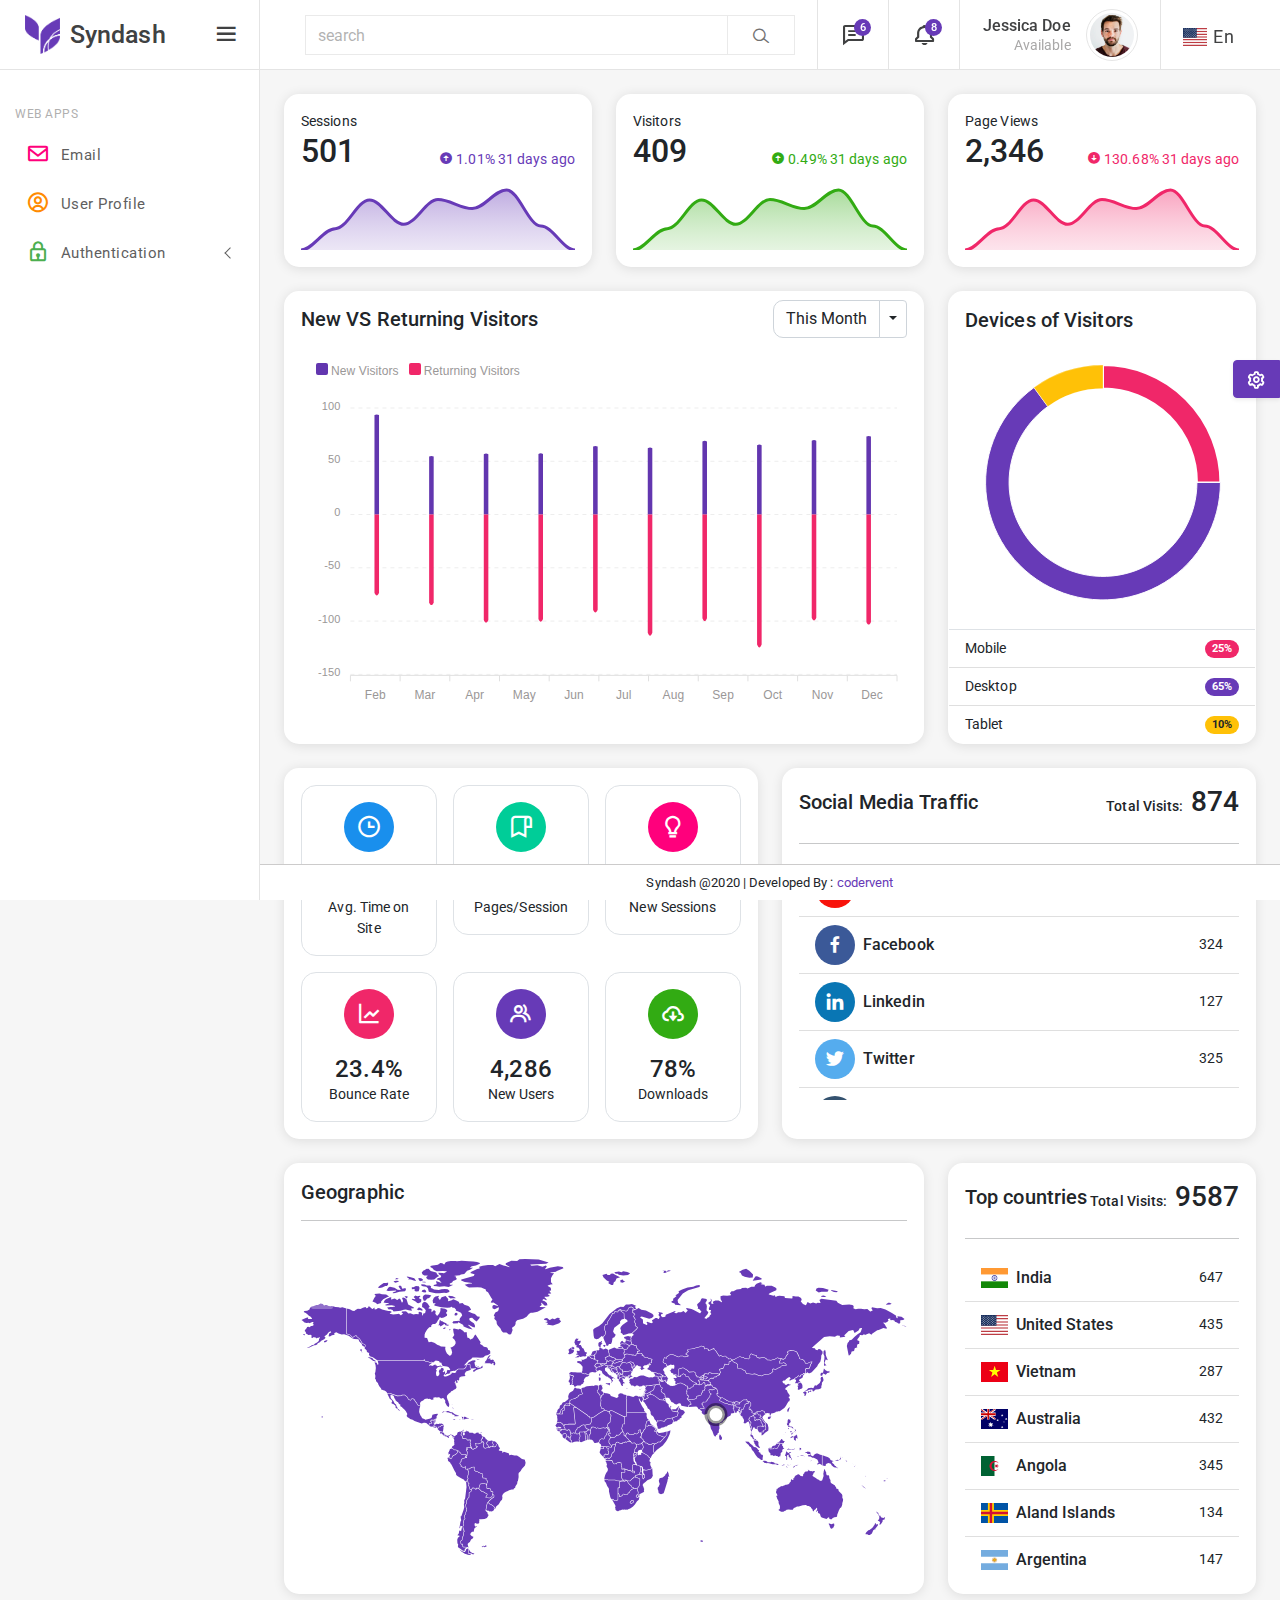
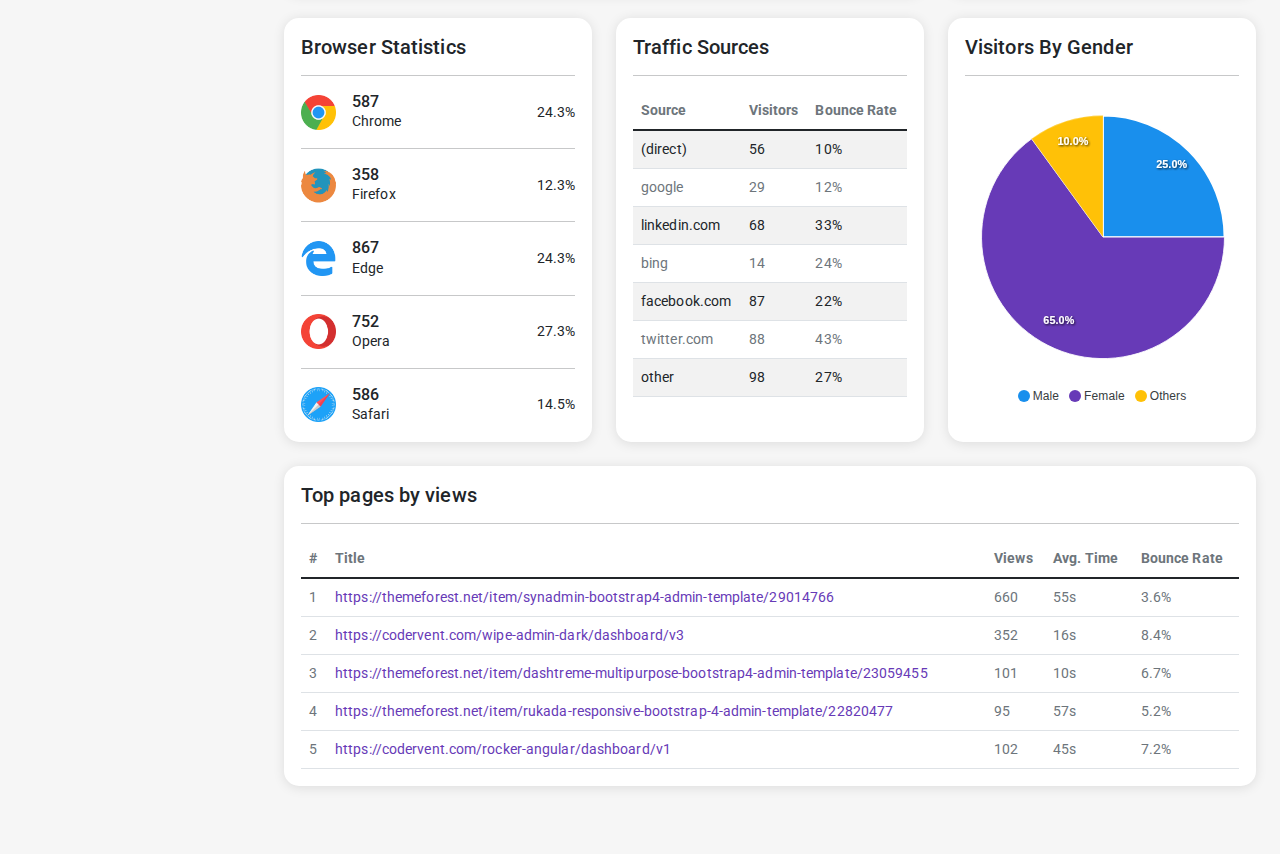
<file: Project2EmailNight/wwwroot/vertical-20260127T171413Z-3-001/vertical/index.html>
<!DOCTYPE html>
<html lang="en">

<head>
	<!-- Required meta tags -->
	<meta charset="utf-8" />
	<meta name="viewport" content="width=device-width, initial-scale=1, shrink-to-fit=no" />
	<title>Syndash - Bootstrap4 Admin Template</title>
	<!--favicon-->
	<link rel="icon" href="assets/images/favicon-32x32.png" type="image/png" />
	<!-- Vector CSS -->
	<link href="assets/plugins/vectormap/jquery-jvectormap-2.0.2.css" rel="stylesheet" />
	<!--plugins-->
	<link href="assets/plugins/simplebar/css/simplebar.css" rel="stylesheet" />
	<link href="assets/plugins/perfect-scrollbar/css/perfect-scrollbar.css" rel="stylesheet" />
	<link href="assets/plugins/metismenu/css/metisMenu.min.css" rel="stylesheet" />
	<!-- loader-->
	<link href="assets/css/pace.min.css" rel="stylesheet" />
	<script src="assets/js/pace.min.js"></script>
	<!-- Bootstrap CSS -->
	<link rel="stylesheet" href="assets/css/bootstrap.min.css" />
	<link rel="stylesheet" href="https://fonts.googleapis.com/css2?family=Open+Sans:wght@300;400;600&family=Roboto&display=swap" />
	<!-- Icons CSS -->
	<link rel="stylesheet" href="assets/css/icons.css" />
	<!-- App CSS -->
	<link rel="stylesheet" href="assets/css/app.css" />
	<link rel="stylesheet" href="assets/css/dark-sidebar.css" />
	<link rel="stylesheet" href="assets/css/dark-theme.css" />
</head>

<body>
	<!-- wrapper -->
	<div class="wrapper">
		<!--sidebar-wrapper-->
		<div class="sidebar-wrapper" data-simplebar="true">
			<div class="sidebar-header">
				<div class="">
					<img src="assets/images/logo-icon.png" class="logo-icon-2" alt="" />
				</div>
				<div>
					<h4 class="logo-text">Syndash</h4>
				</div>
				<a href="javascript:;" class="toggle-btn ms-auto"> <i class="bx bx-menu"></i>
				</a>
			</div>
			<!--navigation-->
			<ul class="metismenu" id="menu">
				<li class="menu-label">Web Apps</li>
				<li>
					<a href="emailbox.html">
						<div class="parent-icon icon-color-2">
							<i class="bx bx-envelope"></i>
						</div>
						<div class="menu-title">Email</div>
					</a>
				</li>

				<li>
					<a href="user-profile.html">
						<div class="parent-icon icon-color-4">
							<i class="bx bx-user-circle"></i>
						</div>
						<div class="menu-title">User Profile</div>
					</a>
				</li>

				<li>
					<a class="has-arrow" href="javascript:;">
						<div class="parent-icon icon-color-3">
							<i class="bx bx-lock"></i>
						</div>
						<div class="menu-title">Authentication</div>
					</a>
					<ul>
						<li>
							<a href="authentication-login.html" target="_blank"><i class="bx bx-right-arrow-alt"></i>Login</a>
						</li>
						<li>
							<a href="authentication-register.html" target="_blank"><i class="bx bx-right-arrow-alt"></i>Register</a>
						</li>
						<li>
							<a href="authentication-forgot-password.html" target="_blank"><i class="bx bx-right-arrow-alt"></i>Forgot Password</a>
						</li>
						<li>
							<a href="authentication-reset-password.html" target="_blank"><i class="bx bx-right-arrow-alt"></i>Reset Password</a>
						</li>
						<li>
							<a href="authentication-lock-screen.html" target="_blank"><i class="bx bx-right-arrow-alt"></i>Lock Screen</a>
						</li>
					</ul>
				</li>


			</ul>
			<!--end navigation-->
		</div>
		<!--end sidebar-wrapper-->
		<!--header-->
		<header class="top-header">
			<nav class="navbar navbar-expand">
				<div class="left-topbar d-flex align-items-center">
					<a href="javascript:;" class="toggle-btn">	<i class="bx bx-menu"></i>
					</a>
				</div>
				<div class="flex-grow-1 search-bar">
					<div class="input-group">
						 <button class="btn btn-search-back search-arrow-back" type="button"><i class="bx bx-arrow-back"></i></button>
						 <input type="text" class="form-control" placeholder="search" />
						 <button class="btn btn-search" type="button"><i class="lni lni-search-alt"></i></button>
					</div>
				</div>
				<div class="right-topbar ms-auto">
					<ul class="navbar-nav">
						<li class="nav-item search-btn-mobile">
							<a class="nav-link position-relative" href="javascript:;">	<i class="bx bx-search vertical-align-middle"></i>
							</a>
						</li>
						<li class="nav-item dropdown dropdown-lg">
							<a class="nav-link dropdown-toggle dropdown-toggle-nocaret position-relative" href="javascript:;" data-bs-toggle="dropdown">	<span class="msg-count">6</span>
								<i class="bx bx-comment-detail vertical-align-middle"></i>
							</a>
							<div class="dropdown-menu dropdown-menu-end">
								<a href="javascript:;">
									<div class="msg-header">
										<h6 class="msg-header-title">6 New</h6>
										<p class="msg-header-subtitle">Application Messages</p>
									</div>
								</a>
								<div class="header-message-list">
									<a class="dropdown-item" href="javascript:;">
										<div class="d-flex align-items-center">
											<div class="user-online">
												<img src="assets/images/avatars/avatar-1.png" class="msg-avatar" alt="user avatar">
											</div>
											<div class="flex-grow-1">
												<h6 class="msg-name">Daisy Anderson <span class="msg-time float-end">5 sec
													ago</span></h6>
												<p class="msg-info">The standard chunk of lorem</p>
											</div>
										</div>
									</a>
									<a class="dropdown-item" href="javascript:;">
										<div class="d-flex align-items-center">
											<div class="user-online">
												<img src="assets/images/avatars/avatar-2.png" class="msg-avatar" alt="user avatar">
											</div>
											<div class="flex-grow-1">
												<h6 class="msg-name">Althea Cabardo <span class="msg-time float-end">14
													sec ago</span></h6>
												<p class="msg-info">Many desktop publishing packages</p>
											</div>
										</div>
									</a>
									<a class="dropdown-item" href="javascript:;">
										<div class="d-flex align-items-center">
											<div class="user-online">
												<img src="assets/images/avatars/avatar-3.png" class="msg-avatar" alt="user avatar">
											</div>
											<div class="flex-grow-1">
												<h6 class="msg-name">Oscar Garner <span class="msg-time float-end">8 min
													ago</span></h6>
												<p class="msg-info">Various versions have evolved over</p>
											</div>
										</div>
									</a>
									<a class="dropdown-item" href="javascript:;">
										<div class="d-flex align-items-center">
											<div class="user-online">
												<img src="assets/images/avatars/avatar-4.png" class="msg-avatar" alt="user avatar">
											</div>
											<div class="flex-grow-1">
												<h6 class="msg-name">Katherine Pechon <span class="msg-time float-end">15
													min ago</span></h6>
												<p class="msg-info">Making this the first true generator</p>
											</div>
										</div>
									</a>
									<a class="dropdown-item" href="javascript:;">
										<div class="d-flex align-items-center">
											<div class="user-online">
												<img src="assets/images/avatars/avatar-5.png" class="msg-avatar" alt="user avatar">
											</div>
											<div class="flex-grow-1">
												<h6 class="msg-name">Amelia Doe <span class="msg-time float-end">22 min
													ago</span></h6>
												<p class="msg-info">Duis aute irure dolor in reprehenderit</p>
											</div>
										</div>
									</a>
									<a class="dropdown-item" href="javascript:;">
										<div class="d-flex align-items-center">
											<div class="user-online">
												<img src="assets/images/avatars/avatar-6.png" class="msg-avatar" alt="user avatar">
											</div>
											<div class="flex-grow-1">
												<h6 class="msg-name">Cristina Jhons <span class="msg-time float-end">2 hrs
													ago</span></h6>
												<p class="msg-info">The passage is attributed to an unknown</p>
											</div>
										</div>
									</a>
									<a class="dropdown-item" href="javascript:;">
										<div class="d-flex align-items-center">
											<div class="user-online">
												<img src="assets/images/avatars/avatar-7.png" class="msg-avatar" alt="user avatar">
											</div>
											<div class="flex-grow-1">
												<h6 class="msg-name">James Caviness <span class="msg-time float-end">4 hrs
													ago</span></h6>
												<p class="msg-info">The point of using Lorem</p>
											</div>
										</div>
									</a>
									<a class="dropdown-item" href="javascript:;">
										<div class="d-flex align-items-center">
											<div class="user-online">
												<img src="assets/images/avatars/avatar-8.png" class="msg-avatar" alt="user avatar">
											</div>
											<div class="flex-grow-1">
												<h6 class="msg-name">Peter Costanzo <span class="msg-time float-end">6 hrs
													ago</span></h6>
												<p class="msg-info">It was popularised in the 1960s</p>
											</div>
										</div>
									</a>
									<a class="dropdown-item" href="javascript:;">
										<div class="d-flex align-items-center">
											<div class="user-online">
												<img src="assets/images/avatars/avatar-9.png" class="msg-avatar" alt="user avatar">
											</div>
											<div class="flex-grow-1">
												<h6 class="msg-name">David Buckley <span class="msg-time float-end">2 hrs
													ago</span></h6>
												<p class="msg-info">Various versions have evolved over</p>
											</div>
										</div>
									</a>
									<a class="dropdown-item" href="javascript:;">
										<div class="d-flex align-items-center">
											<div class="user-online">
												<img src="assets/images/avatars/avatar-10.png" class="msg-avatar" alt="user avatar">
											</div>
											<div class="flex-grow-1">
												<h6 class="msg-name">Thomas Wheeler <span class="msg-time float-end">2 days
													ago</span></h6>
												<p class="msg-info">If you are going to use a passage</p>
											</div>
										</div>
									</a>
									<a class="dropdown-item" href="javascript:;">
										<div class="d-flex align-items-center">
											<div class="user-online">
												<img src="assets/images/avatars/avatar-11.png" class="msg-avatar" alt="user avatar">
											</div>
											<div class="flex-grow-1">
												<h6 class="msg-name">Johnny Seitz <span class="msg-time float-end">5 days
													ago</span></h6>
												<p class="msg-info">All the Lorem Ipsum generators</p>
											</div>
										</div>
									</a>
								</div>
								<a href="javascript:;">
									<div class="text-center msg-footer">View All Messages</div>
								</a>
							</div>
						</li>
						<li class="nav-item dropdown dropdown-lg">
							<a class="nav-link dropdown-toggle dropdown-toggle-nocaret position-relative" href="javascript:;" data-bs-toggle="dropdown">	<i class="bx bx-bell vertical-align-middle"></i>
								<span class="msg-count">8</span>
							</a>
							<div class="dropdown-menu dropdown-menu-end">
								<a href="javascript:;">
									<div class="msg-header">
										<h6 class="msg-header-title">8 New</h6>
										<p class="msg-header-subtitle">Application Notifications</p>
									</div>
								</a>
								<div class="header-notifications-list">
									<a class="dropdown-item" href="javascript:;">
										<div class="d-flex align-items-center">
											<div class="notify bg-light-primary text-primary"><i class="bx bx-group"></i>
											</div>
											<div class="flex-grow-1">
												<h6 class="msg-name">New Customers<span class="msg-time float-end">14 Sec
													ago</span></h6>
												<p class="msg-info">5 new user registered</p>
											</div>
										</div>
									</a>
									<a class="dropdown-item" href="javascript:;">
										<div class="d-flex align-items-center">
											<div class="notify bg-light-danger text-danger"><i class="bx bx-cart-alt"></i>
											</div>
											<div class="flex-grow-1">
												<h6 class="msg-name">New Orders <span class="msg-time float-end">2 min
													ago</span></h6>
												<p class="msg-info">You have recived new orders</p>
											</div>
										</div>
									</a>
									<a class="dropdown-item" href="javascript:;">
										<div class="d-flex align-items-center">
											<div class="notify bg-light-shineblue text-shineblue"><i class="bx bx-file"></i>
											</div>
											<div class="flex-grow-1">
												<h6 class="msg-name">24 PDF File<span class="msg-time float-end">19 min
													ago</span></h6>
												<p class="msg-info">The pdf files generated</p>
											</div>
										</div>
									</a>
									<a class="dropdown-item" href="javascript:;">
										<div class="d-flex align-items-center">
											<div class="notify bg-light-cyne text-cyne"><i class="bx bx-send"></i>
											</div>
											<div class="flex-grow-1">
												<h6 class="msg-name">Time Response <span class="msg-time float-end">28 min
													ago</span></h6>
												<p class="msg-info">5.1 min avarage time response</p>
											</div>
										</div>
									</a>
									<a class="dropdown-item" href="javascript:;">
										<div class="d-flex align-items-center">
											<div class="notify bg-light-purple text-purple"><i class="bx bx-home-circle"></i>
											</div>
											<div class="flex-grow-1">
												<h6 class="msg-name">New Product Approved <span
													class="msg-time float-end">2 hrs ago</span></h6>
												<p class="msg-info">Your new product has approved</p>
											</div>
										</div>
									</a>
									<a class="dropdown-item" href="javascript:;">
										<div class="d-flex align-items-center">
											<div class="notify bg-light-warning text-warning"><i class="bx bx-message-detail"></i>
											</div>
											<div class="flex-grow-1">
												<h6 class="msg-name">New Comments <span class="msg-time float-end">4 hrs
													ago</span></h6>
												<p class="msg-info">New customer comments recived</p>
											</div>
										</div>
									</a>
									<a class="dropdown-item" href="javascript:;">
										<div class="d-flex align-items-center">
											<div class="notify bg-light-success text-success"><i class='bx bx-check-square'></i>
											</div>
											<div class="flex-grow-1">
												<h6 class="msg-name">Your item is shipped <span class="msg-time float-end">5 hrs
													ago</span></h6>
												<p class="msg-info">Successfully shipped your item</p>
											</div>
										</div>
									</a>
									<a class="dropdown-item" href="javascript:;">
										<div class="d-flex align-items-center">
											<div class="notify bg-light-sinata text-sinata"><i class='bx bx-user-pin'></i>
											</div>
											<div class="flex-grow-1">
												<h6 class="msg-name">New 24 authors<span class="msg-time float-end">1 day
													ago</span></h6>
												<p class="msg-info">24 new authors joined last week</p>
											</div>
										</div>
									</a>
									<a class="dropdown-item" href="javascript:;">
										<div class="d-flex align-items-center">
											<div class="notify bg-light-mehandi text-mehandi"><i class='bx bx-door-open'></i>
											</div>
											<div class="flex-grow-1">
												<h6 class="msg-name">Defense Alerts <span class="msg-time float-end">2 weeks
													ago</span></h6>
												<p class="msg-info">45% less alerts last 4 weeks</p>
											</div>
										</div>
									</a>
								</div>
								<a href="javascript:;">
									<div class="text-center msg-footer">View All Notifications</div>
								</a>
							</div>
						</li>
						<li class="nav-item dropdown dropdown-user-profile">
							<a class="nav-link dropdown-toggle dropdown-toggle-nocaret" href="javascript:;" data-bs-toggle="dropdown">
								<div class="d-flex user-box align-items-center">
									<div class="user-info">
										<p class="user-name mb-0">Jessica Doe</p>
										<p class="designattion mb-0">Available</p>
									</div>
									<img src="assets/images/avatars/avatar-1.png" class="user-img" alt="user avatar">
								</div>
							</a>
							<div class="dropdown-menu dropdown-menu-end">	
								<a class="dropdown-item" href="javascript:;"><i
										class="bx bx-user"></i><span>Profile</span></a>
								<a class="dropdown-item" href="javascript:;"><i
										class="bx bx-cog"></i><span>Settings</span></a>
								<a class="dropdown-item" href="javascript:;"><i
										class="bx bx-tachometer"></i><span>Dashboard</span></a>
								<a class="dropdown-item" href="javascript:;"><i
										class="bx bx-wallet"></i><span>Earnings</span></a>
								<a class="dropdown-item" href="javascript:;"><i
										class="bx bx-cloud-download"></i><span>Downloads</span></a>
								<div class="dropdown-divider mb-0"></div>	<a class="dropdown-item" href="javascript:;"><i
										class="bx bx-power-off"></i><span>Logout</span></a>
							</div>
						</li>
						<li class="nav-item dropdown dropdown-language">
							<a class="nav-link dropdown-toggle dropdown-toggle-nocaret" href="javascript:;" data-bs-toggle="dropdown">
								<div class="lang d-flex">
									<div><i class="flag-icon flag-icon-um"></i>
									</div>
									<div><span>En</span>
									</div>
								</div>
							</a>
							<div class="dropdown-menu dropdown-menu-end">
								<a class="dropdown-item" href="javascript:;"><i
										class="flag-icon flag-icon-de"></i><span>German</span></a>
								<a class="dropdown-item" href="javascript:;"><i
										class="flag-icon flag-icon-fr"></i><span>French</span></a>
								<a class="dropdown-item" href="javascript:;"><i
										class="flag-icon flag-icon-um"></i><span>English</span></a>
								<a class="dropdown-item" href="javascript:;"><i
										class="flag-icon flag-icon-in"></i><span>Hindi</span></a>
								<a class="dropdown-item" href="javascript:;"><i
										class="flag-icon flag-icon-cn"></i><span>Chinese</span></a>
								<a class="dropdown-item" href="javascript:;"><i
										class="flag-icon flag-icon-ae"></i><span>Arabic</span></a>
							</div>
						</li>
					</ul>
				</div>
			</nav>
		</header>
		<!--end header-->
		<!--page-wrapper-->
		<div class="page-wrapper">
			<!--page-content-wrapper-->
			<div class="page-content-wrapper">
				<div class="page-content">
					<div class="row">
						<div class="col-12 col-lg-4">
							<div class="card radius-15 overflow-hidden">
								<div class="card-body">
									<div class="d-flex">
										<div>
											<p class="mb-0 font-weight-bold">Sessions</p>
											<h2 class="mb-0">501</h2>
										</div>
										<div class="ms-auto align-self-end">
											<p class="mb-0 font-14 text-primary"><i class='bx bxs-up-arrow-circle'></i>  <span>1.01% 31 days ago</span>
											</p>
										</div>
									</div>
									<div id="chart1"></div>
								</div>
							</div>
						</div>
						<div class="col-12 col-lg-4">
							<div class="card radius-15 overflow-hidden">
								<div class="card-body">
									<div class="d-flex">
										<div>
											<p class="mb-0 font-weight-bold">Visitors</p>
											<h2 class="mb-0">409</h2>
										</div>
										<div class="ms-auto align-self-end">
											<p class="mb-0 font-14 text-success"><i class='bx bxs-up-arrow-circle'></i>  <span>0.49% 31 days ago</span>
											</p>
										</div>
									</div>
									<div id="chart2"></div>
								</div>
							</div>
						</div>
						<div class="col-12 col-lg-4">
							<div class="card radius-15 overflow-hidden">
								<div class="card-body">
									<div class="d-flex">
										<div>
											<p class="mb-0 font-weight-bold">Page Views</p>
											<h2 class="mb-0">2,346</h2>
										</div>
										<div class="ms-auto align-self-end">
											<p class="mb-0 font-14 text-danger"><i class='bx bxs-down-arrow-circle'></i>  <span>130.68% 31 days ago</span>
											</p>
										</div>
									</div>
									<div id="chart3"></div>
								</div>
							</div>
						</div>
					</div>
					<!--end row-->
					<div class="row">
						<div class="col-12 col-lg-8 d-flex">
							<div class="card radius-15 w-100">
								<div class="card-header border-bottom-0">
									<div class="d-flex align-items-center">
										<div>
											<h5 class="mb-lg-0">New VS Returning Visitors</h5>
										</div>
										<div class="ms-auto mb-2 mb-lg-0">
											<div class="btn-group-round">
												<div class="btn-group">
													<button type="button" class="btn btn-white">This Month</button>
													<button type="button" class="btn btn-white dropdown-toggle dropdown-toggle-split" data-bs-toggle="dropdown" aria-haspopup="true" aria-expanded="false">	<span class="visually-hidden">Toggle Dropdown</span>
													</button>
													<div class="dropdown-menu">
														<a class="dropdown-item" href="javaScript:;">This Week</a>
														<a class="dropdown-item" href="javaScript:;">This Year</a>
													</div>
												</div>
											</div>
										</div>
									</div>
								</div>
								<div class="card-body">
									<div id="chart4"></div>
								</div>
							</div>
						</div>
						<div class="col-12 col-lg-4 d-flex">
							<div class="card radius-15 w-100">
								<div class="card-body">
									<div class="d-lg-flex align-items-center">
										<div>
											<h5 class="mb-4">Devices of Visitors</h5>
										</div>
									</div>
									<div id="chart5"></div>
								</div>
								<ul class="list-group list-group-flush mb-0">
									<li class="list-group-item border-top d-flex justify-content-between align-items-center bg-transparent">Mobile<span class="badge bg-danger rounded-pill">25%</span>
									</li>
									<li class="list-group-item d-flex justify-content-between align-items-center bg-transparent">Desktop<span class="badge bg-primary rounded-pill">65%</span>
									</li>
									<li class="list-group-item d-flex justify-content-between align-items-center bg-transparent">Tablet<span class="badge bg-warning rounded-pill text-dark">10%</span>
									</li>
								</ul>
							</div>
						</div>
					</div>
					<!--end row-->
					<div class="row">
						<div class="col-12 col-lg-12 col-xl-6 d-flex">
							<div class="card radius-15 w-100">
								<div class="card-body">
                                    <div class="row row-cols-1 row-cols-md-3 g-3">
										<div class="col">
											<div class="card radius-15 mb-0 shadow-none border">
												<div class="card-body text-center">
													<div class="widgets-icons mx-auto rounded-circle bg-info text-white"><i class='bx bx-time'></i>
													</div>
													<h4 class="mb-0 font-weight-bold mt-3">2m 28s</h4>
													<p class="mb-0">Avg. Time on Site</p>
												</div>
											</div>
										</div>
										<div class="col">
											<div class="card radius-15 mb-0 shadow-none border">
												<div class="card-body text-center">
													<div class="widgets-icons mx-auto bg-wall text-white rounded-circle"><i class='bx bx-bookmark-alt'></i>
													</div>
													<h4 class="mb-0 font-weight-bold mt-3">4.68</h4>
													<p class="mb-0">Pages/Session</p>
												</div>
											</div>
										</div>
										<div class="col">
											<div class="card radius-15 mb-0 shadow-none border">
												<div class="card-body text-center">
													<div class="widgets-icons mx-auto bg-rose rounded-circle text-white"><i class='bx bx-bulb'></i>
													</div>
													<h4 class="mb-0 font-weight-bold mt-3">78%</h4>
													<p class="mb-0">New Sessions</p>
												</div>
											</div>
										</div>
										<div class="col">
											<div class="card radius-15 mb-0 shadow-none border">
												<div class="card-body text-center">
													<div class="widgets-icons mx-auto rounded-circle bg-danger text-white"><i class='bx bx-line-chart'></i>
													</div>
													<h4 class="mb-0 font-weight-bold mt-3">23.4%</h4>
													<p class="mb-0">Bounce Rate</p>
												</div>
											</div>
										</div>
										<div class="col">
											<div class="card radius-15 mb-0 shadow-none border">
												<div class="card-body text-center">
													<div class="widgets-icons mx-auto bg-primary rounded-circle text-white"><i class='bx bx-group'></i>
													</div>
													<h4 class="mb-0 font-weight-bold mt-3">4,286</h4>
													<p class="mb-0">New Users</p>
												</div>
											</div>
										</div>
										<div class="col">
											<div class="card radius-15 mb-0 shadow-none border">
												<div class="card-body text-center">
													<div class="widgets-icons mx-auto bg-success text-white rounded-circle"><i class='bx bx-cloud-download'></i>
													</div>
													<h4 class="mb-0 font-weight-bold mt-3">78%</h4>
													<p class="mb-0">Downloads</p>
												</div>
											</div>
										</div>
									</div>
								</div>
							</div>
						</div>
						<div class="col-12 col-lg-12 col-xl-6 d-flex">
							<div class="card radius-15 w-100">
								<div class="card-body">
									<div class="d-lg-flex align-items-center mb-4">
										<div>
											<h5 class="mb-0">Social Media Traffic</h5>
										</div>
										<div class="ms-auto">
											<h3 class="mb-0"><span class="font-14">Total Visits:</span> 874</h3>
										</div>
									</div>
									<hr/>
									<div class="dashboard-social-list">
										<ul class="list-group list-group-flush">
											<li class="list-group-item d-flex align-items-center">
												<div class="d-flex align-items-center gap-2">
													<div class="widgets-social bg-youtube rounded-circle text-white"><i class='bx bxl-youtube'></i>
													</div>
													<div class="">
														<h6 class="mb-0">YouTube</h6>
													</div>
												</div>
												<div class="ms-auto">298</div>
											</li>
											<li class="list-group-item d-flex align-items-center">
												<div class="d-flex align-items-center gap-2">
													<div class="widgets-social bg-facebook rounded-circle text-white"><i class='bx bxl-facebook'></i>
													</div>
													<div class="">
														<h6 class="mb-0">Facebook</h6>
													</div>
												</div>
												<div class="ms-auto">324</div>
											</li>
											<li class="list-group-item d-flex align-items-center">
												<div class="d-flex align-items-center gap-2">
													<div class="widgets-social bg-linkedin rounded-circle text-white"><i class='bx bxl-linkedin'></i>
													</div>
													<div class="">
														<h6 class="mb-0">Linkedin</h6>
													</div>
												</div>
												<div class="ms-auto">127</div>
											</li>
											<li class="list-group-item d-flex align-items-center">
												<div class="d-flex align-items-center gap-2">
													<div class="widgets-social bg-twitter rounded-circle text-white"><i class='bx bxl-twitter'></i>
													</div>
													<div class="">
														<h6 class="mb-0">Twitter</h6>
													</div>
												</div>
												<div class="ms-auto">325</div>
											</li>
											<li class="list-group-item d-flex align-items-center">
												<div class="d-flex align-items-center gap-2">
													<div class="widgets-social bg-tumblr rounded-circle text-white"><i class='bx bxl-tumblr'></i>
													</div>
													<div class="">
														<h6 class="mb-0">Tumblr</h6>
													</div>
												</div>
												<div class="ms-auto">287</div>
											</li>
											<li class="list-group-item d-flex align-items-center">
												<div class="d-flex align-items-center gap-2">
													<div class="widgets-social bg-dribbble rounded-circle text-white"><i class='bx bxl-dribbble'></i>
													</div>
													<div class="">
														<h6 class="mb-0">Dribbble</h6>
													</div>
												</div>
												<div class="ms-auto">154</div>
											</li>
										</ul>
									</div>
								</div>
							</div>
						</div>
					</div>
					<!--end row-->
					<div class="row">
						<div class="col-12 col-lg-12 col-xl-8">
							<div class="card radius-15">
								<div class="card-body">
									<div class="card-title">
										<h5 class="mb-0">Geographic</h5>
									</div>
									<hr/>
									<div id="geographic-map"></div>
								</div>
							</div>
						</div>
						<div class="col-12 col-lg-12 col-xl-4">
							<div class="card radius-15">
								<div class="card-body">
									<div class="d-lg-flex align-items-center mb-4">
										<div>
											<h5 class="mb-0">Top countries</h5>
										</div>
										<div class="ms-auto">
											<h3 class="mb-0"><span class="font-14">Total Visits:</span> 9587</h3>
										</div>
									</div>
									<hr/>
									<div class="dashboard-top-countries">
										<ul class="list-group list-group-flush">
											<li class="list-group-item d-flex align-items-center">
												<div class="d-flex align-items-center gap-2">
													<div class="font-20"><i class="flag-icon flag-icon-in"></i>
													</div>
													<div class="">
														<h6 class="mb-0">India</h6>
													</div>
												</div>
												<div class="ms-auto">647</div>
											</li>
											<li class="list-group-item d-flex align-items-center">
												<div class="d-flex align-items-center gap-2">
													<div class="font-20"><i class="flag-icon flag-icon-us"></i>
													</div>
													<div class="media-body ml-2">
														<h6 class="mb-0">United States</h6>
													</div>
												</div>
												<div class="ms-auto">435</div>
											</li>
											<li class="list-group-item d-flex align-items-center">
												<div class="d-flex align-items-center gap-2">
													<div class="font-20"><i class="flag-icon flag-icon-vn"></i>
													</div>
													<div class="">
														<h6 class="mb-0">Vietnam</h6>
													</div>
												</div>
												<div class="ms-auto">287</div>
											</li>
											<li class="list-group-item d-flex align-items-center">
												<div class="d-flex align-items-center gap-2">
													<div class="font-20"><i class="flag-icon flag-icon-au"></i>
													</div>
													<div class="">
														<h6 class="mb-0">Australia</h6>
													</div>
												</div>
												<div class="ms-auto">432</div>
											</li>
											<li class="list-group-item d-flex align-items-center">
												<div class="d-flex align-items-center gap-2">
													<div class="font-20"><i class="flag-icon flag-icon-dz"></i>
													</div>
													<div class="">
														<h6 class="mb-0">Angola</h6>
													</div>
												</div>
												<div class="ms-auto">345</div>
											</li>
											<li class="list-group-item d-flex align-items-center">
												<div class="d-flex align-items-center gap-2">
													<div class="font-20"><i class="flag-icon flag-icon-ax"></i>
													</div>
													<div class="">
														<h6 class="mb-0">Aland Islands</h6>
													</div>
												</div>
												<div class="ms-auto">134</div>
											</li>
											<li class="list-group-item d-flex align-items-center">
												<div class="d-flex align-items-center gap-2">
													<div class="font-20"><i class="flag-icon flag-icon-ar"></i>
													</div>
													<div class="">
														<h6 class="mb-0">Argentina</h6>
													</div>
												</div>
												<div class="ms-auto">147</div>
											</li>
											<li class="list-group-item d-flex align-items-center">
												<div class="d-flex align-items-center gap-2">
													<div class="font-20"><i class="flag-icon flag-icon-be"></i>
													</div>
													<div class="">
														<h6 class="mb-0">Belgium</h6>
													</div>
												</div>
												<div class="ms-auto">210</div>
											</li>
										</ul>
									</div>
								</div>
							</div>
						</div>
					</div>
					<!--end row-->

					<div class="row row-cols-1 row-cols-lg-3">
                      <div class="col d-flex">
						<div class="card radius-15 w-100">
							<div class="card-body">
								<div class="card-title">
									<h5 class="mb-0">Browser Statistics </h5>
								</div>
								<hr/>
								<div class="d-flex align-items-center gap-3">
									<div>
										<img src="assets/images/icons/chrome.png" width="35" height="35" alt="" />
									</div>
									<div class="">
										<h6 class="mb-0">587</h6>
										<p class="mb-0">Chrome</p>
									</div>
									<p class="mb-0 ms-auto">24.3%</p>
								</div>
								<hr/>
								<div class="d-flex align-items-center gap-3">
									<div>
										<img src="assets/images/icons/firefox.png" width="35" height="35" alt="" />
									</div>
									<div class="">
										<h6 class="mb-0">358</h6>
										<p class="mb-0">Firefox</p>
									</div>
									<p class="mb-0 ms-auto">12.3%</p>
								</div>
								<hr/>
								<div class="d-flex align-items-center gap-3">
									<div>
										<img src="assets/images/icons/edge.png" width="35" height="35" alt="" />
									</div>
									<div class="">
										<h6 class="mb-0">867</h6>
										<p class="mb-0">Edge</p>
									</div>
									<p class="mb-0 ms-auto">24.3%</p>
								</div>
								<hr/>
								<div class="d-flex align-items-center gap-3">
									<div>
										<img src="assets/images/icons/opera.png" width="35" height="35" alt="" />
									</div>
									<div class="">
										<h6 class="mb-0">752</h6>
										<p class="mb-0">Opera</p>
									</div>
									<p class="mb-0 ms-auto">27.3%</p>
								</div>
								<hr/>
								<div class="d-flex align-items-center gap-3">
									<div>
										<img src="assets/images/icons/safari.png" width="35" height="35" alt="" />
									</div>
									<div class="">
										<h6 class="mb-0">586</h6>
										<p class="mb-0">Safari</p>
									</div>
									<p class="mb-0 ms-auto">14.5%</p>
								</div>
							</div>
						</div>
					  </div>
					  <div class="col d-flex">
						<div class="card radius-15 w-100">
							<div class="card-body">
								<div class="card-title">
									<h5 class="mb-0">Traffic Sources </h5>
								</div>
								<hr/>
								<div class="table-responsive">
									<table class="table table-striped mb-0">
										<thead>
											<tr>
												<th>Source</th>
												<th>Visitors</th>
												<th>Bounce Rate</th>
											</tr>
										</thead>
										<tbody>
											<tr>
												<td>(direct)</td>
												<td>56</td>
												<td>10%</td>
											</tr>
											<tr>
												<td>google</td>
												<td>29</td>
												<td>12%</td>
											</tr>
											<tr>
												<td>linkedin.com</td>
												<td>68</td>
												<td>33%</td>
											</tr>
											<tr>
												<td>bing</td>
												<td>14</td>
												<td>24%</td>
											</tr>
											<tr>
												<td>facebook.com</td>
												<td>87</td>
												<td>22%</td>
											</tr>
											<tr>
												<td>twitter.com</td>
												<td>88</td>
												<td>43%</td>
											</tr>
											<tr>
												<td>other</td>
												<td>98</td>
												<td>27%</td>
											</tr>
										</tbody>
									</table>
								</div>
							</div>
						</div>
					</div>
					<div class="col d-flex">
						<div class="card radius-15 w-100">
							<div class="card-body">
								<div class="card-title">
									<h5 class="mb-0">Visitors By Gender </h5>
								</div>
								<hr/>
								<div id="chart6"></div>
							</div>
						</div>
					 </div>
					</div><!--end row-->


					<div class="card radius-15">
						<div class="card-body">
							<div class="card-title">
								<h5 class="mb-0">Top pages by views </h5>
							</div>
							<hr/>
							<div class="table-responsive">
								<table class="table mb-0">
									<thead class="thead-dark">
										<tr>
											<th>#</th>
											<th>Title</th>
											<th>Views</th>
											<th>Avg. Time</th>
											<th>Bounce Rate</th>
										</tr>
									</thead>
									<tbody>
										<tr>
											<td>1</td>
											<td><a href="https://themeforest.net/item/synadmin-bootstrap4-admin-template/29014766" target="_blank">https://themeforest.net/item/synadmin-bootstrap4-admin-template/29014766</a>
											</td>
											<td>660</td>
											<td>55s</td>
											<td>3.6%</td>
										</tr>
										<tr>
											<td>2</td>
											<td><a href="https://codervent.com/wipe-admin-dark/dashboard/v3" target="_blank">https://codervent.com/wipe-admin-dark/dashboard/v3</a>
											</td>
											<td>352</td>
											<td>16s</td>
											<td>8.4%</td>
										</tr>
										<tr>
											<td>3</td>
											<td><a href="https://themeforest.net/item/dashtreme-multipurpose-bootstrap4-admin-template/23059455" target="_blank">https://themeforest.net/item/dashtreme-multipurpose-bootstrap4-admin-template/23059455</a>
											</td>
											<td>101</td>
											<td>10s</td>
											<td>6.7%</td>
										</tr>
										<tr>
											<td>4</td>
											<td><a href="https://themeforest.net/item/rukada-responsive-bootstrap-4-admin-template/22820477" target="_blank">https://themeforest.net/item/rukada-responsive-bootstrap-4-admin-template/22820477</a>
											</td>
											<td>95</td>
											<td>57s</td>
											<td>5.2%</td>
										</tr>
										<tr>
											<td>5</td>
											<td><a href="https://codervent.com/rocker-angular/dashboard/v1" target="_blank">https://codervent.com/rocker-angular/dashboard/v1</a>
											</td>
											<td>102</td>
											<td>45s</td>
											<td>7.2%</td>
										</tr>
									</tbody>
								</table>
							</div>
						</div>
					</div>
				</div>
			</div>
			<!--end page-content-wrapper-->
		</div>
		<!--end page-wrapper-->
		<!--start overlay-->
		<div class="overlay toggle-btn-mobile"></div>
		<!--end overlay-->
		<!--Start Back To Top Button--> <a href="javaScript:;" class="back-to-top"><i class='bx bxs-up-arrow-alt'></i></a>
		<!--End Back To Top Button-->
		<!--footer -->
		<div class="footer">
			<p class="mb-0">Syndash @2020 | Developed By : <a href="https://themeforest.net/user/codervent" target="_blank">codervent</a>
			</p>
		</div>
		<!-- end footer -->
	</div>
	<!-- end wrapper -->
	<!--start switcher-->
	<div class="switcher-body">
		<button class="btn btn-primary btn-switcher shadow-sm" type="button" data-bs-toggle="offcanvas" data-bs-target="#offcanvasScrolling" aria-controls="offcanvasScrolling"><i class="bx bx-cog bx-spin"></i></button>
		<div class="offcanvas offcanvas-end shadow border-start-0 p-2" data-bs-scroll="true" data-bs-backdrop="false" tabindex="-1" id="offcanvasScrolling">
		  <div class="offcanvas-header border-bottom">
			<h5 class="offcanvas-title" id="offcanvasScrollingLabel">Theme Customizer</h5>
			<button type="button" class="btn-close text-reset" data-bs-dismiss="offcanvas"></button>
		  </div>
		  <div class="offcanvas-body">
			<h6 class="mb-0">Theme Variation</h6>
			<hr>
			<div class="form-check form-check-inline">
			  <input class="form-check-input" type="radio" name="inlineRadioOptions" id="lightmode" value="option1" checked>
			  <label class="form-check-label" for="lightmode">Light</label>
			</div>
			<hr>
			<div class="form-check form-check-inline">
			  <input class="form-check-input" type="radio" name="inlineRadioOptions" id="darkmode" value="option2">
			  <label class="form-check-label" for="darkmode">Dark</label>
			</div>
			<hr>
			<div class="form-check form-check-inline">
				<input class="form-check-input" type="radio" name="inlineRadioOptions" id="darksidebar" value="option3">
				<label class="form-check-label" for="darksidebar">Semi Dark</label>
			  </div>
			  <hr>
			 <div class="form-check form-check-inline">
				<input class="form-check-input" type="radio" name="inlineRadioOptions" id="ColorLessIcons" value="option3">
				<label class="form-check-label" for="ColorLessIcons">Color Less Icons</label>
			  </div>
		  </div>
		</div>
	   </div>
	   <!--end switcher-->
	<!-- JavaScript -->
	
	<!-- Bootstrap JS -->
	<script src="assets/js/bootstrap.bundle.min.js"></script>

	<!--plugins-->
	<script src="assets/js/jquery.min.js"></script>
	<script src="assets/plugins/simplebar/js/simplebar.min.js"></script>
	<script src="assets/plugins/metismenu/js/metisMenu.min.js"></script>
	<script src="assets/plugins/perfect-scrollbar/js/perfect-scrollbar.js"></script>
	<!-- Vector map JavaScript -->
	<script src="assets/plugins/vectormap/jquery-jvectormap-2.0.2.min.js"></script>
	<script src="assets/plugins/vectormap/jquery-jvectormap-world-mill-en.js"></script>
	<script src="assets/plugins/vectormap/jquery-jvectormap-in-mill.js"></script>
	<script src="assets/plugins/vectormap/jquery-jvectormap-us-aea-en.js"></script>
	<script src="assets/plugins/vectormap/jquery-jvectormap-uk-mill-en.js"></script>
	<script src="assets/plugins/vectormap/jquery-jvectormap-au-mill.js"></script>
	<script src="assets/plugins/apexcharts-bundle/js/apexcharts.min.js"></script>
	<script src="assets/js/index.js"></script>
	<!-- App JS -->
	<script src="assets/js/app.js"></script>
	<script>
		new PerfectScrollbar('.dashboard-social-list');
		new PerfectScrollbar('.dashboard-top-countries');
	</script>
</body>

</html>
</file>
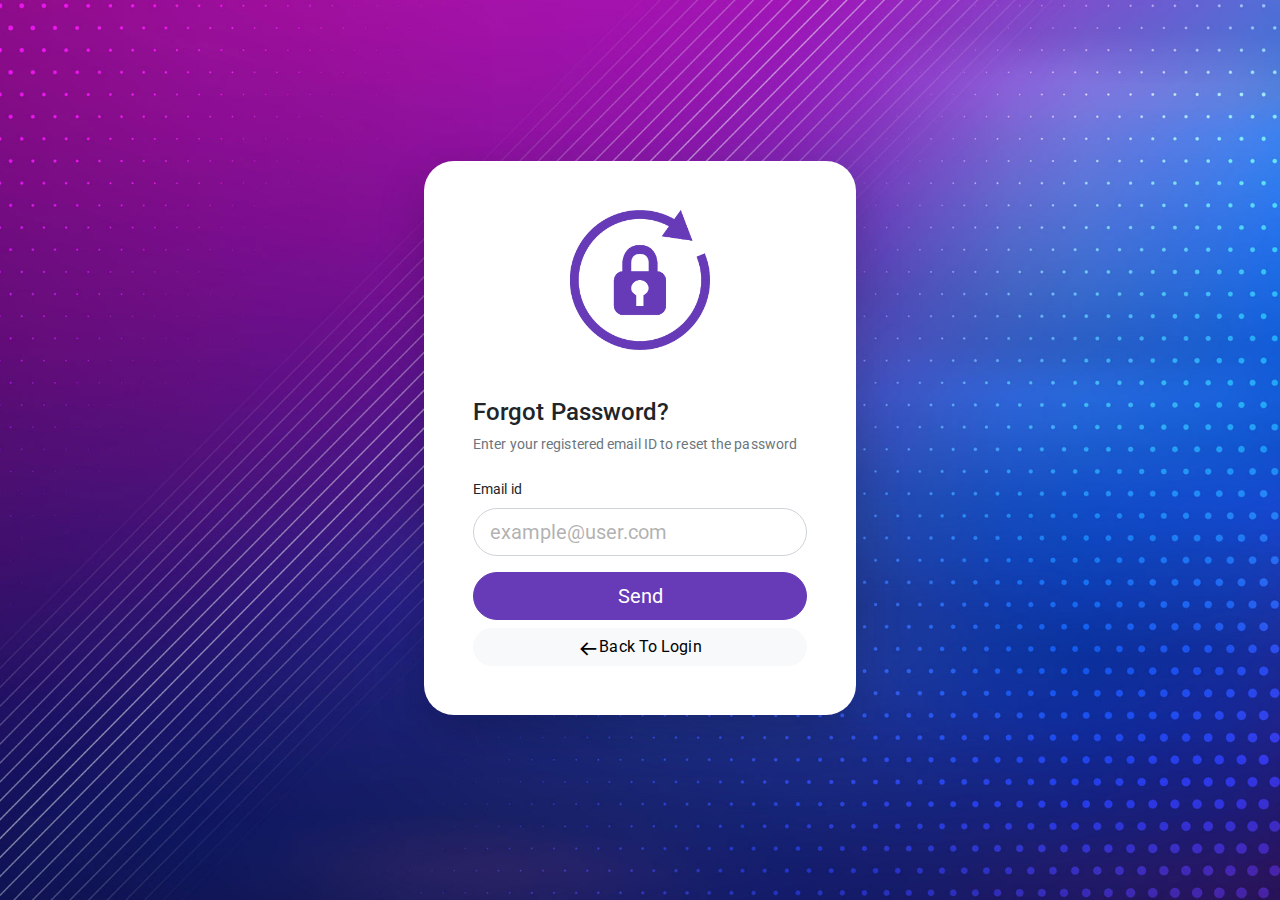
<file: Project2EmailNight/wwwroot/vertical-20260127T171413Z-3-001/vertical/authentication-forgot-password.html>
<!DOCTYPE html>
<html lang="en">

<head>
	<!-- Required meta tags -->
	<meta charset="utf-8" />
	<meta name="viewport" content="width=device-width, initial-scale=1, shrink-to-fit=no" />
	<title>Syndash - Bootstrap4 Admin Template</title>
	<!--favicon-->
	<link rel="icon" href="assets/images/favicon-32x32.png" type="image/png" />
	<!-- loader-->
	<link href="assets/css/pace.min.css" rel="stylesheet" />
	<script src="assets/js/pace.min.js"></script>
	<!-- Bootstrap CSS -->
	<link rel="stylesheet" href="assets/css/bootstrap.min.css" />
	<link rel="stylesheet" href="https://fonts.googleapis.com/css2?family=Open+Sans:wght@300;400;600&family=Roboto&display=swap" />
	<!-- Icons CSS -->
	<link rel="stylesheet" href="assets/css/icons.css" />
	<!-- App CSS -->
	<link rel="stylesheet" href="assets/css/app.css" />
</head>

<body class="bg-forgot">
	<!-- wrapper -->
	<div class="wrapper">
		<div class="authentication-forgot d-flex align-items-center justify-content-center">
			<div class="card shadow-lg forgot-box">
				<div class="card-body p-md-5">
					<div class="text-center">
						<img src="assets/images/icons/forgot-2.png" width="140" alt="" />
					</div>
					<h4 class="mt-5 font-weight-bold">Forgot Password?</h4>
					<p class="text-muted">Enter your registered email ID to reset the password</p>
					<div class="mb-3 mt-4">
						<label class="form-label">Email id</label>
						<input type="text" class="form-control form-control-lg radius-30" placeholder="example@user.com" />
					</div>
					<div class="d-grid gap-2">
						<button type="button" class="btn btn-primary btn-lg radius-30">Send</button>
						 <a href="authentication-login.html" class="btn btn-light radius-30"><i class='bx bx-arrow-back mr-1'></i>Back to Login</a>
					</div>
				</div>
			</div>
		</div>
	</div>
	<!-- end wrapper -->
</body>

</html>
</file>
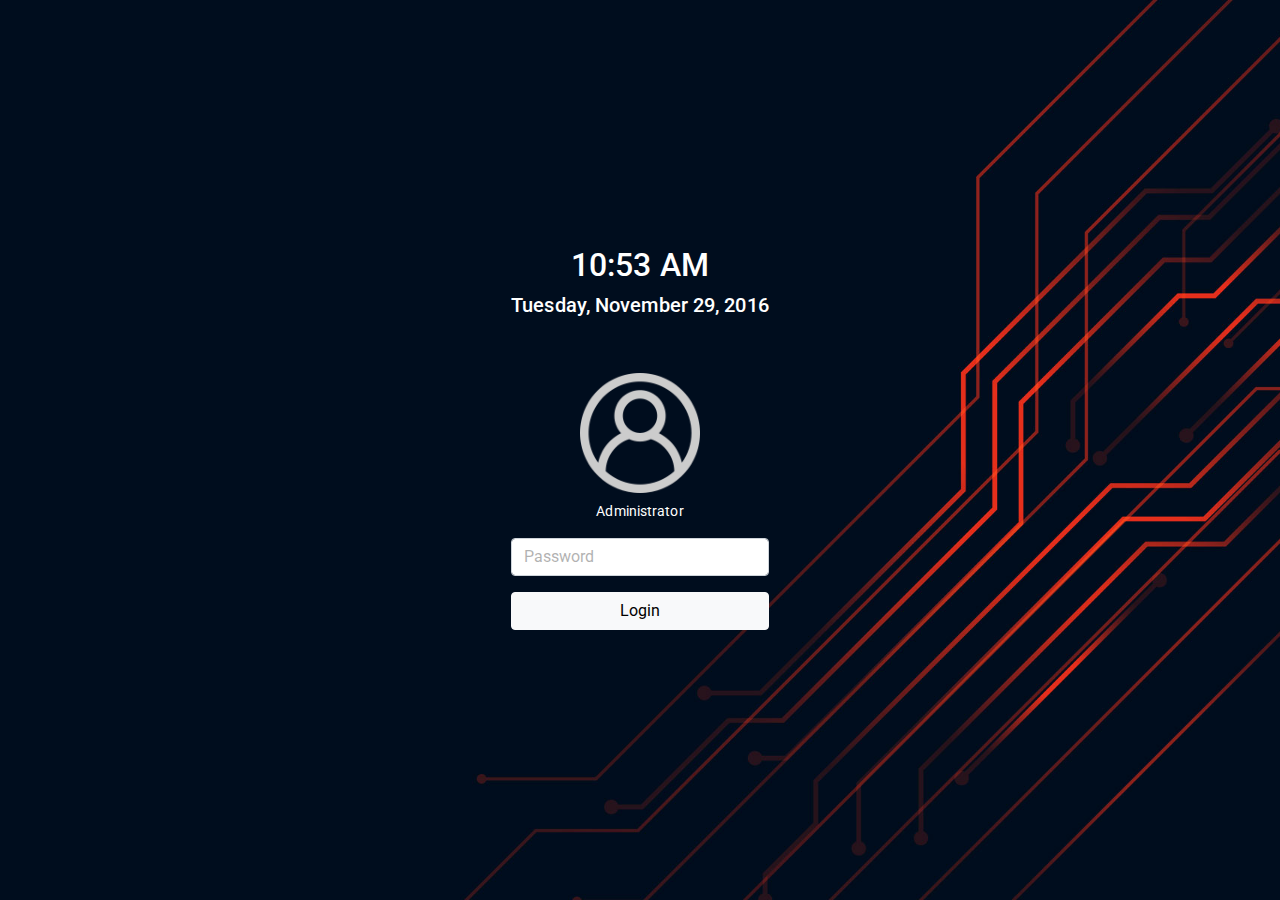
<file: Project2EmailNight/wwwroot/vertical-20260127T171413Z-3-001/vertical/authentication-lock-screen.html>
<!DOCTYPE html>
<html lang="en">

<head>
	<!-- Required meta tags -->
	<meta charset="utf-8" />
	<meta name="viewport" content="width=device-width, initial-scale=1, shrink-to-fit=no" />
	<title>Syndash - Bootstrap4 Admin Template</title>
	<!--favicon-->
	<link rel="icon" href="assets/images/favicon-32x32.png" type="image/png" />
	<!-- loader-->
	<link href="assets/css/pace.min.css" rel="stylesheet" />
	<script src="assets/js/pace.min.js"></script>
	<!-- Bootstrap CSS -->
	<link rel="stylesheet" href="assets/css/bootstrap.min.css" />
	<link rel="stylesheet" href="https://fonts.googleapis.com/css2?family=Open+Sans:wght@300;400;600&family=Roboto&display=swap" />
	<!-- Icons CSS -->
	<link rel="stylesheet" href="assets/css/icons.css" />
	<!-- App CSS -->
	<link rel="stylesheet" href="assets/css/app.css" />
</head>

<body class="bg-lock-screen">
	<!-- wrapper -->
	<div class="wrapper">
		<div class="authentication-lock-screen d-flex align-items-center justify-content-center">
			<div class="card shadow-none bg-transparent">
				<div class="card-body p-md-5 text-center">
					<h2 class="text-white">10:53 AM</h2>
					<h5 class="text-white">Tuesday, November 29, 2016</h5>
					<div class="">
						<img src="assets/images/icons/user.png" class="mt-5" width="120" alt="" />
					</div>
					<p class="mt-2 text-white">Administrator</p>
					<div class="mb-3 mt-3">
						<input type="password" class="form-control" placeholder="Password" />
					</div>
					<div class="d-grid">
						<button type="button" class="btn btn-light">Login</button>
					</div>
				</div>
			</div>
		</div>
	</div>
	<!-- end wrapper -->
</body>

</html>
</file>
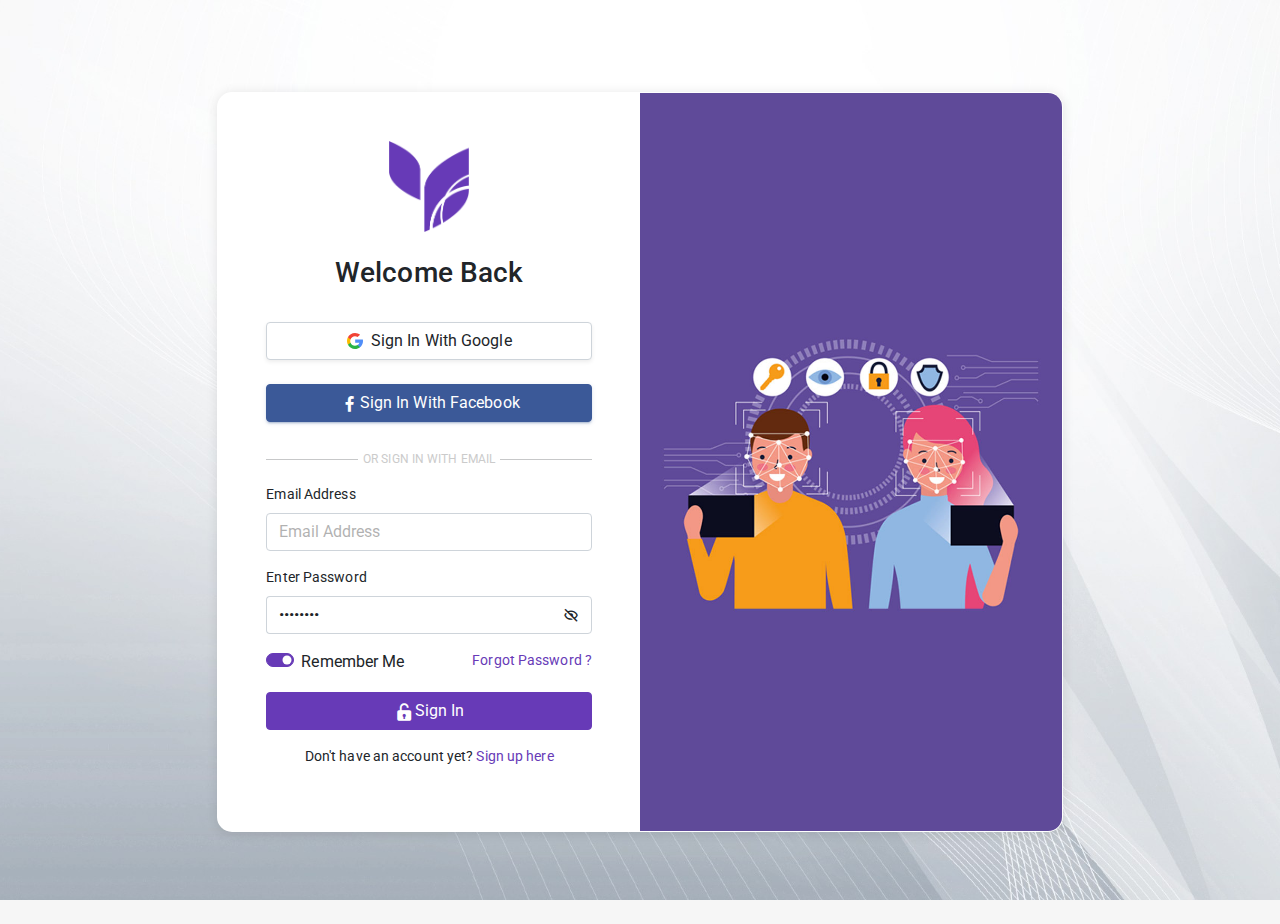
<file: Project2EmailNight/wwwroot/vertical-20260127T171413Z-3-001/vertical/authentication-login.html>
<!DOCTYPE html>
<html lang="en">

<head>
	<!-- Required meta tags -->
	<meta charset="utf-8" />
	<meta name="viewport" content="width=device-width, initial-scale=1, shrink-to-fit=no" />
	<title>Syndash - Bootstrap4 Admin Template</title>
	<!--favicon-->
	<link rel="icon" href="assets/images/favicon-32x32.png" type="image/png" />
	<!-- loader-->
	<link href="assets/css/pace.min.css" rel="stylesheet" />
	<script src="assets/js/pace.min.js"></script>
	<!-- Bootstrap CSS -->
	<link rel="stylesheet" href="assets/css/bootstrap.min.css" />
	<link rel="stylesheet" href="https://fonts.googleapis.com/css2?family=Open+Sans:wght@300;400;600&family=Roboto&display=swap" />
	<!-- Icons CSS -->
	<link rel="stylesheet" href="assets/css/icons.css" />
	<!-- App CSS -->
	<link rel="stylesheet" href="assets/css/app.css" />
</head>

<body class="bg-login">
	<!-- wrapper -->
	<div class="wrapper">
		<div class="section-authentication-login d-flex align-items-center justify-content-center mt-4">
			<div class="row">
				<div class="col-12 col-lg-8 mx-auto">
					<div class="card radius-15 overflow-hidden">
						<div class="row g-0">
							<div class="col-xl-6">
								<div class="card-body p-5">
									<div class="text-center">
										<img src="assets/images/logo-icon.png" width="80" alt="">
										<h3 class="mt-4 font-weight-bold">Welcome Back</h3>
									</div>
									<div class="">
										<div class="d-grid">
											<a class="btn my-4 shadow-sm btn-white" href="javascript:;"> <span class="d-flex justify-content-center align-items-center">
											<img class="me-2" src="assets/images/icons/search.svg" width="16" alt="Image Description">
											<span>Sign in with Google</span>
												</span>
											</a> <a href="javascript:;" class="btn btn-facebook"><i class="bx bxl-facebook"></i>Sign in with Facebook</a>
										</div>
										<div class="login-separater text-center mb-4"> <span>OR SIGN IN WITH EMAIL</span>
											<hr>
										</div>
										<div class="form-body">
											<form class="row g-3">
												<div class="col-12">
													<label for="inputEmailAddress" class="form-label">Email Address</label>
													<input type="email" class="form-control" id="inputEmailAddress" placeholder="Email Address">
												</div>
												<div class="col-12">
													<label for="inputChoosePassword" class="form-label">Enter Password</label>
													<div class="input-group" id="show_hide_password">
														<input type="password" class="form-control border-end-0" id="inputChoosePassword" value="12345678" placeholder="Enter Password"> <a href="javascript:;" class="input-group-text bg-transparent"><i class="bx bx-hide"></i></a>
													</div>
												</div>
												<div class="col-md-6">
													<div class="form-check form-switch">
														<input class="form-check-input" type="checkbox" id="flexSwitchCheckChecked" checked="">
														<label class="form-check-label" for="flexSwitchCheckChecked">Remember Me</label>
													</div>
												</div>
												<div class="col-md-6 text-end">	<a href="authentication-forgot-password.html">Forgot Password ?</a>
												</div>
												<div class="col-12">
													<div class="d-grid">
														<button type="submit" class="btn btn-primary"><i class="bx bxs-lock-open"></i>Sign in</button>
													</div>
												</div>
												<div class="col-12 text-center">
													<p>Don't have an account yet? <a href="authentication-signup.html">Sign up here</a></p>
												</div>
											</form>
										</div>
									</div>
								</div>
							 </div>
							<div class="col-xl-6 bg-login-color d-flex align-items-center justify-content-center">
								<img src="assets/images/login-images/login-frent-img.jpg" class="img-fluid" alt="...">
							</div>
						</div>
						<!--end row-->
					</div>
				</div>
			</div>
		</div>
	</div>
	<!-- end wrapper -->
</body>

<!--plugins-->
<script src="assets/js/jquery.min.js"></script>
<!--Password show & hide js -->
<script>
	$(document).ready(function () {
		$("#show_hide_password a").on('click', function (event) {
			event.preventDefault();
			if ($('#show_hide_password input').attr("type") == "text") {
				$('#show_hide_password input').attr('type', 'password');
				$('#show_hide_password i').addClass("bx-hide");
				$('#show_hide_password i').removeClass("bx-show");
			} else if ($('#show_hide_password input').attr("type") == "password") {
				$('#show_hide_password input').attr('type', 'text');
				$('#show_hide_password i').removeClass("bx-hide");
				$('#show_hide_password i').addClass("bx-show");
			}
		});
	});
</script>

</html>
</file>
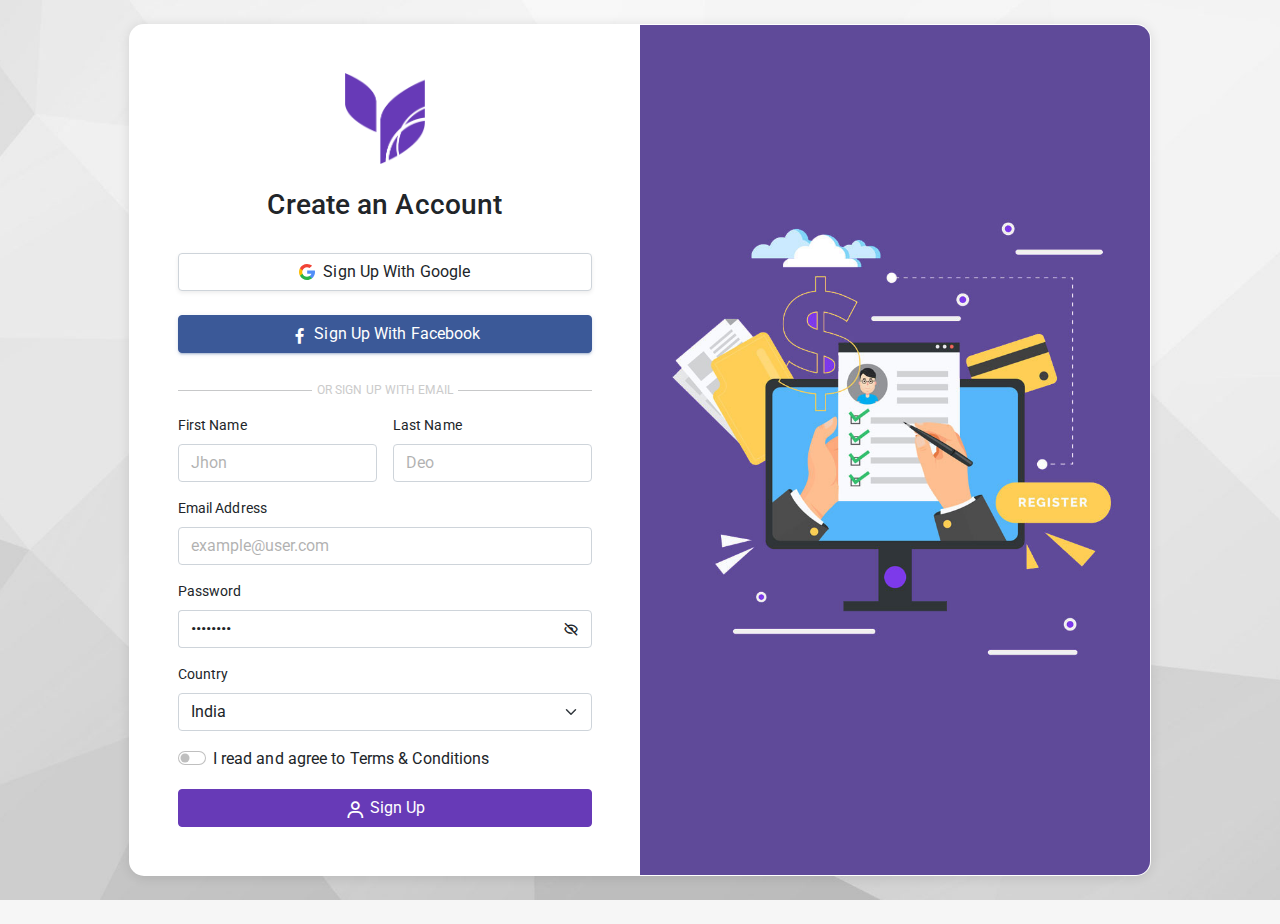
<file: Project2EmailNight/wwwroot/vertical-20260127T171413Z-3-001/vertical/authentication-register.html>
<!DOCTYPE html>
<html lang="en">

<head>
	<!-- Required meta tags -->
	<meta charset="utf-8" />
	<meta name="viewport" content="width=device-width, initial-scale=1, shrink-to-fit=no" />
	<title>Syndash - Bootstrap4 Admin Template</title>
	<!--favicon-->
	<link rel="icon" href="assets/images/favicon-32x32.png" type="image/png" />
	<!-- loader-->
	<link href="assets/css/pace.min.css" rel="stylesheet" />
	<script src="assets/js/pace.min.js"></script>
	<!-- Bootstrap CSS -->
	<link rel="stylesheet" href="assets/css/bootstrap.min.css" />
	<link rel="stylesheet" href="https://fonts.googleapis.com/css2?family=Open+Sans:wght@300;400;600&family=Roboto&display=swap" />
	<!-- Icons CSS -->
	<link rel="stylesheet" href="assets/css/icons.css" />
	<!-- App CSS -->
	<link rel="stylesheet" href="assets/css/app.css" />
</head>

<body class="bg-register">
	<!-- wrapper -->
	<div class="wrapper">
		<div class="section-authentication-register d-flex align-items-center justify-content-center">
			<div class="row">
				<div class="col-12 col-lg-10 mx-auto">
					<div class="card radius-15 overflow-hidden">
						<div class="row g-0">
							<div class="col-xl-6">
								<div class="card-body p-md-5">
									<div class="text-center">
										<img src="assets/images/logo-icon.png" width="80" alt="">
										<h3 class="mt-4 font-weight-bold">Create an Account</h3>
									</div>
									<div class="">
										<div class="d-grid">
											<a class="btn my-4 shadow-sm btn-white" href="javascript:;"> <span class="d-flex justify-content-center align-items-center">
											<img class="me-2" src="assets/images/icons/search.svg" width="16" alt="Image Description">
											<span>Sign Up with Google</span>
												</span>
											</a> <a href="javascript:;" class="btn btn-facebook"><i class="bx bxl-facebook me-1"></i>Sign Up with Facebook</a>
										</div>
										<div class="login-separater text-center mb-4"> <span>OR SIGN UP WITH EMAIL</span>
											<hr>
										</div>
										<div class="form-body">
											<form class="row g-3">
												<div class="col-sm-6">
													<label for="inputFirstName" class="form-label">First Name</label>
													<input type="email" class="form-control" id="inputFirstName" placeholder="Jhon">
												</div>
												<div class="col-sm-6">
													<label for="inputLastName" class="form-label">Last Name</label>
													<input type="email" class="form-control" id="inputLastName" placeholder="Deo">
												</div>
												<div class="col-12">
													<label for="inputEmailAddress" class="form-label">Email Address</label>
													<input type="email" class="form-control" id="inputEmailAddress" placeholder="example@user.com">
												</div>
												<div class="col-12">
													<label for="inputChoosePassword" class="form-label">Password</label>
													<div class="input-group" id="show_hide_password">
														<input type="password" class="form-control border-end-0" id="inputChoosePassword" value="12345678" placeholder="Enter Password"> <a href="javascript:;" class="input-group-text bg-transparent"><i class="bx bx-hide"></i></a>
													</div>
												</div>
												<div class="col-12">
													<label for="inputSelectCountry" class="form-label">Country</label>
													<select class="form-select" id="inputSelectCountry" aria-label="Default select example">
														<option selected="">India</option>
														<option value="1">United Kingdom</option>
														<option value="2">America</option>
														<option value="3">Dubai</option>
													</select>
												</div>
												<div class="col-12">
													<div class="form-check form-switch">
														<input class="form-check-input" type="checkbox" id="flexSwitchCheckChecked">
														<label class="form-check-label" for="flexSwitchCheckChecked">I read and agree to Terms &amp; Conditions</label>
													</div>
												</div>
												<div class="col-12">
													<div class="d-grid">
														<button type="submit" class="btn btn-primary"><i class="bx bx-user me-1"></i>Sign up</button>
													</div>
												</div>
											</form>
										</div>
									</div>

								</div>
							</div>
							<div class="col-xl-6 bg-login-color d-flex align-items-center justify-content-center">
								<img src="assets/images/login-images/register-frent-img.jpg" class="img-fluid" alt="...">
							</div>
						</div>
						<!--end row-->
					</div>
				</div>
			</div>
		</div>
	</div>
	<!-- end wrapper -->
	<!-- JavaScript -->
	<!-- jQuery first, then Popper.js, then Bootstrap JS -->
	<script src="assets/js/jquery.min.js"></script>
	<!--Password show & hide js -->
	<script>
		$(document).ready(function () {
			$("#show_hide_password a").on('click', function (event) {
				event.preventDefault();
				if ($('#show_hide_password input').attr("type") == "text") {
					$('#show_hide_password input').attr('type', 'password');
					$('#show_hide_password i').addClass("bx-hide");
					$('#show_hide_password i').removeClass("bx-show");
				} else if ($('#show_hide_password input').attr("type") == "password") {
					$('#show_hide_password input').attr('type', 'text');
					$('#show_hide_password i').removeClass("bx-hide");
					$('#show_hide_password i').addClass("bx-show");
				}
			});
		});
	</script>
</body>

</html>
</file>
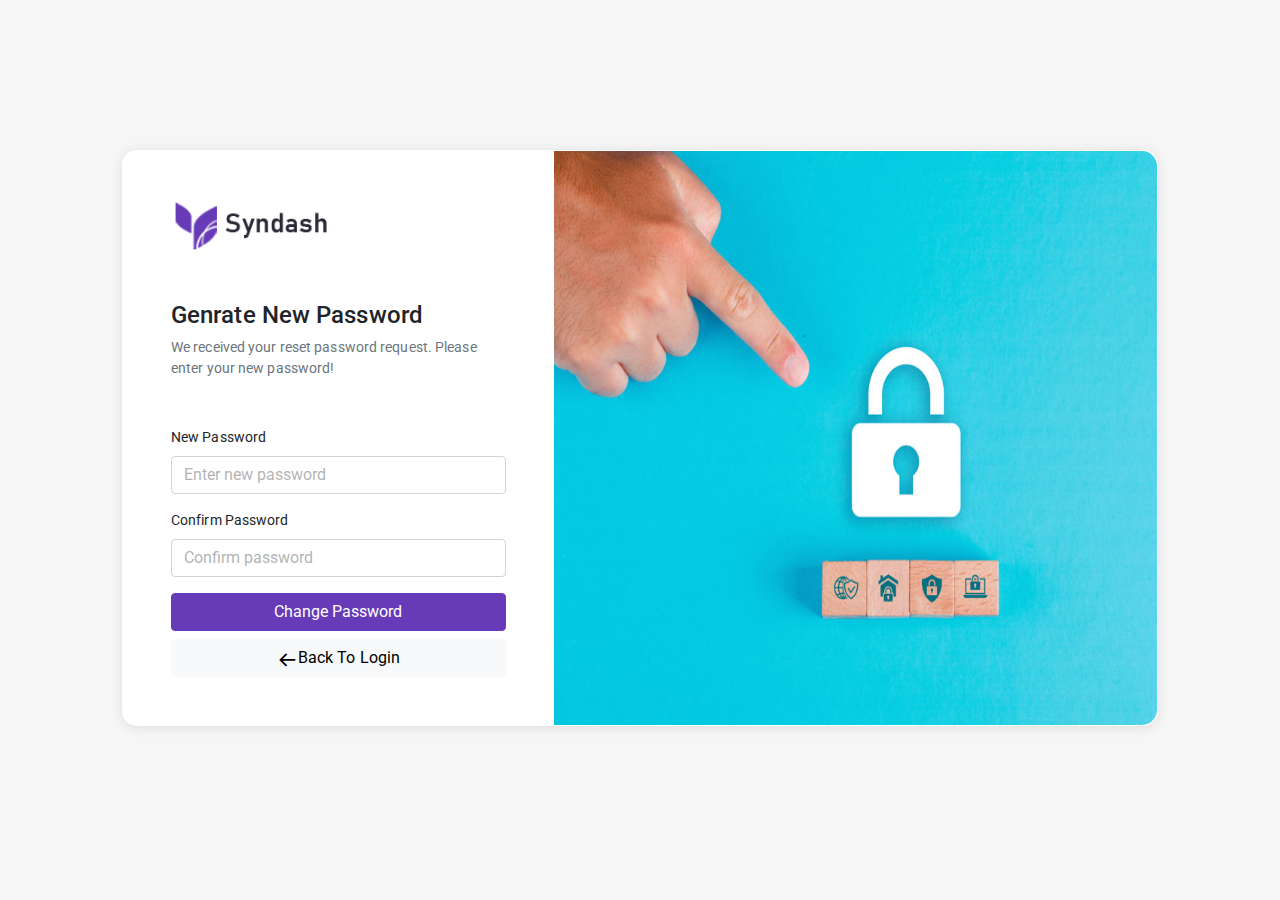
<file: Project2EmailNight/wwwroot/vertical-20260127T171413Z-3-001/vertical/authentication-reset-password.html>
<!DOCTYPE html>
<html lang="en">

<head>
	<!-- Required meta tags -->
	<meta charset="utf-8" />
	<meta name="viewport" content="width=device-width, initial-scale=1, shrink-to-fit=no" />
	<title>Syndash - Bootstrap4 Admin Template</title>
	<!--favicon-->
	<link rel="icon" href="assets/images/favicon-32x32.png" type="image/png" />
	<!-- loader-->
	<link href="assets/css/pace.min.css" rel="stylesheet" />
	<script src="assets/js/pace.min.js"></script>
	<!-- Bootstrap CSS -->
	<link rel="stylesheet" href="assets/css/bootstrap.min.css" />
	<link rel="stylesheet" href="https://fonts.googleapis.com/css2?family=Open+Sans:wght@300;400;600&family=Roboto&display=swap" />
	<!-- Icons CSS -->
	<link rel="stylesheet" href="assets/css/icons.css" />
	<!-- App CSS -->
	<link rel="stylesheet" href="assets/css/app.css" />
</head>

<body>
	<!-- wrapper -->
	<div class="wrapper">
		<div class="authentication-reset-password d-flex align-items-center justify-content-center">
			<div class="row">
				<div class="col-12 col-lg-10 mx-auto">
					<div class="card radius-15">
						<div class="row g-0">
							<div class="col-lg-5">
								<div class="card-body p-md-5">
									<div class="text-left">
										<img src="assets/images/logo-img.png" width="180" alt="">
									</div>
									<h4 class="mt-5 font-weight-bold">Genrate New Password</h4>
									<p class="text-muted">We received your reset password request. Please enter your new password!</p>
									<div class="mb-3 mt-5">
										<label class="form-label">New Password</label>
										<input type="text" class="form-control" placeholder="Enter new password" />
									</div>
									<div class="mb-3">
										<label class="form-label">Confirm Password</label>
										<input type="text" class="form-control" placeholder="Confirm password" />
									</div>
									<div class="d-grid gap-2">
									  <button type="button" class="btn btn-primary">Change Password</button>
									  <a href="authentication-login.html" class="btn btn-light"><i class='bx bx-arrow-back mr-1'></i>Back to Login</a>
									</div>
								</div>
							</div>
							<div class="col-lg-7">
								<img src="assets/images/login-images/forgot-password-frent-img.jpg" class="card-img login-img h-100" alt="...">
							</div>
						</div>
					</div>
				</div>
			</div>
		</div>
	</div>
	<!-- end wrapper -->
</body>

</html>
</file>
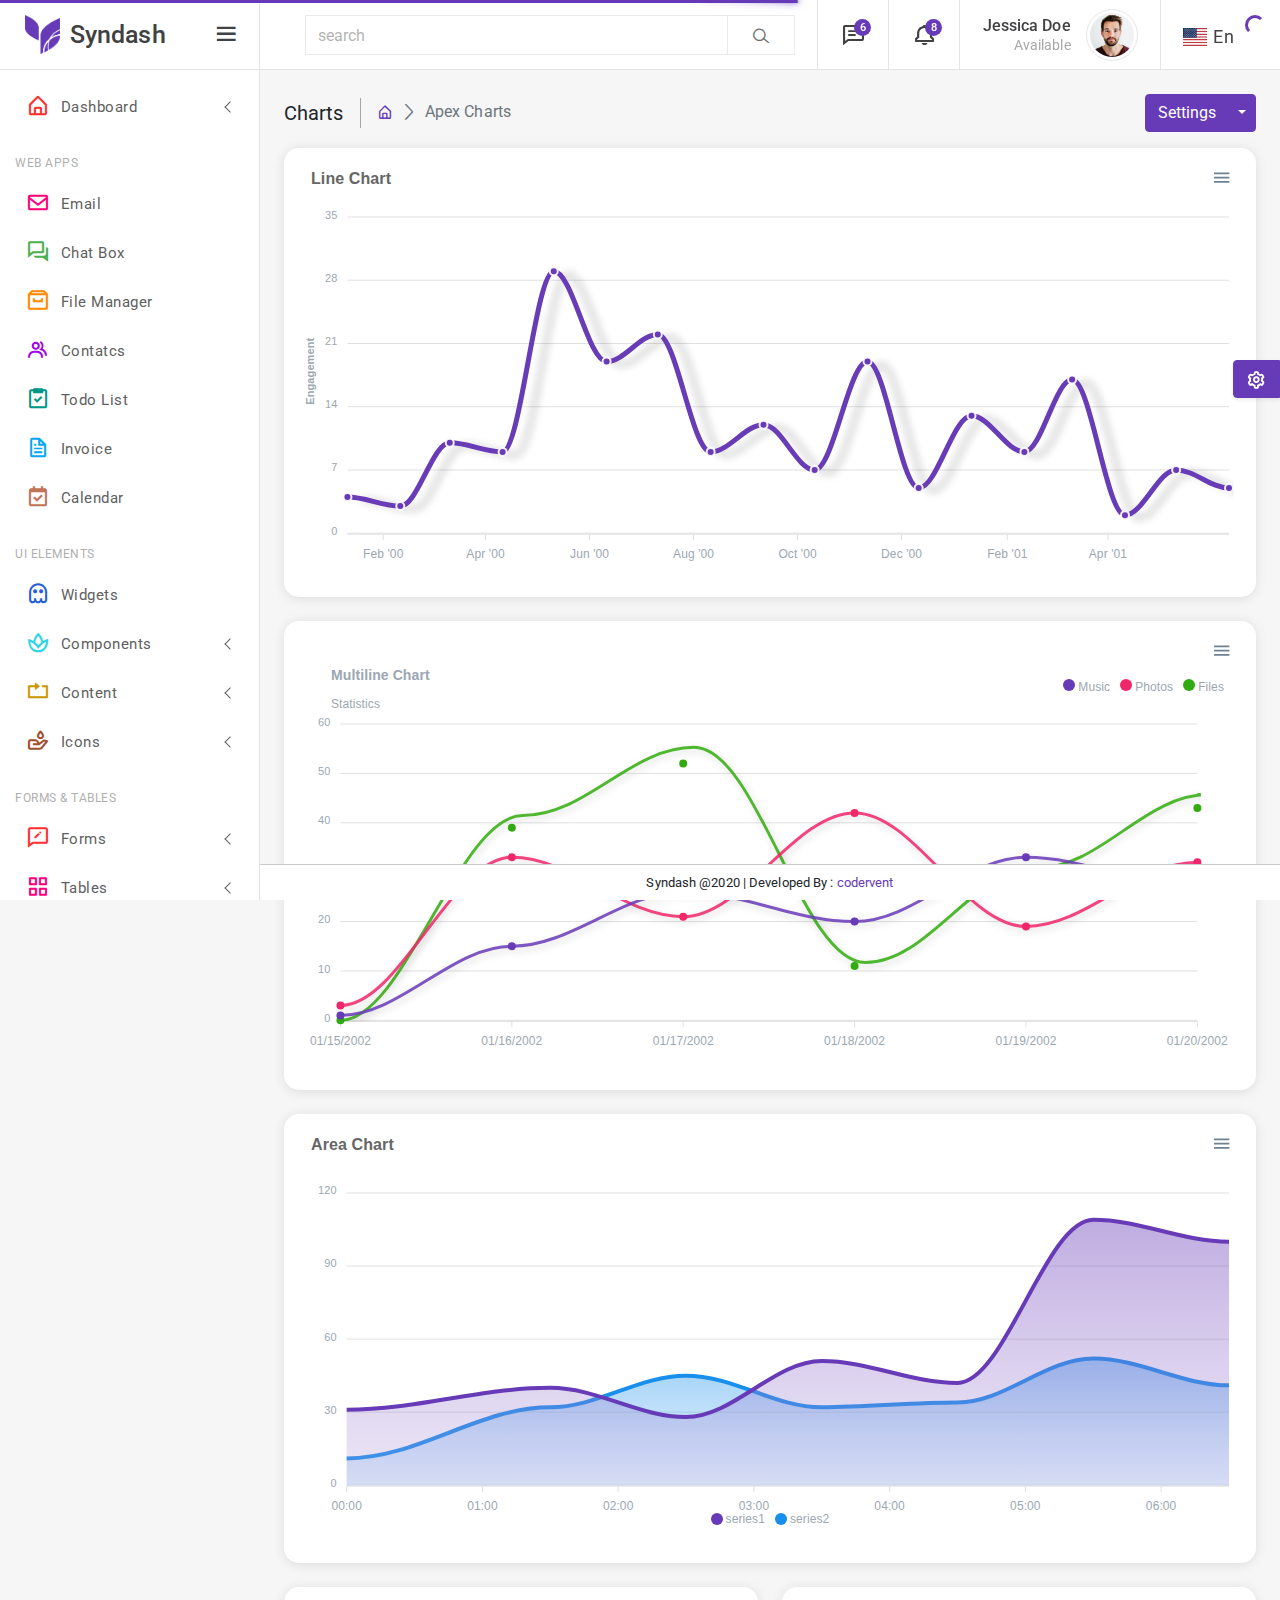
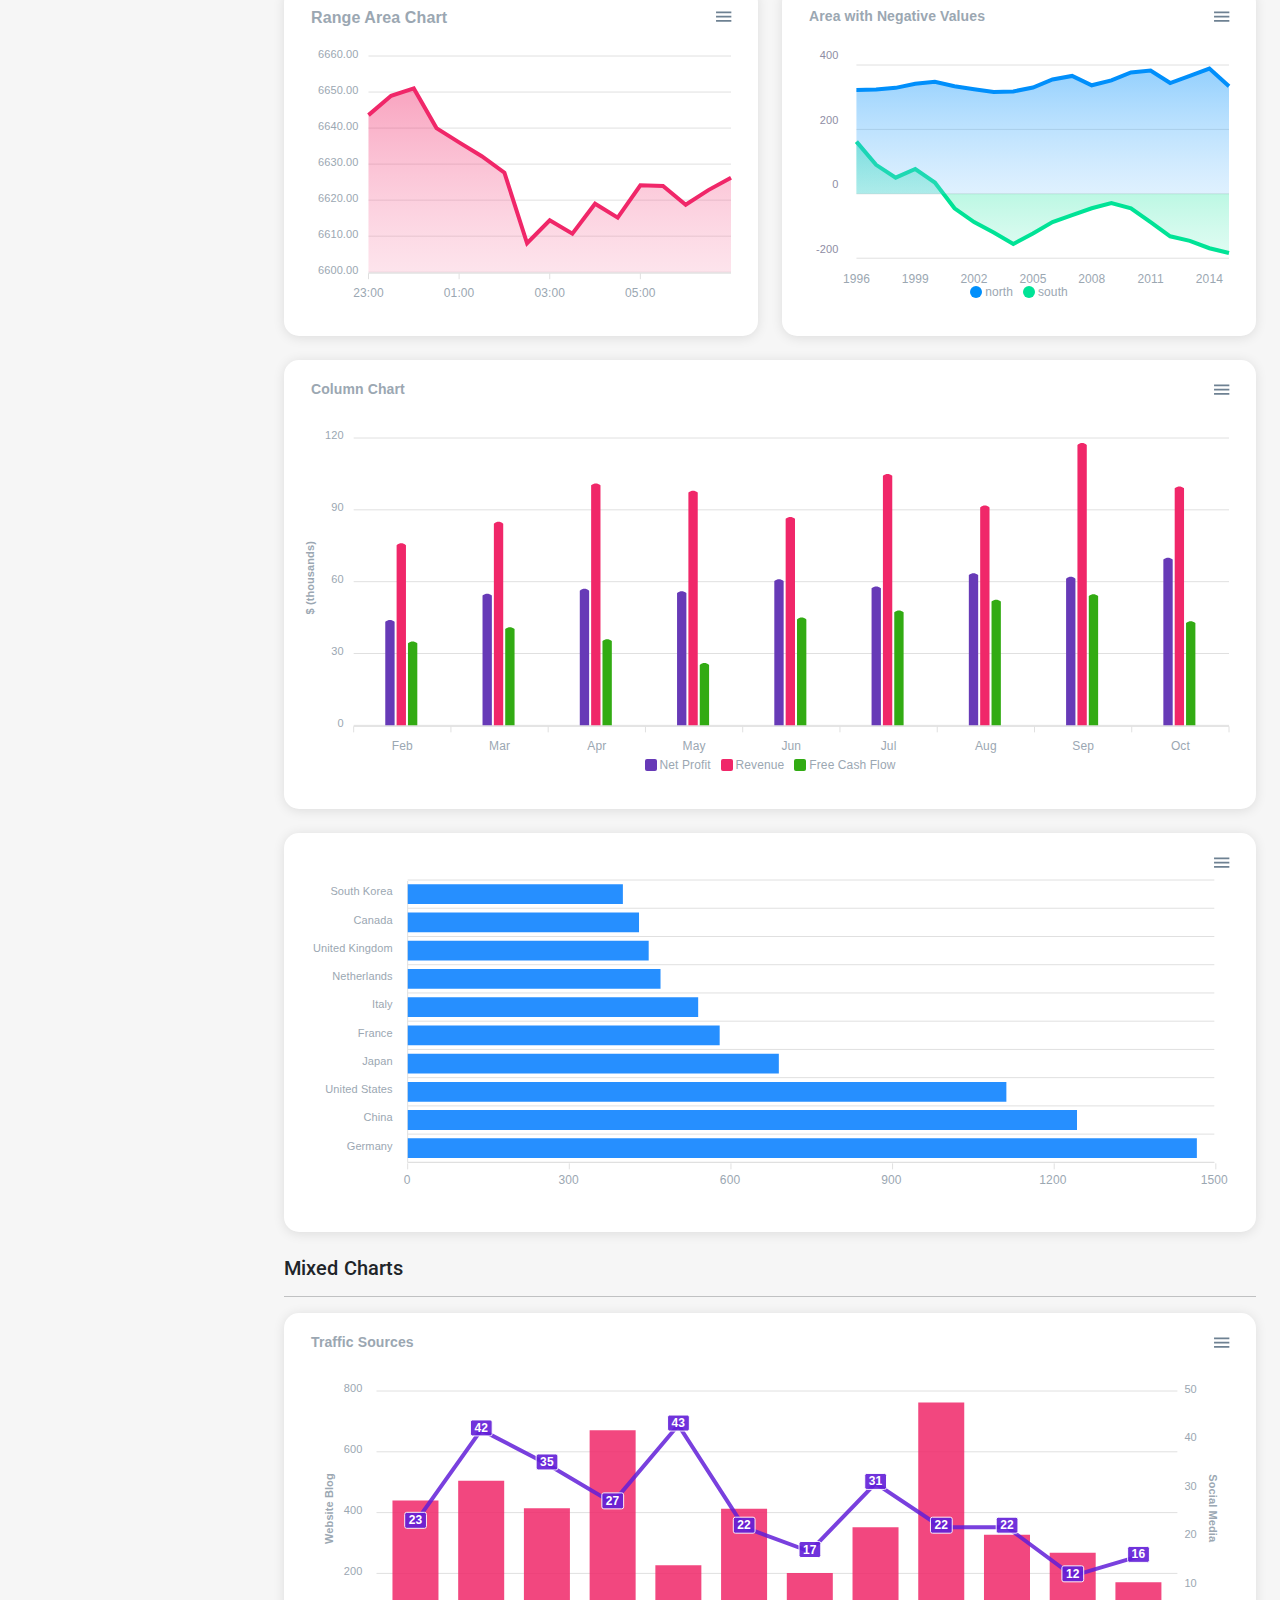
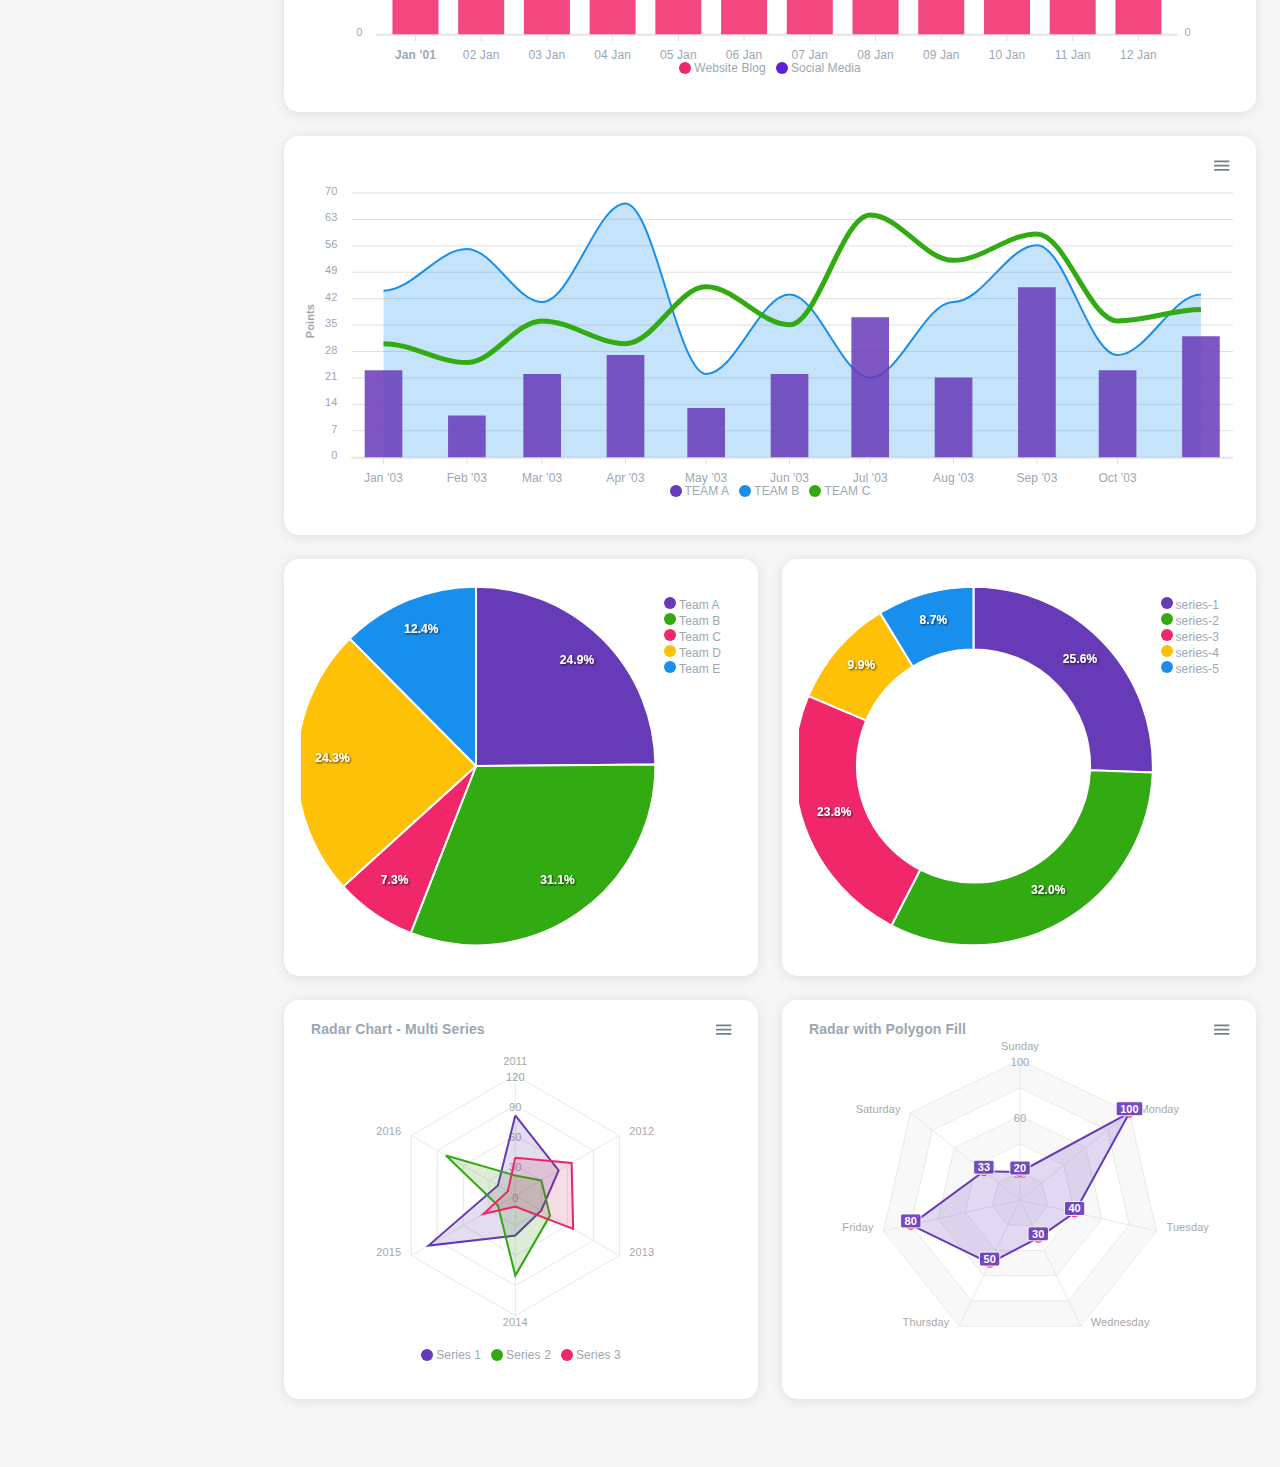
<file: Project2EmailNight/wwwroot/vertical-20260127T171413Z-3-001/vertical/charts-apex-chart.html>
<!DOCTYPE html>
<html lang="en">

<head>
	<!-- Required meta tags -->
	<meta charset="utf-8" />
	<meta name="viewport" content="width=device-width, initial-scale=1, shrink-to-fit=no" />
	<title>Syndash - Bootstrap4 Admin Template</title>
	<!--favicon-->
	<link rel="icon" href="assets/images/favicon-32x32.png" type="image/png" />
	<!--plugins-->
	<link href="assets/plugins/simplebar/css/simplebar.css" rel="stylesheet" />
	<link href="assets/plugins/perfect-scrollbar/css/perfect-scrollbar.css" rel="stylesheet" />
	<link href="assets/plugins/metismenu/css/metisMenu.min.css" rel="stylesheet" />
	<link href="assets/plugins/apexcharts-bundle/css/apexcharts.css" rel="stylesheet" />
	<!-- loader-->
	<link href="assets/css/pace.min.css" rel="stylesheet" />
	<script src="assets/js/pace.min.js"></script>
	<!-- Bootstrap CSS -->
	<link rel="stylesheet" href="assets/css/bootstrap.min.css" />
	<link rel="stylesheet" href="https://fonts.googleapis.com/css2?family=Open+Sans:wght@300;400;600&family=Roboto&display=swap" />
	<!-- Icons CSS -->
	<link rel="stylesheet" href="assets/css/icons.css" />
	<!-- App CSS -->
	<link rel="stylesheet" href="assets/css/app.css" />
	<link rel="stylesheet" href="assets/css/dark-sidebar.css" />
	<link rel="stylesheet" href="assets/css/dark-theme.css" />
</head>

<body>
	<!-- wrapper -->
	<div class="wrapper">
		<!--sidebar-wrapper-->
		<div class="sidebar-wrapper" data-simplebar="true">
			<div class="sidebar-header">
				<div class="">
					<img src="assets/images/logo-icon.png" class="logo-icon-2" alt="" />
				</div>
				<div>
					<h4 class="logo-text">Syndash</h4>
				</div>
				<a href="javascript:;" class="toggle-btn ms-auto"> <i class="bx bx-menu"></i>
				</a>
			</div>
			<!--navigation-->
			<ul class="metismenu" id="menu">
				<li>
					<a href="javascript:;" class="has-arrow">
						<div class="parent-icon icon-color-1"><i class="bx bx-home-alt"></i>
						</div>
						<div class="menu-title">Dashboard</div>
					</a>
					<ul>
						<li> <a href="index.html"><i class="bx bx-right-arrow-alt"></i>Analytics</a>
						</li>
						<li> <a href="index2.html"><i class="bx bx-right-arrow-alt"></i>Sales</a>
						</li>
					</ul>
				</li>
				<li class="menu-label">Web Apps</li>
				<li>
					<a href="emailbox.html">
						<div class="parent-icon icon-color-2"><i class="bx bx-envelope"></i>
						</div>
						<div class="menu-title">Email</div>
					</a>
				</li>
				<li>
					<a href="chat-box.html">
						<div class="parent-icon icon-color-3"> <i class="bx bx-conversation"></i>
						</div>
						<div class="menu-title">Chat Box</div>
					</a>
				</li>
				<li>
					<a href="file-manager.html">
						<div class="parent-icon icon-color-4"><i class="bx bx-archive"></i>
						</div>
						<div class="menu-title">File Manager</div>
					</a>
				</li>
				<li>
					<a href="contact-list.html">
						<div class="parent-icon icon-color-5"><i class="bx bx-group"></i>
						</div>
						<div class="menu-title">Contatcs</div>
					</a>
				</li>
				<li>
					<a href="to-do.html">
						<div class="parent-icon icon-color-6"><i class="bx bx-task"></i>
						</div>
						<div class="menu-title">Todo List</div>
					</a>
				</li>
				<li>
					<a href="invoice.html">
						<div class="parent-icon icon-color-7"><i class="bx bx-file"></i>
						</div>
						<div class="menu-title">Invoice</div>
					</a>
				</li>
				<li>
					<a href="fullcalender.html">
						<div class="parent-icon icon-color-8"> <i class="bx bx-calendar-check"></i>
						</div>
						<div class="menu-title">Calendar</div>
					</a>
				</li>
				<li class="menu-label">UI Elements</li>
				<li>
					<a href="widgets.html">
						<div class="parent-icon icon-color-9"><i class="bx bx-ghost"></i>
						</div>
						<div class="menu-title">Widgets</div>
					</a>
				</li>
				<li>
					<a class="has-arrow" href="javascript:;">
						<div class="parent-icon icon-color-10"><i class="bx bx-spa"></i>
						</div>
						<div class="menu-title">Components</div>
					</a>
					<ul>
						<li> <a href="component-alerts.html"><i class="bx bx-right-arrow-alt"></i>Alerts</a>
						</li>
						<li> <a href="component-bedges.html"><i class="bx bx-right-arrow-alt"></i>Badge</a>
						</li>
						<li> <a href="component-buttons.html"><i class="bx bx-right-arrow-alt"></i>Buttons</a>
						</li>
						<li> <a href="component-cards.html"><i class="bx bx-right-arrow-alt"></i>Cards</a>
						</li>
						<li> <a href="component-carousels.html"><i class="bx bx-right-arrow-alt"></i>Carousel</a>
						</li>
						<li> <a href="component-acordians.html"><i class="bx bx-right-arrow-alt"></i>Acordians</a>
						</li>
						<li> <a href="component-list-groups.html"><i class="bx bx-right-arrow-alt"></i>List Groups</a>
						</li>
						<li> <a href="component-media-object.html"><i class="bx bx-right-arrow-alt"></i>Media Objects</a>
						</li>
						<li> <a href="component-modals.html"><i class="bx bx-right-arrow-alt"></i>Modal</a>
						</li>
						<li> <a href="component-navs.html"><i class="bx bx-right-arrow-alt"></i>Navs</a>
						</li>
						<li> <a href="components-navbar.html"><i class="bx bx-right-arrow-alt"></i>Navbar</a>
						</li>
						<li> <a href="component-paginations.html"><i class="bx bx-right-arrow-alt"></i>Pagination</a>
						</li>
						<li> <a href="component-popovers-tooltips.html"><i class="bx bx-right-arrow-alt"></i>Popovers & Tooltips</a>
						</li>
						<li> <a href="component-progress-bars.html"><i class="bx bx-right-arrow-alt"></i>Progress</a>
						</li>
						<li> <a href="component-spinners.html"><i class="bx bx-right-arrow-alt"></i>Spinners</a>
						</li>
						<li> <a href="component-notifications.html"><i class="bx bx-right-arrow-alt"></i>Notifications</a>
						</li>
						<li> <a href="components-avtars-chips.html"><i class="bx bx-right-arrow-alt"></i>Avatrs & Chips</a>
						</li>
					</ul>
				</li>
				<li>
					<a class="has-arrow" href="javascript:;">
						<div class="parent-icon icon-color-11"><i class="bx bx-repeat"></i>
						</div>
						<div class="menu-title">Content</div>
					</a>
					<ul>
						<li> <a href="content-grid-system.html"><i class="bx bx-right-arrow-alt"></i>Grid System</a>
						</li>
						<li> <a href="content-typography.html"><i class="bx bx-right-arrow-alt"></i>Typography</a>
						</li>
						<li> <a href="content-text-utilities.html"><i class="bx bx-right-arrow-alt"></i>Text Utilities</a>
						</li>
					</ul>
				</li>
				<li>
					<a class="has-arrow" href="javascript:;">
						<div class="parent-icon icon-color-12"> <i class="bx bx-donate-blood"></i>
						</div>
						<div class="menu-title">Icons</div>
					</a>
					<ul>
						<li> <a href="icons-line-icons.html"><i class="bx bx-right-arrow-alt"></i>Line Icons</a>
						</li>
						<li> <a href="icons-boxicons.html"><i class="bx bx-right-arrow-alt"></i>Boxicons</a>
						</li>
						<li> <a href="icons-feather-icons.html"><i class="bx bx-right-arrow-alt"></i>Feather Icons</a>
						</li>
					</ul>
				</li>
				<li class="menu-label">Forms & Tables</li>
				<li>
					<a class="has-arrow" href="javascript:;">
						<div class="parent-icon icon-color-1"> <i class="bx bx-comment-edit"></i>
						</div>
						<div class="menu-title">Forms</div>
					</a>
					<ul>
						<li> <a href="form-elements.html"><i class="bx bx-right-arrow-alt"></i>Form Elements</a>
						</li>
						<li> <a href="form-input-group.html"><i class="bx bx-right-arrow-alt"></i>Input Groups</a>
						</li>
						<li> <a href="form-layouts.html"><i class="bx bx-right-arrow-alt"></i>Forms Layouts</a>
						</li>
						<li> <a href="form-validations.html"><i class="bx bx-right-arrow-alt"></i>Form Validation</a>
						</li>
						<li> <a href="form-wizard.html"><i class="bx bx-right-arrow-alt"></i>Form Wizard</a>
						</li>
						<li> <a href="form-text-editor.html"><i class="bx bx-right-arrow-alt"></i>Text Editor</a>
						</li>
						<li> <a href="form-file-upload.html"><i class="bx bx-right-arrow-alt"></i>File Upload</a>
						</li>
						<li> <a href="form-date-time-pickes.html"><i class="bx bx-right-arrow-alt"></i>Date Pickers</a>
						</li>
						<li> <a href="form-select2.html"><i class="bx bx-right-arrow-alt"></i>Select2</a>
						</li>
					</ul>
				</li>
				<li>
					<a class="has-arrow" href="javascript:;">
						<div class="parent-icon icon-color-2"><i class="bx bx-grid-alt"></i>
						</div>
						<div class="menu-title">Tables</div>
					</a>
					<ul>
						<li> <a href="table-basic-table.html"><i class="bx bx-right-arrow-alt"></i>Basic Table</a>
						</li>
						<li> <a href="table-datatable.html"><i class="bx bx-right-arrow-alt"></i>Data Table</a>
						</li>
						<li> <a href="table-editable.html"><i class="bx bx-right-arrow-alt"></i>Editable Table</a>
						</li>
					</ul>
				</li>
				<li class="menu-label">Pages</li>
				<li>
					<a class="has-arrow" href="javascript:;">
						<div class="parent-icon icon-color-3"><i class="bx bx-lock"></i>
						</div>
						<div class="menu-title">Authentication</div>
					</a>
					<ul>
						<li> <a href="authentication-login.html" target="_blank"><i class="bx bx-right-arrow-alt"></i>Login</a>
						</li>
						<li> <a href="authentication-register.html" target="_blank"><i class="bx bx-right-arrow-alt"></i>Register</a>
						</li>
						<li> <a href="authentication-forgot-password.html" target="_blank"><i class="bx bx-right-arrow-alt"></i>Forgot Password</a>
						</li>
						<li> <a href="authentication-reset-password.html" target="_blank"><i class="bx bx-right-arrow-alt"></i>Reset Password</a>
						</li>
						<li> <a href="authentication-lock-screen.html" target="_blank"><i class="bx bx-right-arrow-alt"></i>Lock Screen</a>
						</li>
					</ul>
				</li>
				<li>
					<a href="user-profile.html">
						<div class="parent-icon icon-color-4"><i class="bx bx-user-circle"></i>
						</div>
						<div class="menu-title">User Profile</div>
					</a>
				</li>
				<li>
					<a href="timeline.html">
						<div class="parent-icon icon-color-5"> <i class="bx bx-video-recording"></i>
						</div>
						<div class="menu-title">Timeline</div>
					</a>
				</li>
				<li>
					<a class="has-arrow" href="javascript:;">
						<div class="parent-icon icon-color-6"><i class="bx bx-error"></i>
						</div>
						<div class="menu-title">Errors</div>
					</a>
					<ul>
						<li> <a href="errors-404-error.html" target="_blank"><i class="bx bx-right-arrow-alt"></i>404 Error</a>
						</li>
						<li> <a href="errors-500-error.html" target="_blank"><i class="bx bx-right-arrow-alt"></i>500 Error</a>
						</li>
						<li> <a href="errors-coming-soon.html" target="_blank"><i class="bx bx-right-arrow-alt"></i>Coming Soon</a>
						</li>
					</ul>
				</li>
				<li>
					<a href="faq.html">
						<div class="parent-icon icon-color-7"><i class="bx bx-help-circle"></i>
						</div>
						<div class="menu-title">FAQ</div>
					</a>
				</li>
				<li>
					<a href="pricing-table.html">
						<div class="parent-icon icon-color-8"><i class="bx bx-diamond"></i>
						</div>
						<div class="menu-title">Pricing</div>
					</a>
				</li>
				<li class="menu-label">Charts & Maps</li>
				<li>
					<a class="has-arrow" href="javascript:;">
						<div class="parent-icon icon-color-9"><i class="bx bx-line-chart"></i>
						</div>
						<div class="menu-title">Charts</div>
					</a>
					<ul>
						<li> <a href="charts-apex-chart.html"><i class="bx bx-right-arrow-alt"></i>Apex</a>
						</li>
						<li> <a href="charts-chartjs.html"><i class="bx bx-right-arrow-alt"></i>Chartjs</a>
						</li>
						<li> <a href="charts-highcharts.html"><i class="bx bx-right-arrow-alt"></i>Highcharts</a>
						</li>
					</ul>
				</li>
				<li>
					<a class="has-arrow" href="javascript:;">
						<div class="parent-icon icon-color-10"><i class="bx bx-map-alt"></i>
						</div>
						<div class="menu-title">Maps</div>
					</a>
					<ul>
						<li> <a href="map-google-maps.html"><i class="bx bx-right-arrow-alt"></i>Google Maps</a>
						</li>
						<li> <a href="map-vector-maps.html"><i class="bx bx-right-arrow-alt"></i>Vector Maps</a>
						</li>
					</ul>
				</li>
				<li class="menu-label">Others</li>
				<li>
					<a class="has-arrow" href="javascript:;">
						<div class="parent-icon icon-color-11"><i class="bx bx-menu"></i>
						</div>
						<div class="menu-title">Menu Levels</div>
					</a>
					<ul>
						<li> <a class="has-arrow" href="javascript:;"><i class="bx bx-right-arrow-alt"></i>Level One</a>
							<ul>
								<li> <a class="has-arrow" href="javascript:;"><i class="bx bx-right-arrow-alt"></i>Level Two</a>
									<ul>
										<li> <a href="javascript:;"><i class="bx bx-right-arrow-alt"></i>Level Three</a>
										</li>
									</ul>
								</li>
							</ul>
						</li>
					</ul>
				</li>
				<li>
					<a href="https://codervent.com/syndash/documentation/index.html" target="_blank">
						<div class="parent-icon icon-color-12"><i class="bx bx-folder"></i>
						</div>
						<div class="menu-title">Documentation</div>
					</a>
				</li>
				<li>
					<a href="https://themeforest.net/user/codervent" target="_blank">
						<div class="parent-icon"><i class="bx bx-support"></i>
						</div>
						<div class="menu-title">Support</div>
					</a>
				</li>
			</ul>
			<!--end navigation-->
		</div>
		<!--end sidebar-wrapper-->
		<!--header-->
		<header class="top-header">
			<nav class="navbar navbar-expand">
				<div class="left-topbar d-flex align-items-center">
					<a href="javascript:;" class="toggle-btn">	<i class="bx bx-menu"></i>
					</a>
				</div>
				<div class="flex-grow-1 search-bar">
					<div class="input-group">
						 <button class="btn btn-search-back search-arrow-back" type="button"><i class="bx bx-arrow-back"></i></button>
						 <input type="text" class="form-control" placeholder="search" />
						 <button class="btn btn-search" type="button"><i class="lni lni-search-alt"></i></button>
					</div>
				</div>
				<div class="right-topbar ms-auto">
					<ul class="navbar-nav">
						<li class="nav-item search-btn-mobile">
							<a class="nav-link position-relative" href="javascript:;">	<i class="bx bx-search vertical-align-middle"></i>
							</a>
						</li>
						<li class="nav-item dropdown dropdown-lg">
							<a class="nav-link dropdown-toggle dropdown-toggle-nocaret position-relative" href="javascript:;" data-bs-toggle="dropdown">	<span class="msg-count">6</span>
								<i class="bx bx-comment-detail vertical-align-middle"></i>
							</a>
							<div class="dropdown-menu dropdown-menu-end">
								<a href="javascript:;">
									<div class="msg-header">
										<h6 class="msg-header-title">6 New</h6>
										<p class="msg-header-subtitle">Application Messages</p>
									</div>
								</a>
								<div class="header-message-list">
									<a class="dropdown-item" href="javascript:;">
										<div class="d-flex align-items-center">
											<div class="user-online">
												<img src="assets/images/avatars/avatar-1.png" class="msg-avatar" alt="user avatar">
											</div>
											<div class="flex-grow-1">
												<h6 class="msg-name">Daisy Anderson <span class="msg-time float-end">5 sec
													ago</span></h6>
												<p class="msg-info">The standard chunk of lorem</p>
											</div>
										</div>
									</a>
									<a class="dropdown-item" href="javascript:;">
										<div class="d-flex align-items-center">
											<div class="user-online">
												<img src="assets/images/avatars/avatar-2.png" class="msg-avatar" alt="user avatar">
											</div>
											<div class="flex-grow-1">
												<h6 class="msg-name">Althea Cabardo <span class="msg-time float-end">14
													sec ago</span></h6>
												<p class="msg-info">Many desktop publishing packages</p>
											</div>
										</div>
									</a>
									<a class="dropdown-item" href="javascript:;">
										<div class="d-flex align-items-center">
											<div class="user-online">
												<img src="assets/images/avatars/avatar-3.png" class="msg-avatar" alt="user avatar">
											</div>
											<div class="flex-grow-1">
												<h6 class="msg-name">Oscar Garner <span class="msg-time float-end">8 min
													ago</span></h6>
												<p class="msg-info">Various versions have evolved over</p>
											</div>
										</div>
									</a>
									<a class="dropdown-item" href="javascript:;">
										<div class="d-flex align-items-center">
											<div class="user-online">
												<img src="assets/images/avatars/avatar-4.png" class="msg-avatar" alt="user avatar">
											</div>
											<div class="flex-grow-1">
												<h6 class="msg-name">Katherine Pechon <span class="msg-time float-end">15
													min ago</span></h6>
												<p class="msg-info">Making this the first true generator</p>
											</div>
										</div>
									</a>
									<a class="dropdown-item" href="javascript:;">
										<div class="d-flex align-items-center">
											<div class="user-online">
												<img src="assets/images/avatars/avatar-5.png" class="msg-avatar" alt="user avatar">
											</div>
											<div class="flex-grow-1">
												<h6 class="msg-name">Amelia Doe <span class="msg-time float-end">22 min
													ago</span></h6>
												<p class="msg-info">Duis aute irure dolor in reprehenderit</p>
											</div>
										</div>
									</a>
									<a class="dropdown-item" href="javascript:;">
										<div class="d-flex align-items-center">
											<div class="user-online">
												<img src="assets/images/avatars/avatar-6.png" class="msg-avatar" alt="user avatar">
											</div>
											<div class="flex-grow-1">
												<h6 class="msg-name">Cristina Jhons <span class="msg-time float-end">2 hrs
													ago</span></h6>
												<p class="msg-info">The passage is attributed to an unknown</p>
											</div>
										</div>
									</a>
									<a class="dropdown-item" href="javascript:;">
										<div class="d-flex align-items-center">
											<div class="user-online">
												<img src="assets/images/avatars/avatar-7.png" class="msg-avatar" alt="user avatar">
											</div>
											<div class="flex-grow-1">
												<h6 class="msg-name">James Caviness <span class="msg-time float-end">4 hrs
													ago</span></h6>
												<p class="msg-info">The point of using Lorem</p>
											</div>
										</div>
									</a>
									<a class="dropdown-item" href="javascript:;">
										<div class="d-flex align-items-center">
											<div class="user-online">
												<img src="assets/images/avatars/avatar-8.png" class="msg-avatar" alt="user avatar">
											</div>
											<div class="flex-grow-1">
												<h6 class="msg-name">Peter Costanzo <span class="msg-time float-end">6 hrs
													ago</span></h6>
												<p class="msg-info">It was popularised in the 1960s</p>
											</div>
										</div>
									</a>
									<a class="dropdown-item" href="javascript:;">
										<div class="d-flex align-items-center">
											<div class="user-online">
												<img src="assets/images/avatars/avatar-9.png" class="msg-avatar" alt="user avatar">
											</div>
											<div class="flex-grow-1">
												<h6 class="msg-name">David Buckley <span class="msg-time float-end">2 hrs
													ago</span></h6>
												<p class="msg-info">Various versions have evolved over</p>
											</div>
										</div>
									</a>
									<a class="dropdown-item" href="javascript:;">
										<div class="d-flex align-items-center">
											<div class="user-online">
												<img src="assets/images/avatars/avatar-10.png" class="msg-avatar" alt="user avatar">
											</div>
											<div class="flex-grow-1">
												<h6 class="msg-name">Thomas Wheeler <span class="msg-time float-end">2 days
													ago</span></h6>
												<p class="msg-info">If you are going to use a passage</p>
											</div>
										</div>
									</a>
									<a class="dropdown-item" href="javascript:;">
										<div class="d-flex align-items-center">
											<div class="user-online">
												<img src="assets/images/avatars/avatar-11.png" class="msg-avatar" alt="user avatar">
											</div>
											<div class="flex-grow-1">
												<h6 class="msg-name">Johnny Seitz <span class="msg-time float-end">5 days
													ago</span></h6>
												<p class="msg-info">All the Lorem Ipsum generators</p>
											</div>
										</div>
									</a>
								</div>
								<a href="javascript:;">
									<div class="text-center msg-footer">View All Messages</div>
								</a>
							</div>
						</li>
						<li class="nav-item dropdown dropdown-lg">
							<a class="nav-link dropdown-toggle dropdown-toggle-nocaret position-relative" href="javascript:;" data-bs-toggle="dropdown">	<i class="bx bx-bell vertical-align-middle"></i>
								<span class="msg-count">8</span>
							</a>
							<div class="dropdown-menu dropdown-menu-end">
								<a href="javascript:;">
									<div class="msg-header">
										<h6 class="msg-header-title">8 New</h6>
										<p class="msg-header-subtitle">Application Notifications</p>
									</div>
								</a>
								<div class="header-notifications-list">
									<a class="dropdown-item" href="javascript:;">
										<div class="d-flex align-items-center">
											<div class="notify bg-light-primary text-primary"><i class="bx bx-group"></i>
											</div>
											<div class="flex-grow-1">
												<h6 class="msg-name">New Customers<span class="msg-time float-end">14 Sec
													ago</span></h6>
												<p class="msg-info">5 new user registered</p>
											</div>
										</div>
									</a>
									<a class="dropdown-item" href="javascript:;">
										<div class="d-flex align-items-center">
											<div class="notify bg-light-danger text-danger"><i class="bx bx-cart-alt"></i>
											</div>
											<div class="flex-grow-1">
												<h6 class="msg-name">New Orders <span class="msg-time float-end">2 min
													ago</span></h6>
												<p class="msg-info">You have recived new orders</p>
											</div>
										</div>
									</a>
									<a class="dropdown-item" href="javascript:;">
										<div class="d-flex align-items-center">
											<div class="notify bg-light-shineblue text-shineblue"><i class="bx bx-file"></i>
											</div>
											<div class="flex-grow-1">
												<h6 class="msg-name">24 PDF File<span class="msg-time float-end">19 min
													ago</span></h6>
												<p class="msg-info">The pdf files generated</p>
											</div>
										</div>
									</a>
									<a class="dropdown-item" href="javascript:;">
										<div class="d-flex align-items-center">
											<div class="notify bg-light-cyne text-cyne"><i class="bx bx-send"></i>
											</div>
											<div class="flex-grow-1">
												<h6 class="msg-name">Time Response <span class="msg-time float-end">28 min
													ago</span></h6>
												<p class="msg-info">5.1 min avarage time response</p>
											</div>
										</div>
									</a>
									<a class="dropdown-item" href="javascript:;">
										<div class="d-flex align-items-center">
											<div class="notify bg-light-purple text-purple"><i class="bx bx-home-circle"></i>
											</div>
											<div class="flex-grow-1">
												<h6 class="msg-name">New Product Approved <span
													class="msg-time float-end">2 hrs ago</span></h6>
												<p class="msg-info">Your new product has approved</p>
											</div>
										</div>
									</a>
									<a class="dropdown-item" href="javascript:;">
										<div class="d-flex align-items-center">
											<div class="notify bg-light-warning text-warning"><i class="bx bx-message-detail"></i>
											</div>
											<div class="flex-grow-1">
												<h6 class="msg-name">New Comments <span class="msg-time float-end">4 hrs
													ago</span></h6>
												<p class="msg-info">New customer comments recived</p>
											</div>
										</div>
									</a>
									<a class="dropdown-item" href="javascript:;">
										<div class="d-flex align-items-center">
											<div class="notify bg-light-success text-success"><i class='bx bx-check-square'></i>
											</div>
											<div class="flex-grow-1">
												<h6 class="msg-name">Your item is shipped <span class="msg-time float-end">5 hrs
													ago</span></h6>
												<p class="msg-info">Successfully shipped your item</p>
											</div>
										</div>
									</a>
									<a class="dropdown-item" href="javascript:;">
										<div class="d-flex align-items-center">
											<div class="notify bg-light-sinata text-sinata"><i class='bx bx-user-pin'></i>
											</div>
											<div class="flex-grow-1">
												<h6 class="msg-name">New 24 authors<span class="msg-time float-end">1 day
													ago</span></h6>
												<p class="msg-info">24 new authors joined last week</p>
											</div>
										</div>
									</a>
									<a class="dropdown-item" href="javascript:;">
										<div class="d-flex align-items-center">
											<div class="notify bg-light-mehandi text-mehandi"><i class='bx bx-door-open'></i>
											</div>
											<div class="flex-grow-1">
												<h6 class="msg-name">Defense Alerts <span class="msg-time float-end">2 weeks
													ago</span></h6>
												<p class="msg-info">45% less alerts last 4 weeks</p>
											</div>
										</div>
									</a>
								</div>
								<a href="javascript:;">
									<div class="text-center msg-footer">View All Notifications</div>
								</a>
							</div>
						</li>
						<li class="nav-item dropdown dropdown-user-profile">
							<a class="nav-link dropdown-toggle dropdown-toggle-nocaret" href="javascript:;" data-bs-toggle="dropdown">
								<div class="d-flex user-box align-items-center">
									<div class="user-info">
										<p class="user-name mb-0">Jessica Doe</p>
										<p class="designattion mb-0">Available</p>
									</div>
									<img src="assets/images/avatars/avatar-1.png" class="user-img" alt="user avatar">
								</div>
							</a>
							<div class="dropdown-menu dropdown-menu-end">	
								<a class="dropdown-item" href="javascript:;"><i
										class="bx bx-user"></i><span>Profile</span></a>
								<a class="dropdown-item" href="javascript:;"><i
										class="bx bx-cog"></i><span>Settings</span></a>
								<a class="dropdown-item" href="javascript:;"><i
										class="bx bx-tachometer"></i><span>Dashboard</span></a>
								<a class="dropdown-item" href="javascript:;"><i
										class="bx bx-wallet"></i><span>Earnings</span></a>
								<a class="dropdown-item" href="javascript:;"><i
										class="bx bx-cloud-download"></i><span>Downloads</span></a>
								<div class="dropdown-divider mb-0"></div>	<a class="dropdown-item" href="javascript:;"><i
										class="bx bx-power-off"></i><span>Logout</span></a>
							</div>
						</li>
						<li class="nav-item dropdown dropdown-language">
							<a class="nav-link dropdown-toggle dropdown-toggle-nocaret" href="javascript:;" data-bs-toggle="dropdown">
								<div class="lang d-flex">
									<div><i class="flag-icon flag-icon-um"></i>
									</div>
									<div><span>En</span>
									</div>
								</div>
							</a>
							<div class="dropdown-menu dropdown-menu-end">
								<a class="dropdown-item" href="javascript:;"><i
										class="flag-icon flag-icon-de"></i><span>German</span></a>
								<a class="dropdown-item" href="javascript:;"><i
										class="flag-icon flag-icon-fr"></i><span>French</span></a>
								<a class="dropdown-item" href="javascript:;"><i
										class="flag-icon flag-icon-um"></i><span>English</span></a>
								<a class="dropdown-item" href="javascript:;"><i
										class="flag-icon flag-icon-in"></i><span>Hindi</span></a>
								<a class="dropdown-item" href="javascript:;"><i
										class="flag-icon flag-icon-cn"></i><span>Chinese</span></a>
								<a class="dropdown-item" href="javascript:;"><i
										class="flag-icon flag-icon-ae"></i><span>Arabic</span></a>
							</div>
						</li>
					</ul>
				</div>
			</nav>
		</header>
		<!--end header-->
		<!--page-wrapper-->
		<div class="page-wrapper">
			<!--page-content-wrapper-->
			<div class="page-content-wrapper">
				<div class="page-content">
					<!--breadcrumb-->
					<div class="page-breadcrumb d-none d-sm-flex align-items-center mb-3">
						<div class="breadcrumb-title pe-3">Charts</div>
						<div class="ps-3">
							<nav aria-label="breadcrumb">
								<ol class="breadcrumb mb-0 p-0">
									<li class="breadcrumb-item"><a href="javascript:;"><i class="bx bx-home-alt"></i></a>
									</li>
									<li class="breadcrumb-item active" aria-current="page">Apex Charts</li>
								</ol>
							</nav>
						</div>
						<div class="ms-auto">
							<div class="btn-group">
								<button type="button" class="btn btn-primary">Settings</button>
								<button type="button" class="btn btn-primary split-bg-primary dropdown-toggle dropdown-toggle-split" data-bs-toggle="dropdown">	<span class="visually-hidden">Toggle Dropdown</span>
								</button>
								<div class="dropdown-menu dropdown-menu-right dropdown-menu-lg-end">	<a class="dropdown-item" href="javascript:;">Action</a>
									<a class="dropdown-item" href="javascript:;">Another action</a>
									<a class="dropdown-item" href="javascript:;">Something else here</a>
									<div class="dropdown-divider"></div>	<a class="dropdown-item" href="javascript:;">Separated link</a>
								</div>
							</div>
						</div>
					</div>
					<!--end breadcrumb-->
					<div class="row">
						<div class="col-12 col-lg-12">
							<div class="card radius-15">
								<div class="card-body">
									<div id="chart1"></div>
								</div>
							</div>
						</div>
					</div>
					<!--end row-->
					<div class="row">
						<div class="col-12 col-lg-12">
							<div class="card radius-15">
								<div class="card-body">
									<div id="chart2"></div>
								</div>
							</div>
						</div>
					</div>
					<!--end row-->
					<div class="row">
						<div class="col-12 col-lg-12">
							<div class="card radius-15">
								<div class="card-body">
									<div id="chart4"></div>
								</div>
							</div>
						</div>
					</div>
					<!--end row-->
					<div class="row">
						<div class="col-12 col-lg-6">
							<div class="card radius-15">
								<div class="card-body">
									<div id="chart5"></div>
								</div>
							</div>
						</div>
						<div class="col-12 col-lg-6">
							<div class="card radius-15">
								<div class="card-body">
									<div id="chart6"></div>
								</div>
							</div>
						</div>
					</div>
					<!--end row-->
					<div class="row">
						<div class="col-12 col-lg-12">
							<div class="card radius-15">
								<div class="card-body">
									<div id="chart7"></div>
								</div>
							</div>
						</div>
					</div>
					<!--end row-->
					<div class="row">
						<div class="col-12 col-lg-12">
							<div class="card radius-15">
								<div class="card-body">
									<div id="chart8"></div>
								</div>
							</div>
						</div>
					</div>
					<!--end row-->
					<h5 class="mb-0">Mixed Charts</h5>
					<hr/>
					<div class="row">
						<div class="col-12 col-lg-12">
							<div class="card radius-15">
								<div class="card-body">
									<div id="chart9"></div>
								</div>
							</div>
						</div>
						<div class="col-12 col-lg-12">
							<div class="card radius-15">
								<div class="card-body">
									<div id="chart10"></div>
								</div>
							</div>
						</div>
					</div>
					<!--end row-->
					<div class="row">
						<div class="col-12 col-lg-6">
							<div class="card radius-15">
								<div class="card-body">
									<div id="chart11"></div>
								</div>
							</div>
						</div>
						<div class="col-12 col-lg-6">
							<div class="card radius-15">
								<div class="card-body">
									<div id="chart12"></div>
								</div>
							</div>
						</div>
					</div>
					<!--end row-->
					<div class="row">
						<div class="col-12 col-lg-6">
							<div class="card radius-15">
								<div class="card-body">
									<div id="chart15"></div>
								</div>
							</div>
						</div>
						<div class="col-12 col-lg-6">
							<div class="card radius-15">
								<div class="card-body">
									<div id="chart16"></div>
								</div>
							</div>
						</div>
					</div>
					<!--end row-->
				</div>
			</div>
			<!--end page-content-wrapper-->
		</div>
		<!--end page-wrapper-->
		<!--start overlay-->
		<div class="overlay toggle-btn-mobile"></div>
		<!--end overlay-->
		<!--Start Back To Top Button--> <a href="javaScript:;" class="back-to-top"><i class='bx bxs-up-arrow-alt'></i></a>
		<!--End Back To Top Button-->
		<!--footer -->
		<div class="footer">
			<p class="mb-0">Syndash @2020 | Developed By : <a href="https://themeforest.net/user/codervent" target="_blank">codervent</a>
			</p>
		</div>
		<!-- end footer -->
	</div>
	<!-- end wrapper -->
	<!--start switcher-->
	<div class="switcher-body">
		<button class="btn btn-primary btn-switcher shadow-sm" type="button" data-bs-toggle="offcanvas" data-bs-target="#offcanvasScrolling" aria-controls="offcanvasScrolling"><i class="bx bx-cog bx-spin"></i></button>
		<div class="offcanvas offcanvas-end shadow border-start-0 p-2" data-bs-scroll="true" data-bs-backdrop="false" tabindex="-1" id="offcanvasScrolling">
		  <div class="offcanvas-header border-bottom">
			<h5 class="offcanvas-title" id="offcanvasScrollingLabel">Theme Customizer</h5>
			<button type="button" class="btn-close text-reset" data-bs-dismiss="offcanvas"></button>
		  </div>
		  <div class="offcanvas-body">
			<h6 class="mb-0">Theme Variation</h6>
			<hr>
			<div class="form-check form-check-inline">
			  <input class="form-check-input" type="radio" name="inlineRadioOptions" id="lightmode" value="option1" checked>
			  <label class="form-check-label" for="lightmode">Light</label>
			</div>
			<hr>
			<div class="form-check form-check-inline">
			  <input class="form-check-input" type="radio" name="inlineRadioOptions" id="darkmode" value="option2">
			  <label class="form-check-label" for="darkmode">Dark</label>
			</div>
			<hr>
			<div class="form-check form-check-inline">
				<input class="form-check-input" type="radio" name="inlineRadioOptions" id="darksidebar" value="option3">
				<label class="form-check-label" for="darksidebar">Semi Dark</label>
			  </div>
			  <hr>
			 <div class="form-check form-check-inline">
				<input class="form-check-input" type="radio" name="inlineRadioOptions" id="ColorLessIcons" value="option3">
				<label class="form-check-label" for="ColorLessIcons">Color Less Icons</label>
			  </div>
		  </div>
		</div>
	   </div>
	   <!--end switcher-->
	<!-- JavaScript -->
	<!-- Bootstrap JS -->
	<script src="assets/js/bootstrap.bundle.min.js"></script>
	
	<!--plugins-->
	<script src="assets/js/jquery.min.js"></script>
	<script src="assets/plugins/simplebar/js/simplebar.min.js"></script>
	<script src="assets/plugins/metismenu/js/metisMenu.min.js"></script>
	<script src="assets/plugins/perfect-scrollbar/js/perfect-scrollbar.js"></script>
	<script src="assets/plugins/apexcharts-bundle/js/apexcharts.min.js"></script>
	<script src="assets/plugins/apexcharts-bundle/js/apex-custom.js"></script>
	<!-- App JS -->
	<script src="assets/js/app.js"></script>
</body>

</html>
</file>
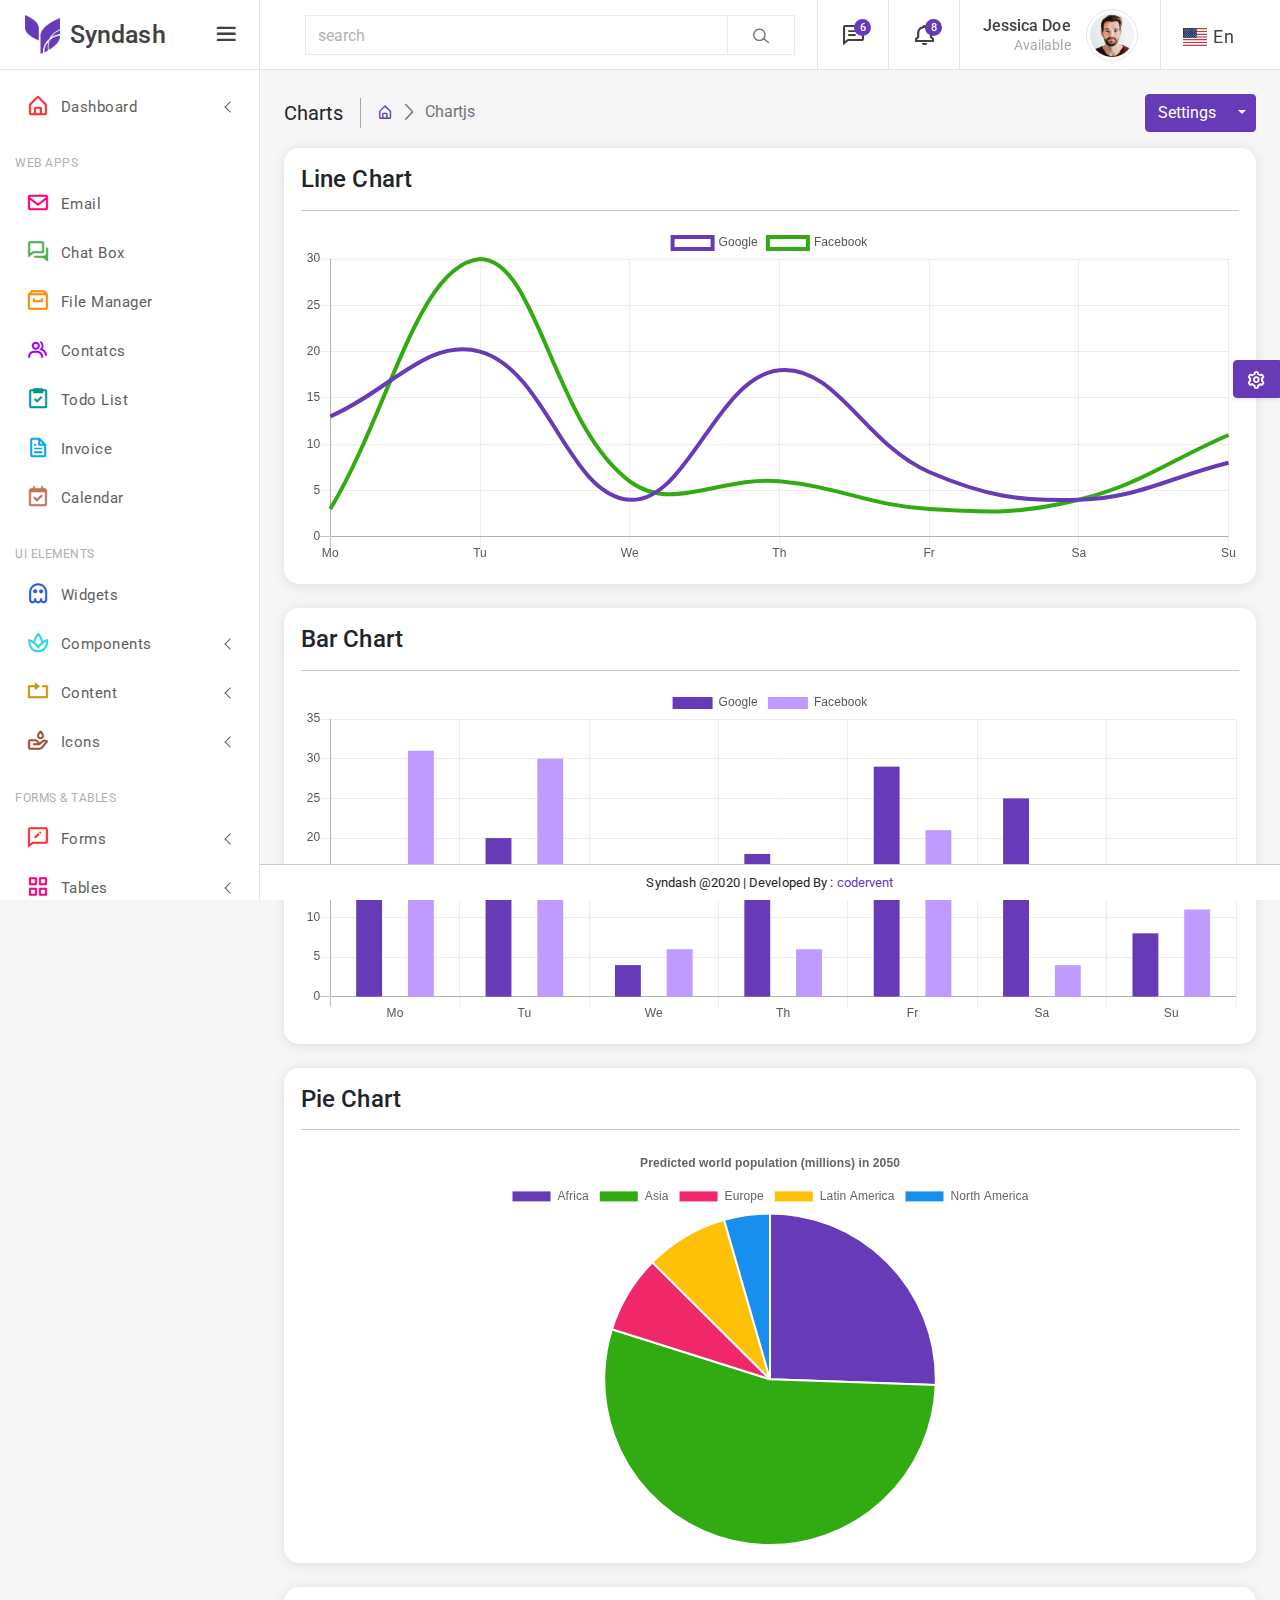
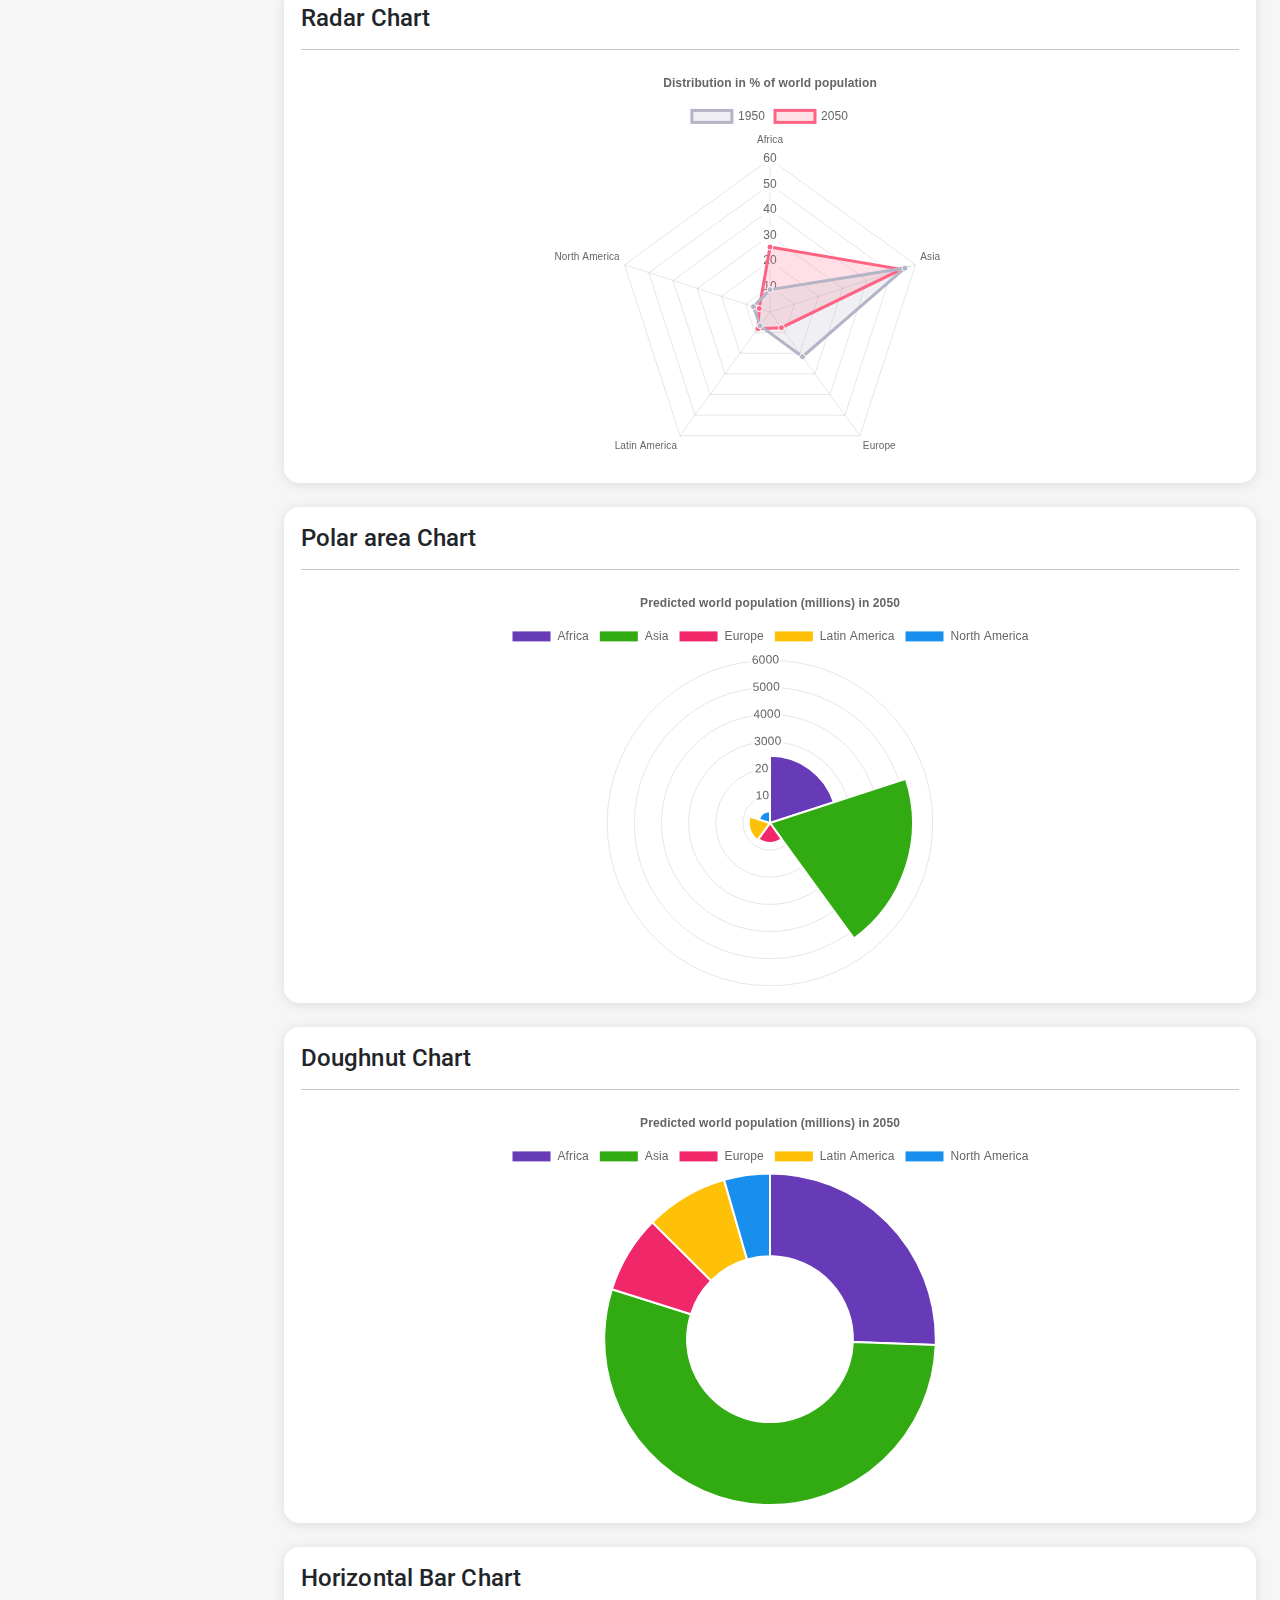
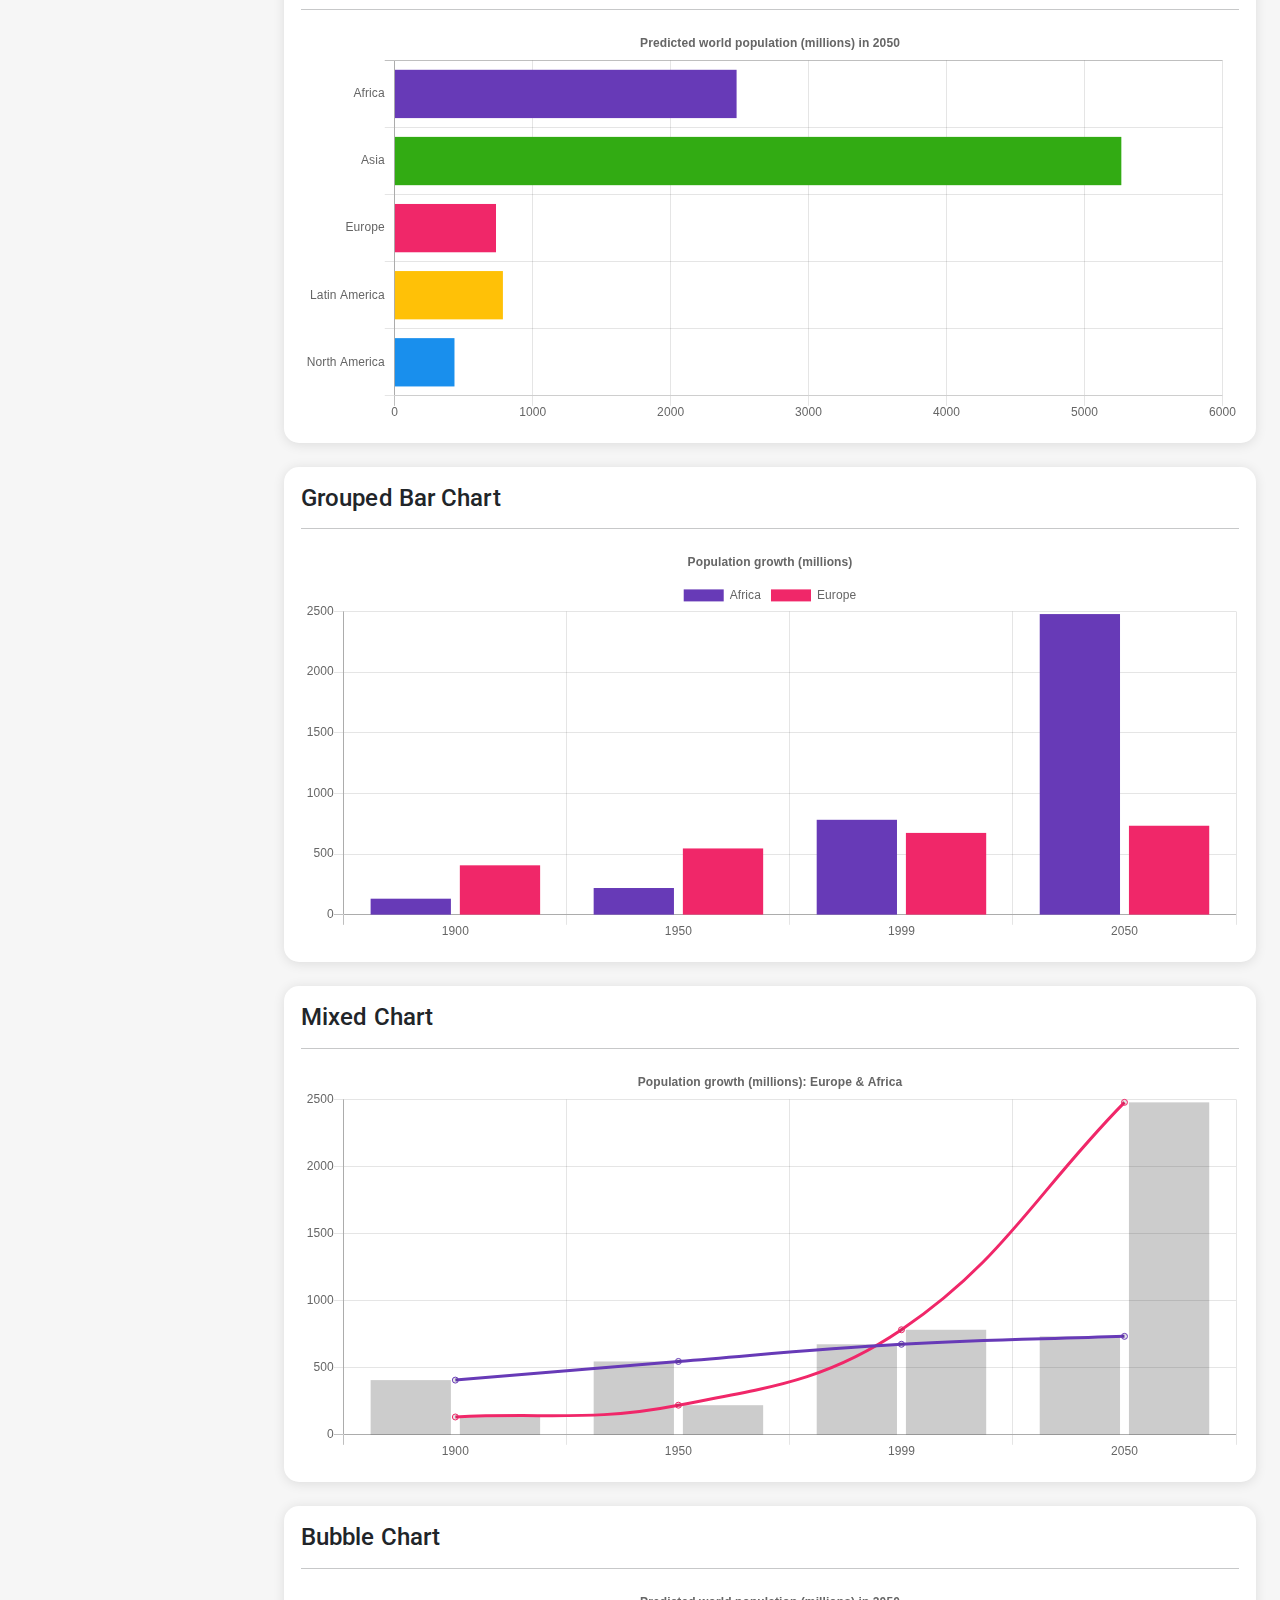
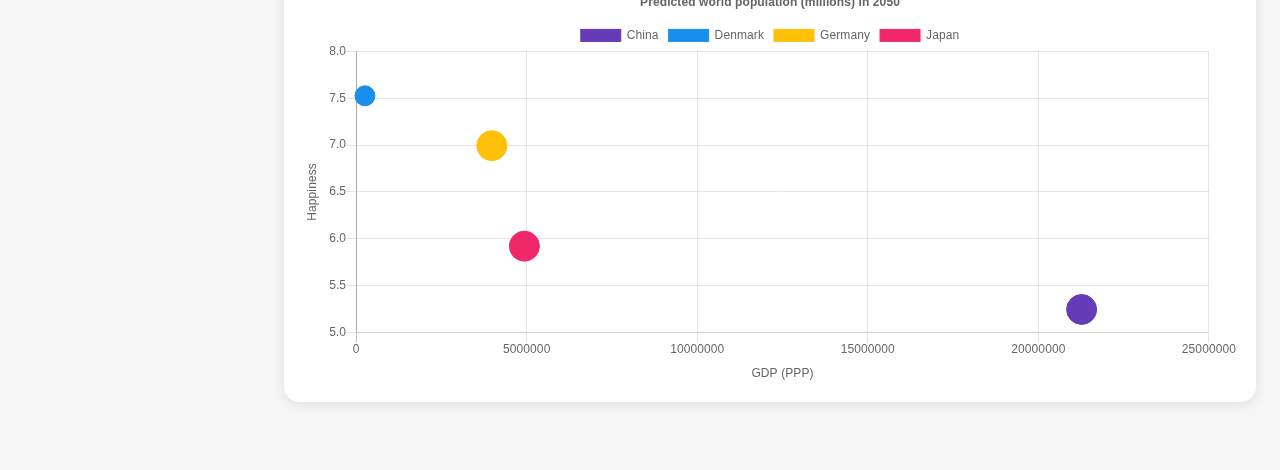
<file: Project2EmailNight/wwwroot/vertical-20260127T171413Z-3-001/vertical/charts-chartjs.html>
<!DOCTYPE html>
<html lang="en">

<head>
	<!-- Required meta tags -->
	<meta charset="utf-8" />
	<meta name="viewport" content="width=device-width, initial-scale=1, shrink-to-fit=no" />
	<title>Syndash - Bootstrap4 Admin Template</title>
	<!--favicon-->
	<link rel="icon" href="assets/images/favicon-32x32.png" type="image/png" />
	<!--plugins-->
	<link href="assets/plugins/simplebar/css/simplebar.css" rel="stylesheet" />
	<link href="assets/plugins/perfect-scrollbar/css/perfect-scrollbar.css" rel="stylesheet" />
	<link href="assets/plugins/metismenu/css/metisMenu.min.css" rel="stylesheet" />
	<!-- loader-->
	<link href="assets/css/pace.min.css" rel="stylesheet" />
	<script src="assets/js/pace.min.js"></script>
	<!-- Bootstrap CSS -->
	<link rel="stylesheet" href="assets/css/bootstrap.min.css" />
	<link rel="stylesheet" href="https://fonts.googleapis.com/css2?family=Open+Sans:wght@300;400;600&family=Roboto&display=swap" />
	<!-- Icons CSS -->
	<link rel="stylesheet" href="assets/css/icons.css" />
	<!-- App CSS -->
	<link rel="stylesheet" href="assets/css/app.css" />
	<link rel="stylesheet" href="assets/css/dark-sidebar.css" />
	<link rel="stylesheet" href="assets/css/dark-theme.css" />
</head>

<body>
	<!-- wrapper -->
	<div class="wrapper">
		<!--sidebar-wrapper-->
		<div class="sidebar-wrapper" data-simplebar="true">
			<div class="sidebar-header">
				<div class="">
					<img src="assets/images/logo-icon.png" class="logo-icon-2" alt="" />
				</div>
				<div>
					<h4 class="logo-text">Syndash</h4>
				</div>
				<a href="javascript:;" class="toggle-btn ms-auto"> <i class="bx bx-menu"></i>
				</a>
			</div>
			<!--navigation-->
			<ul class="metismenu" id="menu">
				<li>
					<a href="javascript:;" class="has-arrow">
						<div class="parent-icon icon-color-1"><i class="bx bx-home-alt"></i>
						</div>
						<div class="menu-title">Dashboard</div>
					</a>
					<ul>
						<li> <a href="index.html"><i class="bx bx-right-arrow-alt"></i>Analytics</a>
						</li>
						<li> <a href="index2.html"><i class="bx bx-right-arrow-alt"></i>Sales</a>
						</li>
					</ul>
				</li>
				<li class="menu-label">Web Apps</li>
				<li>
					<a href="emailbox.html">
						<div class="parent-icon icon-color-2"><i class="bx bx-envelope"></i>
						</div>
						<div class="menu-title">Email</div>
					</a>
				</li>
				<li>
					<a href="chat-box.html">
						<div class="parent-icon icon-color-3"> <i class="bx bx-conversation"></i>
						</div>
						<div class="menu-title">Chat Box</div>
					</a>
				</li>
				<li>
					<a href="file-manager.html">
						<div class="parent-icon icon-color-4"><i class="bx bx-archive"></i>
						</div>
						<div class="menu-title">File Manager</div>
					</a>
				</li>
				<li>
					<a href="contact-list.html">
						<div class="parent-icon icon-color-5"><i class="bx bx-group"></i>
						</div>
						<div class="menu-title">Contatcs</div>
					</a>
				</li>
				<li>
					<a href="to-do.html">
						<div class="parent-icon icon-color-6"><i class="bx bx-task"></i>
						</div>
						<div class="menu-title">Todo List</div>
					</a>
				</li>
				<li>
					<a href="invoice.html">
						<div class="parent-icon icon-color-7"><i class="bx bx-file"></i>
						</div>
						<div class="menu-title">Invoice</div>
					</a>
				</li>
				<li>
					<a href="fullcalender.html">
						<div class="parent-icon icon-color-8"> <i class="bx bx-calendar-check"></i>
						</div>
						<div class="menu-title">Calendar</div>
					</a>
				</li>
				<li class="menu-label">UI Elements</li>
				<li>
					<a href="widgets.html">
						<div class="parent-icon icon-color-9"><i class="bx bx-ghost"></i>
						</div>
						<div class="menu-title">Widgets</div>
					</a>
				</li>
				<li>
					<a class="has-arrow" href="javascript:;">
						<div class="parent-icon icon-color-10"><i class="bx bx-spa"></i>
						</div>
						<div class="menu-title">Components</div>
					</a>
					<ul>
						<li> <a href="component-alerts.html"><i class="bx bx-right-arrow-alt"></i>Alerts</a>
						</li>
						<li> <a href="component-bedges.html"><i class="bx bx-right-arrow-alt"></i>Badge</a>
						</li>
						<li> <a href="component-buttons.html"><i class="bx bx-right-arrow-alt"></i>Buttons</a>
						</li>
						<li> <a href="component-cards.html"><i class="bx bx-right-arrow-alt"></i>Cards</a>
						</li>
						<li> <a href="component-carousels.html"><i class="bx bx-right-arrow-alt"></i>Carousel</a>
						</li>
						<li> <a href="component-acordians.html"><i class="bx bx-right-arrow-alt"></i>Acordians</a>
						</li>
						<li> <a href="component-list-groups.html"><i class="bx bx-right-arrow-alt"></i>List Groups</a>
						</li>
						<li> <a href="component-media-object.html"><i class="bx bx-right-arrow-alt"></i>Media Objects</a>
						</li>
						<li> <a href="component-modals.html"><i class="bx bx-right-arrow-alt"></i>Modal</a>
						</li>
						<li> <a href="component-navs.html"><i class="bx bx-right-arrow-alt"></i>Navs</a>
						</li>
						<li> <a href="components-navbar.html"><i class="bx bx-right-arrow-alt"></i>Navbar</a>
						</li>
						<li> <a href="component-paginations.html"><i class="bx bx-right-arrow-alt"></i>Pagination</a>
						</li>
						<li> <a href="component-popovers-tooltips.html"><i class="bx bx-right-arrow-alt"></i>Popovers & Tooltips</a>
						</li>
						<li> <a href="component-progress-bars.html"><i class="bx bx-right-arrow-alt"></i>Progress</a>
						</li>
						<li> <a href="component-spinners.html"><i class="bx bx-right-arrow-alt"></i>Spinners</a>
						</li>
						<li> <a href="component-notifications.html"><i class="bx bx-right-arrow-alt"></i>Notifications</a>
						</li>
						<li> <a href="components-avtars-chips.html"><i class="bx bx-right-arrow-alt"></i>Avatrs & Chips</a>
						</li>
					</ul>
				</li>
				<li>
					<a class="has-arrow" href="javascript:;">
						<div class="parent-icon icon-color-11"><i class="bx bx-repeat"></i>
						</div>
						<div class="menu-title">Content</div>
					</a>
					<ul>
						<li> <a href="content-grid-system.html"><i class="bx bx-right-arrow-alt"></i>Grid System</a>
						</li>
						<li> <a href="content-typography.html"><i class="bx bx-right-arrow-alt"></i>Typography</a>
						</li>
						<li> <a href="content-text-utilities.html"><i class="bx bx-right-arrow-alt"></i>Text Utilities</a>
						</li>
					</ul>
				</li>
				<li>
					<a class="has-arrow" href="javascript:;">
						<div class="parent-icon icon-color-12"> <i class="bx bx-donate-blood"></i>
						</div>
						<div class="menu-title">Icons</div>
					</a>
					<ul>
						<li> <a href="icons-line-icons.html"><i class="bx bx-right-arrow-alt"></i>Line Icons</a>
						</li>
						<li> <a href="icons-boxicons.html"><i class="bx bx-right-arrow-alt"></i>Boxicons</a>
						</li>
						<li> <a href="icons-feather-icons.html"><i class="bx bx-right-arrow-alt"></i>Feather Icons</a>
						</li>
					</ul>
				</li>
				<li class="menu-label">Forms & Tables</li>
				<li>
					<a class="has-arrow" href="javascript:;">
						<div class="parent-icon icon-color-1"> <i class="bx bx-comment-edit"></i>
						</div>
						<div class="menu-title">Forms</div>
					</a>
					<ul>
						<li> <a href="form-elements.html"><i class="bx bx-right-arrow-alt"></i>Form Elements</a>
						</li>
						<li> <a href="form-input-group.html"><i class="bx bx-right-arrow-alt"></i>Input Groups</a>
						</li>
						<li> <a href="form-layouts.html"><i class="bx bx-right-arrow-alt"></i>Forms Layouts</a>
						</li>
						<li> <a href="form-validations.html"><i class="bx bx-right-arrow-alt"></i>Form Validation</a>
						</li>
						<li> <a href="form-wizard.html"><i class="bx bx-right-arrow-alt"></i>Form Wizard</a>
						</li>
						<li> <a href="form-text-editor.html"><i class="bx bx-right-arrow-alt"></i>Text Editor</a>
						</li>
						<li> <a href="form-file-upload.html"><i class="bx bx-right-arrow-alt"></i>File Upload</a>
						</li>
						<li> <a href="form-date-time-pickes.html"><i class="bx bx-right-arrow-alt"></i>Date Pickers</a>
						</li>
						<li> <a href="form-select2.html"><i class="bx bx-right-arrow-alt"></i>Select2</a>
						</li>
					</ul>
				</li>
				<li>
					<a class="has-arrow" href="javascript:;">
						<div class="parent-icon icon-color-2"><i class="bx bx-grid-alt"></i>
						</div>
						<div class="menu-title">Tables</div>
					</a>
					<ul>
						<li> <a href="table-basic-table.html"><i class="bx bx-right-arrow-alt"></i>Basic Table</a>
						</li>
						<li> <a href="table-datatable.html"><i class="bx bx-right-arrow-alt"></i>Data Table</a>
						</li>
						<li> <a href="table-editable.html"><i class="bx bx-right-arrow-alt"></i>Editable Table</a>
						</li>
					</ul>
				</li>
				<li class="menu-label">Pages</li>
				<li>
					<a class="has-arrow" href="javascript:;">
						<div class="parent-icon icon-color-3"><i class="bx bx-lock"></i>
						</div>
						<div class="menu-title">Authentication</div>
					</a>
					<ul>
						<li> <a href="authentication-login.html" target="_blank"><i class="bx bx-right-arrow-alt"></i>Login</a>
						</li>
						<li> <a href="authentication-register.html" target="_blank"><i class="bx bx-right-arrow-alt"></i>Register</a>
						</li>
						<li> <a href="authentication-forgot-password.html" target="_blank"><i class="bx bx-right-arrow-alt"></i>Forgot Password</a>
						</li>
						<li> <a href="authentication-reset-password.html" target="_blank"><i class="bx bx-right-arrow-alt"></i>Reset Password</a>
						</li>
						<li> <a href="authentication-lock-screen.html" target="_blank"><i class="bx bx-right-arrow-alt"></i>Lock Screen</a>
						</li>
					</ul>
				</li>
				<li>
					<a href="user-profile.html">
						<div class="parent-icon icon-color-4"><i class="bx bx-user-circle"></i>
						</div>
						<div class="menu-title">User Profile</div>
					</a>
				</li>
				<li>
					<a href="timeline.html">
						<div class="parent-icon icon-color-5"> <i class="bx bx-video-recording"></i>
						</div>
						<div class="menu-title">Timeline</div>
					</a>
				</li>
				<li>
					<a class="has-arrow" href="javascript:;">
						<div class="parent-icon icon-color-6"><i class="bx bx-error"></i>
						</div>
						<div class="menu-title">Errors</div>
					</a>
					<ul>
						<li> <a href="errors-404-error.html" target="_blank"><i class="bx bx-right-arrow-alt"></i>404 Error</a>
						</li>
						<li> <a href="errors-500-error.html" target="_blank"><i class="bx bx-right-arrow-alt"></i>500 Error</a>
						</li>
						<li> <a href="errors-coming-soon.html" target="_blank"><i class="bx bx-right-arrow-alt"></i>Coming Soon</a>
						</li>
					</ul>
				</li>
				<li>
					<a href="faq.html">
						<div class="parent-icon icon-color-7"><i class="bx bx-help-circle"></i>
						</div>
						<div class="menu-title">FAQ</div>
					</a>
				</li>
				<li>
					<a href="pricing-table.html">
						<div class="parent-icon icon-color-8"><i class="bx bx-diamond"></i>
						</div>
						<div class="menu-title">Pricing</div>
					</a>
				</li>
				<li class="menu-label">Charts & Maps</li>
				<li>
					<a class="has-arrow" href="javascript:;">
						<div class="parent-icon icon-color-9"><i class="bx bx-line-chart"></i>
						</div>
						<div class="menu-title">Charts</div>
					</a>
					<ul>
						<li> <a href="charts-apex-chart.html"><i class="bx bx-right-arrow-alt"></i>Apex</a>
						</li>
						<li> <a href="charts-chartjs.html"><i class="bx bx-right-arrow-alt"></i>Chartjs</a>
						</li>
						<li> <a href="charts-highcharts.html"><i class="bx bx-right-arrow-alt"></i>Highcharts</a>
						</li>
					</ul>
				</li>
				<li>
					<a class="has-arrow" href="javascript:;">
						<div class="parent-icon icon-color-10"><i class="bx bx-map-alt"></i>
						</div>
						<div class="menu-title">Maps</div>
					</a>
					<ul>
						<li> <a href="map-google-maps.html"><i class="bx bx-right-arrow-alt"></i>Google Maps</a>
						</li>
						<li> <a href="map-vector-maps.html"><i class="bx bx-right-arrow-alt"></i>Vector Maps</a>
						</li>
					</ul>
				</li>
				<li class="menu-label">Others</li>
				<li>
					<a class="has-arrow" href="javascript:;">
						<div class="parent-icon icon-color-11"><i class="bx bx-menu"></i>
						</div>
						<div class="menu-title">Menu Levels</div>
					</a>
					<ul>
						<li> <a class="has-arrow" href="javascript:;"><i class="bx bx-right-arrow-alt"></i>Level One</a>
							<ul>
								<li> <a class="has-arrow" href="javascript:;"><i class="bx bx-right-arrow-alt"></i>Level Two</a>
									<ul>
										<li> <a href="javascript:;"><i class="bx bx-right-arrow-alt"></i>Level Three</a>
										</li>
									</ul>
								</li>
							</ul>
						</li>
					</ul>
				</li>
				<li>
					<a href="https://codervent.com/syndash/documentation/index.html" target="_blank">
						<div class="parent-icon icon-color-12"><i class="bx bx-folder"></i>
						</div>
						<div class="menu-title">Documentation</div>
					</a>
				</li>
				<li>
					<a href="https://themeforest.net/user/codervent" target="_blank">
						<div class="parent-icon"><i class="bx bx-support"></i>
						</div>
						<div class="menu-title">Support</div>
					</a>
				</li>
			</ul>
			<!--end navigation-->
		</div>
		<!--end sidebar-wrapper-->
		<!--header-->
		<header class="top-header">
			<nav class="navbar navbar-expand">
				<div class="left-topbar d-flex align-items-center">
					<a href="javascript:;" class="toggle-btn">	<i class="bx bx-menu"></i>
					</a>
				</div>
				<div class="flex-grow-1 search-bar">
					<div class="input-group">
						 <button class="btn btn-search-back search-arrow-back" type="button"><i class="bx bx-arrow-back"></i></button>
						 <input type="text" class="form-control" placeholder="search" />
						 <button class="btn btn-search" type="button"><i class="lni lni-search-alt"></i></button>
					</div>
				</div>
				<div class="right-topbar ms-auto">
					<ul class="navbar-nav">
						<li class="nav-item search-btn-mobile">
							<a class="nav-link position-relative" href="javascript:;">	<i class="bx bx-search vertical-align-middle"></i>
							</a>
						</li>
						<li class="nav-item dropdown dropdown-lg">
							<a class="nav-link dropdown-toggle dropdown-toggle-nocaret position-relative" href="javascript:;" data-bs-toggle="dropdown">	<span class="msg-count">6</span>
								<i class="bx bx-comment-detail vertical-align-middle"></i>
							</a>
							<div class="dropdown-menu dropdown-menu-end">
								<a href="javascript:;">
									<div class="msg-header">
										<h6 class="msg-header-title">6 New</h6>
										<p class="msg-header-subtitle">Application Messages</p>
									</div>
								</a>
								<div class="header-message-list">
									<a class="dropdown-item" href="javascript:;">
										<div class="d-flex align-items-center">
											<div class="user-online">
												<img src="assets/images/avatars/avatar-1.png" class="msg-avatar" alt="user avatar">
											</div>
											<div class="flex-grow-1">
												<h6 class="msg-name">Daisy Anderson <span class="msg-time float-end">5 sec
													ago</span></h6>
												<p class="msg-info">The standard chunk of lorem</p>
											</div>
										</div>
									</a>
									<a class="dropdown-item" href="javascript:;">
										<div class="d-flex align-items-center">
											<div class="user-online">
												<img src="assets/images/avatars/avatar-2.png" class="msg-avatar" alt="user avatar">
											</div>
											<div class="flex-grow-1">
												<h6 class="msg-name">Althea Cabardo <span class="msg-time float-end">14
													sec ago</span></h6>
												<p class="msg-info">Many desktop publishing packages</p>
											</div>
										</div>
									</a>
									<a class="dropdown-item" href="javascript:;">
										<div class="d-flex align-items-center">
											<div class="user-online">
												<img src="assets/images/avatars/avatar-3.png" class="msg-avatar" alt="user avatar">
											</div>
											<div class="flex-grow-1">
												<h6 class="msg-name">Oscar Garner <span class="msg-time float-end">8 min
													ago</span></h6>
												<p class="msg-info">Various versions have evolved over</p>
											</div>
										</div>
									</a>
									<a class="dropdown-item" href="javascript:;">
										<div class="d-flex align-items-center">
											<div class="user-online">
												<img src="assets/images/avatars/avatar-4.png" class="msg-avatar" alt="user avatar">
											</div>
											<div class="flex-grow-1">
												<h6 class="msg-name">Katherine Pechon <span class="msg-time float-end">15
													min ago</span></h6>
												<p class="msg-info">Making this the first true generator</p>
											</div>
										</div>
									</a>
									<a class="dropdown-item" href="javascript:;">
										<div class="d-flex align-items-center">
											<div class="user-online">
												<img src="assets/images/avatars/avatar-5.png" class="msg-avatar" alt="user avatar">
											</div>
											<div class="flex-grow-1">
												<h6 class="msg-name">Amelia Doe <span class="msg-time float-end">22 min
													ago</span></h6>
												<p class="msg-info">Duis aute irure dolor in reprehenderit</p>
											</div>
										</div>
									</a>
									<a class="dropdown-item" href="javascript:;">
										<div class="d-flex align-items-center">
											<div class="user-online">
												<img src="assets/images/avatars/avatar-6.png" class="msg-avatar" alt="user avatar">
											</div>
											<div class="flex-grow-1">
												<h6 class="msg-name">Cristina Jhons <span class="msg-time float-end">2 hrs
													ago</span></h6>
												<p class="msg-info">The passage is attributed to an unknown</p>
											</div>
										</div>
									</a>
									<a class="dropdown-item" href="javascript:;">
										<div class="d-flex align-items-center">
											<div class="user-online">
												<img src="assets/images/avatars/avatar-7.png" class="msg-avatar" alt="user avatar">
											</div>
											<div class="flex-grow-1">
												<h6 class="msg-name">James Caviness <span class="msg-time float-end">4 hrs
													ago</span></h6>
												<p class="msg-info">The point of using Lorem</p>
											</div>
										</div>
									</a>
									<a class="dropdown-item" href="javascript:;">
										<div class="d-flex align-items-center">
											<div class="user-online">
												<img src="assets/images/avatars/avatar-8.png" class="msg-avatar" alt="user avatar">
											</div>
											<div class="flex-grow-1">
												<h6 class="msg-name">Peter Costanzo <span class="msg-time float-end">6 hrs
													ago</span></h6>
												<p class="msg-info">It was popularised in the 1960s</p>
											</div>
										</div>
									</a>
									<a class="dropdown-item" href="javascript:;">
										<div class="d-flex align-items-center">
											<div class="user-online">
												<img src="assets/images/avatars/avatar-9.png" class="msg-avatar" alt="user avatar">
											</div>
											<div class="flex-grow-1">
												<h6 class="msg-name">David Buckley <span class="msg-time float-end">2 hrs
													ago</span></h6>
												<p class="msg-info">Various versions have evolved over</p>
											</div>
										</div>
									</a>
									<a class="dropdown-item" href="javascript:;">
										<div class="d-flex align-items-center">
											<div class="user-online">
												<img src="assets/images/avatars/avatar-10.png" class="msg-avatar" alt="user avatar">
											</div>
											<div class="flex-grow-1">
												<h6 class="msg-name">Thomas Wheeler <span class="msg-time float-end">2 days
													ago</span></h6>
												<p class="msg-info">If you are going to use a passage</p>
											</div>
										</div>
									</a>
									<a class="dropdown-item" href="javascript:;">
										<div class="d-flex align-items-center">
											<div class="user-online">
												<img src="assets/images/avatars/avatar-11.png" class="msg-avatar" alt="user avatar">
											</div>
											<div class="flex-grow-1">
												<h6 class="msg-name">Johnny Seitz <span class="msg-time float-end">5 days
													ago</span></h6>
												<p class="msg-info">All the Lorem Ipsum generators</p>
											</div>
										</div>
									</a>
								</div>
								<a href="javascript:;">
									<div class="text-center msg-footer">View All Messages</div>
								</a>
							</div>
						</li>
						<li class="nav-item dropdown dropdown-lg">
							<a class="nav-link dropdown-toggle dropdown-toggle-nocaret position-relative" href="javascript:;" data-bs-toggle="dropdown">	<i class="bx bx-bell vertical-align-middle"></i>
								<span class="msg-count">8</span>
							</a>
							<div class="dropdown-menu dropdown-menu-end">
								<a href="javascript:;">
									<div class="msg-header">
										<h6 class="msg-header-title">8 New</h6>
										<p class="msg-header-subtitle">Application Notifications</p>
									</div>
								</a>
								<div class="header-notifications-list">
									<a class="dropdown-item" href="javascript:;">
										<div class="d-flex align-items-center">
											<div class="notify bg-light-primary text-primary"><i class="bx bx-group"></i>
											</div>
											<div class="flex-grow-1">
												<h6 class="msg-name">New Customers<span class="msg-time float-end">14 Sec
													ago</span></h6>
												<p class="msg-info">5 new user registered</p>
											</div>
										</div>
									</a>
									<a class="dropdown-item" href="javascript:;">
										<div class="d-flex align-items-center">
											<div class="notify bg-light-danger text-danger"><i class="bx bx-cart-alt"></i>
											</div>
											<div class="flex-grow-1">
												<h6 class="msg-name">New Orders <span class="msg-time float-end">2 min
													ago</span></h6>
												<p class="msg-info">You have recived new orders</p>
											</div>
										</div>
									</a>
									<a class="dropdown-item" href="javascript:;">
										<div class="d-flex align-items-center">
											<div class="notify bg-light-shineblue text-shineblue"><i class="bx bx-file"></i>
											</div>
											<div class="flex-grow-1">
												<h6 class="msg-name">24 PDF File<span class="msg-time float-end">19 min
													ago</span></h6>
												<p class="msg-info">The pdf files generated</p>
											</div>
										</div>
									</a>
									<a class="dropdown-item" href="javascript:;">
										<div class="d-flex align-items-center">
											<div class="notify bg-light-cyne text-cyne"><i class="bx bx-send"></i>
											</div>
											<div class="flex-grow-1">
												<h6 class="msg-name">Time Response <span class="msg-time float-end">28 min
													ago</span></h6>
												<p class="msg-info">5.1 min avarage time response</p>
											</div>
										</div>
									</a>
									<a class="dropdown-item" href="javascript:;">
										<div class="d-flex align-items-center">
											<div class="notify bg-light-purple text-purple"><i class="bx bx-home-circle"></i>
											</div>
											<div class="flex-grow-1">
												<h6 class="msg-name">New Product Approved <span
													class="msg-time float-end">2 hrs ago</span></h6>
												<p class="msg-info">Your new product has approved</p>
											</div>
										</div>
									</a>
									<a class="dropdown-item" href="javascript:;">
										<div class="d-flex align-items-center">
											<div class="notify bg-light-warning text-warning"><i class="bx bx-message-detail"></i>
											</div>
											<div class="flex-grow-1">
												<h6 class="msg-name">New Comments <span class="msg-time float-end">4 hrs
													ago</span></h6>
												<p class="msg-info">New customer comments recived</p>
											</div>
										</div>
									</a>
									<a class="dropdown-item" href="javascript:;">
										<div class="d-flex align-items-center">
											<div class="notify bg-light-success text-success"><i class='bx bx-check-square'></i>
											</div>
											<div class="flex-grow-1">
												<h6 class="msg-name">Your item is shipped <span class="msg-time float-end">5 hrs
													ago</span></h6>
												<p class="msg-info">Successfully shipped your item</p>
											</div>
										</div>
									</a>
									<a class="dropdown-item" href="javascript:;">
										<div class="d-flex align-items-center">
											<div class="notify bg-light-sinata text-sinata"><i class='bx bx-user-pin'></i>
											</div>
											<div class="flex-grow-1">
												<h6 class="msg-name">New 24 authors<span class="msg-time float-end">1 day
													ago</span></h6>
												<p class="msg-info">24 new authors joined last week</p>
											</div>
										</div>
									</a>
									<a class="dropdown-item" href="javascript:;">
										<div class="d-flex align-items-center">
											<div class="notify bg-light-mehandi text-mehandi"><i class='bx bx-door-open'></i>
											</div>
											<div class="flex-grow-1">
												<h6 class="msg-name">Defense Alerts <span class="msg-time float-end">2 weeks
													ago</span></h6>
												<p class="msg-info">45% less alerts last 4 weeks</p>
											</div>
										</div>
									</a>
								</div>
								<a href="javascript:;">
									<div class="text-center msg-footer">View All Notifications</div>
								</a>
							</div>
						</li>
						<li class="nav-item dropdown dropdown-user-profile">
							<a class="nav-link dropdown-toggle dropdown-toggle-nocaret" href="javascript:;" data-bs-toggle="dropdown">
								<div class="d-flex user-box align-items-center">
									<div class="user-info">
										<p class="user-name mb-0">Jessica Doe</p>
										<p class="designattion mb-0">Available</p>
									</div>
									<img src="assets/images/avatars/avatar-1.png" class="user-img" alt="user avatar">
								</div>
							</a>
							<div class="dropdown-menu dropdown-menu-end">	
								<a class="dropdown-item" href="javascript:;"><i
										class="bx bx-user"></i><span>Profile</span></a>
								<a class="dropdown-item" href="javascript:;"><i
										class="bx bx-cog"></i><span>Settings</span></a>
								<a class="dropdown-item" href="javascript:;"><i
										class="bx bx-tachometer"></i><span>Dashboard</span></a>
								<a class="dropdown-item" href="javascript:;"><i
										class="bx bx-wallet"></i><span>Earnings</span></a>
								<a class="dropdown-item" href="javascript:;"><i
										class="bx bx-cloud-download"></i><span>Downloads</span></a>
								<div class="dropdown-divider mb-0"></div>	<a class="dropdown-item" href="javascript:;"><i
										class="bx bx-power-off"></i><span>Logout</span></a>
							</div>
						</li>
						<li class="nav-item dropdown dropdown-language">
							<a class="nav-link dropdown-toggle dropdown-toggle-nocaret" href="javascript:;" data-bs-toggle="dropdown">
								<div class="lang d-flex">
									<div><i class="flag-icon flag-icon-um"></i>
									</div>
									<div><span>En</span>
									</div>
								</div>
							</a>
							<div class="dropdown-menu dropdown-menu-end">
								<a class="dropdown-item" href="javascript:;"><i
										class="flag-icon flag-icon-de"></i><span>German</span></a>
								<a class="dropdown-item" href="javascript:;"><i
										class="flag-icon flag-icon-fr"></i><span>French</span></a>
								<a class="dropdown-item" href="javascript:;"><i
										class="flag-icon flag-icon-um"></i><span>English</span></a>
								<a class="dropdown-item" href="javascript:;"><i
										class="flag-icon flag-icon-in"></i><span>Hindi</span></a>
								<a class="dropdown-item" href="javascript:;"><i
										class="flag-icon flag-icon-cn"></i><span>Chinese</span></a>
								<a class="dropdown-item" href="javascript:;"><i
										class="flag-icon flag-icon-ae"></i><span>Arabic</span></a>
							</div>
						</li>
					</ul>
				</div>
			</nav>
		</header>
		<!--end header-->
		<!--page-wrapper-->
		<div class="page-wrapper">
			<!--page-content-wrapper-->
			<div class="page-content-wrapper">
				<div class="page-content">
					<!--breadcrumb-->
					<div class="page-breadcrumb d-none d-sm-flex align-items-center mb-3">
						<div class="breadcrumb-title pe-3">Charts</div>
						<div class="ps-3">
							<nav aria-label="breadcrumb">
								<ol class="breadcrumb mb-0 p-0">
									<li class="breadcrumb-item"><a href="javascript:;"><i class="bx bx-home-alt"></i></a>
									</li>
									<li class="breadcrumb-item active" aria-current="page">Chartjs</li>
								</ol>
							</nav>
						</div>
						<div class="ms-auto">
							<div class="btn-group">
								<button type="button" class="btn btn-primary">Settings</button>
								<button type="button" class="btn btn-primary split-bg-primary dropdown-toggle dropdown-toggle-split" data-bs-toggle="dropdown">	<span class="visually-hidden">Toggle Dropdown</span>
								</button>
								<div class="dropdown-menu dropdown-menu-right dropdown-menu-lg-end">	<a class="dropdown-item" href="javascript:;">Action</a>
									<a class="dropdown-item" href="javascript:;">Another action</a>
									<a class="dropdown-item" href="javascript:;">Something else here</a>
									<div class="dropdown-divider"></div>	<a class="dropdown-item" href="javascript:;">Separated link</a>
								</div>
							</div>
						</div>
					</div>
					<!--end breadcrumb-->
					<div class="row">
						<div class="col-12 col-lg-12 mx-auto">
							<div class="card radius-15">
								<div class="card-body">
									<div class="card-title">
										<h4 class="mb-0">Line Chart</h4>
									</div>
									<hr/>
									<div class="chart-container1">
										<canvas id="chart1"></canvas>
									</div>
								</div>
							</div>
						</div>
						<div class="col-12 col-lg-12 mx-auto">
							<div class="card radius-15">
								<div class="card-body">
									<div class="card-title">
										<h4 class="mb-0">Bar Chart</h4>
									</div>
									<hr/>
									<div class="chart-container1">
										<canvas id="chart2"></canvas>
									</div>
								</div>
							</div>
						</div>
						<div class="col-12 col-lg-12 mx-auto">
							<div class="card radius-15">
								<div class="card-body">
									<div class="card-title">
										<h4 class="mb-0">Pie Chart</h4>
									</div>
									<hr/>
									<div class="chart-container2">
										<canvas id="chart3"></canvas>
									</div>
								</div>
							</div>
						</div>
						<div class="col-12 col-lg-12 mx-auto">
							<div class="card radius-15">
								<div class="card-body">
									<div class="card-title">
										<h4 class="mb-0">Radar Chart</h4>
									</div>
									<hr/>
									<div class="chart-container2">
										<canvas id="chart4"></canvas>
									</div>
								</div>
							</div>
						</div>
						<div class="col-12 col-lg-12 mx-auto">
							<div class="card radius-15">
								<div class="card-body">
									<div class="card-title">
										<h4 class="mb-0">Polar area Chart</h4>
									</div>
									<hr/>
									<div class="chart-container2">
										<canvas id="chart5"></canvas>
									</div>
								</div>
							</div>
						</div>
						<div class="col-12 col-lg-12 mx-auto">
							<div class="card radius-15">
								<div class="card-body">
									<div class="card-title">
										<h4 class="mb-0">Doughnut Chart</h4>
									</div>
									<hr/>
									<div class="card-title"></div>
									<div class="chart-container2">
										<canvas id="chart6"></canvas>
									</div>
								</div>
							</div>
						</div>
						<div class="col-12 col-lg-12 mx-auto">
							<div class="card radius-15">
								<div class="card-body">
									<div class="card-title">
										<h4 class="mb-0">Horizontal Bar Chart</h4>
									</div>
									<hr/>
									<div class="chart-container2">
										<canvas id="chart7"></canvas>
									</div>
								</div>
							</div>
						</div>
						<div class="col-12 col-lg-12 mx-auto">
							<div class="card radius-15">
								<div class="card-body">
									<div class="card-title">
										<h4 class="mb-0">Grouped Bar Chart</h4>
									</div>
									<hr/>
									<div class="chart-container2">
										<canvas id="chart8"></canvas>
									</div>
								</div>
							</div>
						</div>
						<div class="col-12 col-lg-12 mx-auto">
							<div class="card radius-15">
								<div class="card-body">
									<div class="card-title">
										<h4 class="mb-0">Mixed Chart</h4>
									</div>
									<hr/>
									<div class="chart-container2">
										<canvas id="chart9"></canvas>
									</div>
								</div>
							</div>
						</div>
						<div class="col-12 col-lg-12 mx-auto">
							<div class="card radius-15">
								<div class="card-body">
									<div class="card-title">
										<h4 class="mb-0">Bubble Chart</h4>
									</div>
									<hr/>
									<div class="chart-container2">
										<canvas id="chart10"></canvas>
									</div>
								</div>
							</div>
						</div>
					</div>
					<!--end row-->
				</div>
			</div>
			<!--end page-content-wrapper-->
		</div>
		<!--end page-wrapper-->
		<!--start overlay-->
		<div class="overlay toggle-btn-mobile"></div>
		<!--end overlay-->
		<!--Start Back To Top Button--> <a href="javaScript:;" class="back-to-top"><i class='bx bxs-up-arrow-alt'></i></a>
		<!--End Back To Top Button-->
		<!--footer -->
		<div class="footer">
			<p class="mb-0">Syndash @2020 | Developed By : <a href="https://themeforest.net/user/codervent" target="_blank">codervent</a>
			</p>
		</div>
		<!-- end footer -->
	</div>
	<!-- end wrapper -->
	<!--start switcher-->
	<div class="switcher-body">
		<button class="btn btn-primary btn-switcher shadow-sm" type="button" data-bs-toggle="offcanvas" data-bs-target="#offcanvasScrolling" aria-controls="offcanvasScrolling"><i class="bx bx-cog bx-spin"></i></button>
		<div class="offcanvas offcanvas-end shadow border-start-0 p-2" data-bs-scroll="true" data-bs-backdrop="false" tabindex="-1" id="offcanvasScrolling">
		  <div class="offcanvas-header border-bottom">
			<h5 class="offcanvas-title" id="offcanvasScrollingLabel">Theme Customizer</h5>
			<button type="button" class="btn-close text-reset" data-bs-dismiss="offcanvas"></button>
		  </div>
		  <div class="offcanvas-body">
			<h6 class="mb-0">Theme Variation</h6>
			<hr>
			<div class="form-check form-check-inline">
			  <input class="form-check-input" type="radio" name="inlineRadioOptions" id="lightmode" value="option1" checked>
			  <label class="form-check-label" for="lightmode">Light</label>
			</div>
			<hr>
			<div class="form-check form-check-inline">
			  <input class="form-check-input" type="radio" name="inlineRadioOptions" id="darkmode" value="option2">
			  <label class="form-check-label" for="darkmode">Dark</label>
			</div>
			<hr>
			<div class="form-check form-check-inline">
				<input class="form-check-input" type="radio" name="inlineRadioOptions" id="darksidebar" value="option3">
				<label class="form-check-label" for="darksidebar">Semi Dark</label>
			  </div>
			  <hr>
			 <div class="form-check form-check-inline">
				<input class="form-check-input" type="radio" name="inlineRadioOptions" id="ColorLessIcons" value="option3">
				<label class="form-check-label" for="ColorLessIcons">Color Less Icons</label>
			  </div>
		  </div>
		</div>
	   </div>
	   <!--end switcher-->
	<!-- JavaScript -->
	<!-- Bootstrap JS -->
	<script src="assets/js/bootstrap.bundle.min.js"></script>

	<!--plugins-->
	<script src="assets/js/jquery.min.js"></script>
	<script src="assets/plugins/simplebar/js/simplebar.min.js"></script>
	<script src="assets/plugins/metismenu/js/metisMenu.min.js"></script>
	<script src="assets/plugins/perfect-scrollbar/js/perfect-scrollbar.js"></script>
	<script src="assets/plugins/chartjs/js/Chart.min.js"></script>
	<script src="assets/plugins/chartjs/js/chartjs-custom.js"></script>
	<!-- App JS -->
	<script src="assets/js/app.js"></script>
</body>

</html>
</file>
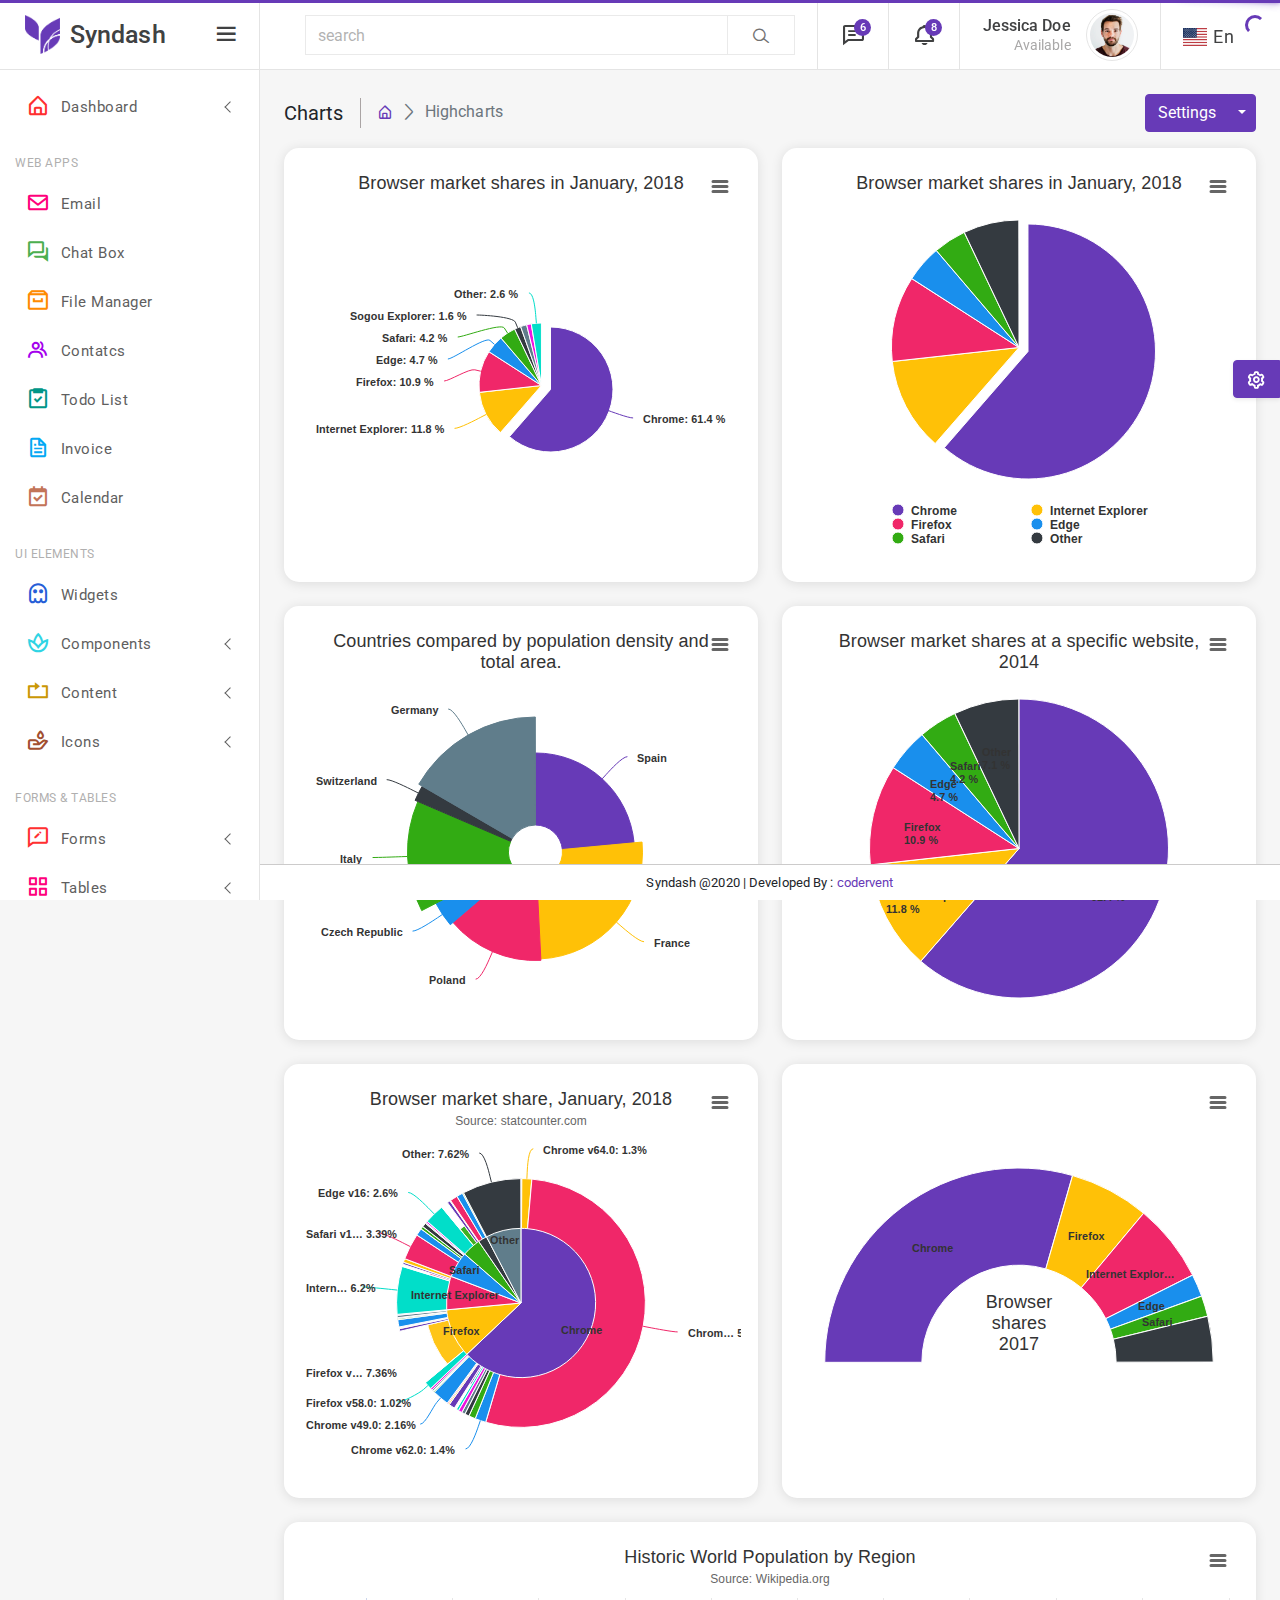
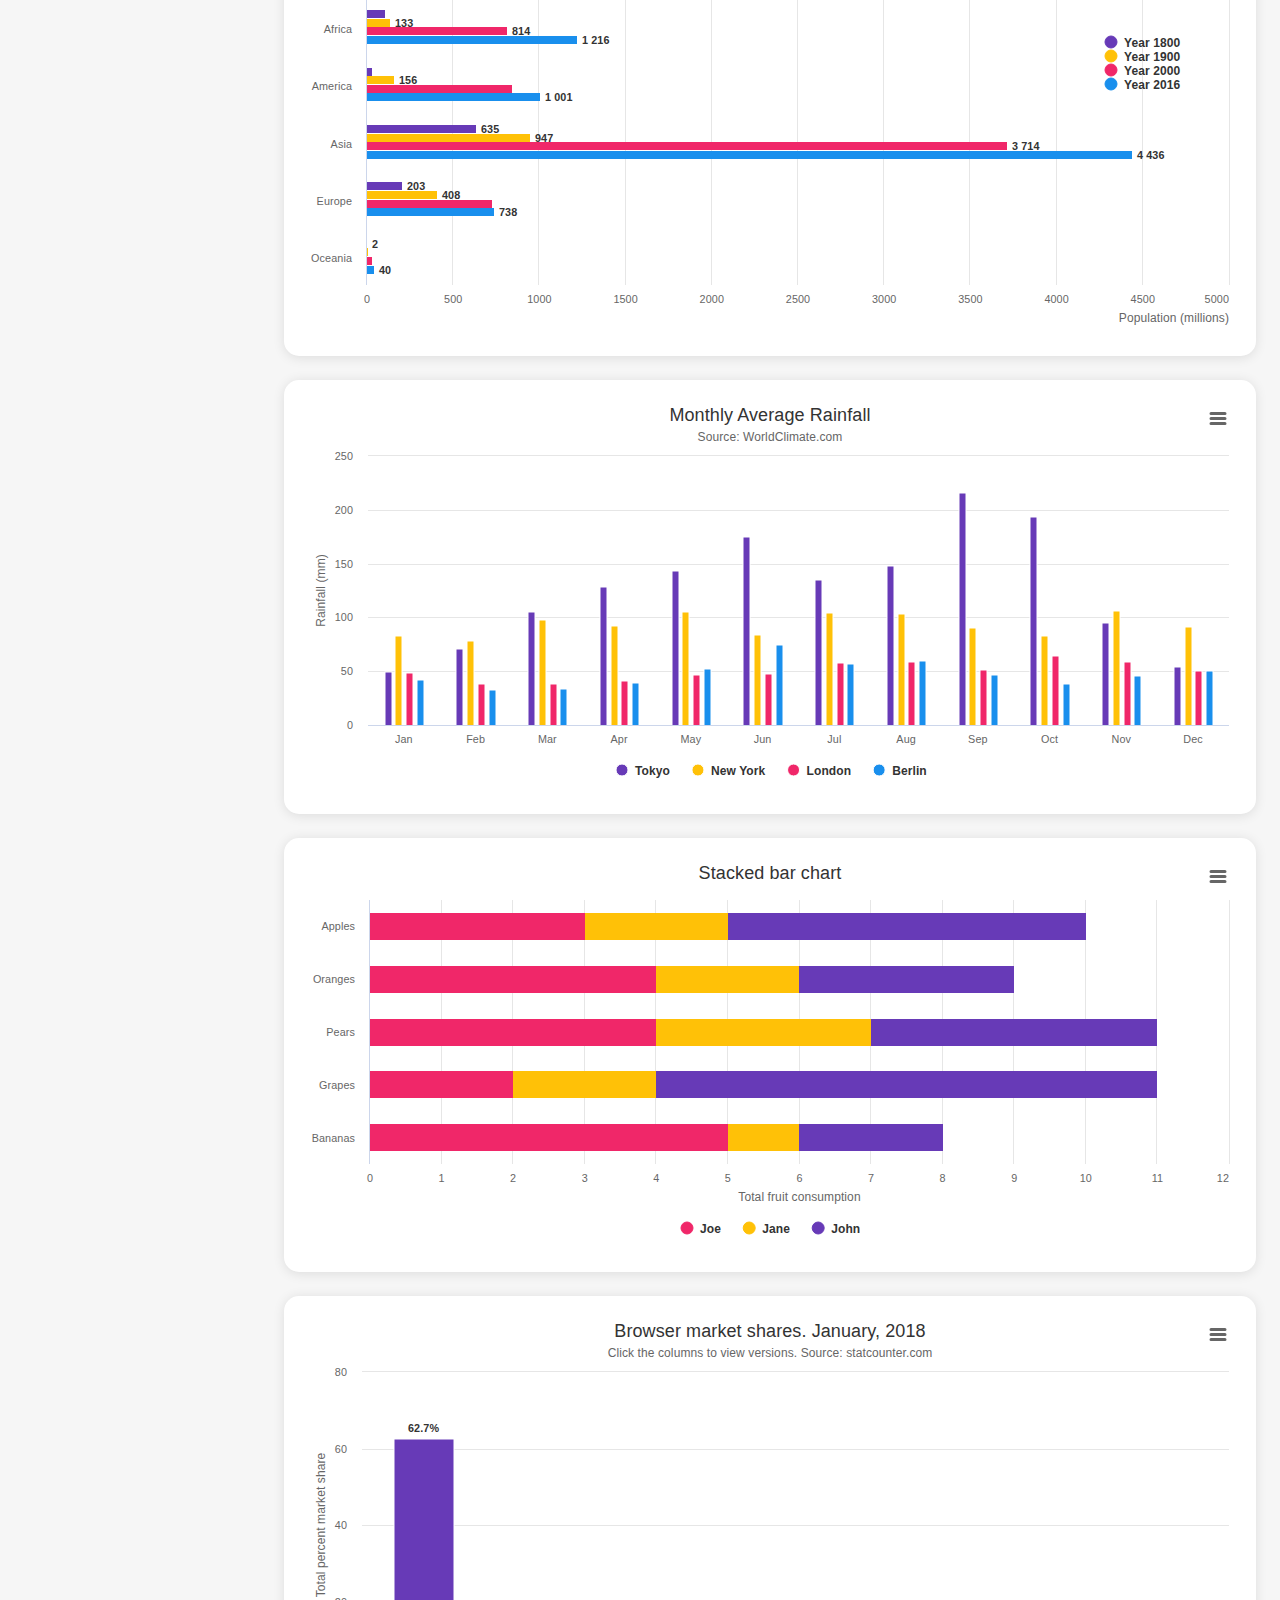
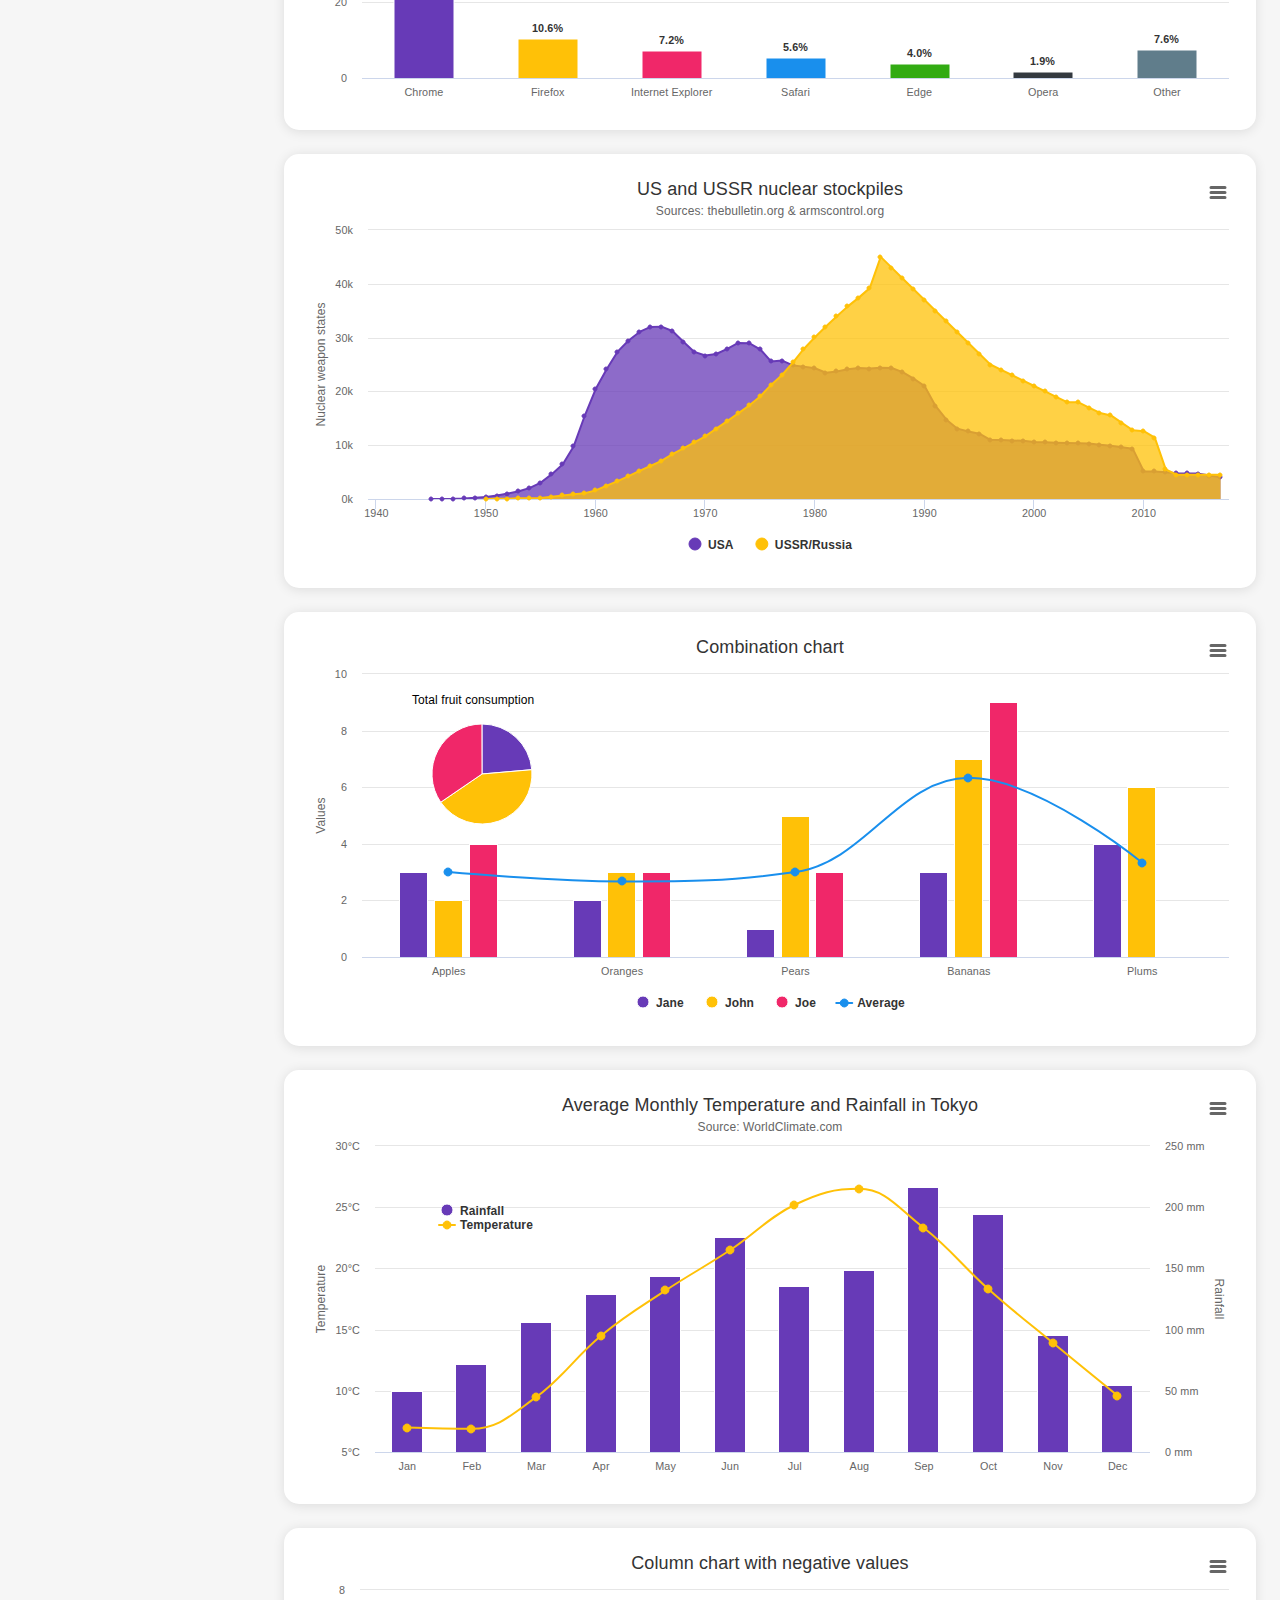
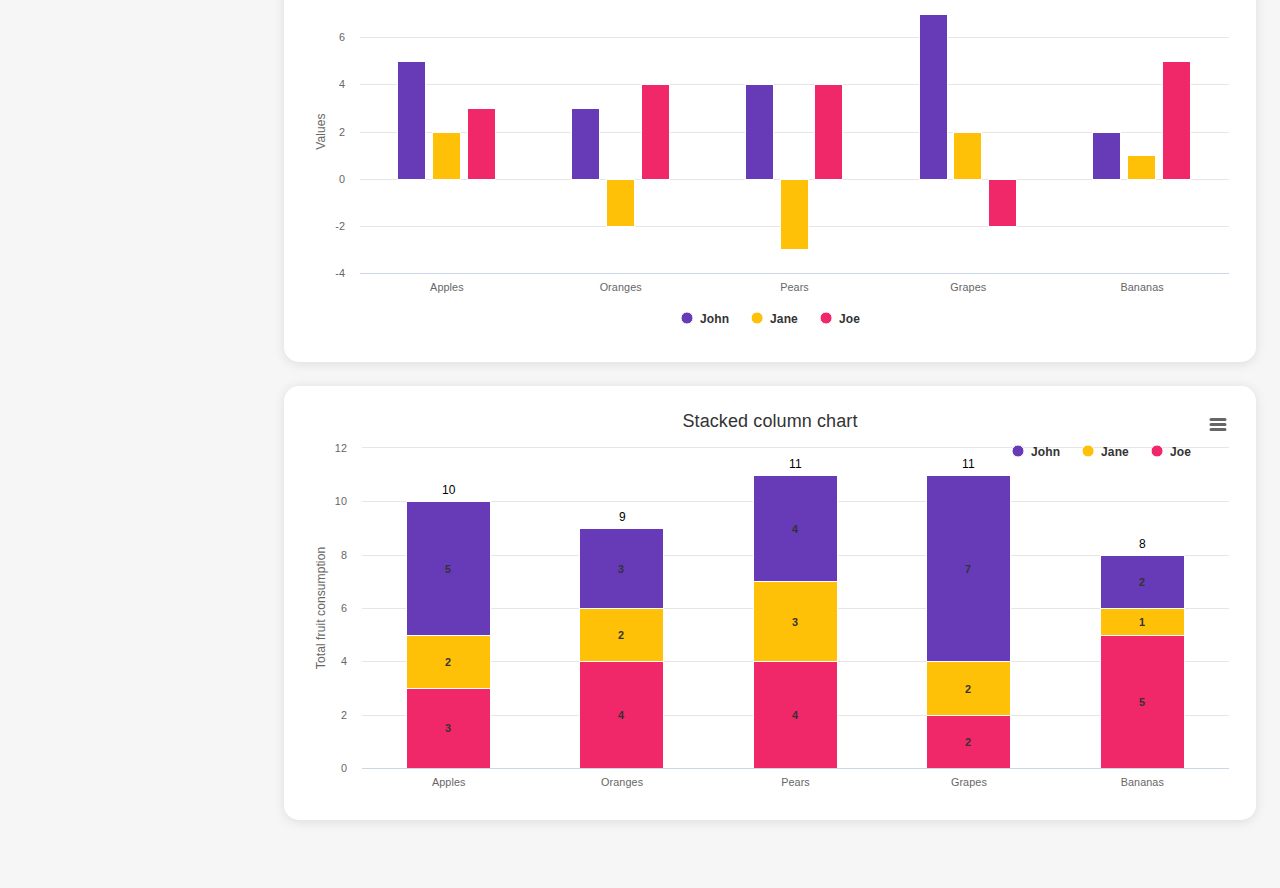
<file: Project2EmailNight/wwwroot/vertical-20260127T171413Z-3-001/vertical/charts-highcharts.html>
<!DOCTYPE html>
<html lang="en">

<head>
	<!-- Required meta tags -->
	<meta charset="utf-8" />
	<meta name="viewport" content="width=device-width, initial-scale=1, shrink-to-fit=no" />
	<title>Syndash - Bootstrap4 Admin Template</title>
	<!--favicon-->
	<link rel="icon" href="assets/images/favicon-32x32.png" type="image/png" />
	<!--plugins-->
	<link href="assets/plugins/simplebar/css/simplebar.css" rel="stylesheet" />
	<link href="assets/plugins/perfect-scrollbar/css/perfect-scrollbar.css" rel="stylesheet" />
	<link href="assets/plugins/metismenu/css/metisMenu.min.css" rel="stylesheet" />
	<!-- loader-->
	<link href="assets/css/pace.min.css" rel="stylesheet" />
	<script src="assets/js/pace.min.js"></script>
	<!-- HighCharts CSS-->
	<link href="assets/plugins/highcharts/css/highcharts.css" rel="stylesheet" />
	<link rel="stylesheet" href="https://fonts.googleapis.com/css2?family=Open+Sans:wght@300;400;600&family=Roboto&display=swap" />
	<!-- Bootstrap CSS -->
	<link rel="stylesheet" href="assets/css/bootstrap.min.css" />
	<!-- Icons CSS -->
	<link rel="stylesheet" href="assets/css/icons.css" />
	<!-- App CSS -->
	<link rel="stylesheet" href="assets/css/app.css" />
	<link rel="stylesheet" href="assets/css/dark-sidebar.css" />
	<link rel="stylesheet" href="assets/css/dark-theme.css" />
</head>

<body>
	<!-- wrapper -->
	<div class="wrapper">
		<!--sidebar-wrapper-->
		<div class="sidebar-wrapper" data-simplebar="true">
			<div class="sidebar-header">
				<div class="">
					<img src="assets/images/logo-icon.png" class="logo-icon-2" alt="" />
				</div>
				<div>
					<h4 class="logo-text">Syndash</h4>
				</div>
				<a href="javascript:;" class="toggle-btn ms-auto"> <i class="bx bx-menu"></i>
				</a>
			</div>
			<!--navigation-->
			<ul class="metismenu" id="menu">
				<li>
					<a href="javascript:;" class="has-arrow">
						<div class="parent-icon icon-color-1"><i class="bx bx-home-alt"></i>
						</div>
						<div class="menu-title">Dashboard</div>
					</a>
					<ul>
						<li> <a href="index.html"><i class="bx bx-right-arrow-alt"></i>Analytics</a>
						</li>
						<li> <a href="index2.html"><i class="bx bx-right-arrow-alt"></i>Sales</a>
						</li>
					</ul>
				</li>
				<li class="menu-label">Web Apps</li>
				<li>
					<a href="emailbox.html">
						<div class="parent-icon icon-color-2"><i class="bx bx-envelope"></i>
						</div>
						<div class="menu-title">Email</div>
					</a>
				</li>
				<li>
					<a href="chat-box.html">
						<div class="parent-icon icon-color-3"> <i class="bx bx-conversation"></i>
						</div>
						<div class="menu-title">Chat Box</div>
					</a>
				</li>
				<li>
					<a href="file-manager.html">
						<div class="parent-icon icon-color-4"><i class="bx bx-archive"></i>
						</div>
						<div class="menu-title">File Manager</div>
					</a>
				</li>
				<li>
					<a href="contact-list.html">
						<div class="parent-icon icon-color-5"><i class="bx bx-group"></i>
						</div>
						<div class="menu-title">Contatcs</div>
					</a>
				</li>
				<li>
					<a href="to-do.html">
						<div class="parent-icon icon-color-6"><i class="bx bx-task"></i>
						</div>
						<div class="menu-title">Todo List</div>
					</a>
				</li>
				<li>
					<a href="invoice.html">
						<div class="parent-icon icon-color-7"><i class="bx bx-file"></i>
						</div>
						<div class="menu-title">Invoice</div>
					</a>
				</li>
				<li>
					<a href="fullcalender.html">
						<div class="parent-icon icon-color-8"> <i class="bx bx-calendar-check"></i>
						</div>
						<div class="menu-title">Calendar</div>
					</a>
				</li>
				<li class="menu-label">UI Elements</li>
				<li>
					<a href="widgets.html">
						<div class="parent-icon icon-color-9"><i class="bx bx-ghost"></i>
						</div>
						<div class="menu-title">Widgets</div>
					</a>
				</li>
				<li>
					<a class="has-arrow" href="javascript:;">
						<div class="parent-icon icon-color-10"><i class="bx bx-spa"></i>
						</div>
						<div class="menu-title">Components</div>
					</a>
					<ul>
						<li> <a href="component-alerts.html"><i class="bx bx-right-arrow-alt"></i>Alerts</a>
						</li>
						<li> <a href="component-bedges.html"><i class="bx bx-right-arrow-alt"></i>Badge</a>
						</li>
						<li> <a href="component-buttons.html"><i class="bx bx-right-arrow-alt"></i>Buttons</a>
						</li>
						<li> <a href="component-cards.html"><i class="bx bx-right-arrow-alt"></i>Cards</a>
						</li>
						<li> <a href="component-carousels.html"><i class="bx bx-right-arrow-alt"></i>Carousel</a>
						</li>
						<li> <a href="component-acordians.html"><i class="bx bx-right-arrow-alt"></i>Acordians</a>
						</li>
						<li> <a href="component-list-groups.html"><i class="bx bx-right-arrow-alt"></i>List Groups</a>
						</li>
						<li> <a href="component-media-object.html"><i class="bx bx-right-arrow-alt"></i>Media Objects</a>
						</li>
						<li> <a href="component-modals.html"><i class="bx bx-right-arrow-alt"></i>Modal</a>
						</li>
						<li> <a href="component-navs.html"><i class="bx bx-right-arrow-alt"></i>Navs</a>
						</li>
						<li> <a href="components-navbar.html"><i class="bx bx-right-arrow-alt"></i>Navbar</a>
						</li>
						<li> <a href="component-paginations.html"><i class="bx bx-right-arrow-alt"></i>Pagination</a>
						</li>
						<li> <a href="component-popovers-tooltips.html"><i class="bx bx-right-arrow-alt"></i>Popovers & Tooltips</a>
						</li>
						<li> <a href="component-progress-bars.html"><i class="bx bx-right-arrow-alt"></i>Progress</a>
						</li>
						<li> <a href="component-spinners.html"><i class="bx bx-right-arrow-alt"></i>Spinners</a>
						</li>
						<li> <a href="component-notifications.html"><i class="bx bx-right-arrow-alt"></i>Notifications</a>
						</li>
						<li> <a href="components-avtars-chips.html"><i class="bx bx-right-arrow-alt"></i>Avatrs & Chips</a>
						</li>
					</ul>
				</li>
				<li>
					<a class="has-arrow" href="javascript:;">
						<div class="parent-icon icon-color-11"><i class="bx bx-repeat"></i>
						</div>
						<div class="menu-title">Content</div>
					</a>
					<ul>
						<li> <a href="content-grid-system.html"><i class="bx bx-right-arrow-alt"></i>Grid System</a>
						</li>
						<li> <a href="content-typography.html"><i class="bx bx-right-arrow-alt"></i>Typography</a>
						</li>
						<li> <a href="content-text-utilities.html"><i class="bx bx-right-arrow-alt"></i>Text Utilities</a>
						</li>
					</ul>
				</li>
				<li>
					<a class="has-arrow" href="javascript:;">
						<div class="parent-icon icon-color-12"> <i class="bx bx-donate-blood"></i>
						</div>
						<div class="menu-title">Icons</div>
					</a>
					<ul>
						<li> <a href="icons-line-icons.html"><i class="bx bx-right-arrow-alt"></i>Line Icons</a>
						</li>
						<li> <a href="icons-boxicons.html"><i class="bx bx-right-arrow-alt"></i>Boxicons</a>
						</li>
						<li> <a href="icons-feather-icons.html"><i class="bx bx-right-arrow-alt"></i>Feather Icons</a>
						</li>
					</ul>
				</li>
				<li class="menu-label">Forms & Tables</li>
				<li>
					<a class="has-arrow" href="javascript:;">
						<div class="parent-icon icon-color-1"> <i class="bx bx-comment-edit"></i>
						</div>
						<div class="menu-title">Forms</div>
					</a>
					<ul>
						<li> <a href="form-elements.html"><i class="bx bx-right-arrow-alt"></i>Form Elements</a>
						</li>
						<li> <a href="form-input-group.html"><i class="bx bx-right-arrow-alt"></i>Input Groups</a>
						</li>
						<li> <a href="form-layouts.html"><i class="bx bx-right-arrow-alt"></i>Forms Layouts</a>
						</li>
						<li> <a href="form-validations.html"><i class="bx bx-right-arrow-alt"></i>Form Validation</a>
						</li>
						<li> <a href="form-wizard.html"><i class="bx bx-right-arrow-alt"></i>Form Wizard</a>
						</li>
						<li> <a href="form-text-editor.html"><i class="bx bx-right-arrow-alt"></i>Text Editor</a>
						</li>
						<li> <a href="form-file-upload.html"><i class="bx bx-right-arrow-alt"></i>File Upload</a>
						</li>
						<li> <a href="form-date-time-pickes.html"><i class="bx bx-right-arrow-alt"></i>Date Pickers</a>
						</li>
						<li> <a href="form-select2.html"><i class="bx bx-right-arrow-alt"></i>Select2</a>
						</li>
					</ul>
				</li>
				<li>
					<a class="has-arrow" href="javascript:;">
						<div class="parent-icon icon-color-2"><i class="bx bx-grid-alt"></i>
						</div>
						<div class="menu-title">Tables</div>
					</a>
					<ul>
						<li> <a href="table-basic-table.html"><i class="bx bx-right-arrow-alt"></i>Basic Table</a>
						</li>
						<li> <a href="table-datatable.html"><i class="bx bx-right-arrow-alt"></i>Data Table</a>
						</li>
						<li> <a href="table-editable.html"><i class="bx bx-right-arrow-alt"></i>Editable Table</a>
						</li>
					</ul>
				</li>
				<li class="menu-label">Pages</li>
				<li>
					<a class="has-arrow" href="javascript:;">
						<div class="parent-icon icon-color-3"><i class="bx bx-lock"></i>
						</div>
						<div class="menu-title">Authentication</div>
					</a>
					<ul>
						<li> <a href="authentication-login.html" target="_blank"><i class="bx bx-right-arrow-alt"></i>Login</a>
						</li>
						<li> <a href="authentication-register.html" target="_blank"><i class="bx bx-right-arrow-alt"></i>Register</a>
						</li>
						<li> <a href="authentication-forgot-password.html" target="_blank"><i class="bx bx-right-arrow-alt"></i>Forgot Password</a>
						</li>
						<li> <a href="authentication-reset-password.html" target="_blank"><i class="bx bx-right-arrow-alt"></i>Reset Password</a>
						</li>
						<li> <a href="authentication-lock-screen.html" target="_blank"><i class="bx bx-right-arrow-alt"></i>Lock Screen</a>
						</li>
					</ul>
				</li>
				<li>
					<a href="user-profile.html">
						<div class="parent-icon icon-color-4"><i class="bx bx-user-circle"></i>
						</div>
						<div class="menu-title">User Profile</div>
					</a>
				</li>
				<li>
					<a href="timeline.html">
						<div class="parent-icon icon-color-5"> <i class="bx bx-video-recording"></i>
						</div>
						<div class="menu-title">Timeline</div>
					</a>
				</li>
				<li>
					<a class="has-arrow" href="javascript:;">
						<div class="parent-icon icon-color-6"><i class="bx bx-error"></i>
						</div>
						<div class="menu-title">Errors</div>
					</a>
					<ul>
						<li> <a href="errors-404-error.html" target="_blank"><i class="bx bx-right-arrow-alt"></i>404 Error</a>
						</li>
						<li> <a href="errors-500-error.html" target="_blank"><i class="bx bx-right-arrow-alt"></i>500 Error</a>
						</li>
						<li> <a href="errors-coming-soon.html" target="_blank"><i class="bx bx-right-arrow-alt"></i>Coming Soon</a>
						</li>
					</ul>
				</li>
				<li>
					<a href="faq.html">
						<div class="parent-icon icon-color-7"><i class="bx bx-help-circle"></i>
						</div>
						<div class="menu-title">FAQ</div>
					</a>
				</li>
				<li>
					<a href="pricing-table.html">
						<div class="parent-icon icon-color-8"><i class="bx bx-diamond"></i>
						</div>
						<div class="menu-title">Pricing</div>
					</a>
				</li>
				<li class="menu-label">Charts & Maps</li>
				<li>
					<a class="has-arrow" href="javascript:;">
						<div class="parent-icon icon-color-9"><i class="bx bx-line-chart"></i>
						</div>
						<div class="menu-title">Charts</div>
					</a>
					<ul>
						<li> <a href="charts-apex-chart.html"><i class="bx bx-right-arrow-alt"></i>Apex</a>
						</li>
						<li> <a href="charts-chartjs.html"><i class="bx bx-right-arrow-alt"></i>Chartjs</a>
						</li>
						<li> <a href="charts-highcharts.html"><i class="bx bx-right-arrow-alt"></i>Highcharts</a>
						</li>
					</ul>
				</li>
				<li>
					<a class="has-arrow" href="javascript:;">
						<div class="parent-icon icon-color-10"><i class="bx bx-map-alt"></i>
						</div>
						<div class="menu-title">Maps</div>
					</a>
					<ul>
						<li> <a href="map-google-maps.html"><i class="bx bx-right-arrow-alt"></i>Google Maps</a>
						</li>
						<li> <a href="map-vector-maps.html"><i class="bx bx-right-arrow-alt"></i>Vector Maps</a>
						</li>
					</ul>
				</li>
				<li class="menu-label">Others</li>
				<li>
					<a class="has-arrow" href="javascript:;">
						<div class="parent-icon icon-color-11"><i class="bx bx-menu"></i>
						</div>
						<div class="menu-title">Menu Levels</div>
					</a>
					<ul>
						<li> <a class="has-arrow" href="javascript:;"><i class="bx bx-right-arrow-alt"></i>Level One</a>
							<ul>
								<li> <a class="has-arrow" href="javascript:;"><i class="bx bx-right-arrow-alt"></i>Level Two</a>
									<ul>
										<li> <a href="javascript:;"><i class="bx bx-right-arrow-alt"></i>Level Three</a>
										</li>
									</ul>
								</li>
							</ul>
						</li>
					</ul>
				</li>
				<li>
					<a href="https://codervent.com/syndash/documentation/index.html" target="_blank">
						<div class="parent-icon icon-color-12"><i class="bx bx-folder"></i>
						</div>
						<div class="menu-title">Documentation</div>
					</a>
				</li>
				<li>
					<a href="https://themeforest.net/user/codervent" target="_blank">
						<div class="parent-icon"><i class="bx bx-support"></i>
						</div>
						<div class="menu-title">Support</div>
					</a>
				</li>
			</ul>
			<!--end navigation-->
		</div>
		<!--end sidebar-wrapper-->
		<!--header-->
		<header class="top-header">
			<nav class="navbar navbar-expand">
				<div class="left-topbar d-flex align-items-center">
					<a href="javascript:;" class="toggle-btn">	<i class="bx bx-menu"></i>
					</a>
				</div>
				<div class="flex-grow-1 search-bar">
					<div class="input-group">
						 <button class="btn btn-search-back search-arrow-back" type="button"><i class="bx bx-arrow-back"></i></button>
						 <input type="text" class="form-control" placeholder="search" />
						 <button class="btn btn-search" type="button"><i class="lni lni-search-alt"></i></button>
					</div>
				</div>
				<div class="right-topbar ms-auto">
					<ul class="navbar-nav">
						<li class="nav-item search-btn-mobile">
							<a class="nav-link position-relative" href="javascript:;">	<i class="bx bx-search vertical-align-middle"></i>
							</a>
						</li>
						<li class="nav-item dropdown dropdown-lg">
							<a class="nav-link dropdown-toggle dropdown-toggle-nocaret position-relative" href="javascript:;" data-bs-toggle="dropdown">	<span class="msg-count">6</span>
								<i class="bx bx-comment-detail vertical-align-middle"></i>
							</a>
							<div class="dropdown-menu dropdown-menu-end">
								<a href="javascript:;">
									<div class="msg-header">
										<h6 class="msg-header-title">6 New</h6>
										<p class="msg-header-subtitle">Application Messages</p>
									</div>
								</a>
								<div class="header-message-list">
									<a class="dropdown-item" href="javascript:;">
										<div class="d-flex align-items-center">
											<div class="user-online">
												<img src="assets/images/avatars/avatar-1.png" class="msg-avatar" alt="user avatar">
											</div>
											<div class="flex-grow-1">
												<h6 class="msg-name">Daisy Anderson <span class="msg-time float-end">5 sec
													ago</span></h6>
												<p class="msg-info">The standard chunk of lorem</p>
											</div>
										</div>
									</a>
									<a class="dropdown-item" href="javascript:;">
										<div class="d-flex align-items-center">
											<div class="user-online">
												<img src="assets/images/avatars/avatar-2.png" class="msg-avatar" alt="user avatar">
											</div>
											<div class="flex-grow-1">
												<h6 class="msg-name">Althea Cabardo <span class="msg-time float-end">14
													sec ago</span></h6>
												<p class="msg-info">Many desktop publishing packages</p>
											</div>
										</div>
									</a>
									<a class="dropdown-item" href="javascript:;">
										<div class="d-flex align-items-center">
											<div class="user-online">
												<img src="assets/images/avatars/avatar-3.png" class="msg-avatar" alt="user avatar">
											</div>
											<div class="flex-grow-1">
												<h6 class="msg-name">Oscar Garner <span class="msg-time float-end">8 min
													ago</span></h6>
												<p class="msg-info">Various versions have evolved over</p>
											</div>
										</div>
									</a>
									<a class="dropdown-item" href="javascript:;">
										<div class="d-flex align-items-center">
											<div class="user-online">
												<img src="assets/images/avatars/avatar-4.png" class="msg-avatar" alt="user avatar">
											</div>
											<div class="flex-grow-1">
												<h6 class="msg-name">Katherine Pechon <span class="msg-time float-end">15
													min ago</span></h6>
												<p class="msg-info">Making this the first true generator</p>
											</div>
										</div>
									</a>
									<a class="dropdown-item" href="javascript:;">
										<div class="d-flex align-items-center">
											<div class="user-online">
												<img src="assets/images/avatars/avatar-5.png" class="msg-avatar" alt="user avatar">
											</div>
											<div class="flex-grow-1">
												<h6 class="msg-name">Amelia Doe <span class="msg-time float-end">22 min
													ago</span></h6>
												<p class="msg-info">Duis aute irure dolor in reprehenderit</p>
											</div>
										</div>
									</a>
									<a class="dropdown-item" href="javascript:;">
										<div class="d-flex align-items-center">
											<div class="user-online">
												<img src="assets/images/avatars/avatar-6.png" class="msg-avatar" alt="user avatar">
											</div>
											<div class="flex-grow-1">
												<h6 class="msg-name">Cristina Jhons <span class="msg-time float-end">2 hrs
													ago</span></h6>
												<p class="msg-info">The passage is attributed to an unknown</p>
											</div>
										</div>
									</a>
									<a class="dropdown-item" href="javascript:;">
										<div class="d-flex align-items-center">
											<div class="user-online">
												<img src="assets/images/avatars/avatar-7.png" class="msg-avatar" alt="user avatar">
											</div>
											<div class="flex-grow-1">
												<h6 class="msg-name">James Caviness <span class="msg-time float-end">4 hrs
													ago</span></h6>
												<p class="msg-info">The point of using Lorem</p>
											</div>
										</div>
									</a>
									<a class="dropdown-item" href="javascript:;">
										<div class="d-flex align-items-center">
											<div class="user-online">
												<img src="assets/images/avatars/avatar-8.png" class="msg-avatar" alt="user avatar">
											</div>
											<div class="flex-grow-1">
												<h6 class="msg-name">Peter Costanzo <span class="msg-time float-end">6 hrs
													ago</span></h6>
												<p class="msg-info">It was popularised in the 1960s</p>
											</div>
										</div>
									</a>
									<a class="dropdown-item" href="javascript:;">
										<div class="d-flex align-items-center">
											<div class="user-online">
												<img src="assets/images/avatars/avatar-9.png" class="msg-avatar" alt="user avatar">
											</div>
											<div class="flex-grow-1">
												<h6 class="msg-name">David Buckley <span class="msg-time float-end">2 hrs
													ago</span></h6>
												<p class="msg-info">Various versions have evolved over</p>
											</div>
										</div>
									</a>
									<a class="dropdown-item" href="javascript:;">
										<div class="d-flex align-items-center">
											<div class="user-online">
												<img src="assets/images/avatars/avatar-10.png" class="msg-avatar" alt="user avatar">
											</div>
											<div class="flex-grow-1">
												<h6 class="msg-name">Thomas Wheeler <span class="msg-time float-end">2 days
													ago</span></h6>
												<p class="msg-info">If you are going to use a passage</p>
											</div>
										</div>
									</a>
									<a class="dropdown-item" href="javascript:;">
										<div class="d-flex align-items-center">
											<div class="user-online">
												<img src="assets/images/avatars/avatar-11.png" class="msg-avatar" alt="user avatar">
											</div>
											<div class="flex-grow-1">
												<h6 class="msg-name">Johnny Seitz <span class="msg-time float-end">5 days
													ago</span></h6>
												<p class="msg-info">All the Lorem Ipsum generators</p>
											</div>
										</div>
									</a>
								</div>
								<a href="javascript:;">
									<div class="text-center msg-footer">View All Messages</div>
								</a>
							</div>
						</li>
						<li class="nav-item dropdown dropdown-lg">
							<a class="nav-link dropdown-toggle dropdown-toggle-nocaret position-relative" href="javascript:;" data-bs-toggle="dropdown">	<i class="bx bx-bell vertical-align-middle"></i>
								<span class="msg-count">8</span>
							</a>
							<div class="dropdown-menu dropdown-menu-end">
								<a href="javascript:;">
									<div class="msg-header">
										<h6 class="msg-header-title">8 New</h6>
										<p class="msg-header-subtitle">Application Notifications</p>
									</div>
								</a>
								<div class="header-notifications-list">
									<a class="dropdown-item" href="javascript:;">
										<div class="d-flex align-items-center">
											<div class="notify bg-light-primary text-primary"><i class="bx bx-group"></i>
											</div>
											<div class="flex-grow-1">
												<h6 class="msg-name">New Customers<span class="msg-time float-end">14 Sec
													ago</span></h6>
												<p class="msg-info">5 new user registered</p>
											</div>
										</div>
									</a>
									<a class="dropdown-item" href="javascript:;">
										<div class="d-flex align-items-center">
											<div class="notify bg-light-danger text-danger"><i class="bx bx-cart-alt"></i>
											</div>
											<div class="flex-grow-1">
												<h6 class="msg-name">New Orders <span class="msg-time float-end">2 min
													ago</span></h6>
												<p class="msg-info">You have recived new orders</p>
											</div>
										</div>
									</a>
									<a class="dropdown-item" href="javascript:;">
										<div class="d-flex align-items-center">
											<div class="notify bg-light-shineblue text-shineblue"><i class="bx bx-file"></i>
											</div>
											<div class="flex-grow-1">
												<h6 class="msg-name">24 PDF File<span class="msg-time float-end">19 min
													ago</span></h6>
												<p class="msg-info">The pdf files generated</p>
											</div>
										</div>
									</a>
									<a class="dropdown-item" href="javascript:;">
										<div class="d-flex align-items-center">
											<div class="notify bg-light-cyne text-cyne"><i class="bx bx-send"></i>
											</div>
											<div class="flex-grow-1">
												<h6 class="msg-name">Time Response <span class="msg-time float-end">28 min
													ago</span></h6>
												<p class="msg-info">5.1 min avarage time response</p>
											</div>
										</div>
									</a>
									<a class="dropdown-item" href="javascript:;">
										<div class="d-flex align-items-center">
											<div class="notify bg-light-purple text-purple"><i class="bx bx-home-circle"></i>
											</div>
											<div class="flex-grow-1">
												<h6 class="msg-name">New Product Approved <span
													class="msg-time float-end">2 hrs ago</span></h6>
												<p class="msg-info">Your new product has approved</p>
											</div>
										</div>
									</a>
									<a class="dropdown-item" href="javascript:;">
										<div class="d-flex align-items-center">
											<div class="notify bg-light-warning text-warning"><i class="bx bx-message-detail"></i>
											</div>
											<div class="flex-grow-1">
												<h6 class="msg-name">New Comments <span class="msg-time float-end">4 hrs
													ago</span></h6>
												<p class="msg-info">New customer comments recived</p>
											</div>
										</div>
									</a>
									<a class="dropdown-item" href="javascript:;">
										<div class="d-flex align-items-center">
											<div class="notify bg-light-success text-success"><i class='bx bx-check-square'></i>
											</div>
											<div class="flex-grow-1">
												<h6 class="msg-name">Your item is shipped <span class="msg-time float-end">5 hrs
													ago</span></h6>
												<p class="msg-info">Successfully shipped your item</p>
											</div>
										</div>
									</a>
									<a class="dropdown-item" href="javascript:;">
										<div class="d-flex align-items-center">
											<div class="notify bg-light-sinata text-sinata"><i class='bx bx-user-pin'></i>
											</div>
											<div class="flex-grow-1">
												<h6 class="msg-name">New 24 authors<span class="msg-time float-end">1 day
													ago</span></h6>
												<p class="msg-info">24 new authors joined last week</p>
											</div>
										</div>
									</a>
									<a class="dropdown-item" href="javascript:;">
										<div class="d-flex align-items-center">
											<div class="notify bg-light-mehandi text-mehandi"><i class='bx bx-door-open'></i>
											</div>
											<div class="flex-grow-1">
												<h6 class="msg-name">Defense Alerts <span class="msg-time float-end">2 weeks
													ago</span></h6>
												<p class="msg-info">45% less alerts last 4 weeks</p>
											</div>
										</div>
									</a>
								</div>
								<a href="javascript:;">
									<div class="text-center msg-footer">View All Notifications</div>
								</a>
							</div>
						</li>
						<li class="nav-item dropdown dropdown-user-profile">
							<a class="nav-link dropdown-toggle dropdown-toggle-nocaret" href="javascript:;" data-bs-toggle="dropdown">
								<div class="d-flex user-box align-items-center">
									<div class="user-info">
										<p class="user-name mb-0">Jessica Doe</p>
										<p class="designattion mb-0">Available</p>
									</div>
									<img src="assets/images/avatars/avatar-1.png" class="user-img" alt="user avatar">
								</div>
							</a>
							<div class="dropdown-menu dropdown-menu-end">	
								<a class="dropdown-item" href="javascript:;"><i
										class="bx bx-user"></i><span>Profile</span></a>
								<a class="dropdown-item" href="javascript:;"><i
										class="bx bx-cog"></i><span>Settings</span></a>
								<a class="dropdown-item" href="javascript:;"><i
										class="bx bx-tachometer"></i><span>Dashboard</span></a>
								<a class="dropdown-item" href="javascript:;"><i
										class="bx bx-wallet"></i><span>Earnings</span></a>
								<a class="dropdown-item" href="javascript:;"><i
										class="bx bx-cloud-download"></i><span>Downloads</span></a>
								<div class="dropdown-divider mb-0"></div>	<a class="dropdown-item" href="javascript:;"><i
										class="bx bx-power-off"></i><span>Logout</span></a>
							</div>
						</li>
						<li class="nav-item dropdown dropdown-language">
							<a class="nav-link dropdown-toggle dropdown-toggle-nocaret" href="javascript:;" data-bs-toggle="dropdown">
								<div class="lang d-flex">
									<div><i class="flag-icon flag-icon-um"></i>
									</div>
									<div><span>En</span>
									</div>
								</div>
							</a>
							<div class="dropdown-menu dropdown-menu-end">
								<a class="dropdown-item" href="javascript:;"><i
										class="flag-icon flag-icon-de"></i><span>German</span></a>
								<a class="dropdown-item" href="javascript:;"><i
										class="flag-icon flag-icon-fr"></i><span>French</span></a>
								<a class="dropdown-item" href="javascript:;"><i
										class="flag-icon flag-icon-um"></i><span>English</span></a>
								<a class="dropdown-item" href="javascript:;"><i
										class="flag-icon flag-icon-in"></i><span>Hindi</span></a>
								<a class="dropdown-item" href="javascript:;"><i
										class="flag-icon flag-icon-cn"></i><span>Chinese</span></a>
								<a class="dropdown-item" href="javascript:;"><i
										class="flag-icon flag-icon-ae"></i><span>Arabic</span></a>
							</div>
						</li>
					</ul>
				</div>
			</nav>
		</header>
		<!--end header-->
		<!--page-wrapper-->
		<div class="page-wrapper">
			<!--page-content-wrapper-->
			<div class="page-content-wrapper">
				<div class="page-content">
					<!--breadcrumb-->
					<div class="page-breadcrumb d-none d-sm-flex align-items-center mb-3">
						<div class="breadcrumb-title pe-3">Charts</div>
						<div class="ps-3">
							<nav aria-label="breadcrumb">
								<ol class="breadcrumb mb-0 p-0">
									<li class="breadcrumb-item"><a href="javascript:;"><i class="bx bx-home-alt"></i></a>
									</li>
									<li class="breadcrumb-item active" aria-current="page">Highcharts</li>
								</ol>
							</nav>
						</div>
						<div class="ms-auto">
							<div class="btn-group">
								<button type="button" class="btn btn-primary">Settings</button>
								<button type="button" class="btn btn-primary split-bg-primary dropdown-toggle dropdown-toggle-split" data-bs-toggle="dropdown">	<span class="visually-hidden">Toggle Dropdown</span>
								</button>
								<div class="dropdown-menu dropdown-menu-right dropdown-menu-lg-end">	<a class="dropdown-item" href="javascript:;">Action</a>
									<a class="dropdown-item" href="javascript:;">Another action</a>
									<a class="dropdown-item" href="javascript:;">Something else here</a>
									<div class="dropdown-divider"></div>	<a class="dropdown-item" href="javascript:;">Separated link</a>
								</div>
							</div>
						</div>
					</div>
					<!--end breadcrumb-->
					<div class="row">
						<div class="col-12 col-lg-6 col-xl-6">
							<div class="card radius-15">
								<div class="card-body">
									<div id="chart1"></div>
								</div>
							</div>
						</div>
						<div class="col-12 col-lg-6 col-xl-6">
							<div class="card radius-15">
								<div class="card-body">
									<div id="chart2"></div>
								</div>
							</div>
						</div>
						<div class="col-12 col-lg-6 col-xl-6">
							<div class="card radius-15">
								<div class="card-body">
									<div id="chart3"></div>
								</div>
							</div>
						</div>
						<div class="col-12 col-lg-6 col-xl-6">
							<div class="card radius-15">
								<div class="card-body">
									<div id="chart4"></div>
								</div>
							</div>
						</div>
						<div class="col-12 col-lg-6 col-xl-6">
							<div class="card radius-15">
								<div class="card-body">
									<div id="chart5"></div>
								</div>
							</div>
						</div>
						<div class="col-12 col-lg-6 col-xl-6">
							<div class="card radius-15">
								<div class="card-body">
									<div id="chart6"></div>
								</div>
							</div>
						</div>
					</div>
					<!--end row-->
					<div class="row">
						<div class="col-12 col-lg-12 col-xl-12">
							<div class="card radius-15">
								<div class="card-body">
									<div id="chart7"></div>
								</div>
							</div>
						</div>
						<div class="col-12 col-lg-12 col-xl-12">
							<div class="card radius-15">
								<div class="card-body">
									<div id="chart8"></div>
								</div>
							</div>
						</div>
						<div class="col-12 col-lg-12 col-xl-12">
							<div class="card radius-15">
								<div class="card-body">
									<div id="chart9"></div>
								</div>
							</div>
						</div>
						<div class="col-12 col-lg-12 col-xl-12">
							<div class="card radius-15">
								<div class="card-body">
									<div id="chart10"></div>
								</div>
							</div>
						</div>
						<div class="col-12 col-lg-12 col-xl-12">
							<div class="card radius-15">
								<div class="card-body">
									<div id="chart11"></div>
								</div>
							</div>
						</div>
						<div class="col-12 col-lg-12 col-xl-12">
							<div class="card radius-15">
								<div class="card-body">
									<div id="chart12"></div>
								</div>
							</div>
						</div>
						<div class="col-12 col-lg-12 col-xl-12">
							<div class="card radius-15">
								<div class="card-body">
									<div id="chart13"></div>
								</div>
							</div>
						</div>
						<div class="col-12 col-lg-12 col-xl-12">
							<div class="card radius-15">
								<div class="card-body">
									<div id="chart14"></div>
								</div>
							</div>
						</div>
						<div class="col-12 col-lg-12 col-xl-12">
							<div class="card radius-15">
								<div class="card-body">
									<div id="chart15"></div>
								</div>
							</div>
						</div>
					</div>
					<!--end row-->
				</div>
			</div>
			<!--end page-content-wrapper-->
		</div>
		<!--end page-wrapper-->
		<!--start overlay-->
		<div class="overlay toggle-btn-mobile"></div>
		<!--end overlay-->
		<!--Start Back To Top Button--> <a href="javaScript:;" class="back-to-top"><i class='bx bxs-up-arrow-alt'></i></a>
		<!--End Back To Top Button-->
		<!--footer -->
		<div class="footer">
			<p class="mb-0">Syndash @2020 | Developed By : <a href="https://themeforest.net/user/codervent" target="_blank">codervent</a>
			</p>
		</div>
		<!-- end footer -->
	</div>
	<!-- end wrapper -->
	<!--start switcher-->
	<div class="switcher-body">
		<button class="btn btn-primary btn-switcher shadow-sm" type="button" data-bs-toggle="offcanvas" data-bs-target="#offcanvasScrolling" aria-controls="offcanvasScrolling"><i class="bx bx-cog bx-spin"></i></button>
		<div class="offcanvas offcanvas-end shadow border-start-0 p-2" data-bs-scroll="true" data-bs-backdrop="false" tabindex="-1" id="offcanvasScrolling">
		  <div class="offcanvas-header border-bottom">
			<h5 class="offcanvas-title" id="offcanvasScrollingLabel">Theme Customizer</h5>
			<button type="button" class="btn-close text-reset" data-bs-dismiss="offcanvas"></button>
		  </div>
		  <div class="offcanvas-body">
			<h6 class="mb-0">Theme Variation</h6>
			<hr>
			<div class="form-check form-check-inline">
			  <input class="form-check-input" type="radio" name="inlineRadioOptions" id="lightmode" value="option1" checked>
			  <label class="form-check-label" for="lightmode">Light</label>
			</div>
			<hr>
			<div class="form-check form-check-inline">
			  <input class="form-check-input" type="radio" name="inlineRadioOptions" id="darkmode" value="option2">
			  <label class="form-check-label" for="darkmode">Dark</label>
			</div>
			<hr>
			<div class="form-check form-check-inline">
				<input class="form-check-input" type="radio" name="inlineRadioOptions" id="darksidebar" value="option3">
				<label class="form-check-label" for="darksidebar">Semi Dark</label>
			  </div>
			  <hr>
			 <div class="form-check form-check-inline">
				<input class="form-check-input" type="radio" name="inlineRadioOptions" id="ColorLessIcons" value="option3">
				<label class="form-check-label" for="ColorLessIcons">Color Less Icons</label>
			  </div>
		  </div>
		</div>
	   </div>
	   <!--end switcher-->
	<!-- JavaScript -->
	<!-- Bootstrap JS -->
	<script src="assets/js/bootstrap.bundle.min.js"></script>
	
	<!--plugins-->
	<script src="assets/js/jquery.min.js"></script>
	<script src="assets/plugins/simplebar/js/simplebar.min.js"></script>
	<script src="assets/plugins/metismenu/js/metisMenu.min.js"></script>
	<script src="assets/plugins/perfect-scrollbar/js/perfect-scrollbar.js"></script>
	<!-- highcharts js -->
	<script src="assets/plugins/highcharts/js/highcharts.js"></script>
	<script src="assets/plugins/highcharts/js/highcharts-more.js"></script>
	<script src="assets/plugins/highcharts/js/variable-pie.js"></script>
	<script src="assets/plugins/highcharts/js/solid-gauge.js"></script>
	<script src="assets/plugins/highcharts/js/highcharts-3d.js"></script>
	<script src="assets/plugins/highcharts/js/cylinder.js"></script>
	<script src="assets/plugins/highcharts/js/funnel3d.js"></script>
	<script src="assets/plugins/highcharts/js/exporting.js"></script>
	<script src="assets/plugins/highcharts/js/export-data.js"></script>
	<script src="assets/plugins/highcharts/js/accessibility.js"></script>
	<script src="assets/plugins/highcharts/js/highcharts-custom.script.js"></script>
	<!-- App JS -->
	<script src="assets/js/app.js"></script>
</body>

</html>
</file>
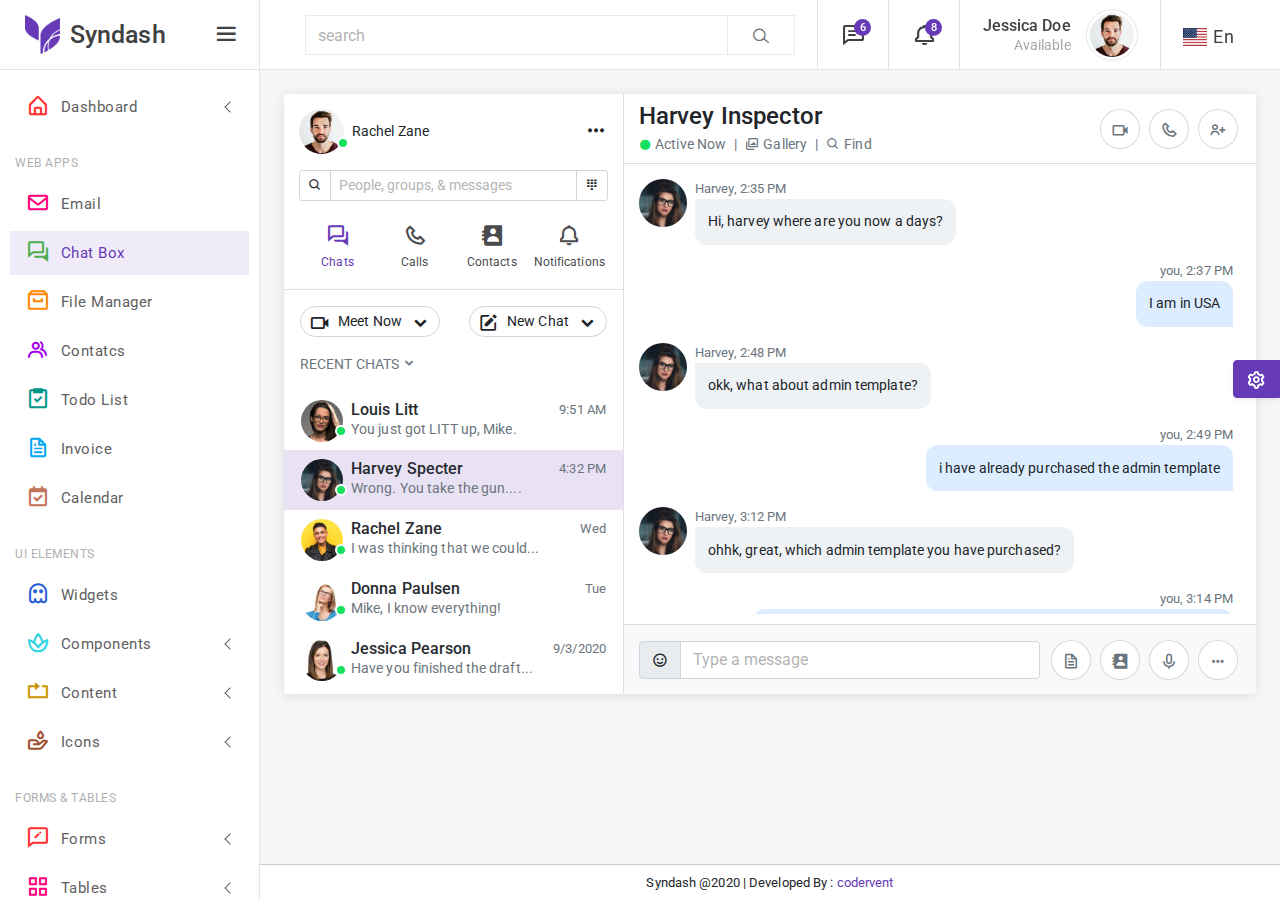
<file: Project2EmailNight/wwwroot/vertical-20260127T171413Z-3-001/vertical/chat-box.html>
<!DOCTYPE html>
<html lang="en">

<head>
	<!-- Required meta tags -->
	<meta charset="utf-8" />
	<meta name="viewport" content="width=device-width, initial-scale=1, shrink-to-fit=no" />
	<title>Syndash - Bootstrap4 Admin Template</title>
	<!--favicon-->
	<link rel="icon" href="assets/images/favicon-32x32.png" type="image/png" />
	<!--plugins-->
	<link href="assets/plugins/simplebar/css/simplebar.css" rel="stylesheet" />
	<link href="assets/plugins/perfect-scrollbar/css/perfect-scrollbar.css" rel="stylesheet" />
	<link href="assets/plugins/metismenu/css/metisMenu.min.css" rel="stylesheet" />
	<!-- loader-->
	<link href="assets/css/pace.min.css" rel="stylesheet" />
	<script src="assets/js/pace.min.js"></script>
	<!-- Bootstrap CSS -->
	<link rel="stylesheet" href="assets/css/bootstrap.min.css" />
	<link rel="stylesheet" href="https://fonts.googleapis.com/css2?family=Open+Sans:wght@300;400;600&family=Roboto&display=swap" />
	<!-- Icons CSS -->
	<link rel="stylesheet" href="assets/css/icons.css" />
	<!-- App CSS -->
	<link rel="stylesheet" href="assets/css/app.css" />
	<link rel="stylesheet" href="assets/css/dark-sidebar.css" />
	<link rel="stylesheet" href="assets/css/dark-theme.css" />
</head>

<body>
	<!-- wrapper -->
	<div class="wrapper">
		<!--sidebar-wrapper-->
		<div class="sidebar-wrapper" data-simplebar="true">
			<div class="sidebar-header">
				<div class="">
					<img src="assets/images/logo-icon.png" class="logo-icon-2" alt="" />
				</div>
				<div>
					<h4 class="logo-text">Syndash</h4>
				</div>
				<a href="javascript:;" class="toggle-btn ms-auto"> <i class="bx bx-menu"></i>
				</a>
			</div>
			<!--navigation-->
			<ul class="metismenu" id="menu">
				<li>
					<a href="javascript:;" class="has-arrow">
						<div class="parent-icon icon-color-1"><i class="bx bx-home-alt"></i>
						</div>
						<div class="menu-title">Dashboard</div>
					</a>
					<ul>
						<li> <a href="index.html"><i class="bx bx-right-arrow-alt"></i>Analytics</a>
						</li>
						<li> <a href="index2.html"><i class="bx bx-right-arrow-alt"></i>Sales</a>
						</li>
					</ul>
				</li>
				<li class="menu-label">Web Apps</li>
				<li>
					<a href="emailbox.html">
						<div class="parent-icon icon-color-2"><i class="bx bx-envelope"></i>
						</div>
						<div class="menu-title">Email</div>
					</a>
				</li>
				<li>
					<a href="chat-box.html">
						<div class="parent-icon icon-color-3"> <i class="bx bx-conversation"></i>
						</div>
						<div class="menu-title">Chat Box</div>
					</a>
				</li>
				<li>
					<a href="file-manager.html">
						<div class="parent-icon icon-color-4"><i class="bx bx-archive"></i>
						</div>
						<div class="menu-title">File Manager</div>
					</a>
				</li>
				<li>
					<a href="contact-list.html">
						<div class="parent-icon icon-color-5"><i class="bx bx-group"></i>
						</div>
						<div class="menu-title">Contatcs</div>
					</a>
				</li>
				<li>
					<a href="to-do.html">
						<div class="parent-icon icon-color-6"><i class="bx bx-task"></i>
						</div>
						<div class="menu-title">Todo List</div>
					</a>
				</li>
				<li>
					<a href="invoice.html">
						<div class="parent-icon icon-color-7"><i class="bx bx-file"></i>
						</div>
						<div class="menu-title">Invoice</div>
					</a>
				</li>
				<li>
					<a href="fullcalender.html">
						<div class="parent-icon icon-color-8"> <i class="bx bx-calendar-check"></i>
						</div>
						<div class="menu-title">Calendar</div>
					</a>
				</li>
				<li class="menu-label">UI Elements</li>
				<li>
					<a href="widgets.html">
						<div class="parent-icon icon-color-9"><i class="bx bx-ghost"></i>
						</div>
						<div class="menu-title">Widgets</div>
					</a>
				</li>
				<li>
					<a class="has-arrow" href="javascript:;">
						<div class="parent-icon icon-color-10"><i class="bx bx-spa"></i>
						</div>
						<div class="menu-title">Components</div>
					</a>
					<ul>
						<li> <a href="component-alerts.html"><i class="bx bx-right-arrow-alt"></i>Alerts</a>
						</li>
						<li> <a href="component-bedges.html"><i class="bx bx-right-arrow-alt"></i>Badge</a>
						</li>
						<li> <a href="component-buttons.html"><i class="bx bx-right-arrow-alt"></i>Buttons</a>
						</li>
						<li> <a href="component-cards.html"><i class="bx bx-right-arrow-alt"></i>Cards</a>
						</li>
						<li> <a href="component-carousels.html"><i class="bx bx-right-arrow-alt"></i>Carousel</a>
						</li>
						<li> <a href="component-acordians.html"><i class="bx bx-right-arrow-alt"></i>Acordians</a>
						</li>
						<li> <a href="component-list-groups.html"><i class="bx bx-right-arrow-alt"></i>List Groups</a>
						</li>
						<li> <a href="component-media-object.html"><i class="bx bx-right-arrow-alt"></i>Media Objects</a>
						</li>
						<li> <a href="component-modals.html"><i class="bx bx-right-arrow-alt"></i>Modal</a>
						</li>
						<li> <a href="component-navs.html"><i class="bx bx-right-arrow-alt"></i>Navs</a>
						</li>
						<li> <a href="components-navbar.html"><i class="bx bx-right-arrow-alt"></i>Navbar</a>
						</li>
						<li> <a href="component-paginations.html"><i class="bx bx-right-arrow-alt"></i>Pagination</a>
						</li>
						<li> <a href="component-popovers-tooltips.html"><i class="bx bx-right-arrow-alt"></i>Popovers & Tooltips</a>
						</li>
						<li> <a href="component-progress-bars.html"><i class="bx bx-right-arrow-alt"></i>Progress</a>
						</li>
						<li> <a href="component-spinners.html"><i class="bx bx-right-arrow-alt"></i>Spinners</a>
						</li>
						<li> <a href="component-notifications.html"><i class="bx bx-right-arrow-alt"></i>Notifications</a>
						</li>
						<li> <a href="components-avtars-chips.html"><i class="bx bx-right-arrow-alt"></i>Avatrs & Chips</a>
						</li>
					</ul>
				</li>
				<li>
					<a class="has-arrow" href="javascript:;">
						<div class="parent-icon icon-color-11"><i class="bx bx-repeat"></i>
						</div>
						<div class="menu-title">Content</div>
					</a>
					<ul>
						<li> <a href="content-grid-system.html"><i class="bx bx-right-arrow-alt"></i>Grid System</a>
						</li>
						<li> <a href="content-typography.html"><i class="bx bx-right-arrow-alt"></i>Typography</a>
						</li>
						<li> <a href="content-text-utilities.html"><i class="bx bx-right-arrow-alt"></i>Text Utilities</a>
						</li>
					</ul>
				</li>
				<li>
					<a class="has-arrow" href="javascript:;">
						<div class="parent-icon icon-color-12"> <i class="bx bx-donate-blood"></i>
						</div>
						<div class="menu-title">Icons</div>
					</a>
					<ul>
						<li> <a href="icons-line-icons.html"><i class="bx bx-right-arrow-alt"></i>Line Icons</a>
						</li>
						<li> <a href="icons-boxicons.html"><i class="bx bx-right-arrow-alt"></i>Boxicons</a>
						</li>
						<li> <a href="icons-feather-icons.html"><i class="bx bx-right-arrow-alt"></i>Feather Icons</a>
						</li>
					</ul>
				</li>
				<li class="menu-label">Forms & Tables</li>
				<li>
					<a class="has-arrow" href="javascript:;">
						<div class="parent-icon icon-color-1"> <i class="bx bx-comment-edit"></i>
						</div>
						<div class="menu-title">Forms</div>
					</a>
					<ul>
						<li> <a href="form-elements.html"><i class="bx bx-right-arrow-alt"></i>Form Elements</a>
						</li>
						<li> <a href="form-input-group.html"><i class="bx bx-right-arrow-alt"></i>Input Groups</a>
						</li>
						<li> <a href="form-layouts.html"><i class="bx bx-right-arrow-alt"></i>Forms Layouts</a>
						</li>
						<li> <a href="form-validations.html"><i class="bx bx-right-arrow-alt"></i>Form Validation</a>
						</li>
						<li> <a href="form-wizard.html"><i class="bx bx-right-arrow-alt"></i>Form Wizard</a>
						</li>
						<li> <a href="form-text-editor.html"><i class="bx bx-right-arrow-alt"></i>Text Editor</a>
						</li>
						<li> <a href="form-file-upload.html"><i class="bx bx-right-arrow-alt"></i>File Upload</a>
						</li>
						<li> <a href="form-date-time-pickes.html"><i class="bx bx-right-arrow-alt"></i>Date Pickers</a>
						</li>
						<li> <a href="form-select2.html"><i class="bx bx-right-arrow-alt"></i>Select2</a>
						</li>
					</ul>
				</li>
				<li>
					<a class="has-arrow" href="javascript:;">
						<div class="parent-icon icon-color-2"><i class="bx bx-grid-alt"></i>
						</div>
						<div class="menu-title">Tables</div>
					</a>
					<ul>
						<li> <a href="table-basic-table.html"><i class="bx bx-right-arrow-alt"></i>Basic Table</a>
						</li>
						<li> <a href="table-datatable.html"><i class="bx bx-right-arrow-alt"></i>Data Table</a>
						</li>
						<li> <a href="table-editable.html"><i class="bx bx-right-arrow-alt"></i>Editable Table</a>
						</li>
					</ul>
				</li>
				<li class="menu-label">Pages</li>
				<li>
					<a class="has-arrow" href="javascript:;">
						<div class="parent-icon icon-color-3"><i class="bx bx-lock"></i>
						</div>
						<div class="menu-title">Authentication</div>
					</a>
					<ul>
						<li> <a href="authentication-login.html" target="_blank"><i class="bx bx-right-arrow-alt"></i>Login</a>
						</li>
						<li> <a href="authentication-register.html" target="_blank"><i class="bx bx-right-arrow-alt"></i>Register</a>
						</li>
						<li> <a href="authentication-forgot-password.html" target="_blank"><i class="bx bx-right-arrow-alt"></i>Forgot Password</a>
						</li>
						<li> <a href="authentication-reset-password.html" target="_blank"><i class="bx bx-right-arrow-alt"></i>Reset Password</a>
						</li>
						<li> <a href="authentication-lock-screen.html" target="_blank"><i class="bx bx-right-arrow-alt"></i>Lock Screen</a>
						</li>
					</ul>
				</li>
				<li>
					<a href="user-profile.html">
						<div class="parent-icon icon-color-4"><i class="bx bx-user-circle"></i>
						</div>
						<div class="menu-title">User Profile</div>
					</a>
				</li>
				<li>
					<a href="timeline.html">
						<div class="parent-icon icon-color-5"> <i class="bx bx-video-recording"></i>
						</div>
						<div class="menu-title">Timeline</div>
					</a>
				</li>
				<li>
					<a class="has-arrow" href="javascript:;">
						<div class="parent-icon icon-color-6"><i class="bx bx-error"></i>
						</div>
						<div class="menu-title">Errors</div>
					</a>
					<ul>
						<li> <a href="errors-404-error.html" target="_blank"><i class="bx bx-right-arrow-alt"></i>404 Error</a>
						</li>
						<li> <a href="errors-500-error.html" target="_blank"><i class="bx bx-right-arrow-alt"></i>500 Error</a>
						</li>
						<li> <a href="errors-coming-soon.html" target="_blank"><i class="bx bx-right-arrow-alt"></i>Coming Soon</a>
						</li>
					</ul>
				</li>
				<li>
					<a href="faq.html">
						<div class="parent-icon icon-color-7"><i class="bx bx-help-circle"></i>
						</div>
						<div class="menu-title">FAQ</div>
					</a>
				</li>
				<li>
					<a href="pricing-table.html">
						<div class="parent-icon icon-color-8"><i class="bx bx-diamond"></i>
						</div>
						<div class="menu-title">Pricing</div>
					</a>
				</li>
				<li class="menu-label">Charts & Maps</li>
				<li>
					<a class="has-arrow" href="javascript:;">
						<div class="parent-icon icon-color-9"><i class="bx bx-line-chart"></i>
						</div>
						<div class="menu-title">Charts</div>
					</a>
					<ul>
						<li> <a href="charts-apex-chart.html"><i class="bx bx-right-arrow-alt"></i>Apex</a>
						</li>
						<li> <a href="charts-chartjs.html"><i class="bx bx-right-arrow-alt"></i>Chartjs</a>
						</li>
						<li> <a href="charts-highcharts.html"><i class="bx bx-right-arrow-alt"></i>Highcharts</a>
						</li>
					</ul>
				</li>
				<li>
					<a class="has-arrow" href="javascript:;">
						<div class="parent-icon icon-color-10"><i class="bx bx-map-alt"></i>
						</div>
						<div class="menu-title">Maps</div>
					</a>
					<ul>
						<li> <a href="map-google-maps.html"><i class="bx bx-right-arrow-alt"></i>Google Maps</a>
						</li>
						<li> <a href="map-vector-maps.html"><i class="bx bx-right-arrow-alt"></i>Vector Maps</a>
						</li>
					</ul>
				</li>
				<li class="menu-label">Others</li>
				<li>
					<a class="has-arrow" href="javascript:;">
						<div class="parent-icon icon-color-11"><i class="bx bx-menu"></i>
						</div>
						<div class="menu-title">Menu Levels</div>
					</a>
					<ul>
						<li> <a class="has-arrow" href="javascript:;"><i class="bx bx-right-arrow-alt"></i>Level One</a>
							<ul>
								<li> <a class="has-arrow" href="javascript:;"><i class="bx bx-right-arrow-alt"></i>Level Two</a>
									<ul>
										<li> <a href="javascript:;"><i class="bx bx-right-arrow-alt"></i>Level Three</a>
										</li>
									</ul>
								</li>
							</ul>
						</li>
					</ul>
				</li>
				<li>
					<a href="https://codervent.com/syndash/documentation/index.html" target="_blank">
						<div class="parent-icon icon-color-12"><i class="bx bx-folder"></i>
						</div>
						<div class="menu-title">Documentation</div>
					</a>
				</li>
				<li>
					<a href="https://themeforest.net/user/codervent" target="_blank">
						<div class="parent-icon"><i class="bx bx-support"></i>
						</div>
						<div class="menu-title">Support</div>
					</a>
				</li>
			</ul>
			<!--end navigation-->
		</div>
		<!--end sidebar-wrapper-->
		<!--header-->
		<header class="top-header">
			<nav class="navbar navbar-expand">
				<div class="left-topbar d-flex align-items-center">
					<a href="javascript:;" class="toggle-btn">	<i class="bx bx-menu"></i>
					</a>
				</div>
				<div class="flex-grow-1 search-bar">
					<div class="input-group">
						 <button class="btn btn-search-back search-arrow-back" type="button"><i class="bx bx-arrow-back"></i></button>
						 <input type="text" class="form-control" placeholder="search" />
						 <button class="btn btn-search" type="button"><i class="lni lni-search-alt"></i></button>
					</div>
				</div>
				<div class="right-topbar ms-auto">
					<ul class="navbar-nav">
						<li class="nav-item search-btn-mobile">
							<a class="nav-link position-relative" href="javascript:;">	<i class="bx bx-search vertical-align-middle"></i>
							</a>
						</li>
						<li class="nav-item dropdown dropdown-lg">
							<a class="nav-link dropdown-toggle dropdown-toggle-nocaret position-relative" href="javascript:;" data-bs-toggle="dropdown">	<span class="msg-count">6</span>
								<i class="bx bx-comment-detail vertical-align-middle"></i>
							</a>
							<div class="dropdown-menu dropdown-menu-end">
								<a href="javascript:;">
									<div class="msg-header">
										<h6 class="msg-header-title">6 New</h6>
										<p class="msg-header-subtitle">Application Messages</p>
									</div>
								</a>
								<div class="header-message-list">
									<a class="dropdown-item" href="javascript:;">
										<div class="d-flex align-items-center">
											<div class="user-online">
												<img src="assets/images/avatars/avatar-1.png" class="msg-avatar" alt="user avatar">
											</div>
											<div class="flex-grow-1">
												<h6 class="msg-name">Daisy Anderson <span class="msg-time float-end">5 sec
													ago</span></h6>
												<p class="msg-info">The standard chunk of lorem</p>
											</div>
										</div>
									</a>
									<a class="dropdown-item" href="javascript:;">
										<div class="d-flex align-items-center">
											<div class="user-online">
												<img src="assets/images/avatars/avatar-2.png" class="msg-avatar" alt="user avatar">
											</div>
											<div class="flex-grow-1">
												<h6 class="msg-name">Althea Cabardo <span class="msg-time float-end">14
													sec ago</span></h6>
												<p class="msg-info">Many desktop publishing packages</p>
											</div>
										</div>
									</a>
									<a class="dropdown-item" href="javascript:;">
										<div class="d-flex align-items-center">
											<div class="user-online">
												<img src="assets/images/avatars/avatar-3.png" class="msg-avatar" alt="user avatar">
											</div>
											<div class="flex-grow-1">
												<h6 class="msg-name">Oscar Garner <span class="msg-time float-end">8 min
													ago</span></h6>
												<p class="msg-info">Various versions have evolved over</p>
											</div>
										</div>
									</a>
									<a class="dropdown-item" href="javascript:;">
										<div class="d-flex align-items-center">
											<div class="user-online">
												<img src="assets/images/avatars/avatar-4.png" class="msg-avatar" alt="user avatar">
											</div>
											<div class="flex-grow-1">
												<h6 class="msg-name">Katherine Pechon <span class="msg-time float-end">15
													min ago</span></h6>
												<p class="msg-info">Making this the first true generator</p>
											</div>
										</div>
									</a>
									<a class="dropdown-item" href="javascript:;">
										<div class="d-flex align-items-center">
											<div class="user-online">
												<img src="assets/images/avatars/avatar-5.png" class="msg-avatar" alt="user avatar">
											</div>
											<div class="flex-grow-1">
												<h6 class="msg-name">Amelia Doe <span class="msg-time float-end">22 min
													ago</span></h6>
												<p class="msg-info">Duis aute irure dolor in reprehenderit</p>
											</div>
										</div>
									</a>
									<a class="dropdown-item" href="javascript:;">
										<div class="d-flex align-items-center">
											<div class="user-online">
												<img src="assets/images/avatars/avatar-6.png" class="msg-avatar" alt="user avatar">
											</div>
											<div class="flex-grow-1">
												<h6 class="msg-name">Cristina Jhons <span class="msg-time float-end">2 hrs
													ago</span></h6>
												<p class="msg-info">The passage is attributed to an unknown</p>
											</div>
										</div>
									</a>
									<a class="dropdown-item" href="javascript:;">
										<div class="d-flex align-items-center">
											<div class="user-online">
												<img src="assets/images/avatars/avatar-7.png" class="msg-avatar" alt="user avatar">
											</div>
											<div class="flex-grow-1">
												<h6 class="msg-name">James Caviness <span class="msg-time float-end">4 hrs
													ago</span></h6>
												<p class="msg-info">The point of using Lorem</p>
											</div>
										</div>
									</a>
									<a class="dropdown-item" href="javascript:;">
										<div class="d-flex align-items-center">
											<div class="user-online">
												<img src="assets/images/avatars/avatar-8.png" class="msg-avatar" alt="user avatar">
											</div>
											<div class="flex-grow-1">
												<h6 class="msg-name">Peter Costanzo <span class="msg-time float-end">6 hrs
													ago</span></h6>
												<p class="msg-info">It was popularised in the 1960s</p>
											</div>
										</div>
									</a>
									<a class="dropdown-item" href="javascript:;">
										<div class="d-flex align-items-center">
											<div class="user-online">
												<img src="assets/images/avatars/avatar-9.png" class="msg-avatar" alt="user avatar">
											</div>
											<div class="flex-grow-1">
												<h6 class="msg-name">David Buckley <span class="msg-time float-end">2 hrs
													ago</span></h6>
												<p class="msg-info">Various versions have evolved over</p>
											</div>
										</div>
									</a>
									<a class="dropdown-item" href="javascript:;">
										<div class="d-flex align-items-center">
											<div class="user-online">
												<img src="assets/images/avatars/avatar-10.png" class="msg-avatar" alt="user avatar">
											</div>
											<div class="flex-grow-1">
												<h6 class="msg-name">Thomas Wheeler <span class="msg-time float-end">2 days
													ago</span></h6>
												<p class="msg-info">If you are going to use a passage</p>
											</div>
										</div>
									</a>
									<a class="dropdown-item" href="javascript:;">
										<div class="d-flex align-items-center">
											<div class="user-online">
												<img src="assets/images/avatars/avatar-11.png" class="msg-avatar" alt="user avatar">
											</div>
											<div class="flex-grow-1">
												<h6 class="msg-name">Johnny Seitz <span class="msg-time float-end">5 days
													ago</span></h6>
												<p class="msg-info">All the Lorem Ipsum generators</p>
											</div>
										</div>
									</a>
								</div>
								<a href="javascript:;">
									<div class="text-center msg-footer">View All Messages</div>
								</a>
							</div>
						</li>
						<li class="nav-item dropdown dropdown-lg">
							<a class="nav-link dropdown-toggle dropdown-toggle-nocaret position-relative" href="javascript:;" data-bs-toggle="dropdown">	<i class="bx bx-bell vertical-align-middle"></i>
								<span class="msg-count">8</span>
							</a>
							<div class="dropdown-menu dropdown-menu-end">
								<a href="javascript:;">
									<div class="msg-header">
										<h6 class="msg-header-title">8 New</h6>
										<p class="msg-header-subtitle">Application Notifications</p>
									</div>
								</a>
								<div class="header-notifications-list">
									<a class="dropdown-item" href="javascript:;">
										<div class="d-flex align-items-center">
											<div class="notify bg-light-primary text-primary"><i class="bx bx-group"></i>
											</div>
											<div class="flex-grow-1">
												<h6 class="msg-name">New Customers<span class="msg-time float-end">14 Sec
													ago</span></h6>
												<p class="msg-info">5 new user registered</p>
											</div>
										</div>
									</a>
									<a class="dropdown-item" href="javascript:;">
										<div class="d-flex align-items-center">
											<div class="notify bg-light-danger text-danger"><i class="bx bx-cart-alt"></i>
											</div>
											<div class="flex-grow-1">
												<h6 class="msg-name">New Orders <span class="msg-time float-end">2 min
													ago</span></h6>
												<p class="msg-info">You have recived new orders</p>
											</div>
										</div>
									</a>
									<a class="dropdown-item" href="javascript:;">
										<div class="d-flex align-items-center">
											<div class="notify bg-light-shineblue text-shineblue"><i class="bx bx-file"></i>
											</div>
											<div class="flex-grow-1">
												<h6 class="msg-name">24 PDF File<span class="msg-time float-end">19 min
													ago</span></h6>
												<p class="msg-info">The pdf files generated</p>
											</div>
										</div>
									</a>
									<a class="dropdown-item" href="javascript:;">
										<div class="d-flex align-items-center">
											<div class="notify bg-light-cyne text-cyne"><i class="bx bx-send"></i>
											</div>
											<div class="flex-grow-1">
												<h6 class="msg-name">Time Response <span class="msg-time float-end">28 min
													ago</span></h6>
												<p class="msg-info">5.1 min avarage time response</p>
											</div>
										</div>
									</a>
									<a class="dropdown-item" href="javascript:;">
										<div class="d-flex align-items-center">
											<div class="notify bg-light-purple text-purple"><i class="bx bx-home-circle"></i>
											</div>
											<div class="flex-grow-1">
												<h6 class="msg-name">New Product Approved <span
													class="msg-time float-end">2 hrs ago</span></h6>
												<p class="msg-info">Your new product has approved</p>
											</div>
										</div>
									</a>
									<a class="dropdown-item" href="javascript:;">
										<div class="d-flex align-items-center">
											<div class="notify bg-light-warning text-warning"><i class="bx bx-message-detail"></i>
											</div>
											<div class="flex-grow-1">
												<h6 class="msg-name">New Comments <span class="msg-time float-end">4 hrs
													ago</span></h6>
												<p class="msg-info">New customer comments recived</p>
											</div>
										</div>
									</a>
									<a class="dropdown-item" href="javascript:;">
										<div class="d-flex align-items-center">
											<div class="notify bg-light-success text-success"><i class='bx bx-check-square'></i>
											</div>
											<div class="flex-grow-1">
												<h6 class="msg-name">Your item is shipped <span class="msg-time float-end">5 hrs
													ago</span></h6>
												<p class="msg-info">Successfully shipped your item</p>
											</div>
										</div>
									</a>
									<a class="dropdown-item" href="javascript:;">
										<div class="d-flex align-items-center">
											<div class="notify bg-light-sinata text-sinata"><i class='bx bx-user-pin'></i>
											</div>
											<div class="flex-grow-1">
												<h6 class="msg-name">New 24 authors<span class="msg-time float-end">1 day
													ago</span></h6>
												<p class="msg-info">24 new authors joined last week</p>
											</div>
										</div>
									</a>
									<a class="dropdown-item" href="javascript:;">
										<div class="d-flex align-items-center">
											<div class="notify bg-light-mehandi text-mehandi"><i class='bx bx-door-open'></i>
											</div>
											<div class="flex-grow-1">
												<h6 class="msg-name">Defense Alerts <span class="msg-time float-end">2 weeks
													ago</span></h6>
												<p class="msg-info">45% less alerts last 4 weeks</p>
											</div>
										</div>
									</a>
								</div>
								<a href="javascript:;">
									<div class="text-center msg-footer">View All Notifications</div>
								</a>
							</div>
						</li>
						<li class="nav-item dropdown dropdown-user-profile">
							<a class="nav-link dropdown-toggle dropdown-toggle-nocaret" href="javascript:;" data-bs-toggle="dropdown">
								<div class="d-flex user-box align-items-center">
									<div class="user-info">
										<p class="user-name mb-0">Jessica Doe</p>
										<p class="designattion mb-0">Available</p>
									</div>
									<img src="assets/images/avatars/avatar-1.png" class="user-img" alt="user avatar">
								</div>
							</a>
							<div class="dropdown-menu dropdown-menu-end">	
								<a class="dropdown-item" href="javascript:;"><i
										class="bx bx-user"></i><span>Profile</span></a>
								<a class="dropdown-item" href="javascript:;"><i
										class="bx bx-cog"></i><span>Settings</span></a>
								<a class="dropdown-item" href="javascript:;"><i
										class="bx bx-tachometer"></i><span>Dashboard</span></a>
								<a class="dropdown-item" href="javascript:;"><i
										class="bx bx-wallet"></i><span>Earnings</span></a>
								<a class="dropdown-item" href="javascript:;"><i
										class="bx bx-cloud-download"></i><span>Downloads</span></a>
								<div class="dropdown-divider mb-0"></div>	<a class="dropdown-item" href="javascript:;"><i
										class="bx bx-power-off"></i><span>Logout</span></a>
							</div>
						</li>
						<li class="nav-item dropdown dropdown-language">
							<a class="nav-link dropdown-toggle dropdown-toggle-nocaret" href="javascript:;" data-bs-toggle="dropdown">
								<div class="lang d-flex">
									<div><i class="flag-icon flag-icon-um"></i>
									</div>
									<div><span>En</span>
									</div>
								</div>
							</a>
							<div class="dropdown-menu dropdown-menu-end">
								<a class="dropdown-item" href="javascript:;"><i
										class="flag-icon flag-icon-de"></i><span>German</span></a>
								<a class="dropdown-item" href="javascript:;"><i
										class="flag-icon flag-icon-fr"></i><span>French</span></a>
								<a class="dropdown-item" href="javascript:;"><i
										class="flag-icon flag-icon-um"></i><span>English</span></a>
								<a class="dropdown-item" href="javascript:;"><i
										class="flag-icon flag-icon-in"></i><span>Hindi</span></a>
								<a class="dropdown-item" href="javascript:;"><i
										class="flag-icon flag-icon-cn"></i><span>Chinese</span></a>
								<a class="dropdown-item" href="javascript:;"><i
										class="flag-icon flag-icon-ae"></i><span>Arabic</span></a>
							</div>
						</li>
					</ul>
				</div>
			</nav>
		</header>
		<!--end header-->
		<!--page-wrapper-->
		<div class="page-wrapper">
			<!--page-content-wrapper-->
			<div class="page-content-wrapper">
				<div class="page-content">
					<div class="chat-wrapper">
						<div class="chat-sidebar">
							<div class="chat-sidebar-header">
								<div class="d-flex align-items-center">
									<div class="chat-user-online">
										<img src="assets/images/avatars/avatar-1.png" width="45" height="45" class="rounded-circle" alt="" />
									</div>
									<div class="flex-grow-1 ms-2">
										<p class="mb-0">Rachel Zane</p>
									</div>
									<div class="dropdown">
										<div class="cursor-pointer font-24 dropdown-toggle dropdown-toggle-nocaret" data-bs-toggle="dropdown"><i class='bx bx-dots-horizontal-rounded'></i>
										</div>
										<div class="dropdown-menu dropdown-menu-end"> <a class="dropdown-item" href="javascript:;">Settings</a>
											<div class="dropdown-divider"></div>	<a class="dropdown-item" href="javascript:;">Help & Feedback</a>
											<a class="dropdown-item" href="javascript:;">Enable Split View Mode</a>
											<a class="dropdown-item" href="javascript:;">Keyboard Shortcuts</a>
											<div class="dropdown-divider"></div>	<a class="dropdown-item" href="javascript:;">Sign Out</a>
										</div>
									</div>
								</div>
								<div class="mb-3"></div>
								<div class="input-group input-group-sm"> <span class="input-group-text bg-transparent"><i class='bx bx-search'></i></span>
									<input type="text" class="form-control" placeholder="People, groups, & messages"> <span class="input-group-text bg-transparent"><i class='bx bx-dialpad'></i></span>
								</div>
								<div class="chat-tab-menu mt-3">
									<ul class="nav nav-pills nav-justified">
										<li class="nav-item">
											<a class="nav-link active" data-bs-toggle="pill" href="javascript:;">
												<div class="font-24"><i class='bx bx-conversation'></i>
												</div>
												<div><small>Chats</small>
												</div>
											</a>
										</li>
										<li class="nav-item">
											<a class="nav-link" data-bs-toggle="pill" href="javascript:;">
												<div class="font-24"><i class='bx bx-phone'></i>
												</div>
												<div><small>Calls</small>
												</div>
											</a>
										</li>
										<li class="nav-item">
											<a class="nav-link" data-bs-toggle="pill" href="javascript:;">
												<div class="font-24"><i class='bx bxs-contact'></i>
												</div>
												<div><small>Contacts</small>
												</div>
											</a>
										</li>
										<li class="nav-item">
											<a class="nav-link" data-bs-toggle="pill" href="javascript:;">
												<div class="font-24"><i class='bx bx-bell'></i>
												</div>
												<div><small>Notifications</small>
												</div>
											</a>
										</li>
									</ul>
								</div>
							</div>
							<div class="chat-sidebar-content">
								<div class="tab-content" id="pills-tabContent">
									<div class="tab-pane fade show active" id="pills-Chats">
										<div class="p-3">
											<div class="meeting-button d-flex justify-content-between">
												<div class="dropdown"> <a href="#" class="btn btn-white btn-sm radius-30 dropdown-toggle dropdown-toggle-nocaret" data-bs-toggle="dropdown"><i class='bx bx-video me-2'></i>Meet Now<i class='bx bxs-chevron-down ms-2'></i></a>
													<div class="dropdown-menu"> <a class="dropdown-item" href="#">Host a meeting</a>
														<a class="dropdown-item" href="#">Join a meeting</a>
													</div>
												</div>
												<div class="dropdown"> <a href="#" class="btn btn-white btn-sm radius-30 dropdown-toggle dropdown-toggle-nocaret" data-bs-toggle="dropdown" data-display="static"><i class='bx bxs-edit me-2'></i>New Chat<i class='bx bxs-chevron-down ms-2'></i></a>
													<div class="dropdown-menu dropdown-menu-right">	<a class="dropdown-item" href="#">New Group Chat</a>
														<a class="dropdown-item" href="#">New Moderated Group</a>
														<a class="dropdown-item" href="#">New Chat</a>
														<a class="dropdown-item" href="#">New Private Conversation</a>
													</div>
												</div>
											</div>
											<div class="dropdown mt-3"> <a href="#" class="text-uppercase text-secondary dropdown-toggle dropdown-toggle-nocaret" data-bs-toggle="dropdown">Recent Chats <i class='bx bxs-chevron-down'></i></a>
												<div class="dropdown-menu">	<a class="dropdown-item" href="#">Recent Chats</a>
													<a class="dropdown-item" href="#">Hidden Chats</a>
													<div class="dropdown-divider"></div>	<a class="dropdown-item" href="#">Sort by Time</a>
													<a class="dropdown-item" href="#">Sort by Unread</a>
													<div class="dropdown-divider"></div>	<a class="dropdown-item" href="#">Show Favorites</a>
												</div>
											</div>
										</div>
										<div class="chat-list">
											<div class="list-group list-group-flush">
												<a href="javascript:;" class="list-group-item">
													<div class="d-flex">
														<div class="chat-user-online">
															<img src="assets/images/avatars/avatar-2.png" width="42" height="42" class="rounded-circle" alt="" />
														</div>
														<div class="flex-grow-1 ms-2">
															<h6 class="mb-0 chat-title">Louis Litt</h6>
															<p class="mb-0 chat-msg">You just got LITT up, Mike.</p>
														</div>
														<div class="chat-time">9:51 AM</div>
													</div>
												</a>
												<a href="javascript:;" class="list-group-item active">
													<div class="d-flex">
														<div class="chat-user-online">
															<img src="assets/images/avatars/avatar-3.png" width="42" height="42" class="rounded-circle" alt="" />
														</div>
														<div class="flex-grow-1 ms-2">
															<h6 class="mb-0 chat-title">Harvey Specter</h6>
															<p class="mb-0 chat-msg">Wrong. You take the gun....</p>
														</div>
														<div class="chat-time">4:32 PM</div>
													</div>
												</a>
												<a href="javascript:;" class="list-group-item">
													<div class="d-flex">
														<div class="chat-user-online">
															<img src="assets/images/avatars/avatar-4.png" width="42" height="42" class="rounded-circle" alt="" />
														</div>
														<div class="flex-grow-1 ms-2">
															<h6 class="mb-0 chat-title">Rachel Zane</h6>
															<p class="mb-0 chat-msg">I was thinking that we could...</p>
														</div>
														<div class="chat-time">Wed</div>
													</div>
												</a>
												<a href="javascript:;" class="list-group-item">
													<div class="d-flex">
														<div class="chat-user-online">
															<img src="assets/images/avatars/avatar-5.png" width="42" height="42" class="rounded-circle" alt="" />
														</div>
														<div class="flex-grow-1 ms-2">
															<h6 class="mb-0 chat-title">Donna Paulsen</h6>
															<p class="mb-0 chat-msg">Mike, I know everything!</p>
														</div>
														<div class="chat-time">Tue</div>
													</div>
												</a>
												<a href="javascript:;" class="list-group-item">
													<div class="d-flex">
														<div class="chat-user-online">
															<img src="assets/images/avatars/avatar-6.png" width="42" height="42" class="rounded-circle" alt="" />
														</div>
														<div class="flex-grow-1 ms-2">
															<h6 class="mb-0 chat-title">Jessica Pearson</h6>
															<p class="mb-0 chat-msg">Have you finished the draft...</p>
														</div>
														<div class="chat-time">9/3/2020</div>
													</div>
												</a>
												<a href="javascript:;" class="list-group-item">
													<div class="d-flex">
														<div class="chat-user-online">
															<img src="assets/images/avatars/avatar-7.png" width="42" height="42" class="rounded-circle" alt="" />
														</div>
														<div class="flex-grow-1 ms-2">
															<h6 class="mb-0 chat-title">Harold Gunderson</h6>
															<p class="mb-0 chat-msg">Thanks Mike! :)</p>
														</div>
														<div class="chat-time">12/3/2020</div>
													</div>
												</a>
												<a href="javascript:;" class="list-group-item">
													<div class="d-flex">
														<div class="chat-user-online">
															<img src="assets/images/avatars/avatar-9.png" width="42" height="42" class="rounded-circle" alt="" />
														</div>
														<div class="flex-grow-1 ms-2">
															<h6 class="mb-0 chat-title">Katrina Bennett</h6>
															<p class="mb-0 chat-msg">I've sent you the files for...</p>
														</div>
														<div class="chat-time">16/3/2020</div>
													</div>
												</a>
												<a href="javascript:;" class="list-group-item">
													<div class="d-flex">
														<div class="chat-user-online">
															<img src="assets/images/avatars/avatar-10.png" width="42" height="42" class="rounded-circle" alt="" />
														</div>
														<div class="flex-grow-1 ms-2">
															<h6 class="mb-0 chat-title">Charles Forstman</h6>
															<p class="mb-0 chat-msg">Mike, this isn't over.</p>
														</div>
														<div class="chat-time">18/3/2020</div>
													</div>
												</a>
												<a href="javascript:;" class="list-group-item">
													<div class="d-flex">
														<div class="chat-user-online">
															<img src="assets/images/avatars/avatar-11.png" width="42" height="42" class="rounded-circle" alt="" />
														</div>
														<div class="flex-grow-1 ms-2">
															<h6 class="mb-0 chat-title">Jonathan Sidwell</h6>
															<p class="mb-0 chat-msg">That's bullshit. This deal..</p>
														</div>
														<div class="chat-time">24/3/2020</div>
													</div>
												</a>
											</div>
										</div>
									</div>
								</div>
							</div>
						</div>
						<div class="chat-header d-flex align-items-center">
							<div class="chat-toggle-btn"><i class='bx bx-menu-alt-left'></i>
							</div>
							<div>
								<h4 class="mb-1 font-weight-bold">Harvey Inspector</h4>
								<div class="list-inline d-sm-flex mb-0 d-none"> <a href="javascript:;" class="list-inline-item d-flex align-items-center text-secondary"><small class='bx bxs-circle me-1 chart-online'></small>Active Now</a>
									<a href="javascript:;" class="list-inline-item d-flex align-items-center text-secondary">|</a>
									<a href="javascript:;" class="list-inline-item d-flex align-items-center text-secondary"><i class='bx bx-images me-1'></i>Gallery</a>
									<a href="javascript:;" class="list-inline-item d-flex align-items-center text-secondary">|</a>
									<a href="javascript:;" class="list-inline-item d-flex align-items-center text-secondary"><i class='bx bx-search me-1'></i>Find</a>
								</div>
							</div>
							<div class="chat-top-header-menu ms-auto"> <a href="javascript:;"><i class='bx bx-video'></i></a>
								<a href="javascript:;"><i class='bx bx-phone'></i></a>
								<a href="javascript:;"><i class='bx bx-user-plus'></i></a>
							</div>
						</div>
						<div class="chat-content">
							<div class="chat-content-leftside">
								<div class="d-flex">
									<img src="assets/images/avatars/avatar-3.png" width="48" height="48" class="rounded-circle" alt="" />
									<div class="flex-grow-1 ms-2">
										<p class="mb-0 chat-time">Harvey, 2:35 PM</p>
										<p class="chat-left-msg">Hi, harvey where are you now a days?</p>
									</div>
								</div>
							</div>
							<div class="chat-content-rightside">
								<div class="d-flex ms-auto">
									<div class="flex-grow-1 me-2">
										<p class="mb-0 chat-time text-end">you, 2:37 PM</p>
										<p class="chat-right-msg">I am in USA</p>
									</div>
								</div>
							</div>
							<div class="chat-content-leftside">
								<div class="d-flex">
									<img src="assets/images/avatars/avatar-3.png" width="48" height="48" class="rounded-circle" alt="" />
									<div class="flex-grow-1 ms-2">
										<p class="mb-0 chat-time">Harvey, 2:48 PM</p>
										<p class="chat-left-msg">okk, what about admin template?</p>
									</div>
								</div>
							</div>
							<div class="chat-content-rightside">
								<div class="d-flex">
									<div class="flex-grow-1 me-2">
										<p class="mb-0 chat-time text-end">you, 2:49 PM</p>
										<p class="chat-right-msg">i have already purchased the admin template</p>
									</div>
								</div>
							</div>
							<div class="chat-content-leftside">
								<div class="d-flex">
									<img src="assets/images/avatars/avatar-3.png" width="48" height="48" class="rounded-circle" alt="" />
									<div class="flex-grow-1 ms-2">
										<p class="mb-0 chat-time">Harvey, 3:12 PM</p>
										<p class="chat-left-msg">ohhk, great, which admin template you have purchased?</p>
									</div>
								</div>
							</div>
							<div class="chat-content-rightside">
								<div class="d-flex">
									<div class="flex-grow-1 me-2">
										<p class="mb-0 chat-time text-end">you, 3:14 PM</p>
										<p class="chat-right-msg">i purchased dashtreme admin template from themeforest. it is very good product for web application</p>
									</div>
								</div>
							</div>
							<div class="chat-content-leftside">
								<div class="d-flex">
									<img src="assets/images/avatars/avatar-3.png" width="48" height="48" class="rounded-circle" alt="" />
									<div class="flex-grow-1 ms-2">
										<p class="mb-0 chat-time">Harvey, 3:16 PM</p>
										<p class="chat-left-msg">who is the author of this template?</p>
									</div>
								</div>
							</div>
							<div class="chat-content-rightside">
								<div class="d-flex">
									<div class="flex-grow-1 me-2">
										<p class="mb-0 chat-time text-end">you, 3:22 PM</p>
										<p class="chat-right-msg">codervent is the author of this admin template</p>
									</div>
								</div>
							</div>
							<div class="chat-content-leftside">
								<div class="d-flex">
									<img src="assets/images/avatars/avatar-3.png" width="48" height="48" class="rounded-circle" alt="" />
									<div class="flex-grow-1 ms-2">
										<p class="mb-0 chat-time">Harvey, 3:16 PM</p>
										<p class="chat-left-msg">ohh i know about this author. he has good admin products in his portfolio.</p>
									</div>
								</div>
							</div>
							<div class="chat-content-rightside">
								<div class="d-flex">
									<div class="flex-grow-1 me-2">
										<p class="mb-0 chat-time text-end">you, 3:30 PM</p>
										<p class="chat-right-msg">yes, codervent has multiple admin templates. also he is very supportive.</p>
									</div>
								</div>
							</div>
							<div class="chat-content-leftside">
								<div class="d-flex">
									<img src="assets/images/avatars/avatar-3.png" width="48" height="48" class="rounded-circle" alt="" />
									<div class="flex-grow-1 ms-2">
										<p class="mb-0 chat-time">Harvey, 3:33 PM</p>
										<p class="chat-left-msg">All the best for your target. thanks for giving your time.</p>
									</div>
								</div>
							</div>
							<div class="chat-content-rightside">
								<div class="d-flex">
									<div class="flex-grow-1 me-2">
										<p class="mb-0 chat-time text-end">you, 3:35 PM</p>
										<p class="chat-right-msg">thanks Harvey</p>
									</div>
								</div>
							</div>
						</div>
						<div class="chat-footer d-flex align-items-center">
							<div class="flex-grow-1 pe-2">
								<div class="input-group">	<span class="input-group-text"><i class='bx bx-smile'></i></span>
									<input type="text" class="form-control" placeholder="Type a message">
								</div>
							</div>
							<div class="chat-footer-menu"> <a href="javascript:;"><i class='bx bx-file'></i></a>
								<a href="javascript:;"><i class='bx bxs-contact'></i></a>
								<a href="javascript:;"><i class='bx bx-microphone'></i></a>
								<a href="javascript:;"><i class='bx bx-dots-horizontal-rounded'></i></a>
							</div>
						</div>
						<!--start chat overlay-->
						<div class="overlay chat-toggle-btn-mobile"></div>
						<!--end chat overlay-->
					</div>
				</div>
			</div>
			<!--end page-content-wrapper-->
		</div>
		<!--end page-wrapper-->
		<!--start overlay-->
		<div class="overlay toggle-btn-mobile"></div>
		<!--end overlay-->
		<!--Start Back To Top Button--> <a href="javaScript:;" class="back-to-top"><i class='bx bxs-up-arrow-alt'></i></a>
		<!--End Back To Top Button-->
		<!--footer -->
		<div class="footer">
			<p class="mb-0">Syndash @2020 | Developed By : <a href="https://themeforest.net/user/codervent" target="_blank">codervent</a>
			</p>
		</div>
		<!-- end footer -->
	</div>
	<!-- end wrapper -->
	<!--start switcher-->
	<div class="switcher-body">
		<button class="btn btn-primary btn-switcher shadow-sm" type="button" data-bs-toggle="offcanvas" data-bs-target="#offcanvasScrolling" aria-controls="offcanvasScrolling"><i class="bx bx-cog bx-spin"></i></button>
		<div class="offcanvas offcanvas-end shadow border-start-0 p-2" data-bs-scroll="true" data-bs-backdrop="false" tabindex="-1" id="offcanvasScrolling">
		  <div class="offcanvas-header border-bottom">
			<h5 class="offcanvas-title" id="offcanvasScrollingLabel">Theme Customizer</h5>
			<button type="button" class="btn-close text-reset" data-bs-dismiss="offcanvas"></button>
		  </div>
		  <div class="offcanvas-body">
			<h6 class="mb-0">Theme Variation</h6>
			<hr>
			<div class="form-check form-check-inline">
			  <input class="form-check-input" type="radio" name="inlineRadioOptions" id="lightmode" value="option1" checked>
			  <label class="form-check-label" for="lightmode">Light</label>
			</div>
			<hr>
			<div class="form-check form-check-inline">
			  <input class="form-check-input" type="radio" name="inlineRadioOptions" id="darkmode" value="option2">
			  <label class="form-check-label" for="darkmode">Dark</label>
			</div>
			<hr>
			<div class="form-check form-check-inline">
				<input class="form-check-input" type="radio" name="inlineRadioOptions" id="darksidebar" value="option3">
				<label class="form-check-label" for="darksidebar">Semi Dark</label>
			  </div>
			  <hr>
			 <div class="form-check form-check-inline">
				<input class="form-check-input" type="radio" name="inlineRadioOptions" id="ColorLessIcons" value="option3">
				<label class="form-check-label" for="ColorLessIcons">Color Less Icons</label>
			  </div>
		  </div>
		</div>
	   </div>
	   <!--end switcher-->
	<!-- JavaScript -->
	<!-- Bootstrap JS -->
	<script src="assets/js/bootstrap.bundle.min.js"></script>
	
	<!--plugins-->
	<script src="assets/js/jquery.min.js"></script>
	<script src="assets/plugins/simplebar/js/simplebar.min.js"></script>
	<script src="assets/plugins/metismenu/js/metisMenu.min.js"></script>
	<script src="assets/plugins/perfect-scrollbar/js/perfect-scrollbar.js"></script>
	<script>
		new PerfectScrollbar('.chat-list');
		new PerfectScrollbar('.chat-content');
	</script>
	<!-- App JS -->
	<script src="assets/js/app.js"></script>
</body>

</html>
</file>
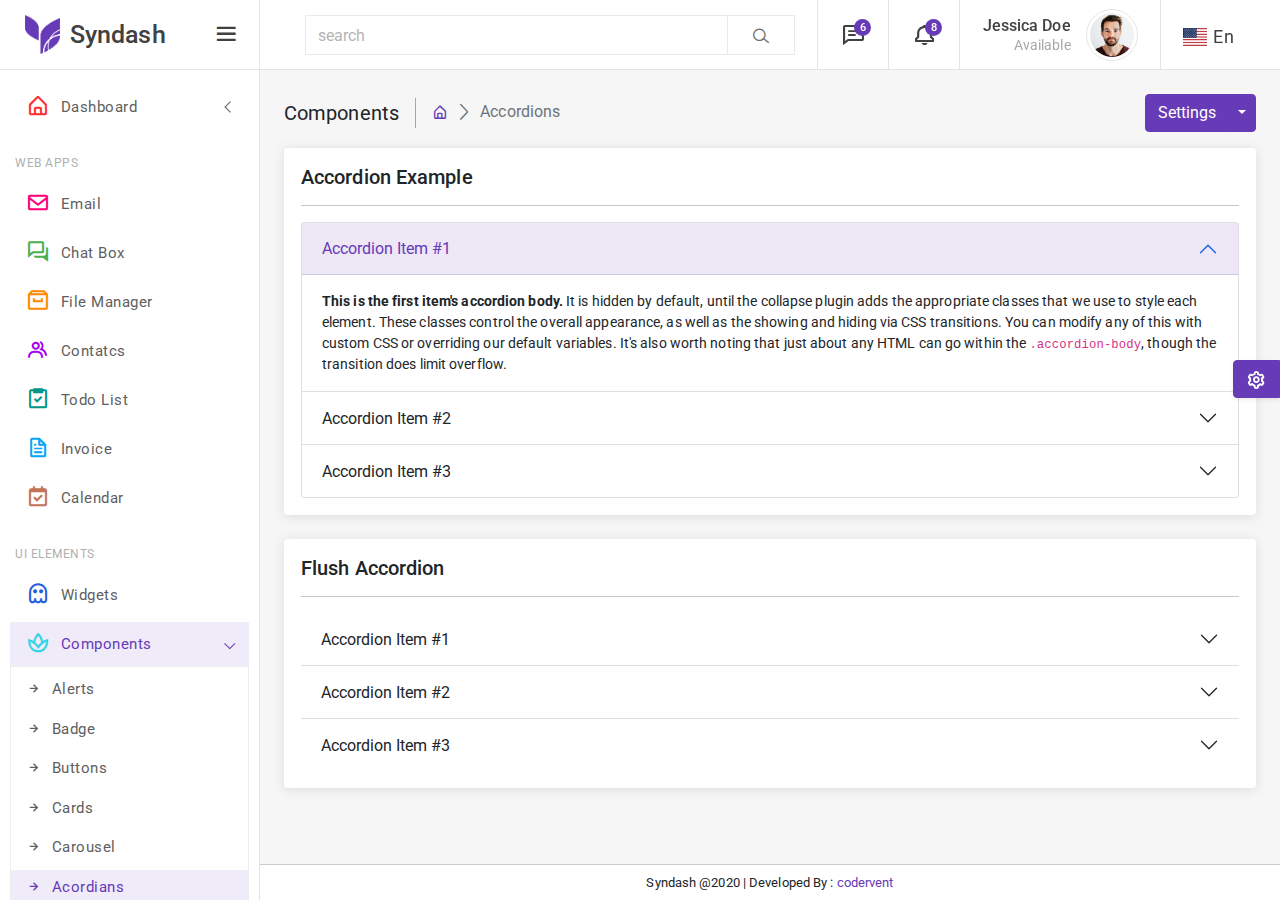
<file: Project2EmailNight/wwwroot/vertical-20260127T171413Z-3-001/vertical/component-acordians.html>
<!doctype html>
<html lang="en">

<head>
	<!-- Required meta tags -->
	<meta charset="utf-8">
	<meta name="viewport" content="width=device-width, initial-scale=1, shrink-to-fit=no">
	<title>Syndash - Bootstrap4 Admin Template</title>
	<!--favicon-->
	<link rel="icon" href="assets/images/favicon-32x32.png" type="image/png" />
	<!--plugins-->
	<link href="assets/plugins/simplebar/css/simplebar.css" rel="stylesheet" />
	<link href="assets/plugins/perfect-scrollbar/css/perfect-scrollbar.css" rel="stylesheet" />
	<link href="assets/plugins/metismenu/css/metisMenu.min.css" rel="stylesheet" />
	<!-- loader-->
	<link href="assets/css/pace.min.css" rel="stylesheet" />
	<script src="assets/js/pace.min.js"></script>
	<!-- Bootstrap CSS -->
	<link rel="stylesheet" href="assets/css/bootstrap.min.css" />
	<link rel="stylesheet" href="https://fonts.googleapis.com/css2?family=Open+Sans:wght@300;400;600&family=Roboto&display=swap" />
	<!-- Icons CSS -->
	<link rel="stylesheet" href="assets/css/icons.css" />
	<!-- App CSS -->
	<link rel="stylesheet" href="assets/css/app.css" />
	<link rel="stylesheet" href="assets/css/dark-sidebar.css" />
	<link rel="stylesheet" href="assets/css/dark-theme.css" />
</head>

<body>
	<!-- wrapper -->
	<div class="wrapper">
		<!--sidebar-wrapper-->
		<div class="sidebar-wrapper" data-simplebar="true">
			<div class="sidebar-header">
				<div class="">
					<img src="assets/images/logo-icon.png" class="logo-icon-2" alt="" />
				</div>
				<div>
					<h4 class="logo-text">Syndash</h4>
				</div>
				<a href="javascript:;" class="toggle-btn ms-auto"> <i class="bx bx-menu"></i>
				</a>
			</div>
			<!--navigation-->
			<ul class="metismenu" id="menu">
				<li>
					<a href="javascript:;" class="has-arrow">
						<div class="parent-icon icon-color-1"><i class="bx bx-home-alt"></i>
						</div>
						<div class="menu-title">Dashboard</div>
					</a>
					<ul>
						<li> <a href="index.html"><i class="bx bx-right-arrow-alt"></i>Analytics</a>
						</li>
						<li> <a href="index2.html"><i class="bx bx-right-arrow-alt"></i>Sales</a>
						</li>
					</ul>
				</li>
				<li class="menu-label">Web Apps</li>
				<li>
					<a href="emailbox.html">
						<div class="parent-icon icon-color-2"><i class="bx bx-envelope"></i>
						</div>
						<div class="menu-title">Email</div>
					</a>
				</li>
				<li>
					<a href="chat-box.html">
						<div class="parent-icon icon-color-3"> <i class="bx bx-conversation"></i>
						</div>
						<div class="menu-title">Chat Box</div>
					</a>
				</li>
				<li>
					<a href="file-manager.html">
						<div class="parent-icon icon-color-4"><i class="bx bx-archive"></i>
						</div>
						<div class="menu-title">File Manager</div>
					</a>
				</li>
				<li>
					<a href="contact-list.html">
						<div class="parent-icon icon-color-5"><i class="bx bx-group"></i>
						</div>
						<div class="menu-title">Contatcs</div>
					</a>
				</li>
				<li>
					<a href="to-do.html">
						<div class="parent-icon icon-color-6"><i class="bx bx-task"></i>
						</div>
						<div class="menu-title">Todo List</div>
					</a>
				</li>
				<li>
					<a href="invoice.html">
						<div class="parent-icon icon-color-7"><i class="bx bx-file"></i>
						</div>
						<div class="menu-title">Invoice</div>
					</a>
				</li>
				<li>
					<a href="fullcalender.html">
						<div class="parent-icon icon-color-8"> <i class="bx bx-calendar-check"></i>
						</div>
						<div class="menu-title">Calendar</div>
					</a>
				</li>
				<li class="menu-label">UI Elements</li>
				<li>
					<a href="widgets.html">
						<div class="parent-icon icon-color-9"><i class="bx bx-ghost"></i>
						</div>
						<div class="menu-title">Widgets</div>
					</a>
				</li>
				<li>
					<a class="has-arrow" href="javascript:;">
						<div class="parent-icon icon-color-10"><i class="bx bx-spa"></i>
						</div>
						<div class="menu-title">Components</div>
					</a>
					<ul>
						<li> <a href="component-alerts.html"><i class="bx bx-right-arrow-alt"></i>Alerts</a>
						</li>
						<li> <a href="component-bedges.html"><i class="bx bx-right-arrow-alt"></i>Badge</a>
						</li>
						<li> <a href="component-buttons.html"><i class="bx bx-right-arrow-alt"></i>Buttons</a>
						</li>
						<li> <a href="component-cards.html"><i class="bx bx-right-arrow-alt"></i>Cards</a>
						</li>
						<li> <a href="component-carousels.html"><i class="bx bx-right-arrow-alt"></i>Carousel</a>
						</li>
						<li> <a href="component-acordians.html"><i class="bx bx-right-arrow-alt"></i>Acordians</a>
						</li>
						<li> <a href="component-list-groups.html"><i class="bx bx-right-arrow-alt"></i>List Groups</a>
						</li>
						<li> <a href="component-media-object.html"><i class="bx bx-right-arrow-alt"></i>Media Objects</a>
						</li>
						<li> <a href="component-modals.html"><i class="bx bx-right-arrow-alt"></i>Modal</a>
						</li>
						<li> <a href="component-navs.html"><i class="bx bx-right-arrow-alt"></i>Navs</a>
						</li>
						<li> <a href="components-navbar.html"><i class="bx bx-right-arrow-alt"></i>Navbar</a>
						</li>
						<li> <a href="component-paginations.html"><i class="bx bx-right-arrow-alt"></i>Pagination</a>
						</li>
						<li> <a href="component-popovers-tooltips.html"><i class="bx bx-right-arrow-alt"></i>Popovers & Tooltips</a>
						</li>
						<li> <a href="component-progress-bars.html"><i class="bx bx-right-arrow-alt"></i>Progress</a>
						</li>
						<li> <a href="component-spinners.html"><i class="bx bx-right-arrow-alt"></i>Spinners</a>
						</li>
						<li> <a href="component-notifications.html"><i class="bx bx-right-arrow-alt"></i>Notifications</a>
						</li>
						<li> <a href="components-avtars-chips.html"><i class="bx bx-right-arrow-alt"></i>Avatrs & Chips</a>
						</li>
					</ul>
				</li>
				<li>
					<a class="has-arrow" href="javascript:;">
						<div class="parent-icon icon-color-11"><i class="bx bx-repeat"></i>
						</div>
						<div class="menu-title">Content</div>
					</a>
					<ul>
						<li> <a href="content-grid-system.html"><i class="bx bx-right-arrow-alt"></i>Grid System</a>
						</li>
						<li> <a href="content-typography.html"><i class="bx bx-right-arrow-alt"></i>Typography</a>
						</li>
						<li> <a href="content-text-utilities.html"><i class="bx bx-right-arrow-alt"></i>Text Utilities</a>
						</li>
					</ul>
				</li>
				<li>
					<a class="has-arrow" href="javascript:;">
						<div class="parent-icon icon-color-12"> <i class="bx bx-donate-blood"></i>
						</div>
						<div class="menu-title">Icons</div>
					</a>
					<ul>
						<li> <a href="icons-line-icons.html"><i class="bx bx-right-arrow-alt"></i>Line Icons</a>
						</li>
						<li> <a href="icons-boxicons.html"><i class="bx bx-right-arrow-alt"></i>Boxicons</a>
						</li>
						<li> <a href="icons-feather-icons.html"><i class="bx bx-right-arrow-alt"></i>Feather Icons</a>
						</li>
					</ul>
				</li>
				<li class="menu-label">Forms & Tables</li>
				<li>
					<a class="has-arrow" href="javascript:;">
						<div class="parent-icon icon-color-1"> <i class="bx bx-comment-edit"></i>
						</div>
						<div class="menu-title">Forms</div>
					</a>
					<ul>
						<li> <a href="form-elements.html"><i class="bx bx-right-arrow-alt"></i>Form Elements</a>
						</li>
						<li> <a href="form-input-group.html"><i class="bx bx-right-arrow-alt"></i>Input Groups</a>
						</li>
						<li> <a href="form-layouts.html"><i class="bx bx-right-arrow-alt"></i>Forms Layouts</a>
						</li>
						<li> <a href="form-validations.html"><i class="bx bx-right-arrow-alt"></i>Form Validation</a>
						</li>
						<li> <a href="form-wizard.html"><i class="bx bx-right-arrow-alt"></i>Form Wizard</a>
						</li>
						<li> <a href="form-text-editor.html"><i class="bx bx-right-arrow-alt"></i>Text Editor</a>
						</li>
						<li> <a href="form-file-upload.html"><i class="bx bx-right-arrow-alt"></i>File Upload</a>
						</li>
						<li> <a href="form-date-time-pickes.html"><i class="bx bx-right-arrow-alt"></i>Date Pickers</a>
						</li>
						<li> <a href="form-select2.html"><i class="bx bx-right-arrow-alt"></i>Select2</a>
						</li>
					</ul>
				</li>
				<li>
					<a class="has-arrow" href="javascript:;">
						<div class="parent-icon icon-color-2"><i class="bx bx-grid-alt"></i>
						</div>
						<div class="menu-title">Tables</div>
					</a>
					<ul>
						<li> <a href="table-basic-table.html"><i class="bx bx-right-arrow-alt"></i>Basic Table</a>
						</li>
						<li> <a href="table-datatable.html"><i class="bx bx-right-arrow-alt"></i>Data Table</a>
						</li>
						<li> <a href="table-editable.html"><i class="bx bx-right-arrow-alt"></i>Editable Table</a>
						</li>
					</ul>
				</li>
				<li class="menu-label">Pages</li>
				<li>
					<a class="has-arrow" href="javascript:;">
						<div class="parent-icon icon-color-3"><i class="bx bx-lock"></i>
						</div>
						<div class="menu-title">Authentication</div>
					</a>
					<ul>
						<li> <a href="authentication-login.html" target="_blank"><i class="bx bx-right-arrow-alt"></i>Login</a>
						</li>
						<li> <a href="authentication-register.html" target="_blank"><i class="bx bx-right-arrow-alt"></i>Register</a>
						</li>
						<li> <a href="authentication-forgot-password.html" target="_blank"><i class="bx bx-right-arrow-alt"></i>Forgot Password</a>
						</li>
						<li> <a href="authentication-reset-password.html" target="_blank"><i class="bx bx-right-arrow-alt"></i>Reset Password</a>
						</li>
						<li> <a href="authentication-lock-screen.html" target="_blank"><i class="bx bx-right-arrow-alt"></i>Lock Screen</a>
						</li>
					</ul>
				</li>
				<li>
					<a href="user-profile.html">
						<div class="parent-icon icon-color-4"><i class="bx bx-user-circle"></i>
						</div>
						<div class="menu-title">User Profile</div>
					</a>
				</li>
				<li>
					<a href="timeline.html">
						<div class="parent-icon icon-color-5"> <i class="bx bx-video-recording"></i>
						</div>
						<div class="menu-title">Timeline</div>
					</a>
				</li>
				<li>
					<a class="has-arrow" href="javascript:;">
						<div class="parent-icon icon-color-6"><i class="bx bx-error"></i>
						</div>
						<div class="menu-title">Errors</div>
					</a>
					<ul>
						<li> <a href="errors-404-error.html" target="_blank"><i class="bx bx-right-arrow-alt"></i>404 Error</a>
						</li>
						<li> <a href="errors-500-error.html" target="_blank"><i class="bx bx-right-arrow-alt"></i>500 Error</a>
						</li>
						<li> <a href="errors-coming-soon.html" target="_blank"><i class="bx bx-right-arrow-alt"></i>Coming Soon</a>
						</li>
					</ul>
				</li>
				<li>
					<a href="faq.html">
						<div class="parent-icon icon-color-7"><i class="bx bx-help-circle"></i>
						</div>
						<div class="menu-title">FAQ</div>
					</a>
				</li>
				<li>
					<a href="pricing-table.html">
						<div class="parent-icon icon-color-8"><i class="bx bx-diamond"></i>
						</div>
						<div class="menu-title">Pricing</div>
					</a>
				</li>
				<li class="menu-label">Charts & Maps</li>
				<li>
					<a class="has-arrow" href="javascript:;">
						<div class="parent-icon icon-color-9"><i class="bx bx-line-chart"></i>
						</div>
						<div class="menu-title">Charts</div>
					</a>
					<ul>
						<li> <a href="charts-apex-chart.html"><i class="bx bx-right-arrow-alt"></i>Apex</a>
						</li>
						<li> <a href="charts-chartjs.html"><i class="bx bx-right-arrow-alt"></i>Chartjs</a>
						</li>
						<li> <a href="charts-highcharts.html"><i class="bx bx-right-arrow-alt"></i>Highcharts</a>
						</li>
					</ul>
				</li>
				<li>
					<a class="has-arrow" href="javascript:;">
						<div class="parent-icon icon-color-10"><i class="bx bx-map-alt"></i>
						</div>
						<div class="menu-title">Maps</div>
					</a>
					<ul>
						<li> <a href="map-google-maps.html"><i class="bx bx-right-arrow-alt"></i>Google Maps</a>
						</li>
						<li> <a href="map-vector-maps.html"><i class="bx bx-right-arrow-alt"></i>Vector Maps</a>
						</li>
					</ul>
				</li>
				<li class="menu-label">Others</li>
				<li>
					<a class="has-arrow" href="javascript:;">
						<div class="parent-icon icon-color-11"><i class="bx bx-menu"></i>
						</div>
						<div class="menu-title">Menu Levels</div>
					</a>
					<ul>
						<li> <a class="has-arrow" href="javascript:;"><i class="bx bx-right-arrow-alt"></i>Level One</a>
							<ul>
								<li> <a class="has-arrow" href="javascript:;"><i class="bx bx-right-arrow-alt"></i>Level Two</a>
									<ul>
										<li> <a href="javascript:;"><i class="bx bx-right-arrow-alt"></i>Level Three</a>
										</li>
									</ul>
								</li>
							</ul>
						</li>
					</ul>
				</li>
				<li>
					<a href="https://codervent.com/syndash/documentation/index.html" target="_blank">
						<div class="parent-icon icon-color-12"><i class="bx bx-folder"></i>
						</div>
						<div class="menu-title">Documentation</div>
					</a>
				</li>
				<li>
					<a href="https://themeforest.net/user/codervent" target="_blank">
						<div class="parent-icon"><i class="bx bx-support"></i>
						</div>
						<div class="menu-title">Support</div>
					</a>
				</li>
			</ul>
			<!--end navigation-->
		</div>
		<!--end sidebar-wrapper-->
		<!--header-->
		<header class="top-header">
			<nav class="navbar navbar-expand">
				<div class="left-topbar d-flex align-items-center">
					<a href="javascript:;" class="toggle-btn">	<i class="bx bx-menu"></i>
					</a>
				</div>
				<div class="flex-grow-1 search-bar">
					<div class="input-group">
						 <button class="btn btn-search-back search-arrow-back" type="button"><i class="bx bx-arrow-back"></i></button>
						 <input type="text" class="form-control" placeholder="search" />
						 <button class="btn btn-search" type="button"><i class="lni lni-search-alt"></i></button>
					</div>
				</div>
				<div class="right-topbar ms-auto">
					<ul class="navbar-nav">
						<li class="nav-item search-btn-mobile">
							<a class="nav-link position-relative" href="javascript:;">	<i class="bx bx-search vertical-align-middle"></i>
							</a>
						</li>
						<li class="nav-item dropdown dropdown-lg">
							<a class="nav-link dropdown-toggle dropdown-toggle-nocaret position-relative" href="javascript:;" data-bs-toggle="dropdown">	<span class="msg-count">6</span>
								<i class="bx bx-comment-detail vertical-align-middle"></i>
							</a>
							<div class="dropdown-menu dropdown-menu-end">
								<a href="javascript:;">
									<div class="msg-header">
										<h6 class="msg-header-title">6 New</h6>
										<p class="msg-header-subtitle">Application Messages</p>
									</div>
								</a>
								<div class="header-message-list">
									<a class="dropdown-item" href="javascript:;">
										<div class="d-flex align-items-center">
											<div class="user-online">
												<img src="assets/images/avatars/avatar-1.png" class="msg-avatar" alt="user avatar">
											</div>
											<div class="flex-grow-1">
												<h6 class="msg-name">Daisy Anderson <span class="msg-time float-end">5 sec
													ago</span></h6>
												<p class="msg-info">The standard chunk of lorem</p>
											</div>
										</div>
									</a>
									<a class="dropdown-item" href="javascript:;">
										<div class="d-flex align-items-center">
											<div class="user-online">
												<img src="assets/images/avatars/avatar-2.png" class="msg-avatar" alt="user avatar">
											</div>
											<div class="flex-grow-1">
												<h6 class="msg-name">Althea Cabardo <span class="msg-time float-end">14
													sec ago</span></h6>
												<p class="msg-info">Many desktop publishing packages</p>
											</div>
										</div>
									</a>
									<a class="dropdown-item" href="javascript:;">
										<div class="d-flex align-items-center">
											<div class="user-online">
												<img src="assets/images/avatars/avatar-3.png" class="msg-avatar" alt="user avatar">
											</div>
											<div class="flex-grow-1">
												<h6 class="msg-name">Oscar Garner <span class="msg-time float-end">8 min
													ago</span></h6>
												<p class="msg-info">Various versions have evolved over</p>
											</div>
										</div>
									</a>
									<a class="dropdown-item" href="javascript:;">
										<div class="d-flex align-items-center">
											<div class="user-online">
												<img src="assets/images/avatars/avatar-4.png" class="msg-avatar" alt="user avatar">
											</div>
											<div class="flex-grow-1">
												<h6 class="msg-name">Katherine Pechon <span class="msg-time float-end">15
													min ago</span></h6>
												<p class="msg-info">Making this the first true generator</p>
											</div>
										</div>
									</a>
									<a class="dropdown-item" href="javascript:;">
										<div class="d-flex align-items-center">
											<div class="user-online">
												<img src="assets/images/avatars/avatar-5.png" class="msg-avatar" alt="user avatar">
											</div>
											<div class="flex-grow-1">
												<h6 class="msg-name">Amelia Doe <span class="msg-time float-end">22 min
													ago</span></h6>
												<p class="msg-info">Duis aute irure dolor in reprehenderit</p>
											</div>
										</div>
									</a>
									<a class="dropdown-item" href="javascript:;">
										<div class="d-flex align-items-center">
											<div class="user-online">
												<img src="assets/images/avatars/avatar-6.png" class="msg-avatar" alt="user avatar">
											</div>
											<div class="flex-grow-1">
												<h6 class="msg-name">Cristina Jhons <span class="msg-time float-end">2 hrs
													ago</span></h6>
												<p class="msg-info">The passage is attributed to an unknown</p>
											</div>
										</div>
									</a>
									<a class="dropdown-item" href="javascript:;">
										<div class="d-flex align-items-center">
											<div class="user-online">
												<img src="assets/images/avatars/avatar-7.png" class="msg-avatar" alt="user avatar">
											</div>
											<div class="flex-grow-1">
												<h6 class="msg-name">James Caviness <span class="msg-time float-end">4 hrs
													ago</span></h6>
												<p class="msg-info">The point of using Lorem</p>
											</div>
										</div>
									</a>
									<a class="dropdown-item" href="javascript:;">
										<div class="d-flex align-items-center">
											<div class="user-online">
												<img src="assets/images/avatars/avatar-8.png" class="msg-avatar" alt="user avatar">
											</div>
											<div class="flex-grow-1">
												<h6 class="msg-name">Peter Costanzo <span class="msg-time float-end">6 hrs
													ago</span></h6>
												<p class="msg-info">It was popularised in the 1960s</p>
											</div>
										</div>
									</a>
									<a class="dropdown-item" href="javascript:;">
										<div class="d-flex align-items-center">
											<div class="user-online">
												<img src="assets/images/avatars/avatar-9.png" class="msg-avatar" alt="user avatar">
											</div>
											<div class="flex-grow-1">
												<h6 class="msg-name">David Buckley <span class="msg-time float-end">2 hrs
													ago</span></h6>
												<p class="msg-info">Various versions have evolved over</p>
											</div>
										</div>
									</a>
									<a class="dropdown-item" href="javascript:;">
										<div class="d-flex align-items-center">
											<div class="user-online">
												<img src="assets/images/avatars/avatar-10.png" class="msg-avatar" alt="user avatar">
											</div>
											<div class="flex-grow-1">
												<h6 class="msg-name">Thomas Wheeler <span class="msg-time float-end">2 days
													ago</span></h6>
												<p class="msg-info">If you are going to use a passage</p>
											</div>
										</div>
									</a>
									<a class="dropdown-item" href="javascript:;">
										<div class="d-flex align-items-center">
											<div class="user-online">
												<img src="assets/images/avatars/avatar-11.png" class="msg-avatar" alt="user avatar">
											</div>
											<div class="flex-grow-1">
												<h6 class="msg-name">Johnny Seitz <span class="msg-time float-end">5 days
													ago</span></h6>
												<p class="msg-info">All the Lorem Ipsum generators</p>
											</div>
										</div>
									</a>
								</div>
								<a href="javascript:;">
									<div class="text-center msg-footer">View All Messages</div>
								</a>
							</div>
						</li>
						<li class="nav-item dropdown dropdown-lg">
							<a class="nav-link dropdown-toggle dropdown-toggle-nocaret position-relative" href="javascript:;" data-bs-toggle="dropdown">	<i class="bx bx-bell vertical-align-middle"></i>
								<span class="msg-count">8</span>
							</a>
							<div class="dropdown-menu dropdown-menu-end">
								<a href="javascript:;">
									<div class="msg-header">
										<h6 class="msg-header-title">8 New</h6>
										<p class="msg-header-subtitle">Application Notifications</p>
									</div>
								</a>
								<div class="header-notifications-list">
									<a class="dropdown-item" href="javascript:;">
										<div class="d-flex align-items-center">
											<div class="notify bg-light-primary text-primary"><i class="bx bx-group"></i>
											</div>
											<div class="flex-grow-1">
												<h6 class="msg-name">New Customers<span class="msg-time float-end">14 Sec
													ago</span></h6>
												<p class="msg-info">5 new user registered</p>
											</div>
										</div>
									</a>
									<a class="dropdown-item" href="javascript:;">
										<div class="d-flex align-items-center">
											<div class="notify bg-light-danger text-danger"><i class="bx bx-cart-alt"></i>
											</div>
											<div class="flex-grow-1">
												<h6 class="msg-name">New Orders <span class="msg-time float-end">2 min
													ago</span></h6>
												<p class="msg-info">You have recived new orders</p>
											</div>
										</div>
									</a>
									<a class="dropdown-item" href="javascript:;">
										<div class="d-flex align-items-center">
											<div class="notify bg-light-shineblue text-shineblue"><i class="bx bx-file"></i>
											</div>
											<div class="flex-grow-1">
												<h6 class="msg-name">24 PDF File<span class="msg-time float-end">19 min
													ago</span></h6>
												<p class="msg-info">The pdf files generated</p>
											</div>
										</div>
									</a>
									<a class="dropdown-item" href="javascript:;">
										<div class="d-flex align-items-center">
											<div class="notify bg-light-cyne text-cyne"><i class="bx bx-send"></i>
											</div>
											<div class="flex-grow-1">
												<h6 class="msg-name">Time Response <span class="msg-time float-end">28 min
													ago</span></h6>
												<p class="msg-info">5.1 min avarage time response</p>
											</div>
										</div>
									</a>
									<a class="dropdown-item" href="javascript:;">
										<div class="d-flex align-items-center">
											<div class="notify bg-light-purple text-purple"><i class="bx bx-home-circle"></i>
											</div>
											<div class="flex-grow-1">
												<h6 class="msg-name">New Product Approved <span
													class="msg-time float-end">2 hrs ago</span></h6>
												<p class="msg-info">Your new product has approved</p>
											</div>
										</div>
									</a>
									<a class="dropdown-item" href="javascript:;">
										<div class="d-flex align-items-center">
											<div class="notify bg-light-warning text-warning"><i class="bx bx-message-detail"></i>
											</div>
											<div class="flex-grow-1">
												<h6 class="msg-name">New Comments <span class="msg-time float-end">4 hrs
													ago</span></h6>
												<p class="msg-info">New customer comments recived</p>
											</div>
										</div>
									</a>
									<a class="dropdown-item" href="javascript:;">
										<div class="d-flex align-items-center">
											<div class="notify bg-light-success text-success"><i class='bx bx-check-square'></i>
											</div>
											<div class="flex-grow-1">
												<h6 class="msg-name">Your item is shipped <span class="msg-time float-end">5 hrs
													ago</span></h6>
												<p class="msg-info">Successfully shipped your item</p>
											</div>
										</div>
									</a>
									<a class="dropdown-item" href="javascript:;">
										<div class="d-flex align-items-center">
											<div class="notify bg-light-sinata text-sinata"><i class='bx bx-user-pin'></i>
											</div>
											<div class="flex-grow-1">
												<h6 class="msg-name">New 24 authors<span class="msg-time float-end">1 day
													ago</span></h6>
												<p class="msg-info">24 new authors joined last week</p>
											</div>
										</div>
									</a>
									<a class="dropdown-item" href="javascript:;">
										<div class="d-flex align-items-center">
											<div class="notify bg-light-mehandi text-mehandi"><i class='bx bx-door-open'></i>
											</div>
											<div class="flex-grow-1">
												<h6 class="msg-name">Defense Alerts <span class="msg-time float-end">2 weeks
													ago</span></h6>
												<p class="msg-info">45% less alerts last 4 weeks</p>
											</div>
										</div>
									</a>
								</div>
								<a href="javascript:;">
									<div class="text-center msg-footer">View All Notifications</div>
								</a>
							</div>
						</li>
						<li class="nav-item dropdown dropdown-user-profile">
							<a class="nav-link dropdown-toggle dropdown-toggle-nocaret" href="javascript:;" data-bs-toggle="dropdown">
								<div class="d-flex user-box align-items-center">
									<div class="user-info">
										<p class="user-name mb-0">Jessica Doe</p>
										<p class="designattion mb-0">Available</p>
									</div>
									<img src="assets/images/avatars/avatar-1.png" class="user-img" alt="user avatar">
								</div>
							</a>
							<div class="dropdown-menu dropdown-menu-end">	
								<a class="dropdown-item" href="javascript:;"><i
										class="bx bx-user"></i><span>Profile</span></a>
								<a class="dropdown-item" href="javascript:;"><i
										class="bx bx-cog"></i><span>Settings</span></a>
								<a class="dropdown-item" href="javascript:;"><i
										class="bx bx-tachometer"></i><span>Dashboard</span></a>
								<a class="dropdown-item" href="javascript:;"><i
										class="bx bx-wallet"></i><span>Earnings</span></a>
								<a class="dropdown-item" href="javascript:;"><i
										class="bx bx-cloud-download"></i><span>Downloads</span></a>
								<div class="dropdown-divider mb-0"></div>	<a class="dropdown-item" href="javascript:;"><i
										class="bx bx-power-off"></i><span>Logout</span></a>
							</div>
						</li>
						<li class="nav-item dropdown dropdown-language">
							<a class="nav-link dropdown-toggle dropdown-toggle-nocaret" href="javascript:;" data-bs-toggle="dropdown">
								<div class="lang d-flex">
									<div><i class="flag-icon flag-icon-um"></i>
									</div>
									<div><span>En</span>
									</div>
								</div>
							</a>
							<div class="dropdown-menu dropdown-menu-end">
								<a class="dropdown-item" href="javascript:;"><i
										class="flag-icon flag-icon-de"></i><span>German</span></a>
								<a class="dropdown-item" href="javascript:;"><i
										class="flag-icon flag-icon-fr"></i><span>French</span></a>
								<a class="dropdown-item" href="javascript:;"><i
										class="flag-icon flag-icon-um"></i><span>English</span></a>
								<a class="dropdown-item" href="javascript:;"><i
										class="flag-icon flag-icon-in"></i><span>Hindi</span></a>
								<a class="dropdown-item" href="javascript:;"><i
										class="flag-icon flag-icon-cn"></i><span>Chinese</span></a>
								<a class="dropdown-item" href="javascript:;"><i
										class="flag-icon flag-icon-ae"></i><span>Arabic</span></a>
							</div>
						</li>
					</ul>
				</div>
			</nav>
		</header>
		<!--end header-->
		<!--page-wrapper-->
		<div class="page-wrapper">
			<!--page-content-wrapper-->
			<div class="page-content-wrapper">
				<div class="page-content">
					<!--breadcrumb-->
					<div class="page-breadcrumb d-none d-sm-flex align-items-center mb-3">
						<div class="breadcrumb-title pe-3">Components</div>
						<div class="ps-3">
							<nav aria-label="breadcrumb">
								<ol class="breadcrumb mb-0 p-0">
									<li class="breadcrumb-item"><a href="javascript:;"><i class="bx bx-home-alt"></i></a>
									</li>
									<li class="breadcrumb-item active" aria-current="page">Accordions</li>
								</ol>
							</nav>
						</div>
						<div class="ms-auto">
							<div class="btn-group">
								<button type="button" class="btn btn-primary">Settings</button>
								<button type="button" class="btn btn-primary split-bg-primary dropdown-toggle dropdown-toggle-split" data-bs-toggle="dropdown">	<span class="visually-hidden">Toggle Dropdown</span>
								</button>
								<div class="dropdown-menu dropdown-menu-right dropdown-menu-lg-end">	<a class="dropdown-item" href="javascript:;">Action</a>
									<a class="dropdown-item" href="javascript:;">Another action</a>
									<a class="dropdown-item" href="javascript:;">Something else here</a>
									<div class="dropdown-divider"></div>	<a class="dropdown-item" href="javascript:;">Separated link</a>
								</div>
							</div>
						</div>
					</div>
					<!--end breadcrumb-->
					<div class="card">
						<div class="card-body">
							<h5 class="card-title">Accordion Example</h5>
							<hr/>
							<div class="accordion" id="accordionExample">
								<div class="accordion-item">
									<h2 class="accordion-header" id="headingOne">
							  <button class="accordion-button" type="button" data-bs-toggle="collapse" data-bs-target="#collapseOne" aria-expanded="true" aria-controls="collapseOne">
								Accordion Item #1
							  </button>
							</h2>
									<div id="collapseOne" class="accordion-collapse collapse show" aria-labelledby="headingOne" data-bs-parent="#accordionExample">
										<div class="accordion-body">	<strong>This is the first item's accordion body.</strong> It is hidden by default, until the collapse plugin adds the appropriate classes that we use to style each element. These classes control the overall appearance, as well as the showing and hiding via CSS transitions. You can modify any of this with custom CSS or overriding our default variables. It's also worth noting that just about any HTML can go within the <code>.accordion-body</code>, though the transition does limit overflow.</div>
									</div>
								</div>
								<div class="accordion-item">
									<h2 class="accordion-header" id="headingTwo">
							  <button class="accordion-button collapsed" type="button" data-bs-toggle="collapse" data-bs-target="#collapseTwo" aria-expanded="false" aria-controls="collapseTwo">
								Accordion Item #2
							  </button>
							</h2>
									<div id="collapseTwo" class="accordion-collapse collapse" aria-labelledby="headingTwo" data-bs-parent="#accordionExample">
										<div class="accordion-body">	<strong>This is the second item's accordion body.</strong> It is hidden by default, until the collapse plugin adds the appropriate classes that we use to style each element. These classes control the overall appearance, as well as the showing and hiding via CSS transitions. You can modify any of this with custom CSS or overriding our default variables. It's also worth noting that just about any HTML can go within the <code>.accordion-body</code>, though the transition does limit overflow.</div>
									</div>
								</div>
								<div class="accordion-item">
									<h2 class="accordion-header" id="headingThree">
							  <button class="accordion-button collapsed" type="button" data-bs-toggle="collapse" data-bs-target="#collapseThree" aria-expanded="false" aria-controls="collapseThree">
								Accordion Item #3
							  </button>
							</h2>
									<div id="collapseThree" class="accordion-collapse collapse" aria-labelledby="headingThree" data-bs-parent="#accordionExample">
										<div class="accordion-body">	<strong>This is the third item's accordion body.</strong> It is hidden by default, until the collapse plugin adds the appropriate classes that we use to style each element. These classes control the overall appearance, as well as the showing and hiding via CSS transitions. You can modify any of this with custom CSS or overriding our default variables. It's also worth noting that just about any HTML can go within the <code>.accordion-body</code>, though the transition does limit overflow.</div>
									</div>
								</div>
							</div>
						</div>
					</div>
					<div class="card">
						<div class="card-body">
							<h5 class="card-title">Flush Accordion</h5>
							<hr/>
							<div class="accordion accordion-flush" id="accordionFlushExample">
								<div class="accordion-item">
									<h2 class="accordion-header" id="flush-headingOne">
							  <button class="accordion-button collapsed" type="button" data-bs-toggle="collapse" data-bs-target="#flush-collapseOne" aria-expanded="false" aria-controls="flush-collapseOne">
								Accordion Item #1
							  </button>
							</h2>
									<div id="flush-collapseOne" class="accordion-collapse collapse" aria-labelledby="flush-headingOne" data-bs-parent="#accordionFlushExample">
										<div class="accordion-body">Anim pariatur cliche reprehenderit, enim eiusmod high life accusamus terry richardson ad squid. 3 wolf moon officia aute, non cupidatat skateboard dolor brunch. Food truck quinoa nesciunt laborum eiusmod. Brunch 3 wolf moon tempor, sunt aliqua put a bird on it squid single-origin coffee nulla assumenda shoreditch et. Nihil anim keffiyeh helvetica, craft beer labore wes anderson cred nesciunt sapiente ea proident. Ad vegan excepteur butcher vice lomo. Leggings occaecat craft beer farm-to-table, raw denim aesthetic synth nesciunt you probably haven't heard of them accusamus labore sustainable VHS.</div>
									</div>
								</div>
								<div class="accordion-item">
									<h2 class="accordion-header" id="flush-headingTwo">
							  <button class="accordion-button collapsed" type="button" data-bs-toggle="collapse" data-bs-target="#flush-collapseTwo" aria-expanded="false" aria-controls="flush-collapseTwo">
								Accordion Item #2
							  </button>
							</h2>
									<div id="flush-collapseTwo" class="accordion-collapse collapse" aria-labelledby="flush-headingTwo" data-bs-parent="#accordionFlushExample">
										<div class="accordion-body">Anim pariatur cliche reprehenderit, enim eiusmod high life accusamus terry richardson ad squid. 3 wolf moon officia aute, non cupidatat skateboard dolor brunch. Food truck quinoa nesciunt laborum eiusmod. Brunch 3 wolf moon tempor, sunt aliqua put a bird on it squid single-origin coffee nulla assumenda shoreditch et. Nihil anim keffiyeh helvetica, craft beer labore wes anderson cred nesciunt sapiente ea proident. Ad vegan excepteur butcher vice lomo. Leggings occaecat craft beer farm-to-table, raw denim aesthetic synth nesciunt you probably haven't heard of them accusamus labore sustainable VHS.</div>
									</div>
								</div>
								<div class="accordion-item">
									<h2 class="accordion-header" id="flush-headingThree">
							  <button class="accordion-button collapsed" type="button" data-bs-toggle="collapse" data-bs-target="#flush-collapseThree" aria-expanded="false" aria-controls="flush-collapseThree">
								Accordion Item #3
							  </button>
							</h2>
									<div id="flush-collapseThree" class="accordion-collapse collapse" aria-labelledby="flush-headingThree" data-bs-parent="#accordionFlushExample">
										<div class="accordion-body">Anim pariatur cliche reprehenderit, enim eiusmod high life accusamus terry richardson ad squid. 3 wolf moon officia aute, non cupidatat skateboard dolor brunch. Food truck quinoa nesciunt laborum eiusmod. Brunch 3 wolf moon tempor, sunt aliqua put a bird on it squid single-origin coffee nulla assumenda shoreditch et. Nihil anim keffiyeh helvetica, craft beer labore wes anderson cred nesciunt sapiente ea proident. Ad vegan excepteur butcher vice lomo. Leggings occaecat craft beer farm-to-table, raw denim aesthetic synth nesciunt you probably haven't heard of them accusamus labore sustainable VHS.</div>
									</div>
								</div>
							</div>
						</div>
					</div>
				</div>
			</div>
			<!--end page-content-wrapper-->
		</div>
		<!--end page-wrapper-->
		<!--start overlay-->
		<div class="overlay toggle-btn-mobile"></div>
		<!--end overlay-->
		<!--Start Back To Top Button--> <a href="javaScript:;" class="back-to-top"><i class='bx bxs-up-arrow-alt'></i></a>
		<!--End Back To Top Button-->
		<!--footer -->
		<div class="footer">
			<p class="mb-0">Syndash @2020 | Developed By : <a href="https://themeforest.net/user/codervent" target="_blank">codervent</a>
			</p>
		</div>
		<!-- end footer -->
	</div>
	<!-- end wrapper -->
	<!--start switcher-->
	<div class="switcher-body">
		<button class="btn btn-primary btn-switcher shadow-sm" type="button" data-bs-toggle="offcanvas" data-bs-target="#offcanvasScrolling" aria-controls="offcanvasScrolling"><i class="bx bx-cog bx-spin"></i></button>
		<div class="offcanvas offcanvas-end shadow border-start-0 p-2" data-bs-scroll="true" data-bs-backdrop="false" tabindex="-1" id="offcanvasScrolling">
		  <div class="offcanvas-header border-bottom">
			<h5 class="offcanvas-title" id="offcanvasScrollingLabel">Theme Customizer</h5>
			<button type="button" class="btn-close text-reset" data-bs-dismiss="offcanvas"></button>
		  </div>
		  <div class="offcanvas-body">
			<h6 class="mb-0">Theme Variation</h6>
			<hr>
			<div class="form-check form-check-inline">
			  <input class="form-check-input" type="radio" name="inlineRadioOptions" id="lightmode" value="option1" checked>
			  <label class="form-check-label" for="lightmode">Light</label>
			</div>
			<hr>
			<div class="form-check form-check-inline">
			  <input class="form-check-input" type="radio" name="inlineRadioOptions" id="darkmode" value="option2">
			  <label class="form-check-label" for="darkmode">Dark</label>
			</div>
			<hr>
			<div class="form-check form-check-inline">
				<input class="form-check-input" type="radio" name="inlineRadioOptions" id="darksidebar" value="option3">
				<label class="form-check-label" for="darksidebar">Semi Dark</label>
			  </div>
			  <hr>
			 <div class="form-check form-check-inline">
				<input class="form-check-input" type="radio" name="inlineRadioOptions" id="ColorLessIcons" value="option3">
				<label class="form-check-label" for="ColorLessIcons">Color Less Icons</label>
			  </div>
		  </div>
		</div>
	   </div>
	   <!--end switcher-->
	<!-- JavaScript -->
	<!-- Bootstrap JS -->
	<script src="assets/js/bootstrap.bundle.min.js"></script>
	
	<!--plugins-->
	<script src="assets/js/jquery.min.js"></script>
	<script src="assets/plugins/simplebar/js/simplebar.min.js"></script>
	<script src="assets/plugins/metismenu/js/metisMenu.min.js"></script>
	<script src="assets/plugins/perfect-scrollbar/js/perfect-scrollbar.js"></script>
	<!-- App JS -->
	<script src="assets/js/app.js"></script>
</body>

</html>
</file>
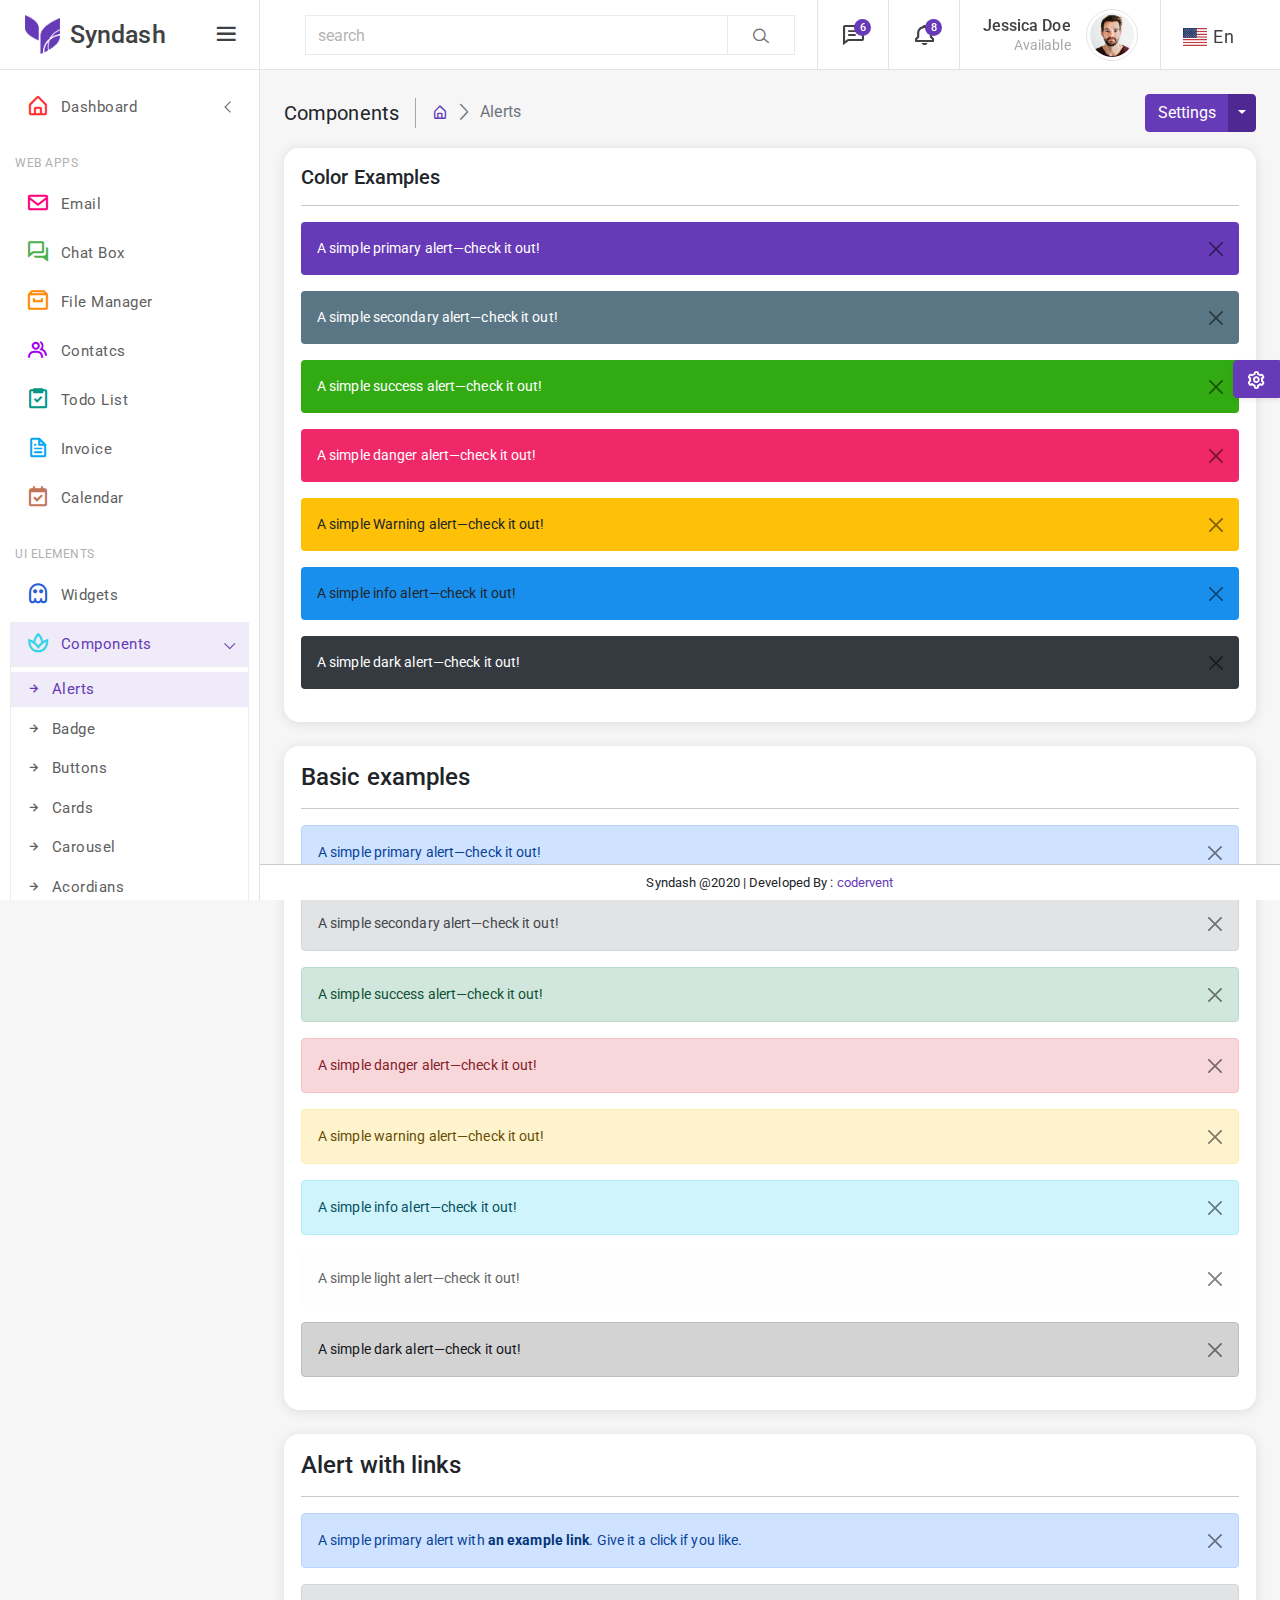
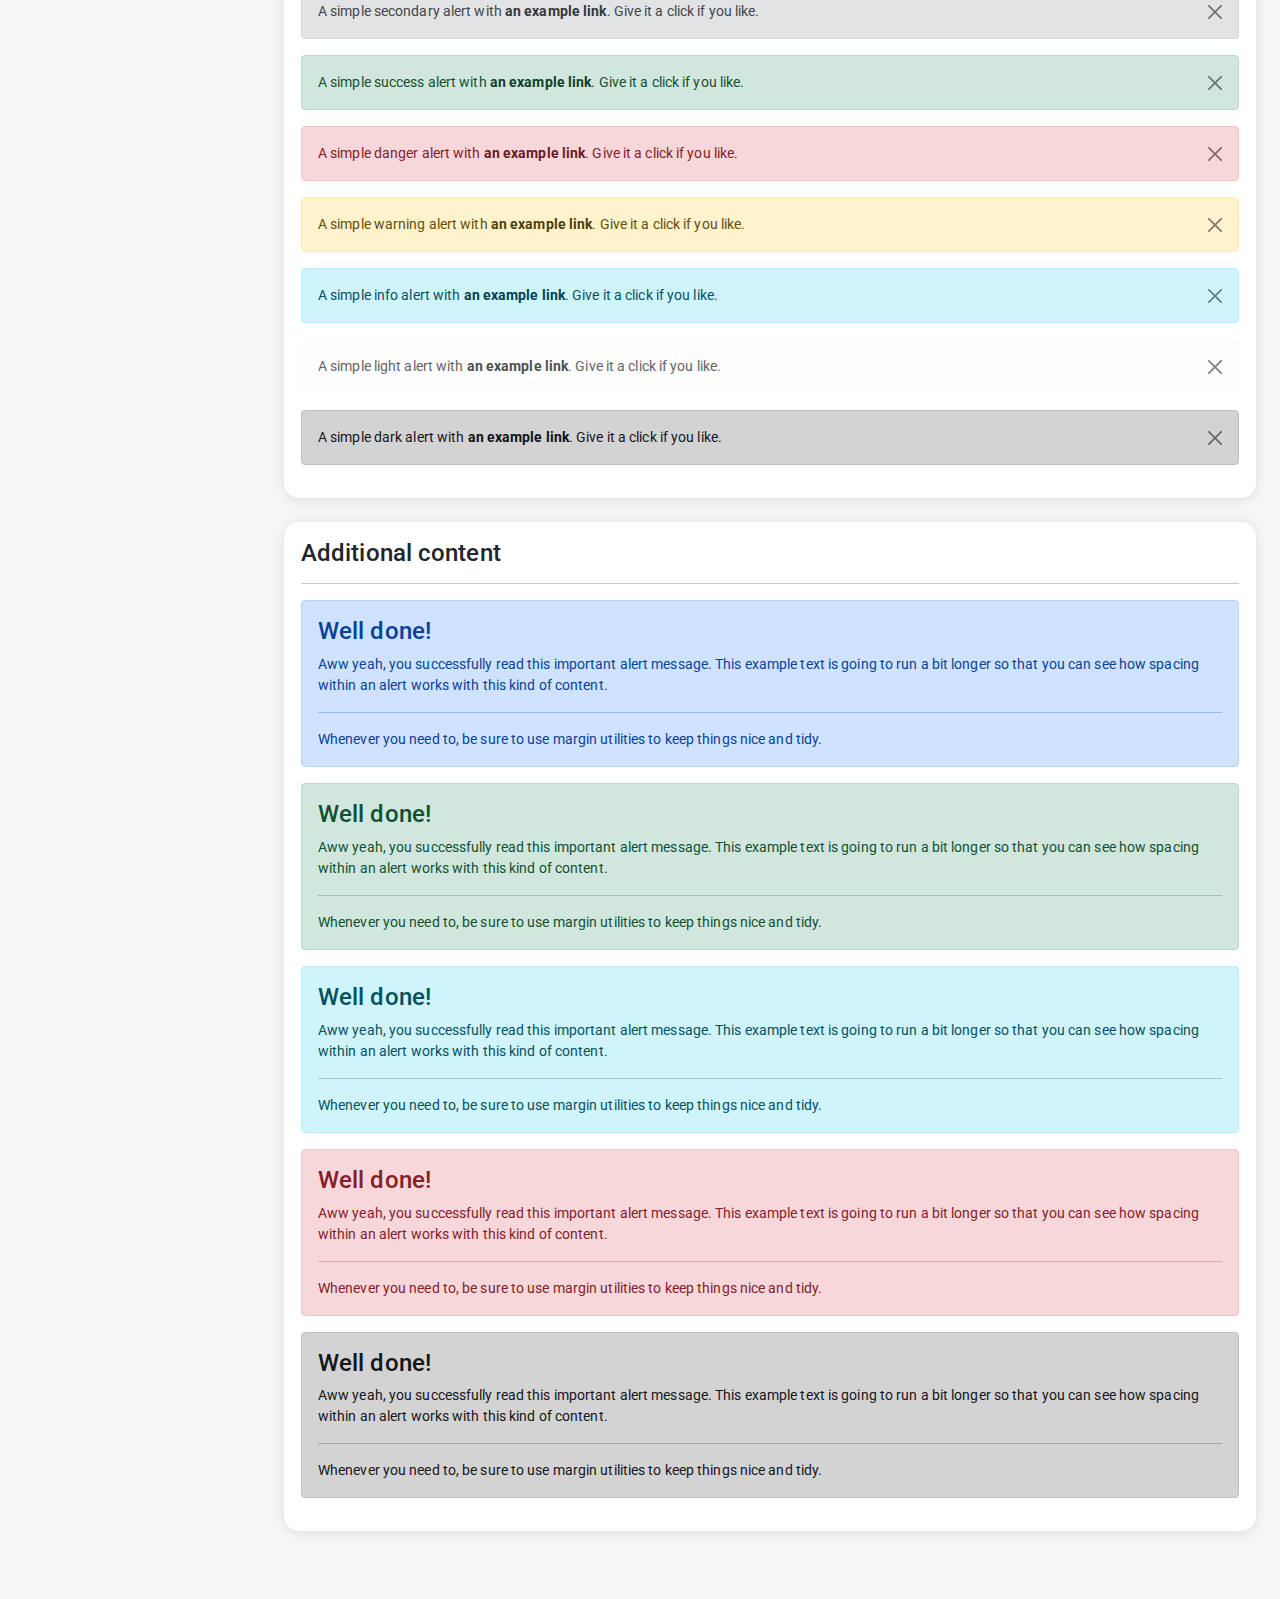
<file: Project2EmailNight/wwwroot/vertical-20260127T171413Z-3-001/vertical/component-alerts.html>
<!doctype html>
<html lang="en">

<head>
	<!-- Required meta tags -->
	<meta charset="utf-8">
	<meta name="viewport" content="width=device-width, initial-scale=1, shrink-to-fit=no">
	<title>Syndash - Bootstrap4 Admin Template</title>
	<!--favicon-->
	<link rel="icon" href="assets/images/favicon-32x32.png" type="image/png" />
	<!--plugins-->
	<link href="assets/plugins/simplebar/css/simplebar.css" rel="stylesheet" />
	<link href="assets/plugins/perfect-scrollbar/css/perfect-scrollbar.css" rel="stylesheet" />
	<link href="assets/plugins/metismenu/css/metisMenu.min.css" rel="stylesheet" />
	<!-- loader-->
	<link href="assets/css/pace.min.css" rel="stylesheet" />
	<script src="assets/js/pace.min.js"></script>
	<!-- Bootstrap CSS -->
	<link rel="stylesheet" href="assets/css/bootstrap.min.css" />
	<link rel="stylesheet" href="https://fonts.googleapis.com/css2?family=Open+Sans:wght@300;400;600&family=Roboto&display=swap" />
	<!-- Icons CSS -->
	<link rel="stylesheet" href="assets/css/icons.css" />
	<!-- App CSS -->
	<link rel="stylesheet" href="assets/css/app.css" />
	<link rel="stylesheet" href="assets/css/dark-sidebar.css" />
	<link rel="stylesheet" href="assets/css/dark-theme.css" />
</head>

<body>
	<!-- wrapper -->
	<div class="wrapper">
		<!--sidebar-wrapper-->
		<div class="sidebar-wrapper" data-simplebar="true">
			<div class="sidebar-header">
				<div class="">
					<img src="assets/images/logo-icon.png" class="logo-icon-2" alt="" />
				</div>
				<div>
					<h4 class="logo-text">Syndash</h4>
				</div>
				<a href="javascript:;" class="toggle-btn ms-auto"> <i class="bx bx-menu"></i>
				</a>
			</div>
			<!--navigation-->
			<ul class="metismenu" id="menu">
				<li>
					<a href="javascript:;" class="has-arrow">
						<div class="parent-icon icon-color-1"><i class="bx bx-home-alt"></i>
						</div>
						<div class="menu-title">Dashboard</div>
					</a>
					<ul>
						<li> <a href="index.html"><i class="bx bx-right-arrow-alt"></i>Analytics</a>
						</li>
						<li> <a href="index2.html"><i class="bx bx-right-arrow-alt"></i>Sales</a>
						</li>
					</ul>
				</li>
				<li class="menu-label">Web Apps</li>
				<li>
					<a href="emailbox.html">
						<div class="parent-icon icon-color-2"><i class="bx bx-envelope"></i>
						</div>
						<div class="menu-title">Email</div>
					</a>
				</li>
				<li>
					<a href="chat-box.html">
						<div class="parent-icon icon-color-3"> <i class="bx bx-conversation"></i>
						</div>
						<div class="menu-title">Chat Box</div>
					</a>
				</li>
				<li>
					<a href="file-manager.html">
						<div class="parent-icon icon-color-4"><i class="bx bx-archive"></i>
						</div>
						<div class="menu-title">File Manager</div>
					</a>
				</li>
				<li>
					<a href="contact-list.html">
						<div class="parent-icon icon-color-5"><i class="bx bx-group"></i>
						</div>
						<div class="menu-title">Contatcs</div>
					</a>
				</li>
				<li>
					<a href="to-do.html">
						<div class="parent-icon icon-color-6"><i class="bx bx-task"></i>
						</div>
						<div class="menu-title">Todo List</div>
					</a>
				</li>
				<li>
					<a href="invoice.html">
						<div class="parent-icon icon-color-7"><i class="bx bx-file"></i>
						</div>
						<div class="menu-title">Invoice</div>
					</a>
				</li>
				<li>
					<a href="fullcalender.html">
						<div class="parent-icon icon-color-8"> <i class="bx bx-calendar-check"></i>
						</div>
						<div class="menu-title">Calendar</div>
					</a>
				</li>
				<li class="menu-label">UI Elements</li>
				<li>
					<a href="widgets.html">
						<div class="parent-icon icon-color-9"><i class="bx bx-ghost"></i>
						</div>
						<div class="menu-title">Widgets</div>
					</a>
				</li>
				<li>
					<a class="has-arrow" href="javascript:;">
						<div class="parent-icon icon-color-10"><i class="bx bx-spa"></i>
						</div>
						<div class="menu-title">Components</div>
					</a>
					<ul>
						<li> <a href="component-alerts.html"><i class="bx bx-right-arrow-alt"></i>Alerts</a>
						</li>
						<li> <a href="component-bedges.html"><i class="bx bx-right-arrow-alt"></i>Badge</a>
						</li>
						<li> <a href="component-buttons.html"><i class="bx bx-right-arrow-alt"></i>Buttons</a>
						</li>
						<li> <a href="component-cards.html"><i class="bx bx-right-arrow-alt"></i>Cards</a>
						</li>
						<li> <a href="component-carousels.html"><i class="bx bx-right-arrow-alt"></i>Carousel</a>
						</li>
						<li> <a href="component-acordians.html"><i class="bx bx-right-arrow-alt"></i>Acordians</a>
						</li>
						<li> <a href="component-list-groups.html"><i class="bx bx-right-arrow-alt"></i>List Groups</a>
						</li>
						<li> <a href="component-media-object.html"><i class="bx bx-right-arrow-alt"></i>Media Objects</a>
						</li>
						<li> <a href="component-modals.html"><i class="bx bx-right-arrow-alt"></i>Modal</a>
						</li>
						<li> <a href="component-navs.html"><i class="bx bx-right-arrow-alt"></i>Navs</a>
						</li>
						<li> <a href="components-navbar.html"><i class="bx bx-right-arrow-alt"></i>Navbar</a>
						</li>
						<li> <a href="component-paginations.html"><i class="bx bx-right-arrow-alt"></i>Pagination</a>
						</li>
						<li> <a href="component-popovers-tooltips.html"><i class="bx bx-right-arrow-alt"></i>Popovers & Tooltips</a>
						</li>
						<li> <a href="component-progress-bars.html"><i class="bx bx-right-arrow-alt"></i>Progress</a>
						</li>
						<li> <a href="component-spinners.html"><i class="bx bx-right-arrow-alt"></i>Spinners</a>
						</li>
						<li> <a href="component-notifications.html"><i class="bx bx-right-arrow-alt"></i>Notifications</a>
						</li>
						<li> <a href="components-avtars-chips.html"><i class="bx bx-right-arrow-alt"></i>Avatrs & Chips</a>
						</li>
					</ul>
				</li>
				<li>
					<a class="has-arrow" href="javascript:;">
						<div class="parent-icon icon-color-11"><i class="bx bx-repeat"></i>
						</div>
						<div class="menu-title">Content</div>
					</a>
					<ul>
						<li> <a href="content-grid-system.html"><i class="bx bx-right-arrow-alt"></i>Grid System</a>
						</li>
						<li> <a href="content-typography.html"><i class="bx bx-right-arrow-alt"></i>Typography</a>
						</li>
						<li> <a href="content-text-utilities.html"><i class="bx bx-right-arrow-alt"></i>Text Utilities</a>
						</li>
					</ul>
				</li>
				<li>
					<a class="has-arrow" href="javascript:;">
						<div class="parent-icon icon-color-12"> <i class="bx bx-donate-blood"></i>
						</div>
						<div class="menu-title">Icons</div>
					</a>
					<ul>
						<li> <a href="icons-line-icons.html"><i class="bx bx-right-arrow-alt"></i>Line Icons</a>
						</li>
						<li> <a href="icons-boxicons.html"><i class="bx bx-right-arrow-alt"></i>Boxicons</a>
						</li>
						<li> <a href="icons-feather-icons.html"><i class="bx bx-right-arrow-alt"></i>Feather Icons</a>
						</li>
					</ul>
				</li>
				<li class="menu-label">Forms & Tables</li>
				<li>
					<a class="has-arrow" href="javascript:;">
						<div class="parent-icon icon-color-1"> <i class="bx bx-comment-edit"></i>
						</div>
						<div class="menu-title">Forms</div>
					</a>
					<ul>
						<li> <a href="form-elements.html"><i class="bx bx-right-arrow-alt"></i>Form Elements</a>
						</li>
						<li> <a href="form-input-group.html"><i class="bx bx-right-arrow-alt"></i>Input Groups</a>
						</li>
						<li> <a href="form-layouts.html"><i class="bx bx-right-arrow-alt"></i>Forms Layouts</a>
						</li>
						<li> <a href="form-validations.html"><i class="bx bx-right-arrow-alt"></i>Form Validation</a>
						</li>
						<li> <a href="form-wizard.html"><i class="bx bx-right-arrow-alt"></i>Form Wizard</a>
						</li>
						<li> <a href="form-text-editor.html"><i class="bx bx-right-arrow-alt"></i>Text Editor</a>
						</li>
						<li> <a href="form-file-upload.html"><i class="bx bx-right-arrow-alt"></i>File Upload</a>
						</li>
						<li> <a href="form-date-time-pickes.html"><i class="bx bx-right-arrow-alt"></i>Date Pickers</a>
						</li>
						<li> <a href="form-select2.html"><i class="bx bx-right-arrow-alt"></i>Select2</a>
						</li>
					</ul>
				</li>
				<li>
					<a class="has-arrow" href="javascript:;">
						<div class="parent-icon icon-color-2"><i class="bx bx-grid-alt"></i>
						</div>
						<div class="menu-title">Tables</div>
					</a>
					<ul>
						<li> <a href="table-basic-table.html"><i class="bx bx-right-arrow-alt"></i>Basic Table</a>
						</li>
						<li> <a href="table-datatable.html"><i class="bx bx-right-arrow-alt"></i>Data Table</a>
						</li>
						<li> <a href="table-editable.html"><i class="bx bx-right-arrow-alt"></i>Editable Table</a>
						</li>
					</ul>
				</li>
				<li class="menu-label">Pages</li>
				<li>
					<a class="has-arrow" href="javascript:;">
						<div class="parent-icon icon-color-3"><i class="bx bx-lock"></i>
						</div>
						<div class="menu-title">Authentication</div>
					</a>
					<ul>
						<li> <a href="authentication-login.html" target="_blank"><i class="bx bx-right-arrow-alt"></i>Login</a>
						</li>
						<li> <a href="authentication-register.html" target="_blank"><i class="bx bx-right-arrow-alt"></i>Register</a>
						</li>
						<li> <a href="authentication-forgot-password.html" target="_blank"><i class="bx bx-right-arrow-alt"></i>Forgot Password</a>
						</li>
						<li> <a href="authentication-reset-password.html" target="_blank"><i class="bx bx-right-arrow-alt"></i>Reset Password</a>
						</li>
						<li> <a href="authentication-lock-screen.html" target="_blank"><i class="bx bx-right-arrow-alt"></i>Lock Screen</a>
						</li>
					</ul>
				</li>
				<li>
					<a href="user-profile.html">
						<div class="parent-icon icon-color-4"><i class="bx bx-user-circle"></i>
						</div>
						<div class="menu-title">User Profile</div>
					</a>
				</li>
				<li>
					<a href="timeline.html">
						<div class="parent-icon icon-color-5"> <i class="bx bx-video-recording"></i>
						</div>
						<div class="menu-title">Timeline</div>
					</a>
				</li>
				<li>
					<a class="has-arrow" href="javascript:;">
						<div class="parent-icon icon-color-6"><i class="bx bx-error"></i>
						</div>
						<div class="menu-title">Errors</div>
					</a>
					<ul>
						<li> <a href="errors-404-error.html" target="_blank"><i class="bx bx-right-arrow-alt"></i>404 Error</a>
						</li>
						<li> <a href="errors-500-error.html" target="_blank"><i class="bx bx-right-arrow-alt"></i>500 Error</a>
						</li>
						<li> <a href="errors-coming-soon.html" target="_blank"><i class="bx bx-right-arrow-alt"></i>Coming Soon</a>
						</li>
					</ul>
				</li>
				<li>
					<a href="faq.html">
						<div class="parent-icon icon-color-7"><i class="bx bx-help-circle"></i>
						</div>
						<div class="menu-title">FAQ</div>
					</a>
				</li>
				<li>
					<a href="pricing-table.html">
						<div class="parent-icon icon-color-8"><i class="bx bx-diamond"></i>
						</div>
						<div class="menu-title">Pricing</div>
					</a>
				</li>
				<li class="menu-label">Charts & Maps</li>
				<li>
					<a class="has-arrow" href="javascript:;">
						<div class="parent-icon icon-color-9"><i class="bx bx-line-chart"></i>
						</div>
						<div class="menu-title">Charts</div>
					</a>
					<ul>
						<li> <a href="charts-apex-chart.html"><i class="bx bx-right-arrow-alt"></i>Apex</a>
						</li>
						<li> <a href="charts-chartjs.html"><i class="bx bx-right-arrow-alt"></i>Chartjs</a>
						</li>
						<li> <a href="charts-highcharts.html"><i class="bx bx-right-arrow-alt"></i>Highcharts</a>
						</li>
					</ul>
				</li>
				<li>
					<a class="has-arrow" href="javascript:;">
						<div class="parent-icon icon-color-10"><i class="bx bx-map-alt"></i>
						</div>
						<div class="menu-title">Maps</div>
					</a>
					<ul>
						<li> <a href="map-google-maps.html"><i class="bx bx-right-arrow-alt"></i>Google Maps</a>
						</li>
						<li> <a href="map-vector-maps.html"><i class="bx bx-right-arrow-alt"></i>Vector Maps</a>
						</li>
					</ul>
				</li>
				<li class="menu-label">Others</li>
				<li>
					<a class="has-arrow" href="javascript:;">
						<div class="parent-icon icon-color-11"><i class="bx bx-menu"></i>
						</div>
						<div class="menu-title">Menu Levels</div>
					</a>
					<ul>
						<li> <a class="has-arrow" href="javascript:;"><i class="bx bx-right-arrow-alt"></i>Level One</a>
							<ul>
								<li> <a class="has-arrow" href="javascript:;"><i class="bx bx-right-arrow-alt"></i>Level Two</a>
									<ul>
										<li> <a href="javascript:;"><i class="bx bx-right-arrow-alt"></i>Level Three</a>
										</li>
									</ul>
								</li>
							</ul>
						</li>
					</ul>
				</li>
				<li>
					<a href="https://codervent.com/syndash/documentation/index.html" target="_blank">
						<div class="parent-icon icon-color-12"><i class="bx bx-folder"></i>
						</div>
						<div class="menu-title">Documentation</div>
					</a>
				</li>
				<li>
					<a href="https://themeforest.net/user/codervent" target="_blank">
						<div class="parent-icon"><i class="bx bx-support"></i>
						</div>
						<div class="menu-title">Support</div>
					</a>
				</li>
			</ul>
			<!--end navigation-->
		</div>
		<!--end sidebar-wrapper-->
		<!--header-->
		<header class="top-header">
			<nav class="navbar navbar-expand">
				<div class="left-topbar d-flex align-items-center">
					<a href="javascript:;" class="toggle-btn">	<i class="bx bx-menu"></i>
					</a>
				</div>
				<div class="flex-grow-1 search-bar">
					<div class="input-group">
						 <button class="btn btn-search-back search-arrow-back" type="button"><i class="bx bx-arrow-back"></i></button>
						 <input type="text" class="form-control" placeholder="search" />
						 <button class="btn btn-search" type="button"><i class="lni lni-search-alt"></i></button>
					</div>
				</div>
				<div class="right-topbar ms-auto">
					<ul class="navbar-nav">
						<li class="nav-item search-btn-mobile">
							<a class="nav-link position-relative" href="javascript:;">	<i class="bx bx-search vertical-align-middle"></i>
							</a>
						</li>
						<li class="nav-item dropdown dropdown-lg">
							<a class="nav-link dropdown-toggle dropdown-toggle-nocaret position-relative" href="javascript:;" data-bs-toggle="dropdown">	<span class="msg-count">6</span>
								<i class="bx bx-comment-detail vertical-align-middle"></i>
							</a>
							<div class="dropdown-menu dropdown-menu-end">
								<a href="javascript:;">
									<div class="msg-header">
										<h6 class="msg-header-title">6 New</h6>
										<p class="msg-header-subtitle">Application Messages</p>
									</div>
								</a>
								<div class="header-message-list">
									<a class="dropdown-item" href="javascript:;">
										<div class="d-flex align-items-center">
											<div class="user-online">
												<img src="assets/images/avatars/avatar-1.png" class="msg-avatar" alt="user avatar">
											</div>
											<div class="flex-grow-1">
												<h6 class="msg-name">Daisy Anderson <span class="msg-time float-end">5 sec
													ago</span></h6>
												<p class="msg-info">The standard chunk of lorem</p>
											</div>
										</div>
									</a>
									<a class="dropdown-item" href="javascript:;">
										<div class="d-flex align-items-center">
											<div class="user-online">
												<img src="assets/images/avatars/avatar-2.png" class="msg-avatar" alt="user avatar">
											</div>
											<div class="flex-grow-1">
												<h6 class="msg-name">Althea Cabardo <span class="msg-time float-end">14
													sec ago</span></h6>
												<p class="msg-info">Many desktop publishing packages</p>
											</div>
										</div>
									</a>
									<a class="dropdown-item" href="javascript:;">
										<div class="d-flex align-items-center">
											<div class="user-online">
												<img src="assets/images/avatars/avatar-3.png" class="msg-avatar" alt="user avatar">
											</div>
											<div class="flex-grow-1">
												<h6 class="msg-name">Oscar Garner <span class="msg-time float-end">8 min
													ago</span></h6>
												<p class="msg-info">Various versions have evolved over</p>
											</div>
										</div>
									</a>
									<a class="dropdown-item" href="javascript:;">
										<div class="d-flex align-items-center">
											<div class="user-online">
												<img src="assets/images/avatars/avatar-4.png" class="msg-avatar" alt="user avatar">
											</div>
											<div class="flex-grow-1">
												<h6 class="msg-name">Katherine Pechon <span class="msg-time float-end">15
													min ago</span></h6>
												<p class="msg-info">Making this the first true generator</p>
											</div>
										</div>
									</a>
									<a class="dropdown-item" href="javascript:;">
										<div class="d-flex align-items-center">
											<div class="user-online">
												<img src="assets/images/avatars/avatar-5.png" class="msg-avatar" alt="user avatar">
											</div>
											<div class="flex-grow-1">
												<h6 class="msg-name">Amelia Doe <span class="msg-time float-end">22 min
													ago</span></h6>
												<p class="msg-info">Duis aute irure dolor in reprehenderit</p>
											</div>
										</div>
									</a>
									<a class="dropdown-item" href="javascript:;">
										<div class="d-flex align-items-center">
											<div class="user-online">
												<img src="assets/images/avatars/avatar-6.png" class="msg-avatar" alt="user avatar">
											</div>
											<div class="flex-grow-1">
												<h6 class="msg-name">Cristina Jhons <span class="msg-time float-end">2 hrs
													ago</span></h6>
												<p class="msg-info">The passage is attributed to an unknown</p>
											</div>
										</div>
									</a>
									<a class="dropdown-item" href="javascript:;">
										<div class="d-flex align-items-center">
											<div class="user-online">
												<img src="assets/images/avatars/avatar-7.png" class="msg-avatar" alt="user avatar">
											</div>
											<div class="flex-grow-1">
												<h6 class="msg-name">James Caviness <span class="msg-time float-end">4 hrs
													ago</span></h6>
												<p class="msg-info">The point of using Lorem</p>
											</div>
										</div>
									</a>
									<a class="dropdown-item" href="javascript:;">
										<div class="d-flex align-items-center">
											<div class="user-online">
												<img src="assets/images/avatars/avatar-8.png" class="msg-avatar" alt="user avatar">
											</div>
											<div class="flex-grow-1">
												<h6 class="msg-name">Peter Costanzo <span class="msg-time float-end">6 hrs
													ago</span></h6>
												<p class="msg-info">It was popularised in the 1960s</p>
											</div>
										</div>
									</a>
									<a class="dropdown-item" href="javascript:;">
										<div class="d-flex align-items-center">
											<div class="user-online">
												<img src="assets/images/avatars/avatar-9.png" class="msg-avatar" alt="user avatar">
											</div>
											<div class="flex-grow-1">
												<h6 class="msg-name">David Buckley <span class="msg-time float-end">2 hrs
													ago</span></h6>
												<p class="msg-info">Various versions have evolved over</p>
											</div>
										</div>
									</a>
									<a class="dropdown-item" href="javascript:;">
										<div class="d-flex align-items-center">
											<div class="user-online">
												<img src="assets/images/avatars/avatar-10.png" class="msg-avatar" alt="user avatar">
											</div>
											<div class="flex-grow-1">
												<h6 class="msg-name">Thomas Wheeler <span class="msg-time float-end">2 days
													ago</span></h6>
												<p class="msg-info">If you are going to use a passage</p>
											</div>
										</div>
									</a>
									<a class="dropdown-item" href="javascript:;">
										<div class="d-flex align-items-center">
											<div class="user-online">
												<img src="assets/images/avatars/avatar-11.png" class="msg-avatar" alt="user avatar">
											</div>
											<div class="flex-grow-1">
												<h6 class="msg-name">Johnny Seitz <span class="msg-time float-end">5 days
													ago</span></h6>
												<p class="msg-info">All the Lorem Ipsum generators</p>
											</div>
										</div>
									</a>
								</div>
								<a href="javascript:;">
									<div class="text-center msg-footer">View All Messages</div>
								</a>
							</div>
						</li>
						<li class="nav-item dropdown dropdown-lg">
							<a class="nav-link dropdown-toggle dropdown-toggle-nocaret position-relative" href="javascript:;" data-bs-toggle="dropdown">	<i class="bx bx-bell vertical-align-middle"></i>
								<span class="msg-count">8</span>
							</a>
							<div class="dropdown-menu dropdown-menu-end">
								<a href="javascript:;">
									<div class="msg-header">
										<h6 class="msg-header-title">8 New</h6>
										<p class="msg-header-subtitle">Application Notifications</p>
									</div>
								</a>
								<div class="header-notifications-list">
									<a class="dropdown-item" href="javascript:;">
										<div class="d-flex align-items-center">
											<div class="notify bg-light-primary text-primary"><i class="bx bx-group"></i>
											</div>
											<div class="flex-grow-1">
												<h6 class="msg-name">New Customers<span class="msg-time float-end">14 Sec
													ago</span></h6>
												<p class="msg-info">5 new user registered</p>
											</div>
										</div>
									</a>
									<a class="dropdown-item" href="javascript:;">
										<div class="d-flex align-items-center">
											<div class="notify bg-light-danger text-danger"><i class="bx bx-cart-alt"></i>
											</div>
											<div class="flex-grow-1">
												<h6 class="msg-name">New Orders <span class="msg-time float-end">2 min
													ago</span></h6>
												<p class="msg-info">You have recived new orders</p>
											</div>
										</div>
									</a>
									<a class="dropdown-item" href="javascript:;">
										<div class="d-flex align-items-center">
											<div class="notify bg-light-shineblue text-shineblue"><i class="bx bx-file"></i>
											</div>
											<div class="flex-grow-1">
												<h6 class="msg-name">24 PDF File<span class="msg-time float-end">19 min
													ago</span></h6>
												<p class="msg-info">The pdf files generated</p>
											</div>
										</div>
									</a>
									<a class="dropdown-item" href="javascript:;">
										<div class="d-flex align-items-center">
											<div class="notify bg-light-cyne text-cyne"><i class="bx bx-send"></i>
											</div>
											<div class="flex-grow-1">
												<h6 class="msg-name">Time Response <span class="msg-time float-end">28 min
													ago</span></h6>
												<p class="msg-info">5.1 min avarage time response</p>
											</div>
										</div>
									</a>
									<a class="dropdown-item" href="javascript:;">
										<div class="d-flex align-items-center">
											<div class="notify bg-light-purple text-purple"><i class="bx bx-home-circle"></i>
											</div>
											<div class="flex-grow-1">
												<h6 class="msg-name">New Product Approved <span
													class="msg-time float-end">2 hrs ago</span></h6>
												<p class="msg-info">Your new product has approved</p>
											</div>
										</div>
									</a>
									<a class="dropdown-item" href="javascript:;">
										<div class="d-flex align-items-center">
											<div class="notify bg-light-warning text-warning"><i class="bx bx-message-detail"></i>
											</div>
											<div class="flex-grow-1">
												<h6 class="msg-name">New Comments <span class="msg-time float-end">4 hrs
													ago</span></h6>
												<p class="msg-info">New customer comments recived</p>
											</div>
										</div>
									</a>
									<a class="dropdown-item" href="javascript:;">
										<div class="d-flex align-items-center">
											<div class="notify bg-light-success text-success"><i class='bx bx-check-square'></i>
											</div>
											<div class="flex-grow-1">
												<h6 class="msg-name">Your item is shipped <span class="msg-time float-end">5 hrs
													ago</span></h6>
												<p class="msg-info">Successfully shipped your item</p>
											</div>
										</div>
									</a>
									<a class="dropdown-item" href="javascript:;">
										<div class="d-flex align-items-center">
											<div class="notify bg-light-sinata text-sinata"><i class='bx bx-user-pin'></i>
											</div>
											<div class="flex-grow-1">
												<h6 class="msg-name">New 24 authors<span class="msg-time float-end">1 day
													ago</span></h6>
												<p class="msg-info">24 new authors joined last week</p>
											</div>
										</div>
									</a>
									<a class="dropdown-item" href="javascript:;">
										<div class="d-flex align-items-center">
											<div class="notify bg-light-mehandi text-mehandi"><i class='bx bx-door-open'></i>
											</div>
											<div class="flex-grow-1">
												<h6 class="msg-name">Defense Alerts <span class="msg-time float-end">2 weeks
													ago</span></h6>
												<p class="msg-info">45% less alerts last 4 weeks</p>
											</div>
										</div>
									</a>
								</div>
								<a href="javascript:;">
									<div class="text-center msg-footer">View All Notifications</div>
								</a>
							</div>
						</li>
						<li class="nav-item dropdown dropdown-user-profile">
							<a class="nav-link dropdown-toggle dropdown-toggle-nocaret" href="javascript:;" data-bs-toggle="dropdown">
								<div class="d-flex user-box align-items-center">
									<div class="user-info">
										<p class="user-name mb-0">Jessica Doe</p>
										<p class="designattion mb-0">Available</p>
									</div>
									<img src="assets/images/avatars/avatar-1.png" class="user-img" alt="user avatar">
								</div>
							</a>
							<div class="dropdown-menu dropdown-menu-end">	
								<a class="dropdown-item" href="javascript:;"><i
										class="bx bx-user"></i><span>Profile</span></a>
								<a class="dropdown-item" href="javascript:;"><i
										class="bx bx-cog"></i><span>Settings</span></a>
								<a class="dropdown-item" href="javascript:;"><i
										class="bx bx-tachometer"></i><span>Dashboard</span></a>
								<a class="dropdown-item" href="javascript:;"><i
										class="bx bx-wallet"></i><span>Earnings</span></a>
								<a class="dropdown-item" href="javascript:;"><i
										class="bx bx-cloud-download"></i><span>Downloads</span></a>
								<div class="dropdown-divider mb-0"></div>	<a class="dropdown-item" href="javascript:;"><i
										class="bx bx-power-off"></i><span>Logout</span></a>
							</div>
						</li>
						<li class="nav-item dropdown dropdown-language">
							<a class="nav-link dropdown-toggle dropdown-toggle-nocaret" href="javascript:;" data-bs-toggle="dropdown">
								<div class="lang d-flex">
									<div><i class="flag-icon flag-icon-um"></i>
									</div>
									<div><span>En</span>
									</div>
								</div>
							</a>
							<div class="dropdown-menu dropdown-menu-end">
								<a class="dropdown-item" href="javascript:;"><i
										class="flag-icon flag-icon-de"></i><span>German</span></a>
								<a class="dropdown-item" href="javascript:;"><i
										class="flag-icon flag-icon-fr"></i><span>French</span></a>
								<a class="dropdown-item" href="javascript:;"><i
										class="flag-icon flag-icon-um"></i><span>English</span></a>
								<a class="dropdown-item" href="javascript:;"><i
										class="flag-icon flag-icon-in"></i><span>Hindi</span></a>
								<a class="dropdown-item" href="javascript:;"><i
										class="flag-icon flag-icon-cn"></i><span>Chinese</span></a>
								<a class="dropdown-item" href="javascript:;"><i
										class="flag-icon flag-icon-ae"></i><span>Arabic</span></a>
							</div>
						</li>
					</ul>
				</div>
			</nav>
		</header>
		<!--end header-->
		<!--page-wrapper-->
		<div class="page-wrapper">
			<!--page-content-wrapper-->
			<div class="page-content-wrapper">
				<div class="page-content">
					<!--breadcrumb-->
					<div class="page-breadcrumb d-none d-md-flex align-items-center mb-3">
						<div class="breadcrumb-title pe-3">Components</div>
						<div class="ps-3">
							<nav aria-label="breadcrumb">
								<ol class="breadcrumb mb-0 p-0">
									<li class="breadcrumb-item"><a href="javascript:;"><i class='bx bx-home-alt'></i></a>
									</li>
									<li class="breadcrumb-item active" aria-current="page">Alerts</li>
								</ol>
							</nav>
						</div>
						<div class="ms-auto">
							<div class="btn-group">
								<button type="button" class="btn btn-primary">Settings</button>
								<button type="button" class="btn btn-primary bg-split-primary dropdown-toggle dropdown-toggle-split" data-toggle="dropdown">	<span class="visually-hidden">Toggle Dropdown</span>
								</button>
								<div class="dropdown-menu dropdown-menu-right dropdown-menu-lg-left">	<a class="dropdown-item" href="javascript:;">Action</a>
									<a class="dropdown-item" href="javascript:;">Another action</a>
									<a class="dropdown-item" href="javascript:;">Something else here</a>
									<div class="dropdown-divider"></div>	<a class="dropdown-item" href="javascript:;">Separated link</a>
								</div>
							</div>
						</div>
					</div>
					<!--end breadcrumb-->
					<div class="card radius-15">
						<div class="card-body">
							<h5 class="card-title">Color Examples</h5>
							<hr>
							<div class="alert alert-primary border-0 bg-primary alert-dismissible fade show">
								<div class="text-white">A simple primary alert—check it out!</div>
								<button type="button" class="btn-close" data-bs-dismiss="alert" aria-label="Close"></button>
							</div>
							<div class="alert alert-secondary border-0 bg-secondary alert-dismissible fade show">
								<div class="text-white">A simple secondary alert—check it out!</div>
								<button type="button" class="btn-close" data-bs-dismiss="alert" aria-label="Close"></button>
							</div>
							<div class="alert alert-success border-0 bg-success alert-dismissible fade show">
								<div class="text-white">A simple success alert—check it out!</div>
								<button type="button" class="btn-close" data-bs-dismiss="alert" aria-label="Close"></button>
							</div>
							<div class="alert alert-danger border-0 bg-danger alert-dismissible fade show">
								<div class="text-white">A simple danger alert—check it out!</div>
								<button type="button" class="btn-close" data-bs-dismiss="alert" aria-label="Close"></button>
							</div>
							<div class="alert alert-warning border-0 bg-warning alert-dismissible fade show">
								<div class="text-dark">A simple Warning alert—check it out!</div>
								<button type="button" class="btn-close" data-bs-dismiss="alert" aria-label="Close"></button>
							</div>
							<div class="alert alert-info border-0 bg-info alert-dismissible fade show">
								<div class="text-dark">A simple info alert—check it out!</div>
								<button type="button" class="btn-close" data-bs-dismiss="alert" aria-label="Close"></button>
							</div>
							<div class="alert alert-dark border-0 bg-dark alert-dismissible fade show">
								<div class="text-white">A simple dark alert—check it out!</div>
								<button type="button" class="btn-close" data-bs-dismiss="alert" aria-label="Close"></button>
							</div>
						</div>
					</div>
					<div class="card radius-15">
						<div class="card-body">
							<div class="card-title">
								<h4 class="mb-0">Basic examples</h4>
							</div>
							<hr/>
							<div class="alert alert-primary alert-dismissible fade show" role="alert">A simple primary alert—check it out!
								<button type="button" class="btn-close" data-bs-dismiss="alert" aria-label="Close"></button>
							</div>
							<div class="alert alert-secondary alert-dismissible fade show" role="alert">A simple secondary alert—check it out!
								<button type="button" class="btn-close" data-bs-dismiss="alert" aria-label="Close"></button>
							</div>
							<div class="alert alert-success alert-dismissible fade show" role="alert">A simple success alert—check it out!
								<button type="button" class="btn-close" data-bs-dismiss="alert" aria-label="Close"></button>
							</div>
							<div class="alert alert-danger alert-dismissible fade show" role="alert">A simple danger alert—check it out!
								<button type="button" class="btn-close" data-bs-dismiss="alert" aria-label="Close"></button>
							</div>
							<div class="alert alert-warning alert-dismissible fade show" role="alert">A simple warning alert—check it out!
								<button type="button" class="btn-close" data-bs-dismiss="alert" aria-label="Close"></button>
							</div>
							<div class="alert alert-info alert-dismissible fade show" role="alert">A simple info alert—check it out!
								<button type="button" class="btn-close" data-bs-dismiss="alert" aria-label="Close"></button>
							</div>
							<div class="alert alert-light alert-dismissible fade show" role="alert">A simple light alert—check it out!
								<button type="button" class="btn-close" data-bs-dismiss="alert" aria-label="Close"></button>
							</div>
							<div class="alert alert-dark alert-dismissible fade show" role="alert">A simple dark alert—check it out!
								<button type="button" class="btn-close" data-bs-dismiss="alert" aria-label="Close"></button>
							</div>
						</div>
					</div>
					<div class="card radius-15">
						<div class="card-body">
							<div class="card-title">
								<h4 class="mb-0">Alert with links</h4>
							</div>
							<hr/>
							<div class="alert alert-primary alert-dismissible fade show" role="alert">A simple primary alert with <a href="#" class="alert-link">an example link</a>. Give it a click if you like.
								<button type="button" class="btn-close" data-bs-dismiss="alert" aria-label="Close"></button>
							</div>
							<div class="alert alert-secondary alert-dismissible fade show" role="alert">A simple secondary alert with <a href="#" class="alert-link">an example link</a>. Give it a click if you like.
								<button type="button" class="btn-close" data-bs-dismiss="alert" aria-label="Close"></button>
							</div>
							<div class="alert alert-success alert-dismissible fade show" role="alert">A simple success alert with <a href="#" class="alert-link">an example link</a>. Give it a click if you like.
								<button type="button" class="btn-close" data-bs-dismiss="alert" aria-label="Close"></button>
							</div>
							<div class="alert alert-danger alert-dismissible fade show" role="alert">A simple danger alert with <a href="#" class="alert-link">an example link</a>. Give it a click if you like.
								<button type="button" class="btn-close" data-bs-dismiss="alert" aria-label="Close"></button>
							</div>
							<div class="alert alert-warning alert-dismissible fade show" role="alert">A simple warning alert with <a href="#" class="alert-link">an example link</a>. Give it a click if you like.
								<button type="button" class="btn-close" data-bs-dismiss="alert" aria-label="Close"></button>
							</div>
							<div class="alert alert-info alert-dismissible fade show" role="alert">A simple info alert with <a href="#" class="alert-link">an example link</a>. Give it a click if you like.
								<button type="button" class="btn-close" data-bs-dismiss="alert" aria-label="Close"></button>
							</div>
							<div class="alert alert-light alert-dismissible fade show" role="alert">A simple light alert with <a href="#" class="alert-link">an example link</a>. Give it a click if you like.
								<button type="button" class="btn-close" data-bs-dismiss="alert" aria-label="Close"></button>
							</div>
							<div class="alert alert-dark alert-dismissible fade show" role="alert">A simple dark alert with <a href="#" class="alert-link">an example link</a>. Give it a click if you like.
								<button type="button" class="btn-close" data-bs-dismiss="alert" aria-label="Close"></button>
							</div>
						</div>
					</div>
					<div class="card radius-15">
						<div class="card-body">
							<div class="card-title">
								<h4 class="mb-0">Additional content</h4>
							</div>
							<hr/>
							<div class="alert alert-primary" role="alert">
								<h4 class="alert-heading">Well done!</h4>
								<p>Aww yeah, you successfully read this important alert message. This example text is going to run a bit longer so that you can see how spacing within an alert works with this kind of content.</p>
								<hr>
								<p class="mb-0">Whenever you need to, be sure to use margin utilities to keep things nice and tidy.</p>
							</div>
							<div class="alert alert-success" role="alert">
								<h4 class="alert-heading">Well done!</h4>
								<p>Aww yeah, you successfully read this important alert message. This example text is going to run a bit longer so that you can see how spacing within an alert works with this kind of content.</p>
								<hr>
								<p class="mb-0">Whenever you need to, be sure to use margin utilities to keep things nice and tidy.</p>
							</div>
							<div class="alert alert-info" role="alert">
								<h4 class="alert-heading">Well done!</h4>
								<p>Aww yeah, you successfully read this important alert message. This example text is going to run a bit longer so that you can see how spacing within an alert works with this kind of content.</p>
								<hr>
								<p class="mb-0">Whenever you need to, be sure to use margin utilities to keep things nice and tidy.</p>
							</div>
							<div class="alert alert-danger" role="alert">
								<h4 class="alert-heading">Well done!</h4>
								<p>Aww yeah, you successfully read this important alert message. This example text is going to run a bit longer so that you can see how spacing within an alert works with this kind of content.</p>
								<hr>
								<p class="mb-0">Whenever you need to, be sure to use margin utilities to keep things nice and tidy.</p>
							</div>
							<div class="alert alert-dark" role="alert">
								<h4 class="alert-heading">Well done!</h4>
								<p>Aww yeah, you successfully read this important alert message. This example text is going to run a bit longer so that you can see how spacing within an alert works with this kind of content.</p>
								<hr>
								<p class="mb-0">Whenever you need to, be sure to use margin utilities to keep things nice and tidy.</p>
							</div>
						</div>
					</div>
				</div>
			</div>
			<!--end page-content-wrapper-->
		</div>
		<!--end page-wrapper-->
		<!--start overlay-->
		<div class="overlay toggle-btn-mobile"></div>
		<!--end overlay-->
		<!--Start Back To Top Button--> <a href="javaScript:;" class="back-to-top"><i class='bx bxs-up-arrow-alt'></i></a>
		<!--End Back To Top Button-->
		<!--footer -->
		<div class="footer">
			<p class="mb-0">Syndash @2020 | Developed By : <a href="https://themeforest.net/user/codervent" target="_blank">codervent</a>
			</p>
		</div>
		<!-- end footer -->
	</div>
	<!-- end wrapper -->
	<!--start switcher-->
	<div class="switcher-body">
		<button class="btn btn-primary btn-switcher shadow-sm" type="button" data-bs-toggle="offcanvas" data-bs-target="#offcanvasScrolling" aria-controls="offcanvasScrolling"><i class="bx bx-cog bx-spin"></i></button>
		<div class="offcanvas offcanvas-end shadow border-start-0 p-2" data-bs-scroll="true" data-bs-backdrop="false" tabindex="-1" id="offcanvasScrolling">
		  <div class="offcanvas-header border-bottom">
			<h5 class="offcanvas-title" id="offcanvasScrollingLabel">Theme Customizer</h5>
			<button type="button" class="btn-close text-reset" data-bs-dismiss="offcanvas"></button>
		  </div>
		  <div class="offcanvas-body">
			<h6 class="mb-0">Theme Variation</h6>
			<hr>
			<div class="form-check form-check-inline">
			  <input class="form-check-input" type="radio" name="inlineRadioOptions" id="lightmode" value="option1" checked>
			  <label class="form-check-label" for="lightmode">Light</label>
			</div>
			<hr>
			<div class="form-check form-check-inline">
			  <input class="form-check-input" type="radio" name="inlineRadioOptions" id="darkmode" value="option2">
			  <label class="form-check-label" for="darkmode">Dark</label>
			</div>
			<hr>
			<div class="form-check form-check-inline">
				<input class="form-check-input" type="radio" name="inlineRadioOptions" id="darksidebar" value="option3">
				<label class="form-check-label" for="darksidebar">Semi Dark</label>
			  </div>
			  <hr>
			 <div class="form-check form-check-inline">
				<input class="form-check-input" type="radio" name="inlineRadioOptions" id="ColorLessIcons" value="option3">
				<label class="form-check-label" for="ColorLessIcons">Color Less Icons</label>
			  </div>
		  </div>
		</div>
	   </div>
	   <!--end switcher-->
	<!-- JavaScript -->
	<!-- Bootstrap JS -->
	<script src="assets/js/bootstrap.bundle.min.js"></script>
	
	<!--plugins-->
	<script src="assets/js/jquery.min.js"></script>
	<script src="assets/plugins/simplebar/js/simplebar.min.js"></script>
	<script src="assets/plugins/metismenu/js/metisMenu.min.js"></script>
	<script src="assets/plugins/perfect-scrollbar/js/perfect-scrollbar.js"></script>
	<!-- App JS -->
	<script src="assets/js/app.js"></script>
</body>

</html>
</file>
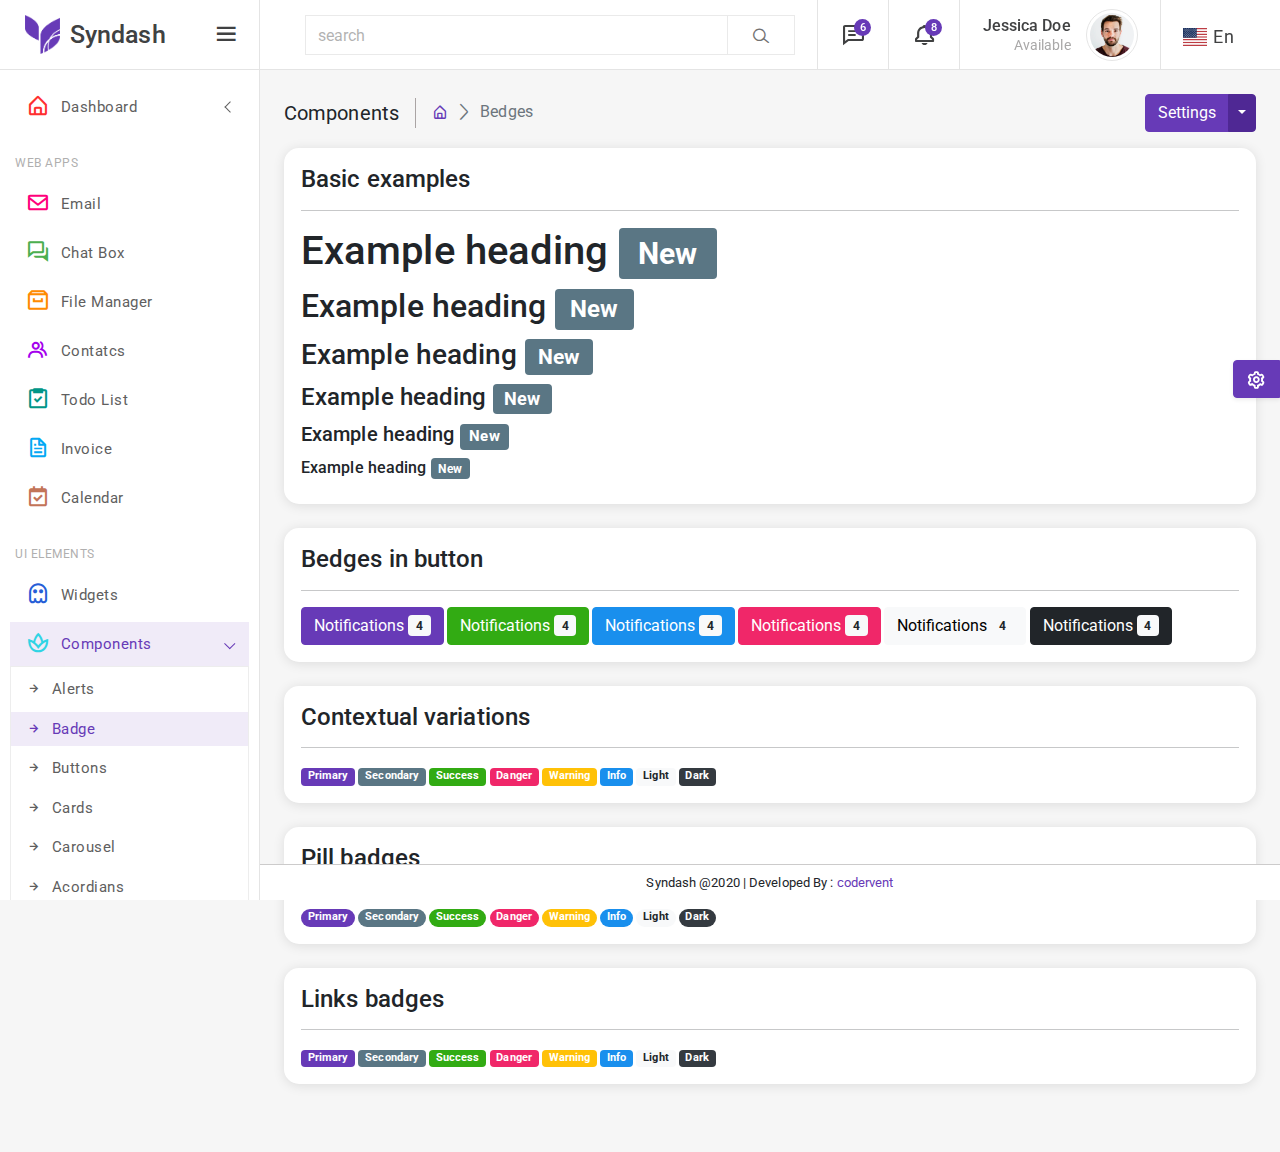
<file: Project2EmailNight/wwwroot/vertical-20260127T171413Z-3-001/vertical/component-bedges.html>
<!doctype html>
<html lang="en">

<head>
	<!-- Required meta tags -->
	<meta charset="utf-8">
	<meta name="viewport" content="width=device-width, initial-scale=1, shrink-to-fit=no">
	<title>Syndash - Bootstrap4 Admin Template</title>
	<!--favicon-->
	<link rel="icon" href="assets/images/favicon-32x32.png" type="image/png" />
	<!--plugins-->
	<link href="assets/plugins/simplebar/css/simplebar.css" rel="stylesheet" />
	<link href="assets/plugins/perfect-scrollbar/css/perfect-scrollbar.css" rel="stylesheet" />
	<link href="assets/plugins/metismenu/css/metisMenu.min.css" rel="stylesheet" />
	<!-- loader-->
	<link href="assets/css/pace.min.css" rel="stylesheet" />
	<script src="assets/js/pace.min.js"></script>
	<!-- Bootstrap CSS -->
	<link rel="stylesheet" href="assets/css/bootstrap.min.css" />
	<link rel="stylesheet" href="https://fonts.googleapis.com/css2?family=Open+Sans:wght@300;400;600&family=Roboto&display=swap" />
	<!-- Icons CSS -->
	<link rel="stylesheet" href="assets/css/icons.css" />
	<!-- App CSS -->
	<link rel="stylesheet" href="assets/css/app.css" />
	<link rel="stylesheet" href="assets/css/dark-sidebar.css" />
	<link rel="stylesheet" href="assets/css/dark-theme.css" />
</head>

<body>
	<!-- wrapper -->
	<div class="wrapper">
		<!--sidebar-wrapper-->
		<div class="sidebar-wrapper" data-simplebar="true">
			<div class="sidebar-header">
				<div class="">
					<img src="assets/images/logo-icon.png" class="logo-icon-2" alt="" />
				</div>
				<div>
					<h4 class="logo-text">Syndash</h4>
				</div>
				<a href="javascript:;" class="toggle-btn ms-auto"> <i class="bx bx-menu"></i>
				</a>
			</div>
			<!--navigation-->
			<ul class="metismenu" id="menu">
				<li>
					<a href="javascript:;" class="has-arrow">
						<div class="parent-icon icon-color-1"><i class="bx bx-home-alt"></i>
						</div>
						<div class="menu-title">Dashboard</div>
					</a>
					<ul>
						<li> <a href="index.html"><i class="bx bx-right-arrow-alt"></i>Analytics</a>
						</li>
						<li> <a href="index2.html"><i class="bx bx-right-arrow-alt"></i>Sales</a>
						</li>
					</ul>
				</li>
				<li class="menu-label">Web Apps</li>
				<li>
					<a href="emailbox.html">
						<div class="parent-icon icon-color-2"><i class="bx bx-envelope"></i>
						</div>
						<div class="menu-title">Email</div>
					</a>
				</li>
				<li>
					<a href="chat-box.html">
						<div class="parent-icon icon-color-3"> <i class="bx bx-conversation"></i>
						</div>
						<div class="menu-title">Chat Box</div>
					</a>
				</li>
				<li>
					<a href="file-manager.html">
						<div class="parent-icon icon-color-4"><i class="bx bx-archive"></i>
						</div>
						<div class="menu-title">File Manager</div>
					</a>
				</li>
				<li>
					<a href="contact-list.html">
						<div class="parent-icon icon-color-5"><i class="bx bx-group"></i>
						</div>
						<div class="menu-title">Contatcs</div>
					</a>
				</li>
				<li>
					<a href="to-do.html">
						<div class="parent-icon icon-color-6"><i class="bx bx-task"></i>
						</div>
						<div class="menu-title">Todo List</div>
					</a>
				</li>
				<li>
					<a href="invoice.html">
						<div class="parent-icon icon-color-7"><i class="bx bx-file"></i>
						</div>
						<div class="menu-title">Invoice</div>
					</a>
				</li>
				<li>
					<a href="fullcalender.html">
						<div class="parent-icon icon-color-8"> <i class="bx bx-calendar-check"></i>
						</div>
						<div class="menu-title">Calendar</div>
					</a>
				</li>
				<li class="menu-label">UI Elements</li>
				<li>
					<a href="widgets.html">
						<div class="parent-icon icon-color-9"><i class="bx bx-ghost"></i>
						</div>
						<div class="menu-title">Widgets</div>
					</a>
				</li>
				<li>
					<a class="has-arrow" href="javascript:;">
						<div class="parent-icon icon-color-10"><i class="bx bx-spa"></i>
						</div>
						<div class="menu-title">Components</div>
					</a>
					<ul>
						<li> <a href="component-alerts.html"><i class="bx bx-right-arrow-alt"></i>Alerts</a>
						</li>
						<li> <a href="component-bedges.html"><i class="bx bx-right-arrow-alt"></i>Badge</a>
						</li>
						<li> <a href="component-buttons.html"><i class="bx bx-right-arrow-alt"></i>Buttons</a>
						</li>
						<li> <a href="component-cards.html"><i class="bx bx-right-arrow-alt"></i>Cards</a>
						</li>
						<li> <a href="component-carousels.html"><i class="bx bx-right-arrow-alt"></i>Carousel</a>
						</li>
						<li> <a href="component-acordians.html"><i class="bx bx-right-arrow-alt"></i>Acordians</a>
						</li>
						<li> <a href="component-list-groups.html"><i class="bx bx-right-arrow-alt"></i>List Groups</a>
						</li>
						<li> <a href="component-media-object.html"><i class="bx bx-right-arrow-alt"></i>Media Objects</a>
						</li>
						<li> <a href="component-modals.html"><i class="bx bx-right-arrow-alt"></i>Modal</a>
						</li>
						<li> <a href="component-navs.html"><i class="bx bx-right-arrow-alt"></i>Navs</a>
						</li>
						<li> <a href="components-navbar.html"><i class="bx bx-right-arrow-alt"></i>Navbar</a>
						</li>
						<li> <a href="component-paginations.html"><i class="bx bx-right-arrow-alt"></i>Pagination</a>
						</li>
						<li> <a href="component-popovers-tooltips.html"><i class="bx bx-right-arrow-alt"></i>Popovers & Tooltips</a>
						</li>
						<li> <a href="component-progress-bars.html"><i class="bx bx-right-arrow-alt"></i>Progress</a>
						</li>
						<li> <a href="component-spinners.html"><i class="bx bx-right-arrow-alt"></i>Spinners</a>
						</li>
						<li> <a href="component-notifications.html"><i class="bx bx-right-arrow-alt"></i>Notifications</a>
						</li>
						<li> <a href="components-avtars-chips.html"><i class="bx bx-right-arrow-alt"></i>Avatrs & Chips</a>
						</li>
					</ul>
				</li>
				<li>
					<a class="has-arrow" href="javascript:;">
						<div class="parent-icon icon-color-11"><i class="bx bx-repeat"></i>
						</div>
						<div class="menu-title">Content</div>
					</a>
					<ul>
						<li> <a href="content-grid-system.html"><i class="bx bx-right-arrow-alt"></i>Grid System</a>
						</li>
						<li> <a href="content-typography.html"><i class="bx bx-right-arrow-alt"></i>Typography</a>
						</li>
						<li> <a href="content-text-utilities.html"><i class="bx bx-right-arrow-alt"></i>Text Utilities</a>
						</li>
					</ul>
				</li>
				<li>
					<a class="has-arrow" href="javascript:;">
						<div class="parent-icon icon-color-12"> <i class="bx bx-donate-blood"></i>
						</div>
						<div class="menu-title">Icons</div>
					</a>
					<ul>
						<li> <a href="icons-line-icons.html"><i class="bx bx-right-arrow-alt"></i>Line Icons</a>
						</li>
						<li> <a href="icons-boxicons.html"><i class="bx bx-right-arrow-alt"></i>Boxicons</a>
						</li>
						<li> <a href="icons-feather-icons.html"><i class="bx bx-right-arrow-alt"></i>Feather Icons</a>
						</li>
					</ul>
				</li>
				<li class="menu-label">Forms & Tables</li>
				<li>
					<a class="has-arrow" href="javascript:;">
						<div class="parent-icon icon-color-1"> <i class="bx bx-comment-edit"></i>
						</div>
						<div class="menu-title">Forms</div>
					</a>
					<ul>
						<li> <a href="form-elements.html"><i class="bx bx-right-arrow-alt"></i>Form Elements</a>
						</li>
						<li> <a href="form-input-group.html"><i class="bx bx-right-arrow-alt"></i>Input Groups</a>
						</li>
						<li> <a href="form-layouts.html"><i class="bx bx-right-arrow-alt"></i>Forms Layouts</a>
						</li>
						<li> <a href="form-validations.html"><i class="bx bx-right-arrow-alt"></i>Form Validation</a>
						</li>
						<li> <a href="form-wizard.html"><i class="bx bx-right-arrow-alt"></i>Form Wizard</a>
						</li>
						<li> <a href="form-text-editor.html"><i class="bx bx-right-arrow-alt"></i>Text Editor</a>
						</li>
						<li> <a href="form-file-upload.html"><i class="bx bx-right-arrow-alt"></i>File Upload</a>
						</li>
						<li> <a href="form-date-time-pickes.html"><i class="bx bx-right-arrow-alt"></i>Date Pickers</a>
						</li>
						<li> <a href="form-select2.html"><i class="bx bx-right-arrow-alt"></i>Select2</a>
						</li>
					</ul>
				</li>
				<li>
					<a class="has-arrow" href="javascript:;">
						<div class="parent-icon icon-color-2"><i class="bx bx-grid-alt"></i>
						</div>
						<div class="menu-title">Tables</div>
					</a>
					<ul>
						<li> <a href="table-basic-table.html"><i class="bx bx-right-arrow-alt"></i>Basic Table</a>
						</li>
						<li> <a href="table-datatable.html"><i class="bx bx-right-arrow-alt"></i>Data Table</a>
						</li>
						<li> <a href="table-editable.html"><i class="bx bx-right-arrow-alt"></i>Editable Table</a>
						</li>
					</ul>
				</li>
				<li class="menu-label">Pages</li>
				<li>
					<a class="has-arrow" href="javascript:;">
						<div class="parent-icon icon-color-3"><i class="bx bx-lock"></i>
						</div>
						<div class="menu-title">Authentication</div>
					</a>
					<ul>
						<li> <a href="authentication-login.html" target="_blank"><i class="bx bx-right-arrow-alt"></i>Login</a>
						</li>
						<li> <a href="authentication-register.html" target="_blank"><i class="bx bx-right-arrow-alt"></i>Register</a>
						</li>
						<li> <a href="authentication-forgot-password.html" target="_blank"><i class="bx bx-right-arrow-alt"></i>Forgot Password</a>
						</li>
						<li> <a href="authentication-reset-password.html" target="_blank"><i class="bx bx-right-arrow-alt"></i>Reset Password</a>
						</li>
						<li> <a href="authentication-lock-screen.html" target="_blank"><i class="bx bx-right-arrow-alt"></i>Lock Screen</a>
						</li>
					</ul>
				</li>
				<li>
					<a href="user-profile.html">
						<div class="parent-icon icon-color-4"><i class="bx bx-user-circle"></i>
						</div>
						<div class="menu-title">User Profile</div>
					</a>
				</li>
				<li>
					<a href="timeline.html">
						<div class="parent-icon icon-color-5"> <i class="bx bx-video-recording"></i>
						</div>
						<div class="menu-title">Timeline</div>
					</a>
				</li>
				<li>
					<a class="has-arrow" href="javascript:;">
						<div class="parent-icon icon-color-6"><i class="bx bx-error"></i>
						</div>
						<div class="menu-title">Errors</div>
					</a>
					<ul>
						<li> <a href="errors-404-error.html" target="_blank"><i class="bx bx-right-arrow-alt"></i>404 Error</a>
						</li>
						<li> <a href="errors-500-error.html" target="_blank"><i class="bx bx-right-arrow-alt"></i>500 Error</a>
						</li>
						<li> <a href="errors-coming-soon.html" target="_blank"><i class="bx bx-right-arrow-alt"></i>Coming Soon</a>
						</li>
					</ul>
				</li>
				<li>
					<a href="faq.html">
						<div class="parent-icon icon-color-7"><i class="bx bx-help-circle"></i>
						</div>
						<div class="menu-title">FAQ</div>
					</a>
				</li>
				<li>
					<a href="pricing-table.html">
						<div class="parent-icon icon-color-8"><i class="bx bx-diamond"></i>
						</div>
						<div class="menu-title">Pricing</div>
					</a>
				</li>
				<li class="menu-label">Charts & Maps</li>
				<li>
					<a class="has-arrow" href="javascript:;">
						<div class="parent-icon icon-color-9"><i class="bx bx-line-chart"></i>
						</div>
						<div class="menu-title">Charts</div>
					</a>
					<ul>
						<li> <a href="charts-apex-chart.html"><i class="bx bx-right-arrow-alt"></i>Apex</a>
						</li>
						<li> <a href="charts-chartjs.html"><i class="bx bx-right-arrow-alt"></i>Chartjs</a>
						</li>
						<li> <a href="charts-highcharts.html"><i class="bx bx-right-arrow-alt"></i>Highcharts</a>
						</li>
					</ul>
				</li>
				<li>
					<a class="has-arrow" href="javascript:;">
						<div class="parent-icon icon-color-10"><i class="bx bx-map-alt"></i>
						</div>
						<div class="menu-title">Maps</div>
					</a>
					<ul>
						<li> <a href="map-google-maps.html"><i class="bx bx-right-arrow-alt"></i>Google Maps</a>
						</li>
						<li> <a href="map-vector-maps.html"><i class="bx bx-right-arrow-alt"></i>Vector Maps</a>
						</li>
					</ul>
				</li>
				<li class="menu-label">Others</li>
				<li>
					<a class="has-arrow" href="javascript:;">
						<div class="parent-icon icon-color-11"><i class="bx bx-menu"></i>
						</div>
						<div class="menu-title">Menu Levels</div>
					</a>
					<ul>
						<li> <a class="has-arrow" href="javascript:;"><i class="bx bx-right-arrow-alt"></i>Level One</a>
							<ul>
								<li> <a class="has-arrow" href="javascript:;"><i class="bx bx-right-arrow-alt"></i>Level Two</a>
									<ul>
										<li> <a href="javascript:;"><i class="bx bx-right-arrow-alt"></i>Level Three</a>
										</li>
									</ul>
								</li>
							</ul>
						</li>
					</ul>
				</li>
				<li>
					<a href="https://codervent.com/syndash/documentation/index.html" target="_blank">
						<div class="parent-icon icon-color-12"><i class="bx bx-folder"></i>
						</div>
						<div class="menu-title">Documentation</div>
					</a>
				</li>
				<li>
					<a href="https://themeforest.net/user/codervent" target="_blank">
						<div class="parent-icon"><i class="bx bx-support"></i>
						</div>
						<div class="menu-title">Support</div>
					</a>
				</li>
			</ul>
			<!--end navigation-->
		</div>
		<!--end sidebar-wrapper-->
		<!--header-->
		<header class="top-header">
			<nav class="navbar navbar-expand">
				<div class="left-topbar d-flex align-items-center">
					<a href="javascript:;" class="toggle-btn">	<i class="bx bx-menu"></i>
					</a>
				</div>
				<div class="flex-grow-1 search-bar">
					<div class="input-group">
						 <button class="btn btn-search-back search-arrow-back" type="button"><i class="bx bx-arrow-back"></i></button>
						 <input type="text" class="form-control" placeholder="search" />
						 <button class="btn btn-search" type="button"><i class="lni lni-search-alt"></i></button>
					</div>
				</div>
				<div class="right-topbar ms-auto">
					<ul class="navbar-nav">
						<li class="nav-item search-btn-mobile">
							<a class="nav-link position-relative" href="javascript:;">	<i class="bx bx-search vertical-align-middle"></i>
							</a>
						</li>
						<li class="nav-item dropdown dropdown-lg">
							<a class="nav-link dropdown-toggle dropdown-toggle-nocaret position-relative" href="javascript:;" data-bs-toggle="dropdown">	<span class="msg-count">6</span>
								<i class="bx bx-comment-detail vertical-align-middle"></i>
							</a>
							<div class="dropdown-menu dropdown-menu-end">
								<a href="javascript:;">
									<div class="msg-header">
										<h6 class="msg-header-title">6 New</h6>
										<p class="msg-header-subtitle">Application Messages</p>
									</div>
								</a>
								<div class="header-message-list">
									<a class="dropdown-item" href="javascript:;">
										<div class="d-flex align-items-center">
											<div class="user-online">
												<img src="assets/images/avatars/avatar-1.png" class="msg-avatar" alt="user avatar">
											</div>
											<div class="flex-grow-1">
												<h6 class="msg-name">Daisy Anderson <span class="msg-time float-end">5 sec
													ago</span></h6>
												<p class="msg-info">The standard chunk of lorem</p>
											</div>
										</div>
									</a>
									<a class="dropdown-item" href="javascript:;">
										<div class="d-flex align-items-center">
											<div class="user-online">
												<img src="assets/images/avatars/avatar-2.png" class="msg-avatar" alt="user avatar">
											</div>
											<div class="flex-grow-1">
												<h6 class="msg-name">Althea Cabardo <span class="msg-time float-end">14
													sec ago</span></h6>
												<p class="msg-info">Many desktop publishing packages</p>
											</div>
										</div>
									</a>
									<a class="dropdown-item" href="javascript:;">
										<div class="d-flex align-items-center">
											<div class="user-online">
												<img src="assets/images/avatars/avatar-3.png" class="msg-avatar" alt="user avatar">
											</div>
											<div class="flex-grow-1">
												<h6 class="msg-name">Oscar Garner <span class="msg-time float-end">8 min
													ago</span></h6>
												<p class="msg-info">Various versions have evolved over</p>
											</div>
										</div>
									</a>
									<a class="dropdown-item" href="javascript:;">
										<div class="d-flex align-items-center">
											<div class="user-online">
												<img src="assets/images/avatars/avatar-4.png" class="msg-avatar" alt="user avatar">
											</div>
											<div class="flex-grow-1">
												<h6 class="msg-name">Katherine Pechon <span class="msg-time float-end">15
													min ago</span></h6>
												<p class="msg-info">Making this the first true generator</p>
											</div>
										</div>
									</a>
									<a class="dropdown-item" href="javascript:;">
										<div class="d-flex align-items-center">
											<div class="user-online">
												<img src="assets/images/avatars/avatar-5.png" class="msg-avatar" alt="user avatar">
											</div>
											<div class="flex-grow-1">
												<h6 class="msg-name">Amelia Doe <span class="msg-time float-end">22 min
													ago</span></h6>
												<p class="msg-info">Duis aute irure dolor in reprehenderit</p>
											</div>
										</div>
									</a>
									<a class="dropdown-item" href="javascript:;">
										<div class="d-flex align-items-center">
											<div class="user-online">
												<img src="assets/images/avatars/avatar-6.png" class="msg-avatar" alt="user avatar">
											</div>
											<div class="flex-grow-1">
												<h6 class="msg-name">Cristina Jhons <span class="msg-time float-end">2 hrs
													ago</span></h6>
												<p class="msg-info">The passage is attributed to an unknown</p>
											</div>
										</div>
									</a>
									<a class="dropdown-item" href="javascript:;">
										<div class="d-flex align-items-center">
											<div class="user-online">
												<img src="assets/images/avatars/avatar-7.png" class="msg-avatar" alt="user avatar">
											</div>
											<div class="flex-grow-1">
												<h6 class="msg-name">James Caviness <span class="msg-time float-end">4 hrs
													ago</span></h6>
												<p class="msg-info">The point of using Lorem</p>
											</div>
										</div>
									</a>
									<a class="dropdown-item" href="javascript:;">
										<div class="d-flex align-items-center">
											<div class="user-online">
												<img src="assets/images/avatars/avatar-8.png" class="msg-avatar" alt="user avatar">
											</div>
											<div class="flex-grow-1">
												<h6 class="msg-name">Peter Costanzo <span class="msg-time float-end">6 hrs
													ago</span></h6>
												<p class="msg-info">It was popularised in the 1960s</p>
											</div>
										</div>
									</a>
									<a class="dropdown-item" href="javascript:;">
										<div class="d-flex align-items-center">
											<div class="user-online">
												<img src="assets/images/avatars/avatar-9.png" class="msg-avatar" alt="user avatar">
											</div>
											<div class="flex-grow-1">
												<h6 class="msg-name">David Buckley <span class="msg-time float-end">2 hrs
													ago</span></h6>
												<p class="msg-info">Various versions have evolved over</p>
											</div>
										</div>
									</a>
									<a class="dropdown-item" href="javascript:;">
										<div class="d-flex align-items-center">
											<div class="user-online">
												<img src="assets/images/avatars/avatar-10.png" class="msg-avatar" alt="user avatar">
											</div>
											<div class="flex-grow-1">
												<h6 class="msg-name">Thomas Wheeler <span class="msg-time float-end">2 days
													ago</span></h6>
												<p class="msg-info">If you are going to use a passage</p>
											</div>
										</div>
									</a>
									<a class="dropdown-item" href="javascript:;">
										<div class="d-flex align-items-center">
											<div class="user-online">
												<img src="assets/images/avatars/avatar-11.png" class="msg-avatar" alt="user avatar">
											</div>
											<div class="flex-grow-1">
												<h6 class="msg-name">Johnny Seitz <span class="msg-time float-end">5 days
													ago</span></h6>
												<p class="msg-info">All the Lorem Ipsum generators</p>
											</div>
										</div>
									</a>
								</div>
								<a href="javascript:;">
									<div class="text-center msg-footer">View All Messages</div>
								</a>
							</div>
						</li>
						<li class="nav-item dropdown dropdown-lg">
							<a class="nav-link dropdown-toggle dropdown-toggle-nocaret position-relative" href="javascript:;" data-bs-toggle="dropdown">	<i class="bx bx-bell vertical-align-middle"></i>
								<span class="msg-count">8</span>
							</a>
							<div class="dropdown-menu dropdown-menu-end">
								<a href="javascript:;">
									<div class="msg-header">
										<h6 class="msg-header-title">8 New</h6>
										<p class="msg-header-subtitle">Application Notifications</p>
									</div>
								</a>
								<div class="header-notifications-list">
									<a class="dropdown-item" href="javascript:;">
										<div class="d-flex align-items-center">
											<div class="notify bg-light-primary text-primary"><i class="bx bx-group"></i>
											</div>
											<div class="flex-grow-1">
												<h6 class="msg-name">New Customers<span class="msg-time float-end">14 Sec
													ago</span></h6>
												<p class="msg-info">5 new user registered</p>
											</div>
										</div>
									</a>
									<a class="dropdown-item" href="javascript:;">
										<div class="d-flex align-items-center">
											<div class="notify bg-light-danger text-danger"><i class="bx bx-cart-alt"></i>
											</div>
											<div class="flex-grow-1">
												<h6 class="msg-name">New Orders <span class="msg-time float-end">2 min
													ago</span></h6>
												<p class="msg-info">You have recived new orders</p>
											</div>
										</div>
									</a>
									<a class="dropdown-item" href="javascript:;">
										<div class="d-flex align-items-center">
											<div class="notify bg-light-shineblue text-shineblue"><i class="bx bx-file"></i>
											</div>
											<div class="flex-grow-1">
												<h6 class="msg-name">24 PDF File<span class="msg-time float-end">19 min
													ago</span></h6>
												<p class="msg-info">The pdf files generated</p>
											</div>
										</div>
									</a>
									<a class="dropdown-item" href="javascript:;">
										<div class="d-flex align-items-center">
											<div class="notify bg-light-cyne text-cyne"><i class="bx bx-send"></i>
											</div>
											<div class="flex-grow-1">
												<h6 class="msg-name">Time Response <span class="msg-time float-end">28 min
													ago</span></h6>
												<p class="msg-info">5.1 min avarage time response</p>
											</div>
										</div>
									</a>
									<a class="dropdown-item" href="javascript:;">
										<div class="d-flex align-items-center">
											<div class="notify bg-light-purple text-purple"><i class="bx bx-home-circle"></i>
											</div>
											<div class="flex-grow-1">
												<h6 class="msg-name">New Product Approved <span
													class="msg-time float-end">2 hrs ago</span></h6>
												<p class="msg-info">Your new product has approved</p>
											</div>
										</div>
									</a>
									<a class="dropdown-item" href="javascript:;">
										<div class="d-flex align-items-center">
											<div class="notify bg-light-warning text-warning"><i class="bx bx-message-detail"></i>
											</div>
											<div class="flex-grow-1">
												<h6 class="msg-name">New Comments <span class="msg-time float-end">4 hrs
													ago</span></h6>
												<p class="msg-info">New customer comments recived</p>
											</div>
										</div>
									</a>
									<a class="dropdown-item" href="javascript:;">
										<div class="d-flex align-items-center">
											<div class="notify bg-light-success text-success"><i class='bx bx-check-square'></i>
											</div>
											<div class="flex-grow-1">
												<h6 class="msg-name">Your item is shipped <span class="msg-time float-end">5 hrs
													ago</span></h6>
												<p class="msg-info">Successfully shipped your item</p>
											</div>
										</div>
									</a>
									<a class="dropdown-item" href="javascript:;">
										<div class="d-flex align-items-center">
											<div class="notify bg-light-sinata text-sinata"><i class='bx bx-user-pin'></i>
											</div>
											<div class="flex-grow-1">
												<h6 class="msg-name">New 24 authors<span class="msg-time float-end">1 day
													ago</span></h6>
												<p class="msg-info">24 new authors joined last week</p>
											</div>
										</div>
									</a>
									<a class="dropdown-item" href="javascript:;">
										<div class="d-flex align-items-center">
											<div class="notify bg-light-mehandi text-mehandi"><i class='bx bx-door-open'></i>
											</div>
											<div class="flex-grow-1">
												<h6 class="msg-name">Defense Alerts <span class="msg-time float-end">2 weeks
													ago</span></h6>
												<p class="msg-info">45% less alerts last 4 weeks</p>
											</div>
										</div>
									</a>
								</div>
								<a href="javascript:;">
									<div class="text-center msg-footer">View All Notifications</div>
								</a>
							</div>
						</li>
						<li class="nav-item dropdown dropdown-user-profile">
							<a class="nav-link dropdown-toggle dropdown-toggle-nocaret" href="javascript:;" data-bs-toggle="dropdown">
								<div class="d-flex user-box align-items-center">
									<div class="user-info">
										<p class="user-name mb-0">Jessica Doe</p>
										<p class="designattion mb-0">Available</p>
									</div>
									<img src="assets/images/avatars/avatar-1.png" class="user-img" alt="user avatar">
								</div>
							</a>
							<div class="dropdown-menu dropdown-menu-end">	
								<a class="dropdown-item" href="javascript:;"><i
										class="bx bx-user"></i><span>Profile</span></a>
								<a class="dropdown-item" href="javascript:;"><i
										class="bx bx-cog"></i><span>Settings</span></a>
								<a class="dropdown-item" href="javascript:;"><i
										class="bx bx-tachometer"></i><span>Dashboard</span></a>
								<a class="dropdown-item" href="javascript:;"><i
										class="bx bx-wallet"></i><span>Earnings</span></a>
								<a class="dropdown-item" href="javascript:;"><i
										class="bx bx-cloud-download"></i><span>Downloads</span></a>
								<div class="dropdown-divider mb-0"></div>	<a class="dropdown-item" href="javascript:;"><i
										class="bx bx-power-off"></i><span>Logout</span></a>
							</div>
						</li>
						<li class="nav-item dropdown dropdown-language">
							<a class="nav-link dropdown-toggle dropdown-toggle-nocaret" href="javascript:;" data-bs-toggle="dropdown">
								<div class="lang d-flex">
									<div><i class="flag-icon flag-icon-um"></i>
									</div>
									<div><span>En</span>
									</div>
								</div>
							</a>
							<div class="dropdown-menu dropdown-menu-end">
								<a class="dropdown-item" href="javascript:;"><i
										class="flag-icon flag-icon-de"></i><span>German</span></a>
								<a class="dropdown-item" href="javascript:;"><i
										class="flag-icon flag-icon-fr"></i><span>French</span></a>
								<a class="dropdown-item" href="javascript:;"><i
										class="flag-icon flag-icon-um"></i><span>English</span></a>
								<a class="dropdown-item" href="javascript:;"><i
										class="flag-icon flag-icon-in"></i><span>Hindi</span></a>
								<a class="dropdown-item" href="javascript:;"><i
										class="flag-icon flag-icon-cn"></i><span>Chinese</span></a>
								<a class="dropdown-item" href="javascript:;"><i
										class="flag-icon flag-icon-ae"></i><span>Arabic</span></a>
							</div>
						</li>
					</ul>
				</div>
			</nav>
		</header>
		<!--end header-->
		<!--page-wrapper-->
		<div class="page-wrapper">
			<!--page-content-wrapper-->
			<div class="page-content-wrapper">
				<div class="page-content">
					<!--breadcrumb-->
					<div class="page-breadcrumb d-none d-md-flex align-items-center mb-3">
						<div class="breadcrumb-title pe-3">Components</div>
						<div class="ps-3">
							<nav aria-label="breadcrumb">
								<ol class="breadcrumb mb-0 p-0">
									<li class="breadcrumb-item"><a href="javascript:;"><i class='bx bx-home-alt'></i></a>
									</li>
									<li class="breadcrumb-item active" aria-current="page">Bedges</li>
								</ol>
							</nav>
						</div>
						<div class="ms-auto">
							<div class="btn-group">
								<button type="button" class="btn btn-primary">Settings</button>
								<button type="button" class="btn btn-primary bg-split-primary dropdown-toggle dropdown-toggle-split" data-toggle="dropdown">	<span class="visually-hidden">Toggle Dropdown</span>
								</button>
								<div class="dropdown-menu dropdown-menu-end dropdown-menu-lg-start">	<a class="dropdown-item" href="javascript:;">Action</a>
									<a class="dropdown-item" href="javascript:;">Another action</a>
									<a class="dropdown-item" href="javascript:;">Something else here</a>
									<div class="dropdown-divider"></div>	<a class="dropdown-item" href="javascript:;">Separated link</a>
								</div>
							</div>
						</div>
					</div>
					<!--end breadcrumb-->
					<div class="card radius-15">
						<div class="card-body">
							<div class="card-title">
								<h4 class="mb-0">Basic examples</h4>
							</div>
							<hr/>
							<h1>Example heading <span class="badge bg-secondary">New</span></h1>
							<h2>Example heading <span class="badge bg-secondary">New</span></h2>
							<h3>Example heading <span class="badge bg-secondary">New</span></h3>
							<h4>Example heading <span class="badge bg-secondary">New</span></h4>
							<h5>Example heading <span class="badge bg-secondary">New</span></h5>
							<h6>Example heading <span class="badge bg-secondary">New</span></h6>
						</div>
					</div>
					<div class="card radius-15">
						<div class="card-body">
							<div class="card-title">
								<h4 class="mb-0">Bedges in button</h4>
							</div>
							<hr/>
							<button type="button" class="btn btn-primary">Notifications <span class="badge bg-light text-dark">4</span>
							</button>
							<button type="button" class="btn btn-success">Notifications <span class="badge bg-light text-dark">4</span>
							</button>
							<button type="button" class="btn btn-info">Notifications <span class="badge bg-light text-dark">4</span>
							</button>
							<button type="button" class="btn btn-danger">Notifications <span class="badge bg-light text-dark">4</span>
							</button>
							<button type="button" class="btn btn-light">Notifications <span class="badge bg-light text-dark">4</span>
							</button>
							<button type="button" class="btn btn-dark">Notifications <span class="badge bg-light text-dark">4</span>
							</button>
						</div>
					</div>
					<div class="card radius-15">
						<div class="card-body">
							<div class="card-title">
								<h4 class="mb-0">Contextual variations</h4>
							</div>
							<hr/>	
							<span class="badge bg-primary">Primary</span>
							<span class="badge bg-secondary">Secondary</span>
							<span class="badge bg-success">Success</span>
							<span class="badge bg-danger">Danger</span>
							<span class="badge bg-warning">Warning</span>
							<span class="badge bg-info">Info</span>
							<span class="badge bg-light text-dark">Light</span>
							<span class="badge bg-dark">Dark</span>
						</div>
					</div>
					<div class="card radius-15">
						<div class="card-body">
							<div class="card-title">
								<h4 class="mb-0">Pill badges</h4>
							</div>
							<hr/>
							<span class="badge rounded-pill bg-primary">Primary</span>
							<span class="badge rounded-pill bg-secondary">Secondary</span>
							<span class="badge rounded-pill bg-success">Success</span>
							<span class="badge rounded-pill bg-danger">Danger</span>
							<span class="badge rounded-pill bg-warning">Warning</span>
							<span class="badge rounded-pill bg-info">Info</span>
							<span class="badge rounded-pill bg-light text-dark">Light</span>
							<span class="badge rounded-pill bg-dark">Dark</span>
						</div>
					</div>
					<div class="card radius-15">
						<div class="card-body">
							<div class="card-title">
								<h4 class="mb-0">Links badges</h4>
							</div>
							<hr/>
							<a href="javascript:;" class="badge bg-primary">Primary</a>
							<a href="javascript:;" class="badge bg-secondary">Secondary</a>
							<a href="javascript:;" class="badge bg-success">Success</a>
							<a href="javascript:;" class="badge bg-danger">Danger</a>
							<a href="javascript:;" class="badge bg-warning">Warning</a>
							<a href="javascript:;" class="badge bg-info">Info</a>
							<a href="javascript:;" class="badge bg-light text-dark">Light</a>
							<a href="javascript:;" class="badge bg-dark">Dark</a>
						</div>
					</div>
				</div>
			</div>
			<!--end page-content-wrapper-->
		</div>
		<!--end page-wrapper-->
		<!--start overlay-->
		<div class="overlay toggle-btn-mobile"></div>
		<!--end overlay-->
		<!--Start Back To Top Button--> <a href="javaScript:;" class="back-to-top"><i class='bx bxs-up-arrow-alt'></i></a>
		<!--End Back To Top Button-->
		<!--footer -->
		<div class="footer">
			<p class="mb-0">Syndash @2020 | Developed By : <a href="https://themeforest.net/user/codervent" target="_blank">codervent</a>
			</p>
		</div>
		<!-- end footer -->
	</div>
	<!-- end wrapper -->
	<!--start switcher-->
	<div class="switcher-body">
		<button class="btn btn-primary btn-switcher shadow-sm" type="button" data-bs-toggle="offcanvas" data-bs-target="#offcanvasScrolling" aria-controls="offcanvasScrolling"><i class="bx bx-cog bx-spin"></i></button>
		<div class="offcanvas offcanvas-end shadow border-start-0 p-2" data-bs-scroll="true" data-bs-backdrop="false" tabindex="-1" id="offcanvasScrolling">
		  <div class="offcanvas-header border-bottom">
			<h5 class="offcanvas-title" id="offcanvasScrollingLabel">Theme Customizer</h5>
			<button type="button" class="btn-close text-reset" data-bs-dismiss="offcanvas"></button>
		  </div>
		  <div class="offcanvas-body">
			<h6 class="mb-0">Theme Variation</h6>
			<hr>
			<div class="form-check form-check-inline">
			  <input class="form-check-input" type="radio" name="inlineRadioOptions" id="lightmode" value="option1" checked>
			  <label class="form-check-label" for="lightmode">Light</label>
			</div>
			<hr>
			<div class="form-check form-check-inline">
			  <input class="form-check-input" type="radio" name="inlineRadioOptions" id="darkmode" value="option2">
			  <label class="form-check-label" for="darkmode">Dark</label>
			</div>
			<hr>
			<div class="form-check form-check-inline">
				<input class="form-check-input" type="radio" name="inlineRadioOptions" id="darksidebar" value="option3">
				<label class="form-check-label" for="darksidebar">Semi Dark</label>
			  </div>
			  <hr>
			 <div class="form-check form-check-inline">
				<input class="form-check-input" type="radio" name="inlineRadioOptions" id="ColorLessIcons" value="option3">
				<label class="form-check-label" for="ColorLessIcons">Color Less Icons</label>
			  </div>
		  </div>
		</div>
	   </div>
	   <!--end switcher-->
	<!-- JavaScript -->
	<!-- Bootstrap JS -->
	<script src="assets/js/bootstrap.bundle.min.js"></script>
	
	<!--plugins-->
	<script src="assets/js/jquery.min.js"></script>
	<script src="assets/plugins/simplebar/js/simplebar.min.js"></script>
	<script src="assets/plugins/metismenu/js/metisMenu.min.js"></script>
	<script src="assets/plugins/perfect-scrollbar/js/perfect-scrollbar.js"></script>
	<!-- App JS -->
	<script src="assets/js/app.js"></script>
</body>

</html>
</file>
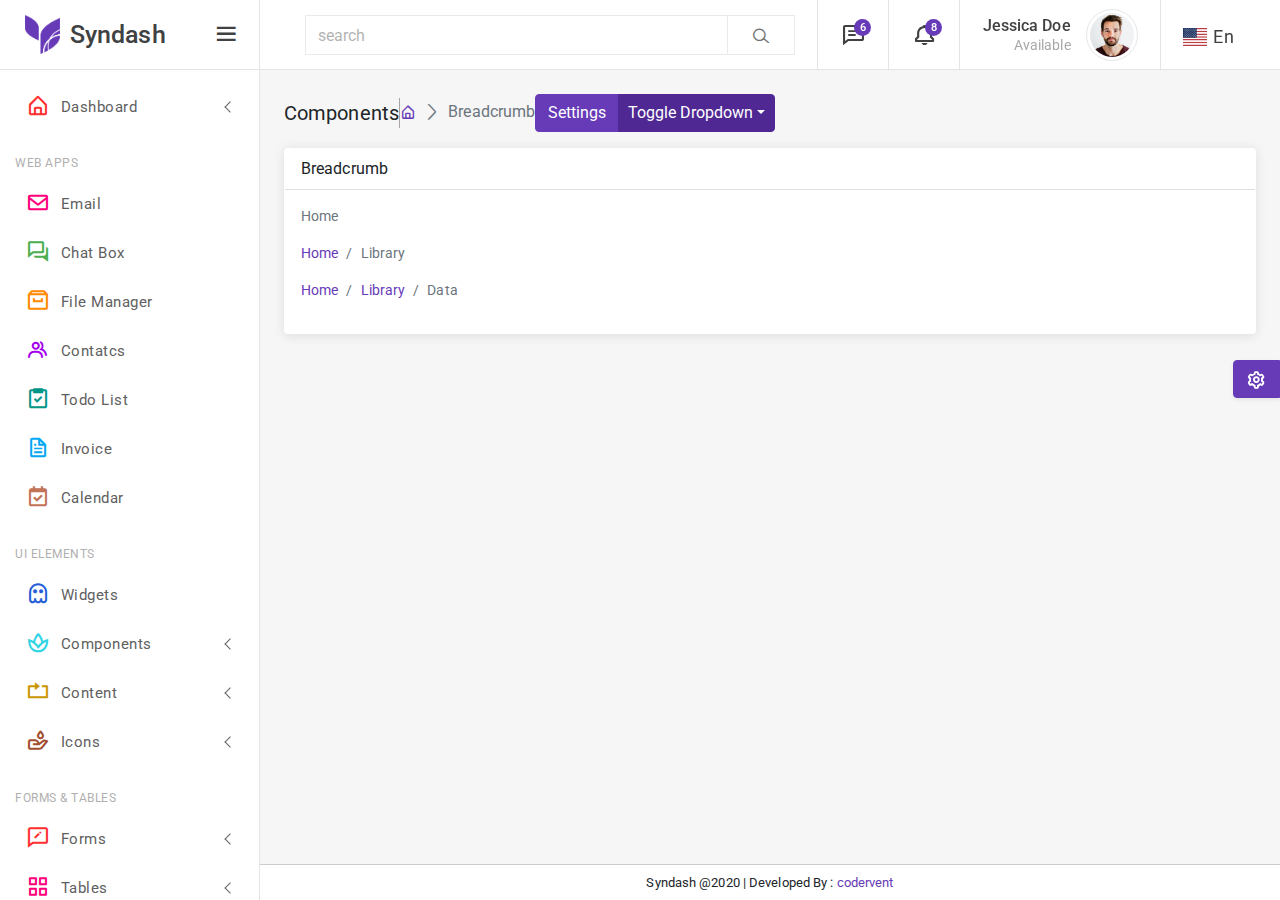
<file: Project2EmailNight/wwwroot/vertical-20260127T171413Z-3-001/vertical/component-breadcrumb.html>
<!DOCTYPE html>
<html lang="en">

<head>
	<!-- Required meta tags -->
	<meta charset="utf-8">
	<meta name="viewport" content="width=device-width, initial-scale=1, shrink-to-fit=no">
	<title>Syndash - Bootstrap4 Admin Template</title>
	<!--favicon-->
	<link rel="icon" href="assets/images/favicon-32x32.png" type="image/png" />
	<!--plugins-->
	<link href="assets/plugins/simplebar/css/simplebar.css" rel="stylesheet" />
	<link href="assets/plugins/perfect-scrollbar/css/perfect-scrollbar.css" rel="stylesheet" />
	<link href="assets/plugins/metismenu/css/metisMenu.min.css" rel="stylesheet" />
	<!-- loader-->
	<link href="assets/css/pace.min.css" rel="stylesheet" />
	<script src="assets/js/pace.min.js"></script>
	<!-- Bootstrap CSS -->
	<link rel="stylesheet" href="assets/css/bootstrap.min.css" />
	<link rel="stylesheet" href="https://fonts.googleapis.com/css2?family=Open+Sans:wght@300;400;600&family=Roboto&display=swap" />
	<!-- Icons CSS -->
	<link rel="stylesheet" href="assets/css/icons.css" />
	<!-- App CSS -->
	<link rel="stylesheet" href="assets/css/app.css" />
	<link rel="stylesheet" href="assets/css/dark-sidebar.css" />
	<link rel="stylesheet" href="assets/css/dark-theme.css" />
</head>

<body>
	<!-- wrapper -->
	<div class="wrapper">
		<!--sidebar-wrapper-->
		<div class="sidebar-wrapper" data-simplebar="true">
			<div class="sidebar-header">
				<div class="">
					<img src="assets/images/logo-icon.png" class="logo-icon-2" alt="" />
				</div>
				<div>
					<h4 class="logo-text">Syndash</h4>
				</div>
				<a href="javascript:;" class="toggle-btn ms-auto"> <i class="bx bx-menu"></i>
				</a>
			</div>
			<!--navigation-->
			<ul class="metismenu" id="menu">
				<li>
					<a href="javascript:;" class="has-arrow">
						<div class="parent-icon icon-color-1"><i class="bx bx-home-alt"></i>
						</div>
						<div class="menu-title">Dashboard</div>
					</a>
					<ul>
						<li> <a href="index.html"><i class="bx bx-right-arrow-alt"></i>Analytics</a>
						</li>
						<li> <a href="index2.html"><i class="bx bx-right-arrow-alt"></i>Sales</a>
						</li>
					</ul>
				</li>
				<li class="menu-label">Web Apps</li>
				<li>
					<a href="emailbox.html">
						<div class="parent-icon icon-color-2"><i class="bx bx-envelope"></i>
						</div>
						<div class="menu-title">Email</div>
					</a>
				</li>
				<li>
					<a href="chat-box.html">
						<div class="parent-icon icon-color-3"> <i class="bx bx-conversation"></i>
						</div>
						<div class="menu-title">Chat Box</div>
					</a>
				</li>
				<li>
					<a href="file-manager.html">
						<div class="parent-icon icon-color-4"><i class="bx bx-archive"></i>
						</div>
						<div class="menu-title">File Manager</div>
					</a>
				</li>
				<li>
					<a href="contact-list.html">
						<div class="parent-icon icon-color-5"><i class="bx bx-group"></i>
						</div>
						<div class="menu-title">Contatcs</div>
					</a>
				</li>
				<li>
					<a href="to-do.html">
						<div class="parent-icon icon-color-6"><i class="bx bx-task"></i>
						</div>
						<div class="menu-title">Todo List</div>
					</a>
				</li>
				<li>
					<a href="invoice.html">
						<div class="parent-icon icon-color-7"><i class="bx bx-file"></i>
						</div>
						<div class="menu-title">Invoice</div>
					</a>
				</li>
				<li>
					<a href="fullcalender.html">
						<div class="parent-icon icon-color-8"> <i class="bx bx-calendar-check"></i>
						</div>
						<div class="menu-title">Calendar</div>
					</a>
				</li>
				<li class="menu-label">UI Elements</li>
				<li>
					<a href="widgets.html">
						<div class="parent-icon icon-color-9"><i class="bx bx-ghost"></i>
						</div>
						<div class="menu-title">Widgets</div>
					</a>
				</li>
				<li>
					<a class="has-arrow" href="javascript:;">
						<div class="parent-icon icon-color-10"><i class="bx bx-spa"></i>
						</div>
						<div class="menu-title">Components</div>
					</a>
					<ul>
						<li> <a href="component-alerts.html"><i class="bx bx-right-arrow-alt"></i>Alerts</a>
						</li>
						<li> <a href="component-bedges.html"><i class="bx bx-right-arrow-alt"></i>Badge</a>
						</li>
						<li> <a href="component-buttons.html"><i class="bx bx-right-arrow-alt"></i>Buttons</a>
						</li>
						<li> <a href="component-cards.html"><i class="bx bx-right-arrow-alt"></i>Cards</a>
						</li>
						<li> <a href="component-carousels.html"><i class="bx bx-right-arrow-alt"></i>Carousel</a>
						</li>
						<li> <a href="component-acordians.html"><i class="bx bx-right-arrow-alt"></i>Acordians</a>
						</li>
						<li> <a href="component-list-groups.html"><i class="bx bx-right-arrow-alt"></i>List Groups</a>
						</li>
						<li> <a href="component-media-object.html"><i class="bx bx-right-arrow-alt"></i>Media Objects</a>
						</li>
						<li> <a href="component-modals.html"><i class="bx bx-right-arrow-alt"></i>Modal</a>
						</li>
						<li> <a href="component-navs.html"><i class="bx bx-right-arrow-alt"></i>Navs</a>
						</li>
						<li> <a href="components-navbar.html"><i class="bx bx-right-arrow-alt"></i>Navbar</a>
						</li>
						<li> <a href="component-paginations.html"><i class="bx bx-right-arrow-alt"></i>Pagination</a>
						</li>
						<li> <a href="component-popovers-tooltips.html"><i class="bx bx-right-arrow-alt"></i>Popovers & Tooltips</a>
						</li>
						<li> <a href="component-progress-bars.html"><i class="bx bx-right-arrow-alt"></i>Progress</a>
						</li>
						<li> <a href="component-spinners.html"><i class="bx bx-right-arrow-alt"></i>Spinners</a>
						</li>
						<li> <a href="component-notifications.html"><i class="bx bx-right-arrow-alt"></i>Notifications</a>
						</li>
						<li> <a href="components-avtars-chips.html"><i class="bx bx-right-arrow-alt"></i>Avatrs & Chips</a>
						</li>
					</ul>
				</li>
				<li>
					<a class="has-arrow" href="javascript:;">
						<div class="parent-icon icon-color-11"><i class="bx bx-repeat"></i>
						</div>
						<div class="menu-title">Content</div>
					</a>
					<ul>
						<li> <a href="content-grid-system.html"><i class="bx bx-right-arrow-alt"></i>Grid System</a>
						</li>
						<li> <a href="content-typography.html"><i class="bx bx-right-arrow-alt"></i>Typography</a>
						</li>
						<li> <a href="content-text-utilities.html"><i class="bx bx-right-arrow-alt"></i>Text Utilities</a>
						</li>
					</ul>
				</li>
				<li>
					<a class="has-arrow" href="javascript:;">
						<div class="parent-icon icon-color-12"> <i class="bx bx-donate-blood"></i>
						</div>
						<div class="menu-title">Icons</div>
					</a>
					<ul>
						<li> <a href="icons-line-icons.html"><i class="bx bx-right-arrow-alt"></i>Line Icons</a>
						</li>
						<li> <a href="icons-boxicons.html"><i class="bx bx-right-arrow-alt"></i>Boxicons</a>
						</li>
						<li> <a href="icons-feather-icons.html"><i class="bx bx-right-arrow-alt"></i>Feather Icons</a>
						</li>
					</ul>
				</li>
				<li class="menu-label">Forms & Tables</li>
				<li>
					<a class="has-arrow" href="javascript:;">
						<div class="parent-icon icon-color-1"> <i class="bx bx-comment-edit"></i>
						</div>
						<div class="menu-title">Forms</div>
					</a>
					<ul>
						<li> <a href="form-elements.html"><i class="bx bx-right-arrow-alt"></i>Form Elements</a>
						</li>
						<li> <a href="form-input-group.html"><i class="bx bx-right-arrow-alt"></i>Input Groups</a>
						</li>
						<li> <a href="form-layouts.html"><i class="bx bx-right-arrow-alt"></i>Forms Layouts</a>
						</li>
						<li> <a href="form-validations.html"><i class="bx bx-right-arrow-alt"></i>Form Validation</a>
						</li>
						<li> <a href="form-wizard.html"><i class="bx bx-right-arrow-alt"></i>Form Wizard</a>
						</li>
						<li> <a href="form-text-editor.html"><i class="bx bx-right-arrow-alt"></i>Text Editor</a>
						</li>
						<li> <a href="form-file-upload.html"><i class="bx bx-right-arrow-alt"></i>File Upload</a>
						</li>
						<li> <a href="form-date-time-pickes.html"><i class="bx bx-right-arrow-alt"></i>Date Pickers</a>
						</li>
						<li> <a href="form-select2.html"><i class="bx bx-right-arrow-alt"></i>Select2</a>
						</li>
					</ul>
				</li>
				<li>
					<a class="has-arrow" href="javascript:;">
						<div class="parent-icon icon-color-2"><i class="bx bx-grid-alt"></i>
						</div>
						<div class="menu-title">Tables</div>
					</a>
					<ul>
						<li> <a href="table-basic-table.html"><i class="bx bx-right-arrow-alt"></i>Basic Table</a>
						</li>
						<li> <a href="table-datatable.html"><i class="bx bx-right-arrow-alt"></i>Data Table</a>
						</li>
						<li> <a href="table-editable.html"><i class="bx bx-right-arrow-alt"></i>Editable Table</a>
						</li>
					</ul>
				</li>
				<li class="menu-label">Pages</li>
				<li>
					<a class="has-arrow" href="javascript:;">
						<div class="parent-icon icon-color-3"><i class="bx bx-lock"></i>
						</div>
						<div class="menu-title">Authentication</div>
					</a>
					<ul>
						<li> <a href="authentication-login.html" target="_blank"><i class="bx bx-right-arrow-alt"></i>Login</a>
						</li>
						<li> <a href="authentication-register.html" target="_blank"><i class="bx bx-right-arrow-alt"></i>Register</a>
						</li>
						<li> <a href="authentication-forgot-password.html" target="_blank"><i class="bx bx-right-arrow-alt"></i>Forgot Password</a>
						</li>
						<li> <a href="authentication-reset-password.html" target="_blank"><i class="bx bx-right-arrow-alt"></i>Reset Password</a>
						</li>
						<li> <a href="authentication-lock-screen.html" target="_blank"><i class="bx bx-right-arrow-alt"></i>Lock Screen</a>
						</li>
					</ul>
				</li>
				<li>
					<a href="user-profile.html">
						<div class="parent-icon icon-color-4"><i class="bx bx-user-circle"></i>
						</div>
						<div class="menu-title">User Profile</div>
					</a>
				</li>
				<li>
					<a href="timeline.html">
						<div class="parent-icon icon-color-5"> <i class="bx bx-video-recording"></i>
						</div>
						<div class="menu-title">Timeline</div>
					</a>
				</li>
				<li>
					<a class="has-arrow" href="javascript:;">
						<div class="parent-icon icon-color-6"><i class="bx bx-error"></i>
						</div>
						<div class="menu-title">Errors</div>
					</a>
					<ul>
						<li> <a href="errors-404-error.html" target="_blank"><i class="bx bx-right-arrow-alt"></i>404 Error</a>
						</li>
						<li> <a href="errors-500-error.html" target="_blank"><i class="bx bx-right-arrow-alt"></i>500 Error</a>
						</li>
						<li> <a href="errors-coming-soon.html" target="_blank"><i class="bx bx-right-arrow-alt"></i>Coming Soon</a>
						</li>
					</ul>
				</li>
				<li>
					<a href="faq.html">
						<div class="parent-icon icon-color-7"><i class="bx bx-help-circle"></i>
						</div>
						<div class="menu-title">FAQ</div>
					</a>
				</li>
				<li>
					<a href="pricing-table.html">
						<div class="parent-icon icon-color-8"><i class="bx bx-diamond"></i>
						</div>
						<div class="menu-title">Pricing</div>
					</a>
				</li>
				<li class="menu-label">Charts & Maps</li>
				<li>
					<a class="has-arrow" href="javascript:;">
						<div class="parent-icon icon-color-9"><i class="bx bx-line-chart"></i>
						</div>
						<div class="menu-title">Charts</div>
					</a>
					<ul>
						<li> <a href="charts-apex-chart.html"><i class="bx bx-right-arrow-alt"></i>Apex</a>
						</li>
						<li> <a href="charts-chartjs.html"><i class="bx bx-right-arrow-alt"></i>Chartjs</a>
						</li>
						<li> <a href="charts-highcharts.html"><i class="bx bx-right-arrow-alt"></i>Highcharts</a>
						</li>
					</ul>
				</li>
				<li>
					<a class="has-arrow" href="javascript:;">
						<div class="parent-icon icon-color-10"><i class="bx bx-map-alt"></i>
						</div>
						<div class="menu-title">Maps</div>
					</a>
					<ul>
						<li> <a href="map-google-maps.html"><i class="bx bx-right-arrow-alt"></i>Google Maps</a>
						</li>
						<li> <a href="map-vector-maps.html"><i class="bx bx-right-arrow-alt"></i>Vector Maps</a>
						</li>
					</ul>
				</li>
				<li class="menu-label">Others</li>
				<li>
					<a class="has-arrow" href="javascript:;">
						<div class="parent-icon icon-color-11"><i class="bx bx-menu"></i>
						</div>
						<div class="menu-title">Menu Levels</div>
					</a>
					<ul>
						<li> <a class="has-arrow" href="javascript:;"><i class="bx bx-right-arrow-alt"></i>Level One</a>
							<ul>
								<li> <a class="has-arrow" href="javascript:;"><i class="bx bx-right-arrow-alt"></i>Level Two</a>
									<ul>
										<li> <a href="javascript:;"><i class="bx bx-right-arrow-alt"></i>Level Three</a>
										</li>
									</ul>
								</li>
							</ul>
						</li>
					</ul>
				</li>
				<li>
					<a href="https://codervent.com/syndash/documentation/index.html" target="_blank">
						<div class="parent-icon icon-color-12"><i class="bx bx-folder"></i>
						</div>
						<div class="menu-title">Documentation</div>
					</a>
				</li>
				<li>
					<a href="https://themeforest.net/user/codervent" target="_blank">
						<div class="parent-icon"><i class="bx bx-support"></i>
						</div>
						<div class="menu-title">Support</div>
					</a>
				</li>
			</ul>
			<!--end navigation-->
		</div>
		<!--end sidebar-wrapper-->
		<!--header-->
		<header class="top-header">
			<nav class="navbar navbar-expand">
				<div class="left-topbar d-flex align-items-center">
					<a href="javascript:;" class="toggle-btn">	<i class="bx bx-menu"></i>
					</a>
				</div>
				<div class="flex-grow-1 search-bar">
					<div class="input-group">
						 <button class="btn btn-search-back search-arrow-back" type="button"><i class="bx bx-arrow-back"></i></button>
						 <input type="text" class="form-control" placeholder="search" />
						 <button class="btn btn-search" type="button"><i class="lni lni-search-alt"></i></button>
					</div>
				</div>
				<div class="right-topbar ms-auto">
					<ul class="navbar-nav">
						<li class="nav-item search-btn-mobile">
							<a class="nav-link position-relative" href="javascript:;">	<i class="bx bx-search vertical-align-middle"></i>
							</a>
						</li>
						<li class="nav-item dropdown dropdown-lg">
							<a class="nav-link dropdown-toggle dropdown-toggle-nocaret position-relative" href="javascript:;" data-bs-toggle="dropdown">	<span class="msg-count">6</span>
								<i class="bx bx-comment-detail vertical-align-middle"></i>
							</a>
							<div class="dropdown-menu dropdown-menu-end">
								<a href="javascript:;">
									<div class="msg-header">
										<h6 class="msg-header-title">6 New</h6>
										<p class="msg-header-subtitle">Application Messages</p>
									</div>
								</a>
								<div class="header-message-list">
									<a class="dropdown-item" href="javascript:;">
										<div class="d-flex align-items-center">
											<div class="user-online">
												<img src="assets/images/avatars/avatar-1.png" class="msg-avatar" alt="user avatar">
											</div>
											<div class="flex-grow-1">
												<h6 class="msg-name">Daisy Anderson <span class="msg-time float-end">5 sec
													ago</span></h6>
												<p class="msg-info">The standard chunk of lorem</p>
											</div>
										</div>
									</a>
									<a class="dropdown-item" href="javascript:;">
										<div class="d-flex align-items-center">
											<div class="user-online">
												<img src="assets/images/avatars/avatar-2.png" class="msg-avatar" alt="user avatar">
											</div>
											<div class="flex-grow-1">
												<h6 class="msg-name">Althea Cabardo <span class="msg-time float-end">14
													sec ago</span></h6>
												<p class="msg-info">Many desktop publishing packages</p>
											</div>
										</div>
									</a>
									<a class="dropdown-item" href="javascript:;">
										<div class="d-flex align-items-center">
											<div class="user-online">
												<img src="assets/images/avatars/avatar-3.png" class="msg-avatar" alt="user avatar">
											</div>
											<div class="flex-grow-1">
												<h6 class="msg-name">Oscar Garner <span class="msg-time float-end">8 min
													ago</span></h6>
												<p class="msg-info">Various versions have evolved over</p>
											</div>
										</div>
									</a>
									<a class="dropdown-item" href="javascript:;">
										<div class="d-flex align-items-center">
											<div class="user-online">
												<img src="assets/images/avatars/avatar-4.png" class="msg-avatar" alt="user avatar">
											</div>
											<div class="flex-grow-1">
												<h6 class="msg-name">Katherine Pechon <span class="msg-time float-end">15
													min ago</span></h6>
												<p class="msg-info">Making this the first true generator</p>
											</div>
										</div>
									</a>
									<a class="dropdown-item" href="javascript:;">
										<div class="d-flex align-items-center">
											<div class="user-online">
												<img src="assets/images/avatars/avatar-5.png" class="msg-avatar" alt="user avatar">
											</div>
											<div class="flex-grow-1">
												<h6 class="msg-name">Amelia Doe <span class="msg-time float-end">22 min
													ago</span></h6>
												<p class="msg-info">Duis aute irure dolor in reprehenderit</p>
											</div>
										</div>
									</a>
									<a class="dropdown-item" href="javascript:;">
										<div class="d-flex align-items-center">
											<div class="user-online">
												<img src="assets/images/avatars/avatar-6.png" class="msg-avatar" alt="user avatar">
											</div>
											<div class="flex-grow-1">
												<h6 class="msg-name">Cristina Jhons <span class="msg-time float-end">2 hrs
													ago</span></h6>
												<p class="msg-info">The passage is attributed to an unknown</p>
											</div>
										</div>
									</a>
									<a class="dropdown-item" href="javascript:;">
										<div class="d-flex align-items-center">
											<div class="user-online">
												<img src="assets/images/avatars/avatar-7.png" class="msg-avatar" alt="user avatar">
											</div>
											<div class="flex-grow-1">
												<h6 class="msg-name">James Caviness <span class="msg-time float-end">4 hrs
													ago</span></h6>
												<p class="msg-info">The point of using Lorem</p>
											</div>
										</div>
									</a>
									<a class="dropdown-item" href="javascript:;">
										<div class="d-flex align-items-center">
											<div class="user-online">
												<img src="assets/images/avatars/avatar-8.png" class="msg-avatar" alt="user avatar">
											</div>
											<div class="flex-grow-1">
												<h6 class="msg-name">Peter Costanzo <span class="msg-time float-end">6 hrs
													ago</span></h6>
												<p class="msg-info">It was popularised in the 1960s</p>
											</div>
										</div>
									</a>
									<a class="dropdown-item" href="javascript:;">
										<div class="d-flex align-items-center">
											<div class="user-online">
												<img src="assets/images/avatars/avatar-9.png" class="msg-avatar" alt="user avatar">
											</div>
											<div class="flex-grow-1">
												<h6 class="msg-name">David Buckley <span class="msg-time float-end">2 hrs
													ago</span></h6>
												<p class="msg-info">Various versions have evolved over</p>
											</div>
										</div>
									</a>
									<a class="dropdown-item" href="javascript:;">
										<div class="d-flex align-items-center">
											<div class="user-online">
												<img src="assets/images/avatars/avatar-10.png" class="msg-avatar" alt="user avatar">
											</div>
											<div class="flex-grow-1">
												<h6 class="msg-name">Thomas Wheeler <span class="msg-time float-end">2 days
													ago</span></h6>
												<p class="msg-info">If you are going to use a passage</p>
											</div>
										</div>
									</a>
									<a class="dropdown-item" href="javascript:;">
										<div class="d-flex align-items-center">
											<div class="user-online">
												<img src="assets/images/avatars/avatar-11.png" class="msg-avatar" alt="user avatar">
											</div>
											<div class="flex-grow-1">
												<h6 class="msg-name">Johnny Seitz <span class="msg-time float-end">5 days
													ago</span></h6>
												<p class="msg-info">All the Lorem Ipsum generators</p>
											</div>
										</div>
									</a>
								</div>
								<a href="javascript:;">
									<div class="text-center msg-footer">View All Messages</div>
								</a>
							</div>
						</li>
						<li class="nav-item dropdown dropdown-lg">
							<a class="nav-link dropdown-toggle dropdown-toggle-nocaret position-relative" href="javascript:;" data-bs-toggle="dropdown">	<i class="bx bx-bell vertical-align-middle"></i>
								<span class="msg-count">8</span>
							</a>
							<div class="dropdown-menu dropdown-menu-end">
								<a href="javascript:;">
									<div class="msg-header">
										<h6 class="msg-header-title">8 New</h6>
										<p class="msg-header-subtitle">Application Notifications</p>
									</div>
								</a>
								<div class="header-notifications-list">
									<a class="dropdown-item" href="javascript:;">
										<div class="d-flex align-items-center">
											<div class="notify bg-light-primary text-primary"><i class="bx bx-group"></i>
											</div>
											<div class="flex-grow-1">
												<h6 class="msg-name">New Customers<span class="msg-time float-end">14 Sec
													ago</span></h6>
												<p class="msg-info">5 new user registered</p>
											</div>
										</div>
									</a>
									<a class="dropdown-item" href="javascript:;">
										<div class="d-flex align-items-center">
											<div class="notify bg-light-danger text-danger"><i class="bx bx-cart-alt"></i>
											</div>
											<div class="flex-grow-1">
												<h6 class="msg-name">New Orders <span class="msg-time float-end">2 min
													ago</span></h6>
												<p class="msg-info">You have recived new orders</p>
											</div>
										</div>
									</a>
									<a class="dropdown-item" href="javascript:;">
										<div class="d-flex align-items-center">
											<div class="notify bg-light-shineblue text-shineblue"><i class="bx bx-file"></i>
											</div>
											<div class="flex-grow-1">
												<h6 class="msg-name">24 PDF File<span class="msg-time float-end">19 min
													ago</span></h6>
												<p class="msg-info">The pdf files generated</p>
											</div>
										</div>
									</a>
									<a class="dropdown-item" href="javascript:;">
										<div class="d-flex align-items-center">
											<div class="notify bg-light-cyne text-cyne"><i class="bx bx-send"></i>
											</div>
											<div class="flex-grow-1">
												<h6 class="msg-name">Time Response <span class="msg-time float-end">28 min
													ago</span></h6>
												<p class="msg-info">5.1 min avarage time response</p>
											</div>
										</div>
									</a>
									<a class="dropdown-item" href="javascript:;">
										<div class="d-flex align-items-center">
											<div class="notify bg-light-purple text-purple"><i class="bx bx-home-circle"></i>
											</div>
											<div class="flex-grow-1">
												<h6 class="msg-name">New Product Approved <span
													class="msg-time float-end">2 hrs ago</span></h6>
												<p class="msg-info">Your new product has approved</p>
											</div>
										</div>
									</a>
									<a class="dropdown-item" href="javascript:;">
										<div class="d-flex align-items-center">
											<div class="notify bg-light-warning text-warning"><i class="bx bx-message-detail"></i>
											</div>
											<div class="flex-grow-1">
												<h6 class="msg-name">New Comments <span class="msg-time float-end">4 hrs
													ago</span></h6>
												<p class="msg-info">New customer comments recived</p>
											</div>
										</div>
									</a>
									<a class="dropdown-item" href="javascript:;">
										<div class="d-flex align-items-center">
											<div class="notify bg-light-success text-success"><i class='bx bx-check-square'></i>
											</div>
											<div class="flex-grow-1">
												<h6 class="msg-name">Your item is shipped <span class="msg-time float-end">5 hrs
													ago</span></h6>
												<p class="msg-info">Successfully shipped your item</p>
											</div>
										</div>
									</a>
									<a class="dropdown-item" href="javascript:;">
										<div class="d-flex align-items-center">
											<div class="notify bg-light-sinata text-sinata"><i class='bx bx-user-pin'></i>
											</div>
											<div class="flex-grow-1">
												<h6 class="msg-name">New 24 authors<span class="msg-time float-end">1 day
													ago</span></h6>
												<p class="msg-info">24 new authors joined last week</p>
											</div>
										</div>
									</a>
									<a class="dropdown-item" href="javascript:;">
										<div class="d-flex align-items-center">
											<div class="notify bg-light-mehandi text-mehandi"><i class='bx bx-door-open'></i>
											</div>
											<div class="flex-grow-1">
												<h6 class="msg-name">Defense Alerts <span class="msg-time float-end">2 weeks
													ago</span></h6>
												<p class="msg-info">45% less alerts last 4 weeks</p>
											</div>
										</div>
									</a>
								</div>
								<a href="javascript:;">
									<div class="text-center msg-footer">View All Notifications</div>
								</a>
							</div>
						</li>
						<li class="nav-item dropdown dropdown-user-profile">
							<a class="nav-link dropdown-toggle dropdown-toggle-nocaret" href="javascript:;" data-bs-toggle="dropdown">
								<div class="d-flex user-box align-items-center">
									<div class="user-info">
										<p class="user-name mb-0">Jessica Doe</p>
										<p class="designattion mb-0">Available</p>
									</div>
									<img src="assets/images/avatars/avatar-1.png" class="user-img" alt="user avatar">
								</div>
							</a>
							<div class="dropdown-menu dropdown-menu-end">	
								<a class="dropdown-item" href="javascript:;"><i
										class="bx bx-user"></i><span>Profile</span></a>
								<a class="dropdown-item" href="javascript:;"><i
										class="bx bx-cog"></i><span>Settings</span></a>
								<a class="dropdown-item" href="javascript:;"><i
										class="bx bx-tachometer"></i><span>Dashboard</span></a>
								<a class="dropdown-item" href="javascript:;"><i
										class="bx bx-wallet"></i><span>Earnings</span></a>
								<a class="dropdown-item" href="javascript:;"><i
										class="bx bx-cloud-download"></i><span>Downloads</span></a>
								<div class="dropdown-divider mb-0"></div>	<a class="dropdown-item" href="javascript:;"><i
										class="bx bx-power-off"></i><span>Logout</span></a>
							</div>
						</li>
						<li class="nav-item dropdown dropdown-language">
							<a class="nav-link dropdown-toggle dropdown-toggle-nocaret" href="javascript:;" data-bs-toggle="dropdown">
								<div class="lang d-flex">
									<div><i class="flag-icon flag-icon-um"></i>
									</div>
									<div><span>En</span>
									</div>
								</div>
							</a>
							<div class="dropdown-menu dropdown-menu-end">
								<a class="dropdown-item" href="javascript:;"><i
										class="flag-icon flag-icon-de"></i><span>German</span></a>
								<a class="dropdown-item" href="javascript:;"><i
										class="flag-icon flag-icon-fr"></i><span>French</span></a>
								<a class="dropdown-item" href="javascript:;"><i
										class="flag-icon flag-icon-um"></i><span>English</span></a>
								<a class="dropdown-item" href="javascript:;"><i
										class="flag-icon flag-icon-in"></i><span>Hindi</span></a>
								<a class="dropdown-item" href="javascript:;"><i
										class="flag-icon flag-icon-cn"></i><span>Chinese</span></a>
								<a class="dropdown-item" href="javascript:;"><i
										class="flag-icon flag-icon-ae"></i><span>Arabic</span></a>
							</div>
						</li>
					</ul>
				</div>
			</nav>
		</header>
		<!--end header-->
		<!--page-wrapper-->
		<div class="page-wrapper">
			<!--page-content-wrapper-->
			<div class="page-content-wrapper">
				<div class="page-content">
					<!--breadcrumb-->
					<div class="page-breadcrumb d-none d-md-flex align-items-center mb-3">
						<div class="breadcrumb-title pr-3">Components</div>
						<div class="pl-3">
							<nav aria-label="breadcrumb">
								<ol class="breadcrumb mb-0 p-0">
									<li class="breadcrumb-item"><a href="javascript:;"><i class='bx bx-home-alt'></i></a>
									</li>
									<li class="breadcrumb-item active" aria-current="page">Breadcrumb</li>
								</ol>
							</nav>
						</div>
						<div class="ml-auto">
							<div class="btn-group">
								<button type="button" class="btn btn-primary">Settings</button>
								<button type="button" class="btn btn-primary bg-split-primary dropdown-toggle dropdown-toggle-split" data-toggle="dropdown">	<span class="sr-only">Toggle Dropdown</span>
								</button>
								<div class="dropdown-menu dropdown-menu-right dropdown-menu-lg-left">	<a class="dropdown-item" href="javascript:;">Action</a>
									<a class="dropdown-item" href="javascript:;">Another action</a>
									<a class="dropdown-item" href="javascript:;">Something else here</a>
									<div class="dropdown-divider"></div>	<a class="dropdown-item" href="javascript:;">Separated link</a>
								</div>
							</div>
						</div>
					</div>
					<!--end breadcrumb-->
					<div class="card">
						<div class="card-header">Breadcrumb</div>
						<div class="card-body">
							<nav aria-label="breadcrumb">
								<ol class="breadcrumb">
									<li class="breadcrumb-item active" aria-current="page">Home</li>
								</ol>
							</nav>
							<nav aria-label="breadcrumb">
								<ol class="breadcrumb">
									<li class="breadcrumb-item"><a href="#">Home</a>
									</li>
									<li class="breadcrumb-item active" aria-current="page">Library</li>
								</ol>
							</nav>
							<nav aria-label="breadcrumb">
								<ol class="breadcrumb">
									<li class="breadcrumb-item"><a href="#">Home</a>
									</li>
									<li class="breadcrumb-item"><a href="#">Library</a>
									</li>
									<li class="breadcrumb-item active" aria-current="page">Data</li>
								</ol>
							</nav>
						</div>
					</div>
				</div>
			</div>
			<!--end page-content-wrapper-->
		</div>
		<!--end page-wrapper-->
		<!--start overlay-->
		<div class="overlay toggle-btn-mobile"></div>
		<!--end overlay-->
		<!--Start Back To Top Button--> <a href="javaScript:;" class="back-to-top"><i class='bx bxs-up-arrow-alt'></i></a>
		<!--End Back To Top Button-->
		<!--footer -->
		<div class="footer">
			<p class="mb-0">Syndash @2020 | Developed By : <a href="https://themeforest.net/user/codervent" target="_blank">codervent</a>
			</p>
		</div>
		<!-- end footer -->
	</div>
	<!-- end wrapper -->
	<!--start switcher-->
	<div class="switcher-body">
		<button class="btn btn-primary btn-switcher shadow-sm" type="button" data-bs-toggle="offcanvas" data-bs-target="#offcanvasScrolling" aria-controls="offcanvasScrolling"><i class="bx bx-cog bx-spin"></i></button>
		<div class="offcanvas offcanvas-end shadow border-start-0 p-2" data-bs-scroll="true" data-bs-backdrop="false" tabindex="-1" id="offcanvasScrolling">
		  <div class="offcanvas-header border-bottom">
			<h5 class="offcanvas-title" id="offcanvasScrollingLabel">Theme Customizer</h5>
			<button type="button" class="btn-close text-reset" data-bs-dismiss="offcanvas"></button>
		  </div>
		  <div class="offcanvas-body">
			<h6 class="mb-0">Theme Variation</h6>
			<hr>
			<div class="form-check form-check-inline">
			  <input class="form-check-input" type="radio" name="inlineRadioOptions" id="lightmode" value="option1" checked>
			  <label class="form-check-label" for="lightmode">Light</label>
			</div>
			<hr>
			<div class="form-check form-check-inline">
			  <input class="form-check-input" type="radio" name="inlineRadioOptions" id="darkmode" value="option2">
			  <label class="form-check-label" for="darkmode">Dark</label>
			</div>
			<hr>
			<div class="form-check form-check-inline">
				<input class="form-check-input" type="radio" name="inlineRadioOptions" id="darksidebar" value="option3">
				<label class="form-check-label" for="darksidebar">Semi Dark</label>
			  </div>
			  <hr>
			 <div class="form-check form-check-inline">
				<input class="form-check-input" type="radio" name="inlineRadioOptions" id="ColorLessIcons" value="option3">
				<label class="form-check-label" for="ColorLessIcons">Color Less Icons</label>
			  </div>
		  </div>
		</div>
	   </div>
	   <!--end switcher-->
	<!-- JavaScript -->
	<!-- Bootstrap JS -->
	<script src="assets/js/bootstrap.bundle.min.js"></script>
	
	<!--plugins-->
	<script src="assets/js/jquery.min.js"></script>
	<script src="assets/plugins/simplebar/js/simplebar.min.js"></script>
	<script src="assets/plugins/metismenu/js/metisMenu.min.js"></script>
	<script src="assets/plugins/perfect-scrollbar/js/perfect-scrollbar.js"></script>
	<!-- App JS -->
	<script src="assets/js/app.js"></script>
</body>

</html>
</file>
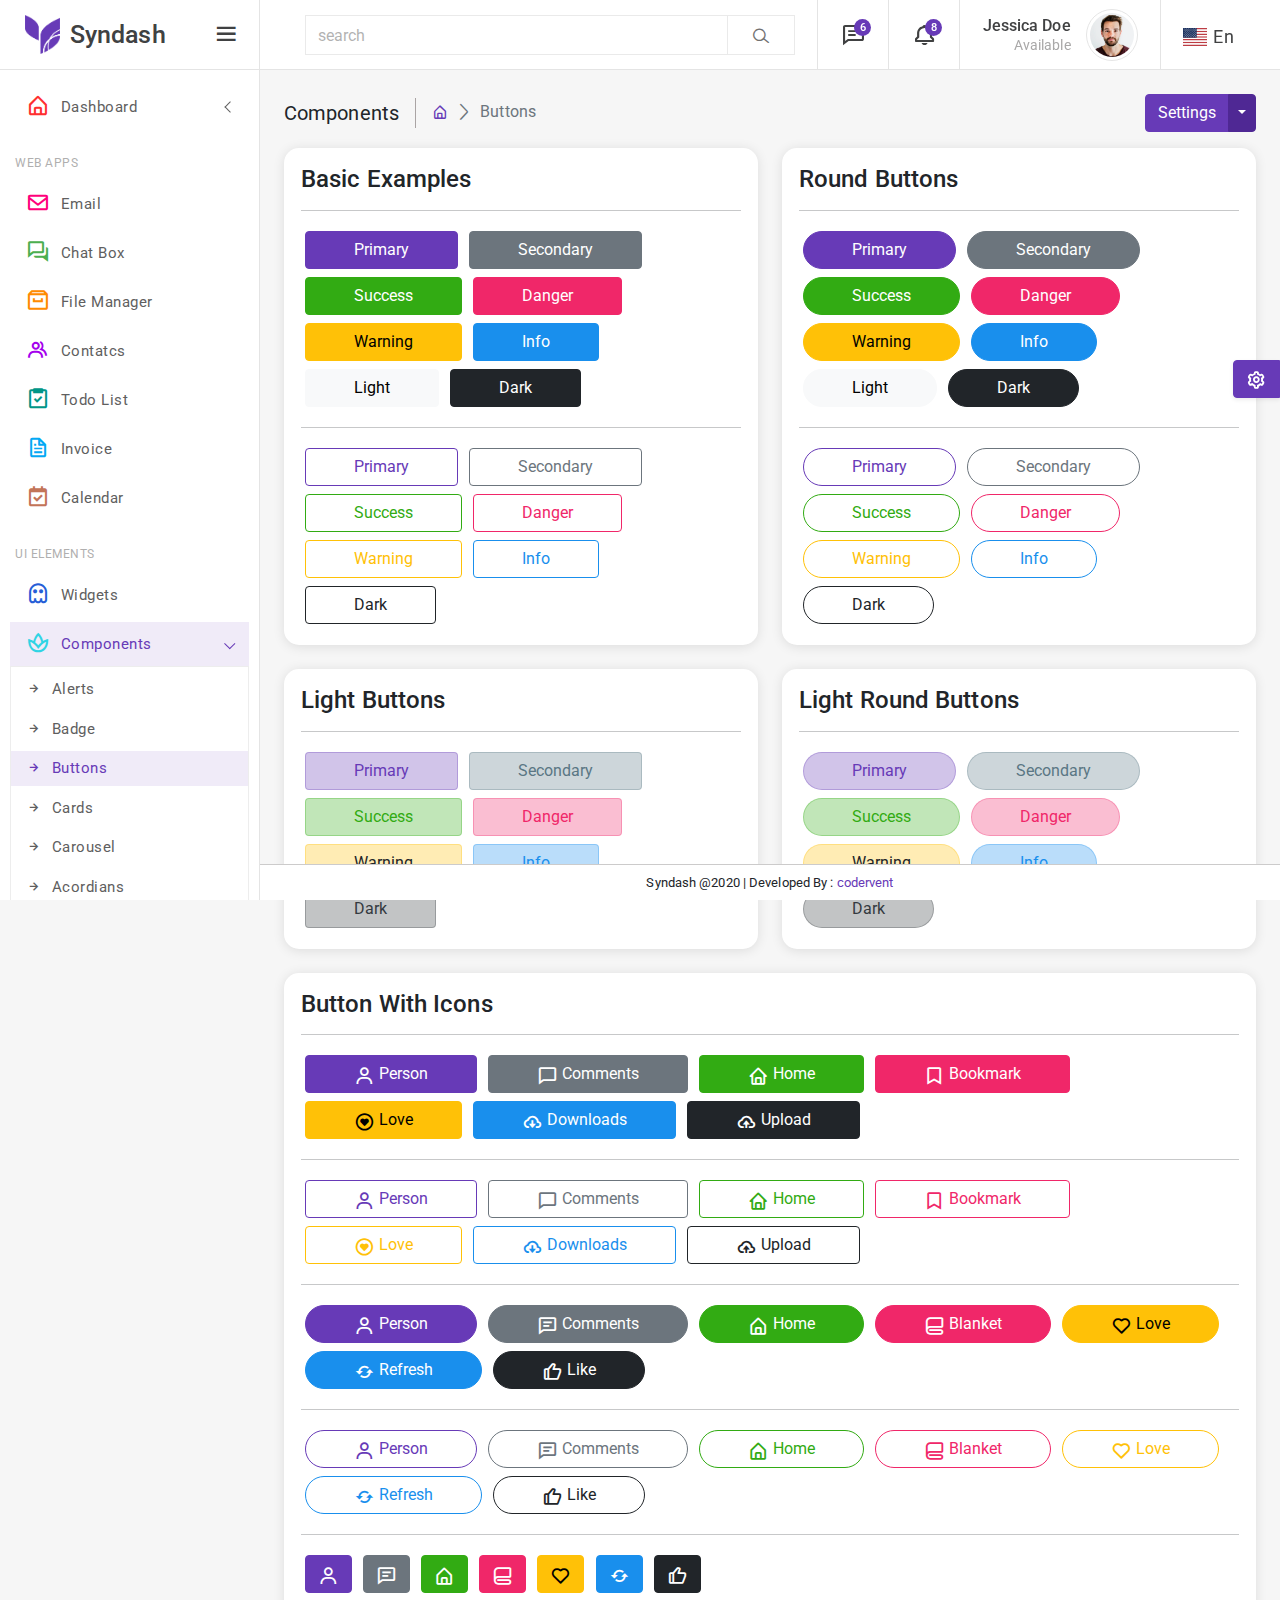
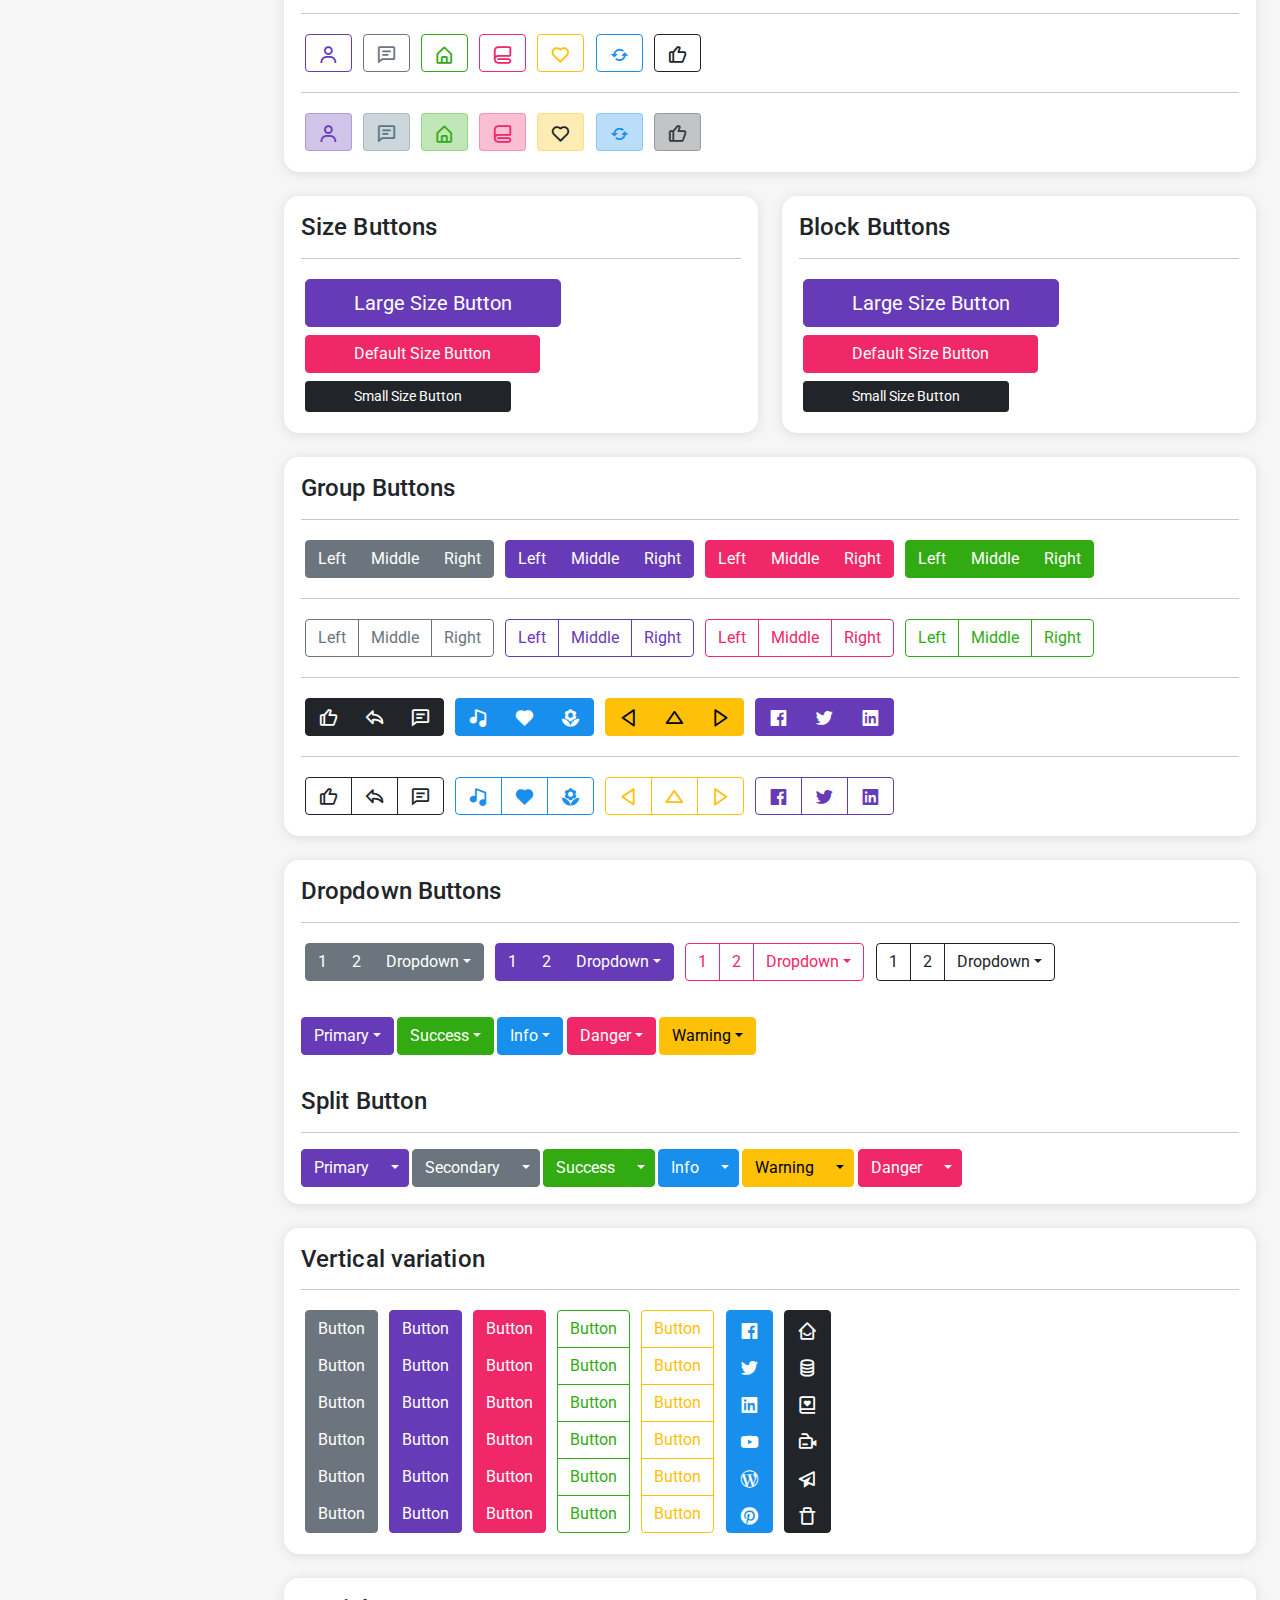
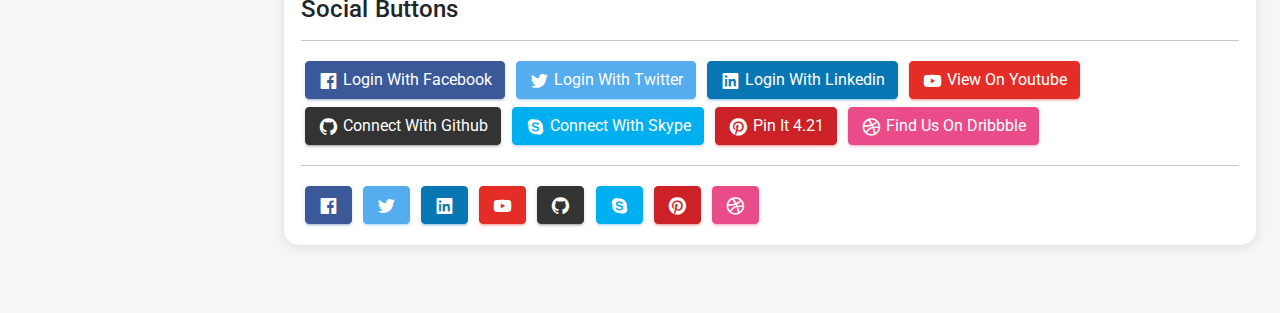
<file: Project2EmailNight/wwwroot/vertical-20260127T171413Z-3-001/vertical/component-buttons.html>
<!doctype html>
<html lang="en">

<head>
	<!-- Required meta tags -->
	<meta charset="utf-8">
	<meta name="viewport" content="width=device-width, initial-scale=1, shrink-to-fit=no">
	<title>Syndash - Bootstrap4 Admin Template</title>
	<!--favicon-->
	<link rel="icon" href="assets/images/favicon-32x32.png" type="image/png" />
	<!--plugins-->
	<link href="assets/plugins/simplebar/css/simplebar.css" rel="stylesheet" />
	<link href="assets/plugins/perfect-scrollbar/css/perfect-scrollbar.css" rel="stylesheet" />
	<link href="assets/plugins/metismenu/css/metisMenu.min.css" rel="stylesheet" />
	<!-- loader-->
	<link href="assets/css/pace.min.css" rel="stylesheet" />
	<script src="assets/js/pace.min.js"></script>
	<!-- Bootstrap CSS -->
	<link rel="stylesheet" href="assets/css/bootstrap.min.css" />
	<link rel="stylesheet" href="https://fonts.googleapis.com/css2?family=Open+Sans:wght@300;400;600&family=Roboto&display=swap" />
	<!-- Icons CSS -->
	<link rel="stylesheet" href="assets/css/icons.css" />
	<!-- App CSS -->
	<link rel="stylesheet" href="assets/css/app.css" />
	<link rel="stylesheet" href="assets/css/dark-sidebar.css" />
	<link rel="stylesheet" href="assets/css/dark-theme.css" />
</head>

<body>
	<!-- wrapper -->
	<div class="wrapper">
		<!--sidebar-wrapper-->
		<div class="sidebar-wrapper" data-simplebar="true">
			<div class="sidebar-header">
				<div class="">
					<img src="assets/images/logo-icon.png" class="logo-icon-2" alt="" />
				</div>
				<div>
					<h4 class="logo-text">Syndash</h4>
				</div>
				<a href="javascript:;" class="toggle-btn ms-auto"> <i class="bx bx-menu"></i>
				</a>
			</div>
			<!--navigation-->
			<ul class="metismenu" id="menu">
				<li>
					<a href="javascript:;" class="has-arrow">
						<div class="parent-icon icon-color-1"><i class="bx bx-home-alt"></i>
						</div>
						<div class="menu-title">Dashboard</div>
					</a>
					<ul>
						<li> <a href="index.html"><i class="bx bx-right-arrow-alt"></i>Analytics</a>
						</li>
						<li> <a href="index2.html"><i class="bx bx-right-arrow-alt"></i>Sales</a>
						</li>
					</ul>
				</li>
				<li class="menu-label">Web Apps</li>
				<li>
					<a href="emailbox.html">
						<div class="parent-icon icon-color-2"><i class="bx bx-envelope"></i>
						</div>
						<div class="menu-title">Email</div>
					</a>
				</li>
				<li>
					<a href="chat-box.html">
						<div class="parent-icon icon-color-3"> <i class="bx bx-conversation"></i>
						</div>
						<div class="menu-title">Chat Box</div>
					</a>
				</li>
				<li>
					<a href="file-manager.html">
						<div class="parent-icon icon-color-4"><i class="bx bx-archive"></i>
						</div>
						<div class="menu-title">File Manager</div>
					</a>
				</li>
				<li>
					<a href="contact-list.html">
						<div class="parent-icon icon-color-5"><i class="bx bx-group"></i>
						</div>
						<div class="menu-title">Contatcs</div>
					</a>
				</li>
				<li>
					<a href="to-do.html">
						<div class="parent-icon icon-color-6"><i class="bx bx-task"></i>
						</div>
						<div class="menu-title">Todo List</div>
					</a>
				</li>
				<li>
					<a href="invoice.html">
						<div class="parent-icon icon-color-7"><i class="bx bx-file"></i>
						</div>
						<div class="menu-title">Invoice</div>
					</a>
				</li>
				<li>
					<a href="fullcalender.html">
						<div class="parent-icon icon-color-8"> <i class="bx bx-calendar-check"></i>
						</div>
						<div class="menu-title">Calendar</div>
					</a>
				</li>
				<li class="menu-label">UI Elements</li>
				<li>
					<a href="widgets.html">
						<div class="parent-icon icon-color-9"><i class="bx bx-ghost"></i>
						</div>
						<div class="menu-title">Widgets</div>
					</a>
				</li>
				<li>
					<a class="has-arrow" href="javascript:;">
						<div class="parent-icon icon-color-10"><i class="bx bx-spa"></i>
						</div>
						<div class="menu-title">Components</div>
					</a>
					<ul>
						<li> <a href="component-alerts.html"><i class="bx bx-right-arrow-alt"></i>Alerts</a>
						</li>
						<li> <a href="component-bedges.html"><i class="bx bx-right-arrow-alt"></i>Badge</a>
						</li>
						<li> <a href="component-buttons.html"><i class="bx bx-right-arrow-alt"></i>Buttons</a>
						</li>
						<li> <a href="component-cards.html"><i class="bx bx-right-arrow-alt"></i>Cards</a>
						</li>
						<li> <a href="component-carousels.html"><i class="bx bx-right-arrow-alt"></i>Carousel</a>
						</li>
						<li> <a href="component-acordians.html"><i class="bx bx-right-arrow-alt"></i>Acordians</a>
						</li>
						<li> <a href="component-list-groups.html"><i class="bx bx-right-arrow-alt"></i>List Groups</a>
						</li>
						<li> <a href="component-media-object.html"><i class="bx bx-right-arrow-alt"></i>Media Objects</a>
						</li>
						<li> <a href="component-modals.html"><i class="bx bx-right-arrow-alt"></i>Modal</a>
						</li>
						<li> <a href="component-navs.html"><i class="bx bx-right-arrow-alt"></i>Navs</a>
						</li>
						<li> <a href="components-navbar.html"><i class="bx bx-right-arrow-alt"></i>Navbar</a>
						</li>
						<li> <a href="component-paginations.html"><i class="bx bx-right-arrow-alt"></i>Pagination</a>
						</li>
						<li> <a href="component-popovers-tooltips.html"><i class="bx bx-right-arrow-alt"></i>Popovers & Tooltips</a>
						</li>
						<li> <a href="component-progress-bars.html"><i class="bx bx-right-arrow-alt"></i>Progress</a>
						</li>
						<li> <a href="component-spinners.html"><i class="bx bx-right-arrow-alt"></i>Spinners</a>
						</li>
						<li> <a href="component-notifications.html"><i class="bx bx-right-arrow-alt"></i>Notifications</a>
						</li>
						<li> <a href="components-avtars-chips.html"><i class="bx bx-right-arrow-alt"></i>Avatrs & Chips</a>
						</li>
					</ul>
				</li>
				<li>
					<a class="has-arrow" href="javascript:;">
						<div class="parent-icon icon-color-11"><i class="bx bx-repeat"></i>
						</div>
						<div class="menu-title">Content</div>
					</a>
					<ul>
						<li> <a href="content-grid-system.html"><i class="bx bx-right-arrow-alt"></i>Grid System</a>
						</li>
						<li> <a href="content-typography.html"><i class="bx bx-right-arrow-alt"></i>Typography</a>
						</li>
						<li> <a href="content-text-utilities.html"><i class="bx bx-right-arrow-alt"></i>Text Utilities</a>
						</li>
					</ul>
				</li>
				<li>
					<a class="has-arrow" href="javascript:;">
						<div class="parent-icon icon-color-12"> <i class="bx bx-donate-blood"></i>
						</div>
						<div class="menu-title">Icons</div>
					</a>
					<ul>
						<li> <a href="icons-line-icons.html"><i class="bx bx-right-arrow-alt"></i>Line Icons</a>
						</li>
						<li> <a href="icons-boxicons.html"><i class="bx bx-right-arrow-alt"></i>Boxicons</a>
						</li>
						<li> <a href="icons-feather-icons.html"><i class="bx bx-right-arrow-alt"></i>Feather Icons</a>
						</li>
					</ul>
				</li>
				<li class="menu-label">Forms & Tables</li>
				<li>
					<a class="has-arrow" href="javascript:;">
						<div class="parent-icon icon-color-1"> <i class="bx bx-comment-edit"></i>
						</div>
						<div class="menu-title">Forms</div>
					</a>
					<ul>
						<li> <a href="form-elements.html"><i class="bx bx-right-arrow-alt"></i>Form Elements</a>
						</li>
						<li> <a href="form-input-group.html"><i class="bx bx-right-arrow-alt"></i>Input Groups</a>
						</li>
						<li> <a href="form-layouts.html"><i class="bx bx-right-arrow-alt"></i>Forms Layouts</a>
						</li>
						<li> <a href="form-validations.html"><i class="bx bx-right-arrow-alt"></i>Form Validation</a>
						</li>
						<li> <a href="form-wizard.html"><i class="bx bx-right-arrow-alt"></i>Form Wizard</a>
						</li>
						<li> <a href="form-text-editor.html"><i class="bx bx-right-arrow-alt"></i>Text Editor</a>
						</li>
						<li> <a href="form-file-upload.html"><i class="bx bx-right-arrow-alt"></i>File Upload</a>
						</li>
						<li> <a href="form-date-time-pickes.html"><i class="bx bx-right-arrow-alt"></i>Date Pickers</a>
						</li>
						<li> <a href="form-select2.html"><i class="bx bx-right-arrow-alt"></i>Select2</a>
						</li>
					</ul>
				</li>
				<li>
					<a class="has-arrow" href="javascript:;">
						<div class="parent-icon icon-color-2"><i class="bx bx-grid-alt"></i>
						</div>
						<div class="menu-title">Tables</div>
					</a>
					<ul>
						<li> <a href="table-basic-table.html"><i class="bx bx-right-arrow-alt"></i>Basic Table</a>
						</li>
						<li> <a href="table-datatable.html"><i class="bx bx-right-arrow-alt"></i>Data Table</a>
						</li>
						<li> <a href="table-editable.html"><i class="bx bx-right-arrow-alt"></i>Editable Table</a>
						</li>
					</ul>
				</li>
				<li class="menu-label">Pages</li>
				<li>
					<a class="has-arrow" href="javascript:;">
						<div class="parent-icon icon-color-3"><i class="bx bx-lock"></i>
						</div>
						<div class="menu-title">Authentication</div>
					</a>
					<ul>
						<li> <a href="authentication-login.html" target="_blank"><i class="bx bx-right-arrow-alt"></i>Login</a>
						</li>
						<li> <a href="authentication-register.html" target="_blank"><i class="bx bx-right-arrow-alt"></i>Register</a>
						</li>
						<li> <a href="authentication-forgot-password.html" target="_blank"><i class="bx bx-right-arrow-alt"></i>Forgot Password</a>
						</li>
						<li> <a href="authentication-reset-password.html" target="_blank"><i class="bx bx-right-arrow-alt"></i>Reset Password</a>
						</li>
						<li> <a href="authentication-lock-screen.html" target="_blank"><i class="bx bx-right-arrow-alt"></i>Lock Screen</a>
						</li>
					</ul>
				</li>
				<li>
					<a href="user-profile.html">
						<div class="parent-icon icon-color-4"><i class="bx bx-user-circle"></i>
						</div>
						<div class="menu-title">User Profile</div>
					</a>
				</li>
				<li>
					<a href="timeline.html">
						<div class="parent-icon icon-color-5"> <i class="bx bx-video-recording"></i>
						</div>
						<div class="menu-title">Timeline</div>
					</a>
				</li>
				<li>
					<a class="has-arrow" href="javascript:;">
						<div class="parent-icon icon-color-6"><i class="bx bx-error"></i>
						</div>
						<div class="menu-title">Errors</div>
					</a>
					<ul>
						<li> <a href="errors-404-error.html" target="_blank"><i class="bx bx-right-arrow-alt"></i>404 Error</a>
						</li>
						<li> <a href="errors-500-error.html" target="_blank"><i class="bx bx-right-arrow-alt"></i>500 Error</a>
						</li>
						<li> <a href="errors-coming-soon.html" target="_blank"><i class="bx bx-right-arrow-alt"></i>Coming Soon</a>
						</li>
					</ul>
				</li>
				<li>
					<a href="faq.html">
						<div class="parent-icon icon-color-7"><i class="bx bx-help-circle"></i>
						</div>
						<div class="menu-title">FAQ</div>
					</a>
				</li>
				<li>
					<a href="pricing-table.html">
						<div class="parent-icon icon-color-8"><i class="bx bx-diamond"></i>
						</div>
						<div class="menu-title">Pricing</div>
					</a>
				</li>
				<li class="menu-label">Charts & Maps</li>
				<li>
					<a class="has-arrow" href="javascript:;">
						<div class="parent-icon icon-color-9"><i class="bx bx-line-chart"></i>
						</div>
						<div class="menu-title">Charts</div>
					</a>
					<ul>
						<li> <a href="charts-apex-chart.html"><i class="bx bx-right-arrow-alt"></i>Apex</a>
						</li>
						<li> <a href="charts-chartjs.html"><i class="bx bx-right-arrow-alt"></i>Chartjs</a>
						</li>
						<li> <a href="charts-highcharts.html"><i class="bx bx-right-arrow-alt"></i>Highcharts</a>
						</li>
					</ul>
				</li>
				<li>
					<a class="has-arrow" href="javascript:;">
						<div class="parent-icon icon-color-10"><i class="bx bx-map-alt"></i>
						</div>
						<div class="menu-title">Maps</div>
					</a>
					<ul>
						<li> <a href="map-google-maps.html"><i class="bx bx-right-arrow-alt"></i>Google Maps</a>
						</li>
						<li> <a href="map-vector-maps.html"><i class="bx bx-right-arrow-alt"></i>Vector Maps</a>
						</li>
					</ul>
				</li>
				<li class="menu-label">Others</li>
				<li>
					<a class="has-arrow" href="javascript:;">
						<div class="parent-icon icon-color-11"><i class="bx bx-menu"></i>
						</div>
						<div class="menu-title">Menu Levels</div>
					</a>
					<ul>
						<li> <a class="has-arrow" href="javascript:;"><i class="bx bx-right-arrow-alt"></i>Level One</a>
							<ul>
								<li> <a class="has-arrow" href="javascript:;"><i class="bx bx-right-arrow-alt"></i>Level Two</a>
									<ul>
										<li> <a href="javascript:;"><i class="bx bx-right-arrow-alt"></i>Level Three</a>
										</li>
									</ul>
								</li>
							</ul>
						</li>
					</ul>
				</li>
				<li>
					<a href="https://codervent.com/syndash/documentation/index.html" target="_blank">
						<div class="parent-icon icon-color-12"><i class="bx bx-folder"></i>
						</div>
						<div class="menu-title">Documentation</div>
					</a>
				</li>
				<li>
					<a href="https://themeforest.net/user/codervent" target="_blank">
						<div class="parent-icon"><i class="bx bx-support"></i>
						</div>
						<div class="menu-title">Support</div>
					</a>
				</li>
			</ul>
			<!--end navigation-->
		</div>
		<!--end sidebar-wrapper-->
		<!--header-->
		<header class="top-header">
			<nav class="navbar navbar-expand">
				<div class="left-topbar d-flex align-items-center">
					<a href="javascript:;" class="toggle-btn">	<i class="bx bx-menu"></i>
					</a>
				</div>
				<div class="flex-grow-1 search-bar">
					<div class="input-group">
						 <button class="btn btn-search-back search-arrow-back" type="button"><i class="bx bx-arrow-back"></i></button>
						 <input type="text" class="form-control" placeholder="search" />
						 <button class="btn btn-search" type="button"><i class="lni lni-search-alt"></i></button>
					</div>
				</div>
				<div class="right-topbar ms-auto">
					<ul class="navbar-nav">
						<li class="nav-item search-btn-mobile">
							<a class="nav-link position-relative" href="javascript:;">	<i class="bx bx-search vertical-align-middle"></i>
							</a>
						</li>
						<li class="nav-item dropdown dropdown-lg">
							<a class="nav-link dropdown-toggle dropdown-toggle-nocaret position-relative" href="javascript:;" data-bs-toggle="dropdown">	<span class="msg-count">6</span>
								<i class="bx bx-comment-detail vertical-align-middle"></i>
							</a>
							<div class="dropdown-menu dropdown-menu-end">
								<a href="javascript:;">
									<div class="msg-header">
										<h6 class="msg-header-title">6 New</h6>
										<p class="msg-header-subtitle">Application Messages</p>
									</div>
								</a>
								<div class="header-message-list">
									<a class="dropdown-item" href="javascript:;">
										<div class="d-flex align-items-center">
											<div class="user-online">
												<img src="assets/images/avatars/avatar-1.png" class="msg-avatar" alt="user avatar">
											</div>
											<div class="flex-grow-1">
												<h6 class="msg-name">Daisy Anderson <span class="msg-time float-end">5 sec
													ago</span></h6>
												<p class="msg-info">The standard chunk of lorem</p>
											</div>
										</div>
									</a>
									<a class="dropdown-item" href="javascript:;">
										<div class="d-flex align-items-center">
											<div class="user-online">
												<img src="assets/images/avatars/avatar-2.png" class="msg-avatar" alt="user avatar">
											</div>
											<div class="flex-grow-1">
												<h6 class="msg-name">Althea Cabardo <span class="msg-time float-end">14
													sec ago</span></h6>
												<p class="msg-info">Many desktop publishing packages</p>
											</div>
										</div>
									</a>
									<a class="dropdown-item" href="javascript:;">
										<div class="d-flex align-items-center">
											<div class="user-online">
												<img src="assets/images/avatars/avatar-3.png" class="msg-avatar" alt="user avatar">
											</div>
											<div class="flex-grow-1">
												<h6 class="msg-name">Oscar Garner <span class="msg-time float-end">8 min
													ago</span></h6>
												<p class="msg-info">Various versions have evolved over</p>
											</div>
										</div>
									</a>
									<a class="dropdown-item" href="javascript:;">
										<div class="d-flex align-items-center">
											<div class="user-online">
												<img src="assets/images/avatars/avatar-4.png" class="msg-avatar" alt="user avatar">
											</div>
											<div class="flex-grow-1">
												<h6 class="msg-name">Katherine Pechon <span class="msg-time float-end">15
													min ago</span></h6>
												<p class="msg-info">Making this the first true generator</p>
											</div>
										</div>
									</a>
									<a class="dropdown-item" href="javascript:;">
										<div class="d-flex align-items-center">
											<div class="user-online">
												<img src="assets/images/avatars/avatar-5.png" class="msg-avatar" alt="user avatar">
											</div>
											<div class="flex-grow-1">
												<h6 class="msg-name">Amelia Doe <span class="msg-time float-end">22 min
													ago</span></h6>
												<p class="msg-info">Duis aute irure dolor in reprehenderit</p>
											</div>
										</div>
									</a>
									<a class="dropdown-item" href="javascript:;">
										<div class="d-flex align-items-center">
											<div class="user-online">
												<img src="assets/images/avatars/avatar-6.png" class="msg-avatar" alt="user avatar">
											</div>
											<div class="flex-grow-1">
												<h6 class="msg-name">Cristina Jhons <span class="msg-time float-end">2 hrs
													ago</span></h6>
												<p class="msg-info">The passage is attributed to an unknown</p>
											</div>
										</div>
									</a>
									<a class="dropdown-item" href="javascript:;">
										<div class="d-flex align-items-center">
											<div class="user-online">
												<img src="assets/images/avatars/avatar-7.png" class="msg-avatar" alt="user avatar">
											</div>
											<div class="flex-grow-1">
												<h6 class="msg-name">James Caviness <span class="msg-time float-end">4 hrs
													ago</span></h6>
												<p class="msg-info">The point of using Lorem</p>
											</div>
										</div>
									</a>
									<a class="dropdown-item" href="javascript:;">
										<div class="d-flex align-items-center">
											<div class="user-online">
												<img src="assets/images/avatars/avatar-8.png" class="msg-avatar" alt="user avatar">
											</div>
											<div class="flex-grow-1">
												<h6 class="msg-name">Peter Costanzo <span class="msg-time float-end">6 hrs
													ago</span></h6>
												<p class="msg-info">It was popularised in the 1960s</p>
											</div>
										</div>
									</a>
									<a class="dropdown-item" href="javascript:;">
										<div class="d-flex align-items-center">
											<div class="user-online">
												<img src="assets/images/avatars/avatar-9.png" class="msg-avatar" alt="user avatar">
											</div>
											<div class="flex-grow-1">
												<h6 class="msg-name">David Buckley <span class="msg-time float-end">2 hrs
													ago</span></h6>
												<p class="msg-info">Various versions have evolved over</p>
											</div>
										</div>
									</a>
									<a class="dropdown-item" href="javascript:;">
										<div class="d-flex align-items-center">
											<div class="user-online">
												<img src="assets/images/avatars/avatar-10.png" class="msg-avatar" alt="user avatar">
											</div>
											<div class="flex-grow-1">
												<h6 class="msg-name">Thomas Wheeler <span class="msg-time float-end">2 days
													ago</span></h6>
												<p class="msg-info">If you are going to use a passage</p>
											</div>
										</div>
									</a>
									<a class="dropdown-item" href="javascript:;">
										<div class="d-flex align-items-center">
											<div class="user-online">
												<img src="assets/images/avatars/avatar-11.png" class="msg-avatar" alt="user avatar">
											</div>
											<div class="flex-grow-1">
												<h6 class="msg-name">Johnny Seitz <span class="msg-time float-end">5 days
													ago</span></h6>
												<p class="msg-info">All the Lorem Ipsum generators</p>
											</div>
										</div>
									</a>
								</div>
								<a href="javascript:;">
									<div class="text-center msg-footer">View All Messages</div>
								</a>
							</div>
						</li>
						<li class="nav-item dropdown dropdown-lg">
							<a class="nav-link dropdown-toggle dropdown-toggle-nocaret position-relative" href="javascript:;" data-bs-toggle="dropdown">	<i class="bx bx-bell vertical-align-middle"></i>
								<span class="msg-count">8</span>
							</a>
							<div class="dropdown-menu dropdown-menu-end">
								<a href="javascript:;">
									<div class="msg-header">
										<h6 class="msg-header-title">8 New</h6>
										<p class="msg-header-subtitle">Application Notifications</p>
									</div>
								</a>
								<div class="header-notifications-list">
									<a class="dropdown-item" href="javascript:;">
										<div class="d-flex align-items-center">
											<div class="notify bg-light-primary text-primary"><i class="bx bx-group"></i>
											</div>
											<div class="flex-grow-1">
												<h6 class="msg-name">New Customers<span class="msg-time float-end">14 Sec
													ago</span></h6>
												<p class="msg-info">5 new user registered</p>
											</div>
										</div>
									</a>
									<a class="dropdown-item" href="javascript:;">
										<div class="d-flex align-items-center">
											<div class="notify bg-light-danger text-danger"><i class="bx bx-cart-alt"></i>
											</div>
											<div class="flex-grow-1">
												<h6 class="msg-name">New Orders <span class="msg-time float-end">2 min
													ago</span></h6>
												<p class="msg-info">You have recived new orders</p>
											</div>
										</div>
									</a>
									<a class="dropdown-item" href="javascript:;">
										<div class="d-flex align-items-center">
											<div class="notify bg-light-shineblue text-shineblue"><i class="bx bx-file"></i>
											</div>
											<div class="flex-grow-1">
												<h6 class="msg-name">24 PDF File<span class="msg-time float-end">19 min
													ago</span></h6>
												<p class="msg-info">The pdf files generated</p>
											</div>
										</div>
									</a>
									<a class="dropdown-item" href="javascript:;">
										<div class="d-flex align-items-center">
											<div class="notify bg-light-cyne text-cyne"><i class="bx bx-send"></i>
											</div>
											<div class="flex-grow-1">
												<h6 class="msg-name">Time Response <span class="msg-time float-end">28 min
													ago</span></h6>
												<p class="msg-info">5.1 min avarage time response</p>
											</div>
										</div>
									</a>
									<a class="dropdown-item" href="javascript:;">
										<div class="d-flex align-items-center">
											<div class="notify bg-light-purple text-purple"><i class="bx bx-home-circle"></i>
											</div>
											<div class="flex-grow-1">
												<h6 class="msg-name">New Product Approved <span
													class="msg-time float-end">2 hrs ago</span></h6>
												<p class="msg-info">Your new product has approved</p>
											</div>
										</div>
									</a>
									<a class="dropdown-item" href="javascript:;">
										<div class="d-flex align-items-center">
											<div class="notify bg-light-warning text-warning"><i class="bx bx-message-detail"></i>
											</div>
											<div class="flex-grow-1">
												<h6 class="msg-name">New Comments <span class="msg-time float-end">4 hrs
													ago</span></h6>
												<p class="msg-info">New customer comments recived</p>
											</div>
										</div>
									</a>
									<a class="dropdown-item" href="javascript:;">
										<div class="d-flex align-items-center">
											<div class="notify bg-light-success text-success"><i class='bx bx-check-square'></i>
											</div>
											<div class="flex-grow-1">
												<h6 class="msg-name">Your item is shipped <span class="msg-time float-end">5 hrs
													ago</span></h6>
												<p class="msg-info">Successfully shipped your item</p>
											</div>
										</div>
									</a>
									<a class="dropdown-item" href="javascript:;">
										<div class="d-flex align-items-center">
											<div class="notify bg-light-sinata text-sinata"><i class='bx bx-user-pin'></i>
											</div>
											<div class="flex-grow-1">
												<h6 class="msg-name">New 24 authors<span class="msg-time float-end">1 day
													ago</span></h6>
												<p class="msg-info">24 new authors joined last week</p>
											</div>
										</div>
									</a>
									<a class="dropdown-item" href="javascript:;">
										<div class="d-flex align-items-center">
											<div class="notify bg-light-mehandi text-mehandi"><i class='bx bx-door-open'></i>
											</div>
											<div class="flex-grow-1">
												<h6 class="msg-name">Defense Alerts <span class="msg-time float-end">2 weeks
													ago</span></h6>
												<p class="msg-info">45% less alerts last 4 weeks</p>
											</div>
										</div>
									</a>
								</div>
								<a href="javascript:;">
									<div class="text-center msg-footer">View All Notifications</div>
								</a>
							</div>
						</li>
						<li class="nav-item dropdown dropdown-user-profile">
							<a class="nav-link dropdown-toggle dropdown-toggle-nocaret" href="javascript:;" data-bs-toggle="dropdown">
								<div class="d-flex user-box align-items-center">
									<div class="user-info">
										<p class="user-name mb-0">Jessica Doe</p>
										<p class="designattion mb-0">Available</p>
									</div>
									<img src="assets/images/avatars/avatar-1.png" class="user-img" alt="user avatar">
								</div>
							</a>
							<div class="dropdown-menu dropdown-menu-end">	
								<a class="dropdown-item" href="javascript:;"><i
										class="bx bx-user"></i><span>Profile</span></a>
								<a class="dropdown-item" href="javascript:;"><i
										class="bx bx-cog"></i><span>Settings</span></a>
								<a class="dropdown-item" href="javascript:;"><i
										class="bx bx-tachometer"></i><span>Dashboard</span></a>
								<a class="dropdown-item" href="javascript:;"><i
										class="bx bx-wallet"></i><span>Earnings</span></a>
								<a class="dropdown-item" href="javascript:;"><i
										class="bx bx-cloud-download"></i><span>Downloads</span></a>
								<div class="dropdown-divider mb-0"></div>	<a class="dropdown-item" href="javascript:;"><i
										class="bx bx-power-off"></i><span>Logout</span></a>
							</div>
						</li>
						<li class="nav-item dropdown dropdown-language">
							<a class="nav-link dropdown-toggle dropdown-toggle-nocaret" href="javascript:;" data-bs-toggle="dropdown">
								<div class="lang d-flex">
									<div><i class="flag-icon flag-icon-um"></i>
									</div>
									<div><span>En</span>
									</div>
								</div>
							</a>
							<div class="dropdown-menu dropdown-menu-end">
								<a class="dropdown-item" href="javascript:;"><i
										class="flag-icon flag-icon-de"></i><span>German</span></a>
								<a class="dropdown-item" href="javascript:;"><i
										class="flag-icon flag-icon-fr"></i><span>French</span></a>
								<a class="dropdown-item" href="javascript:;"><i
										class="flag-icon flag-icon-um"></i><span>English</span></a>
								<a class="dropdown-item" href="javascript:;"><i
										class="flag-icon flag-icon-in"></i><span>Hindi</span></a>
								<a class="dropdown-item" href="javascript:;"><i
										class="flag-icon flag-icon-cn"></i><span>Chinese</span></a>
								<a class="dropdown-item" href="javascript:;"><i
										class="flag-icon flag-icon-ae"></i><span>Arabic</span></a>
							</div>
						</li>
					</ul>
				</div>
			</nav>
		</header>
		<!--end header-->
		<!--page-wrapper-->
		<div class="page-wrapper">
			<!--page-content-wrapper-->
			<div class="page-content-wrapper">
				<div class="page-content">
					<!--breadcrumb-->
					<div class="page-breadcrumb d-none d-md-flex align-items-center mb-3">
						<div class="breadcrumb-title pe-3">Components</div>
						<div class="ps-3">
							<nav aria-label="breadcrumb">
								<ol class="breadcrumb mb-0 p-0">
									<li class="breadcrumb-item"><a href="javascript:;"><i class='bx bx-home-alt'></i></a>
									</li>
									<li class="breadcrumb-item active" aria-current="page">Buttons</li>
								</ol>
							</nav>
						</div>
						<div class="ms-auto">
							<div class="btn-group">
								<button type="button" class="btn btn-primary">Settings</button>
								<button type="button" class="btn btn-primary bg-split-primary dropdown-toggle dropdown-toggle-split" data-bs-toggle="dropdown">	<span class="visually-hidden">Toggle Dropdown</span>
								</button>
								<div class="dropdown-menu dropdown-menu-end dropdown-menu-lg-start">	<a class="dropdown-item" href="javascript:;">Action</a>
									<a class="dropdown-item" href="javascript:;">Another action</a>
									<a class="dropdown-item" href="javascript:;">Something else here</a>
									<div class="dropdown-divider"></div>	<a class="dropdown-item" href="javascript:;">Separated link</a>
								</div>
							</div>
						</div>
					</div>
					<!--end breadcrumb-->
					<div class="row">
						<div class="col-12 col-lg-6 col-xl-6">
							<div class="card radius-15">
								<div class="card-body">
									<div class="card-title">
										<h4 class="mb-0">Basic Examples</h4>
									</div>
									<hr/>
									<button type="button" class="btn btn-primary m-1 px-5">Primary</button>
									<button type="button" class="btn btn-secondary m-1 px-5">Secondary</button>
									<button type="button" class="btn btn-success m-1 px-5">Success</button>
									<button type="button" class="btn btn-danger m-1 px-5">Danger</button>
									<button type="button" class="btn btn-warning m-1 px-5">Warning</button>
									<button type="button" class="btn btn-info m-1 px-5">Info</button>
									<button type="button" class="btn btn-light m-1 px-5">Light</button>
									<button type="button" class="btn btn-dark m-1 px-5">Dark</button>
									<hr/>
									<button type="button" class="btn btn-outline-primary m-1 px-5">Primary</button>
									<button type="button" class="btn btn-outline-secondary m-1 px-5">Secondary</button>
									<button type="button" class="btn btn-outline-success m-1 px-5">Success</button>
									<button type="button" class="btn btn-outline-danger m-1 px-5">Danger</button>
									<button type="button" class="btn btn-outline-warning m-1 px-5">Warning</button>
									<button type="button" class="btn btn-outline-info m-1 px-5">Info</button>
									<button type="button" class="btn btn-outline-dark m-1 px-5">Dark</button>
								</div>
							</div>
						</div>
						<div class="col-12 col-lg-6 col-xl-6">
							<div class="card radius-15">
								<div class="card-body">
									<div class="card-title">
										<h4 class="mb-0">Round Buttons</h4>
									</div>
									<hr/>
									<button type="button" class="btn btn-primary m-1 px-5 radius-30">Primary</button>
									<button type="button" class="btn btn-secondary m-1 px-5 radius-30">Secondary</button>
									<button type="button" class="btn btn-success m-1 px-5 radius-30">Success</button>
									<button type="button" class="btn btn-danger m-1 px-5 radius-30">Danger</button>
									<button type="button" class="btn btn-warning m-1 px-5 radius-30">Warning</button>
									<button type="button" class="btn btn-info m-1 px-5 radius-30">Info</button>
									<button type="button" class="btn btn-light m-1 px-5 radius-30">Light</button>
									<button type="button" class="btn btn-dark m-1 px-5 radius-30">Dark</button>
									<hr/>
									<button type="button" class="btn btn-outline-primary m-1 px-5 radius-30">Primary</button>
									<button type="button" class="btn btn-outline-secondary m-1 px-5 radius-30">Secondary</button>
									<button type="button" class="btn btn-outline-success m-1 px-5 radius-30">Success</button>
									<button type="button" class="btn btn-outline-danger m-1 px-5 radius-30">Danger</button>
									<button type="button" class="btn btn-outline-warning m-1 px-5 radius-30">Warning</button>
									<button type="button" class="btn btn-outline-info m-1 px-5 radius-30">Info</button>
									<button type="button" class="btn btn-outline-dark m-1 px-5 radius-30">Dark</button>
								</div>
							</div>
						</div>
					</div>
					<!--end row-->
					<div class="row">
						<div class="col-12 col-lg-6 col-xl-6">
							<div class="card radius-15">
								<div class="card-body">
									<div class="card-title">
										<h4 class="mb-0">Light Buttons</h4>
									</div>
									<hr/>
									<button type="button" class="btn btn-light-primary m-1 px-5">Primary</button>
									<button type="button" class="btn btn-light-secondary m-1 px-5">Secondary</button>
									<button type="button" class="btn btn-light-success m-1 px-5">Success</button>
									<button type="button" class="btn btn-light-danger m-1 px-5">Danger</button>
									<button type="button" class="btn btn-light-warning m-1 px-5">Warning</button>
									<button type="button" class="btn btn-light-info m-1 px-5">Info</button>
									<button type="button" class="btn btn-light-dark m-1 px-5">Dark</button>
								</div>
							</div>
						</div>
						<div class="col-12 col-lg-6 col-xl-6">
							<div class="card radius-15">
								<div class="card-body">
									<div class="card-title">
										<h4 class="mb-0">Light Round Buttons</h4>
									</div>
									<hr/>
									<button type="button" class="btn btn-light-primary m-1 px-5 radius-30">Primary</button>
									<button type="button" class="btn btn-light-secondary m-1 px-5 radius-30">Secondary</button>
									<button type="button" class="btn btn-light-success m-1 px-5 radius-30">Success</button>
									<button type="button" class="btn btn-light-danger m-1 px-5 radius-30">Danger</button>
									<button type="button" class="btn btn-light-warning m-1 px-5 radius-30">Warning</button>
									<button type="button" class="btn btn-light-info m-1 px-5 radius-30">Info</button>
									<button type="button" class="btn btn-light-dark m-1 px-5 radius-30">Dark</button>
								</div>
							</div>
						</div>
					</div>
					<!--end row-->
					<div class="card radius-15">
						<div class="card-body">
							<div class="card-title">
								<h4 class="mb-0">Button With Icons</h4>
							</div>
							<hr/>
							<button type="button" class="btn btn-primary m-1 px-5"><i class='bx bx-user me-1'></i>Person</button>
							<button type="button" class="btn btn-secondary m-1 px-5"><i class='bx bx-comment me-1'></i>Comments</button>
							<button type="button" class="btn btn-success m-1 px-5"><i class='bx bx-home me-1'></i>Home</button>
							<button type="button" class="btn btn-danger m-1 px-5"><i class='bx bx-bookmark me-1'></i>Bookmark</button>
							<button type="button" class="btn btn-warning m-1 px-5"><i class='bx bx-heart-circle me-1'></i>Love</button>
							<button type="button" class="btn btn-info m-1 px-5"><i class='bx bx-cloud-download me-1'></i>Downloads</button>
							<button type="button" class="btn btn-dark m-1 px-5"><i class='bx bx-cloud-upload me-1'></i>Upload</button>
							<hr/>
							<button type="button" class="btn btn-outline-primary m-1 px-5"><i class='bx bx-user me-1'></i>Person</button>
							<button type="button" class="btn btn-outline-secondary m-1 px-5"><i class='bx bx-comment me-1'></i>Comments</button>
							<button type="button" class="btn btn-outline-success m-1 px-5"><i class='bx bx-home me-1'></i>Home</button>
							<button type="button" class="btn btn-outline-danger m-1 px-5"><i class='bx bx-bookmark me-1'></i>Bookmark</button>
							<button type="button" class="btn btn-outline-warning m-1 px-5"><i class='bx bx-heart-circle me-1'></i>Love</button>
							<button type="button" class="btn btn-outline-info m-1 px-5"><i class='bx bx-cloud-download me-1'></i>Downloads</button>
							<button type="button" class="btn btn-outline-dark m-1 px-5"><i class='bx bx-cloud-upload me-1'></i>Upload</button>
							<hr/>
							<button type="button" class="btn btn-primary m-1 radius-30 px-5"><i class='bx bx-user me-1'></i>Person</button>
							<button type="button" class="btn btn-secondary m-1 radius-30 px-5"><i class='bx bx-comment-detail me-1'></i>Comments</button>
							<button type="button" class="btn btn-success m-1 radius-30 px-5"><i class='bx bx-home-alt me-1'></i>Home</button>
							<button type="button" class="btn btn-danger m-1 radius-30 px-5"><i class='bx bx-blanket me-1'></i>blanket</button>
							<button type="button" class="btn btn-warning m-1 radius-30 px-5"><i class='bx bx-heart me-1'></i>Love</button>
							<button type="button" class="btn btn-info m-1 radius-30 px-5"><i class='bx bx-refresh me-1'></i>Refresh</button>
							<button type="button" class="btn btn-dark m-1 radius-30 px-5"><i class='bx bx-like me-1'></i>Like</button>
							<hr/>
							<button type="button" class="btn btn-outline-primary m-1 radius-30 px-5"><i class='bx bx-user me-1'></i>Person</button>
							<button type="button" class="btn btn-outline-secondary m-1 radius-30 px-5"><i class='bx bx-comment-detail me-1'></i>Comments</button>
							<button type="button" class="btn btn-outline-success m-1 radius-30 px-5"><i class='bx bx-home-alt me-1'></i>Home</button>
							<button type="button" class="btn btn-outline-danger m-1 radius-30 px-5"><i class='bx bx-blanket me-1'></i>blanket</button>
							<button type="button" class="btn btn-outline-warning m-1 radius-30 px-5"><i class='bx bx-heart me-1'></i>Love</button>
							<button type="button" class="btn btn-outline-info m-1 radius-30 px-5"><i class='bx bx-refresh me-1'></i>Refresh</button>
							<button type="button" class="btn btn-outline-dark m-1 radius-30 px-5"><i class='bx bx-like me-1'></i>Like</button>
							<hr>
							<button type="button" class="btn btn-primary m-1"><i class='bx bx-user'></i>
							</button>
							<button type="button" class="btn btn-secondary m-1"><i class='bx bx-comment-detail'></i>
							</button>
							<button type="button" class="btn btn-success m-1"><i class='bx bx-home-alt'></i>
							</button>
							<button type="button" class="btn btn-danger m-1"><i class='bx bx-blanket'></i>
							</button>
							<button type="button" class="btn btn-warning m-1"><i class='bx bx-heart'></i>
							</button>
							<button type="button" class="btn btn-info m-1"><i class='bx bx-refresh'></i>
							</button>
							<button type="button" class="btn btn-dark m-1"><i class='bx bx-like'></i>
							</button>
							<hr>
							<button type="button" class="btn btn-outline-primary m-1"><i class='bx bx-user'></i>
							</button>
							<button type="button" class="btn btn-outline-secondary m-1"><i class='bx bx-comment-detail'></i>
							</button>
							<button type="button" class="btn btn-outline-success m-1"><i class='bx bx-home-alt'></i>
							</button>
							<button type="button" class="btn btn-outline-danger m-1"><i class='bx bx-blanket'></i>
							</button>
							<button type="button" class="btn btn-outline-warning m-1"><i class='bx bx-heart'></i>
							</button>
							<button type="button" class="btn btn-outline-info m-1"><i class='bx bx-refresh'></i>
							</button>
							<button type="button" class="btn btn-outline-dark m-1"><i class='bx bx-like'></i>
							</button>
							<hr>
							<button type="button" class="btn btn-light-primary m-1"><i class='bx bx-user'></i>
							</button>
							<button type="button" class="btn btn-light-secondary m-1"><i class='bx bx-comment-detail'></i>
							</button>
							<button type="button" class="btn btn-light-success m-1"><i class='bx bx-home-alt'></i>
							</button>
							<button type="button" class="btn btn-light-danger m-1"><i class='bx bx-blanket'></i>
							</button>
							<button type="button" class="btn btn-light-warning m-1"><i class='bx bx-heart'></i>
							</button>
							<button type="button" class="btn btn-light-info m-1"><i class='bx bx-refresh'></i>
							</button>
							<button type="button" class="btn btn-light-dark m-1"><i class='bx bx-like'></i>
							</button>
						</div>
					</div>
					<div class="row">
						<div class="col-12 col-lg-6 col-xl-6">
							<div class="card radius-15">
								<div class="card-body">
									<div class="card-title">
										<h4 class="mb-0">Size Buttons</h4>
									</div>
									<hr/>
									<button type="button" class="btn btn-primary m-1 btn-lg px-5">Large Size Button</button>
									<button type="button" class="btn btn-danger m-1 px-5">Default Size Button</button>
									<button type="button" class="btn btn-dark btn-sm m-1 px-5">Small Size Button</button>
								</div>
							</div>
						</div>
						<div class="col-12 col-lg-6 col-xl-6">
							<div class="card radius-15">
								<div class="card-body">
									<div class="card-title">
										<h4 class="mb-0">Block Buttons</h4>
									</div>
									<hr/>
									<button type="button" class="btn btn-primary m-1 btn-lg btn-block px-5">Large Size Button</button>
									<button type="button" class="btn btn-danger m-1 btn-block px-5">Default Size Button</button>
									<button type="button" class="btn btn-dark btn-sm btn-block m-1 px-5">Small Size Button</button>
								</div>
							</div>
						</div>
					</div>
					<!--end row-->
					<div class="card radius-15">
						<div class="card-body">
							<div class="card-title">
								<h4 class="mb-0">Group Buttons</h4>
							</div>
							<hr/>
							<div class="btn-group m-1" role="group" aria-label="Basic example">
								<button type="button" class="btn btn-secondary">Left</button>
								<button type="button" class="btn btn-secondary">Middle</button>
								<button type="button" class="btn btn-secondary">Right</button>
							</div>
							<div class="btn-group m-1" role="group" aria-label="Basic example">
								<button type="button" class="btn btn-primary">Left</button>
								<button type="button" class="btn btn-primary">Middle</button>
								<button type="button" class="btn btn-primary">Right</button>
							</div>
							<div class="btn-group m-1" role="group" aria-label="Basic example">
								<button type="button" class="btn btn-danger">Left</button>
								<button type="button" class="btn btn-danger">Middle</button>
								<button type="button" class="btn btn-danger">Right</button>
							</div>
							<div class="btn-group m-1" role="group" aria-label="Basic example">
								<button type="button" class="btn btn-success">Left</button>
								<button type="button" class="btn btn-success">Middle</button>
								<button type="button" class="btn btn-success">Right</button>
							</div>
							<hr/>
							<div class="btn-group m-1" role="group" aria-label="Basic example">
								<button type="button" class="btn btn-outline-secondary">Left</button>
								<button type="button" class="btn btn-outline-secondary">Middle</button>
								<button type="button" class="btn btn-outline-secondary">Right</button>
							</div>
							<div class="btn-group m-1" role="group" aria-label="Basic example">
								<button type="button" class="btn btn-outline-primary">Left</button>
								<button type="button" class="btn btn-outline-primary">Middle</button>
								<button type="button" class="btn btn-outline-primary">Right</button>
							</div>
							<div class="btn-group m-1" role="group" aria-label="Basic example">
								<button type="button" class="btn btn-outline-danger">Left</button>
								<button type="button" class="btn btn-outline-danger">Middle</button>
								<button type="button" class="btn btn-outline-danger">Right</button>
							</div>
							<div class="btn-group m-1" role="group" aria-label="Basic example">
								<button type="button" class="btn btn-outline-success">Left</button>
								<button type="button" class="btn btn-outline-success">Middle</button>
								<button type="button" class="btn btn-outline-success">Right</button>
							</div>
							<hr>
							<div class="btn-group m-1" role="group" aria-label="Basic example">
								<button type="button" class="btn btn-dark"><i class="bx bx-like"></i>
								</button>
								<button type="button" class="btn btn-dark"><i class="bx bx-share"></i>
								</button>
								<button type="button" class="btn btn-dark"><i class="bx bx-comment-detail"></i>
								</button>
							</div>
							<div class="btn-group m-1" role="group" aria-label="Basic example">
								<button type="button" class="btn btn-info"><i class="bx bxs-music"></i>
								</button>
								<button type="button" class="btn btn-info"><i class="bx bxs-heart"></i>
								</button>
								<button type="button" class="btn btn-info"><i class="bx bxs-florist"></i>
								</button>
							</div>
							<div class="btn-group m-1" role="group" aria-label="Basic example">
								<button type="button" class="btn btn-warning"><i class="bx bx-left-arrow"></i>
								</button>
								<button type="button" class="btn btn-warning"><i class="bx bx-up-arrow"></i>
								</button>
								<button type="button" class="btn btn-warning"><i class="bx bx-right-arrow"></i>
								</button>
							</div>
							<div class="btn-group m-1" role="group" aria-label="Basic example">
								<button type="button" class="btn btn-primary"><i class="bx bxl-facebook-square"></i>
								</button>
								<button type="button" class="btn btn-primary"><i class="bx bxl-twitter"></i>
								</button>
								<button type="button" class="btn btn-primary"><i class="bx bxl-linkedin-square"></i>
								</button>
							</div>
							<hr>
							<div class="btn-group m-1" role="group" aria-label="Basic example">
								<button type="button" class="btn btn-outline-dark"><i class="bx bx-like"></i>
								</button>
								<button type="button" class="btn btn-outline-dark"><i class="bx bx-share"></i>
								</button>
								<button type="button" class="btn btn-outline-dark"><i class="bx bx-comment-detail"></i>
								</button>
							</div>
							<div class="btn-group m-1" role="group" aria-label="Basic example">
								<button type="button" class="btn btn-outline-info"><i class="bx bxs-music"></i>
								</button>
								<button type="button" class="btn btn-outline-info"><i class="bx bxs-heart"></i>
								</button>
								<button type="button" class="btn btn-outline-info"><i class="bx bxs-florist"></i>
								</button>
							</div>
							<div class="btn-group m-1" role="group" aria-label="Basic example">
								<button type="button" class="btn btn-outline-warning"><i class="bx bx-left-arrow"></i>
								</button>
								<button type="button" class="btn btn-outline-warning"><i class="bx bx-up-arrow"></i>
								</button>
								<button type="button" class="btn btn-outline-warning"><i class="bx bx-right-arrow"></i>
								</button>
							</div>
							<div class="btn-group m-1" role="group" aria-label="Basic example">
								<button type="button" class="btn btn-outline-primary"><i class="bx bxl-facebook-square"></i>
								</button>
								<button type="button" class="btn btn-outline-primary"><i class="bx bxl-twitter"></i>
								</button>
								<button type="button" class="btn btn-outline-primary"><i class="bx bxl-linkedin-square"></i>
								</button>
							</div>
						</div>
					</div>
					<div class="card radius-15">
						<div class="card-body">
							<div class="card-title">
								<h4 class="mb-0">Dropdown Buttons</h4>
							</div>
							<hr/>
							<div class="btn-group m-1" role="group" aria-label="Button group with nested dropdown">
								<button type="button" class="btn btn-secondary">1</button>
								<button type="button" class="btn btn-secondary">2</button>
								<div class="btn-group" role="group">
									<button type="button" class="btn btn-secondary dropdown-toggle" data-bs-toggle="dropdown" aria-haspopup="true" aria-expanded="false">Dropdown</button>
									<div class="dropdown-menu">	<a class="dropdown-item" href="#">Dropdown link</a>
										<a class="dropdown-item" href="#">Dropdown link</a>
									</div>
								</div>
							</div>
							<div class="btn-group m-1" role="group" aria-label="Button group with nested dropdown">
								<button type="button" class="btn btn-primary">1</button>
								<button type="button" class="btn btn-primary">2</button>
								<div class="btn-group" role="group">
									<button type="button" class="btn btn-primary dropdown-toggle" data-bs-toggle="dropdown" aria-haspopup="true" aria-expanded="false">Dropdown</button>
									<div class="dropdown-menu">	<a class="dropdown-item" href="#">Dropdown link</a>
										<a class="dropdown-item" href="#">Dropdown link</a>
									</div>
								</div>
							</div>
							<div class="btn-group m-1" role="group" aria-label="Button group with nested dropdown">
								<button type="button" class="btn btn-outline-danger">1</button>
								<button type="button" class="btn btn-outline-danger">2</button>
								<div class="btn-group" role="group">
									<button type="button" class="btn btn-outline-danger dropdown-toggle" data-bs-toggle="dropdown" aria-haspopup="true" aria-expanded="false">Dropdown</button>
									<div class="dropdown-menu">	<a class="dropdown-item" href="#">Dropdown link</a>
										<a class="dropdown-item" href="#">Dropdown link</a>
									</div>
								</div>
							</div>
							<div class="btn-group m-1" role="group" aria-label="Button group with nested dropdown">
								<button type="button" class="btn btn-outline-dark">1</button>
								<button type="button" class="btn btn-outline-dark">2</button>
								<div class="btn-group" role="group">
									<button type="button" class="btn btn-outline-dark dropdown-toggle" data-bs-toggle="dropdown" aria-haspopup="true" aria-expanded="false">Dropdown</button>
									<div class="dropdown-menu">	<a class="dropdown-item" href="#">Dropdown link</a>
										<a class="dropdown-item" href="#">Dropdown link</a>
									</div>
								</div>
							</div>
						</div>
						<div class="card-body">
							<div class="btn-group">
								<button type="button" class="btn btn-primary dropdown-toggle" data-bs-toggle="dropdown" aria-haspopup="true" aria-expanded="false">Primary</button>
								<div class="dropdown-menu">	<a class="dropdown-item" href="#">Action</a>
									<a class="dropdown-item" href="#">Another action</a>
									<a class="dropdown-item" href="#">Something else here</a>
									<div class="dropdown-divider"></div>	<a class="dropdown-item" href="#">Separated link</a>
								</div>
							</div>
							<div class="btn-group">
								<button type="button" class="btn btn-success dropdown-toggle" data-bs-toggle="dropdown" aria-haspopup="true" aria-expanded="false">Success</button>
								<div class="dropdown-menu">	<a class="dropdown-item" href="#">Action</a>
									<a class="dropdown-item" href="#">Another action</a>
									<a class="dropdown-item" href="#">Something else here</a>
									<div class="dropdown-divider"></div>	<a class="dropdown-item" href="#">Separated link</a>
								</div>
							</div>
							<div class="btn-group">
								<button type="button" class="btn btn-info dropdown-toggle" data-bs-toggle="dropdown" aria-haspopup="true" aria-expanded="false">Info</button>
								<div class="dropdown-menu">	<a class="dropdown-item" href="#">Action</a>
									<a class="dropdown-item" href="#">Another action</a>
									<a class="dropdown-item" href="#">Something else here</a>
									<div class="dropdown-divider"></div>	<a class="dropdown-item" href="#">Separated link</a>
								</div>
							</div>
							<div class="btn-group">
								<button type="button" class="btn btn-danger dropdown-toggle" data-bs-toggle="dropdown" aria-haspopup="true" aria-expanded="false">Danger</button>
								<div class="dropdown-menu">	<a class="dropdown-item" href="#">Action</a>
									<a class="dropdown-item" href="#">Another action</a>
									<a class="dropdown-item" href="#">Something else here</a>
									<div class="dropdown-divider"></div>	<a class="dropdown-item" href="#">Separated link</a>
								</div>
							</div>
							<div class="btn-group">
								<button type="button" class="btn btn-warning dropdown-toggle" data-bs-toggle="dropdown" aria-haspopup="true" aria-expanded="false">Warning</button>
								<div class="dropdown-menu">	<a class="dropdown-item" href="#">Action</a>
									<a class="dropdown-item" href="#">Another action</a>
									<a class="dropdown-item" href="#">Something else here</a>
									<div class="dropdown-divider"></div>	<a class="dropdown-item" href="#">Separated link</a>
								</div>
							</div>
						</div>
						<div class="card-body">
							<div class="card-title">
								<h4 class="mb-0">Split Button</h4>
							</div>
							<hr/>
							<div class="btn-group">
								<button type="button" class="btn btn-primary">Primary</button>
								<button type="button" class="btn btn-primary dropdown-toggle dropdown-toggle-split" data-bs-toggle="dropdown" aria-haspopup="true" aria-expanded="false">	<span class="visually-hidden">Toggle Dropdown</span>
								</button>
								<div class="dropdown-menu">	<a class="dropdown-item" href="#">Action</a>
									<a class="dropdown-item" href="#">Another action</a>
									<a class="dropdown-item" href="#">Something else here</a>
									<div class="dropdown-divider"></div>	<a class="dropdown-item" href="#">Separated link</a>
								</div>
							</div>
							<div class="btn-group">
								<button type="button" class="btn btn-secondary">Secondary</button>
								<button type="button" class="btn btn-secondary dropdown-toggle dropdown-toggle-split" data-bs-toggle="dropdown" aria-haspopup="true" aria-expanded="false">	<span class="visually-hidden">Toggle Dropdown</span>
								</button>
								<div class="dropdown-menu">	<a class="dropdown-item" href="#">Action</a>
									<a class="dropdown-item" href="#">Another action</a>
									<a class="dropdown-item" href="#">Something else here</a>
									<div class="dropdown-divider"></div>	<a class="dropdown-item" href="#">Separated link</a>
								</div>
							</div>
							<div class="btn-group">
								<button type="button" class="btn btn-success">Success</button>
								<button type="button" class="btn btn-success dropdown-toggle dropdown-toggle-split" data-bs-toggle="dropdown" aria-haspopup="true" aria-expanded="false">	<span class="visually-hidden">Toggle Dropdown</span>
								</button>
								<div class="dropdown-menu">	<a class="dropdown-item" href="#">Action</a>
									<a class="dropdown-item" href="#">Another action</a>
									<a class="dropdown-item" href="#">Something else here</a>
									<div class="dropdown-divider"></div>	<a class="dropdown-item" href="#">Separated link</a>
								</div>
							</div>
							<div class="btn-group">
								<button type="button" class="btn btn-info">Info</button>
								<button type="button" class="btn btn-info dropdown-toggle dropdown-toggle-split" data-bs-toggle="dropdown" aria-haspopup="true" aria-expanded="false">	<span class="visually-hidden">Toggle Dropdown</span>
								</button>
								<div class="dropdown-menu">	<a class="dropdown-item" href="#">Action</a>
									<a class="dropdown-item" href="#">Another action</a>
									<a class="dropdown-item" href="#">Something else here</a>
									<div class="dropdown-divider"></div>	<a class="dropdown-item" href="#">Separated link</a>
								</div>
							</div>
							<div class="btn-group">
								<button type="button" class="btn btn-warning">Warning</button>
								<button type="button" class="btn btn-warning dropdown-toggle dropdown-toggle-split" data-bs-toggle="dropdown" aria-haspopup="true" aria-expanded="false">	<span class="visually-hidden">Toggle Dropdown</span>
								</button>
								<div class="dropdown-menu">	<a class="dropdown-item" href="#">Action</a>
									<a class="dropdown-item" href="#">Another action</a>
									<a class="dropdown-item" href="#">Something else here</a>
									<div class="dropdown-divider"></div>	<a class="dropdown-item" href="#">Separated link</a>
								</div>
							</div>
							<div class="btn-group">
								<button type="button" class="btn btn-danger">Danger</button>
								<button type="button" class="btn btn-danger dropdown-toggle dropdown-toggle-split" data-bs-toggle="dropdown" aria-haspopup="true" aria-expanded="false">	<span class="visually-hidden">Toggle Dropdown</span>
								</button>
								<div class="dropdown-menu">	<a class="dropdown-item" href="#">Action</a>
									<a class="dropdown-item" href="#">Another action</a>
									<a class="dropdown-item" href="#">Something else here</a>
									<div class="dropdown-divider"></div>	<a class="dropdown-item" href="#">Separated link</a>
								</div>
							</div>
						</div>
					</div>
					<div class="card radius-15">
						<div class="card-body">
							<div class="card-title">
								<h4 class="mb-0">Vertical variation</h4>
							</div>
							<hr/>
							<div class="btn-group-vertical m-1" role="group" aria-label="Vertical button group">
								<button type="button" class="btn btn-secondary">Button</button>
								<button type="button" class="btn btn-secondary">Button</button>
								<button type="button" class="btn btn-secondary">Button</button>
								<button type="button" class="btn btn-secondary">Button</button>
								<button type="button" class="btn btn-secondary">Button</button>
								<button type="button" class="btn btn-secondary">Button</button>
							</div>
							<div class="btn-group-vertical m-1" role="group" aria-label="Vertical button group">
								<button type="button" class="btn btn-primary">Button</button>
								<button type="button" class="btn btn-primary">Button</button>
								<button type="button" class="btn btn-primary">Button</button>
								<button type="button" class="btn btn-primary">Button</button>
								<button type="button" class="btn btn-primary">Button</button>
								<button type="button" class="btn btn-primary">Button</button>
							</div>
							<div class="btn-group-vertical m-1" role="group" aria-label="Vertical button group">
								<button type="button" class="btn btn-danger">Button</button>
								<button type="button" class="btn btn-danger">Button</button>
								<button type="button" class="btn btn-danger">Button</button>
								<button type="button" class="btn btn-danger">Button</button>
								<button type="button" class="btn btn-danger">Button</button>
								<button type="button" class="btn btn-danger">Button</button>
							</div>
							<div class="btn-group-vertical m-1" role="group" aria-label="Vertical button group">
								<button type="button" class="btn btn-outline-success">Button</button>
								<button type="button" class="btn btn-outline-success">Button</button>
								<button type="button" class="btn btn-outline-success">Button</button>
								<button type="button" class="btn btn-outline-success">Button</button>
								<button type="button" class="btn btn-outline-success">Button</button>
								<button type="button" class="btn btn-outline-success">Button</button>
							</div>
							<div class="btn-group-vertical m-1" role="group" aria-label="Vertical button group">
								<button type="button" class="btn btn-outline-warning">Button</button>
								<button type="button" class="btn btn-outline-warning">Button</button>
								<button type="button" class="btn btn-outline-warning">Button</button>
								<button type="button" class="btn btn-outline-warning">Button</button>
								<button type="button" class="btn btn-outline-warning">Button</button>
								<button type="button" class="btn btn-outline-warning">Button</button>
							</div>
							<div class="btn-group-vertical m-1" role="group" aria-label="Vertical button group">
								<button type="button" class="btn btn-info"><i class='bx bxl-facebook-square'></i>
								</button>
								<button type="button" class="btn btn-info"><i class='bx bxl-twitter'></i>
								</button>
								<button type="button" class="btn btn-info"><i class='bx bxl-linkedin-square'></i>
								</button>
								<button type="button" class="btn btn-info"><i class='bx bxl-youtube'></i>
								</button>
								<button type="button" class="btn btn-info"><i class='bx bxl-wordpress'></i>
								</button>
								<button type="button" class="btn btn-info"><i class='bx bxl-pinterest'></i>
								</button>
							</div>
							<div class="btn-group-vertical m-1" role="group" aria-label="Vertical button group">
								<button type="button" class="btn btn-dark"><i class='bx bx-home-smile'></i>
								</button>
								<button type="button" class="btn btn-dark"><i class='bx bx-coin-stack'></i>
								</button>
								<button type="button" class="btn btn-dark"><i class='bx bx-book-heart'></i>
								</button>
								<button type="button" class="btn btn-dark"><i class='bx bx-video-recording'></i>
								</button>
								<button type="button" class="btn btn-dark"><i class='bx bx-paper-plane'></i>
								</button>
								<button type="button" class="btn btn-dark"><i class='bx bx-trash-alt'></i>
								</button>
							</div>
						</div>
					</div>
					<div class="card radius-15">
						<div class="card-body">
							<div class="card-title">
								<h4 class="mb-0">Social Buttons</h4>
							</div>
							<hr/>
							<button type="button" class="btn btn-facebook m-1"><i class='bx bxl-facebook-square me-1'></i>Login with facebook</button>
							<button type="button" class="btn btn-twitter m-1"><i class='bx bxl-twitter me-1'></i>Login with twitter</button>
							<button type="button" class="btn btn-linkedin m-1"><i class='bx bxl-linkedin-square me-1'></i>Login with linkedin</button>
							<button type="button" class="btn btn-youtube m-1"><i class='bx bxl-youtube me-1'></i>View on youtube</button>
							<button type="button" class="btn btn-github m-1"><i class='bx bxl-github me-1'></i>Connect with github</button>
							<button type="button" class="btn btn-skype m-1"><i class='bx bxl-skype me-1'></i>Connect with skype</button>
							<button type="button" class="btn btn-pinterest m-1"><i class='bx bxl-pinterest me-1'></i>Pin it 4.21</button>
							<button type="button" class="btn btn-dribbble m-1"><i class='bx bxl-dribbble me-1'></i>Find us on dribbble</button>
							<hr>
							<button type="button" class="btn btn-facebook m-1"><i class='bx bxl-facebook-square'></i>
							</button>
							<button type="button" class="btn btn-twitter m-1"><i class='bx bxl-twitter'></i>
							</button>
							<button type="button" class="btn btn-linkedin m-1"><i class='bx bxl-linkedin-square'></i>
							</button>
							<button type="button" class="btn btn-youtube m-1"><i class='bx bxl-youtube'></i>
							</button>
							<button type="button" class="btn btn-github m-1"><i class='bx bxl-github'></i>
							</button>
							<button type="button" class="btn btn-skype m-1"><i class='bx bxl-skype'></i>
							</button>
							<button type="button" class="btn btn-pinterest m-1"><i class='bx bxl-pinterest'></i>
							</button>
							<button type="button" class="btn btn-dribbble m-1"><i class='bx bxl-dribbble'></i>
							</button>
						</div>
					</div>
				</div>
			</div>
			<!--end page-content-wrapper-->
		</div>
		<!--end page-wrapper-->
		<!--start overlay-->
		<div class="overlay toggle-btn-mobile"></div>
		<!--end overlay-->
		<!--Start Back To Top Button--> <a href="javaScript:;" class="back-to-top"><i class='bx bxs-up-arrow-alt'></i></a>
		<!--End Back To Top Button-->
		<!--footer -->
		<div class="footer">
			<p class="mb-0">Syndash @2020 | Developed By : <a href="https://themeforest.net/user/codervent" target="_blank">codervent</a>
			</p>
		</div>
		<!-- end footer -->
	</div>
	<!-- end wrapper -->
	<!--start switcher-->
	<div class="switcher-body">
		<button class="btn btn-primary btn-switcher shadow-sm" type="button" data-bs-toggle="offcanvas" data-bs-target="#offcanvasScrolling" aria-controls="offcanvasScrolling"><i class="bx bx-cog bx-spin"></i></button>
		<div class="offcanvas offcanvas-end shadow border-start-0 p-2" data-bs-scroll="true" data-bs-backdrop="false" tabindex="-1" id="offcanvasScrolling">
		  <div class="offcanvas-header border-bottom">
			<h5 class="offcanvas-title" id="offcanvasScrollingLabel">Theme Customizer</h5>
			<button type="button" class="btn-close text-reset" data-bs-dismiss="offcanvas"></button>
		  </div>
		  <div class="offcanvas-body">
			<h6 class="mb-0">Theme Variation</h6>
			<hr>
			<div class="form-check form-check-inline">
			  <input class="form-check-input" type="radio" name="inlineRadioOptions" id="lightmode" value="option1" checked>
			  <label class="form-check-label" for="lightmode">Light</label>
			</div>
			<hr>
			<div class="form-check form-check-inline">
			  <input class="form-check-input" type="radio" name="inlineRadioOptions" id="darkmode" value="option2">
			  <label class="form-check-label" for="darkmode">Dark</label>
			</div>
			<hr>
			<div class="form-check form-check-inline">
				<input class="form-check-input" type="radio" name="inlineRadioOptions" id="darksidebar" value="option3">
				<label class="form-check-label" for="darksidebar">Semi Dark</label>
			  </div>
			  <hr>
			 <div class="form-check form-check-inline">
				<input class="form-check-input" type="radio" name="inlineRadioOptions" id="ColorLessIcons" value="option3">
				<label class="form-check-label" for="ColorLessIcons">Color Less Icons</label>
			  </div>
		  </div>
		</div>
	   </div>
	   <!--end switcher-->
	<!-- JavaScript -->
	<!-- Bootstrap JS -->
	<script src="assets/js/bootstrap.bundle.min.js"></script>
	
	<!--plugins-->
	<script src="assets/js/jquery.min.js"></script>
	<script src="assets/plugins/simplebar/js/simplebar.min.js"></script>
	<script src="assets/plugins/metismenu/js/metisMenu.min.js"></script>
	<script src="assets/plugins/perfect-scrollbar/js/perfect-scrollbar.js"></script>
	<!-- App JS -->
	<script src="assets/js/app.js"></script>
</body>

</html>
</file>
<file: Project2EmailNight/wwwroot/vertical-20260127T171413Z-3-001/vertical/assets/plugins/simplebar/css/simplebar.css>
[data-simplebar] {
  position: relative;
  flex-direction: column;
  flex-wrap: wrap;
  justify-content: flex-start;
  align-content: flex-start;
  align-items: flex-start;
}

.simplebar-wrapper {
  overflow: hidden;
  width: inherit;
  height: inherit;
  max-width: inherit;
  max-height: inherit;
}

.simplebar-mask {
  direction: inherit;
  position: absolute;
  overflow: hidden;
  padding: 0;
  margin: 0;
  left: 0;
  top: 0;
  bottom: 0;
  right: 0;
  width: auto !important;
  height: auto !important;
  z-index: 0;
}

.simplebar-offset {
  direction: inherit !important;
  box-sizing: inherit !important;
  resize: none !important;
  position: absolute;
  top: 0;
  left: 0;
  bottom: 0;
  right: 0;
  padding: 0;
  margin: 0;
  -webkit-overflow-scrolling: touch;
}

.simplebar-content-wrapper {
  direction: inherit;
  box-sizing: border-box !important;
  position: relative;
  display: block;
  height: 100%; /* Required for horizontal native scrollbar to not appear if parent is taller than natural height */
  width: auto;
  visibility: visible;
  max-width: 100%; /* Not required for horizontal scroll to trigger */
  max-height: 100%; /* Needed for vertical scroll to trigger */
  scrollbar-width: none;
  -ms-overflow-style: none;
}

.simplebar-content-wrapper::-webkit-scrollbar,
.simplebar-hide-scrollbar::-webkit-scrollbar {
  width: 0;
  height: 0;
}

.simplebar-content:before,
.simplebar-content:after {
  content: ' ';
  display: table;
}

.simplebar-placeholder {
  max-height: 100%;
  max-width: 100%;
  width: 100%;
  pointer-events: none;
}

.simplebar-height-auto-observer-wrapper {
  box-sizing: inherit !important;
  height: 100%;
  width: 100%;
  max-width: 1px;
  position: relative;
  float: left;
  max-height: 1px;
  overflow: hidden;
  z-index: -1;
  padding: 0;
  margin: 0;
  pointer-events: none;
  flex-grow: inherit;
  flex-shrink: 0;
  flex-basis: 0;
}

.simplebar-height-auto-observer {
  box-sizing: inherit;
  display: block;
  opacity: 0;
  position: absolute;
  top: 0;
  left: 0;
  height: 1000%;
  width: 1000%;
  min-height: 1px;
  min-width: 1px;
  overflow: hidden;
  pointer-events: none;
  z-index: -1;
}

.simplebar-track {
  z-index: 1;
  position: absolute;
  right: 0;
  bottom: 0;
  pointer-events: none;
  overflow: hidden;
}

[data-simplebar].simplebar-dragging .simplebar-content {
  pointer-events: none;
  user-select: none;
  -webkit-user-select: none;
}

[data-simplebar].simplebar-dragging .simplebar-track {
  pointer-events: all;
}

.simplebar-scrollbar {
  position: absolute;
  left: 0;
  right: 0;
  min-height: 10px;
}

.simplebar-scrollbar:before {
  position: absolute;
  content: '';
  background: black;
  border-radius: 7px;
  left: 2px;
  right: 2px;
  opacity: 0;
  transition: opacity 0.2s linear;
}

.simplebar-scrollbar.simplebar-visible:before {
  /* When hovered, remove all transitions from drag handle */
  opacity: 0.5;
  transition: opacity 0s linear;
}

.simplebar-track.simplebar-vertical {
  top: 0;
  width: 11px;
}

.simplebar-track.simplebar-vertical .simplebar-scrollbar:before {
  top: 2px;
  bottom: 2px;
}

.simplebar-track.simplebar-horizontal {
  left: 0;
  height: 11px;
}

.simplebar-track.simplebar-horizontal .simplebar-scrollbar:before {
  height: 100%;
  left: 2px;
  right: 2px;
}

.simplebar-track.simplebar-horizontal .simplebar-scrollbar {
  right: auto;
  left: 0;
  top: 2px;
  height: 7px;
  min-height: 0;
  min-width: 10px;
  width: auto;
}

/* Rtl support */
[data-simplebar-direction='rtl'] .simplebar-track.simplebar-vertical {
  right: auto;
  left: 0;
}

.hs-dummy-scrollbar-size {
  direction: rtl;
  position: fixed;
  opacity: 0;
  visibility: hidden;
  height: 500px;
  width: 500px;
  overflow-y: hidden;
  overflow-x: scroll;
}

.simplebar-hide-scrollbar {
  position: fixed;
  left: 0;
  visibility: hidden;
  overflow-y: scroll;
  scrollbar-width: none;
  -ms-overflow-style: none;
}
</file>
<file: Project2EmailNight/wwwroot/vertical-20260127T171413Z-3-001/vertical/assets/plugins/perfect-scrollbar/css/perfect-scrollbar.css>
/*
 * Container style
 */
.ps {
  overflow: hidden !important;
  overflow-anchor: none;
  -ms-overflow-style: none;
  touch-action: auto;
  -ms-touch-action: auto;
}

/*
 * Scrollbar rail styles
 */
.ps__rail-x {
  display: none;
  opacity: 0;
  transition: background-color .2s linear, opacity .2s linear;
  -webkit-transition: background-color .2s linear, opacity .2s linear;
  height: 15px;
  /* there must be 'bottom' or 'top' for ps__rail-x */
  bottom: 0px;
  /* please don't change 'position' */
  position: absolute;
}

.ps__rail-y {
  display: none;
  opacity: 0;
  transition: background-color .2s linear, opacity .2s linear;
  -webkit-transition: background-color .2s linear, opacity .2s linear;
  width: 15px;
  /* there must be 'right' or 'left' for ps__rail-y */
  right: 0;
  /* please don't change 'position' */
  position: absolute;
}

.ps--active-x > .ps__rail-x,
.ps--active-y > .ps__rail-y {
  display: block;
  background-color: transparent;
}

.ps:hover > .ps__rail-x,
.ps:hover > .ps__rail-y,
.ps--focus > .ps__rail-x,
.ps--focus > .ps__rail-y,
.ps--scrolling-x > .ps__rail-x,
.ps--scrolling-y > .ps__rail-y {
  opacity: 0.6;
}

.ps .ps__rail-x:hover,
.ps .ps__rail-y:hover,
.ps .ps__rail-x:focus,
.ps .ps__rail-y:focus,
.ps .ps__rail-x.ps--clicking,
.ps .ps__rail-y.ps--clicking {
  background-color: #eee;
  opacity: 0.9;
}

/*
 * Scrollbar thumb styles
 */
.ps__thumb-x {
  background-color: #aaa;
  border-radius: 6px;
  transition: background-color .2s linear, height .2s ease-in-out;
  -webkit-transition: background-color .2s linear, height .2s ease-in-out;
  height: 6px;
  /* there must be 'bottom' for ps__thumb-x */
  bottom: 2px;
  /* please don't change 'position' */
  position: absolute;
}

.ps__thumb-y {
  background-color: #aaa;
  border-radius: 6px;
  transition: background-color .2s linear, width .2s ease-in-out;
  -webkit-transition: background-color .2s linear, width .2s ease-in-out;
  width: 6px;
  /* there must be 'right' for ps__thumb-y */
  right: 2px;
  /* please don't change 'position' */
  position: absolute;
}

.ps__rail-x:hover > .ps__thumb-x,
.ps__rail-x:focus > .ps__thumb-x,
.ps__rail-x.ps--clicking .ps__thumb-x {
  background-color: #999;
  height: 11px;
}

.ps__rail-y:hover > .ps__thumb-y,
.ps__rail-y:focus > .ps__thumb-y,
.ps__rail-y.ps--clicking .ps__thumb-y {
  background-color: #999;
  width: 11px;
}

/* MS supports */
@supports (-ms-overflow-style: none) {
  .ps {
    overflow: auto !important;
  }
}

@media screen and (-ms-high-contrast: active), (-ms-high-contrast: none) {
  .ps {
    overflow: auto !important;
  }
}
</file>
<file: Project2EmailNight/wwwroot/vertical-20260127T171413Z-3-001/vertical/assets/css/app.css>
/*
Template Name: Syndash Admin
Author: codervent
Email: codervent@gmail.com
File: app.css
*/

/*  
  - Google Font
  - General
  - Header
  - Page Wrapper
  - Pricing Table
  - Metismenu
  - Forms
  - Components
  - Buttons
  - Background Colors
  - Text Colors
  - Authentication
  - File Manager
  - Tables
  - Invoice Page
  - Chat box
  - Email box
  - Compose Mail
  - Extra Css
  - Responsive
*/


/* General */

html {

	width: 100%;

	height: 100%;

}

body {

	font-family: 'Open Sans', sans-serif;

	font-family: 'Roboto', sans-serif;

	background-color: #f6f6f6;

	letter-spacing: .1px;

	font-size: 14px;
	
	overflow-x:hidden

}

a {
    text-decoration: none;
	color: #673ab7;
}

a:hover {

	text-decoration: none;

}

/*Header*/

.wrapper {

	width: 100%;

	height: 100%;

	position: relative;

}

.top-header {

	width: auto;

	height: 70px;

	line-height: 70px;

	background: #fff;

	position: fixed;

	top: 0;

	left: 260px;

	right: 0;

	z-index: 15;

	border-bottom: 1px solid #e4e4e4;

	box-shadow: none;

}

.sticky-top-header {

	background: #fff;

	border-bottom: 0px solid #e4e4e4;

	box-shadow: 0 0.125rem 0.25rem rgba(0, 0, 0, .075);

}

.toggle-btn {

	margin-right: 10px;

	font-size: 28px;

	color: #404142;

	width: 45px;

	height: 45px;

	line-height: 45px;

	background: transparent;

	text-align: center;

	border-radius: 50%;

	cursor: pointer;

	outline: none;

}

.toggle-btn:hover {

	color: #404142;

}

.toggle-btn:active {

	color: #404142;

	background: #f1f1f1;

}

.logo-icon {

	width: 145px;

}

.logo-icon-2 {

	width: 35px;
	
	margin-left: 10px;

}

.logo-text {

	color: #404142;

	font-size: 25px;

	margin-bottom: 0;

	margin-left: 10px;

}

.top-header .navbar {

	padding: 0 1.5rem;

	background: transparent;

}

.left-topbar {

	width: auto;

	height: 70px;

	float: left;

	background: transparent;

}

.right-topbar {

	width: auto;

	height: 70px;

}

.sidebar-header {

	width: 260px;

	position: fixed;

	top: 0;

	left: 0;

	right: 0;

	display: flex;

	align-items: center;

	padding: 0px 0px 0px 15px;

	height: 70px;

	background: #fff;

	border-right: 1px solid #e4e4e4;

	border-bottom: 1px solid #e4e4e4;

	z-index: 1;

	transition: all .2s ease-out;

}

.right-topbar .navbar-nav .nav-link {

	padding: 0rem 1.4rem;

	border-left: 1px solid #e4e4e4;

	color: #404142;

	height: 70px;

	font-size: 25px;

}

.search-bar {

	padding-right: 1.5rem

}

.search-arrow-back {

	display: none;

}

.search-btn-mobile {

	display: none;

}

.search-bar .btn-search-back {

	background: #ffffff;

    border: 1px solid #eaeaea;

    padding: 0 14px;

    border-radius: 0px;
	
    height: calc(1.6em + 0.75rem + 2px);

}

.search-bar .btn-search-back i {

	font-size: 20px;

	color: #727171;

}

.search-bar .btn-search {

	background: #ffffff;

	border: 1px solid #eaeaea;

	padding: 0 25px;

	border-radius: 0px;

	height: calc(1.6em + .75rem + 2px);

}

.search-bar .btn-search i {

	font-size: 16px;

	color: #727171;

}

.search-bar input {

	height: calc(1.6em + .75rem + 2px);

	border: 0;

	border: 1px solid #eaeaea;

	width: 100%;

	border-radius: 2px;

}

.dropdown-toggle-nocaret:after {

	display: none

}

.user-box {

	line-height: 1.3;

	height: 70px;

}

.user-info {

	text-align: right;

	margin-right: 15px;

}

.user-info .user-name {

	font-size: 16px;

	font-weight: 500;

}

.user-info .designattion {

	font-size: 14px;

	color: #a9a8a8;

}

.user-img {

	width: 52px;

	height: 52px;

	border-radius: 50%;

	border: 1px solid #e5e5e5;

	padding: 3px;

}

.user-img img {

	border-radius: 10%;

}

.msg-count {

	position: absolute;

	left: 36px;

	top: 19px;

	font-size: 11px;

	font-weight: 500;

	width: 17px;

	height: 17px;

	text-align: center;

	border-radius: 50%;

	z-index: 5;

	padding: 0;

	color: #fff;

	background-color: #673ab7;

	display: flex;

	justify-content: center;

	align-items: center;

}

.lang i {

	font-size: 18px !important;

}

.lang span {

	font-size: 18px !important;

	padding-left: 6px;

}

.dropdown-menu {

	-webkit-box-shadow: 0 0.5rem 1rem rgba(0, 0, 0, .15);

	box-shadow: 0 0.5rem 1rem rgba(0, 0, 0, .15);

	line-height: initial;

	border: 0px solid #e9ecef;

	margin: 0;

	font-size: 14px;

	border-radius: 15px;

}

.top-header .navbar .dropdown-menu {

	-webkit-animation: .6s cubic-bezier(.25, .8, .25, 1) 0s normal forwards 1 animdropdown;

	animation: .6s cubic-bezier(.25, .8, .25, 1) 0s normal forwards 1 animdropdown;

}

.top-header .navbar .dropdown-lg .dropdown-menu::after {

	content: '';

	width: 13px;

	height: 13px;

	background: #673ab7;

	position: absolute;

	top: -6px;

	right: 28px;

	transform: rotate(45deg);

	border-top: 1px solid #673ab7;

	border-left: 1px solid #673ab7;

}

.top-header .navbar .dropdown-menu::after {

	content: '';

	width: 13px;

	height: 13px;

	background: #ffff;

	position: absolute;

	top: -6px;

	right: 28px;

	transform: rotate(45deg);

	border-top: 1px solid #ddd;

	border-left: 1px solid #ddd;

}

@-webkit-keyframes animdropdown {

	from {

		-webkit-transform: translate3d(0, 6px, 0);

		transform: translate3d(0, 6px, 0);

		opacity: 0

	}

	to {

		-webkit-transform: translate3d(0, 0, 0);

		transform: translate3d(0, 0, 0);

		opacity: 1

	}

}

@keyframes animdropdown {

	from {

		-webkit-transform: translate3d(0, 6px, 0);

		transform: translate3d(0, 6px, 0);

		opacity: 0

	}

	to {

		-webkit-transform: translate3d(0, 0, 0);

		transform: translate3d(0, 0, 0);

		opacity: 1

	}

}

.dropdown-lg {

	position: relative;

}

.dropdown-lg .dropdown-menu {

	width: 355px;

	padding: 0px;

	margin: 0;

	border: 0;

}

.dropdown-lg .dropdown-menu .dropdown-item {

	padding: .5rem 1rem;

	border-bottom: 1px solid #ededed;

}

.dropdown-lg .user-online {

	position: relative;

}

.dropdown-lg .user-online:after {

	content: '';

	position: absolute;

	bottom: 1px;

	right: 17px;

	width: 8px;

	height: 8px;

	border-radius: 50%;

	box-shadow: 0 0 0 2px #fff;

	background: #16e15e;

}

.dropdown-lg .msg-avatar {

	width: 45px;

	height: 45px;

	border-radius: 50%;

	margin-right: 15px;

}

.dropdown-lg .msg-name {

	font-size: 14px;

	margin-bottom: 0;

}

.dropdown-lg .msg-info {

	font-size: 13px;

	margin-bottom: 0;

}

.dropdown-lg .msg-time {

	font-size: 12px;

	margin-bottom: 0;

	color: #919191;

}

.dropdown-lg .msg-header {

	padding: .5rem 1rem;

	color: #fff;

	border-bottom: 0px solid #ededed;

	background: #673ab7;

	text-align: center;

	border-top-left-radius: 15px;

	border-top-right-radius: 15px;

}

.dropdown-lg .msg-header .msg-header-title {

	font-size: 20px;

	margin-bottom: 0;

}

.dropdown-lg .msg-header .msg-header-subtitle {

	font-size: 14px;

	margin-bottom: 0;

}

.dropdown-lg .msg-footer {

	padding: .72rem 1.2rem;

	color: #673ab7;

	border-top: 1px solid #ededed;

	background: transparent;

	font-size: 14px;

	font-weight: 500;

	border-bottom-left-radius: .25rem;

	border-bottom-right-radius: .25rem;

}

.dropdown-lg .notify {

	width: 45px;

	height: 45px;

	line-height: 45px;

	font-size: 22px;

	text-align: center;

	border-radius: 50%;

	background-color: #f1f1f1;

	margin-right: 15px;

}

.dropdown-user-profile .dropdown-menu i {

	vertical-align: middle;

	margin-right: 10px;

}

.dropdown-user-profile .dropdown-menu span {

	vertical-align: middle;

}

.dropdown-language .dropdown-menu i {

	vertical-align: middle;

	margin-right: 10px;

	font-size: 14px;

}

.dropdown-language .dropdown-menu span {

	vertical-align: middle;

	font-size: 14px;

}

.header-notifications-list {

	position: relative;

	height: 370px;

}

.header-message-list {

	position: relative;

	height: 370px;

}

.dashboard-social-list {

	position: relative;

	height: 240px;

}

.dashboard-top-countries {

	position: relative;

	height: 322px;

}

/*Page Wrapper*/

.page-wrapper {

	position: relative;

	margin-top: 70px;

}

.sidebar-wrapper {

	width: 260px;

	height: calc(100% - 70px);

	position: fixed;

	top: 70px;

	left: 0;

	bottom: 0;

	z-index: 16;

	background: #fff;

	border-right: 1px solid #e4e4e4;

	box-shadow: none;

	transition: all .2s ease-out;

}

.wrapper.toggled .top-header {

	left: 80px;

}

.page-content-wrapper {

	margin-left: 260px;

	transition: all .3s ease-out;

	margin-top: 70px;
	padding-bottom: 20px;

}

.wrapper.toggled .page-content-wrapper {

	margin-left: 80px;

}

.wrapper.toggled .footer {

	margin-left: 80px;

}

.page-content {

	padding: 1.5rem;

}

/*Pricing Table */

.lis-bg-light {

	background-color: #00000005

}

.lis-light {

	color: #707070

}

.price-table {

	-webkit-transition: 0.3s ease

}

.lis-brd-light {

	border-color: #dadada !important

}

.lis-rounded-top {

	border-top-right-radius: 30px;

	border-top-left-radius: 30px;

}

.lis-bg-light {

	background-color: #f7f7f7

}

.lis-latter-spacing-2 {

	letter-spacing: 2px

}

.lis-font-weight-500 {

	font-weight: 500

}

.price-table sup {

	top: -1.5em

}

.price-table sup,

.price-table small {

	font-size: 1.25rem

}

.price-table small {

	font-size: 1.25rem

}

sup {

	position: relative;

	font-size: 75%;

	line-height: 0

}

.lis-brd-light {

	border-color: #dadada !important

}

.lis-line-height-3 {

	line-height: 3 !important

}

.list-unstyled {

	padding-left: 0;

	list-style: none

}

.lis-line-height-3 {

	line-height: 3 !important

}

.lis-rounded-circle-50 {

	border-radius: 50px

}

.lis-bg-primary {

	background-color: #673ab7

}

.price-table.active {

	transform: scale(1.045);

	-webkit-transform: scale(1.045)

}

.price-table {

	-webkit-transition: 0.3s ease

}

.lis-rounded-bottom {

	border-bottom-right-radius: 30px;

	border-bottom-left-radius: 30px

}

/*Metismenu*/

.sidebar-wrapper ul {

	padding: 0;

	margin: 0;

	list-style: none;

	background: transparent;

}

.sidebar-wrapper .metismenu {

	background: transparent;

	display: -webkit-box;

	display: -ms-flexbox;

	display: flex;

	padding: 10px;

	-webkit-box-orient: vertical;

	-webkit-box-direction: normal;

	-ms-flex-direction: column;

	flex-direction: column;

}

.sidebar-wrapper .metismenu li+li {

	margin-top: 5px;

}

.sidebar-wrapper .metismenu li:first-child {

	margin-top: 5px;

}

.sidebar-wrapper .metismenu li:last-child {

	margin-bottom: 5px;

}

.sidebar-wrapper .metismenu>li {

	/*-webkit-box-flex: 1;
    -ms-flex: 1 1 0%;
    flex: 1 1 0%;*/

	display: -webkit-box;

	display: -ms-flexbox;

	display: flex;

	-webkit-box-orient: vertical;

	-webkit-box-direction: normal;

	-ms-flex-direction: column;

	flex-direction: column;

	position: relative;

}

.sidebar-wrapper .metismenu a {

	position: relative;

	display: flex;

	align-items: center;

	justify-content: left;

	padding: 8px 15px;

	font-size: 15px;

	color: #5f5f5f;

	outline-width: 0;

	text-overflow: ellipsis;

	overflow: hidden;

	letter-spacing: .5px;

	border: 1px solid #ffffff00;

	transition: all .3s ease-out;

}

.sidebar-wrapper .metismenu a .parent-icon {

	font-size: 24px;

	line-height: 1;

}

.sidebar-wrapper .metismenu a .menu-title {

	margin-left: 10px;

}

.sidebar-wrapper .metismenu ul a {

	padding: 6px 15px 6px 15px;

	font-size: 15px;

	border: 0;

}

.sidebar-wrapper .metismenu ul a i {

	margin-right: 10px;

}

.sidebar-wrapper .metismenu ul {

	border: 1px solid #ededed;

	background: #ffffff;

}

.sidebar-wrapper .metismenu ul ul a {

	padding: 8px 15px 8px 30px;

}

.sidebar-wrapper .metismenu ul ul ul a {

	padding: 8px 15px 8px 45px;

}

.sidebar-wrapper .metismenu a:hover,

.sidebar-wrapper .metismenu a:focus,

.sidebar-wrapper .metismenu a:active,

.sidebar-wrapper .metismenu .mm-active>a {

	color: #673ab7;

	text-decoration: none;

	background: rgb(103 58 183 / 10%);

}

.menu-label {

	padding: 20px 15px 5px 5px;

	color: #b0afaf;

	text-transform: uppercase;

	font-size: 12px;

	letter-spacing: 0.5px;

}

.metismenu .has-arrow:after {

	position: absolute;

	content: "";

	width: .50em;

	height: .50em;

	border-style: solid;

	border-width: 1.2px 0 0 1.2px;

	border-color: initial;

	right: 15px;

	transform: rotate(-45deg) translateY(-50%);

	transform-origin: top;

	top: 50%;

	transition: all .3s ease-out;

}

.footer {

	position: fixed;

	bottom: 0;

	left: 0;

	right: 0;

	background: #ffffff;

	border-top: 1px solid #cccbcb;

	padding: 8px 15px;

	font-size: 13px;

	text-align: center;

	margin-left: 260px;

	transition: all .3s ease-out;

	z-index: 10;

}

.p-tab-name {

	display: none !important;

}

@media screen and (min-width: 576px) {

	.p-tab-name {

		display: block !important;

	}

}

@media screen and (min-width: 1025px) {

	.wrapper.toggled:not(.sidebar-hovered) .sidebar-wrapper .sidebar-header .logo-text {

		display: none;

	}
	
	.wrapper.toggled:not(.sidebar-hovered) .sidebar-wrapper .sidebar-header .logo-icon-2 {

		margin-left: 0px;

	}

	.wrapper.toggled:not(.sidebar-hovered) .sidebar-wrapper .sidebar-header .toggle-btn {

		display: none;

	}

	.wrapper.toggled:not(.sidebar-hovered) .sidebar-wrapper .sidebar-header {

		justify-content: center;

		padding: 10px;

	}

	.wrapper.toggled:not(.sidebar-hovered) .sidebar-wrapper {

		width: 80px;

	}

	.wrapper.toggled:not(.sidebar-hovered) .sidebar-wrapper .sidebar-header {

		width: 80px;

	}

	.wrapper.toggled:not(.sidebar-hovered) .sidebar-wrapper .metismenu a {

		justify-content: center;

	}

	.wrapper.toggled:not(.sidebar-hovered) .sidebar-wrapper .metismenu .menu-title {

		display: none;

	}

	.wrapper.toggled:not(.sidebar-hovered) .sidebar-wrapper .metismenu li ul {

		display: none;

	}

	.wrapper.toggled:not(.sidebar-hovered) .sidebar-wrapper .metismenu li.menu-label {

		display: none;

	}

	.wrapper.toggled:not(.sidebar-hovered) .sidebar-wrapper .metismenu .has-arrow:after {

		display: none;

	}

	/* .sidebar-header {
        display: none !important;
    } */

	.chat-toggle-btn {

		display: none !important;

	}

	.email-toggle-btn {

		display: none !important;

	}

	.left-topbar {

		display: none !important;

	}

}

/*Forms */

input::placeholder {

	color: #000 !important;

	opacity: .3 !important

}

.custom-file-label {

	font-size: 1rem;

}

.form-check-label {

	font-size: 1rem;

}

.form-text {

	font-size: 13px;

}


.form-check-input:checked {
	background-color: #673ab7;
    border-color: #673ab7;
}


.form-check-input[type=checkbox]:indeterminate {
	background-color: rgba(104, 58, 183, 0.5);
	border-color: rgba(104, 58, 183, 0.5);
}


.form-range:focus::-webkit-slider-thumb {
	box-shadow: 0 0 0 1px #fff, 0 0 0 .25rem rgba(104, 58, 183, 0.25);
}
.form-range:focus::-moz-range-thumb {
	box-shadow: 0 0 0 1px #fff, 0 0 0 .25rem rgba(104, 58, 183, 0.25);
}

.form-range::-moz-range-thumb {
	background-color: #673ab7;
}

.invalid-feedback {

	font-size: 100%;

	margin-top: 0.55rem;

}

.custom-control-label {

	font-size: 1rem;

}

.select2-container--bootstrap4 .select2-selection--single {

	font-size: 1rem;

}

.select2-container--bootstrap4 .select2-selection--multiple .select2-selection__rendered {

	font-size: 1rem;

}

.select2-sm .select2-container--bootstrap4 .select2-selection {

	height: calc(1.5em + .5rem + 2px);

	font-size: .875rem;

}

.select2-container--bootstrap4 .select2-dropdown {

	border-color: rgba(206, 212, 218, 0.55);

	border-radius: 0;

	box-shadow: 0 0.1rem 0.7rem rgba(0, 0, 0, .10);

}

.g-r-left .select2-container--bootstrap4 .select2-selection {

	border-top-left-radius: 0!important;

	border-bottom-left-radius: 0!important;

}

.g-r-right .select2-container--bootstrap4 .select2-selection {

	border-top-right-radius: 0!important;

	border-bottom-right-radius: 0!important;

}

.scrollspy-1 {

	height: 200px;

	position: relative;

	overflow-y: scroll;

}

.scrollspy-2 {

	height: 200px;

	position: relative;

	overflow-y: scroll;

}

.chip {

	display: inline-block;

	height: 32px;

	padding: 0 12px;

	margin-right: 1rem;

	margin-bottom: 1rem;

	font-size: 14px;

	font-weight: 500;

	line-height: 32px;

	color: rgba(0, 0, 0, 0.70);

	cursor: pointer;

	background-color: #f1f1f1;

	border: 1px solid rgba(0, 0, 0, 0.15);

	border-radius: 16px;

	-webkit-transition: all .3s linear;

	transition: all .3s linear;

	box-shadow: none;

}

.chip img {

	float: left;

	width: 32px;

	height: 32px;

	margin: 0 8px 0 -12px;

	border-radius: 50%;

}

.chip .closebtn {

	padding-left: 10px;

	font-weight: bold;

	float: right;

	font-size: 16px;

	cursor: pointer;

}

.chip.chip-md {

	height: 42px;

	line-height: 42px;

	border-radius: 21px;

}

.chip.chip-md img {

	height: 42px;

	width: 42px;

}

.chip.chip-lg {

	height: 52px;

	line-height: 52px;

	border-radius: 26px;

}

.chip.chip-lg img {

	height: 52px;

	width: 52px;

}

/*Components */

.card {

	box-shadow: 0 0.1rem 0.7rem rgba(0, 0, 0, .10);

	border: 1px solid rgba(0, 0, 0, 0);

	margin-bottom: 1.5rem;

}

.card-header {

	background-color: transparent;

	font-size: 16px;

	text-transform: capitalize;

}

.card-group {

	margin-bottom: 30px;

}

.card-group {

	box-shadow: 0 0.1rem 0.7rem rgba(0, 0, 0, .10);

}

.card-group .card {

	box-shadow: none;

}

.metismenu-card .card-header {

	cursor: pointer;

}

.card-deck .card {

	margin-bottom: 30px;

}

/*Buttons*/

.btn {

	text-transform: capitalize;

}



.btn-primary {
    color: #fff;
    background-color: #673ab7;
    border-color: #673ab7;
}


.btn-primary {
	color: #fff;
	background-color: #673ab7;
	border-color: #673ab7
}
.btn-primary:hover {
	color: #fff;
	background-color: #5930a1;
	border-color: #5930a1
}
.btn-check:focus+.btn-primary, .btn-primary:focus {
	color: #fff;
	background-color: #5930a1;
	border-color: #5930a1;
	box-shadow: 0 0 0 .25rem rgba(89, 48, 161, 0.5)
}
.btn-check:active+.btn-primary, .btn-check:checked+.btn-primary, .btn-primary.active, .btn-primary:active, .show>.btn-primary.dropdown-toggle {
	color: #fff;
	background-color: #5930a1;
	border-color: #5930a1
}
.btn-check:active+.btn-primary:focus, .btn-check:checked+.btn-primary:focus, .btn-primary.active:focus, .btn-primary:active:focus, .show>.btn-primary.dropdown-toggle:focus {
	box-shadow: 0 0 0 .25rem rgba(89, 48, 161, 0.5)
}
.btn-primary.disabled, .btn-primary:disabled {
	color: #fff;
	background-color: #673ab7;
	border-color: #673ab7
}



.btn-success {
	color: #fff;
	background-color: #32ab13;
	border-color: #32ab13
}
.btn-success:hover {
	color: #fff;
	background-color: #2c9b10;
	border-color: #2c9b10
}
.btn-check:focus+.btn-success, .btn-success:focus {
	color: #fff;
	background-color: #2c9b10;
	border-color: #2c9b10;
	box-shadow: 0 0 0 .25rem rgba(44, 155, 16, 0.5)
}
.btn-check:active+.btn-success, .btn-check:checked+.btn-success, .btn-success.active, .btn-success:active, .show>.btn-success.dropdown-toggle {
	color: #fff;
	background-color: #2c9b10;
	border-color: #2c9b10
}
.btn-check:active+.btn-success:focus, .btn-check:checked+.btn-success:focus, .btn-success.active:focus, .btn-success:active:focus, .show>.btn-success.dropdown-toggle:focus {
	box-shadow: 0 0 0 .25rem rgba(44, 155, 16, 0.5)
}
.btn-success.disabled, .btn-success:disabled {
	color: #fff;
	background-color: #32ab13;
	border-color: #32ab13
}


.btn-danger {
	color: #fff;
	background-color: #f02769;
	border-color: #f02769
}
.btn-danger:hover {
	color: #fff;
	background-color: #e42061;
	border-color: #e42061
}
.btn-check:focus+.btn-danger, .btn-danger:focus {
	color: #fff;
	background-color: #e42061;
	border-color: #e42061;
	box-shadow: 0 0 0 .25rem rgba(228, 32, 97, 0.5)
}
.btn-check:active+.btn-danger, .btn-check:checked+.btn-danger, .btn-danger.active, .btn-danger:active, .show>.btn-danger.dropdown-toggle {
	color: #fff;
	background-color: #e42061;
	border-color: #e42061
}
.btn-check:active+.btn-danger:focus, .btn-check:checked+.btn-danger:focus, .btn-danger.active:focus, .btn-danger:active:focus, .show>.btn-danger.dropdown-toggle:focus {
	box-shadow: 0 0 0 .25rem rgba(228, 32, 97, 0.5)
}
.btn-danger.disabled, .btn-danger:disabled {
	color: #fff;
	background-color: #e42061;
	border-color: #e42061
}


.btn-warning {
	color: #000;
	background-color: #ffc107;
	border-color: #ffc107
}
.btn-warning:hover {
	color: #000;
	background-color: #f5c127;
	border-color: #f5c127
}
.btn-check:focus+.btn-warning, .btn-warning:focus {
	color: #000;
	background-color: #f5c127;
	border-color: #f5c127;
	box-shadow: 0 0 0 .25rem rgba(245, 194, 39, 0.5)
}
.btn-check:active+.btn-warning, .btn-check:checked+.btn-warning, .btn-warning.active, .btn-warning:active, .show>.btn-warning.dropdown-toggle {
	color: #000;
	background-color: #f5c127;
	border-color: #f5c127
}
.btn-check:active+.btn-warning:focus, .btn-check:checked+.btn-warning:focus, .btn-warning.active:focus, .btn-warning:active:focus, .show>.btn-warning.dropdown-toggle:focus {
	box-shadow: 0 0 0 .25rem rgba(245, 194, 39, 0.5)
}
.btn-warning.disabled, .btn-warning:disabled {
	color: #000;
	background-color: #f5c127;
	border-color: #f5c127
}


.btn-info {
	color: #ffffff;
	background-color: #198fed;
	border-color: #198fed
}
.btn-info:hover {
	color: #ffffff;
	background-color: #1684dd;
	border-color: #1684dd
}
.btn-check:focus+.btn-info, .btn-info:focus {
	color: #ffffff;
	background-color: #1684dd;
	border-color: #1684dd;
	box-shadow: 0 0 0 .25rem rgba(22, 132, 221, 0.5)
}
.btn-check:active+.btn-info, .btn-check:checked+.btn-info, .btn-info.active, .btn-info:active, .show>.btn-info.dropdown-toggle {
	color: #ffffff;
	background-color: #3dd5f3;
	border-color: #25cff2
}
.btn-check:active+.btn-info:focus, .btn-check:checked+.btn-info:focus, .btn-info.active:focus, .btn-info:active:focus, .show>.btn-info.dropdown-toggle:focus {
	box-shadow: 0 0 0 .25rem rgba(22, 132, 221, 0.5)
}
.btn-info.disabled, .btn-info:disabled {
	color: #ffffff;
	background-color: #198fed;
	border-color: #198fed
}


.btn-outline-primary {
	color: #673ab7;
	border-color: #673ab7
}
.btn-outline-primary:hover {
	color: #fff;
	background-color: #673ab7;
	border-color: #673ab7
}
.btn-check:focus+.btn-outline-primary, .btn-outline-primary:focus {
	box-shadow: 0 0 0 .25rem rgba(89, 48, 161, 0.5)
}
.btn-check:active+.btn-outline-primary, .btn-check:checked+.btn-outline-primary, .btn-outline-primary.active, .btn-outline-primary.dropdown-toggle.show, .btn-outline-primary:active {
	color: #fff;
	background-color: #673ab7;
	border-color: #673ab7
}
.btn-check:active+.btn-outline-primary:focus, .btn-check:checked+.btn-outline-primary:focus, .btn-outline-primary.active:focus, .btn-outline-primary.dropdown-toggle.show:focus, .btn-outline-primary:active:focus {
	box-shadow: 0 0 0 .25rem rgba(89, 48, 161, 0.5)
}
.btn-outline-primary.disabled, .btn-outline-primary:disabled {
	color: #673ab7;
	background-color: transparent
}


.btn-outline-success {
	color: #32ab13;
	border-color: #32ab13
}
.btn-outline-success:hover {
	color: #fff;
	background-color: #32ab13;
	border-color: #32ab13
}
.btn-check:focus+.btn-outline-success, .btn-outline-success:focus {
	box-shadow: 0 0 0 .25rem rgba(44, 155, 16, 0.5)
}
.btn-check:active+.btn-outline-success, .btn-check:checked+.btn-outline-success, .btn-outline-success.active, .btn-outline-success.dropdown-toggle.show, .btn-outline-success:active {
	color: #fff;
	background-color: #32ab13;
	border-color: #32ab13
}
.btn-check:active+.btn-outline-success:focus, .btn-check:checked+.btn-outline-success:focus, .btn-outline-success.active:focus, .btn-outline-success.dropdown-toggle.show:focus, .btn-outline-success:active:focus {
	box-shadow: 0 0 0 .25rem rgba(44, 155, 16, 0.5)
}
.btn-outline-success.disabled, .btn-outline-success:disabled {
	color: #32ab13;
	background-color: transparent
}


.btn-outline-danger {
	color: #f02769;
	border-color: #f02769
}
.btn-outline-danger:hover {
	color: #fff;
	background-color: #f02769;
	border-color: #f02769
}
.btn-check:focus+.btn-outline-danger, .btn-outline-danger:focus {
	box-shadow: 0 0 0 .25rem rgba(228, 32, 97, 0.5)
}
.btn-check:active+.btn-outline-danger, .btn-check:checked+.btn-outline-danger, .btn-outline-danger.active, .btn-outline-danger.dropdown-toggle.show, .btn-outline-danger:active {
	color: #fff;
	background-color: #f02769;
	border-color: #f02769
}
.btn-check:active+.btn-outline-danger:focus, .btn-check:checked+.btn-outline-danger:focus, .btn-outline-danger.active:focus, .btn-outline-danger.dropdown-toggle.show:focus, .btn-outline-danger:active:focus {
	box-shadow: 0 0 0 .25rem rgba(228, 32, 97, 0.5)
}
.btn-outline-danger.disabled, .btn-outline-danger:disabled {
	color: #f02769;
	background-color: transparent
}


.btn-outline-info {
	color: #198fed;
	border-color: #198fed
}
.btn-outline-info:hover {
	color: #000;
	background-color: #198fed;
	border-color: #198fed
}
.btn-check:focus+.btn-outline-info, .btn-outline-info:focus {
	box-shadow: 0 0 0 .25rem rgba(22, 132, 221, 0.5)
}
.btn-check:active+.btn-outline-info, .btn-check:checked+.btn-outline-info, .btn-outline-info.active, .btn-outline-info.dropdown-toggle.show, .btn-outline-info:active {
	color: #000;
	background-color: #198fed;
	border-color: #198fed
}
.btn-check:active+.btn-outline-info:focus, .btn-check:checked+.btn-outline-info:focus, .btn-outline-info.active:focus, .btn-outline-info.dropdown-toggle.show:focus, .btn-outline-info:active:focus {
	box-shadow: 0 0 0 .25rem rgba(22, 132, 221, 0.5)
}
.btn-outline-info.disabled, .btn-outline-info:disabled {
	color: #198fed;
	background-color: transparent
}



.accordion-button:not(.collapsed) {
    color: #673ab7;
    background-color: rgb(103 58 183 / 12%);
    box-shadow: inset 0 -1px 0 rgb(0 0 0 / 13%);
}


.accordion-button:focus {
	border-color: #673ab7;
	box-shadow: 0 0 0 0.25rem rgb(103 58 183 / 25%);
}

.list-group-item.active {
	background-color: #673ab7;
    border-color: #673ab7;
}


.nav-link {
	color: #673ab7;
}

.page-link {
	color: #673ab7;
}

.page-link:focus {
	z-index: 3;
	color: #673ab7;
	background-color: #e9ecef;
	outline: 0;
	box-shadow: 0 0 0 .25rem rgba(104, 58, 183, 0.5)
}

.page-item.active .page-link {
	background-color: #673ab7;
    border-color: #673ab7;
}

.progress-bar {
	background-color: #673ab7;
}

.nav-pills .nav-link.active, .nav-pills .show>.nav-link {
	background-color: #673ab7;
}

.btn i {

	vertical-align: middle;

	font-size: 1.3rem;

	margin-top: -1em;

	margin-bottom: -1em;

}

.btn-white {

	color: #212529;

	background-color: #ffffff;

	border-color: #ced4da;

}

.btn-light-primary {

	color: #673ab7;

	background-color: rgb(103 58 183 / 30%);

	border-color: rgb(103 58 183 / 30%);

}

.btn-light-success {

	color: #32ab13;

	background-color: rgb(50 171 19 / 30%);

	border-color: rgb(50 171 19 / 30%);

}

.btn-light-danger {

	color: #f02769;

	background-color: rgb(240 39 105 / 30%);

	border-color: rgb(240 39 105 / 30%);

}

.btn-light-info {

	color: #198fed;

	background-color: rgb(25 143 237 / 30%);

	border-color: rgb(25 143 237 / 30%);

}

.btn-light-warning {

	color: #212529;

	background-color: rgb(255 193 7 / 30%);

	border-color: rgb(255 193 7 / 30%);

}

.btn-light-secondary {

	color: #5a7684;

	background-color: rgb(90 118 132 / 30%);

	border-color: rgb(90 118 132 / 30%);

}

.btn-light-dark {

	color: #343a40;

	background-color: rgb(52 58 64 / 30%);

	border-color: rgb(52 58 64 / 30%);

}

.btn-facebook {

	box-shadow: 0 2px 2px 0 rgba(59, 89, 152, 0.14), 0 3px 1px -2px rgba(59, 89, 152, 0.2), 0 1px 5px 0 rgba(59, 89, 152, 0.12);

	background-color: #3b5998;

	border-color: #3b5998;

	color: #fff;

}

.btn-facebook:hover {

	color: #fff;

}

.btn-facebook:focus {

	box-shadow: 0 0 0 .2rem rgba(59, 89, 152, 0.5)

}

.btn-twitter {

	box-shadow: 0 2px 2px 0 rgba(85, 172, 238, 0.14), 0 3px 1px -2px rgba(85, 172, 238, 0.2), 0 1px 5px 0 rgba(85, 172, 238, 0.12);

	background-color: #55acee;

	border-color: #55acee;

	color: #fff;

}

.btn-twitter:hover {

	color: #fff;

}

.btn-twitter:focus {

	box-shadow: 0 0 0 .2rem rgba(85, 172, 238, 0.5)

}

.btn-linkedin {

	box-shadow: 0 2px 2px 0 rgba(9, 118, 180, 0.14), 0 3px 1px -2px rgba(9, 118, 180, 0.2), 0 1px 5px 0 rgba(9, 118, 180, 0.12);

	background-color: #0976b4;

	border-color: #0976b4;

	color: #fff;

}

.btn-linkedin:hover {

	color: #fff;

}

.btn-linkedin:focus {

	box-shadow: 0 0 0 .2rem rgba(9, 118, 180, 0.5)

}

.btn-youtube {

	box-shadow: 0 2px 2px 0 rgba(229, 45, 39, 0.14), 0 3px 1px -2px rgba(229, 45, 39, 0.2), 0 1px 5px 0 rgba(229, 45, 39, 0.12);

	background-color: #e52d27;

	border-color: #e52d27;

	color: #fff;

}

.btn-youtube:hover {

	color: #fff;

}

.btn-youtube:focus {

	box-shadow: 0 0 0 .2rem rgba(229, 45, 39, 0.5)

}

.btn-github {

	box-shadow: 0 2px 2px 0 rgba(51, 51, 51, 0.14), 0 3px 1px -2px rgba(51, 51, 51, 0.2), 0 1px 5px 0 rgba(51, 51, 51, 0.12);

	background-color: #333333;

	border-color: #333333;

	color: #fff;

}

.btn-github:hover {

	color: #fff;

}

.btn-github:focus {

	box-shadow: 0 0 0 .2rem rgba(51, 51, 51, 0.5)

}

.btn-skype {

	box-shadow: 0 2px 2px 0 rgba(85, 172, 238, 0.14), 0 3px 1px -2px rgba(85, 172, 238, 0.2), 0 1px 5px 0 rgba(85, 172, 238, 0.12);

	background-color: #00aff0;

	border-color: #00aff0;

	color: #fff;

}

.btn-skype:hover {

	color: #fff;

}

.btn-skype:focus {

	box-shadow: 0 0 0 .2rem rgba(0, 175, 240, 0.5)

}

.btn-pinterest {

	box-shadow: 0 2px 2px 0 rgba(204, 33, 39, 0.14), 0 3px 1px -2px rgba(204, 33, 39, 0.2), 0 1px 5px 0 rgba(204, 33, 39, 0.12);

	background-color: #cc2127;

	border-color: #cc2127;

	color: #fff;

}

.btn-pinterest:hover {

	color: #fff;

}

.btn-pinterest:focus {

	box-shadow: 0 0 0 .2rem rgba(204, 33, 39, 0.5)

}

.btn-dribbble {

	box-shadow: 0 2px 2px 0 rgba(234, 76, 137, 0.14), 0 3px 1px -2px rgba(234, 76, 137, 0.2), 0 1px 5px 0 rgba(234, 76, 137, 0.12);

	background-color: #ea4c89;

	border-color: #ea4c89;

	color: #fff;

}

.btn-dribbble:hover {

	color: #fff;

}

.btn-dribbble:focus {

	box-shadow: 0 0 0 .2rem rgba(234, 76, 137, 0.5)

}

.btn-group-round button:first-child {

	border-top-left-radius: 10px;

	border-bottom-left-radius: 10px;

}

.btn-group-round button:last-child {

	border-top-right-radius: 10px;

	border-bottom-right-radius: 10px;

}

/*Background Colors*/


.bg-primary {
    background-color: #673ab7 !important;
}
.bg-secondary {
    background-color: #5a7684 !important;
}
.bg-success {
    background-color: #32ab13 !important;
}
.bg-danger {
    background-color: #f02769 !important;
}
.bg-warning {
    background-color: #ffc107 !important;
}
.bg-info {
    background-color: #198fed !important;
}
.bg-dark {
    background-color: #343a40 !important;
}
.bg-light {
    background-color: #f8f9fa !important;
}

.bg-login-color {
	background-color: #5f4a99!important;
}

.bg-rose {

	background-color: #ff007c!important;

}

.bg-voilet {

	background-color: #7d00b5!important;

}

.bg-dribbble {

	background-color: #ea4c89!important;

}

.bg-facebook {

	background-color: #3b5998!important;

}

.bg-twitter {

	background-color: #55acee!important;

}

.bg-google {

	background-color: #e52d27!important;

}

.bg-linkedin {

	background-color: #0976b4!important;

}

.bg-youtube {

	background-color: #f8130b!important;

}

.bg-tumblr {

	background-color: #34526f!important;

}

.bg-vimeo {

	background-color: #86c9ef!important;

}

.bg-body {

	background-color: #f6f6f6!important;

}

.bg-gray {

	background-color: #dee1e6!important;

}

.bg-red-light {

	background-color: #fe6555!important;

}

.bg-primary-blue {

	background-color: #265ed7!important;

}

.bg-dark-blue {

	background-color: #0c1b7a!important;

}

.bg-shine-info {

	background-color: #54dee4!important;

}

.bg-wall {

	background-color: #00cd98!important;

}

.bg-sunset {

	background-color: #ff8b01!important;

}

.bg-light-primary {

	background-color: rgb(103 58 183 / 15%)!important;

}

.bg-light-success {

	background-color: rgb(50 171 19 / 15%)!important

}

.bg-light-danger {

	background-color: rgb(250 146 180 / 15%)!important;

}

.bg-light-warning {

	background-color: rgb(255 193 7 / 15%)!important

}

.bg-light-info {

	background-color: rgb(205, 233, 255)!important;

}

.bg-light-purple {

	background-color: #dcdcff!important;

}

.bg-light-shineblue {

	background-color: rgb(1 215 255 / 15%)!important

}

.bg-light-cyne {

	background-color: rgb(0 139 139 / 15%)!important

}

.bg-split-primary {

	background-color: #4f2894;

	border-color: #4f2894;

}

.bg-light-sinata {

	background-color: rgb(165 43 187 / 15%)!important

}

.bg-light-mehandi {

	background: rgb(195 240 36 / 26%)!important

}

.bg-gradient-danger {

	background-image: linear-gradient(to left, #ff758c 0%, #ff7eb3 100%);

}

.bg-gradient-voilet {

	background-image: linear-gradient(to left, #a18cd1 0%, #fbc2eb 100%);

}

.bg-gradient-success {

	background-image: linear-gradient(to left, #05ac9d 0%, #20cfbf 100%);

}

.bg-gradient-mehandi {

	background-image: linear-gradient(to right, #dbe287, #cac531);

}

/*Text Colors*/

.text-primary {
    color: #673ab7 !important;
}

.text-danger {
    color: #f02769 !important;
}

.text-success {
    color: #32ab13 !important;
}

.text-facebook {

	color: #3b5998!important;

}

.text-twitter {

	color: #55acee!important;

}

.text-youtube {

	color: #f8130b!important;

}

.text-linkedin {

	color: #0a66c2!important;

}

.text-skype {

	color: #00aff0!important;

}

.text-purple {

	color: #8280ff!important;

}

.text-shineblue {

	color: #01d7ff!important;

}

.text-cyne {

	color: #008b8b!important;

}

.text-primary-blue {

	color: #265ed7!important;

}

.text-dark-blue {

	color: #0c1b7a!important;

}

.text-shine-info {

	color: #54dee4!important;

}

.text-grey {

	color: #dee1e6!important;

}

.text-red {

	color: #ff392b!important;

}

.text-sinata {

	color: #a52bbb!important;

}

.text-mehandi {

	color: #839838!important;

}

.border-lg-top-primary {

	border-top: 4px solid #673ab7;

}

.border-lg-top-info {

	border-top: 4px solid #198fed;

}

.border-lg-top-danger {

	border-top: 4px solid #f02769;

}

.icon-color-1 {

	color: #ff3030;

}

.icon-color-2 {

	color: #ff007c;

}

.icon-color-3 {

	color: #4CAF50;

}

.icon-color-4 {

	color: #ff8b01;

}

.icon-color-5 {

	color: #a400ed;

}

.icon-color-6 {

	color: #009688;

}

.icon-color-7 {

	color: #03A9F4;

}

.icon-color-8 {

	color: #c37458;

}

.icon-color-9 {

	color: #265ed7;

}

.icon-color-10 {

	color: #30d4e4;

}

.icon-color-11 {

	color: #ca9805;

}

.icon-color-12 {

	color: #a24f30;

}

/*Authentication*/

.section-authentication-login {

	height: 100vh;

	padding-top: 1.0rem;

	padding-bottom: 1.0rem

}

.section-authentication-register {

	height: 100%;

	padding: 1.5rem;

}

.authentication-forgot {

	height: 100vh;

	padding: 0 1rem;

}

.forgot-box {

	width: 27rem;

	border-radius: 30px;

}

.authentication-reset-password {

	height: 100vh;

	padding: 0 1rem;

}

.authentication-lock-screen {

	height: 100vh;

	padding: 0 1rem;

}

.error-404 {

	height: 100vh;

	padding: 0 1rem;

}

.login-card {

	border-right: 1px solid #dee2e6!important;

}

.error-social a {

	display: inline-block;

	width: 40px;

	height: 40px;

	line-height: 40px;

	font-size: 18px;

	color: #fff;

	text-align: center;

	border-radius: 50%;

	margin: 5px;

	box-shadow: 0 .125rem .25rem rgba(0, 0, 0, .075)!important;

}

.profile-social a {

	display: inline-block;

	width: 33px;

	height: 33px;

	line-height: 33px;

	font-size: 15px;

	color: #fff;

	text-align: center;

	border-radius: 50%;

	margin: 2px;

	box-shadow: 0 .125rem .25rem rgba(0, 0, 0, .075)!important;

}

.bg-forgot {

	background-image: url(../images/login-images/bg-forgot-password.jpg);

	background-size: cover;

	background-position: center;

	background-repeat: no-repeat;

	background-attachment: fixed;

}

.bg-lock-screen {

	background-image: url(../images/login-images/bg-lock-screen.jpg);

	background-size: cover;

	background-position: center;

	background-repeat: no-repeat;

	background-attachment: fixed;

}

.bg-login {

	background-image: url(../images/login-images/bg-login-img.jpg);

	background-size: cover;

	background-position: center;

	background-repeat: no-repeat;

	background-attachment: fixed;

}


.bg-register {

	background-image: url(../images/login-images/bg-register-img.jpg);

	background-size: cover;

	background-position: center;

	background-repeat: no-repeat;

	background-attachment: fixed;

}

.bg-coming-soon {

	background-image: url(../images/login-images/bg-register-img.jpg);

	background-size: cover;

	background-position: center;

	background-repeat: no-repeat;

	background-attachment: fixed;

}

/*File Manager*/

.fm-wrapper {

	position: relative;

}

.fm-left-sidebar {

	background: #ffffff;

	width: 220px;

	height: 100%;

	position: fixed;

	padding: 10px;

	overflow-x: hidden;

	overflow-y: scroll;

}

.fm-body {

	background: white;

	width: 100%;

	height: 100%;

}

.fm-menu .list-group a {

	font-size: 16px;

	color: #5f5f5f;

	display: flex;

	align-items: center;

}

.fm-menu .list-group a i {

	font-size: 23px;

}

.fm-menu .list-group a:hover {

	background: #673ab7;

	color: #ffffff;

	transition: all .2s ease-out;

}

.fm-icon-box {

	font-size: 32px;

	background: #ffffff;

	width: 52px;

	height: 52px;

	display: flex;

	align-items: center;

	justify-content: center;

	border-radius: .25rem;

}

.fm-file-box {

	font-size: 25px;

	background: #e9ecef;

	width: 44px;

	height: 44px;

	display: flex;

	align-items: center;

	justify-content: center;

	border-radius: .25rem;

}

.user-groups img {

	margin-left: -14px;

	border: 1px solid #e4e4e4;

	padding: 2px;

	cursor: pointer;

}

.user-plus {

	width: 33px;

	height: 33px;

	margin-left: -14px;

	line-height: 33px;

	background: #ffffff;

	border-radius: 50%;

	text-align: center;

	font-size: 22px;

	cursor: pointer;

	border: 1px dotted #a9b2bb;

	color: #404142;

}

/*Tables*/

.table-responsive {

	white-space: nowrap;

}

.table td,

.table th {

	vertical-align: middle;

	color: #6d757b;

}

/*Invoice Page*/

#invoice {

	padding: 0px;

}

.invoice {

	position: relative;

	background-color: #FFF;

	min-height: 680px;

	padding: 15px

}

.invoice header {

	padding: 10px 0;

	margin-bottom: 20px;

	border-bottom: 1px solid #673ab7

}

.invoice .company-details {

	text-align: right

}

.invoice .company-details .name {

	margin-top: 0;

	margin-bottom: 0

}

.invoice .contacts {

	margin-bottom: 20px

}

.invoice .invoice-to {

	text-align: left

}

.invoice .invoice-to .to {

	margin-top: 0;

	margin-bottom: 0

}

.invoice .invoice-details {

	text-align: right

}

.invoice .invoice-details .invoice-id {

	margin-top: 0;

	color: #673ab7

}

.invoice main {

	padding-bottom: 50px

}

.invoice main .thanks {

	margin-top: -100px;

	font-size: 2em;

	margin-bottom: 50px

}

.invoice main .notices {

	padding-left: 6px;

	border-left: 6px solid #673ab7;

	background: #e7f2ff;

	padding: 10px;

}

.invoice main .notices .notice {

	font-size: 1.2em

}

.invoice table {

	width: 100%;

	border-collapse: collapse;

	border-spacing: 0;

	margin-bottom: 20px

}

.invoice table td,

.invoice table th {

	padding: 15px;

	background: #eee;

	border-bottom: 1px solid #fff

}

.invoice table th {

	white-space: nowrap;

	font-weight: 400;

	font-size: 16px

}

.invoice table td h3 {

	margin: 0;

	font-weight: 400;

	color: #673ab7;

	font-size: 1.2em

}

.invoice table .qty,

.invoice table .total,

.invoice table .unit {

	text-align: right;

	font-size: 1.2em

}

.invoice table .no {

	color: #fff;

	font-size: 1.6em;

	background: #673ab7

}

.invoice table .unit {

	background: #ddd

}

.invoice table .total {

	background: #673ab7;

	color: #fff

}

.invoice table tbody tr:last-child td {

	border: none

}

.invoice table tfoot td {

	background: 0 0;

	border-bottom: none;

	white-space: nowrap;

	text-align: right;

	padding: 10px 20px;

	font-size: 1.2em;

	border-top: 1px solid #aaa

}

.invoice table tfoot tr:first-child td {

	border-top: none

}

.invoice table tfoot tr:last-child td {

	color: #673ab7;

	font-size: 1.4em;

	border-top: 1px solid #673ab7

}

.invoice table tfoot tr td:first-child {

	border: none

}

.invoice footer {

	width: 100%;

	text-align: center;

	color: #777;

	border-top: 1px solid #aaa;

	padding: 8px 0

}

@media print {

	.invoice {

		font-size: 11px!important;

		overflow: hidden!important

	}

	.invoice footer {

		position: absolute;

		bottom: 10px;

		page-break-after: always

	}

	.invoice>div:last-child {

		page-break-before: always

	}

}

.main-row {

	height: 100vh;

}

.main-col {

	max-width: 500px;

	min-height: 300px;

}

.todo-done {

	text-decoration: line-through;

}

/*Chat box*/

.chat-wrapper {

	width: auto;

	height: 600px;

	border-radius: 0.25rem;

	position: relative;

	background: #ffffff;

	box-shadow: 0 0.1rem 0.7rem rgba(0, 0, 0, .10);

}

.chat-sidebar {

	width: 340px;

	height: 100%;

	position: absolute;

	background: #ffffff;

	left: 0;

	top: 0;

	bottom: 0;

	z-index: 2;

	overflow: hidden;

	border-right: 1px solid rgba(0, 0, 0, .125);

	border-top-left-radius: 0.25rem;

	border-bottom-left-radius: 0.25rem;

}

.chat-sidebar-header {

	width: auto;

	height: auto;

	position: relative;

	background: #ffffff;

	border-bottom: 1px solid rgba(0, 0, 0, .125);

	border-right: 0px solid rgba(0, 0, 0, .125);

	border-top-left-radius: 0.25rem;

	padding: 15px;

}

.chat-sidebar-content {

	padding: 0px;

}

.chat-user-online {

	position: relative;

}

.chat-sidebar-header .chat-user-online:before {

	content: '';

	position: absolute;

	bottom: 7px;

	left: 40px;

	width: 8px;

	height: 8px;

	border-radius: 50%;

	box-shadow: 0 0 0 2px #fff;

	background: #16e15e;

}

.chat-list .chat-user-online:before {

	content: '';

	position: absolute;

	bottom: 7px;

	left: 36px;

	width: 8px;

	height: 8px;

	border-radius: 50%;

	box-shadow: 0 0 0 2px #fff;

	background: #16e15e;

}

.chat-content {

	margin-left: 340px;

	padding: 85px 15px 15px 15px;

}

.chat-header {

	position: absolute;

	height: 70px;

	left: 340px;

	right: 0;

	top: 0;

	padding: 15px;

	background: #ffffff;

	border-bottom: 1px solid rgba(0, 0, 0, .125);

	border-top-right-radius: 0.25rem;

	z-index: 1;

}

.chat-footer {

	position: absolute;

	height: 70px;

	left: 340px;

	right: 0;

	bottom: 0;

	padding: 15px;

	background: #f8f9fa;

	border-top: 1px solid rgba(0, 0, 0, .125);

	border-bottom-right-radius: 0.25rem;

}

.chat-footer-menu a {

	display: inline-block;

	width: 40px;

	height: 40px;

	line-height: 40px;

	font-size: 18px;

	color: #6c757d;

	text-align: center;

	border-radius: 50%;

	margin: 3px;

	background-color: white;

	border: 1px solid rgb(0 0 0 / 15%);

}

.chat-tab-menu li a.nav-link {

	padding: .3rem 0.2rem;

	line-height: 1.2;

	color: #4a4b4c;

}

.chat-tab-menu .nav-pills .nav-link.active,

.chat-tab-menu .nav-pills .show>.nav-link {

	color: #673ab7;

	background-color: rgb(0 123 255 / 0%);

}

.chat-title {

	font-size: 16px;

	color: #272b2f;

}

.chat-msg {

	font-size: 14px;

	color: #6c757d;

}

.chat-time {

	font-size: 13px;

	color: #6c757d;

}

.chat-list {

	position: relative;

	height: 300px;

}

.chat-list .list-group-item {

	border: 1px solid rgb(0 0 0 / 0%);

	background-color: transparent;

}

.chat-list .list-group-item:hover {

	border: 1px solid rgb(0 0 0 / 0%);

	background-color: rgb(103 58 183 / 15%);

}

.chat-list .list-group-item.active {

	background-color: rgb(103 58 183 / 15%);

}

.chart-online {

	color: #16e15e;

}

.chat-top-header-menu a {

	display: inline-block;

	width: 40px;

	height: 40px;

	line-height: 40px;

	font-size: 18px;

	color: #6c757d;

	text-align: center;

	border-radius: 50%;

	margin: 3px;

	background-color: white;

	border: 1px solid rgb(0 0 0 / 15%);

}

.chat-content {

	position: relative;

	width: auto;

	height: 520px;

}

.chat-content-leftside .chat-left-msg {

	width: fit-content;

	background-color: #eff2f5;

	padding: 0.80rem;

	border-radius: 12px;

	max-width: 480px;

	text-align: left;

	border-top-left-radius: 0;

}

.chat-content-rightside .chat-right-msg {

	width: fit-content;

	background-color: #dcedff;

	padding: 0.80rem;

	border-radius: 12px;

	float: right;

	max-width: 480px;

	text-align: left;

	border-bottom-right-radius: 0;

}

.chat-toggle-btn {

	width: 40px;

	height: 40px;

	line-height: 40px;

	margin-right: 15px;

	text-align: center;

	font-size: 24px;

	color: #6c757d;

	border-radius: 50%;

	cursor: pointer;

	background-color: white;

	border: 1px solid rgb(0 0 0 / 15%);

}

/*Email box*/

.email-wrapper {

	width: auto;

	height: 600px;

	overflow: hidden;

	border-radius: 0.25rem;

	position: relative;

	background: #ffffff;

	box-shadow: 0 0.1rem 0.7rem rgba(0, 0, 0, .10);

}

.email-sidebar {

	width: 250px;

	height: 100%;

	position: absolute;

	background: #fff;

	left: 0;

	top: 0;

	bottom: 0;

	z-index: 2;

	overflow: hidden;

	border-right: 1px solid rgba(0, 0, 0, .125);

	border-top-left-radius: 0.25rem;

	border-bottom-left-radius: 0.25rem;

}

.email-sidebar-header {

	width: auto;

	height: auto;

	position: relative;

	background: #ffffff;

	border-bottom: 1px solid rgba(0, 0, 0, .125);

	border-right: 0px solid rgba(0, 0, 0, .125);

	border-top-left-radius: 0.25rem;

	padding: 15px;

}

.email-navigation {

	position: relative;

	padding: 0px;

	height: 345px;

	border-bottom: 1px solid rgba(0, 0, 0, .125);

}

.email-header {

	position: absolute;

	height: 70px;

	left: 250px;

	right: 0;

	top: 0;

	padding: 15px;

	background: #ffffff;

	border-bottom: 1px solid rgba(0, 0, 0, .125);

	border-top-right-radius: 0.25rem;

	z-index: 1;

}

.email-content {

	position: absolute;

	left: 0;

	right: 0;

	width: auto;

	top: 70px;

	height: auto;

	margin-left: 250px;

	padding: 0;

	background: #ffffff;

	border-top-left-radius: 0.25rem;

	border-top-right-radius: 0.25rem;

}

.email-navigation a.list-group-item {

	color: #404142;

	padding: .35rem 1.25rem;

	background-color: white;

	border-bottom: 1px solid rgb(0 0 0 / 0%);

	transition: all .3s ease-out;

}

.email-navigation a.list-group-item:hover {

	background-color: rgb(103 58 183 / 12%);

}

.email-navigation a.list-group-item.active {

	color: #673ab7;

	font-weight: 600;

	background-color: rgb(103 58 183 / 12%);

}

.email-meeting {

	position: absolute;

	left: 0;

	right: 0;

	bottom: 0;

}

.email-meeting a.list-group-item {

	color: #404142;

	padding: .35rem 1.25rem;

	background-color: white;

	border-bottom: 1px solid rgb(0 0 0 / 0%);

}

.email-meeting a.list-group-item:hover {

	background-color: rgb(0 123 255 / 15%);

	transition: all .3s ease-out;

}

.email-hangout .chat-user-online:before {

	content: '';

	position: absolute;

	bottom: 7px;

	left: 37px;

	width: 8px;

	height: 8px;

	border-radius: 50%;

	box-shadow: 0 0 0 2px #fff;

	background: #16e15e;

}

.email-toggle-btn {

	width: auto;

	height: auto;

	margin-right: 10px;

	text-align: center;

	font-size: 24px;

	color: #404142;

	border-radius: 0;

	cursor: pointer;

	background-color: white;

	border: 0px solid rgb(0 0 0 / 15%);

}

.email-actions {

	width: 230px;

	;

}

.email-time {

	font-size: 13px;

	color: #6c757d;

}

.email-list div.email-message {

	background: #ffffff;

	border-bottom: 1px solid rgb(0 0 0 / 8%);

	color: #383a3c;

}

.email-list div.email-message:hover {

	transition: all .2s ease-out;

	background-color: #eceef1;

}

.email-list {

	position: relative;

	height: 530px;

}

.email-star {

	color: #6c757d;

}

.email-read-box {

	position: relative;

	height: 530px;

}

/*Compose Mail*/

.compose-mail-popup {

	width: 42%;

	position: fixed;

	bottom: -30px;

	right: 30px;

	z-index: 15;

	display: none;

}

.compose-mail-toggled {

	display: block;

}

.compose-mail-title {

	font-size: 16px;

}

.compose-mail-close {

	width: 25px;

	height: 25px;

	line-height: 25px;

	text-align: center;

	font-size: 14px;

	border-radius: 2px;

	background-color: rgb(255 255 255 / 0%);

}

.compose-mail-close:hover {

	background-color: rgb(255 255 255 / 20%);

}

/* Navbars */

.nav-search input.form-control {

	background-color: rgb(255 255 255 / 20%);

	border: 1px solid rgb(255 255 255 / 45%);

	border-top-left-radius: 30px;

	border-bottom-left-radius: 30px;

}

.nav-search input.form-control::placeholder {

	opacity: 0.5 !important;

	color: #fff !important;

}

.nav-search input.form-control::-ms-input-placeholder {

	color: #fff !important;

}

.nav-search button[type='submit'] {

	background-color: rgb(255 255 255 / 20%);

	border: 1px solid rgb(255 255 255 / 32%);

	color: #fff;

	border-top-right-radius: 30px;

	border-bottom-right-radius: 30px;

}

.nav-width {

	width: 340px !important;

}

.round-pagination.pagination .page-item:first-child .page-link {

	border-top-left-radius: 30px;

	border-bottom-left-radius: 30px;

}

.round-pagination.pagination .page-item:last-child .page-link {

	border-top-right-radius: 30px;

	border-bottom-right-radius: 30px;

}

/*Extra Css*/

.login-separater span {

	position: relative;

	top: 26px;

	margin-top: -10px;

	background: #ffffff;

	padding: 5px;

	font-size: 12px;

	color: #cbcbcb;

	z-index: 1;

}

.login-img {

	border-top-left-radius: 0;

	border-bottom-left-radius: 0;

	border-top-right-radius: 15px;

	border-bottom-right-radius: 15px;

}

.contacts-social a {

	font-size: 16px;

	width: 26px;

	height: 26px;

	line-height: 26px;

	background: #f7f5f5;

	text-align: center;

	border-radius: 0.25rem;

}

.iconFilterTypes {

	display: flex;

	justify-content: space-between;

	margin-bottom: 16px;

}

.iconFilterTypes .tab.active,

.iconFilterTypes .tab:hover {

	font-weight: 700;

	color: #756af8;

}

.iconFilterTypes .tab {

	color: #000;

	font-weight: 700;

	display: inline-block;

	cursor: pointer;

}

.list {

	position: relative;

}

ul.icons {

	list-style: none;

}

ul.icons li {

	position: relative;

}

ul.icons li {

	cursor: pointer;

	padding: 10px;

	width: 204px;

	float: left;

	box-shadow: 0 1px 5px #e3e7eb;

	margin: 13px;

	-webkit-border-radius: 4px;

	-moz-border-radius: 4px;

	border-radius: 4px;

	background: #f8f9fb;

	text-overflow: ellipsis;

	white-space: nowrap;

	-webkit-transition: all .1s linear;

	-moz-transition: all .1s linear;

	-o-transition: all .1s linear;

	transition: all .1s linear;

}

ul.icons li i {

	color: #673ab7;

	width: 30px;

	height: 30px;

	font-size: 30px;

	text-align: center;

	display: block;

	float: left;

	line-height: 34px;

	margin-left: 5px;

}

ul.icons li:hover {

	background: #eef1f7;

}

ul.icons li span {

	text-indent: 15px;

	display: block;

	line-height: 32px;

	overflow: hidden;

	text-overflow: ellipsis;

}

.pByfF {

	animation-fill-mode: forwards;

	cursor: pointer;

	display: inline-block;

	flex: 0 0 10%;

	transition: all 0.15s ease 0s;

	border-radius: 8px;

	overflow: hidden;

	outline: none !important;

	background: #f8f9fb;

	box-shadow: 0 1px 5px #e3e7eb;

	width: 122px;

	height: 122px;

	margin: 7px 7px;

	padding: 10px 14px;

}

.pByfF.active .icon-box-inner {

	background: rgb(238, 238, 238);

}

.pByfF .icon-box-inner {

	font-weight: 700;

	position: relative;

	font-size: 16px;

	line-height: 35px;

	text-align: center;

	pointer-events: none;

	margin: 1px;

	border-radius: 8px;

	background: transparent;

	padding: 18px 10px;

}

.pByfF i {

	color: #673ab7;

	font-size: 36px;

}

.pByfF .icon-box-inner .icon-box-name {

	font-size: 12px;

	text-transform: capitalize;

	user-select: none;

	color: #a5a5a5;

	font-weight: 400;

	text-overflow: ellipsis;

	white-space: nowrap;

	line-height: 15px;

	overflow: hidden;

	margin: 5px auto 2px;

}

.pByfF:hover {

	background: #eaecf1;

}

.media-icons {

	font-size: 54px;

	width: 60px;

	height: 60px;

	line-height: 60px;

	text-align: center;

	color: #fff;

	border-radius: 50%;

}

.dashboard-icons {

	width: 55px;

	height: 55px;

	display: flex;

	align-items: center;

	justify-content: center;

	background-color: #ededed;

	font-size: 42px;

	border-radius: 10px;

}

.widgets-icons {

	width: 50px;

	height: 50px;

	display: flex;

	align-items: center;

	justify-content: center;

	background-color: #ededed;

	font-size: 26px;

	border-radius: 10px;

}

.widgets-social {

	width: 40px;

	height: 40px;

	display: flex;

	align-items: center;

	justify-content: center;

	background-color: #ededed;

	font-size: 22px;

	border-radius: 10px;

}

.icon-box {

	padding: 10px 14px;

	background: #ffffff;

	box-shadow: 0 1px 5px #e3e7eb;

}

.icon-symbol i {

	font-size: 30px;

	color: #673ab7;

}

.icon-name {} .p-10 {

	padding: 10px;

}

.p-15 {

	padding: 15px;

}

.font-small {

	font-size: 50%;

}

.font-13 {

	font-size: 13px;

}

.font-14 {

	font-size: 14px;

}

.font-20 {

	font-size: 20px;

}

.font-22 {
    font-size: 22px;
}

.font-24 {

	font-size: 24px;

}

.font-30 {

	font-size: 30px;

}

.font-35 {

	font-size: 35px;

}

.font-40 {

	font-size: 40px;

}

.font-60 {

	font-size: 60px;

}

.radius-10 {

	border-radius: 10px;

}

.radius-15 {

	border-radius: 15px;

}

.radius-30 {

	border-radius: 30px;

}

.row.row-group>div {

	border-right: 1px solid rgb(0 0 0 / 12%);

}

.row.row-group>div:last-child {

	border-right: none;

}

.accordion .card-header:after {

	font-family: 'LineIcons';

	content: "\eb2c";

	float: right;

	color: #673ab7;

}

.accordion .card-header.collapsed:after {

	/* symbol for "collapsed" panels */

	content: "\eb53";

}

.color-acordians .accordion .card-header:after {

	color: #fff;

}

.cursor-pointer {

	cursor: pointer;

}

.chart-container1 {

	position: relative;

	height: 340px;

}

.chart-container2 {

	position: relative;

	height: 400px;

}

.chart-container3 {

	position: relative;

	width: 200px;

	height: 80px;

	right: -1.25rem;

	top: -1.0rem;

}

.gmaps,

.gmaps-panaroma {

	height: 400px;

	background: #eeeeee;

	border-radius: 3px;

}

#location-map {

	width: 100%;

	height: 260px;

}

#geographic-map {

	width: 100%;

	height: 340px;

}

.product-img {

	width: 45px;

	height: 45px;

	display: flex;

	align-items: center;

	justify-content: center;

	background: #f3f3f3;

	border-radius: 10px;

}

.page-breadcrumb .breadcrumb {

	background-color: transparent;

}

.breadcrumb-title {

	font-size: 20px;

	border-right: 1.5px solid #aaa4a4;

}

.page-breadcrumb .breadcrumb li a {} .page-breadcrumb .breadcrumb li.breadcrumb-item {

	font-size: 16px;

}

.page-breadcrumb .breadcrumb-item+.breadcrumb-item::before {

	display: inline-block;

	padding-right: .5rem;

	color: #6c757d;

	font-family: 'LineIcons';

	content: "\ea5c";

}

.vertical-align-middle {

	vertical-align: middle;

}

.back-to-top {

	display: none;

	width: 40px;

	height: 40px;

	line-height: 40px;

	text-align: center;

	font-size: 26px;

	color: white;

	position: fixed;

	border-radius: 10px;

	bottom: 20px;

	right: 12px;

	background-color: #673ab7;

	z-index: 10000;

}

.back-to-top:hover {

	color: white;

	background-color: #000;

	transition: all .5s;

}

.vertical-separater {

	width: 1px;

	background: #dadada;

	height: 50px;

	margin: auto;

}

/*Switcher*/
.btn-switcher {
    position: fixed;
    right: 0px;
    top: 40%;
    border-top-right-radius: 0;
    border-bottom-right-radius: 0;
}

.offcanvas-end {
    width: 300px;
}

/*Responsive*/

@media screen and (max-width: 1280px) {

	.left-topbar {

		width: auto;

	}

	.search-bar {

		padding: 0rem 1.4rem;

	}

	.email-header {

		height: auto;

	}

	.email-content {

		padding: 100px 0px 0px 0px;

	}

}

@media screen and (max-width: 1024px) {

	.top-header {

		left: 0px;

	}

	.search-arrow-back {

		display: inline-block;

		margin-right: 0px;

	}

	.search-btn-mobile {

		display: flex;

	}

	.search-bar {

		display: none;

	}

	.full-search-bar {

		display: flex;

		align-items: center;

		width: 100%;

		position: absolute;

		left: 0;

		z-index: 100;

		background: #fff;

		height: 70px;

		padding: 0rem 1.4rem;

	}

	.sidebar-wrapper {

		width: 260px!important;

		left: -260px;

		box-shadow: none;

		z-index: 12;

	}

	.page-content-wrapper {

		margin-left: 0px;

	}

		.wrapper.toggled .sidebar-wrapper {

		left: 0px;

		box-shadow: 0 .3rem 0.6rem rgba(0, 0, 0, .13);

		transition: all .2s ease-out;

		z-index: 16;

	}

	.wrapper.toggled .page-content-wrapper {

		margin-left: 0px;

	}

	.wrapper.toggled .overlay {

		position: fixed;

		top: 0;

		right: 0;

		bottom: 0;

		left: 0;

		background: #000;

		opacity: 0.6;

		z-index: 15;

		display: block;

		cursor: move;

		transition: all .2s ease-out;

	}

	.footer {

		margin-left: 0px;

	}

	.wrapper.toggled .footer {

		margin-left: 0px;

	}

	.chat-header {

		border-top-left-radius: 0.25rem;

	}

	.chat-footer {

		border-bottom-left-radius: 0.25rem;

	}

	.chat-sidebar {

		left: -370px;

	}

	.chat-content {

		margin-left: 0px;

	}

	.chat-header {

		left: 0px;

	}

	.chat-footer {

		left: 0px;

	}

	/* chat toggled css */

	.chat-toggled .chat-sidebar {

		left: 0px;

	}

	.chat-toggled .overlay {

		position: absolute;

		top: 0;

		right: 0;

		bottom: 0;

		left: 340px;

		background: #000;

		opacity: 0.5;

		z-index: 11;

		display: block;

		cursor: move;

		transition: all .3s ease-out;

	}

	.email-header {

		border-top-left-radius: 0.25rem;

	}

	.email-sidebar {

		left: -280px;

	}

	.email-content {

		margin-left: 0px;

	}

	.email-header {

		left: 0px;

	}

	/* email toggled */

	.email-toggled .email-sidebar {

		left: 0px;

	}

	.email-toggled .overlay {

		position: absolute;

		top: 0;

		right: 0;

		bottom: 0;

		left: 250px;

		background: #000;

		opacity: 0.5;

		z-index: 9;

		display: block;

		cursor: move;

		transition: all .3s ease-out;

	}

}

@media only screen and (max-width: 1199px) {

	.row.row-group>div {

		border-right: 0;

		border-bottom: 1px solid rgba(0, 0, 0, 0.12);

	}

}

@media screen and (max-width: 991px) {

	.section-authentication-login {

		height: 100%;

		padding: 1.4rem;

	}

	.login-img {

		border-top-right-radius: 0;

		border-top-left-radius: 0;

		border-bottom-right-radius: 15px;

		border-bottom-left-radius: 15px;

	}

	.login-card {

		border-right: 0px solid #dee2e6!important;

		border-bottom: 1px solid #dee2e6!important;

	}

	.authentication-reset-password {

		height: auto;

		padding: 2.0rem 1rem;

	}

	.authentication-lock-screen {

		height: auto;

		padding: 2.0rem 1rem;

	}

	.error-404 {

		height: auto;

		padding: 6.0rem 1rem;

	}

	.compose-mail-popup {

		width: auto;

		position: fixed;

		bottom: -30px;

		right: 0;

		left: 0;

	}

}

@media screen and (max-width: 767px) {

	.user-info {

		display: none;

	}

	.lang span {

		display: none;

	}

	.right-topbar .navbar-nav .nav-link {

		padding: 0rem 14px;

		border-left: 0px solid #ededed;

		font-size: 25px;

	}

	.msg-count {

		left: 26px;

	}

	.search-bar .btn-search {

		padding: 0 20px;

	}

	.authentication-forgot {

		height: auto;

		padding: 2.5rem 1rem;

	}

	.fc .fc-toolbar {

		display: flow-root;

	}

}

@media screen and (max-width: 620px) {

	.top-header .navbar .dropdown-menu::after {

		display: none;

	}

	.top-header .navbar .dropdown {

		position: static !important;

	}

	.top-header .navbar .dropdown-menu {

		width: 100% !important;

	}

	.dropdown-lg-content {

		max-height: 350px;

		overflow-y: scroll;

	}

}

@media screen and (max-width: 520px) {

	.logo-icon {

		display: none;

	}

	.chat-footer-menu,

	.chat-top-header-menu {

		display: none;

	}

}
</file>
<file: Project2EmailNight/wwwroot/vertical-20260127T171413Z-3-001/vertical/assets/css/dark-sidebar.css>
html.dark-sidebar .sidebar-wrapper {
	background: #16191c;
	border-right: 1px solid #e4e4e400;
}
html.dark-sidebar .sidebar-wrapper .sidebar-header {
	background: #16191c;
	border-right: 1px solid #e4e4e400;
	border-bottom: 1px solid rgb(255 255 255 / 15%);
}
html.dark-sidebar .sidebar-wrapper .sidebar-header .logo-text {
	color: #e7e9ec;
}
html.dark-sidebar .sidebar-wrapper .sidebar-header .toggle-btn {
	color: #e7e9ec;
}
html.dark-sidebar .sidebar-wrapper .metismenu a {
	color: #9ea4aa;
}
html.dark-sidebar .sidebar-wrapper .metismenu a:hover,
html.dark-sidebar .sidebar-wrapper .metismenu a:focus,
html.dark-sidebar .sidebar-wrapper .metismenu a:active,
html.dark-sidebar .sidebar-wrapper .metismenu .mm-active>a {
	color: #fff;
	text-decoration: none;
	background: rgb(255 255 255 / 18%);
}
html.dark-sidebar .sidebar-wrapper .metismenu ul {
	border: 1px solid #ffffff00;
	background: rgb(255 255 255 / 8%);
}
html.dark-sidebar .simplebar-scrollbar:before {
	background: rgba(255, 255, 255, 0.40);
}
html.ColorLessIcons .sidebar-wrapper .metismenu .icon-color-1,
html.ColorLessIcons .sidebar-wrapper .metismenu .icon-color-2,
html.ColorLessIcons .sidebar-wrapper .metismenu .icon-color-3,
html.ColorLessIcons .sidebar-wrapper .metismenu .icon-color-4,
html.ColorLessIcons .sidebar-wrapper .metismenu .icon-color-5,
html.ColorLessIcons .sidebar-wrapper .metismenu .icon-color-6,
html.ColorLessIcons .sidebar-wrapper .metismenu .icon-color-7,
html.ColorLessIcons .sidebar-wrapper .metismenu .icon-color-8,
html.ColorLessIcons .sidebar-wrapper .metismenu .icon-color-9,
html.ColorLessIcons .sidebar-wrapper .metismenu .icon-color-10,
html.ColorLessIcons .sidebar-wrapper .metismenu .icon-color-11,
html.ColorLessIcons .sidebar-wrapper .metismenu .icon-color-12 {
	color: inherit;
}
</file>
<file: Project2EmailNight/wwwroot/vertical-20260127T171413Z-3-001/vertical/assets/css/dark-theme.css>
/*Dark Theme*/

html.dark-theme .switcher-wrapper {
	background: #16191c;
}
html.dark-theme body {
	color: #ccced1;
	background-color: #16191c;
}
html.dark-theme .card {
	background-color: #1a1e21;
	box-shadow: none;
    border: 1px solid rgb(255 255 255 / 10%);
}
html.dark-theme .card-header {
	border-bottom: 1px solid rgb(255 255 255 / 13%);
}
html.dark-theme .card-footer {
	border-top: 1px solid rgb(255 255 255 / 13%);
}
html.dark-theme .text-secondary {
	color: #868f96!important;
}
html.dark-theme hr {
	border-top: 1px solid rgb(255 255 255 / 10%);
}
html.dark-theme .top-header {
	background-color: #1a1e21;
	border-bottom: 1px solid rgb(237 237 237 / 12%);
}
html.dark-theme .toggle-btn {
	color: #ccced1;
}
html.dark-theme .right-topbar .navbar-nav .nav-link {
	border-left: 1px solid rgb(255 255 255 / 12%);
	color: #ccced1;
}
html.dark-theme .search-bar input {
	color: #ccced1;
	background-color: #16191c;
	border: 1px solid rgb(241 241 241 / 15%);
	box-shadow: inset 0 1px 2px rgb(0 0 0 / 0%);
}
html.dark-theme .search-bar input::placeholder{
	color: #ccced1 !important;
	opacity: .5 !important;
	/* Firefox */
}
html.dark-theme::placeholder {
	color: #ccced1 !important;
	opacity: .5 !important;
	/* Firefox */
}
html.dark-theme .search-bar .btn-search {
	background: #16191c;
	border: 1px solid rgb(217 211 211 / 30%);
}
html.dark-theme .search-bar .btn-search i {
	color: #ccced1;
}
html.dark-theme .dropdown-menu {
	color: #ccced1;
	background-color: #16191c;
	box-shadow: 0 0.5rem 1rem rgb(0 0 0 / 0.30);
	border: 1px solid rgb(255 255 255 / 12%);
}

html.dark-theme .btn-close {
    filter: invert(1) grayscale(100%) brightness(200%);
}

html.dark-theme .switcher-body .offcanvas {
	color: #acafb3;
	background-color: #16191c;
}

html.dark-theme .dropdown-item {
	color: #acafb3;
}
html.dark-theme .dropdown-menu .dropdown-item:hover {
	background-color: #1a1e21;
}
html.dark-theme .dropdown-divider {
	border-top: 1px solid rgb(255 255 255 / 12%);
}
html.dark-theme .dropdown-lg .dropdown-menu .dropdown-item {
	border-bottom: 1px solid rgb(255 255 255 / 12%);
}
html.dark-theme .dropdown-lg .msg-name {
	color: #fff;
}
html.dark-theme .dropdown-lg .msg-info {
	color: #80868c;
}
html.dark-theme .dropdown-lg .msg-time {
	color: #b1afaf;
}
html.dark-theme .dropdown-lg .msg-footer {
	color: #bcc9d8;
	border-top: 1px solid rgb(255 255 255 / 12%);
}
html.dark-theme .btn-white {
	color: #ccced1;
	background-color: #16191c;
	border-color: rgb(206 212 218 / 45%);
	border-top: 1px solid #63686f;
	border-left: 1px solid #63686f;
}
html.dark-theme .user-img {
	border: 1px solid rgb(255 255 255 / 28%);
}

html.dark-theme .table {
    --bs-table-bg: transparent;
    --bs-table-accent-bg: transparent;
    --bs-table-striped-color: #ffffff;
    --bs-table-striped-bg: rgba(255, 255, 255, 0.05);
    --bs-table-active-color: #ffffff;
    --bs-table-active-bg: rgb(255 255 255 / 10%);
    --bs-table-hover-color: #ffffff;
    --bs-table-hover-bg: rgb(255 255 255 / 8%);
    width: 100%;
    margin-bottom: 1rem;
    color: #fcfcfc;
    vertical-align: top;
    border-color: rgb(255 255 255 / 12%);
}

html.dark-theme .border {
	border: 1px solid rgb(255 255 255 / 12%)!important;
}
html.dark-theme .top-header .navbar .dropdown-menu::after {
	background: #16191c;
	border-top: 1px solid #5c636b;
	border-left: 1px solid #5c636b;
}
html.dark-theme .top-header .navbar .dropdown-lg .dropdown-menu::after {
	background: #673ab7;
	border-top: 1px solid #673ab7;
	border-left: 1px solid #673ab7;
}
html.dark-theme .highcharts-background {
	fill: rgb(255 255 255 / 0%);
}
html.dark-theme .highcharts-title {
	fill: #ccced1 !important;
	font-size: 1.5em;
}
html.dark-theme .highcharts-root text {
	fill: #8f949a;
}
html.dark-theme .highcharts-grid-line {
	fill: none;
	stroke: rgb(255 255 255 / 12%);
}
html.dark-theme .sidebar-wrapper {
	background: #1a1e21;
	border-right: 1px solid rgb(255 255 255 / 12%)
}
html.dark-theme .sidebar-wrapper .sidebar-header {
	background: #1a1e21;
	border-right: 1px solid rgb(255 255 255 / 12%);
	border-bottom: 1px solid rgb(255 255 255 / 12%);
}
html.dark-theme .sidebar-wrapper .sidebar-header .logo-text {
	color: #e7e9ec;
}
html.dark-theme .sidebar-wrapper .sidebar-header .toggle-btn {
	color: #e7e9ec;
}
html.dark-theme .sidebar-wrapper .sidebar-header .toggle-btn:hover {
	color: #fff;
}
html.dark-theme .sidebar-wrapper .sidebar-header .toggle-btn:active {
	color: #fff;
	background: rgb(255 255 255 / 25%);
}
html.dark-theme .sidebar-wrapper .metismenu a {
	color: #9ea4aa;
}
html.dark-theme .sidebar-wrapper .metismenu a:hover,
html.dark-theme .sidebar-wrapper .metismenu a:focus,
html.dark-theme .sidebar-wrapper .metismenu a:active,
html.dark-theme .sidebar-wrapper .metismenu .mm-active>a {
	color: #fff;
	text-decoration: none;
	background: rgb(255 255 255 / 18%);
}
html.dark-theme .sidebar-wrapper .metismenu ul {
	border: 1px solid #ffffff00;
	background: rgb(255 255 255 / 8%);
}
html.dark-theme .simplebar-scrollbar:before {
	background: rgba(255, 255, 255, 0.40);
}
html.dark-theme .footer {
	background: #16191c;
	border-top: 1px solid rgb(255 255 255 / 12%);
}
html.dark-theme .btn-light-warning {
	color: #ff9305;
}
html.dark-theme .btn-light-dark {
	color: #757c83;
}
html.dark-theme .modal-content {
	background-color: #1a1e21;
}
html.dark-theme .modal-header {
	border-bottom: 1px solid rgb(222 226 230 / 16%);
}
html.dark-theme .modal-footer {
	border-top: 1px solid rgb(222 226 230 / 16%);
}
/*email box*/

html.dark-theme .email-wrapper {
	background: #1a1e21;
	box-shadow: 0 0.1rem 0.7rem rgb(0 0 0 / 24%);
}
html.dark-theme .email-sidebar {
	background: #1a1e21;
	border-right: 1px solid rgb(255 255 255 / 0.12);
}
html.dark-theme .email-sidebar-header {
	background: #1a1e21;
	border-bottom: 1px solid rgb(255 255 255 / 0.12);
	border-right: 0px solid rgb(255 255 255 / 12%);
}
html.dark-theme .email-navigation {
	border-bottom: 1px solid rgb(255 255 255 / 13%);
}
html.dark-theme .email-navigation a.list-group-item {
	color: #ccced1;
	background-color: #1a1e21;
	border-bottom: 1px solid rgb(0 0 0 / 0%);
}
html.dark-theme .email-navigation a.list-group-item:hover {
	background-color: rgb(0 123 255 / 15%);
}
html.dark-theme .email-meeting a.list-group-item {
	color: #ccced1;
	background-color: #1a1e21;
	border-bottom: 1px solid rgb(0 0 0 / 0%);
}
html.dark-theme .email-meeting a.list-group-item:hover {
	background-color: rgb(0 123 255 / 15%);
}
html.dark-theme .list-group-item {
	color: #e6e7e8;
	background-color: #1a1e21;
	border: 1px solid rgb(255 255 255 / 13%);
}
html.dark-theme .email-navigation a.list-group-item.active {
	color: #673AB7;
	font-weight: 600;
	background-color: rgb(103 58 183 / 21%);
}
html.dark-theme .list-group-flush>.list-group-item {
	border-width: 0 0 1px;
}
html.dark-theme .border-top {
	border-top: 1px solid rgb(255 255 255 / 13%)!important;
}
html.dark-theme .email-header {
	background: #1a1e21;
	border-bottom: 1px solid rgb(255 255 255 / 13%);
}
html.dark-theme .email-content {
	background: #1a1e21;
}
html.dark-theme .email-list div.email-message {
	background: #1a1e21;
	border-bottom: 1px solid rgb(255 255 255 / 12%);
	color: #ccced1;
}
html.dark-theme .email-list div.email-message:hover {
	transition: all .2s ease-out;
	background: #434a50;
}
html.dark-theme .bg-body {
	background-color: #16191c!important;
}
html.dark-theme .email-time {
	font-size: 13px;
	color: #8c969e;
}
html.dark-theme .chat-time {
	font-size: 13px;
	color: #8c969e;
}
html.dark-theme .widgets-icons {
	color: #16191c;
}
html.dark-theme .invoice {
	background-color: #1a1e21;
}
/*chat box*/

html.dark-theme .chat-wrapper {
	background: #1a1e21;
	box-shadow: 0 0.1rem 0.7rem rgb(0 0 0 / 22%);
}
html.dark-theme .chat-sidebar {
	background: #1a1e21;
	border-right: 1px solid rgb(255 255 255 / 13%);
}
html.dark-theme .chat-sidebar-header {
	background: #1a1e21;
	border-bottom: 1px solid rgb(255 255 255 / 13%);
	border-right: 0px solid rgb(255 255 255 / 13%);
}
html.dark-theme .chat-header {
	background: #1a1e21;
	border-bottom: 1px solid rgb(255 255 255 / 13%);
}
html.dark-theme .chat-tab-menu li a.nav-link {
	color: #c3c5c8;
}
html.dark-theme .chat-title {
	color: #ccced1;
}
html.dark-theme .chat-msg {
	font-size: 14px;
	color: #848992;
}
html.dark-theme .chat-top-header-menu a {
	color: #c3c5c8;
	background-color: #16191c;
	border: 1px solid rgb(255 255 255 / 15%);
}
html.dark-theme .chat-content-leftside .chat-left-msg {
	background-color: #16191c;
}
html.dark-theme .chat-content-rightside .chat-right-msg {
	background-color: #41484e;
}
html.dark-theme .chat-footer {
	background: #1a1e21;
	border-top: 1px solid rgb(255 255 255 / 13%);
}
html.dark-theme .chat-footer-menu a {
	color: #c3c5c8;
	background-color: #16191c;
	border: 1px solid rgb(255 255 255 / 15%);
}
html.dark-theme .fm-menu .list-group a {
	color: #c3c5c8;
}
html.dark-theme .fm-icon-box {
	background: #16191c;
	color: #ffffff;
}
html.dark-theme .contacts-social a {
	background: #16191c;
}
html.dark-theme .invoice table td,
html.dark-theme .invoice table th {
	background: rgb(255 255 255 / 12%);
	border-bottom: 1px solid rgb(255 255 255 / 12%);
}
html.dark-theme .invoice table .no {
	color: #fff;
	background: #007bff;
}
html.dark-theme .invoice main .notices {
	background: #16191c;
}
html.dark-theme .invoice footer {
	color: #ccced1;
	border-top: 1px solid rgb(255 255 255 / 12%);
}
html.dark-theme .fc-theme-standard td,
html.dark-theme .fc-theme-standard th {
	border: 1px solid rgb(255 255 255 / 0.12);
}
html.dark-theme .fc-theme-standard .fc-scrollgrid {
	border: 1px solid rgb(255 255 255 / 12%);
}
html.dark-theme .fc .fc-col-header-cell-cushion {
	color: #ffffff;
}
html.dark-theme .fc .fc-daygrid-day-number {
	color: #ffffff;
}
/* components */

html.dark-theme .breadcrumb {
	background-color: #16191c;
}
html.dark-theme .breadcrumb-item.active {
	color: #8b969f;
}
html.dark-theme .breadcrumb-title {
	border-right: 1.5px solid rgb(255 255 255 / 18%);
}
html.dark-theme .btn-outline-secondary {
	color: #c5cace;
	border-color: #c2c9ce;
}
html.dark-theme .btn-light {
	color: #ffffff;
	background-color: rgb(255 255 255 / 15%);
	border-color: rgb(255 255 255 / 22%);
}
html.dark-theme .btn-light:hover {
	color: #ffffff;
	background-color: rgb(255 255 255 / 25%);
	border-color: rgb(255 255 255 / 32%);
}
html.dark-theme .btn-dark {
	color: #fff;
	background-color: #181e22;
	border-color: #181e22;
}
html.dark-theme .btn-dark:hover {
	color: #fff;
	background-color: #13181b;
	border-color: #13181b;
}
html.dark-theme .btn-outline-dark {
	color: #ffffff;
	border-color: #181e22;
}
html.dark-theme .page-link {
	color: #b2b6ba;
	background-color: #16191c;
	border: 1px solid rgb(255 255 255 / 0.12);
}
html.dark-theme .page-item.disabled .page-link {
	color: #b0b6bc;
	background-color: rgb(255 255 255 / 28%);
	border-color: rgb(222 226 230 / 14%);
}
html.dark-theme .progress {
	background-color: rgb(255 255 255 / 14%);
}
html.dark-theme .chip {
	color: rgb(198 200 203);
	background-color: #16191c;
	border: 1px solid rgb(255 255 255 / 15%);
}
html.dark-theme .bg-light {
	background-color: rgb(255 255 255 / 15%)!important;
}
html.dark-theme ul.icons li {
	box-shadow: 0 1px 5px #13171a;
	background: #16191c;
}
html.dark-theme ul.icons li i {
	color: #ffffff;
}
html.dark-theme .icon-box {
	background: #1a1e21;
	box-shadow: 0 1px 5px #161a1e;
}
html.dark-theme .pByfF i {
	color: #ffffff;
}
html.dark-theme .form-control {
	color: #c0c8d1;
	background-color: #16191c;
	border: 1px solid rgb(255 255 255 / 34%);
}
html.dark-theme .bootstrap-tagsinput {
	background-color: #16191c;
	border: 1px solid rgb(255 255 255 / 35%);
	box-shadow: inset 0 1px 1px rgb(0 0 0 / 37%);
	color: #e5e0e0;
}
html.dark-theme .input-group-text {
	color: #d1d7de;
	background-color: #3e464c;
	border: 1px solid rgb(255 255 255 / 35%);
}
html.dark-theme .table-bordered td,
html.dark-theme .table-bordered th {
	border: 1px solid rgb(255 255 255 / 12%);
}
html.dark-theme .table-dark {
	background-color: #1d2126;
}
html.dark-theme .table .thead-light th {
	background-color: rgb(255 255 255 / 20%);
	border-color: #ffffff;
}
html.dark-theme .table-bordered {
	border: 1px solid rgb(255 255 255 / 12%);
}
html.dark-theme .login-card {
	border-right: 1px solid rgb(255 255 255 / 12%)!important;
}
html.dark-theme .border-bottom {
	border-bottom: 1px solid rgb(255 255 255 / 14%)!important;
}
html.dark-theme .navbar-light .navbar-nav .nav-link {
	color: rgb(255 255 255 / 50%);
}
html.dark-theme .navbar-light .navbar-nav .active>.nav-link,
html.dark-theme .navbar-light .navbar-nav .nav-link.active,
html.dark-theme .navbar-light .navbar-nav .nav-link.show,
html.dark-theme .navbar-light .navbar-nav .show>.nav-link {
	color: rgb(255 255 255 / 90%);
}
/* background colors */

html.dark-theme .bg-light-purple {
	background-color: rgb(130 128 255 / 32%)!important;
}
html.dark-theme .bg-light-primary {
	background-color: rgb(103 58 183 / 33%)!important;
}
html.dark-theme .bg-light-danger {
	background-color: rgb(220 53 69 / 33%)!important;
}
html.dark-theme .bg-light-shineblue {
	background-color: rgb(1 215 255 / 33%)!important;
}
html.dark-theme .bg-light-cyne {
	background-color: rgb(0 139 139 / 32%)!important;
}
html.dark-theme .bg-light-warning {
	background-color: rgb(255 193 7 / 32%)!important;
}
html.dark-theme .bg-light-success {
	background-color: rgb(40 167 69 / 33%)!important;
}
html.dark-theme .bg-light-info {
	background-color: rgb(25 143 237 / 22%)!important;
}
html.dark-theme .bg-light-sinata {
	background-color: rgb(165 43 187 / 33%)!important;
}
html.dark-theme .bg-light-mehandi {
	background: rgb(131 152 56 / 32%)!important;
}
html.dark-theme .logo-white {
	display: block;
}
html.dark-theme .logo-dark {
	display: none;
}
html.dark-theme .email-toggle-btn {
	color: #c9cbce;
	background-color: #ffffff00;
}
html.dark-theme .chat-toggle-btn {
	color: #c9cbce;
	background-color: #ffffff00;
	border: 0px solid rgb(0 0 0 / 15%);
}
html.dark-theme .apexcharts-pie-label,
html.dark-theme .apexcharts-datalabels,
html.dark-theme .apexcharts-datalabel,
html.dark-theme .apexcharts-datalabel-label,
html.dark-theme .apexcharts-datalabel-value {
	fill: #fff;
}
/*Responsive*/

@media screen and (max-width: 1024px) {
	html.dark-theme .wrapper.toggled .overlay {
		background: #fff;
		opacity: 0.4;
	}
	html.dark-theme .chat-toggled .overlay {
		background: #fff;
		opacity: 0.4;
	}
	html.dark-theme .email-toggled .overlay {
		background: #fff;
		opacity: 0.4;
	}
	html.dark-theme .full-search-bar {
		background: #1a1e21;
	}
	html.dark-theme .search-bar .btn-search-back {
		background: rgb(3 11 35 / 0%);
		border: 1px solid rgb(217 211 211 / 0%);
		height: calc(1.6em + .75rem + 2px);
	}
	html.dark-theme .search-bar .btn-search-back i {
		color: #ccced1;
	}
}
@media screen and (max-width: 767px) {
	html.dark-theme .right-topbar .navbar-nav .nav-link {
		border-left: 0px solid #ededed;
	}
}
</file>
<file: Project2EmailNight/wwwroot/vertical-20260127T171413Z-3-001/vertical/assets/plugins/apexcharts-bundle/css/apexcharts.css>
.apexcharts-canvas {
  position: relative;
  user-select: none;
  /* cannot give overflow: hidden as it will crop tooltips which overflow outside chart area */
}


/* scrollbar is not visible by default for legend, hence forcing the visibility */
.apexcharts-canvas ::-webkit-scrollbar {
  -webkit-appearance: none;
  width: 6px;
}

.apexcharts-canvas ::-webkit-scrollbar-thumb {
  border-radius: 4px;
  background-color: rgba(0, 0, 0, .5);
  box-shadow: 0 0 1px rgba(255, 255, 255, .5);
  -webkit-box-shadow: 0 0 1px rgba(255, 255, 255, .5);
}

.apexcharts-canvas.apexcharts-theme-dark {
  background: #424242;
}

.apexcharts-inner {
  position: relative;
}

.apexcharts-text tspan {
  font-family: inherit;
}

.legend-mouseover-inactive {
  transition: 0.15s ease all;
  opacity: 0.20;
}

.apexcharts-series-collapsed {
  opacity: 0;
}

.apexcharts-tooltip {
  border-radius: 5px;
  box-shadow: 2px 2px 6px -4px #999;
  cursor: default;
  font-size: 14px;
  left: 62px;
  opacity: 0;
  pointer-events: none;
  position: absolute;
  top: 20px;
  overflow: hidden;
  white-space: nowrap;
  z-index: 12;
  transition: 0.15s ease all;
}

.apexcharts-tooltip.apexcharts-active {
  opacity: 1;
  transition: 0.15s ease all;
}

.apexcharts-tooltip.apexcharts-theme-light {
  border: 1px solid #e3e3e3;
  background: rgba(255, 255, 255, 0.96);
}

.apexcharts-tooltip.apexcharts-theme-dark {
  color: #fff;
  background: rgba(30, 30, 30, 0.8);
}

.apexcharts-tooltip * {
  font-family: inherit;
}


.apexcharts-tooltip-title {
  padding: 6px;
  font-size: 15px;
  margin-bottom: 4px;
}

.apexcharts-tooltip.apexcharts-theme-light .apexcharts-tooltip-title {
  background: #ECEFF1;
  border-bottom: 1px solid #ddd;
}

.apexcharts-tooltip.apexcharts-theme-dark .apexcharts-tooltip-title {
  background: rgba(0, 0, 0, 0.7);
  border-bottom: 1px solid #333;
}

.apexcharts-tooltip-text-value,
.apexcharts-tooltip-text-z-value {
  display: inline-block;
  font-weight: 600;
  margin-left: 5px;
}

.apexcharts-tooltip-text-z-label:empty,
.apexcharts-tooltip-text-z-value:empty {
  display: none;
}

.apexcharts-tooltip-text-value,
.apexcharts-tooltip-text-z-value {
  font-weight: 600;
}

.apexcharts-tooltip-marker {
  width: 12px;
  height: 12px;
  position: relative;
  top: 0px;
  margin-right: 10px;
  border-radius: 50%;
}

.apexcharts-tooltip-series-group {
  padding: 0 10px;
  display: none;
  text-align: left;
  justify-content: left;
  align-items: center;
}

.apexcharts-tooltip-series-group.apexcharts-active .apexcharts-tooltip-marker {
  opacity: 1;
}

.apexcharts-tooltip-series-group.apexcharts-active,
.apexcharts-tooltip-series-group:last-child {
  padding-bottom: 4px;
}

.apexcharts-tooltip-series-group-hidden {
  opacity: 0;
  height: 0;
  line-height: 0;
  padding: 0 !important;
}

.apexcharts-tooltip-y-group {
  padding: 6px 0 5px;
}

.apexcharts-tooltip-candlestick {
  padding: 4px 8px;
}

.apexcharts-tooltip-candlestick>div {
  margin: 4px 0;
}

.apexcharts-tooltip-candlestick span.value {
  font-weight: bold;
}

.apexcharts-tooltip-rangebar {
  padding: 5px 8px;
}

.apexcharts-tooltip-rangebar .category {
  font-weight: 600;
  color: #777;
}

.apexcharts-tooltip-rangebar .series-name {
  font-weight: bold;
  display: block;
  margin-bottom: 5px;
}

.apexcharts-xaxistooltip {
  opacity: 0;
  padding: 9px 10px;
  pointer-events: none;
  color: #373d3f;
  font-size: 13px;
  text-align: center;
  border-radius: 2px;
  position: absolute;
  z-index: 10;
  background: #ECEFF1;
  border: 1px solid #90A4AE;
  transition: 0.15s ease all;
}

.apexcharts-xaxistooltip.apexcharts-theme-dark {
  background: rgba(0, 0, 0, 0.7);
  border: 1px solid rgba(0, 0, 0, 0.5);
  color: #fff;
}

.apexcharts-xaxistooltip:after,
.apexcharts-xaxistooltip:before {
  left: 50%;
  border: solid transparent;
  content: " ";
  height: 0;
  width: 0;
  position: absolute;
  pointer-events: none;
}

.apexcharts-xaxistooltip:after {
  border-color: rgba(236, 239, 241, 0);
  border-width: 6px;
  margin-left: -6px;
}

.apexcharts-xaxistooltip:before {
  border-color: rgba(144, 164, 174, 0);
  border-width: 7px;
  margin-left: -7px;
}

.apexcharts-xaxistooltip-bottom:after,
.apexcharts-xaxistooltip-bottom:before {
  bottom: 100%;
}

.apexcharts-xaxistooltip-top:after,
.apexcharts-xaxistooltip-top:before {
  top: 100%;
}

.apexcharts-xaxistooltip-bottom:after {
  border-bottom-color: #ECEFF1;
}

.apexcharts-xaxistooltip-bottom:before {
  border-bottom-color: #90A4AE;
}

.apexcharts-xaxistooltip-bottom.apexcharts-theme-dark:after {
  border-bottom-color: rgba(0, 0, 0, 0.5);
}

.apexcharts-xaxistooltip-bottom.apexcharts-theme-dark:before {
  border-bottom-color: rgba(0, 0, 0, 0.5);
}

.apexcharts-xaxistooltip-top:after {
  border-top-color: #ECEFF1
}

.apexcharts-xaxistooltip-top:before {
  border-top-color: #90A4AE;
}

.apexcharts-xaxistooltip-top.apexcharts-theme-dark:after {
  border-top-color: rgba(0, 0, 0, 0.5);
}

.apexcharts-xaxistooltip-top.apexcharts-theme-dark:before {
  border-top-color: rgba(0, 0, 0, 0.5);
}

.apexcharts-xaxistooltip.apexcharts-active {
  opacity: 1;
  transition: 0.15s ease all;
}

.apexcharts-yaxistooltip {
  opacity: 0;
  padding: 4px 10px;
  pointer-events: none;
  color: #373d3f;
  font-size: 13px;
  text-align: center;
  border-radius: 2px;
  position: absolute;
  z-index: 10;
  background: #ECEFF1;
  border: 1px solid #90A4AE;
}

.apexcharts-yaxistooltip.apexcharts-theme-dark {
  background: rgba(0, 0, 0, 0.7);
  border: 1px solid rgba(0, 0, 0, 0.5);
  color: #fff;
}

.apexcharts-yaxistooltip:after,
.apexcharts-yaxistooltip:before {
  top: 50%;
  border: solid transparent;
  content: " ";
  height: 0;
  width: 0;
  position: absolute;
  pointer-events: none;
}

.apexcharts-yaxistooltip:after {
  border-color: rgba(236, 239, 241, 0);
  border-width: 6px;
  margin-top: -6px;
}

.apexcharts-yaxistooltip:before {
  border-color: rgba(144, 164, 174, 0);
  border-width: 7px;
  margin-top: -7px;
}

.apexcharts-yaxistooltip-left:after,
.apexcharts-yaxistooltip-left:before {
  left: 100%;
}

.apexcharts-yaxistooltip-right:after,
.apexcharts-yaxistooltip-right:before {
  right: 100%;
}

.apexcharts-yaxistooltip-left:after {
  border-left-color: #ECEFF1;
}

.apexcharts-yaxistooltip-left:before {
  border-left-color: #90A4AE;
}

.apexcharts-yaxistooltip-left.apexcharts-theme-dark:after {
  border-left-color: rgba(0, 0, 0, 0.5);
}

.apexcharts-yaxistooltip-left.apexcharts-theme-dark:before {
  border-left-color: rgba(0, 0, 0, 0.5);
}

.apexcharts-yaxistooltip-right:after {
  border-right-color: #ECEFF1;
}

.apexcharts-yaxistooltip-right:before {
  border-right-color: #90A4AE;
}

.apexcharts-yaxistooltip-right.apexcharts-theme-dark:after {
  border-right-color: rgba(0, 0, 0, 0.5);
}

.apexcharts-yaxistooltip-right.apexcharts-theme-dark:before {
  border-right-color: rgba(0, 0, 0, 0.5);
}

.apexcharts-yaxistooltip.apexcharts-active {
  opacity: 1;
}

.apexcharts-yaxistooltip-hidden {
  display: none;
}

.apexcharts-xcrosshairs,
.apexcharts-ycrosshairs {
  pointer-events: none;
  opacity: 0;
  transition: 0.15s ease all;
}

.apexcharts-xcrosshairs.apexcharts-active,
.apexcharts-ycrosshairs.apexcharts-active {
  opacity: 1;
  transition: 0.15s ease all;
}

.apexcharts-ycrosshairs-hidden {
  opacity: 0;
}

.apexcharts-selection-rect {
  cursor: move;
}

.svg_select_boundingRect, .svg_select_points_rot {
  pointer-events: none;
  opacity: 0;
  visibility: hidden;
}
.apexcharts-selection-rect + g .svg_select_boundingRect,
.apexcharts-selection-rect + g .svg_select_points_rot {
  opacity: 0;
  visibility: hidden;
}

.apexcharts-selection-rect + g .svg_select_points_l,
.apexcharts-selection-rect + g .svg_select_points_r {
  cursor: ew-resize;
  opacity: 1;
  visibility: visible;
}

.svg_select_points {
  fill: #efefef;
  stroke: #333;
  rx: 2;
}

.apexcharts-canvas.apexcharts-zoomable .hovering-zoom {
  cursor: crosshair
}

.apexcharts-canvas.apexcharts-zoomable .hovering-pan {
  cursor: move
}

.apexcharts-zoom-icon,
.apexcharts-zoomin-icon,
.apexcharts-zoomout-icon,
.apexcharts-reset-icon,
.apexcharts-pan-icon,
.apexcharts-selection-icon,
.apexcharts-menu-icon,
.apexcharts-toolbar-custom-icon {
  cursor: pointer;
  width: 20px;
  height: 20px;
  line-height: 24px;
  color: #6E8192;
  text-align: center;
}

.apexcharts-zoom-icon svg,
.apexcharts-zoomin-icon svg,
.apexcharts-zoomout-icon svg,
.apexcharts-reset-icon svg,
.apexcharts-menu-icon svg {
  fill: #6E8192;
}

.apexcharts-selection-icon svg {
  fill: #444;
  transform: scale(0.76)
}

.apexcharts-theme-dark .apexcharts-zoom-icon svg,
.apexcharts-theme-dark .apexcharts-zoomin-icon svg,
.apexcharts-theme-dark .apexcharts-zoomout-icon svg,
.apexcharts-theme-dark .apexcharts-reset-icon svg,
.apexcharts-theme-dark .apexcharts-pan-icon svg,
.apexcharts-theme-dark .apexcharts-selection-icon svg,
.apexcharts-theme-dark .apexcharts-menu-icon svg,
.apexcharts-theme-dark .apexcharts-toolbar-custom-icon svg {
  fill: #f3f4f5;
}

.apexcharts-canvas .apexcharts-zoom-icon.apexcharts-selected svg,
.apexcharts-canvas .apexcharts-selection-icon.apexcharts-selected svg,
.apexcharts-canvas .apexcharts-reset-zoom-icon.apexcharts-selected svg {
  fill: #008FFB;
}

.apexcharts-theme-light .apexcharts-selection-icon:not(.apexcharts-selected):hover svg,
.apexcharts-theme-light .apexcharts-zoom-icon:not(.apexcharts-selected):hover svg,
.apexcharts-theme-light .apexcharts-zoomin-icon:hover svg,
.apexcharts-theme-light .apexcharts-zoomout-icon:hover svg,
.apexcharts-theme-light .apexcharts-reset-icon:hover svg,
.apexcharts-theme-light .apexcharts-menu-icon:hover svg {
  fill: #333;
}

.apexcharts-selection-icon,
.apexcharts-menu-icon {
  position: relative;
}

.apexcharts-reset-icon {
  margin-left: 5px;
}

.apexcharts-zoom-icon,
.apexcharts-reset-icon,
.apexcharts-menu-icon {
  transform: scale(0.85);
}

.apexcharts-zoomin-icon,
.apexcharts-zoomout-icon {
  transform: scale(0.7)
}

.apexcharts-zoomout-icon {
  margin-right: 3px;
}

.apexcharts-pan-icon {
  transform: scale(0.62);
  position: relative;
  left: 1px;
  top: 0px;
}

.apexcharts-pan-icon svg {
  fill: #fff;
  stroke: #6E8192;
  stroke-width: 2;
}

.apexcharts-pan-icon.apexcharts-selected svg {
  stroke: #008FFB;
}

.apexcharts-pan-icon:not(.apexcharts-selected):hover svg {
  stroke: #333;
}

.apexcharts-toolbar {
  position: absolute;
  z-index: 11;
  max-width: 176px;
  text-align: right;
  border-radius: 3px;
  padding: 0px 6px 2px 6px;
  display: flex;
  justify-content: space-between;
  align-items: center;
}

.apexcharts-menu {
  background: #fff;
  position: absolute;
  top: 100%;
  border: 1px solid #ddd;
  border-radius: 3px;
  padding: 3px;
  right: 10px;
  opacity: 0;
  min-width: 110px;
  transition: 0.15s ease all;
  pointer-events: none;
}

.apexcharts-menu.apexcharts-menu-open {
  opacity: 1;
  pointer-events: all;
  transition: 0.15s ease all;
}

.apexcharts-menu-item {
  padding: 6px 7px;
  font-size: 12px;
  cursor: pointer;
}

.apexcharts-theme-light .apexcharts-menu-item:hover {
  background: #eee;
}

.apexcharts-theme-dark .apexcharts-menu {
  background: rgba(0, 0, 0, 0.7);
  color: #fff;
}

@media screen and (min-width: 768px) {
  .apexcharts-canvas:hover .apexcharts-toolbar {
    opacity: 1;
  }
}

.apexcharts-datalabel.apexcharts-element-hidden {
  opacity: 0;
}

.apexcharts-pie-label,
.apexcharts-datalabels,
.apexcharts-datalabel,
.apexcharts-datalabel-label,
.apexcharts-datalabel-value {
  cursor: default;
  pointer-events: none;
}

.apexcharts-pie-label-delay {
  opacity: 0;
  animation-name: opaque;
  animation-duration: 0.3s;
  animation-fill-mode: forwards;
  animation-timing-function: ease;
}

.apexcharts-canvas .apexcharts-element-hidden {
  opacity: 0;
}

.apexcharts-hide .apexcharts-series-points {
  opacity: 0;
}

.apexcharts-gridline,
.apexcharts-annotation-rect,
.apexcharts-tooltip .apexcharts-marker,
.apexcharts-area-series .apexcharts-area,
.apexcharts-line,
.apexcharts-zoom-rect,
.apexcharts-toolbar svg,
.apexcharts-area-series .apexcharts-series-markers .apexcharts-marker.no-pointer-events,
.apexcharts-line-series .apexcharts-series-markers .apexcharts-marker.no-pointer-events,
.apexcharts-radar-series path,
.apexcharts-radar-series polygon {
  pointer-events: none;
}


/* markers */

.apexcharts-marker {
  transition: 0.15s ease all;
}

@keyframes opaque {
  0% {
    opacity: 0;
  }
  100% {
    opacity: 1;
  }
}


/* Resize generated styles */

@keyframes resizeanim {
  from {
    opacity: 0;
  }
  to {
    opacity: 0;
  }
}

.resize-triggers {
  animation: 1ms resizeanim;
  visibility: hidden;
  opacity: 0;
}

.resize-triggers,
.resize-triggers>div,
.contract-trigger:before {
  content: " ";
  display: block;
  position: absolute;
  top: 0;
  left: 0;
  height: 100%;
  width: 100%;
  overflow: hidden;
}

.resize-triggers>div {
  background: #eee;
  overflow: auto;
}

.contract-trigger:before {
  width: 200%;
  height: 200%;
}
</file>
<file: Project2EmailNight/wwwroot/vertical-20260127T171413Z-3-001/vertical/assets/plugins/highcharts/css/highcharts.css>
/**
 * @license Highcharts
 *
 * (c) 2009-2016 Torstein Honsi
 *
 * License: www.highcharts.com/license
 */
.highcharts-container {
  position: relative;
  overflow: hidden;
  width: 100%;
  height: 100%;
  text-align: left;
  line-height: normal;
  z-index: 0;
  /* #1072 */
  -webkit-tap-highlight-color: rgba(0, 0, 0, 0);
  font-family: "Lucida Grande", "Lucida Sans Unicode", Arial, Helvetica, sans-serif;
  font-size: 12px;
}

.highcharts-root {
  display: block;
}

.highcharts-root text {
  stroke-width: 0;
}

.highcharts-strong {
  font-weight: bold;
}

.highcharts-emphasized {
  font-style: italic;
}

.highcharts-anchor {
  cursor: pointer;
}

.highcharts-background {
  fill: #ffffff;
}

.highcharts-plot-border, .highcharts-plot-background {
  fill: none;
}

.highcharts-label-box {
  fill: none;
}

.highcharts-button-box {
  fill: inherit;
}

.highcharts-tracker-line {
  stroke-linejoin: round;
  stroke: rgba(192, 192, 192, 0.0001);
  stroke-width: 22;
  fill: none;
}

.highcharts-tracker-area {
  fill: rgba(192, 192, 192, 0.0001);
  stroke-width: 0;
}

/* Titles */
.highcharts-title {
  fill: #333333;
  font-size: 1.5em;
}

.highcharts-subtitle {
  fill: #666666;
}

/* Axes */
.highcharts-axis-line {
  fill: none;
  stroke: #ccd6eb;
}

.highcharts-yaxis .highcharts-axis-line {
  stroke-width: 0;
}

.highcharts-axis-title {
  fill: #666666;
}

.highcharts-axis-labels {
  fill: #666666;
  cursor: default;
  font-size: 0.9em;
}

.highcharts-grid-line {
  fill: none;
  stroke: #e6e6e6;
}

.highcharts-xaxis-grid .highcharts-grid-line {
  stroke-width: 0px;
}

.highcharts-tick {
  stroke: #ccd6eb;
}

.highcharts-yaxis .highcharts-tick {
  stroke-width: 0;
}

.highcharts-minor-grid-line {
  stroke: #f2f2f2;
}

.highcharts-crosshair-thin {
  stroke-width: 1px;
  stroke: #cccccc;
}

.highcharts-crosshair-category {
  stroke: #ccd6eb;
  stroke-opacity: 0.25;
}

/* Credits */
.highcharts-credits {
  cursor: pointer;
  fill: #999999;
  font-size: 0.7em;
  transition: fill 250ms, font-size 250ms;
}

.highcharts-credits:hover {
  fill: black;
  font-size: 1em;
}

/* Tooltip */
.highcharts-tooltip {
  cursor: default;
  pointer-events: none;
  white-space: nowrap;
  transition: stroke 150ms;
}

.highcharts-tooltip text {
  fill: #333333;
}

.highcharts-tooltip .highcharts-header {
  font-size: 0.85em;
}

.highcharts-tooltip-box {
  stroke-width: 1px;
  fill: #f7f7f7;
  fill-opacity: 0.85;
}

.highcharts-tooltip-box .highcharts-label-box {
  fill: #f7f7f7;
  fill-opacity: 0.85;
}

div.highcharts-tooltip {
  filter: none;
}

.highcharts-selection-marker {
  fill: #335cad;
  fill-opacity: 0.25;
}

.highcharts-graph {
  fill: none;
  stroke-width: 2px;
  stroke-linecap: round;
  stroke-linejoin: round;
}

.highcharts-state-hover .highcharts-graph {
  stroke-width: 3;
}

.highcharts-point-inactive {
  opacity: 0.2;
  transition: opacity 50ms;
  /* quick in */
}

.highcharts-series-inactive {
  opacity: 0.2;
  transition: opacity 50ms;
  /* quick in */
}

.highcharts-state-hover path {
  transition: stroke-width 50ms;
  /* quick in */
}

.highcharts-state-normal path {
  transition: stroke-width 250ms;
  /* slow out */
}

/* Legend hover affects points and series */
g.highcharts-series,
.highcharts-point,
.highcharts-markers,
.highcharts-data-labels {
  transition: opacity 250ms;
}

.highcharts-legend-series-active g.highcharts-series:not(.highcharts-series-hover),
.highcharts-legend-point-active .highcharts-point:not(.highcharts-point-hover),
.highcharts-legend-series-active .highcharts-markers:not(.highcharts-series-hover),
.highcharts-legend-series-active .highcharts-data-labels:not(.highcharts-series-hover) {
  opacity: 0.2;
}

/* Series options */
/* Default colors */
.highcharts-color-0 {
  fill: #673ab7;
  stroke: #673ab7;
}

.highcharts-color-1 {
  fill: #ffc107;
  stroke: #ffc107;
}

.highcharts-color-2 {
  fill: #f02769;
  stroke: #f02769;
}

.highcharts-color-3 {
  fill: #198fed;
  stroke: #198fed;
}

.highcharts-color-4 {
  fill: #32ab13;
  stroke: #32ab13;
}

.highcharts-color-5 {
  fill: #343a40;
  stroke: #343a40;
}

.highcharts-color-6 {
  fill: #607d8b;
  stroke: #607d8b;
}

.highcharts-color-7 {
  fill: #ee14e0;
  stroke: #ee14e0;
}

.highcharts-color-8 {
  fill: #01dec9;
  stroke: #01dec9;
}

.highcharts-color-9 {
  fill: rgba(255, 255, 255, 0.07);
  stroke: rgba(255, 255, 255, 0.07);
}

.highcharts-area {
  fill-opacity: 0.75;
  stroke-width: 0;
}

.highcharts-markers {
  stroke-width: 1px;
  stroke: #ffffff;
}

.highcharts-point {
  stroke-width: 1px;
}

.highcharts-dense-data .highcharts-point {
  stroke-width: 0;
}

.highcharts-data-label {
  font-size: 0.9em;
  font-weight: bold;
}

.highcharts-data-label-box {
  fill: none;
  stroke-width: 0;
}

.highcharts-data-label text, text.highcharts-data-label {
  fill: #333333;
}

.highcharts-data-label-connector {
  fill: none;
}

.highcharts-data-label-hidden {
  pointer-events: none;
}

.highcharts-halo {
  fill-opacity: 0.25;
  stroke-width: 0;
}

.highcharts-series:not(.highcharts-pie-series) .highcharts-point-select,
.highcharts-markers .highcharts-point-select {
  fill: #cccccc;
  stroke: #000000;
}

.highcharts-column-series rect.highcharts-point {
  stroke: #ffffff;
}

.highcharts-column-series .highcharts-point {
  transition: fill-opacity 250ms;
}

.highcharts-column-series .highcharts-point-hover {
  fill-opacity: 0.75;
  transition: fill-opacity 50ms;
}

.highcharts-pie-series .highcharts-point {
  stroke-linejoin: round;
  stroke: #ffffff;
}

.highcharts-pie-series .highcharts-point-hover {
  fill-opacity: 0.75;
  transition: fill-opacity 50ms;
}

.highcharts-funnel-series .highcharts-point {
  stroke-linejoin: round;
  stroke: #ffffff;
}

.highcharts-funnel-series .highcharts-point-hover {
  fill-opacity: 0.75;
  transition: fill-opacity 50ms;
}

.highcharts-funnel-series .highcharts-point-select {
  fill: inherit;
  stroke: inherit;
}

.highcharts-pyramid-series .highcharts-point {
  stroke-linejoin: round;
  stroke: #ffffff;
}

.highcharts-pyramid-series .highcharts-point-hover {
  fill-opacity: 0.75;
  transition: fill-opacity 50ms;
}

.highcharts-pyramid-series .highcharts-point-select {
  fill: inherit;
  stroke: inherit;
}

.highcharts-solidgauge-series .highcharts-point {
  stroke-width: 0;
}

.highcharts-treemap-series .highcharts-point {
  stroke-width: 1px;
  stroke: #e6e6e6;
  transition: stroke 250ms, fill 250ms, fill-opacity 250ms;
}

.highcharts-treemap-series .highcharts-point-hover {
  stroke: #999999;
  transition: stroke 25ms, fill 25ms, fill-opacity 25ms;
}

.highcharts-treemap-series .highcharts-above-level {
  display: none;
}

.highcharts-treemap-series .highcharts-internal-node {
  fill: none;
}

.highcharts-treemap-series .highcharts-internal-node-interactive {
  fill-opacity: 0.15;
  cursor: pointer;
}

.highcharts-treemap-series .highcharts-internal-node-interactive:hover {
  fill-opacity: 0.75;
}

.highcharts-vector-series .highcharts-point {
  fill: none;
  stroke-width: 2px;
}

.highcharts-windbarb-series .highcharts-point {
  fill: none;
  stroke-width: 2px;
}

.highcharts-lollipop-stem {
  stroke: #000000;
}

.highcharts-focus-border {
  fill: none;
  stroke-width: 2px;
}

.highcharts-legend-item-hidden .highcharts-focus-border {
  fill: none !important;
}

/* Legend */
.highcharts-legend-box {
  fill: none;
  stroke-width: 0;
}

.highcharts-legend-item > text {
  fill: #333333;
  font-weight: bold;
  font-size: 1em;
  cursor: pointer;
  stroke-width: 0;
}

.highcharts-legend-item:hover text {
  fill: #000000;
}

.highcharts-legend-item-hidden * {
  fill: #cccccc !important;
  stroke: #cccccc !important;
  transition: fill 250ms;
}

.highcharts-legend-nav-active {
  fill: #003399;
  cursor: pointer;
}

.highcharts-legend-nav-inactive {
  fill: #cccccc;
}

circle.highcharts-legend-nav-active, circle.highcharts-legend-nav-inactive {
  /* tracker */
  fill: rgba(192, 192, 192, 0.0001);
}

.highcharts-legend-title-box {
  fill: none;
  stroke-width: 0;
}

/* Bubble legend */
.highcharts-bubble-legend-symbol {
  stroke-width: 2;
  fill-opacity: 0.5;
}

.highcharts-bubble-legend-connectors {
  stroke-width: 1;
}

.highcharts-bubble-legend-labels {
  fill: #333333;
}

/* Loading */
.highcharts-loading {
  position: absolute;
  background-color: #ffffff;
  opacity: 0.5;
  text-align: center;
  z-index: 10;
  transition: opacity 250ms;
}

.highcharts-loading-hidden {
  height: 0 !important;
  opacity: 0;
  overflow: hidden;
  transition: opacity 250ms, height 250ms step-end;
}

.highcharts-loading-inner {
  font-weight: bold;
  position: relative;
  top: 45%;
}

/* Plot bands and polar pane backgrounds */
.highcharts-plot-band, .highcharts-pane {
  fill: #000000;
  fill-opacity: 0.05;
}

.highcharts-plot-line {
  fill: none;
  stroke: #999999;
  stroke-width: 1px;
}

/* Highcharts More and modules */
.highcharts-boxplot-box {
  fill: #ffffff;
}

.highcharts-boxplot-median {
  stroke-width: 2px;
}

.highcharts-bubble-series .highcharts-point {
  fill-opacity: 0.5;
}

.highcharts-errorbar-series .highcharts-point {
  stroke: #000000;
}

.highcharts-gauge-series .highcharts-data-label-box {
  stroke: #cccccc;
  stroke-width: 1px;
}

.highcharts-gauge-series .highcharts-dial {
  fill: #000000;
  stroke-width: 0;
}

.highcharts-polygon-series .highcharts-graph {
  fill: inherit;
  stroke-width: 0;
}

.highcharts-waterfall-series .highcharts-graph {
  stroke: #333333;
  stroke-dasharray: 1, 3;
}

.highcharts-sankey-series .highcharts-point {
  stroke-width: 0;
}

.highcharts-sankey-series .highcharts-link {
  transition: fill 250ms, fill-opacity 250ms;
  fill-opacity: 0.5;
}

.highcharts-sankey-series .highcharts-point-hover.highcharts-link {
  transition: fill 50ms, fill-opacity 50ms;
  fill-opacity: 1;
}

.highcharts-venn-series .highcharts-point {
  fill-opacity: 0.75;
  stroke: #cccccc;
  transition: stroke 250ms, fill-opacity 250ms;
}

.highcharts-venn-series .highcharts-point-hover {
  fill-opacity: 1;
  stroke: #cccccc;
}

/* Highstock */
.highcharts-navigator-mask-outside {
  fill-opacity: 0;
}

.highcharts-navigator-mask-inside {
  fill: #6685c2;
  /* navigator.maskFill option */
  fill-opacity: 0.25;
  cursor: ew-resize;
}

.highcharts-navigator-outline {
  stroke: #cccccc;
  fill: none;
}

.highcharts-navigator-handle {
  stroke: #cccccc;
  fill: #f2f2f2;
  cursor: ew-resize;
}

.highcharts-navigator-series {
  fill: #335cad;
  stroke: #335cad;
}

.highcharts-navigator-series .highcharts-graph {
  stroke-width: 1px;
}

.highcharts-navigator-series .highcharts-area {
  fill-opacity: 0.05;
}

.highcharts-navigator-xaxis .highcharts-axis-line {
  stroke-width: 0;
}

.highcharts-navigator-xaxis .highcharts-grid-line {
  stroke-width: 1px;
  stroke: #e6e6e6;
}

.highcharts-navigator-xaxis.highcharts-axis-labels {
  fill: #999999;
}

.highcharts-navigator-yaxis .highcharts-grid-line {
  stroke-width: 0;
}

.highcharts-scrollbar-thumb {
  fill: #cccccc;
  stroke: #cccccc;
  stroke-width: 1px;
}

.highcharts-scrollbar-button {
  fill: #e6e6e6;
  stroke: #cccccc;
  stroke-width: 1px;
}

.highcharts-scrollbar-arrow {
  fill: #666666;
}

.highcharts-scrollbar-rifles {
  stroke: #666666;
  stroke-width: 1px;
}

.highcharts-scrollbar-track {
  fill: #f2f2f2;
  stroke: #f2f2f2;
  stroke-width: 1px;
}

.highcharts-button {
  fill: #f7f7f7;
  stroke: #cccccc;
  cursor: default;
  stroke-width: 1px;
  transition: fill 250ms;
}

.highcharts-button text {
  fill: #333333;
}

.highcharts-button-hover {
  transition: fill 0ms;
  fill: #e6e6e6;
  stroke: #cccccc;
}

.highcharts-button-hover text {
  fill: #333333;
}

.highcharts-button-pressed {
  font-weight: bold;
  fill: #e6ebf5;
  stroke: #cccccc;
}

.highcharts-button-pressed text {
  fill: #333333;
  font-weight: bold;
}

.highcharts-button-disabled text {
  fill: #333333;
}

.highcharts-range-selector-buttons .highcharts-button {
  stroke-width: 0px;
}

.highcharts-range-label rect {
  fill: none;
}

.highcharts-range-label text {
  fill: #666666;
}

.highcharts-range-input rect {
  fill: none;
}

.highcharts-range-input text {
  fill: #333333;
}

.highcharts-range-input {
  stroke-width: 1px;
  stroke: #cccccc;
}

input.highcharts-range-selector {
  position: absolute;
  border: 0;
  width: 1px;
  /* Chrome needs a pixel to see it */
  height: 1px;
  padding: 0;
  text-align: center;
  left: -9em;
  /* #4798 */
}

.highcharts-crosshair-label text {
  fill: #ffffff;
  font-size: 1.1em;
}

.highcharts-crosshair-label .highcharts-label-box {
  fill: inherit;
}

.highcharts-candlestick-series .highcharts-point {
  stroke: #000000;
  stroke-width: 1px;
}

.highcharts-candlestick-series .highcharts-point-up {
  fill: #ffffff;
}

.highcharts-ohlc-series .highcharts-point-hover {
  stroke-width: 3px;
}

.highcharts-flags-series .highcharts-point .highcharts-label-box {
  stroke: #999999;
  fill: #ffffff;
  transition: fill 250ms;
}

.highcharts-flags-series .highcharts-point-hover .highcharts-label-box {
  stroke: #000000;
  fill: #ccd6eb;
}

.highcharts-flags-series .highcharts-point text {
  fill: #000000;
  font-size: 0.9em;
  font-weight: bold;
}

/* Highmaps */
.highcharts-map-series .highcharts-point {
  transition: fill 500ms, fill-opacity 500ms, stroke-width 250ms;
  stroke: #cccccc;
}

.highcharts-map-series .highcharts-point-hover {
  transition: fill 0ms, fill-opacity 0ms;
  fill-opacity: 0.5;
  stroke-width: 2px;
}

.highcharts-mapline-series .highcharts-point {
  fill: none;
}

.highcharts-heatmap-series .highcharts-point {
  stroke-width: 0;
}

.highcharts-map-navigation {
  font-size: 1.3em;
  font-weight: bold;
  text-align: center;
}

.highcharts-coloraxis {
  stroke-width: 0;
}

.highcharts-coloraxis-marker {
  fill: #999999;
}

.highcharts-null-point {
  fill: #f7f7f7;
}

/* 3d charts */
.highcharts-3d-frame {
  fill: transparent;
}

/* Exporting module */
.highcharts-contextbutton {
  fill: #ffffff;
  /* needed to capture hover */
  stroke: none;
  stroke-linecap: round;
}

.highcharts-contextbutton:hover {
  fill: #e6e6e6;
  stroke: #e6e6e6;
}

.highcharts-button-symbol {
  stroke: #666666;
  stroke-width: 3px;
}

.highcharts-menu {
  border: 1px solid #999999;
  background: #ffffff;
  padding: 5px 0;
  box-shadow: 3px 3px 10px #888;
}

.highcharts-menu-item {
  padding: 0.5em 1em;
  background: none;
  color: #333333;
  cursor: pointer;
  transition: background 250ms, color 250ms;
}

.highcharts-menu-item:hover {
  background: #335cad;
  color: #ffffff;
}

/* Drilldown module */
.highcharts-drilldown-point {
  cursor: pointer;
}

.highcharts-drilldown-data-label text,
text.highcharts-drilldown-data-label,
.highcharts-drilldown-axis-label {
  cursor: pointer;
  fill: #003399;
  font-weight: bold;
  text-decoration: underline;
}

/* No-data module */
.highcharts-no-data text {
  font-weight: bold;
  font-size: 12px;
  fill: #666666;
}

/* Drag-panes module */
.highcharts-axis-resizer {
  cursor: ns-resize;
  stroke: black;
  stroke-width: 2px;
}

/* Bullet type series */
.highcharts-bullet-target {
  stroke-width: 0;
}

/* Lineargauge type series */
.highcharts-lineargauge-target {
  stroke-width: 1px;
  stroke: #333333;
}

.highcharts-lineargauge-target-line {
  stroke-width: 1px;
  stroke: #333333;
}

/* Annotations module */
.highcharts-annotation-label-box {
  stroke-width: 1px;
  stroke: #000000;
  fill: #000000;
  fill-opacity: 0.75;
}

.highcharts-annotation-label text {
  fill: #e6e6e6;
}

/* Gantt */
.highcharts-treegrid-node-collapsed, .highcharts-treegrid-node-expanded {
  cursor: pointer;
}

.highcharts-point-connecting-path {
  fill: none;
}

.highcharts-grid-axis .highcharts-tick {
  stroke-width: 1px;
}

.highcharts-grid-axis .highcharts-axis-line {
  stroke-width: 1px;
}
</file>
<file: Project2EmailNight/wwwroot/vertical-20260127T171413Z-3-001/vertical/assets/plugins/metismenu/css/metisMenu.min.css>
/*!
* metismenu https://github.com/onokumus/metismenu#readme
* A jQuery menu plugin
* @version 3.0.6
* @author Osman Nuri Okumus <onokumus@gmail.com> (https://github.com/onokumus)
* @license: MIT 
*/.metismenu .arrow{float:right;line-height:1.42857}[dir=rtl] .metismenu .arrow{float:left}.metismenu .glyphicon.arrow:before{content:"\e079"}.metismenu .mm-active>a>.glyphicon.arrow:before{content:"\e114"}.metismenu .fa.arrow:before{content:"\f104"}.metismenu .mm-active>a>.fa.arrow:before{content:"\f107"}.metismenu .ion.arrow:before{content:"\f3d2"}.metismenu .mm-active>a>.ion.arrow:before{content:"\f3d0"}.metismenu .plus-times{float:right}[dir=rtl] .metismenu .plus-times{float:left}.metismenu .fa.plus-times:before{content:"\f067"}.metismenu .mm-active>a>.fa.plus-times{transform:rotate(45deg)}.metismenu .plus-minus{float:right}[dir=rtl] .metismenu .plus-minus{float:left}.metismenu .fa.plus-minus:before{content:"\f067"}.metismenu .mm-active>a>.fa.plus-minus:before{content:"\f068"}.metismenu .mm-collapse:not(.mm-show){display:none}.metismenu .mm-collapsing{position:relative;height:0;overflow:hidden;transition-timing-function:ease;transition-duration:.35s;transition-property:height,visibility}.metismenu .has-arrow{position:relative}.metismenu .has-arrow:after{position:absolute;content:"";width:.5em;height:.5em;border-style:solid;border-width:1px 0 0 1px;border-color:initial;right:1em;transform:rotate(-45deg) translateY(-50%);transform-origin:top;top:50%;transition:all .3s ease-out}[dir=rtl] .metismenu .has-arrow:after{right:auto;left:1em;transform:rotate(135deg) translateY(-50%)}.metismenu .has-arrow[aria-expanded=true]:after,.metismenu .mm-active>.has-arrow:after{transform:rotate(-135deg) translateY(-50%)}[dir=rtl] .metismenu .has-arrow[aria-expanded=true]:after,[dir=rtl] .metismenu .mm-active>.has-arrow:after{transform:rotate(225deg) translateY(-50%)}
/*# sourceMappingURL=metisMenu.min.css.map */
</file>
<file: Project2EmailNight/wwwroot/vertical-20260127T171413Z-3-001/vertical/assets/css/icons.css>
/*
Template Name: Syndash Admin
Author: codervent
Email: codervent@gmail.com
File: app.css
*/

/* boxicons font */

@font-face

{

	font-family: 'boxicons';

	font-weight: normal;

	font-style: normal;

	src: url('../fonts/boxicons.eot');

	src: url('../fonts/boxicons.eot') format('embedded-opentype'), url('../fonts/boxicons.woff2') format('woff2'), url('../fonts/boxicons.woff') format('woff'), url('../fonts/boxicons.ttf') format('truetype'), url('../fonts/boxicons.svg?#boxicons') format('svg');

}

.bx {

	font-family: 'boxicons' !important;

	font-weight: normal;

	font-style: normal;

	font-variant: normal;

	line-height: inherit;

	display: inline-block;

	text-transform: none;

	speak: none;

	-webkit-font-smoothing: antialiased;

	-moz-osx-font-smoothing: grayscale;

}

.bx-ul {

	margin-left: 2em;

	padding-left: 0;

	list-style: none;

}

.bx-ul > li {

	position: relative;

}

.bx-ul .bx {

	font-size: inherit;

	line-height: inherit;

	position: absolute;

	left: -2em;

	width: 2em;

	text-align: center;

}

@-webkit-keyframes spin {

	0% {

		-webkit-transform: rotate(0);

		transform: rotate(0);

	}

	100% {

		-webkit-transform: rotate(359deg);

		transform: rotate(359deg);

	}

}

@keyframes spin {

	0% {

		-webkit-transform: rotate(0);

		transform: rotate(0);

	}

	100% {

		-webkit-transform: rotate(359deg);

		transform: rotate(359deg);

	}

}

@-webkit-keyframes burst {

	0% {

		-webkit-transform: scale(1);

		transform: scale(1);

		opacity: 1;

	}

	90% {

		-webkit-transform: scale(1.5);

		transform: scale(1.5);

		opacity: 0;

	}

}

@keyframes burst {

	0% {

		-webkit-transform: scale(1);

		transform: scale(1);

		opacity: 1;

	}

	90% {

		-webkit-transform: scale(1.5);

		transform: scale(1.5);

		opacity: 0;

	}

}

@-webkit-keyframes flashing {

	0% {

		opacity: 1;

	}

	45% {

		opacity: 0;

	}

	90% {

		opacity: 1;

	}

}

@keyframes flashing {

	0% {

		opacity: 1;

	}

	45% {

		opacity: 0;

	}

	90% {

		opacity: 1;

	}

}

@-webkit-keyframes fade-left {

	0% {

		-webkit-transform: translateX(0);

		transform: translateX(0);

		opacity: 1;

	}

	75% {

		-webkit-transform: translateX(-20px);

		transform: translateX(-20px);

		opacity: 0;

	}

}

@keyframes fade-left {

	0% {

		-webkit-transform: translateX(0);

		transform: translateX(0);

		opacity: 1;

	}

	75% {

		-webkit-transform: translateX(-20px);

		transform: translateX(-20px);

		opacity: 0;

	}

}

@-webkit-keyframes fade-right {

	0% {

		-webkit-transform: translateX(0);

		transform: translateX(0);

		opacity: 1;

	}

	75% {

		-webkit-transform: translateX(20px);

		transform: translateX(20px);

		opacity: 0;

	}

}

@keyframes fade-right {

	0% {

		-webkit-transform: translateX(0);

		transform: translateX(0);

		opacity: 1;

	}

	75% {

		-webkit-transform: translateX(20px);

		transform: translateX(20px);

		opacity: 0;

	}

}

@-webkit-keyframes fade-up {

	0% {

		-webkit-transform: translateY(0);

		transform: translateY(0);

		opacity: 1;

	}

	75% {

		-webkit-transform: translateY(-20px);

		transform: translateY(-20px);

		opacity: 0;

	}

}

@keyframes fade-up {

	0% {

		-webkit-transform: translateY(0);

		transform: translateY(0);

		opacity: 1;

	}

	75% {

		-webkit-transform: translateY(-20px);

		transform: translateY(-20px);

		opacity: 0;

	}

}

@-webkit-keyframes fade-down {

	0% {

		-webkit-transform: translateY(0);

		transform: translateY(0);

		opacity: 1;

	}

	75% {

		-webkit-transform: translateY(20px);

		transform: translateY(20px);

		opacity: 0;

	}

}

@keyframes fade-down {

	0% {

		-webkit-transform: translateY(0);

		transform: translateY(0);

		opacity: 1;

	}

	75% {

		-webkit-transform: translateY(20px);

		transform: translateY(20px);

		opacity: 0;

	}

}

@-webkit-keyframes tada {

	from {

		-webkit-transform: scale3d(1, 1, 1);

		transform: scale3d(1, 1, 1);

	}

	10%,

	20% {

		-webkit-transform: scale3d(.95, .95, .95) rotate3d(0, 0, 1, -10deg);

		transform: scale3d(.95, .95, .95) rotate3d(0, 0, 1, -10deg);

	}

	30%,

	50%,

	70%,

	90% {

		-webkit-transform: scale3d(1, 1, 1) rotate3d(0, 0, 1, 10deg);

		transform: scale3d(1, 1, 1) rotate3d(0, 0, 1, 10deg);

	}

	40%,

	60%,

	80% {

		-webkit-transform: scale3d(1, 1, 1) rotate3d(0, 0, 1, -10deg);

		transform: scale3d(1, 1, 1) rotate3d(0, 0, 1, -10deg);

	}

	to {

		-webkit-transform: scale3d(1, 1, 1);

		transform: scale3d(1, 1, 1);

	}

}

@keyframes tada {

	from {

		-webkit-transform: scale3d(1, 1, 1);

		transform: scale3d(1, 1, 1);

	}

	10%,

	20% {

		-webkit-transform: scale3d(.95, .95, .95) rotate3d(0, 0, 1, -10deg);

		transform: scale3d(.95, .95, .95) rotate3d(0, 0, 1, -10deg);

	}

	30%,

	50%,

	70%,

	90% {

		-webkit-transform: scale3d(1, 1, 1) rotate3d(0, 0, 1, 10deg);

		transform: scale3d(1, 1, 1) rotate3d(0, 0, 1, 10deg);

	}

	40%,

	60%,

	80% {

		-webkit-transform: rotate3d(0, 0, 1, -10deg);

		transform: rotate3d(0, 0, 1, -10deg);

	}

	to {

		-webkit-transform: scale3d(1, 1, 1);

		transform: scale3d(1, 1, 1);

	}

}

.bx-spin {

	-webkit-animation: spin 2s linear infinite;

	animation: spin 2s linear infinite;

}

.bx-spin-hover:hover {

	-webkit-animation: spin 2s linear infinite;

	animation: spin 2s linear infinite;

}

.bx-tada {

	-webkit-animation: tada 1.5s ease infinite;

	animation: tada 1.5s ease infinite;

}

.bx-tada-hover:hover {

	-webkit-animation: tada 1.5s ease infinite;

	animation: tada 1.5s ease infinite;

}

.bx-flashing {

	-webkit-animation: flashing 1.5s infinite linear;

	animation: flashing 1.5s infinite linear;

}

.bx-flashing-hover:hover {

	-webkit-animation: flashing 1.5s infinite linear;

	animation: flashing 1.5s infinite linear;

}

.bx-burst {

	-webkit-animation: burst 1.5s infinite linear;

	animation: burst 1.5s infinite linear;

}

.bx-burst-hover:hover {

	-webkit-animation: burst 1.5s infinite linear;

	animation: burst 1.5s infinite linear;

}

.bx-fade-up {

	-webkit-animation: fade-up 1.5s infinite linear;

	animation: fade-up 1.5s infinite linear;

}

.bx-fade-up-hover:hover {

	-webkit-animation: fade-up 1.5s infinite linear;

	animation: fade-up 1.5s infinite linear;

}

.bx-fade-down {

	-webkit-animation: fade-down 1.5s infinite linear;

	animation: fade-down 1.5s infinite linear;

}

.bx-fade-down-hover:hover {

	-webkit-animation: fade-down 1.5s infinite linear;

	animation: fade-down 1.5s infinite linear;

}

.bx-fade-left {

	-webkit-animation: fade-left 1.5s infinite linear;

	animation: fade-left 1.5s infinite linear;

}

.bx-fade-left-hover:hover {

	-webkit-animation: fade-left 1.5s infinite linear;

	animation: fade-left 1.5s infinite linear;

}

.bx-fade-right {

	-webkit-animation: fade-right 1.5s infinite linear;

	animation: fade-right 1.5s infinite linear;

}

.bx-fade-right-hover:hover {

	-webkit-animation: fade-right 1.5s infinite linear;

	animation: fade-right 1.5s infinite linear;

}

.bx-xs {

	font-size: 1rem!important;

}

.bx-sm {

	font-size: 1.55rem!important;

}

.bx-md {

	font-size: 2.25rem!important;

}

.bx-fw {

	font-size: 1.2857142857em;

	line-height: .8em;

	width: 1.2857142857em;

	height: .8em;

	margin-top: -.2em!important;

	vertical-align: middle;

}

.bx-lg {

	font-size: 3.0rem!important;

}

.bx-pull-left {

	float: left;

	margin-right: .3em!important;

}

.bx-pull-right {

	float: right;

	margin-left: .3em!important;

}

.bx-rotate-90 {

	transform: rotate(90deg);

	-ms-filter: 'progid:DXImageTransform.Microsoft.BasicImage(rotation=1)';

}

.bx-rotate-180 {

	transform: rotate(180deg);

	-ms-filter: 'progid:DXImageTransform.Microsoft.BasicImage(rotation=2)';

}

.bx-rotate-270 {

	transform: rotate(270deg);

	-ms-filter: 'progid:DXImageTransform.Microsoft.BasicImage(rotation=3)';

}

.bx-flip-horizontal {

	transform: scaleX(-1);

	-ms-filter: 'progid:DXImageTransform.Microsoft.BasicImage(rotation=0, mirror=1)';

}

.bx-flip-vertical {

	transform: scaleY(-1);

	-ms-filter: 'progid:DXImageTransform.Microsoft.BasicImage(rotation=2, mirror=1)';

}

.bx-border {

	padding: .25em;

	border: .07em solid rgba(0, 0, 0, .1);

	border-radius: .25em;

}

.bx-border-circle {

	padding: .25em;

	border: .07em solid rgba(0, 0, 0, .1);

	border-radius: 50%;

}

.bx-abacus:before {

	content: "\e900";

}

.bx-accessibility:before {

	content: "\e901";

}

.bx-add-to-queue:before {

	content: "\e902";

}

.bx-adjust:before {

	content: "\e903";

}

.bx-alarm:before {

	content: "\e904";

}

.bx-alarm-add:before {

	content: "\e905";

}

.bx-alarm-exclamation:before {

	content: "\e906";

}

.bx-alarm-off:before {

	content: "\e907";

}

.bx-alarm-snooze:before {

	content: "\e908";

}

.bx-album:before {

	content: "\e909";

}

.bx-align-justify:before {

	content: "\e90a";

}

.bx-align-left:before {

	content: "\e90b";

}

.bx-align-middle:before {

	content: "\e90c";

}

.bx-align-right:before {

	content: "\e90d";

}

.bx-analyse:before {

	content: "\e90e";

}

.bx-anchor:before {

	content: "\e90f";

}

.bx-angry:before {

	content: "\e910";

}

.bx-aperture:before {

	content: "\e911";

}

.bx-arch:before {

	content: "\e912";

}

.bx-archive:before {

	content: "\e913";

}

.bx-archive-in:before {

	content: "\e914";

}

.bx-archive-out:before {

	content: "\e915";

}

.bx-area:before {

	content: "\e916";

}

.bx-arrow-back:before {

	content: "\e917";

}

.bx-arrow-from-bottom:before {

	content: "\e918";

}

.bx-arrow-from-left:before {

	content: "\e919";

}

.bx-arrow-from-right:before {

	content: "\e91a";

}

.bx-arrow-from-top:before {

	content: "\e91b";

}

.bx-arrow-to-bottom:before {

	content: "\e91c";

}

.bx-arrow-to-left:before {

	content: "\e91d";

}

.bx-arrow-to-right:before {

	content: "\e91e";

}

.bx-arrow-to-top:before {

	content: "\e91f";

}

.bx-at:before {

	content: "\e920";

}

.bx-atom:before {

	content: "\e921";

}

.bx-award:before {

	content: "\e922";

}

.bx-badge:before {

	content: "\e923";

}

.bx-badge-check:before {

	content: "\e924";

}

.bx-ball:before {

	content: "\e925";

}

.bx-band-aid:before {

	content: "\e926";

}

.bx-bar-chart:before {

	content: "\e927";

}

.bx-bar-chart-alt:before {

	content: "\e928";

}

.bx-bar-chart-alt-2:before {

	content: "\e929";

}

.bx-bar-chart-square:before {

	content: "\e92a";

}

.bx-barcode:before {

	content: "\e92b";

}

.bx-barcode-reader:before {

	content: "\e92c";

}

.bx-baseball:before {

	content: "\e92d";

}

.bx-basket:before {

	content: "\e92e";

}

.bx-basketball:before {

	content: "\e92f";

}

.bx-bath:before {

	content: "\e930";

}

.bx-battery:before {

	content: "\e931";

}

.bx-bed:before {

	content: "\e932";

}

.bx-been-here:before {

	content: "\e933";

}

.bx-beer:before {

	content: "\e934";

}

.bx-bell:before {

	content: "\e935";

}

.bx-bell-minus:before {

	content: "\e936";

}

.bx-bell-off:before {

	content: "\e937";

}

.bx-bell-plus:before {

	content: "\e938";

}

.bx-bible:before {

	content: "\e939";

}

.bx-bitcoin:before {

	content: "\e93a";

}

.bx-blanket:before {

	content: "\e93b";

}

.bx-block:before {

	content: "\e93c";

}

.bx-bluetooth:before {

	content: "\e93d";

}

.bx-body:before {

	content: "\e93e";

}

.bx-bold:before {

	content: "\e93f";

}

.bx-bolt-circle:before {

	content: "\e940";

}

.bx-bomb:before {

	content: "\e941";

}

.bx-bone:before {

	content: "\e942";

}

.bx-bong:before {

	content: "\e943";

}

.bx-book:before {

	content: "\e944";

}

.bx-book-add:before {

	content: "\e945";

}

.bx-book-alt:before {

	content: "\e946";

}

.bx-book-bookmark:before {

	content: "\e947";

}

.bx-book-content:before {

	content: "\e948";

}

.bx-book-heart:before {

	content: "\e949";

}

.bx-bookmark:before {

	content: "\e94a";

}

.bx-bookmark-alt:before {

	content: "\e94b";

}

.bx-bookmark-alt-minus:before {

	content: "\e94c";

}

.bx-bookmark-alt-plus:before {

	content: "\e94d";

}

.bx-bookmark-heart:before {

	content: "\e94e";

}

.bx-bookmark-minus:before {

	content: "\e94f";

}

.bx-bookmark-plus:before {

	content: "\e950";

}

.bx-bookmarks:before {

	content: "\e951";

}

.bx-book-open:before {

	content: "\e952";

}

.bx-book-reader:before {

	content: "\e953";

}

.bx-border-all:before {

	content: "\e954";

}

.bx-border-bottom:before {

	content: "\e955";

}

.bx-border-inner:before {

	content: "\e956";

}

.bx-border-left:before {

	content: "\e957";

}

.bx-border-none:before {

	content: "\e958";

}

.bx-border-outer:before {

	content: "\e959";

}

.bx-border-radius:before {

	content: "\e95a";

}

.bx-border-right:before {

	content: "\e95b";

}

.bx-border-top:before {

	content: "\e95c";

}

.bx-bot:before {

	content: "\e95d";

}

.bx-bowling-ball:before {

	content: "\e95e";

}

.bx-box:before {

	content: "\e95f";

}

.bx-bracket:before {

	content: "\e960";

}

.bx-braille:before {

	content: "\e961";

}

.bx-brain:before {

	content: "\e962";

}

.bx-briefcase:before {

	content: "\e963";

}

.bx-briefcase-alt:before {

	content: "\e964";

}

.bx-briefcase-alt-2:before {

	content: "\e965";

}

.bx-brightness:before {

	content: "\e966";

}

.bx-brightness-half:before {

	content: "\e967";

}

.bx-broadcast:before {

	content: "\e968";

}

.bx-brush:before {

	content: "\e969";

}

.bx-brush-alt:before {

	content: "\e96a";

}

.bx-bug:before {

	content: "\e96b";

}

.bx-bug-alt:before {

	content: "\e96c";

}

.bx-building:before {

	content: "\e96d";

}

.bx-building-house:before {

	content: "\e96e";

}

.bx-buildings:before {

	content: "\e96f";

}

.bx-bulb:before {

	content: "\e970";

}

.bx-bullseye:before {

	content: "\e971";

}

.bx-buoy:before {

	content: "\e972";

}

.bx-bus:before {

	content: "\e973";

}

.bx-bus-school:before {

	content: "\e974";

}

.bx-cabinet:before {

	content: "\e975";

}

.bx-cake:before {

	content: "\e976";

}

.bx-calculator:before {

	content: "\e977";

}

.bx-calendar:before {

	content: "\e978";

}

.bx-calendar-alt:before {

	content: "\e979";

}

.bx-calendar-check:before {

	content: "\e97a";

}

.bx-calendar-edit:before {

	content: "\e97b";

}

.bx-calendar-event:before {

	content: "\e97c";

}

.bx-calendar-exclamation:before {

	content: "\e97d";

}

.bx-calendar-heart:before {

	content: "\e97e";

}

.bx-calendar-minus:before {

	content: "\e97f";

}

.bx-calendar-plus:before {

	content: "\e980";

}

.bx-calendar-star:before {

	content: "\e981";

}

.bx-calendar-week:before {

	content: "\e982";

}

.bx-calendar-x:before {

	content: "\e983";

}

.bx-camera:before {

	content: "\e984";

}

.bx-camera-home:before {

	content: "\e985";

}

.bx-camera-movie:before {

	content: "\e986";

}

.bx-camera-off:before {

	content: "\e987";

}

.bx-capsule:before {

	content: "\e988";

}

.bx-captions:before {

	content: "\e989";

}

.bx-car:before {

	content: "\e98a";

}

.bx-card:before {

	content: "\e98b";

}

.bx-caret-down:before {

	content: "\e98c";

}

.bx-caret-down-circle:before {

	content: "\e98d";

}

.bx-caret-down-square:before {

	content: "\e98e";

}

.bx-caret-left:before {

	content: "\e98f";

}

.bx-caret-left-circle:before {

	content: "\e990";

}

.bx-caret-left-square:before {

	content: "\e991";

}

.bx-caret-right:before {

	content: "\e992";

}

.bx-caret-right-circle:before {

	content: "\e993";

}

.bx-caret-right-square:before {

	content: "\e994";

}

.bx-caret-up:before {

	content: "\e995";

}

.bx-caret-up-circle:before {

	content: "\e996";

}

.bx-caret-up-square:before {

	content: "\e997";

}

.bx-carousel:before {

	content: "\e998";

}

.bx-cart:before {

	content: "\e999";

}

.bx-cart-alt:before {

	content: "\e99a";

}

.bx-cast:before {

	content: "\e99b";

}

.bx-category:before {

	content: "\e99c";

}

.bx-category-alt:before {

	content: "\e99d";

}

.bx-cctv:before {

	content: "\e99e";

}

.bx-certification:before {

	content: "\e99f";

}

.bx-chair:before {

	content: "\e9a0";

}

.bx-chalkboard:before {

	content: "\e9a1";

}

.bx-chart:before {

	content: "\e9a2";

}

.bx-chat:before {

	content: "\e9a3";

}

.bx-check:before {

	content: "\e9a4";

}

.bx-checkbox:before {

	content: "\e9a5";

}

.bx-checkbox-checked:before {

	content: "\e9a6";

}

.bx-checkbox-square:before {

	content: "\e9a7";

}

.bx-check-circle:before {

	content: "\e9a8";

}

.bx-check-double:before {

	content: "\e9a9";

}

.bx-check-shield:before {

	content: "\e9aa";

}

.bx-check-square:before {

	content: "\e9ab";

}

.bx-chevron-down:before {

	content: "\e9ac";

}

.bx-chevron-down-circle:before {

	content: "\e9ad";

}

.bx-chevron-down-square:before {

	content: "\e9ae";

}

.bx-chevron-left:before {

	content: "\e9af";

}

.bx-chevron-left-circle:before {

	content: "\e9b0";

}

.bx-chevron-left-square:before {

	content: "\e9b1";

}

.bx-chevron-right:before {

	content: "\e9b2";

}

.bx-chevron-right-circle:before {

	content: "\e9b3";

}

.bx-chevron-right-square:before {

	content: "\e9b4";

}

.bx-chevrons-down:before {

	content: "\e9b5";

}

.bx-chevrons-left:before {

	content: "\e9b6";

}

.bx-chevrons-right:before {

	content: "\e9b7";

}

.bx-chevrons-up:before {

	content: "\e9b8";

}

.bx-chevron-up:before {

	content: "\e9b9";

}

.bx-chevron-up-circle:before {

	content: "\e9ba";

}

.bx-chevron-up-square:before {

	content: "\e9bb";

}

.bx-chip:before {

	content: "\e9bc";

}

.bx-church:before {

	content: "\e9bd";

}

.bx-circle:before {

	content: "\e9be";

}

.bx-clinic:before {

	content: "\e9bf";

}

.bx-clipboard:before {

	content: "\e9c0";

}

.bx-closet:before {

	content: "\e9c1";

}

.bx-cloud:before {

	content: "\e9c2";

}

.bx-cloud-download:before {

	content: "\e9c3";

}

.bx-cloud-drizzle:before {

	content: "\e9c4";

}

.bx-cloud-lightning:before {

	content: "\e9c5";

}

.bx-cloud-light-rain:before {

	content: "\e9c6";

}

.bx-cloud-rain:before {

	content: "\e9c7";

}

.bx-cloud-snow:before {

	content: "\e9c8";

}

.bx-cloud-upload:before {

	content: "\e9c9";

}

.bx-code:before {

	content: "\e9ca";

}

.bx-code-alt:before {

	content: "\e9cb";

}

.bx-code-block:before {

	content: "\e9cc";

}

.bx-code-curly:before {

	content: "\e9cd";

}

.bx-coffee:before {

	content: "\e9ce";

}

.bx-coffee-togo:before {

	content: "\e9cf";

}

.bx-cog:before {

	content: "\e9d0";

}

.bx-coin:before {

	content: "\e9d1";

}

.bx-coin-stack:before {

	content: "\e9d2";

}

.bx-collapse:before {

	content: "\e9d3";

}

.bx-collection:before {

	content: "\e9d4";

}

.bx-color-fill:before {

	content: "\e9d5";

}

.bx-columns:before {

	content: "\e9d6";

}

.bx-command:before {

	content: "\e9d7";

}

.bx-comment:before {

	content: "\e9d8";

}

.bx-comment-add:before {

	content: "\e9d9";

}

.bx-comment-check:before {

	content: "\e9da";

}

.bx-comment-detail:before {

	content: "\e9db";

}

.bx-comment-dots:before {

	content: "\e9dc";

}

.bx-comment-edit:before {

	content: "\e9dd";

}

.bx-comment-error:before {

	content: "\e9de";

}

.bx-comment-minus:before {

	content: "\e9df";

}

.bx-comment-x:before {

	content: "\e9e0";

}

.bx-compass:before {

	content: "\e9e1";

}

.bx-confused:before {

	content: "\e9e2";

}

.bx-conversation:before {

	content: "\e9e3";

}

.bx-cookie:before {

	content: "\e9e4";

}

.bx-cool:before {

	content: "\e9e5";

}

.bx-copy:before {

	content: "\e9e6";

}

.bx-copy-alt:before {

	content: "\e9e7";

}

.bx-copyright:before {

	content: "\e9e8";

}

.bx-credit-card:before {

	content: "\e9e9";

}

.bx-credit-card-alt:before {

	content: "\e9ea";

}

.bx-credit-card-front:before {

	content: "\e9eb";

}

.bx-crop:before {

	content: "\e9ec";

}

.bx-crosshair:before {

	content: "\e9ed";

}

.bx-crown:before {

	content: "\e9ee";

}

.bx-cube:before {

	content: "\e9ef";

}

.bx-cube-alt:before {

	content: "\e9f0";

}

.bx-cuboid:before {

	content: "\e9f1";

}

.bx-current-location:before {

	content: "\e9f2";

}

.bx-customize:before {

	content: "\e9f3";

}

.bx-cut:before {

	content: "\e9f4";

}

.bx-cycling:before {

	content: "\e9f5";

}

.bx-cylinder:before {

	content: "\e9f6";

}

.bx-data:before {

	content: "\e9f7";

}

.bx-desktop:before {

	content: "\e9f8";

}

.bx-detail:before {

	content: "\e9f9";

}

.bx-devices:before {

	content: "\e9fa";

}

.bx-dialpad:before {

	content: "\e9fb";

}

.bx-dialpad-alt:before {

	content: "\e9fc";

}

.bx-diamond:before {

	content: "\e9fd";

}

.bx-dice-1:before {

	content: "\e9fe";

}

.bx-dice-2:before {

	content: "\e9ff";

}

.bx-dice-3:before {

	content: "\ea00";

}

.bx-dice-4:before {

	content: "\ea01";

}

.bx-dice-5:before {

	content: "\ea02";

}

.bx-dice-6:before {

	content: "\ea03";

}

.bx-directions:before {

	content: "\ea04";

}

.bx-disc:before {

	content: "\ea05";

}

.bx-dish:before {

	content: "\ea06";

}

.bx-dislike:before {

	content: "\ea07";

}

.bx-dizzy:before {

	content: "\ea08";

}

.bx-dna:before {

	content: "\ea09";

}

.bx-dock-bottom:before {

	content: "\ea0a";

}

.bx-dock-left:before {

	content: "\ea0b";

}

.bx-dock-right:before {

	content: "\ea0c";

}

.bx-dock-top:before {

	content: "\ea0d";

}

.bx-dollar:before {

	content: "\ea0e";

}

.bx-dollar-circle:before {

	content: "\ea0f";

}

.bx-donate-blood:before {

	content: "\ea10";

}

.bx-donate-heart:before {

	content: "\ea11";

}

.bx-door-open:before {

	content: "\ea12";

}

.bx-dots-horizontal:before {

	content: "\ea13";

}

.bx-dots-horizontal-rounded:before {

	content: "\ea14";

}

.bx-dots-vertical:before {

	content: "\ea15";

}

.bx-dots-vertical-rounded:before {

	content: "\ea16";

}

.bx-doughnut-chart:before {

	content: "\ea17";

}

.bx-down-arrow:before {

	content: "\ea18";

}

.bx-down-arrow-alt:before {

	content: "\ea19";

}

.bx-down-arrow-circle:before {

	content: "\ea1a";

}

.bx-download:before {

	content: "\ea1b";

}

.bx-downvote:before {

	content: "\ea1c";

}

.bx-drink:before {

	content: "\ea1d";

}

.bx-droplet:before {

	content: "\ea1e";

}

.bx-dumbbell:before {

	content: "\ea1f";

}

.bx-duplicate:before {

	content: "\ea20";

}

.bx-edit:before {

	content: "\ea21";

}

.bx-edit-alt:before {

	content: "\ea22";

}

.bx-envelope:before {

	content: "\ea23";

}

.bx-envelope-open:before {

	content: "\ea24";

}

.bx-equalizer:before {

	content: "\ea25";

}

.bx-eraser:before {

	content: "\ea26";

}

.bx-error:before {

	content: "\ea27";

}

.bx-error-alt:before {

	content: "\ea28";

}

.bx-error-circle:before {

	content: "\ea29";

}

.bx-euro:before {

	content: "\ea2a";

}

.bx-exclude:before {

	content: "\ea2b";

}

.bx-exit:before {

	content: "\ea2c";

}

.bx-exit-fullscreen:before {

	content: "\ea2d";

}

.bx-expand:before {

	content: "\ea2e";

}

.bx-expand-alt:before {

	content: "\ea2f";

}

.bx-export:before {

	content: "\ea30";

}

.bx-extension:before {

	content: "\ea31";

}

.bx-face:before {

	content: "\ea32";

}

.bx-fast-forward:before {

	content: "\ea33";

}

.bx-fast-forward-circle:before {

	content: "\ea34";

}

.bx-female:before {

	content: "\ea35";

}

.bx-female-sign:before {

	content: "\ea36";

}

.bx-file:before {

	content: "\ea37";

}

.bx-file-blank:before {

	content: "\ea38";

}

.bx-file-find:before {

	content: "\ea39";

}

.bx-film:before {

	content: "\ea3a";

}

.bx-filter:before {

	content: "\ea3b";

}

.bx-filter-alt:before {

	content: "\ea3c";

}

.bx-fingerprint:before {

	content: "\ea3d";

}

.bx-first-aid:before {

	content: "\ea3e";

}

.bx-first-page:before {

	content: "\ea3f";

}

.bx-flag:before {

	content: "\ea40";

}

.bx-folder:before {

	content: "\ea41";

}

.bx-folder-minus:before {

	content: "\ea42";

}

.bx-folder-open:before {

	content: "\ea43";

}

.bx-folder-plus:before {

	content: "\ea44";

}

.bx-font:before {

	content: "\ea45";

}

.bx-font-color:before {

	content: "\ea46";

}

.bx-font-family:before {

	content: "\ea47";

}

.bx-font-size:before {

	content: "\ea48";

}

.bx-food-menu:before {

	content: "\ea49";

}

.bx-food-tag:before {

	content: "\ea4a";

}

.bx-football:before {

	content: "\ea4b";

}

.bx-fridge:before {

	content: "\ea4c";

}

.bx-fullscreen:before {

	content: "\ea4d";

}

.bx-game:before {

	content: "\ea4e";

}

.bx-gas-pump:before {

	content: "\ea4f";

}

.bx-ghost:before {

	content: "\ea50";

}

.bx-gift:before {

	content: "\ea51";

}

.bx-git-branch:before {

	content: "\ea52";

}

.bx-git-commit:before {

	content: "\ea53";

}

.bx-git-compare:before {

	content: "\ea54";

}

.bx-git-merge:before {

	content: "\ea55";

}

.bx-git-pull-request:before {

	content: "\ea56";

}

.bx-git-repo-forked:before {

	content: "\ea57";

}

.bx-glasses:before {

	content: "\ea58";

}

.bx-glasses-alt:before {

	content: "\ea59";

}

.bx-globe:before {

	content: "\ea5a";

}

.bx-globe-alt:before {

	content: "\ea5b";

}

.bx-grid:before {

	content: "\ea5c";

}

.bx-grid-alt:before {

	content: "\ea5d";

}

.bx-grid-horizontal:before {

	content: "\ea5e";

}

.bx-grid-small:before {

	content: "\ea5f";

}

.bx-grid-vertical:before {

	content: "\ea60";

}

.bx-group:before {

	content: "\ea61";

}

.bx-handicap:before {

	content: "\ea62";

}

.bx-happy:before {

	content: "\ea63";

}

.bx-happy-alt:before {

	content: "\ea64";

}

.bx-happy-beaming:before {

	content: "\ea65";

}

.bx-happy-heart-eyes:before {

	content: "\ea66";

}

.bx-hash:before {

	content: "\ea67";

}

.bx-hdd:before {

	content: "\ea68";

}

.bx-heading:before {

	content: "\ea69";

}

.bx-headphone:before {

	content: "\ea6a";

}

.bx-health:before {

	content: "\ea6b";

}

.bx-heart:before {

	content: "\ea6c";

}

.bx-heart-circle:before {

	content: "\ea6d";

}

.bx-heart-square:before {

	content: "\ea6e";

}

.bx-help-circle:before {

	content: "\ea6f";

}

.bx-hide:before {

	content: "\ea70";

}

.bx-highlight:before {

	content: "\ea71";

}

.bx-history:before {

	content: "\ea72";

}

.bx-hive:before {

	content: "\ea73";

}

.bx-home:before {

	content: "\ea74";

}

.bx-home-alt:before {

	content: "\ea75";

}

.bx-home-circle:before {

	content: "\ea76";

}

.bx-home-heart:before {

	content: "\ea77";

}

.bx-home-smile:before {

	content: "\ea78";

}

.bx-horizontal-center:before {

	content: "\ea79";

}

.bx-hotel:before {

	content: "\ea7a";

}

.bx-hourglass:before {

	content: "\ea7b";

}

.bx-id-card:before {

	content: "\ea7c";

}

.bx-image:before {

	content: "\ea7d";

}

.bx-image-add:before {

	content: "\ea7e";

}

.bx-image-alt:before {

	content: "\ea7f";

}

.bx-images:before {

	content: "\ea80";

}

.bx-import:before {

	content: "\ea81";

}

.bx-infinite:before {

	content: "\ea82";

}

.bx-info-circle:before {

	content: "\ea83";

}

.bx-info-square:before {

	content: "\ea84";

}

.bx-intersect:before {

	content: "\ea85";

}

.bx-italic:before {

	content: "\ea86";

}

.bx-joystick:before {

	content: "\ea87";

}

.bx-joystick-alt:before {

	content: "\ea88";

}

.bx-joystick-button:before {

	content: "\ea89";

}

.bx-key:before {

	content: "\ea8a";

}

.bx-label:before {

	content: "\ea8b";

}

.bx-landscape:before {

	content: "\ea8c";

}

.bx-laptop:before {

	content: "\ea8d";

}

.bx-last-page:before {

	content: "\ea8e";

}

.bx-laugh:before {

	content: "\ea8f";

}

.bx-layer:before {

	content: "\ea90";

}

.bx-layer-minus:before {

	content: "\ea91";

}

.bx-layer-plus:before {

	content: "\ea92";

}

.bx-layout:before {

	content: "\ea93";

}

.bx-left-arrow:before {

	content: "\ea94";

}

.bx-left-arrow-alt:before {

	content: "\ea95";

}

.bx-left-arrow-circle:before {

	content: "\ea96";

}

.bx-left-down-arrow-circle:before {

	content: "\ea97";

}

.bx-left-indent:before {

	content: "\ea98";

}

.bx-left-top-arrow-circle:before {

	content: "\ea99";

}

.bx-library:before {

	content: "\ea9a";

}

.bx-like:before {

	content: "\ea9b";

}

.bx-line-chart:before {

	content: "\ea9c";

}

.bx-line-chart-down:before {

	content: "\ea9d";

}

.bx-link:before {

	content: "\ea9e";

}

.bx-link-alt:before {

	content: "\ea9f";

}

.bx-link-external:before {

	content: "\eaa0";

}

.bx-lira:before {

	content: "\eaa1";

}

.bx-list-check:before {

	content: "\eaa2";

}

.bx-list-minus:before {

	content: "\eaa3";

}

.bx-list-ol:before {

	content: "\eaa4";

}

.bx-list-plus:before {

	content: "\eaa5";

}

.bx-list-ul:before {

	content: "\eaa6";

}

.bx-loader:before {

	content: "\eaa7";

}

.bx-loader-alt:before {

	content: "\eaa8";

}

.bx-loader-circle:before {

	content: "\eaa9";

}

.bx-location-plus:before {

	content: "\eaaa";

}

.bx-lock:before {

	content: "\eaab";

}

.bx-lock-alt:before {

	content: "\eaac";

}

.bx-lock-open:before {

	content: "\eaad";

}

.bx-lock-open-alt:before {

	content: "\eaae";

}

.bx-log-in:before {

	content: "\eaaf";

}

.bx-log-in-circle:before {

	content: "\eab0";

}

.bx-log-out:before {

	content: "\eab1";

}

.bx-log-out-circle:before {

	content: "\eab2";

}

.bx-low-vision:before {

	content: "\eab3";

}

.bx-magnet:before {

	content: "\eab4";

}

.bx-mail-send:before {

	content: "\eab5";

}

.bx-male:before {

	content: "\eab6";

}

.bx-male-sign:before {

	content: "\eab7";

}

.bx-map:before {

	content: "\eab8";

}

.bx-map-alt:before {

	content: "\eab9";

}

.bx-map-pin:before {

	content: "\eaba";

}

.bx-mask:before {

	content: "\eabb";

}

.bx-medal:before {

	content: "\eabc";

}

.bx-meh:before {

	content: "\eabd";

}

.bx-meh-alt:before {

	content: "\eabe";

}

.bx-meh-blank:before {

	content: "\eabf";

}

.bx-memory-card:before {

	content: "\eac0";

}

.bx-menu:before {

	content: "\eac1";

}

.bx-menu-alt-left:before {

	content: "\eac2";

}

.bx-menu-alt-right:before {

	content: "\eac3";

}

.bx-merge:before {

	content: "\eac4";

}

.bx-message:before {

	content: "\eac5";

}

.bx-message-add:before {

	content: "\eac6";

}

.bx-message-alt:before {

	content: "\eac7";

}

.bx-message-alt-add:before {

	content: "\eac8";

}

.bx-message-alt-check:before {

	content: "\eac9";

}

.bx-message-alt-detail:before {

	content: "\eaca";

}

.bx-message-alt-dots:before {

	content: "\eacb";

}

.bx-message-alt-edit:before {

	content: "\eacc";

}

.bx-message-alt-error:before {

	content: "\eacd";

}

.bx-message-alt-minus:before {

	content: "\eace";

}

.bx-message-alt-x:before {

	content: "\eacf";

}

.bx-message-check:before {

	content: "\ead0";

}

.bx-message-detail:before {

	content: "\ead1";

}

.bx-message-dots:before {

	content: "\ead2";

}

.bx-message-edit:before {

	content: "\ead3";

}

.bx-message-error:before {

	content: "\ead4";

}

.bx-message-minus:before {

	content: "\ead5";

}

.bx-message-rounded:before {

	content: "\ead6";

}

.bx-message-rounded-add:before {

	content: "\ead7";

}

.bx-message-rounded-check:before {

	content: "\ead8";

}

.bx-message-rounded-detail:before {

	content: "\ead9";

}

.bx-message-rounded-dots:before {

	content: "\eada";

}

.bx-message-rounded-edit:before {

	content: "\eadb";

}

.bx-message-rounded-error:before {

	content: "\eadc";

}

.bx-message-rounded-minus:before {

	content: "\eadd";

}

.bx-message-rounded-x:before {

	content: "\eade";

}

.bx-message-square:before {

	content: "\eadf";

}

.bx-message-square-add:before {

	content: "\eae0";

}

.bx-message-square-check:before {

	content: "\eae1";

}

.bx-message-square-detail:before {

	content: "\eae2";

}

.bx-message-square-dots:before {

	content: "\eae3";

}

.bx-message-square-edit:before {

	content: "\eae4";

}

.bx-message-square-error:before {

	content: "\eae5";

}

.bx-message-square-minus:before {

	content: "\eae6";

}

.bx-message-square-x:before {

	content: "\eae7";

}

.bx-message-x:before {

	content: "\eae8";

}

.bx-meteor:before {

	content: "\eae9";

}

.bx-microchip:before {

	content: "\eaea";

}

.bx-microphone:before {

	content: "\eaeb";

}

.bx-microphone-off:before {

	content: "\eaec";

}

.bx-minus:before {

	content: "\eaed";

}

.bx-minus-back:before {

	content: "\eaee";

}

.bx-minus-circle:before {

	content: "\eaef";

}

.bx-minus-front:before {

	content: "\eaf0";

}

.bx-mobile:before {

	content: "\eaf1";

}

.bx-mobile-alt:before {

	content: "\eaf2";

}

.bx-mobile-landscape:before {

	content: "\eaf3";

}

.bx-mobile-vibration:before {

	content: "\eaf4";

}

.bx-money:before {

	content: "\eaf5";

}

.bx-moon:before {

	content: "\eaf6";

}

.bx-mouse:before {

	content: "\eaf7";

}

.bx-mouse-alt:before {

	content: "\eaf8";

}

.bx-move:before {

	content: "\eaf9";

}

.bx-move-horizontal:before {

	content: "\eafa";

}

.bx-move-vertical:before {

	content: "\eafb";

}

.bx-movie:before {

	content: "\eafc";

}

.bx-movie-play:before {

	content: "\eafd";

}

.bx-music:before {

	content: "\eafe";

}

.bx-navigation:before {

	content: "\eaff";

}

.bx-network-chart:before {

	content: "\eb00";

}

.bx-news:before {

	content: "\eb01";

}

.bx-no-entry:before {

	content: "\eb02";

}

.bx-note:before {

	content: "\eb03";

}

.bx-notepad:before {

	content: "\eb04";

}

.bx-notification:before {

	content: "\eb05";

}

.bx-notification-off:before {

	content: "\eb06";

}

.bx-outline:before {

	content: "\eb07";

}

.bx-package:before {

	content: "\eb08";

}

.bx-paint:before {

	content: "\eb09";

}

.bx-paint-roll:before {

	content: "\eb0a";

}

.bx-palette:before {

	content: "\eb0b";

}

.bx-paperclip:before {

	content: "\eb0c";

}

.bx-paper-plane:before {

	content: "\eb0d";

}

.bx-paragraph:before {

	content: "\eb0e";

}

.bx-paste:before {

	content: "\eb0f";

}

.bx-pause:before {

	content: "\eb10";

}

.bx-pause-circle:before {

	content: "\eb11";

}

.bx-pen:before {

	content: "\eb12";

}

.bx-pencil:before {

	content: "\eb13";

}

.bx-phone:before {

	content: "\eb14";

}

.bx-phone-call:before {

	content: "\eb15";

}

.bx-phone-incoming:before {

	content: "\eb16";

}

.bx-phone-outgoing:before {

	content: "\eb17";

}

.bx-photo-album:before {

	content: "\eb18";

}

.bx-pie-chart:before {

	content: "\eb19";

}

.bx-pie-chart-alt:before {

	content: "\eb1a";

}

.bx-pie-chart-alt-2:before {

	content: "\eb1b";

}

.bx-pin:before {

	content: "\eb1c";

}

.bx-planet:before {

	content: "\eb1d";

}

.bx-play:before {

	content: "\eb1e";

}

.bx-play-circle:before {

	content: "\eb1f";

}

.bx-plug:before {

	content: "\eb20";

}

.bx-plus:before {

	content: "\eb21";

}

.bx-plus-circle:before {

	content: "\eb22";

}

.bx-plus-medical:before {

	content: "\eb23";

}

.bx-pointer:before {

	content: "\eb24";

}

.bx-poll:before {

	content: "\eb25";

}

.bx-polygon:before {

	content: "\eb26";

}

.bx-pound:before {

	content: "\eb27";

}

.bx-power-off:before {

	content: "\eb28";

}

.bx-printer:before {

	content: "\eb29";

}

.bx-pulse:before {

	content: "\eb2a";

}

.bx-purchase-tag:before {

	content: "\eb2b";

}

.bx-purchase-tag-alt:before {

	content: "\eb2c";

}

.bx-pyramid:before {

	content: "\eb2d";

}

.bx-question-mark:before {

	content: "\eb2e";

}

.bx-radar:before {

	content: "\eb2f";

}

.bx-radio:before {

	content: "\eb30";

}

.bx-radio-circle:before {

	content: "\eb31";

}

.bx-radio-circle-marked:before {

	content: "\eb32";

}

.bx-receipt:before {

	content: "\eb33";

}

.bx-rectangle:before {

	content: "\eb34";

}

.bx-recycle:before {

	content: "\eb35";

}

.bx-redo:before {

	content: "\eb36";

}

.bx-refresh:before {

	content: "\eb37";

}

.bx-rename:before {

	content: "\eb38";

}

.bx-repeat:before {

	content: "\eb39";

}

.bx-reply:before {

	content: "\eb3a";

}

.bx-reply-all:before {

	content: "\eb3b";

}

.bx-repost:before {

	content: "\eb3c";

}

.bx-reset:before {

	content: "\eb3d";

}

.bx-restaurant:before {

	content: "\eb3e";

}

.bx-revision:before {

	content: "\eb3f";

}

.bx-rewind:before {

	content: "\eb40";

}

.bx-rewind-circle:before {

	content: "\eb41";

}

.bx-right-arrow:before {

	content: "\eb42";

}

.bx-right-arrow-alt:before {

	content: "\eb43";

}

.bx-right-arrow-circle:before {

	content: "\eb44";

}

.bx-right-down-arrow-circle:before {

	content: "\eb45";

}

.bx-right-indent:before {

	content: "\eb46";

}

.bx-right-top-arrow-circle:before {

	content: "\eb47";

}

.bx-rocket:before {

	content: "\eb48";

}

.bx-rotate-left:before {

	content: "\eb49";

}

.bx-rotate-right:before {

	content: "\eb4a";

}

.bx-rss:before {

	content: "\eb4b";

}

.bx-ruble:before {

	content: "\eb4c";

}

.bx-ruler:before {

	content: "\eb4d";

}

.bx-run:before {

	content: "\eb4e";

}

.bx-rupee:before {

	content: "\eb4f";

}

.bx-sad:before {

	content: "\eb50";

}

.bx-save:before {

	content: "\eb51";

}

.bx-scan:before {

	content: "\eb52";

}

.bx-screenshot:before {

	content: "\eb53";

}

.bx-search:before {

	content: "\eb54";

}

.bx-search-alt:before {

	content: "\eb55";

}

.bx-search-alt-2:before {

	content: "\eb56";

}

.bx-selection:before {

	content: "\eb57";

}

.bx-select-multiple:before {

	content: "\eb58";

}

.bx-send:before {

	content: "\eb59";

}

.bx-server:before {

	content: "\eb5a";

}

.bx-shape-circle:before {

	content: "\eb5b";

}

.bx-shape-polygon:before {

	content: "\eb5c";

}

.bx-shape-square:before {

	content: "\eb5d";

}

.bx-shape-triangle:before {

	content: "\eb5e";

}

.bx-share:before {

	content: "\eb5f";

}

.bx-share-alt:before {

	content: "\eb60";

}

.bx-shekel:before {

	content: "\eb61";

}

.bx-shield:before {

	content: "\eb62";

}

.bx-shield-alt:before {

	content: "\eb63";

}

.bx-shield-alt-2:before {

	content: "\eb64";

}

.bx-shield-quarter:before {

	content: "\eb65";

}

.bx-shield-x:before {

	content: "\eb66";

}

.bx-shocked:before {

	content: "\eb67";

}

.bx-shopping-bag:before {

	content: "\eb68";

}

.bx-show:before {

	content: "\eb69";

}

.bx-show-alt:before {

	content: "\eb6a";

}

.bx-shuffle:before {

	content: "\eb6b";

}

.bx-sidebar:before {

	content: "\eb6c";

}

.bx-sitemap:before {

	content: "\eb6d";

}

.bx-skip-next:before {

	content: "\eb6e";

}

.bx-skip-next-circle:before {

	content: "\eb6f";

}

.bx-skip-previous:before {

	content: "\eb70";

}

.bx-skip-previous-circle:before {

	content: "\eb71";

}

.bx-sleepy:before {

	content: "\eb72";

}

.bx-slider:before {

	content: "\eb73";

}

.bx-slider-alt:before {

	content: "\eb74";

}

.bx-slideshow:before {

	content: "\eb75";

}

.bx-smile:before {

	content: "\eb76";

}

.bx-sort:before {

	content: "\eb77";

}

.bx-sort-alt-2:before {

	content: "\eb78";

}

.bx-sort-a-z:before {

	content: "\eb79";

}

.bx-sort-down:before {

	content: "\eb7a";

}

.bx-sort-up:before {

	content: "\eb7b";

}

.bx-sort-z-a:before {

	content: "\eb7c";

}

.bx-spa:before {

	content: "\eb7d";

}

.bx-space-bar:before {

	content: "\eb7e";

}

.bx-spray-can:before {

	content: "\eb7f";

}

.bx-spreadsheet:before {

	content: "\eb80";

}

.bx-square:before {

	content: "\eb81";

}

.bx-square-rounded:before {

	content: "\eb82";

}

.bx-star:before {

	content: "\eb83";

}

.bx-station:before {

	content: "\eb84";

}

.bx-stats:before {

	content: "\eb85";

}

.bx-sticker:before {

	content: "\eb86";

}

.bx-stop:before {

	content: "\eb87";

}

.bx-stop-circle:before {

	content: "\eb88";

}

.bx-stopwatch:before {

	content: "\eb89";

}

.bx-store:before {

	content: "\eb8a";

}

.bx-store-alt:before {

	content: "\eb8b";

}

.bx-street-view:before {

	content: "\eb8c";

}

.bx-strikethrough:before {

	content: "\eb8d";

}

.bx-subdirectory-left:before {

	content: "\eb8e";

}

.bx-subdirectory-right:before {

	content: "\eb8f";

}

.bx-sun:before {

	content: "\eb90";

}

.bx-support:before {

	content: "\eb91";

}

.bx-swim:before {

	content: "\eb92";

}

.bx-sync:before {

	content: "\eb93";

}

.bx-tab:before {

	content: "\eb94";

}

.bx-table:before {

	content: "\eb95";

}

.bx-tachometer:before {

	content: "\eb96";

}

.bx-tag:before {

	content: "\eb97";

}

.bx-tag-alt:before {

	content: "\eb98";

}

.bx-target-lock:before {

	content: "\eb99";

}

.bx-task:before {

	content: "\eb9a";

}

.bx-task-x:before {

	content: "\eb9b";

}

.bx-taxi:before {

	content: "\eb9c";

}

.bx-tennis-ball:before {

	content: "\eb9d";

}

.bx-terminal:before {

	content: "\eb9e";

}

.bx-test-tube:before {

	content: "\eb9f";

}

.bx-text:before {

	content: "\eba0";

}

.bx-time:before {

	content: "\eba1";

}

.bx-time-five:before {

	content: "\eba2";

}

.bx-timer:before {

	content: "\eba3";

}

.bx-tired:before {

	content: "\eba4";

}

.bx-toggle-left:before {

	content: "\eba5";

}

.bx-toggle-right:before {

	content: "\eba6";

}

.bx-tone:before {

	content: "\eba7";

}

.bx-traffic-cone:before {

	content: "\eba8";

}

.bx-train:before {

	content: "\eba9";

}

.bx-transfer:before {

	content: "\ebaa";

}

.bx-transfer-alt:before {

	content: "\ebab";

}

.bx-trash:before {

	content: "\ebac";

}

.bx-trash-alt:before {

	content: "\ebad";

}

.bx-trending-down:before {

	content: "\ebae";

}

.bx-trending-up:before {

	content: "\ebaf";

}

.bx-trim:before {

	content: "\ebb0";

}

.bx-trip:before {

	content: "\ebb1";

}

.bx-trophy:before {

	content: "\ebb2";

}

.bx-tv:before {

	content: "\ebb3";

}

.bx-underline:before {

	content: "\ebb4";

}

.bx-undo:before {

	content: "\ebb5";

}

.bx-unite:before {

	content: "\ebb6";

}

.bx-unlink:before {

	content: "\ebb7";

}

.bx-up-arrow:before {

	content: "\ebb8";

}

.bx-up-arrow-alt:before {

	content: "\ebb9";

}

.bx-up-arrow-circle:before {

	content: "\ebba";

}

.bx-upload:before {

	content: "\ebbb";

}

.bx-upside-down:before {

	content: "\ebbc";

}

.bx-upvote:before {

	content: "\ebbd";

}

.bx-usb:before {

	content: "\ebbe";

}

.bx-user:before {

	content: "\ebbf";

}

.bx-user-check:before {

	content: "\ebc0";

}

.bx-user-circle:before {

	content: "\ebc1";

}

.bx-user-minus:before {

	content: "\ebc2";

}

.bx-user-pin:before {

	content: "\ebc3";

}

.bx-user-plus:before {

	content: "\ebc4";

}

.bx-user-voice:before {

	content: "\ebc5";

}

.bx-user-x:before {

	content: "\ebc6";

}

.bx-vector:before {

	content: "\ebc7";

}

.bx-vertical-center:before {

	content: "\ebc8";

}

.bx-vial:before {

	content: "\ebc9";

}

.bx-video:before {

	content: "\ebca";

}

.bx-video-off:before {

	content: "\ebcb";

}

.bx-video-plus:before {

	content: "\ebcc";

}

.bx-video-recording:before {

	content: "\ebcd";

}

.bx-voicemail:before {

	content: "\ebce";

}

.bx-volume:before {

	content: "\ebcf";

}

.bx-volume-full:before {

	content: "\ebd0";

}

.bx-volume-low:before {

	content: "\ebd1";

}

.bx-volume-mute:before {

	content: "\ebd2";

}

.bx-walk:before {

	content: "\ebd3";

}

.bx-wallet:before {

	content: "\ebd4";

}

.bx-wallet-alt:before {

	content: "\ebd5";

}

.bx-water:before {

	content: "\ebd6";

}

.bx-webcam:before {

	content: "\ebd7";

}

.bx-wifi:before {

	content: "\ebd8";

}

.bx-wifi-0:before {

	content: "\ebd9";

}

.bx-wifi-1:before {

	content: "\ebda";

}

.bx-wifi-2:before {

	content: "\ebdb";

}

.bx-wifi-off:before {

	content: "\ebdc";

}

.bx-wind:before {

	content: "\ebdd";

}

.bx-window:before {

	content: "\ebde";

}

.bx-window-alt:before {

	content: "\ebdf";

}

.bx-window-close:before {

	content: "\ebe0";

}

.bx-window-open:before {

	content: "\ebe1";

}

.bx-windows:before {

	content: "\ebe2";

}

.bx-wine:before {

	content: "\ebe3";

}

.bx-wink-smile:before {

	content: "\ebe4";

}

.bx-wink-tongue:before {

	content: "\ebe5";

}

.bx-won:before {

	content: "\ebe6";

}

.bx-world:before {

	content: "\ebe7";

}

.bx-wrench:before {

	content: "\ebe8";

}

.bx-x:before {

	content: "\ebe9";

}

.bx-x-circle:before {

	content: "\ebea";

}

.bx-yen:before {

	content: "\ebeb";

}

.bx-zoom-in:before {

	content: "\ebec";

}

.bx-zoom-out:before {

	content: "\ebed";

}

.bxs-add-to-queue:before {

	content: "\ebee";

}

.bxs-adjust:before {

	content: "\ebef";

}

.bxs-adjust-alt:before {

	content: "\ebf0";

}

.bxs-alarm:before {

	content: "\ebf1";

}

.bxs-alarm-add:before {

	content: "\ebf2";

}

.bxs-alarm-exclamation:before {

	content: "\ebf3";

}

.bxs-alarm-off:before {

	content: "\ebf4";

}

.bxs-alarm-snooze:before {

	content: "\ebf5";

}

.bxs-album:before {

	content: "\ebf6";

}

.bxs-ambulance:before {

	content: "\ebf7";

}

.bxs-analyse:before {

	content: "\ebf8";

}

.bxs-angry:before {

	content: "\ebf9";

}

.bxs-arch:before {

	content: "\ebfa";

}

.bxs-archive:before {

	content: "\ebfb";

}

.bxs-archive-in:before {

	content: "\ebfc";

}

.bxs-archive-out:before {

	content: "\ebfd";

}

.bxs-area:before {

	content: "\ebfe";

}

.bxs-arrow-from-bottom:before {

	content: "\ebff";

}

.bxs-arrow-from-left:before {

	content: "\ec00";

}

.bxs-arrow-from-right:before {

	content: "\ec01";

}

.bxs-arrow-from-top:before {

	content: "\ec02";

}

.bxs-arrow-to-bottom:before {

	content: "\ec03";

}

.bxs-arrow-to-left:before {

	content: "\ec04";

}

.bxs-arrow-to-right:before {

	content: "\ec05";

}

.bxs-arrow-to-top:before {

	content: "\ec06";

}

.bxs-award:before {

	content: "\ec07";

}

.bxs-baby-carriage:before {

	content: "\ec08";

}

.bxs-backpack:before {

	content: "\ec09";

}

.bxs-badge:before {

	content: "\ec0a";

}

.bxs-badge-check:before {

	content: "\ec0b";

}

.bxs-badge-dollar:before {

	content: "\ec0c";

}

.bxs-ball:before {

	content: "\ec0d";

}

.bxs-band-aid:before {

	content: "\ec0e";

}

.bxs-bank:before {

	content: "\ec0f";

}

.bxs-bar-chart-alt-2:before {

	content: "\ec10";

}

.bxs-bar-chart-square:before {

	content: "\ec11";

}

.bxs-barcode:before {

	content: "\ec12";

}

.bxs-baseball:before {

	content: "\ec13";

}

.bxs-basket:before {

	content: "\ec14";

}

.bxs-basketball:before {

	content: "\ec15";

}

.bxs-bath:before {

	content: "\ec16";

}

.bxs-battery:before {

	content: "\ec17";

}

.bxs-battery-charging:before {

	content: "\ec18";

}

.bxs-battery-full:before {

	content: "\ec19";

}

.bxs-battery-low:before {

	content: "\ec1a";

}

.bxs-bed:before {

	content: "\ec1b";

}

.bxs-been-here:before {

	content: "\ec1c";

}

.bxs-beer:before {

	content: "\ec1d";

}

.bxs-bell:before {

	content: "\ec1e";

}

.bxs-bell-minus:before {

	content: "\ec1f";

}

.bxs-bell-off:before {

	content: "\ec20";

}

.bxs-bell-plus:before {

	content: "\ec21";

}

.bxs-bell-ring:before {

	content: "\ec22";

}

.bxs-bible:before {

	content: "\ec23";

}

.bxs-binoculars:before {

	content: "\ec24";

}

.bxs-blanket:before {

	content: "\ec25";

}

.bxs-bolt:before {

	content: "\ec26";

}

.bxs-bolt-circle:before {

	content: "\ec27";

}

.bxs-bomb:before {

	content: "\ec28";

}

.bxs-bone:before {

	content: "\ec29";

}

.bxs-bong:before {

	content: "\ec2a";

}

.bxs-book:before {

	content: "\ec2b";

}

.bxs-book-add:before {

	content: "\ec2c";

}

.bxs-book-alt:before {

	content: "\ec2d";

}

.bxs-book-bookmark:before {

	content: "\ec2e";

}

.bxs-book-content:before {

	content: "\ec2f";

}

.bxs-book-heart:before {

	content: "\ec30";

}

.bxs-bookmark:before {

	content: "\ec31";

}

.bxs-bookmark-alt:before {

	content: "\ec32";

}

.bxs-bookmark-alt-minus:before {

	content: "\ec33";

}

.bxs-bookmark-alt-plus:before {

	content: "\ec34";

}

.bxs-bookmark-heart:before {

	content: "\ec35";

}

.bxs-bookmark-minus:before {

	content: "\ec36";

}

.bxs-bookmark-plus:before {

	content: "\ec37";

}

.bxs-bookmarks:before {

	content: "\ec38";

}

.bxs-bookmark-star:before {

	content: "\ec39";

}

.bxs-book-open:before {

	content: "\ec3a";

}

.bxs-book-reader:before {

	content: "\ec3b";

}

.bxs-bot:before {

	content: "\ec3c";

}

.bxs-bowling-ball:before {

	content: "\ec3d";

}

.bxs-box:before {

	content: "\ec3e";

}

.bxs-brain:before {

	content: "\ec3f";

}

.bxs-briefcase:before {

	content: "\ec40";

}

.bxs-briefcase-alt:before {

	content: "\ec41";

}

.bxs-briefcase-alt-2:before {

	content: "\ec42";

}

.bxs-brightness:before {

	content: "\ec43";

}

.bxs-brightness-half:before {

	content: "\ec44";

}

.bxs-brush:before {

	content: "\ec45";

}

.bxs-brush-alt:before {

	content: "\ec46";

}

.bxs-bug:before {

	content: "\ec47";

}

.bxs-bug-alt:before {

	content: "\ec48";

}

.bxs-building:before {

	content: "\ec49";

}

.bxs-building-house:before {

	content: "\ec4a";

}

.bxs-buildings:before {

	content: "\ec4b";

}

.bxs-bulb:before {

	content: "\ec4c";

}

.bxs-bullseye:before {

	content: "\ec4d";

}

.bxs-buoy:before {

	content: "\ec4e";

}

.bxs-bus:before {

	content: "\ec4f";

}

.bxs-business:before {

	content: "\ec50";

}

.bxs-bus-school:before {

	content: "\ec51";

}

.bxs-cabinet:before {

	content: "\ec52";

}

.bxs-cake:before {

	content: "\ec53";

}

.bxs-calculator:before {

	content: "\ec54";

}

.bxs-calendar:before {

	content: "\ec55";

}

.bxs-calendar-alt:before {

	content: "\ec56";

}

.bxs-calendar-check:before {

	content: "\ec57";

}

.bxs-calendar-edit:before {

	content: "\ec58";

}

.bxs-calendar-event:before {

	content: "\ec59";

}

.bxs-calendar-exclamation:before {

	content: "\ec5a";

}

.bxs-calendar-heart:before {

	content: "\ec5b";

}

.bxs-calendar-minus:before {

	content: "\ec5c";

}

.bxs-calendar-plus:before {

	content: "\ec5d";

}

.bxs-calendar-star:before {

	content: "\ec5e";

}

.bxs-calendar-week:before {

	content: "\ec5f";

}

.bxs-calendar-x:before {

	content: "\ec60";

}

.bxs-camera:before {

	content: "\ec61";

}

.bxs-camera-home:before {

	content: "\ec62";

}

.bxs-camera-movie:before {

	content: "\ec63";

}

.bxs-camera-off:before {

	content: "\ec64";

}

.bxs-camera-plus:before {

	content: "\ec65";

}

.bxs-capsule:before {

	content: "\ec66";

}

.bxs-captions:before {

	content: "\ec67";

}

.bxs-car:before {

	content: "\ec68";

}

.bxs-car-battery:before {

	content: "\ec69";

}

.bxs-car-crash:before {

	content: "\ec6a";

}

.bxs-card:before {

	content: "\ec6b";

}

.bxs-caret-down-circle:before {

	content: "\ec6c";

}

.bxs-caret-down-square:before {

	content: "\ec6d";

}

.bxs-caret-left-circle:before {

	content: "\ec6e";

}

.bxs-caret-left-square:before {

	content: "\ec6f";

}

.bxs-caret-right-circle:before {

	content: "\ec70";

}

.bxs-caret-right-square:before {

	content: "\ec71";

}

.bxs-caret-up-circle:before {

	content: "\ec72";

}

.bxs-caret-up-square:before {

	content: "\ec73";

}

.bxs-car-garage:before {

	content: "\ec74";

}

.bxs-car-mechanic:before {

	content: "\ec75";

}

.bxs-carousel:before {

	content: "\ec76";

}

.bxs-cart:before {

	content: "\ec77";

}

.bxs-cart-add:before {

	content: "\ec78";

}

.bxs-cart-alt:before {

	content: "\ec79";

}

.bxs-cart-download:before {

	content: "\ec7a";

}

.bxs-car-wash:before {

	content: "\ec7b";

}

.bxs-category:before {

	content: "\ec7c";

}

.bxs-category-alt:before {

	content: "\ec7d";

}

.bxs-cctv:before {

	content: "\ec7e";

}

.bxs-certification:before {

	content: "\ec7f";

}

.bxs-chalkboard:before {

	content: "\ec80";

}

.bxs-chart:before {

	content: "\ec81";

}

.bxs-chat:before {

	content: "\ec82";

}

.bxs-checkbox:before {

	content: "\ec83";

}

.bxs-checkbox-checked:before {

	content: "\ec84";

}

.bxs-check-circle:before {

	content: "\ec85";

}

.bxs-check-shield:before {

	content: "\ec86";

}

.bxs-check-square:before {

	content: "\ec87";

}

.bxs-chess:before {

	content: "\ec88";

}

.bxs-chevron-down:before {

	content: "\ec89";

}

.bxs-chevron-down-circle:before {

	content: "\ec8a";

}

.bxs-chevron-down-square:before {

	content: "\ec8b";

}

.bxs-chevron-left:before {

	content: "\ec8c";

}

.bxs-chevron-left-circle:before {

	content: "\ec8d";

}

.bxs-chevron-left-square:before {

	content: "\ec8e";

}

.bxs-chevron-right:before {

	content: "\ec8f";

}

.bxs-chevron-right-circle:before {

	content: "\ec90";

}

.bxs-chevron-right-square:before {

	content: "\ec91";

}

.bxs-chevrons-down:before {

	content: "\ec92";

}

.bxs-chevrons-left:before {

	content: "\ec93";

}

.bxs-chevrons-right:before {

	content: "\ec94";

}

.bxs-chevrons-up:before {

	content: "\ec95";

}

.bxs-chevron-up:before {

	content: "\ec96";

}

.bxs-chevron-up-circle:before {

	content: "\ec97";

}

.bxs-chevron-up-square:before {

	content: "\ec98";

}

.bxs-chip:before {

	content: "\ec99";

}

.bxs-church:before {

	content: "\ec9a";

}

.bxs-circle:before {

	content: "\ec9b";

}

.bxs-city:before {

	content: "\ec9c";

}

.bxs-clinic:before {

	content: "\ec9d";

}

.bxs-cloud:before {

	content: "\ec9e";

}

.bxs-cloud-download:before {

	content: "\ec9f";

}

.bxs-cloud-lightning:before {

	content: "\eca0";

}

.bxs-cloud-rain:before {

	content: "\eca1";

}

.bxs-cloud-upload:before {

	content: "\eca2";

}

.bxs-coffee:before {

	content: "\eca3";

}

.bxs-coffee-alt:before {

	content: "\eca4";

}

.bxs-coffee-togo:before {

	content: "\eca5";

}

.bxs-cog:before {

	content: "\eca6";

}

.bxs-coin:before {

	content: "\eca7";

}

.bxs-coin-stack:before {

	content: "\eca8";

}

.bxs-collection:before {

	content: "\eca9";

}

.bxs-color-fill:before {

	content: "\ecaa";

}

.bxs-comment:before {

	content: "\ecab";

}

.bxs-comment-add:before {

	content: "\ecac";

}

.bxs-comment-check:before {

	content: "\ecad";

}

.bxs-comment-detail:before {

	content: "\ecae";

}

.bxs-comment-dots:before {

	content: "\ecaf";

}

.bxs-comment-edit:before {

	content: "\ecb0";

}

.bxs-comment-error:before {

	content: "\ecb1";

}

.bxs-comment-minus:before {

	content: "\ecb2";

}

.bxs-comment-x:before {

	content: "\ecb3";

}

.bxs-compass:before {

	content: "\ecb4";

}

.bxs-component:before {

	content: "\ecb5";

}

.bxs-confused:before {

	content: "\ecb6";

}

.bxs-contact:before {

	content: "\ecb7";

}

.bxs-conversation:before {

	content: "\ecb8";

}

.bxs-cookie:before {

	content: "\ecb9";

}

.bxs-cool:before {

	content: "\ecba";

}

.bxs-copy:before {

	content: "\ecbb";

}

.bxs-copy-alt:before {

	content: "\ecbc";

}

.bxs-copyright:before {

	content: "\ecbd";

}

.bxs-coupon:before {

	content: "\ecbe";

}

.bxs-credit-card:before {

	content: "\ecbf";

}

.bxs-credit-card-alt:before {

	content: "\ecc0";

}

.bxs-credit-card-front:before {

	content: "\ecc1";

}

.bxs-crop:before {

	content: "\ecc2";

}

.bxs-crown:before {

	content: "\ecc3";

}

.bxs-cube:before {

	content: "\ecc4";

}

.bxs-cube-alt:before {

	content: "\ecc5";

}

.bxs-cuboid:before {

	content: "\ecc6";

}

.bxs-customize:before {

	content: "\ecc7";

}

.bxs-cylinder:before {

	content: "\ecc8";

}

.bxs-dashboard:before {

	content: "\ecc9";

}

.bxs-data:before {

	content: "\ecca";

}

.bxs-detail:before {

	content: "\eccb";

}

.bxs-devices:before {

	content: "\eccc";

}

.bxs-diamond:before {

	content: "\eccd";

}

.bxs-dice-1:before {

	content: "\ecce";

}

.bxs-dice-2:before {

	content: "\eccf";

}

.bxs-dice-3:before {

	content: "\ecd0";

}

.bxs-dice-4:before {

	content: "\ecd1";

}

.bxs-dice-5:before {

	content: "\ecd2";

}

.bxs-dice-6:before {

	content: "\ecd3";

}

.bxs-direction-left:before {

	content: "\ecd4";

}

.bxs-direction-right:before {

	content: "\ecd5";

}

.bxs-directions:before {

	content: "\ecd6";

}

.bxs-disc:before {

	content: "\ecd7";

}

.bxs-discount:before {

	content: "\ecd8";

}

.bxs-dish:before {

	content: "\ecd9";

}

.bxs-dislike:before {

	content: "\ecda";

}

.bxs-dizzy:before {

	content: "\ecdb";

}

.bxs-dock-bottom:before {

	content: "\ecdc";

}

.bxs-dock-left:before {

	content: "\ecdd";

}

.bxs-dock-right:before {

	content: "\ecde";

}

.bxs-dock-top:before {

	content: "\ecdf";

}

.bxs-dollar-circle:before {

	content: "\ece0";

}

.bxs-donate-blood:before {

	content: "\ece1";

}

.bxs-donate-heart:before {

	content: "\ece2";

}

.bxs-door-open:before {

	content: "\ece3";

}

.bxs-doughnut-chart:before {

	content: "\ece4";

}

.bxs-down-arrow:before {

	content: "\ece5";

}

.bxs-down-arrow-alt:before {

	content: "\ece6";

}

.bxs-down-arrow-circle:before {

	content: "\ece7";

}

.bxs-down-arrow-square:before {

	content: "\ece8";

}

.bxs-download:before {

	content: "\ece9";

}

.bxs-downvote:before {

	content: "\ecea";

}

.bxs-drink:before {

	content: "\eceb";

}

.bxs-droplet:before {

	content: "\ecec";

}

.bxs-droplet-half:before {

	content: "\eced";

}

.bxs-dryer:before {

	content: "\ecee";

}

.bxs-duplicate:before {

	content: "\ecef";

}

.bxs-edit:before {

	content: "\ecf0";

}

.bxs-edit-alt:before {

	content: "\ecf1";

}

.bxs-edit-location:before {

	content: "\ecf2";

}

.bxs-eject:before {

	content: "\ecf3";

}

.bxs-envelope:before {

	content: "\ecf4";

}

.bxs-envelope-open:before {

	content: "\ecf5";

}

.bxs-eraser:before {

	content: "\ecf6";

}

.bxs-error:before {

	content: "\ecf7";

}

.bxs-error-alt:before {

	content: "\ecf8";

}

.bxs-error-circle:before {

	content: "\ecf9";

}

.bxs-ev-station:before {

	content: "\ecfa";

}

.bxs-exit:before {

	content: "\ecfb";

}

.bxs-extension:before {

	content: "\ecfc";

}

.bxs-eyedropper:before {

	content: "\ecfd";

}

.bxs-face:before {

	content: "\ecfe";

}

.bxs-face-mask:before {

	content: "\ecff";

}

.bxs-factory:before {

	content: "\ed00";

}

.bxs-fast-forward-circle:before {

	content: "\ed01";

}

.bxs-file:before {

	content: "\ed02";

}

.bxs-file-archive:before {

	content: "\ed03";

}

.bxs-file-blank:before {

	content: "\ed04";

}

.bxs-file-css:before {

	content: "\ed05";

}

.bxs-file-doc:before {

	content: "\ed06";

}

.bxs-file-export:before {

	content: "\ed07";

}

.bxs-file-find:before {

	content: "\ed08";

}

.bxs-file-gif:before {

	content: "\ed09";

}

.bxs-file-html:before {

	content: "\ed0a";

}

.bxs-file-image:before {

	content: "\ed0b";

}

.bxs-file-import:before {

	content: "\ed0c";

}

.bxs-file-jpg:before {

	content: "\ed0d";

}

.bxs-file-js:before {

	content: "\ed0e";

}

.bxs-file-json:before {

	content: "\ed0f";

}

.bxs-file-md:before {

	content: "\ed10";

}

.bxs-file-pdf:before {

	content: "\ed11";

}

.bxs-file-plus:before {

	content: "\ed12";

}

.bxs-file-png:before {

	content: "\ed13";

}

.bxs-file-txt:before {

	content: "\ed14";

}

.bxs-film:before {

	content: "\ed15";

}

.bxs-filter-alt:before {

	content: "\ed16";

}

.bxs-first-aid:before {

	content: "\ed17";

}

.bxs-flag:before {

	content: "\ed18";

}

.bxs-flag-alt:before {

	content: "\ed19";

}

.bxs-flag-checkered:before {

	content: "\ed1a";

}

.bxs-flame:before {

	content: "\ed1b";

}

.bxs-flask:before {

	content: "\ed1c";

}

.bxs-florist:before {

	content: "\ed1d";

}

.bxs-folder:before {

	content: "\ed1e";

}

.bxs-folder-minus:before {

	content: "\ed1f";

}

.bxs-folder-open:before {

	content: "\ed20";

}

.bxs-folder-plus:before {

	content: "\ed21";

}

.bxs-food-menu:before {

	content: "\ed22";

}

.bxs-fridge:before {

	content: "\ed23";

}

.bxs-game:before {

	content: "\ed24";

}

.bxs-gas-pump:before {

	content: "\ed25";

}

.bxs-ghost:before {

	content: "\ed26";

}

.bxs-gift:before {

	content: "\ed27";

}

.bxs-graduation:before {

	content: "\ed28";

}

.bxs-grid:before {

	content: "\ed29";

}

.bxs-grid-alt:before {

	content: "\ed2a";

}

.bxs-group:before {

	content: "\ed2b";

}

.bxs-guitar-amp:before {

	content: "\ed2c";

}

.bxs-hand-down:before {

	content: "\ed2d";

}

.bxs-hand-left:before {

	content: "\ed2e";

}

.bxs-hand-right:before {

	content: "\ed2f";

}

.bxs-hand-up:before {

	content: "\ed30";

}

.bxs-happy:before {

	content: "\ed31";

}

.bxs-happy-alt:before {

	content: "\ed32";

}

.bxs-happy-beaming:before {

	content: "\ed33";

}

.bxs-happy-heart-eyes:before {

	content: "\ed34";

}

.bxs-hdd:before {

	content: "\ed35";

}

.bxs-heart:before {

	content: "\ed36";

}

.bxs-heart-circle:before {

	content: "\ed37";

}

.bxs-heart-square:before {

	content: "\ed38";

}

.bxs-help-circle:before {

	content: "\ed39";

}

.bxs-hide:before {

	content: "\ed3a";

}

.bxs-home:before {

	content: "\ed3b";

}

.bxs-home-circle:before {

	content: "\ed3c";

}

.bxs-home-heart:before {

	content: "\ed3d";

}

.bxs-home-smile:before {

	content: "\ed3e";

}

.bxs-hot:before {

	content: "\ed3f";

}

.bxs-hotel:before {

	content: "\ed40";

}

.bxs-hourglass:before {

	content: "\ed41";

}

.bxs-hourglass-bottom:before {

	content: "\ed42";

}

.bxs-hourglass-top:before {

	content: "\ed43";

}

.bxs-id-card:before {

	content: "\ed44";

}

.bxs-image:before {

	content: "\ed45";

}

.bxs-image-add:before {

	content: "\ed46";

}

.bxs-image-alt:before {

	content: "\ed47";

}

.bxs-inbox:before {

	content: "\ed48";

}

.bxs-info-circle:before {

	content: "\ed49";

}

.bxs-info-square:before {

	content: "\ed4a";

}

.bxs-institution:before {

	content: "\ed4b";

}

.bxs-joystick:before {

	content: "\ed4c";

}

.bxs-joystick-alt:before {

	content: "\ed4d";

}

.bxs-joystick-button:before {

	content: "\ed4e";

}

.bxs-key:before {

	content: "\ed4f";

}

.bxs-keyboard:before {

	content: "\ed50";

}

.bxs-label:before {

	content: "\ed51";

}

.bxs-landmark:before {

	content: "\ed52";

}

.bxs-landscape:before {

	content: "\ed53";

}

.bxs-laugh:before {

	content: "\ed54";

}

.bxs-layer:before {

	content: "\ed55";

}

.bxs-layer-minus:before {

	content: "\ed56";

}

.bxs-layer-plus:before {

	content: "\ed57";

}

.bxs-layout:before {

	content: "\ed58";

}

.bxs-left-arrow:before {

	content: "\ed59";

}

.bxs-left-arrow-alt:before {

	content: "\ed5a";

}

.bxs-left-arrow-circle:before {

	content: "\ed5b";

}

.bxs-left-arrow-square:before {

	content: "\ed5c";

}

.bxs-left-down-arrow-circle:before {

	content: "\ed5d";

}

.bxs-left-top-arrow-circle:before {

	content: "\ed5e";

}

.bxs-like:before {

	content: "\ed5f";

}

.bxs-location-plus:before {

	content: "\ed60";

}

.bxs-lock:before {

	content: "\ed61";

}

.bxs-lock-alt:before {

	content: "\ed62";

}

.bxs-lock-open:before {

	content: "\ed63";

}

.bxs-lock-open-alt:before {

	content: "\ed64";

}

.bxs-log-in:before {

	content: "\ed65";

}

.bxs-log-in-circle:before {

	content: "\ed66";

}

.bxs-log-out:before {

	content: "\ed67";

}

.bxs-log-out-circle:before {

	content: "\ed68";

}

.bxs-low-vision:before {

	content: "\ed69";

}

.bxs-magic-wand:before {

	content: "\ed6a";

}

.bxs-magnet:before {

	content: "\ed6b";

}

.bxs-map:before {

	content: "\ed6c";

}

.bxs-map-alt:before {

	content: "\ed6d";

}

.bxs-map-pin:before {

	content: "\ed6e";

}

.bxs-mask:before {

	content: "\ed6f";

}

.bxs-medal:before {

	content: "\ed70";

}

.bxs-megaphone:before {

	content: "\ed71";

}

.bxs-meh:before {

	content: "\ed72";

}

.bxs-meh-alt:before {

	content: "\ed73";

}

.bxs-meh-blank:before {

	content: "\ed74";

}

.bxs-memory-card:before {

	content: "\ed75";

}

.bxs-message:before {

	content: "\ed76";

}

.bxs-message-add:before {

	content: "\ed77";

}

.bxs-message-alt:before {

	content: "\ed78";

}

.bxs-message-alt-add:before {

	content: "\ed79";

}

.bxs-message-alt-check:before {

	content: "\ed7a";

}

.bxs-message-alt-detail:before {

	content: "\ed7b";

}

.bxs-message-alt-dots:before {

	content: "\ed7c";

}

.bxs-message-alt-edit:before {

	content: "\ed7d";

}

.bxs-message-alt-error:before {

	content: "\ed7e";

}

.bxs-message-alt-minus:before {

	content: "\ed7f";

}

.bxs-message-alt-x:before {

	content: "\ed80";

}

.bxs-message-check:before {

	content: "\ed81";

}

.bxs-message-detail:before {

	content: "\ed82";

}

.bxs-message-dots:before {

	content: "\ed83";

}

.bxs-message-edit:before {

	content: "\ed84";

}

.bxs-message-error:before {

	content: "\ed85";

}

.bxs-message-minus:before {

	content: "\ed86";

}

.bxs-message-rounded:before {

	content: "\ed87";

}

.bxs-message-rounded-add:before {

	content: "\ed88";

}

.bxs-message-rounded-check:before {

	content: "\ed89";

}

.bxs-message-rounded-detail:before {

	content: "\ed8a";

}

.bxs-message-rounded-dots:before {

	content: "\ed8b";

}

.bxs-message-rounded-edit:before {

	content: "\ed8c";

}

.bxs-message-rounded-error:before {

	content: "\ed8d";

}

.bxs-message-rounded-minus:before {

	content: "\ed8e";

}

.bxs-message-rounded-x:before {

	content: "\ed8f";

}

.bxs-message-square:before {

	content: "\ed90";

}

.bxs-message-square-add:before {

	content: "\ed91";

}

.bxs-message-square-check:before {

	content: "\ed92";

}

.bxs-message-square-detail:before {

	content: "\ed93";

}

.bxs-message-square-dots:before {

	content: "\ed94";

}

.bxs-message-square-edit:before {

	content: "\ed95";

}

.bxs-message-square-error:before {

	content: "\ed96";

}

.bxs-message-square-minus:before {

	content: "\ed97";

}

.bxs-message-square-x:before {

	content: "\ed98";

}

.bxs-message-x:before {

	content: "\ed99";

}

.bxs-meteor:before {

	content: "\ed9a";

}

.bxs-microchip:before {

	content: "\ed9b";

}

.bxs-microphone:before {

	content: "\ed9c";

}

.bxs-microphone-alt:before {

	content: "\ed9d";

}

.bxs-microphone-off:before {

	content: "\ed9e";

}

.bxs-minus-circle:before {

	content: "\ed9f";

}

.bxs-minus-square:before {

	content: "\eda0";

}

.bxs-mobile:before {

	content: "\eda1";

}

.bxs-mobile-vibration:before {

	content: "\eda2";

}

.bxs-moon:before {

	content: "\eda3";

}

.bxs-mouse:before {

	content: "\eda4";

}

.bxs-mouse-alt:before {

	content: "\eda5";

}

.bxs-movie:before {

	content: "\eda6";

}

.bxs-movie-play:before {

	content: "\eda7";

}

.bxs-music:before {

	content: "\eda8";

}

.bxs-navigation:before {

	content: "\eda9";

}

.bxs-network-chart:before {

	content: "\edaa";

}

.bxs-news:before {

	content: "\edab";

}

.bxs-no-entry:before {

	content: "\edac";

}

.bxs-note:before {

	content: "\edad";

}

.bxs-notepad:before {

	content: "\edae";

}

.bxs-notification:before {

	content: "\edaf";

}

.bxs-notification-off:before {

	content: "\edb0";

}

.bxs-offer:before {

	content: "\edb1";

}

.bxs-package:before {

	content: "\edb2";

}

.bxs-paint:before {

	content: "\edb3";

}

.bxs-paint-roll:before {

	content: "\edb4";

}

.bxs-palette:before {

	content: "\edb5";

}

.bxs-paper-plane:before {

	content: "\edb6";

}

.bxs-parking:before {

	content: "\edb7";

}

.bxs-paste:before {

	content: "\edb8";

}

.bxs-pen:before {

	content: "\edb9";

}

.bxs-pencil:before {

	content: "\edba";

}

.bxs-phone:before {

	content: "\edbb";

}

.bxs-phone-call:before {

	content: "\edbc";

}

.bxs-phone-incoming:before {

	content: "\edbd";

}

.bxs-phone-outgoing:before {

	content: "\edbe";

}

.bxs-photo-album:before {

	content: "\edbf";

}

.bxs-piano:before {

	content: "\edc0";

}

.bxs-pie-chart:before {

	content: "\edc1";

}

.bxs-pie-chart-alt:before {

	content: "\edc2";

}

.bxs-pie-chart-alt-2:before {

	content: "\edc3";

}

.bxs-pin:before {

	content: "\edc4";

}

.bxs-pizza:before {

	content: "\edc5";

}

.bxs-plane:before {

	content: "\edc6";

}

.bxs-plane-alt:before {

	content: "\edc7";

}

.bxs-plane-land:before {

	content: "\edc8";

}

.bxs-planet:before {

	content: "\edc9";

}

.bxs-plane-take-off:before {

	content: "\edca";

}

.bxs-playlist:before {

	content: "\edcb";

}

.bxs-plug:before {

	content: "\edcc";

}

.bxs-plus-circle:before {

	content: "\edcd";

}

.bxs-plus-square:before {

	content: "\edce";

}

.bxs-pointer:before {

	content: "\edcf";

}

.bxs-polygon:before {

	content: "\edd0";

}

.bxs-printer:before {

	content: "\edd1";

}

.bxs-purchase-tag:before {

	content: "\edd2";

}

.bxs-purchase-tag-alt:before {

	content: "\edd3";

}

.bxs-pyramid:before {

	content: "\edd4";

}

.bxs-quote-alt-left:before {

	content: "\edd5";

}

.bxs-quote-alt-right:before {

	content: "\edd6";

}

.bxs-quote-left:before {

	content: "\edd7";

}

.bxs-quote-right:before {

	content: "\edd8";

}

.bxs-quote-single-left:before {

	content: "\edd9";

}

.bxs-quote-single-right:before {

	content: "\edda";

}

.bxs-radiation:before {

	content: "\eddb";

}

.bxs-radio:before {

	content: "\eddc";

}

.bxs-receipt:before {

	content: "\eddd";

}

.bxs-rectangle:before {

	content: "\edde";

}

.bxs-rename:before {

	content: "\eddf";

}

.bxs-report:before {

	content: "\ede0";

}

.bxs-rewind-circle:before {

	content: "\ede1";

}

.bxs-right-arrow:before {

	content: "\ede2";

}

.bxs-right-arrow-alt:before {

	content: "\ede3";

}

.bxs-right-arrow-circle:before {

	content: "\ede4";

}

.bxs-right-arrow-square:before {

	content: "\ede5";

}

.bxs-right-down-arrow-circle:before {

	content: "\ede6";

}

.bxs-right-top-arrow-circle:before {

	content: "\ede7";

}

.bxs-rocket:before {

	content: "\ede8";

}

.bxs-ruler:before {

	content: "\ede9";

}

.bxs-sad:before {

	content: "\edea";

}

.bxs-save:before {

	content: "\edeb";

}

.bxs-school:before {

	content: "\edec";

}

.bxs-search:before {

	content: "\eded";

}

.bxs-search-alt-2:before {

	content: "\edee";

}

.bxs-select-multiple:before {

	content: "\edef";

}

.bxs-send:before {

	content: "\edf0";

}

.bxs-server:before {

	content: "\edf1";

}

.bxs-shapes:before {

	content: "\edf2";

}

.bxs-share:before {

	content: "\edf3";

}

.bxs-share-alt:before {

	content: "\edf4";

}

.bxs-shield:before {

	content: "\edf5";

}

.bxs-shield-alt-2:before {

	content: "\edf6";

}

.bxs-shield-x:before {

	content: "\edf7";

}

.bxs-ship:before {

	content: "\edf8";

}

.bxs-shocked:before {

	content: "\edf9";

}

.bxs-shopping-bag:before {

	content: "\edfa";

}

.bxs-shopping-bag-alt:before {

	content: "\edfb";

}

.bxs-shopping-bags:before {

	content: "\edfc";

}

.bxs-show:before {

	content: "\edfd";

}

.bxs-skip-next-circle:before {

	content: "\edfe";

}

.bxs-skip-previous-circle:before {

	content: "\edff";

}

.bxs-skull:before {

	content: "\ee00";

}

.bxs-sleepy:before {

	content: "\ee01";

}

.bxs-slideshow:before {

	content: "\ee02";

}

.bxs-smile:before {

	content: "\ee03";

}

.bxs-sort-alt:before {

	content: "\ee04";

}

.bxs-spa:before {

	content: "\ee05";

}

.bxs-spray-can:before {

	content: "\ee06";

}

.bxs-spreadsheet:before {

	content: "\ee07";

}

.bxs-square:before {

	content: "\ee08";

}

.bxs-square-rounded:before {

	content: "\ee09";

}

.bxs-star:before {

	content: "\ee0a";

}

.bxs-star-half:before {

	content: "\ee0b";

}

.bxs-sticker:before {

	content: "\ee0c";

}

.bxs-stopwatch:before {

	content: "\ee0d";

}

.bxs-store:before {

	content: "\ee0e";

}

.bxs-store-alt:before {

	content: "\ee0f";

}

.bxs-sun:before {

	content: "\ee10";

}

.bxs-tachometer:before {

	content: "\ee11";

}

.bxs-tag:before {

	content: "\ee12";

}

.bxs-tag-alt:before {

	content: "\ee13";

}

.bxs-tag-x:before {

	content: "\ee14";

}

.bxs-taxi:before {

	content: "\ee15";

}

.bxs-tennis-ball:before {

	content: "\ee16";

}

.bxs-terminal:before {

	content: "\ee17";

}

.bxs-thermometer:before {

	content: "\ee18";

}

.bxs-time:before {

	content: "\ee19";

}

.bxs-time-five:before {

	content: "\ee1a";

}

.bxs-timer:before {

	content: "\ee1b";

}

.bxs-tired:before {

	content: "\ee1c";

}

.bxs-toggle-left:before {

	content: "\ee1d";

}

.bxs-toggle-right:before {

	content: "\ee1e";

}

.bxs-tone:before {

	content: "\ee1f";

}

.bxs-torch:before {

	content: "\ee20";

}

.bxs-to-top:before {

	content: "\ee21";

}

.bxs-traffic:before {

	content: "\ee22";

}

.bxs-traffic-barrier:before {

	content: "\ee23";

}

.bxs-traffic-cone:before {

	content: "\ee24";

}

.bxs-train:before {

	content: "\ee25";

}

.bxs-trash:before {

	content: "\ee26";

}

.bxs-trash-alt:before {

	content: "\ee27";

}

.bxs-tree:before {

	content: "\ee28";

}

.bxs-trophy:before {

	content: "\ee29";

}

.bxs-truck:before {

	content: "\ee2a";

}

.bxs-t-shirt:before {

	content: "\ee2b";

}

.bxs-tv:before {

	content: "\ee2c";

}

.bxs-up-arrow:before {

	content: "\ee2d";

}

.bxs-up-arrow-alt:before {

	content: "\ee2e";

}

.bxs-up-arrow-circle:before {

	content: "\ee2f";

}

.bxs-up-arrow-square:before {

	content: "\ee30";

}

.bxs-upside-down:before {

	content: "\ee31";

}

.bxs-upvote:before {

	content: "\ee32";

}

.bxs-user:before {

	content: "\ee33";

}

.bxs-user-account:before {

	content: "\ee34";

}

.bxs-user-badge:before {

	content: "\ee35";

}

.bxs-user-check:before {

	content: "\ee36";

}

.bxs-user-circle:before {

	content: "\ee37";

}

.bxs-user-detail:before {

	content: "\ee38";

}

.bxs-user-minus:before {

	content: "\ee39";

}

.bxs-user-pin:before {

	content: "\ee3a";

}

.bxs-user-plus:before {

	content: "\ee3b";

}

.bxs-user-rectangle:before {

	content: "\ee3c";

}

.bxs-user-voice:before {

	content: "\ee3d";

}

.bxs-user-x:before {

	content: "\ee3e";

}

.bxs-vector:before {

	content: "\ee3f";

}

.bxs-vial:before {

	content: "\ee40";

}

.bxs-video:before {

	content: "\ee41";

}

.bxs-video-off:before {

	content: "\ee42";

}

.bxs-video-plus:before {

	content: "\ee43";

}

.bxs-video-recording:before {

	content: "\ee44";

}

.bxs-videos:before {

	content: "\ee45";

}

.bxs-virus:before {

	content: "\ee46";

}

.bxs-virus-block:before {

	content: "\ee47";

}

.bxs-volume:before {

	content: "\ee48";

}

.bxs-volume-full:before {

	content: "\ee49";

}

.bxs-volume-low:before {

	content: "\ee4a";

}

.bxs-volume-mute:before {

	content: "\ee4b";

}

.bxs-wallet:before {

	content: "\ee4c";

}

.bxs-wallet-alt:before {

	content: "\ee4d";

}

.bxs-washer:before {

	content: "\ee4e";

}

.bxs-watch:before {

	content: "\ee4f";

}

.bxs-watch-alt:before {

	content: "\ee50";

}

.bxs-webcam:before {

	content: "\ee51";

}

.bxs-widget:before {

	content: "\ee52";

}

.bxs-window-alt:before {

	content: "\ee53";

}

.bxs-wine:before {

	content: "\ee54";

}

.bxs-wink-smile:before {

	content: "\ee55";

}

.bxs-wink-tongue:before {

	content: "\ee56";

}

.bxs-wrench:before {

	content: "\ee57";

}

.bxs-x-circle:before {

	content: "\ee58";

}

.bxs-x-square:before {

	content: "\ee59";

}

.bxs-yin-yang:before {

	content: "\ee5a";

}

.bxs-zap:before {

	content: "\ee5b";

}

.bxs-zoom-in:before {

	content: "\ee5c";

}

.bxs-zoom-out:before {

	content: "\ee5d";

}

.bxl-500px:before {

	content: "\ee5e";

}

.bxl-adobe:before {

	content: "\ee5f";

}

.bxl-airbnb:before {

	content: "\ee60";

}

.bxl-algolia:before {

	content: "\ee61";

}

.bxl-amazon:before {

	content: "\ee62";

}

.bxl-android:before {

	content: "\ee63";

}

.bxl-angular:before {

	content: "\ee64";

}

.bxl-apple:before {

	content: "\ee65";

}

.bxl-audible:before {

	content: "\ee66";

}

.bxl-baidu:before {

	content: "\ee67";

}

.bxl-behance:before {

	content: "\ee68";

}

.bxl-bing:before {

	content: "\ee69";

}

.bxl-bitcoin:before {

	content: "\ee6a";

}

.bxl-blender:before {

	content: "\ee6b";

}

.bxl-blogger:before {

	content: "\ee6c";

}

.bxl-bootstrap:before {

	content: "\ee6d";

}

.bxl-chrome:before {

	content: "\ee6e";

}

.bxl-codepen:before {

	content: "\ee6f";

}

.bxl-c-plus-plus:before {

	content: "\ee70";

}

.bxl-creative-commons:before {

	content: "\ee71";

}

.bxl-css3:before {

	content: "\ee72";

}

.bxl-dailymotion:before {

	content: "\ee73";

}

.bxl-deviantart:before {

	content: "\ee74";

}

.bxl-dev-to:before {

	content: "\ee75";

}

.bxl-digg:before {

	content: "\ee76";

}

.bxl-digitalocean:before {

	content: "\ee77";

}

.bxl-discord:before {

	content: "\ee78";

}

.bxl-discourse:before {

	content: "\ee79";

}

.bxl-django:before {

	content: "\ee7a";

}

.bxl-dribbble:before {

	content: "\ee7b";

}

.bxl-dropbox:before {

	content: "\ee7c";

}

.bxl-drupal:before {

	content: "\ee7d";

}

.bxl-ebay:before {

	content: "\ee7e";

}

.bxl-edge:before {

	content: "\ee7f";

}

.bxl-etsy:before {

	content: "\ee80";

}

.bxl-facebook:before {

	content: "\ee81";

}

.bxl-facebook-circle:before {

	content: "\ee82";

}

.bxl-facebook-square:before {

	content: "\ee83";

}

.bxl-figma:before {

	content: "\ee84";

}

.bxl-firebase:before {

	content: "\ee85";

}

.bxl-firefox:before {

	content: "\ee86";

}

.bxl-flickr:before {

	content: "\ee87";

}

.bxl-flickr-square:before {

	content: "\ee88";

}

.bxl-foursquare:before {

	content: "\ee89";

}

.bxl-git:before {

	content: "\ee8a";

}

.bxl-github:before {

	content: "\ee8b";

}

.bxl-gitlab:before {

	content: "\ee8c";

}

.bxl-google:before {

	content: "\ee8d";

}

.bxl-google-cloud:before {

	content: "\ee8e";

}

.bxl-google-plus:before {

	content: "\ee8f";

}

.bxl-google-plus-circle:before {

	content: "\ee90";

}

.bxl-html5:before {

	content: "\ee91";

}

.bxl-imdb:before {

	content: "\ee92";

}

.bxl-instagram:before {

	content: "\ee93";

}

.bxl-instagram-alt:before {

	content: "\ee94";

}

.bxl-internet-explorer:before {

	content: "\ee95";

}

.bxl-invision:before {

	content: "\ee96";

}

.bxl-javascript:before {

	content: "\ee97";

}

.bxl-joomla:before {

	content: "\ee98";

}

.bxl-jquery:before {

	content: "\ee99";

}

.bxl-jsfiddle:before {

	content: "\ee9a";

}

.bxl-kickstarter:before {

	content: "\ee9b";

}

.bxl-kubernetes:before {

	content: "\ee9c";

}

.bxl-less:before {

	content: "\ee9d";

}

.bxl-linkedin:before {

	content: "\ee9e";

}

.bxl-linkedin-square:before {

	content: "\ee9f";

}

.bxl-magento:before {

	content: "\eea0";

}

.bxl-mailchimp:before {

	content: "\eea1";

}

.bxl-markdown:before {

	content: "\eea2";

}

.bxl-mastercard:before {

	content: "\eea3";

}

.bxl-medium:before {

	content: "\eea4";

}

.bxl-medium-old:before {

	content: "\eea5";

}

.bxl-medium-square:before {

	content: "\eea6";

}

.bxl-messenger:before {

	content: "\eea7";

}

.bxl-microsoft:before {

	content: "\eea8";

}

.bxl-microsoft-teams:before {

	content: "\eea9";

}

.bxl-nodejs:before {

	content: "\eeaa";

}

.bxl-ok-ru:before {

	content: "\eeab";

}

.bxl-opera:before {

	content: "\eeac";

}

.bxl-patreon:before {

	content: "\eead";

}

.bxl-paypal:before {

	content: "\eeae";

}

.bxl-periscope:before {

	content: "\eeaf";

}

.bxl-pinterest:before {

	content: "\eeb0";

}

.bxl-pinterest-alt:before {

	content: "\eeb1";

}

.bxl-play-store:before {

	content: "\eeb2";

}

.bxl-pocket:before {

	content: "\eeb3";

}

.bxl-product-hunt:before {

	content: "\eeb4";

}

.bxl-python:before {

	content: "\eeb5";

}

.bxl-quora:before {

	content: "\eeb6";

}

.bxl-react:before {

	content: "\eeb7";

}

.bxl-redbubble:before {

	content: "\eeb8";

}

.bxl-reddit:before {

	content: "\eeb9";

}

.bxl-redux:before {

	content: "\eeba";

}

.bxl-sass:before {

	content: "\eebb";

}

.bxl-shopify:before {

	content: "\eebc";

}

.bxl-skype:before {

	content: "\eebd";

}

.bxl-slack:before {

	content: "\eebe";

}

.bxl-slack-old:before {

	content: "\eebf";

}

.bxl-snapchat:before {

	content: "\eec0";

}

.bxl-soundcloud:before {

	content: "\eec1";

}

.bxl-spotify:before {

	content: "\eec2";

}

.bxl-spring-boot:before {

	content: "\eec3";

}

.bxl-squarespace:before {

	content: "\eec4";

}

.bxl-stack-overflow:before {

	content: "\eec5";

}

.bxl-stripe:before {

	content: "\eec6";

}

.bxl-telegram:before {

	content: "\eec7";

}

.bxl-trello:before {

	content: "\eec8";

}

.bxl-tumblr:before {

	content: "\eec9";

}

.bxl-tux:before {

	content: "\eeca";

}

.bxl-twitch:before {

	content: "\eecb";

}

.bxl-twitter:before {

	content: "\eecc";

}

.bxl-unsplash:before {

	content: "\eecd";

}

.bxl-vimeo:before {

	content: "\eece";

}

.bxl-visa:before {

	content: "\eecf";

}

.bxl-vk:before {

	content: "\eed0";

}

.bxl-vuejs:before {

	content: "\eed1";

}

.bxl-whatsapp:before {

	content: "\eed2";

}

.bxl-whatsapp-square:before {

	content: "\eed3";

}

.bxl-wikipedia:before {

	content: "\eed4";

}

.bxl-windows:before {

	content: "\eed5";

}

.bxl-wix:before {

	content: "\eed6";

}

.bxl-wordpress:before {

	content: "\eed7";

}

.bxl-yahoo:before {

	content: "\eed8";

}

.bxl-yelp:before {

	content: "\eed9";

}

.bxl-youtube:before {

	content: "\eeda";

}

.bxl-zoom:before {

	content: "\eedb";

}

/*--------------------------------

LineIcons Web Font
Learn More: lineicons.com

-------------------------------- */

@font-face {

	font-family: 'LineIcons';

	src: url('../fonts/LineIcons.eot');

	src: url('../fonts/LineIcons.eot') format('embedded-opentype'), url('../fonts/LineIcons.woff2') format('woff2'), url('../fonts/LineIcons.woff') format('woff'), url('../fonts/LineIcons.ttf') format('truetype'), url('../fonts/LineIcons.svg') format('svg');

	font-weight: normal;

	font-style: normal;

}

/* --------------------------------

icons

-------------------------------- */

.lni {

	display: inline-block;

	font: normal normal normal 32px/1'LineIcons';

	font-size: inherit;

	speak: none;

	text-transform: none;

	/* Better Font Rendering */

	-webkit-font-smoothing: antialiased;

	-moz-osx-font-smoothing: grayscale;

}

/*------------------------
  font icons
-------------------------*/

.lni-500px::before {

	content: "\ea02";

}

.lni-add-files::before {

	content: "\ea03";

}

.lni-alarm-clock::before {

	content: "\ea04";

}

.lni-alarm::before {

	content: "\ea05";

}

.lni-airbnb::before {

	content: "\ea06";

}

.lni-adobe::before {

	content: "\ea07";

}

.lni-amazon-pay::before {

	content: "\ea08";

}

.lni-amazon::before {

	content: "\ea09";

}

.lni-amex::before {

	content: "\ea0a";

}

.lni-anchor::before {

	content: "\ea0b";

}

.lni-amazon-original::before {

	content: "\ea0c";

}

.lni-android-original::before {

	content: "\ea0d";

}

.lni-android::before {

	content: "\ea0e";

}

.lni-angellist::before {

	content: "\ea0f";

}

.lni-angle-double-down::before {

	content: "\ea10";

}

.lni-angle-double-left::before {

	content: "\ea11";

}

.lni-angle-double-right::before {

	content: "\ea12";

}

.lni-angle-double-up::before {

	content: "\ea13";

}

.lni-angular::before {

	content: "\ea14";

}

.lni-apartment::before {

	content: "\ea15";

}

.lni-app-store::before {

	content: "\ea16";

}

.lni-apple-pay::before {

	content: "\ea17";

}

.lni-apple::before {

	content: "\ea18";

}

.lni-archive::before {

	content: "\ea19";

}

.lni-arrow-down-circle::before {

	content: "\ea1a";

}

.lni-arrow-left-circle::before {

	content: "\ea1b";

}

.lni-arrow-left::before {

	content: "\ea1c";

}

.lni-arrow-right-circle::before {

	content: "\ea1d";

}

.lni-arrow-right::before {

	content: "\ea1e";

}

.lni-arrow-top-left::before {

	content: "\ea1f";

}

.lni-arrow-top-right::before {

	content: "\ea20";

}

.lni-arrow-up-circle::before {

	content: "\ea21";

}

.lni-arrow-up::before {

	content: "\ea22";

}

.lni-arrows-horizontal::before {

	content: "\ea23";

}

.lni-arrows-vertical::before {

	content: "\ea24";

}

.lni-atlassian::before {

	content: "\ea25";

}

.lni-aws::before {

	content: "\ea26";

}

.lni-arrow-down::before {

	content: "\ea27";

}

.lni-ambulance::before {

	content: "\ea28";

}

.lni-agenda::before {

	content: "\ea29";

}

.lni-backward::before {

	content: "\ea2a";

}

.lni-baloon::before {

	content: "\ea2b";

}

.lni-ban::before {

	content: "\ea2c";

}

.lni-bar-chart::before {

	content: "\ea2d";

}

.lni-behance-original::before {

	content: "\ea2e";

}

.lni-bitbucket::before {

	content: "\ea2f";

}

.lni-bitcoin::before {

	content: "\ea30";

}

.lni-blackboard::before {

	content: "\ea31";

}

.lni-blogger::before {

	content: "\ea32";

}

.lni-bluetooth::before {

	content: "\ea33";

}

.lni-bold::before {

	content: "\ea34";

}

.lni-bolt-alt::before {

	content: "\ea35";

}

.lni-bolt::before {

	content: "\ea36";

}

.lni-book::before {

	content: "\ea37";

}

.lni-bookmark-alt::before {

	content: "\ea38";

}

.lni-bookmark::before {

	content: "\ea39";

}

.lni-bootstrap::before {

	content: "\ea3a";

}

.lni-bricks::before {

	content: "\ea3b";

}

.lni-bridge::before {

	content: "\ea3c";

}

.lni-briefcase::before {

	content: "\ea3d";

}

.lni-brush-alt::before {

	content: "\ea3e";

}

.lni-brush::before {

	content: "\ea3f";

}

.lni-bubble::before {

	content: "\ea40";

}

.lni-bug::before {

	content: "\ea41";

}

.lni-bulb::before {

	content: "\ea42";

}

.lni-bullhorn::before {

	content: "\ea43";

}

.lni-burger::before {

	content: "\ea44";

}

.lni-bus::before {

	content: "\ea45";

}

.lni-cake::before {

	content: "\ea46";

}

.lni-calculator::before {

	content: "\ea47";

}

.lni-calendar::before {

	content: "\ea48";

}

.lni-camera::before {

	content: "\ea49";

}

.lni-candy-cane::before {

	content: "\ea4a";

}

.lni-candy::before {

	content: "\ea4b";

}

.lni-capsule::before {

	content: "\ea4c";

}

.lni-car-alt::before {

	content: "\ea4d";

}

.lni-car::before {

	content: "\ea4e";

}

.lni-caravan::before {

	content: "\ea4f";

}

.lni-cart-full::before {

	content: "\ea50";

}

.lni-cart::before {

	content: "\ea51";

}

.lni-certificate::before {

	content: "\ea52";

}

.lni-checkbox::before {

	content: "\ea53";

}

.lni-checkmark-circle::before {

	content: "\ea54";

}

.lni-checkmark::before {

	content: "\ea55";

}

.lni-chef-hat::before {

	content: "\ea56";

}

.lni-chevron-down-circle::before {

	content: "\ea57";

}

.lni-chevron-down::before {

	content: "\ea58";

}

.lni-chevron-left-circle::before {

	content: "\ea59";

}

.lni-chevron-left::before {

	content: "\ea5a";

}

.lni-chevron-right-circle::before {

	content: "\ea5b";

}

.lni-chevron-right::before {

	content: "\ea5c";

}

.lni-chevron-up-circle::before {

	content: "\ea5d";

}

.lni-chevron-up::before {

	content: "\ea5e";

}

.lni-chrome::before {

	content: "\ea5f";

}

.lni-circle-minus::before {

	content: "\ea60";

}

.lni-circle-plus::before {

	content: "\ea61";

}

.lni-clipboard::before {

	content: "\ea62";

}

.lni-close::before {

	content: "\ea63";

}

.lni-cloud-check::before {

	content: "\ea64";

}

.lni-cloud-download::before {

	content: "\ea65";

}

.lni-cloud-network::before {

	content: "\ea66";

}

.lni-cloud-sync::before {

	content: "\ea67";

}

.lni-cloud-upload::before {

	content: "\ea68";

}

.lni-cloud::before {

	content: "\ea69";

}

.lni-cloudy-sun::before {

	content: "\ea6a";

}

.lni-code-alt::before {

	content: "\ea6b";

}

.lni-code::before {

	content: "\ea6c";

}

.lni-codepen::before {

	content: "\ea6d";

}

.lni-coffee-cup::before {

	content: "\ea6e";

}

.lni-cog::before {

	content: "\ea6f";

}

.lni-cogs::before {

	content: "\ea70";

}

.lni-coin::before {

	content: "\ea71";

}

.lni-comments-alt::before {

	content: "\ea72";

}

.lni-comments-reply::before {

	content: "\ea73";

}

.lni-comments::before {

	content: "\ea74";

}

.lni-compass::before {

	content: "\ea75";

}

.lni-construction-hammer::before {

	content: "\ea76";

}

.lni-construction::before {

	content: "\ea77";

}

.lni-consulting::before {

	content: "\ea78";

}

.lni-control-panel::before {

	content: "\ea79";

}

.lni-cpanel::before {

	content: "\ea7a";

}

.lni-creative-commons::before {

	content: "\ea7b";

}

.lni-credit-cards::before {

	content: "\ea7c";

}

.lni-crop::before {

	content: "\ea7d";

}

.lni-cross-circle::before {

	content: "\ea7e";

}

.lni-crown::before {

	content: "\ea7f";

}

.lni-css3::before {

	content: "\ea80";

}

.lni-cup::before {

	content: "\ea81";

}

.lni-customer::before {

	content: "\ea82";

}

.lni-cut::before {

	content: "\ea83";

}

.lni-dashboard::before {

	content: "\ea84";

}

.lni-database::before {

	content: "\ea85";

}

.lni-delivery::before {

	content: "\ea86";

}

.lni-dev::before {

	content: "\ea87";

}

.lni-diamond-alt::before {

	content: "\ea88";

}

.lni-diamond::before {

	content: "\ea89";

}

.lni-diners-club::before {

	content: "\ea8a";

}

.lni-dinner::before {

	content: "\ea8b";

}

.lni-direction-alt::before {

	content: "\ea8c";

}

.lni-direction-ltr::before {

	content: "\ea8d";

}

.lni-direction-rtl::before {

	content: "\ea8e";

}

.lni-direction::before {

	content: "\ea8f";

}

.lni-discord::before {

	content: "\ea90";

}

.lni-discover::before {

	content: "\ea91";

}

.lni-display-alt::before {

	content: "\ea92";

}

.lni-display::before {

	content: "\ea93";

}

.lni-docker::before {

	content: "\ea94";

}

.lni-dollar::before {

	content: "\ea95";

}

.lni-domain::before {

	content: "\ea96";

}

.lni-download::before {

	content: "\ea97";

}

.lni-dribbble::before {

	content: "\ea98";

}

.lni-drop::before {

	content: "\ea99";

}

.lni-dropbox-original::before {

	content: "\ea9a";

}

.lni-dropbox::before {

	content: "\ea9b";

}

.lni-drupal-original::before {

	content: "\ea9c";

}

.lni-drupal::before {

	content: "\ea9d";

}

.lni-dumbbell::before {

	content: "\ea9e";

}

.lni-edge::before {

	content: "\ea9f";

}

.lni-emoji-cool::before {

	content: "\eaa0";

}

.lni-emoji-friendly::before {

	content: "\eaa1";

}

.lni-emoji-happy::before {

	content: "\eaa2";

}

.lni-emoji-sad::before {

	content: "\eaa3";

}

.lni-emoji-smile::before {

	content: "\eaa4";

}

.lni-emoji-speechless::before {

	content: "\eaa5";

}

.lni-emoji-suspect::before {

	content: "\eaa6";

}

.lni-emoji-tounge::before {

	content: "\eaa7";

}

.lni-empty-file::before {

	content: "\eaa8";

}

.lni-enter::before {

	content: "\eaa9";

}

.lni-envato::before {

	content: "\eaaa";

}

.lni-envelope::before {

	content: "\eaab";

}

.lni-eraser::before {

	content: "\eaac";

}

.lni-euro::before {

	content: "\eaad";

}

.lni-exit-down::before {

	content: "\eaae";

}

.lni-exit-up::before {

	content: "\eaaf";

}

.lni-exit::before {

	content: "\eab0";

}

.lni-eye::before {

	content: "\eab1";

}

.lni-facebook-filled::before {

	content: "\eab2";

}

.lni-facebook-messenger::before {

	content: "\eab3";

}

.lni-facebook-original::before {

	content: "\eab4";

}

.lni-facebook-oval::before {

	content: "\eab5";

}

.lni-facebook::before {

	content: "\eab6";

}

.lni-figma::before {

	content: "\eab7";

}

.lni-files::before {

	content: "\eab8";

}

.lni-firefox-original::before {

	content: "\eab9";

}

.lni-firefox::before {

	content: "\eaba";

}

.lni-fireworks::before {

	content: "\eabb";

}

.lni-first-aid::before {

	content: "\eabc";

}

.lni-flag-alt::before {

	content: "\eabd";

}

.lni-flag::before {

	content: "\eabe";

}

.lni-flags::before {

	content: "\eabf";

}

.lni-flickr::before {

	content: "\eac0";

}

.lni-basketball::before {

	content: "\eac1";

}

.lni-behance::before {

	content: "\eac2";

}

.lni-forward::before {

	content: "\eac3";

}

.lni-frame-expand::before {

	content: "\eac4";

}

.lni-flower::before {

	content: "\eac5";

}

.lni-full-screen::before {

	content: "\eac6";

}

.lni-funnel::before {

	content: "\eac7";

}

.lni-gallery::before {

	content: "\eac8";

}

.lni-game::before {

	content: "\eac9";

}

.lni-gift::before {

	content: "\eaca";

}

.lni-git::before {

	content: "\eacb";

}

.lni-github-original::before {

	content: "\eacc";

}

.lni-github::before {

	content: "\eacd";

}

.lni-goodreads::before {

	content: "\eace";

}

.lni-google-drive::before {

	content: "\eacf";

}

.lni-google-pay::before {

	content: "\ead0";

}

.lni-fresh-juice::before {

	content: "\ead1";

}

.lni-folder::before {

	content: "\ead2";

}

.lni-bi-cycle::before {

	content: "\ead3";

}

.lni-graph::before {

	content: "\ead4";

}

.lni-grid-alt::before {

	content: "\ead5";

}

.lni-grid::before {

	content: "\ead6";

}

.lni-google-wallet::before {

	content: "\ead7";

}

.lni-grow::before {

	content: "\ead8";

}

.lni-hammer::before {

	content: "\ead9";

}

.lni-hand::before {

	content: "\eada";

}

.lni-handshake::before {

	content: "\eadb";

}

.lni-harddrive::before {

	content: "\eadc";

}

.lni-headphone-alt::before {

	content: "\eadd";

}

.lni-headphone::before {

	content: "\eade";

}

.lni-heart-filled::before {

	content: "\eadf";

}

.lni-heart-monitor::before {

	content: "\eae0";

}

.lni-heart::before {

	content: "\eae1";

}

.lni-helicopter::before {

	content: "\eae2";

}

.lni-helmet::before {

	content: "\eae3";

}

.lni-help::before {

	content: "\eae4";

}

.lni-highlight-alt::before {

	content: "\eae5";

}

.lni-highlight::before {

	content: "\eae6";

}

.lni-home::before {

	content: "\eae7";

}

.lni-hospital::before {

	content: "\eae8";

}

.lni-hourglass::before {

	content: "\eae9";

}

.lni-html5::before {

	content: "\eaea";

}

.lni-image::before {

	content: "\eaeb";

}

.lni-inbox::before {

	content: "\eaec";

}

.lni-indent-decrease::before {

	content: "\eaed";

}

.lni-indent-increase::before {

	content: "\eaee";

}

.lni-infinite::before {

	content: "\eaef";

}

.lni-information::before {

	content: "\eaf0";

}

.lni-instagram-filled::before {

	content: "\eaf1";

}

.lni-instagram-original::before {

	content: "\eaf2";

}

.lni-instagram::before {

	content: "\eaf3";

}

.lni-invention::before {

	content: "\eaf4";

}

.lni-graduation::before {

	content: "\eaf5";

}

.lni-invest-monitor::before {

	content: "\eaf6";

}

.lni-island::before {

	content: "\eaf7";

}

.lni-italic::before {

	content: "\eaf8";

}

.lni-java::before {

	content: "\eaf9";

}

.lni-javascript::before {

	content: "\eafa";

}

.lni-jcb::before {

	content: "\eafb";

}

.lni-joomla-original::before {

	content: "\eafc";

}

.lni-joomla::before {

	content: "\eafd";

}

.lni-jsfiddle::before {

	content: "\eafe";

}

.lni-juice::before {

	content: "\eaff";

}

.lni-key::before {

	content: "\eb00";

}

.lni-keyboard::before {

	content: "\eb01";

}

.lni-keyword-research::before {

	content: "\eb02";

}

.lni-hacker-news::before {

	content: "\eb03";

}

.lni-google::before {

	content: "\eb04";

}

.lni-laravel::before {

	content: "\eb05";

}

.lni-layers::before {

	content: "\eb06";

}

.lni-layout::before {

	content: "\eb07";

}

.lni-leaf::before {

	content: "\eb08";

}

.lni-library::before {

	content: "\eb09";

}

.lni-licencse::before {

	content: "\eb0a";

}

.lni-life-ring::before {

	content: "\eb0b";

}

.lni-line-dashed::before {

	content: "\eb0c";

}

.lni-line-dotted::before {

	content: "\eb0d";

}

.lni-line-double::before {

	content: "\eb0e";

}

.lni-line-spacing::before {

	content: "\eb0f";

}

.lni-line::before {

	content: "\eb10";

}

.lni-lineicons-alt::before {

	content: "\eb11";

}

.lni-lineicons::before {

	content: "\eb12";

}

.lni-link::before {

	content: "\eb13";

}

.lni-linkedin-original::before {

	content: "\eb14";

}

.lni-linkedin::before {

	content: "\eb15";

}

.lni-list::before {

	content: "\eb16";

}

.lni-lock-alt::before {

	content: "\eb17";

}

.lni-lock::before {

	content: "\eb18";

}

.lni-magnet::before {

	content: "\eb19";

}

.lni-magnifier::before {

	content: "\eb1a";

}

.lni-mailchimp::before {

	content: "\eb1b";

}

.lni-map-marker::before {

	content: "\eb1c";

}

.lni-map::before {

	content: "\eb1d";

}

.lni-mashroom::before {

	content: "\eb1e";

}

.lni-mastercard::before {

	content: "\eb1f";

}

.lni-medall-alt::before {

	content: "\eb20";

}

.lni-medall::before {

	content: "\eb21";

}

.lni-medium::before {

	content: "\eb22";

}

.lni-laptop::before {

	content: "\eb23";

}

.lni-investment::before {

	content: "\eb24";

}

.lni-laptop-phone::before {

	content: "\eb25";

}

.lni-megento::before {

	content: "\eb26";

}

.lni-mic::before {

	content: "\eb27";

}

.lni-microphone::before {

	content: "\eb28";

}

.lni-menu::before {

	content: "\eb29";

}

.lni-microscope::before {

	content: "\eb2a";

}

.lni-money-location::before {

	content: "\eb2b";

}

.lni-minus::before {

	content: "\eb2c";

}

.lni-mobile::before {

	content: "\eb2d";

}

.lni-more-alt::before {

	content: "\eb2e";

}

.lni-mouse::before {

	content: "\eb2f";

}

.lni-move::before {

	content: "\eb30";

}

.lni-music::before {

	content: "\eb31";

}

.lni-network::before {

	content: "\eb32";

}

.lni-night::before {

	content: "\eb33";

}

.lni-nodejs-alt::before {

	content: "\eb34";

}

.lni-nodejs::before {

	content: "\eb35";

}

.lni-notepad::before {

	content: "\eb36";

}

.lni-npm::before {

	content: "\eb37";

}

.lni-offer::before {

	content: "\eb38";

}

.lni-opera::before {

	content: "\eb39";

}

.lni-package::before {

	content: "\eb3a";

}

.lni-page-break::before {

	content: "\eb3b";

}

.lni-pagination::before {

	content: "\eb3c";

}

.lni-paint-bucket::before {

	content: "\eb3d";

}

.lni-paint-roller::before {

	content: "\eb3e";

}

.lni-pallet::before {

	content: "\eb3f";

}

.lni-paperclip::before {

	content: "\eb40";

}

.lni-more::before {

	content: "\eb41";

}

.lni-pause::before {

	content: "\eb42";

}

.lni-paypal-original::before {

	content: "\eb43";

}

.lni-microsoft::before {

	content: "\eb44";

}

.lni-money-protection::before {

	content: "\eb45";

}

.lni-pencil::before {

	content: "\eb46";

}

.lni-paypal::before {

	content: "\eb47";

}

.lni-pencil-alt::before {

	content: "\eb48";

}

.lni-patreon::before {

	content: "\eb49";

}

.lni-phone-set::before {

	content: "\eb4a";

}

.lni-phone::before {

	content: "\eb4b";

}

.lni-pin::before {

	content: "\eb4c";

}

.lni-pinterest::before {

	content: "\eb4d";

}

.lni-pie-chart::before {

	content: "\eb4e";

}

.lni-pilcrow::before {

	content: "\eb4f";

}

.lni-plane::before {

	content: "\eb50";

}

.lni-play::before {

	content: "\eb51";

}

.lni-plug::before {

	content: "\eb52";

}

.lni-plus::before {

	content: "\eb53";

}

.lni-pointer-down::before {

	content: "\eb54";

}

.lni-pointer-left::before {

	content: "\eb55";

}

.lni-pointer-right::before {

	content: "\eb56";

}

.lni-pointer-up::before {

	content: "\eb57";

}

.lni-play-store::before {

	content: "\eb58";

}

.lni-pizza::before {

	content: "\eb59";

}

.lni-postcard::before {

	content: "\eb5a";

}

.lni-pound::before {

	content: "\eb5b";

}

.lni-power-switch::before {

	content: "\eb5c";

}

.lni-printer::before {

	content: "\eb5d";

}

.lni-producthunt::before {

	content: "\eb5e";

}

.lni-protection::before {

	content: "\eb5f";

}

.lni-pulse::before {

	content: "\eb60";

}

.lni-pyramids::before {

	content: "\eb61";

}

.lni-python::before {

	content: "\eb62";

}

.lni-pointer::before {

	content: "\eb63";

}

.lni-popup::before {

	content: "\eb64";

}

.lni-quotation::before {

	content: "\eb65";

}

.lni-radio-button::before {

	content: "\eb66";

}

.lni-rain::before {

	content: "\eb67";

}

.lni-quora::before {

	content: "\eb68";

}

.lni-react::before {

	content: "\eb69";

}

.lni-question-circle::before {

	content: "\eb6a";

}

.lni-php::before {

	content: "\eb6b";

}

.lni-reddit::before {

	content: "\eb6c";

}

.lni-reload::before {

	content: "\eb6d";

}

.lni-restaurant::before {

	content: "\eb6e";

}

.lni-road::before {

	content: "\eb6f";

}

.lni-rocket::before {

	content: "\eb70";

}

.lni-rss-feed::before {

	content: "\eb71";

}

.lni-ruler-alt::before {

	content: "\eb72";

}

.lni-ruler-pencil::before {

	content: "\eb73";

}

.lni-ruler::before {

	content: "\eb74";

}

.lni-rupee::before {

	content: "\eb75";

}

.lni-save::before {

	content: "\eb76";

}

.lni-school-bench-alt::before {

	content: "\eb77";

}

.lni-school-bench::before {

	content: "\eb78";

}

.lni-scooter::before {

	content: "\eb79";

}

.lni-scroll-down::before {

	content: "\eb7a";

}

.lni-search-alt::before {

	content: "\eb7b";

}

.lni-search::before {

	content: "\eb7c";

}

.lni-select::before {

	content: "\eb7d";

}

.lni-seo::before {

	content: "\eb7e";

}

.lni-service::before {

	content: "\eb7f";

}

.lni-share-alt::before {

	content: "\eb80";

}

.lni-share::before {

	content: "\eb81";

}

.lni-shield::before {

	content: "\eb82";

}

.lni-shift-left::before {

	content: "\eb83";

}

.lni-shift-right::before {

	content: "\eb84";

}

.lni-ship::before {

	content: "\eb85";

}

.lni-shopify::before {

	content: "\eb86";

}

.lni-shopping-basket::before {

	content: "\eb87";

}

.lni-shortcode::before {

	content: "\eb88";

}

.lni-shovel::before {

	content: "\eb89";

}

.lni-shuffle::before {

	content: "\eb8a";

}

.lni-signal::before {

	content: "\eb8b";

}

.lni-sketch::before {

	content: "\eb8c";

}

.lni-skipping-rope::before {

	content: "\eb8d";

}

.lni-skype::before {

	content: "\eb8e";

}

.lni-slack::before {

	content: "\eb8f";

}

.lni-slice::before {

	content: "\eb90";

}

.lni-slideshare::before {

	content: "\eb91";

}

.lni-slim::before {

	content: "\eb92";

}

.lni-reply::before {

	content: "\eb93";

}

.lni-sort-alpha-asc::before {

	content: "\eb94";

}

.lni-remove-file::before {

	content: "\eb95";

}

.lni-sort-amount-dsc::before {

	content: "\eb96";

}

.lni-sort-amount-asc::before {

	content: "\eb97";

}

.lni-soundcloud::before {

	content: "\eb98";

}

.lni-souncloud-original::before {

	content: "\eb99";

}

.lni-spiner-solid::before {

	content: "\eb9a";

}

.lni-revenue::before {

	content: "\eb9b";

}

.lni-spinner::before {

	content: "\eb9c";

}

.lni-spellcheck::before {

	content: "\eb9d";

}

.lni-spotify::before {

	content: "\eb9e";

}

.lni-spray::before {

	content: "\eb9f";

}

.lni-sprout::before {

	content: "\eba0";

}

.lni-snapchat::before {

	content: "\eba1";

}

.lni-stamp::before {

	content: "\eba2";

}

.lni-star-empty::before {

	content: "\eba3";

}

.lni-star-filled::before {

	content: "\eba4";

}

.lni-star-half::before {

	content: "\eba5";

}

.lni-star::before {

	content: "\eba6";

}

.lni-stats-down::before {

	content: "\eba7";

}

.lni-spinner-arrow::before {

	content: "\eba8";

}

.lni-steam::before {

	content: "\eba9";

}

.lni-stackoverflow::before {

	content: "\ebaa";

}

.lni-stop::before {

	content: "\ebab";

}

.lni-strikethrough::before {

	content: "\ebac";

}

.lni-sthethoscope::before {

	content: "\ebad";

}

.lni-stumbleupon::before {

	content: "\ebae";

}

.lni-sun::before {

	content: "\ebaf";

}

.lni-support::before {

	content: "\ebb0";

}

.lni-surf-board::before {

	content: "\ebb1";

}

.lni-swift::before {

	content: "\ebb2";

}

.lni-syringe::before {

	content: "\ebb3";

}

.lni-tab::before {

	content: "\ebb4";

}

.lni-tag::before {

	content: "\ebb5";

}

.lni-target-customer::before {

	content: "\ebb6";

}

.lni-target-revenue::before {

	content: "\ebb7";

}

.lni-target::before {

	content: "\ebb8";

}

.lni-taxi::before {

	content: "\ebb9";

}

.lni-stats-up::before {

	content: "\ebba";

}

.lni-telegram-original::before {

	content: "\ebbb";

}

.lni-telegram::before {

	content: "\ebbc";

}

.lni-text-align-center::before {

	content: "\ebbd";

}

.lni-text-align-justify::before {

	content: "\ebbe";

}

.lni-text-align-left::before {

	content: "\ebbf";

}

.lni-text-format-remove::before {

	content: "\ebc0";

}

.lni-text-align-right::before {

	content: "\ebc1";

}

.lni-text-format::before {

	content: "\ebc2";

}

.lni-thought::before {

	content: "\ebc3";

}

.lni-thumbs-down::before {

	content: "\ebc4";

}

.lni-thumbs-up::before {

	content: "\ebc5";

}

.lni-thunder-alt::before {

	content: "\ebc6";

}

.lni-thunder::before {

	content: "\ebc7";

}

.lni-ticket-alt::before {

	content: "\ebc8";

}

.lni-ticket::before {

	content: "\ebc9";

}

.lni-timer::before {

	content: "\ebca";

}

.lni-train-alt::before {

	content: "\ebcb";

}

.lni-train::before {

	content: "\ebcc";

}

.lni-trash::before {

	content: "\ebcd";

}

.lni-travel::before {

	content: "\ebce";

}

.lni-tree::before {

	content: "\ebcf";

}

.lni-trees::before {

	content: "\ebd0";

}

.lni-trello::before {

	content: "\ebd1";

}

.lni-trowel::before {

	content: "\ebd2";

}

.lni-tshirt::before {

	content: "\ebd3";

}

.lni-tumblr::before {

	content: "\ebd4";

}

.lni-twitch::before {

	content: "\ebd5";

}

.lni-twitter-filled::before {

	content: "\ebd6";

}

.lni-twitter-original::before {

	content: "\ebd7";

}

.lni-twitter::before {

	content: "\ebd8";

}

.lni-ubuntu::before {

	content: "\ebd9";

}

.lni-underline::before {

	content: "\ebda";

}

.lni-unlink::before {

	content: "\ebdb";

}

.lni-unlock::before {

	content: "\ebdc";

}

.lni-upload::before {

	content: "\ebdd";

}

.lni-user::before {

	content: "\ebde";

}

.lni-users::before {

	content: "\ebdf";

}

.lni-ux::before {

	content: "\ebe0";

}

.lni-vector::before {

	content: "\ebe1";

}

.lni-video::before {

	content: "\ebe2";

}

.lni-vimeo::before {

	content: "\ebe3";

}

.lni-visa::before {

	content: "\ebe4";

}

.lni-vk::before {

	content: "\ebe5";

}

.lni-volume-high::before {

	content: "\ebe6";

}

.lni-volume-low::before {

	content: "\ebe7";

}

.lni-volume-medium::before {

	content: "\ebe8";

}

.lni-volume-mute::before {

	content: "\ebe9";

}

.lni-volume::before {

	content: "\ebea";

}

.lni-wallet::before {

	content: "\ebeb";

}

.lni-warning::before {

	content: "\ebec";

}

.lni-website-alt::before {

	content: "\ebed";

}

.lni-website::before {

	content: "\ebee";

}

.lni-wechat::before {

	content: "\ebef";

}

.lni-weight::before {

	content: "\ebf0";

}

.lni-whatsapp::before {

	content: "\ebf1";

}

.lni-wheelbarrow::before {

	content: "\ebf2";

}

.lni-wheelchair::before {

	content: "\ebf3";

}

.lni-windows::before {

	content: "\ebf4";

}

.lni-wordpress-filled::before {

	content: "\ebf5";

}

.lni-wordpress::before {

	content: "\ebf6";

}

.lni-world-alt::before {

	content: "\ebf7";

}

.lni-world::before {

	content: "\ebf8";

}

.lni-write::before {

	content: "\ebf9";

}

.lni-yahoo::before {

	content: "\ebfa";

}

.lni-ycombinator::before {

	content: "\ebfb";

}

.lni-yen::before {

	content: "\ebfc";

}

.lni-youtube::before {

	content: "\ebfd";

}

.lni-zip::before {

	content: "\ebfe";

}

.lni-zoom-in::before {

	content: "\ebff";

}

.lni-zoom-out::before {

	content: "\ec00";

}

.lni-teabag::before {

	content: "\ec01";

}

.lni-stripe::before {

	content: "\ec02";

}

.lni-spotify-original::before {

	content: "\ec03";

}

/* Flag Icons */

.flag-icon-background {

	background-size: contain;

	background-position: 50%;

	background-repeat: no-repeat;

}

.flag-icon {

	background-size: contain;

	background-position: 50%;

	background-repeat: no-repeat;

	position: relative;

	display: inline-block;

	width: 1.33333333em;

	line-height: 1em;

}

.flag-icon:before {

	content: "\00a0";

}

.flag-icon.flag-icon-squared {

	width: 1em;

}

.flag-icon-ad {

	background-image: url(../flags/4x3/ad.svg);

}

.flag-icon-ad.flag-icon-squared {

	background-image: url(../flags/1x1/ad.svg);

}

.flag-icon-ae {

	background-image: url(../flags/4x3/ae.svg);

}

.flag-icon-ae.flag-icon-squared {

	background-image: url(../flags/1x1/ae.svg);

}

.flag-icon-af {

	background-image: url(../flags/4x3/af.svg);

}

.flag-icon-af.flag-icon-squared {

	background-image: url(../flags/1x1/af.svg);

}

.flag-icon-ag {

	background-image: url(../flags/4x3/ag.svg);

}

.flag-icon-ag.flag-icon-squared {

	background-image: url(../flags/1x1/ag.svg);

}

.flag-icon-ai {

	background-image: url(../flags/4x3/ai.svg);

}

.flag-icon-ai.flag-icon-squared {

	background-image: url(../flags/1x1/ai.svg);

}

.flag-icon-al {

	background-image: url(../flags/4x3/al.svg);

}

.flag-icon-al.flag-icon-squared {

	background-image: url(../flags/1x1/al.svg);

}

.flag-icon-am {

	background-image: url(../flags/4x3/am.svg);

}

.flag-icon-am.flag-icon-squared {

	background-image: url(../flags/1x1/am.svg);

}

.flag-icon-ao {

	background-image: url(../flags/4x3/ao.svg);

}

.flag-icon-ao.flag-icon-squared {

	background-image: url(../flags/1x1/ao.svg);

}

.flag-icon-aq {

	background-image: url(../flags/4x3/aq.svg);

}

.flag-icon-aq.flag-icon-squared {

	background-image: url(../flags/1x1/aq.svg);

}

.flag-icon-ar {

	background-image: url(../flags/4x3/ar.svg);

}

.flag-icon-ar.flag-icon-squared {

	background-image: url(../flags/1x1/ar.svg);

}

.flag-icon-as {

	background-image: url(../flags/4x3/as.svg);

}

.flag-icon-as.flag-icon-squared {

	background-image: url(../flags/1x1/as.svg);

}

.flag-icon-at {

	background-image: url(../flags/4x3/at.svg);

}

.flag-icon-at.flag-icon-squared {

	background-image: url(../flags/1x1/at.svg);

}

.flag-icon-au {

	background-image: url(../flags/4x3/au.svg);

}

.flag-icon-au.flag-icon-squared {

	background-image: url(../flags/1x1/au.svg);

}

.flag-icon-aw {

	background-image: url(../flags/4x3/aw.svg);

}

.flag-icon-aw.flag-icon-squared {

	background-image: url(../flags/1x1/aw.svg);

}

.flag-icon-ax {

	background-image: url(../flags/4x3/ax.svg);

}

.flag-icon-ax.flag-icon-squared {

	background-image: url(../flags/1x1/ax.svg);

}

.flag-icon-az {

	background-image: url(../flags/4x3/az.svg);

}

.flag-icon-az.flag-icon-squared {

	background-image: url(../flags/1x1/az.svg);

}

.flag-icon-ba {

	background-image: url(../flags/4x3/ba.svg);

}

.flag-icon-ba.flag-icon-squared {

	background-image: url(../flags/1x1/ba.svg);

}

.flag-icon-bb {

	background-image: url(../flags/4x3/bb.svg);

}

.flag-icon-bb.flag-icon-squared {

	background-image: url(../flags/1x1/bb.svg);

}

.flag-icon-bd {

	background-image: url(../flags/4x3/bd.svg);

}

.flag-icon-bd.flag-icon-squared {

	background-image: url(../flags/1x1/bd.svg);

}

.flag-icon-be {

	background-image: url(../flags/4x3/be.svg);

}

.flag-icon-be.flag-icon-squared {

	background-image: url(../flags/1x1/be.svg);

}

.flag-icon-bf {

	background-image: url(../flags/4x3/bf.svg);

}

.flag-icon-bf.flag-icon-squared {

	background-image: url(../flags/1x1/bf.svg);

}

.flag-icon-bg {

	background-image: url(../flags/4x3/bg.svg);

}

.flag-icon-bg.flag-icon-squared {

	background-image: url(../flags/1x1/bg.svg);

}

.flag-icon-bh {

	background-image: url(../flags/4x3/bh.svg);

}

.flag-icon-bh.flag-icon-squared {

	background-image: url(../flags/1x1/bh.svg);

}

.flag-icon-bi {

	background-image: url(../flags/4x3/bi.svg);

}

.flag-icon-bi.flag-icon-squared {

	background-image: url(../flags/1x1/bi.svg);

}

.flag-icon-bj {

	background-image: url(../flags/4x3/bj.svg);

}

.flag-icon-bj.flag-icon-squared {

	background-image: url(../flags/1x1/bj.svg);

}

.flag-icon-bl {

	background-image: url(../flags/4x3/bl.svg);

}

.flag-icon-bl.flag-icon-squared {

	background-image: url(../flags/1x1/bl.svg);

}

.flag-icon-bm {

	background-image: url(../flags/4x3/bm.svg);

}

.flag-icon-bm.flag-icon-squared {

	background-image: url(../flags/1x1/bm.svg);

}

.flag-icon-bn {

	background-image: url(../flags/4x3/bn.svg);

}

.flag-icon-bn.flag-icon-squared {

	background-image: url(../flags/1x1/bn.svg);

}

.flag-icon-bo {

	background-image: url(../flags/4x3/bo.svg);

}

.flag-icon-bo.flag-icon-squared {

	background-image: url(../flags/1x1/bo.svg);

}

.flag-icon-bq {

	background-image: url(../flags/4x3/bq.svg);

}

.flag-icon-bq.flag-icon-squared {

	background-image: url(../flags/1x1/bq.svg);

}

.flag-icon-br {

	background-image: url(../flags/4x3/br.svg);

}

.flag-icon-br.flag-icon-squared {

	background-image: url(../flags/1x1/br.svg);

}

.flag-icon-bs {

	background-image: url(../flags/4x3/bs.svg);

}

.flag-icon-bs.flag-icon-squared {

	background-image: url(../flags/1x1/bs.svg);

}

.flag-icon-bt {

	background-image: url(../flags/4x3/bt.svg);

}

.flag-icon-bt.flag-icon-squared {

	background-image: url(../flags/1x1/bt.svg);

}

.flag-icon-bv {

	background-image: url(../flags/4x3/bv.svg);

}

.flag-icon-bv.flag-icon-squared {

	background-image: url(../flags/1x1/bv.svg);

}

.flag-icon-bw {

	background-image: url(../flags/4x3/bw.svg);

}

.flag-icon-bw.flag-icon-squared {

	background-image: url(../flags/1x1/bw.svg);

}

.flag-icon-by {

	background-image: url(../flags/4x3/by.svg);

}

.flag-icon-by.flag-icon-squared {

	background-image: url(../flags/1x1/by.svg);

}

.flag-icon-bz {

	background-image: url(../flags/4x3/bz.svg);

}

.flag-icon-bz.flag-icon-squared {

	background-image: url(../flags/1x1/bz.svg);

}

.flag-icon-ca {

	background-image: url(../flags/4x3/ca.svg);

}

.flag-icon-ca.flag-icon-squared {

	background-image: url(../flags/1x1/ca.svg);

}

.flag-icon-cc {

	background-image: url(../flags/4x3/cc.svg);

}

.flag-icon-cc.flag-icon-squared {

	background-image: url(../flags/1x1/cc.svg);

}

.flag-icon-cd {

	background-image: url(../flags/4x3/cd.svg);

}

.flag-icon-cd.flag-icon-squared {

	background-image: url(../flags/1x1/cd.svg);

}

.flag-icon-cf {

	background-image: url(../flags/4x3/cf.svg);

}

.flag-icon-cf.flag-icon-squared {

	background-image: url(../flags/1x1/cf.svg);

}

.flag-icon-cg {

	background-image: url(../flags/4x3/cg.svg);

}

.flag-icon-cg.flag-icon-squared {

	background-image: url(../flags/1x1/cg.svg);

}

.flag-icon-ch {

	background-image: url(../flags/4x3/ch.svg);

}

.flag-icon-ch.flag-icon-squared {

	background-image: url(../flags/1x1/ch.svg);

}

.flag-icon-ci {

	background-image: url(../flags/4x3/ci.svg);

}

.flag-icon-ci.flag-icon-squared {

	background-image: url(../flags/1x1/ci.svg);

}

.flag-icon-ck {

	background-image: url(../flags/4x3/ck.svg);

}

.flag-icon-ck.flag-icon-squared {

	background-image: url(../flags/1x1/ck.svg);

}

.flag-icon-cl {

	background-image: url(../flags/4x3/cl.svg);

}

.flag-icon-cl.flag-icon-squared {

	background-image: url(../flags/1x1/cl.svg);

}

.flag-icon-cm {

	background-image: url(../flags/4x3/cm.svg);

}

.flag-icon-cm.flag-icon-squared {

	background-image: url(../flags/1x1/cm.svg);

}

.flag-icon-cn {

	background-image: url(../flags/4x3/cn.svg);

}

.flag-icon-cn.flag-icon-squared {

	background-image: url(../flags/1x1/cn.svg);

}

.flag-icon-co {

	background-image: url(../flags/4x3/co.svg);

}

.flag-icon-co.flag-icon-squared {

	background-image: url(../flags/1x1/co.svg);

}

.flag-icon-cr {

	background-image: url(../flags/4x3/cr.svg);

}

.flag-icon-cr.flag-icon-squared {

	background-image: url(../flags/1x1/cr.svg);

}

.flag-icon-cu {

	background-image: url(../flags/4x3/cu.svg);

}

.flag-icon-cu.flag-icon-squared {

	background-image: url(../flags/1x1/cu.svg);

}

.flag-icon-cv {

	background-image: url(../flags/4x3/cv.svg);

}

.flag-icon-cv.flag-icon-squared {

	background-image: url(../flags/1x1/cv.svg);

}

.flag-icon-cw {

	background-image: url(../flags/4x3/cw.svg);

}

.flag-icon-cw.flag-icon-squared {

	background-image: url(../flags/1x1/cw.svg);

}

.flag-icon-cx {

	background-image: url(../flags/4x3/cx.svg);

}

.flag-icon-cx.flag-icon-squared {

	background-image: url(../flags/1x1/cx.svg);

}

.flag-icon-cy {

	background-image: url(../flags/4x3/cy.svg);

}

.flag-icon-cy.flag-icon-squared {

	background-image: url(../flags/1x1/cy.svg);

}

.flag-icon-cz {

	background-image: url(../flags/4x3/cz.svg);

}

.flag-icon-cz.flag-icon-squared {

	background-image: url(../flags/1x1/cz.svg);

}

.flag-icon-de {

	background-image: url(../flags/4x3/de.svg);

}

.flag-icon-de.flag-icon-squared {

	background-image: url(../flags/1x1/de.svg);

}

.flag-icon-dj {

	background-image: url(../flags/4x3/dj.svg);

}

.flag-icon-dj.flag-icon-squared {

	background-image: url(../flags/1x1/dj.svg);

}

.flag-icon-dk {

	background-image: url(../flags/4x3/dk.svg);

}

.flag-icon-dk.flag-icon-squared {

	background-image: url(../flags/1x1/dk.svg);

}

.flag-icon-dm {

	background-image: url(../flags/4x3/dm.svg);

}

.flag-icon-dm.flag-icon-squared {

	background-image: url(../flags/1x1/dm.svg);

}

.flag-icon-do {

	background-image: url(../flags/4x3/do.svg);

}

.flag-icon-do.flag-icon-squared {

	background-image: url(../flags/1x1/do.svg);

}

.flag-icon-dz {

	background-image: url(../flags/4x3/dz.svg);

}

.flag-icon-dz.flag-icon-squared {

	background-image: url(../flags/1x1/dz.svg);

}

.flag-icon-ec {

	background-image: url(../flags/4x3/ec.svg);

}

.flag-icon-ec.flag-icon-squared {

	background-image: url(../flags/1x1/ec.svg);

}

.flag-icon-ee {

	background-image: url(../flags/4x3/ee.svg);

}

.flag-icon-ee.flag-icon-squared {

	background-image: url(../flags/1x1/ee.svg);

}

.flag-icon-eg {

	background-image: url(../flags/4x3/eg.svg);

}

.flag-icon-eg.flag-icon-squared {

	background-image: url(../flags/1x1/eg.svg);

}

.flag-icon-eh {

	background-image: url(../flags/4x3/eh.svg);

}

.flag-icon-eh.flag-icon-squared {

	background-image: url(../flags/1x1/eh.svg);

}

.flag-icon-er {

	background-image: url(../flags/4x3/er.svg);

}

.flag-icon-er.flag-icon-squared {

	background-image: url(../flags/1x1/er.svg);

}

.flag-icon-es {

	background-image: url(../flags/4x3/es.svg);

}

.flag-icon-es.flag-icon-squared {

	background-image: url(../flags/1x1/es.svg);

}

.flag-icon-et {

	background-image: url(../flags/4x3/et.svg);

}

.flag-icon-et.flag-icon-squared {

	background-image: url(../flags/1x1/et.svg);

}

.flag-icon-fi {

	background-image: url(../flags/4x3/fi.svg);

}

.flag-icon-fi.flag-icon-squared {

	background-image: url(../flags/1x1/fi.svg);

}

.flag-icon-fj {

	background-image: url(../flags/4x3/fj.svg);

}

.flag-icon-fj.flag-icon-squared {

	background-image: url(../flags/1x1/fj.svg);

}

.flag-icon-fk {

	background-image: url(../flags/4x3/fk.svg);

}

.flag-icon-fk.flag-icon-squared {

	background-image: url(../flags/1x1/fk.svg);

}

.flag-icon-fm {

	background-image: url(../flags/4x3/fm.svg);

}

.flag-icon-fm.flag-icon-squared {

	background-image: url(../flags/1x1/fm.svg);

}

.flag-icon-fo {

	background-image: url(../flags/4x3/fo.svg);

}

.flag-icon-fo.flag-icon-squared {

	background-image: url(../flags/1x1/fo.svg);

}

.flag-icon-fr {

	background-image: url(../flags/4x3/fr.svg);

}

.flag-icon-fr.flag-icon-squared {

	background-image: url(../flags/1x1/fr.svg);

}

.flag-icon-ga {

	background-image: url(../flags/4x3/ga.svg);

}

.flag-icon-ga.flag-icon-squared {

	background-image: url(../flags/1x1/ga.svg);

}

.flag-icon-gb {

	background-image: url(../flags/4x3/gb.svg);

}

.flag-icon-gb.flag-icon-squared {

	background-image: url(../flags/1x1/gb.svg);

}

.flag-icon-gd {

	background-image: url(../flags/4x3/gd.svg);

}

.flag-icon-gd.flag-icon-squared {

	background-image: url(../flags/1x1/gd.svg);

}

.flag-icon-ge {

	background-image: url(../flags/4x3/ge.svg);

}

.flag-icon-ge.flag-icon-squared {

	background-image: url(../flags/1x1/ge.svg);

}

.flag-icon-gf {

	background-image: url(../flags/4x3/gf.svg);

}

.flag-icon-gf.flag-icon-squared {

	background-image: url(../flags/1x1/gf.svg);

}

.flag-icon-gg {

	background-image: url(../flags/4x3/gg.svg);

}

.flag-icon-gg.flag-icon-squared {

	background-image: url(../flags/1x1/gg.svg);

}

.flag-icon-gh {

	background-image: url(../flags/4x3/gh.svg);

}

.flag-icon-gh.flag-icon-squared {

	background-image: url(../flags/1x1/gh.svg);

}

.flag-icon-gi {

	background-image: url(../flags/4x3/gi.svg);

}

.flag-icon-gi.flag-icon-squared {

	background-image: url(../flags/1x1/gi.svg);

}

.flag-icon-gl {

	background-image: url(../flags/4x3/gl.svg);

}

.flag-icon-gl.flag-icon-squared {

	background-image: url(../flags/1x1/gl.svg);

}

.flag-icon-gm {

	background-image: url(../flags/4x3/gm.svg);

}

.flag-icon-gm.flag-icon-squared {

	background-image: url(../flags/1x1/gm.svg);

}

.flag-icon-gn {

	background-image: url(../flags/4x3/gn.svg);

}

.flag-icon-gn.flag-icon-squared {

	background-image: url(../flags/1x1/gn.svg);

}

.flag-icon-gp {

	background-image: url(../flags/4x3/gp.svg);

}

.flag-icon-gp.flag-icon-squared {

	background-image: url(../flags/1x1/gp.svg);

}

.flag-icon-gq {

	background-image: url(../flags/4x3/gq.svg);

}

.flag-icon-gq.flag-icon-squared {

	background-image: url(../flags/1x1/gq.svg);

}

.flag-icon-gr {

	background-image: url(../flags/4x3/gr.svg);

}

.flag-icon-gr.flag-icon-squared {

	background-image: url(../flags/1x1/gr.svg);

}

.flag-icon-gs {

	background-image: url(../flags/4x3/gs.svg);

}

.flag-icon-gs.flag-icon-squared {

	background-image: url(../flags/1x1/gs.svg);

}

.flag-icon-gt {

	background-image: url(../flags/4x3/gt.svg);

}

.flag-icon-gt.flag-icon-squared {

	background-image: url(../flags/1x1/gt.svg);

}

.flag-icon-gu {

	background-image: url(../flags/4x3/gu.svg);

}

.flag-icon-gu.flag-icon-squared {

	background-image: url(../flags/1x1/gu.svg);

}

.flag-icon-gw {

	background-image: url(../flags/4x3/gw.svg);

}

.flag-icon-gw.flag-icon-squared {

	background-image: url(../flags/1x1/gw.svg);

}

.flag-icon-gy {

	background-image: url(../flags/4x3/gy.svg);

}

.flag-icon-gy.flag-icon-squared {

	background-image: url(../flags/1x1/gy.svg);

}

.flag-icon-hk {

	background-image: url(../flags/4x3/hk.svg);

}

.flag-icon-hk.flag-icon-squared {

	background-image: url(../flags/1x1/hk.svg);

}

.flag-icon-hm {

	background-image: url(../flags/4x3/hm.svg);

}

.flag-icon-hm.flag-icon-squared {

	background-image: url(../flags/1x1/hm.svg);

}

.flag-icon-hn {

	background-image: url(../flags/4x3/hn.svg);

}

.flag-icon-hn.flag-icon-squared {

	background-image: url(../flags/1x1/hn.svg);

}

.flag-icon-hr {

	background-image: url(../flags/4x3/hr.svg);

}

.flag-icon-hr.flag-icon-squared {

	background-image: url(../flags/1x1/hr.svg);

}

.flag-icon-ht {

	background-image: url(../flags/4x3/ht.svg);

}

.flag-icon-ht.flag-icon-squared {

	background-image: url(../flags/1x1/ht.svg);

}

.flag-icon-hu {

	background-image: url(../flags/4x3/hu.svg);

}

.flag-icon-hu.flag-icon-squared {

	background-image: url(../flags/1x1/hu.svg);

}

.flag-icon-id {

	background-image: url(../flags/4x3/id.svg);

}

.flag-icon-id.flag-icon-squared {

	background-image: url(../flags/1x1/id.svg);

}

.flag-icon-ie {

	background-image: url(../flags/4x3/ie.svg);

}

.flag-icon-ie.flag-icon-squared {

	background-image: url(../flags/1x1/ie.svg);

}

.flag-icon-il {

	background-image: url(../flags/4x3/il.svg);

}

.flag-icon-il.flag-icon-squared {

	background-image: url(../flags/1x1/il.svg);

}

.flag-icon-im {

	background-image: url(../flags/4x3/im.svg);

}

.flag-icon-im.flag-icon-squared {

	background-image: url(../flags/1x1/im.svg);

}

.flag-icon-in {

	background-image: url(../flags/4x3/in.svg);

}

.flag-icon-in.flag-icon-squared {

	background-image: url(../flags/1x1/in.svg);

}

.flag-icon-io {

	background-image: url(../flags/4x3/io.svg);

}

.flag-icon-io.flag-icon-squared {

	background-image: url(../flags/1x1/io.svg);

}

.flag-icon-iq {

	background-image: url(../flags/4x3/iq.svg);

}

.flag-icon-iq.flag-icon-squared {

	background-image: url(../flags/1x1/iq.svg);

}

.flag-icon-ir {

	background-image: url(../flags/4x3/ir.svg);

}

.flag-icon-ir.flag-icon-squared {

	background-image: url(../flags/1x1/ir.svg);

}

.flag-icon-is {

	background-image: url(../flags/4x3/is.svg);

}

.flag-icon-is.flag-icon-squared {

	background-image: url(../flags/1x1/is.svg);

}

.flag-icon-it {

	background-image: url(../flags/4x3/it.svg);

}

.flag-icon-it.flag-icon-squared {

	background-image: url(../flags/1x1/it.svg);

}

.flag-icon-je {

	background-image: url(../flags/4x3/je.svg);

}

.flag-icon-je.flag-icon-squared {

	background-image: url(../flags/1x1/je.svg);

}

.flag-icon-jm {

	background-image: url(../flags/4x3/jm.svg);

}

.flag-icon-jm.flag-icon-squared {

	background-image: url(../flags/1x1/jm.svg);

}

.flag-icon-jo {

	background-image: url(../flags/4x3/jo.svg);

}

.flag-icon-jo.flag-icon-squared {

	background-image: url(../flags/1x1/jo.svg);

}

.flag-icon-jp {

	background-image: url(../flags/4x3/jp.svg);

}

.flag-icon-jp.flag-icon-squared {

	background-image: url(../flags/1x1/jp.svg);

}

.flag-icon-ke {

	background-image: url(../flags/4x3/ke.svg);

}

.flag-icon-ke.flag-icon-squared {

	background-image: url(../flags/1x1/ke.svg);

}

.flag-icon-kg {

	background-image: url(../flags/4x3/kg.svg);

}

.flag-icon-kg.flag-icon-squared {

	background-image: url(../flags/1x1/kg.svg);

}

.flag-icon-kh {

	background-image: url(../flags/4x3/kh.svg);

}

.flag-icon-kh.flag-icon-squared {

	background-image: url(../flags/1x1/kh.svg);

}

.flag-icon-ki {

	background-image: url(../flags/4x3/ki.svg);

}

.flag-icon-ki.flag-icon-squared {

	background-image: url(../flags/1x1/ki.svg);

}

.flag-icon-km {

	background-image: url(../flags/4x3/km.svg);

}

.flag-icon-km.flag-icon-squared {

	background-image: url(../flags/1x1/km.svg);

}

.flag-icon-kn {

	background-image: url(../flags/4x3/kn.svg);

}

.flag-icon-kn.flag-icon-squared {

	background-image: url(../flags/1x1/kn.svg);

}

.flag-icon-kp {

	background-image: url(../flags/4x3/kp.svg);

}

.flag-icon-kp.flag-icon-squared {

	background-image: url(../flags/1x1/kp.svg);

}

.flag-icon-kr {

	background-image: url(../flags/4x3/kr.svg);

}

.flag-icon-kr.flag-icon-squared {

	background-image: url(../flags/1x1/kr.svg);

}

.flag-icon-kw {

	background-image: url(../flags/4x3/kw.svg);

}

.flag-icon-kw.flag-icon-squared {

	background-image: url(../flags/1x1/kw.svg);

}

.flag-icon-ky {

	background-image: url(../flags/4x3/ky.svg);

}

.flag-icon-ky.flag-icon-squared {

	background-image: url(../flags/1x1/ky.svg);

}

.flag-icon-kz {

	background-image: url(../flags/4x3/kz.svg);

}

.flag-icon-kz.flag-icon-squared {

	background-image: url(../flags/1x1/kz.svg);

}

.flag-icon-la {

	background-image: url(../flags/4x3/la.svg);

}

.flag-icon-la.flag-icon-squared {

	background-image: url(../flags/1x1/la.svg);

}

.flag-icon-lb {

	background-image: url(../flags/4x3/lb.svg);

}

.flag-icon-lb.flag-icon-squared {

	background-image: url(../flags/1x1/lb.svg);

}

.flag-icon-lc {

	background-image: url(../flags/4x3/lc.svg);

}

.flag-icon-lc.flag-icon-squared {

	background-image: url(../flags/1x1/lc.svg);

}

.flag-icon-li {

	background-image: url(../flags/4x3/li.svg);

}

.flag-icon-li.flag-icon-squared {

	background-image: url(../flags/1x1/li.svg);

}

.flag-icon-lk {

	background-image: url(../flags/4x3/lk.svg);

}

.flag-icon-lk.flag-icon-squared {

	background-image: url(../flags/1x1/lk.svg);

}

.flag-icon-lr {

	background-image: url(../flags/4x3/lr.svg);

}

.flag-icon-lr.flag-icon-squared {

	background-image: url(../flags/1x1/lr.svg);

}

.flag-icon-ls {

	background-image: url(../flags/4x3/ls.svg);

}

.flag-icon-ls.flag-icon-squared {

	background-image: url(../flags/1x1/ls.svg);

}

.flag-icon-lt {

	background-image: url(../flags/4x3/lt.svg);

}

.flag-icon-lt.flag-icon-squared {

	background-image: url(../flags/1x1/lt.svg);

}

.flag-icon-lu {

	background-image: url(../flags/4x3/lu.svg);

}

.flag-icon-lu.flag-icon-squared {

	background-image: url(../flags/1x1/lu.svg);

}

.flag-icon-lv {

	background-image: url(../flags/4x3/lv.svg);

}

.flag-icon-lv.flag-icon-squared {

	background-image: url(../flags/1x1/lv.svg);

}

.flag-icon-ly {

	background-image: url(../flags/4x3/ly.svg);

}

.flag-icon-ly.flag-icon-squared {

	background-image: url(../flags/1x1/ly.svg);

}

.flag-icon-ma {

	background-image: url(../flags/4x3/ma.svg);

}

.flag-icon-ma.flag-icon-squared {

	background-image: url(../flags/1x1/ma.svg);

}

.flag-icon-mc {

	background-image: url(../flags/4x3/mc.svg);

}

.flag-icon-mc.flag-icon-squared {

	background-image: url(../flags/1x1/mc.svg);

}

.flag-icon-md {

	background-image: url(../flags/4x3/md.svg);

}

.flag-icon-md.flag-icon-squared {

	background-image: url(../flags/1x1/md.svg);

}

.flag-icon-me {

	background-image: url(../flags/4x3/me.svg);

}

.flag-icon-me.flag-icon-squared {

	background-image: url(../flags/1x1/me.svg);

}

.flag-icon-mf {

	background-image: url(../flags/4x3/mf.svg);

}

.flag-icon-mf.flag-icon-squared {

	background-image: url(../flags/1x1/mf.svg);

}

.flag-icon-mg {

	background-image: url(../flags/4x3/mg.svg);

}

.flag-icon-mg.flag-icon-squared {

	background-image: url(../flags/1x1/mg.svg);

}

.flag-icon-mh {

	background-image: url(../flags/4x3/mh.svg);

}

.flag-icon-mh.flag-icon-squared {

	background-image: url(../flags/1x1/mh.svg);

}

.flag-icon-mk {

	background-image: url(../flags/4x3/mk.svg);

}

.flag-icon-mk.flag-icon-squared {

	background-image: url(../flags/1x1/mk.svg);

}

.flag-icon-ml {

	background-image: url(../flags/4x3/ml.svg);

}

.flag-icon-ml.flag-icon-squared {

	background-image: url(../flags/1x1/ml.svg);

}

.flag-icon-mm {

	background-image: url(../flags/4x3/mm.svg);

}

.flag-icon-mm.flag-icon-squared {

	background-image: url(../flags/1x1/mm.svg);

}

.flag-icon-mn {

	background-image: url(../flags/4x3/mn.svg);

}

.flag-icon-mn.flag-icon-squared {

	background-image: url(../flags/1x1/mn.svg);

}

.flag-icon-mo {

	background-image: url(../flags/4x3/mo.svg);

}

.flag-icon-mo.flag-icon-squared {

	background-image: url(../flags/1x1/mo.svg);

}

.flag-icon-mp {

	background-image: url(../flags/4x3/mp.svg);

}

.flag-icon-mp.flag-icon-squared {

	background-image: url(../flags/1x1/mp.svg);

}

.flag-icon-mq {

	background-image: url(../flags/4x3/mq.svg);

}

.flag-icon-mq.flag-icon-squared {

	background-image: url(../flags/1x1/mq.svg);

}

.flag-icon-mr {

	background-image: url(../flags/4x3/mr.svg);

}

.flag-icon-mr.flag-icon-squared {

	background-image: url(../flags/1x1/mr.svg);

}

.flag-icon-ms {

	background-image: url(../flags/4x3/ms.svg);

}

.flag-icon-ms.flag-icon-squared {

	background-image: url(../flags/1x1/ms.svg);

}

.flag-icon-mt {

	background-image: url(../flags/4x3/mt.svg);

}

.flag-icon-mt.flag-icon-squared {

	background-image: url(../flags/1x1/mt.svg);

}

.flag-icon-mu {

	background-image: url(../flags/4x3/mu.svg);

}

.flag-icon-mu.flag-icon-squared {

	background-image: url(../flags/1x1/mu.svg);

}

.flag-icon-mv {

	background-image: url(../flags/4x3/mv.svg);

}

.flag-icon-mv.flag-icon-squared {

	background-image: url(../flags/1x1/mv.svg);

}

.flag-icon-mw {

	background-image: url(../flags/4x3/mw.svg);

}

.flag-icon-mw.flag-icon-squared {

	background-image: url(../flags/1x1/mw.svg);

}

.flag-icon-mx {

	background-image: url(../flags/4x3/mx.svg);

}

.flag-icon-mx.flag-icon-squared {

	background-image: url(../flags/1x1/mx.svg);

}

.flag-icon-my {

	background-image: url(../flags/4x3/my.svg);

}

.flag-icon-my.flag-icon-squared {

	background-image: url(../flags/1x1/my.svg);

}

.flag-icon-mz {

	background-image: url(../flags/4x3/mz.svg);

}

.flag-icon-mz.flag-icon-squared {

	background-image: url(../flags/1x1/mz.svg);

}

.flag-icon-na {

	background-image: url(../flags/4x3/na.svg);

}

.flag-icon-na.flag-icon-squared {

	background-image: url(../flags/1x1/na.svg);

}

.flag-icon-nc {

	background-image: url(../flags/4x3/nc.svg);

}

.flag-icon-nc.flag-icon-squared {

	background-image: url(../flags/1x1/nc.svg);

}

.flag-icon-ne {

	background-image: url(../flags/4x3/ne.svg);

}

.flag-icon-ne.flag-icon-squared {

	background-image: url(../flags/1x1/ne.svg);

}

.flag-icon-nf {

	background-image: url(../flags/4x3/nf.svg);

}

.flag-icon-nf.flag-icon-squared {

	background-image: url(../flags/1x1/nf.svg);

}

.flag-icon-ng {

	background-image: url(../flags/4x3/ng.svg);

}

.flag-icon-ng.flag-icon-squared {

	background-image: url(../flags/1x1/ng.svg);

}

.flag-icon-ni {

	background-image: url(../flags/4x3/ni.svg);

}

.flag-icon-ni.flag-icon-squared {

	background-image: url(../flags/1x1/ni.svg);

}

.flag-icon-nl {

	background-image: url(../flags/4x3/nl.svg);

}

.flag-icon-nl.flag-icon-squared {

	background-image: url(../flags/1x1/nl.svg);

}

.flag-icon-no {

	background-image: url(../flags/4x3/no.svg);

}

.flag-icon-no.flag-icon-squared {

	background-image: url(../flags/1x1/no.svg);

}

.flag-icon-np {

	background-image: url(../flags/4x3/np.svg);

}

.flag-icon-np.flag-icon-squared {

	background-image: url(../flags/1x1/np.svg);

}

.flag-icon-nr {

	background-image: url(../flags/4x3/nr.svg);

}

.flag-icon-nr.flag-icon-squared {

	background-image: url(../flags/1x1/nr.svg);

}

.flag-icon-nu {

	background-image: url(../flags/4x3/nu.svg);

}

.flag-icon-nu.flag-icon-squared {

	background-image: url(../flags/1x1/nu.svg);

}

.flag-icon-nz {

	background-image: url(../flags/4x3/nz.svg);

}

.flag-icon-nz.flag-icon-squared {

	background-image: url(../flags/1x1/nz.svg);

}

.flag-icon-om {

	background-image: url(../flags/4x3/om.svg);

}

.flag-icon-om.flag-icon-squared {

	background-image: url(../flags/1x1/om.svg);

}

.flag-icon-pa {

	background-image: url(../flags/4x3/pa.svg);

}

.flag-icon-pa.flag-icon-squared {

	background-image: url(../flags/1x1/pa.svg);

}

.flag-icon-pe {

	background-image: url(../flags/4x3/pe.svg);

}

.flag-icon-pe.flag-icon-squared {

	background-image: url(../flags/1x1/pe.svg);

}

.flag-icon-pf {

	background-image: url(../flags/4x3/pf.svg);

}

.flag-icon-pf.flag-icon-squared {

	background-image: url(../flags/1x1/pf.svg);

}

.flag-icon-pg {

	background-image: url(../flags/4x3/pg.svg);

}

.flag-icon-pg.flag-icon-squared {

	background-image: url(../flags/1x1/pg.svg);

}

.flag-icon-ph {

	background-image: url(../flags/4x3/ph.svg);

}

.flag-icon-ph.flag-icon-squared {

	background-image: url(../flags/1x1/ph.svg);

}

.flag-icon-pk {

	background-image: url(../flags/4x3/pk.svg);

}

.flag-icon-pk.flag-icon-squared {

	background-image: url(../flags/1x1/pk.svg);

}

.flag-icon-pl {

	background-image: url(../flags/4x3/pl.svg);

}

.flag-icon-pl.flag-icon-squared {

	background-image: url(../flags/1x1/pl.svg);

}

.flag-icon-pm {

	background-image: url(../flags/4x3/pm.svg);

}

.flag-icon-pm.flag-icon-squared {

	background-image: url(../flags/1x1/pm.svg);

}

.flag-icon-pn {

	background-image: url(../flags/4x3/pn.svg);

}

.flag-icon-pn.flag-icon-squared {

	background-image: url(../flags/1x1/pn.svg);

}

.flag-icon-pr {

	background-image: url(../flags/4x3/pr.svg);

}

.flag-icon-pr.flag-icon-squared {

	background-image: url(../flags/1x1/pr.svg);

}

.flag-icon-ps {

	background-image: url(../flags/4x3/ps.svg);

}

.flag-icon-ps.flag-icon-squared {

	background-image: url(../flags/1x1/ps.svg);

}

.flag-icon-pt {

	background-image: url(../flags/4x3/pt.svg);

}

.flag-icon-pt.flag-icon-squared {

	background-image: url(../flags/1x1/pt.svg);

}

.flag-icon-pw {

	background-image: url(../flags/4x3/pw.svg);

}

.flag-icon-pw.flag-icon-squared {

	background-image: url(../flags/1x1/pw.svg);

}

.flag-icon-py {

	background-image: url(../flags/4x3/py.svg);

}

.flag-icon-py.flag-icon-squared {

	background-image: url(../flags/1x1/py.svg);

}

.flag-icon-qa {

	background-image: url(../flags/4x3/qa.svg);

}

.flag-icon-qa.flag-icon-squared {

	background-image: url(../flags/1x1/qa.svg);

}

.flag-icon-re {

	background-image: url(../flags/4x3/re.svg);

}

.flag-icon-re.flag-icon-squared {

	background-image: url(../flags/1x1/re.svg);

}

.flag-icon-ro {

	background-image: url(../flags/4x3/ro.svg);

}

.flag-icon-ro.flag-icon-squared {

	background-image: url(../flags/1x1/ro.svg);

}

.flag-icon-rs {

	background-image: url(../flags/4x3/rs.svg);

}

.flag-icon-rs.flag-icon-squared {

	background-image: url(../flags/1x1/rs.svg);

}

.flag-icon-ru {

	background-image: url(../flags/4x3/ru.svg);

}

.flag-icon-ru.flag-icon-squared {

	background-image: url(../flags/1x1/ru.svg);

}

.flag-icon-rw {

	background-image: url(../flags/4x3/rw.svg);

}

.flag-icon-rw.flag-icon-squared {

	background-image: url(../flags/1x1/rw.svg);

}

.flag-icon-sa {

	background-image: url(../flags/4x3/sa.svg);

}

.flag-icon-sa.flag-icon-squared {

	background-image: url(../flags/1x1/sa.svg);

}

.flag-icon-sb {

	background-image: url(../flags/4x3/sb.svg);

}

.flag-icon-sb.flag-icon-squared {

	background-image: url(../flags/1x1/sb.svg);

}

.flag-icon-sc {

	background-image: url(../flags/4x3/sc.svg);

}

.flag-icon-sc.flag-icon-squared {

	background-image: url(../flags/1x1/sc.svg);

}

.flag-icon-sd {

	background-image: url(../flags/4x3/sd.svg);

}

.flag-icon-sd.flag-icon-squared {

	background-image: url(../flags/1x1/sd.svg);

}

.flag-icon-se {

	background-image: url(../flags/4x3/se.svg);

}

.flag-icon-se.flag-icon-squared {

	background-image: url(../flags/1x1/se.svg);

}

.flag-icon-sg {

	background-image: url(../flags/4x3/sg.svg);

}

.flag-icon-sg.flag-icon-squared {

	background-image: url(../flags/1x1/sg.svg);

}

.flag-icon-sh {

	background-image: url(../flags/4x3/sh.svg);

}

.flag-icon-sh.flag-icon-squared {

	background-image: url(../flags/1x1/sh.svg);

}

.flag-icon-si {

	background-image: url(../flags/4x3/si.svg);

}

.flag-icon-si.flag-icon-squared {

	background-image: url(../flags/1x1/si.svg);

}

.flag-icon-sj {

	background-image: url(../flags/4x3/sj.svg);

}

.flag-icon-sj.flag-icon-squared {

	background-image: url(../flags/1x1/sj.svg);

}

.flag-icon-sk {

	background-image: url(../flags/4x3/sk.svg);

}

.flag-icon-sk.flag-icon-squared {

	background-image: url(../flags/1x1/sk.svg);

}

.flag-icon-sl {

	background-image: url(../flags/4x3/sl.svg);

}

.flag-icon-sl.flag-icon-squared {

	background-image: url(../flags/1x1/sl.svg);

}

.flag-icon-sm {

	background-image: url(../flags/4x3/sm.svg);

}

.flag-icon-sm.flag-icon-squared {

	background-image: url(../flags/1x1/sm.svg);

}

.flag-icon-sn {

	background-image: url(../flags/4x3/sn.svg);

}

.flag-icon-sn.flag-icon-squared {

	background-image: url(../flags/1x1/sn.svg);

}

.flag-icon-so {

	background-image: url(../flags/4x3/so.svg);

}

.flag-icon-so.flag-icon-squared {

	background-image: url(../flags/1x1/so.svg);

}

.flag-icon-sr {

	background-image: url(../flags/4x3/sr.svg);

}

.flag-icon-sr.flag-icon-squared {

	background-image: url(../flags/1x1/sr.svg);

}

.flag-icon-ss {

	background-image: url(../flags/4x3/ss.svg);

}

.flag-icon-ss.flag-icon-squared {

	background-image: url(../flags/1x1/ss.svg);

}

.flag-icon-st {

	background-image: url(../flags/4x3/st.svg);

}

.flag-icon-st.flag-icon-squared {

	background-image: url(../flags/1x1/st.svg);

}

.flag-icon-sv {

	background-image: url(../flags/4x3/sv.svg);

}

.flag-icon-sv.flag-icon-squared {

	background-image: url(../flags/1x1/sv.svg);

}

.flag-icon-sx {

	background-image: url(../flags/4x3/sx.svg);

}

.flag-icon-sx.flag-icon-squared {

	background-image: url(../flags/1x1/sx.svg);

}

.flag-icon-sy {

	background-image: url(../flags/4x3/sy.svg);

}

.flag-icon-sy.flag-icon-squared {

	background-image: url(../flags/1x1/sy.svg);

}

.flag-icon-sz {

	background-image: url(../flags/4x3/sz.svg);

}

.flag-icon-sz.flag-icon-squared {

	background-image: url(../flags/1x1/sz.svg);

}

.flag-icon-tc {

	background-image: url(../flags/4x3/tc.svg);

}

.flag-icon-tc.flag-icon-squared {

	background-image: url(../flags/1x1/tc.svg);

}

.flag-icon-td {

	background-image: url(../flags/4x3/td.svg);

}

.flag-icon-td.flag-icon-squared {

	background-image: url(../flags/1x1/td.svg);

}

.flag-icon-tf {

	background-image: url(../flags/4x3/tf.svg);

}

.flag-icon-tf.flag-icon-squared {

	background-image: url(../flags/1x1/tf.svg);

}

.flag-icon-tg {

	background-image: url(../flags/4x3/tg.svg);

}

.flag-icon-tg.flag-icon-squared {

	background-image: url(../flags/1x1/tg.svg);

}

.flag-icon-th {

	background-image: url(../flags/4x3/th.svg);

}

.flag-icon-th.flag-icon-squared {

	background-image: url(../flags/1x1/th.svg);

}

.flag-icon-tj {

	background-image: url(../flags/4x3/tj.svg);

}

.flag-icon-tj.flag-icon-squared {

	background-image: url(../flags/1x1/tj.svg);

}

.flag-icon-tk {

	background-image: url(../flags/4x3/tk.svg);

}

.flag-icon-tk.flag-icon-squared {

	background-image: url(../flags/1x1/tk.svg);

}

.flag-icon-tl {

	background-image: url(../flags/4x3/tl.svg);

}

.flag-icon-tl.flag-icon-squared {

	background-image: url(../flags/1x1/tl.svg);

}

.flag-icon-tm {

	background-image: url(../flags/4x3/tm.svg);

}

.flag-icon-tm.flag-icon-squared {

	background-image: url(../flags/1x1/tm.svg);

}

.flag-icon-tn {

	background-image: url(../flags/4x3/tn.svg);

}

.flag-icon-tn.flag-icon-squared {

	background-image: url(../flags/1x1/tn.svg);

}

.flag-icon-to {

	background-image: url(../flags/4x3/to.svg);

}

.flag-icon-to.flag-icon-squared {

	background-image: url(../flags/1x1/to.svg);

}

.flag-icon-tr {

	background-image: url(../flags/4x3/tr.svg);

}

.flag-icon-tr.flag-icon-squared {

	background-image: url(../flags/1x1/tr.svg);

}

.flag-icon-tt {

	background-image: url(../flags/4x3/tt.svg);

}

.flag-icon-tt.flag-icon-squared {

	background-image: url(../flags/1x1/tt.svg);

}

.flag-icon-tv {

	background-image: url(../flags/4x3/tv.svg);

}

.flag-icon-tv.flag-icon-squared {

	background-image: url(../flags/1x1/tv.svg);

}

.flag-icon-tw {

	background-image: url(../flags/4x3/tw.svg);

}

.flag-icon-tw.flag-icon-squared {

	background-image: url(../flags/1x1/tw.svg);

}

.flag-icon-tz {

	background-image: url(../flags/4x3/tz.svg);

}

.flag-icon-tz.flag-icon-squared {

	background-image: url(../flags/1x1/tz.svg);

}

.flag-icon-ua {

	background-image: url(../flags/4x3/ua.svg);

}

.flag-icon-ua.flag-icon-squared {

	background-image: url(../flags/1x1/ua.svg);

}

.flag-icon-ug {

	background-image: url(../flags/4x3/ug.svg);

}

.flag-icon-ug.flag-icon-squared {

	background-image: url(../flags/1x1/ug.svg);

}

.flag-icon-um {

	background-image: url(../flags/4x3/um.svg);

}

.flag-icon-um.flag-icon-squared {

	background-image: url(../flags/1x1/um.svg);

}

.flag-icon-us {

	background-image: url(../flags/4x3/us.svg);

}

.flag-icon-us.flag-icon-squared {

	background-image: url(../flags/1x1/us.svg);

}

.flag-icon-uy {

	background-image: url(../flags/4x3/uy.svg);

}

.flag-icon-uy.flag-icon-squared {

	background-image: url(../flags/1x1/uy.svg);

}

.flag-icon-uz {

	background-image: url(../flags/4x3/uz.svg);

}

.flag-icon-uz.flag-icon-squared {

	background-image: url(../flags/1x1/uz.svg);

}

.flag-icon-va {

	background-image: url(../flags/4x3/va.svg);

}

.flag-icon-va.flag-icon-squared {

	background-image: url(../flags/1x1/va.svg);

}

.flag-icon-vc {

	background-image: url(../flags/4x3/vc.svg);

}

.flag-icon-vc.flag-icon-squared {

	background-image: url(../flags/1x1/vc.svg);

}

.flag-icon-ve {

	background-image: url(../flags/4x3/ve.svg);

}

.flag-icon-ve.flag-icon-squared {

	background-image: url(../flags/1x1/ve.svg);

}

.flag-icon-vg {

	background-image: url(../flags/4x3/vg.svg);

}

.flag-icon-vg.flag-icon-squared {

	background-image: url(../flags/1x1/vg.svg);

}

.flag-icon-vi {

	background-image: url(../flags/4x3/vi.svg);

}

.flag-icon-vi.flag-icon-squared {

	background-image: url(../flags/1x1/vi.svg);

}

.flag-icon-vn {

	background-image: url(../flags/4x3/vn.svg);

}

.flag-icon-vn.flag-icon-squared {

	background-image: url(../flags/1x1/vn.svg);

}

.flag-icon-vu {

	background-image: url(../flags/4x3/vu.svg);

}

.flag-icon-vu.flag-icon-squared {

	background-image: url(../flags/1x1/vu.svg);

}

.flag-icon-wf {

	background-image: url(../flags/4x3/wf.svg);

}

.flag-icon-wf.flag-icon-squared {

	background-image: url(../flags/1x1/wf.svg);

}

.flag-icon-ws {

	background-image: url(../flags/4x3/ws.svg);

}

.flag-icon-ws.flag-icon-squared {

	background-image: url(../flags/1x1/ws.svg);

}

.flag-icon-ye {

	background-image: url(../flags/4x3/ye.svg);

}

.flag-icon-ye.flag-icon-squared {

	background-image: url(../flags/1x1/ye.svg);

}

.flag-icon-yt {

	background-image: url(../flags/4x3/yt.svg);

}

.flag-icon-yt.flag-icon-squared {

	background-image: url(../flags/1x1/yt.svg);

}

.flag-icon-za {

	background-image: url(../flags/4x3/za.svg);

}

.flag-icon-za.flag-icon-squared {

	background-image: url(../flags/1x1/za.svg);

}

.flag-icon-zm {

	background-image: url(../flags/4x3/zm.svg);

}

.flag-icon-zm.flag-icon-squared {

	background-image: url(../flags/1x1/zm.svg);

}

.flag-icon-zw {

	background-image: url(../flags/4x3/zw.svg);

}

.flag-icon-zw.flag-icon-squared {

	background-image: url(../flags/1x1/zw.svg);

}

.flag-icon-es-ct {

	background-image: url(../flags/4x3/es-ct.svg);

}

.flag-icon-es-ct.flag-icon-squared {

	background-image: url(../flags/1x1/es-ct.svg);

}

.flag-icon-eu {

	background-image: url(../flags/4x3/eu.svg);

}

.flag-icon-eu.flag-icon-squared {

	background-image: url(../flags/1x1/eu.svg);

}

.flag-icon-gb-eng {

	background-image: url(../flags/4x3/gb-eng.svg);

}

.flag-icon-gb-eng.flag-icon-squared {

	background-image: url(../flags/1x1/gb-eng.svg);

}

.flag-icon-gb-nir {

	background-image: url(../flags/4x3/gb-nir.svg);

}

.flag-icon-gb-nir.flag-icon-squared {

	background-image: url(../flags/1x1/gb-nir.svg);

}

.flag-icon-gb-sct {

	background-image: url(../flags/4x3/gb-sct.svg);

}

.flag-icon-gb-sct.flag-icon-squared {

	background-image: url(../flags/1x1/gb-sct.svg);

}

.flag-icon-gb-wls {

	background-image: url(../flags/4x3/gb-wls.svg);

}

.flag-icon-gb-wls.flag-icon-squared {

	background-image: url(../flags/1x1/gb-wls.svg);

}

.flag-icon-un {

	background-image: url(../flags/4x3/un.svg);

}

.flag-icon-un.flag-icon-squared {

	background-image: url(../flags/1x1/un.svg);

}
</file>
